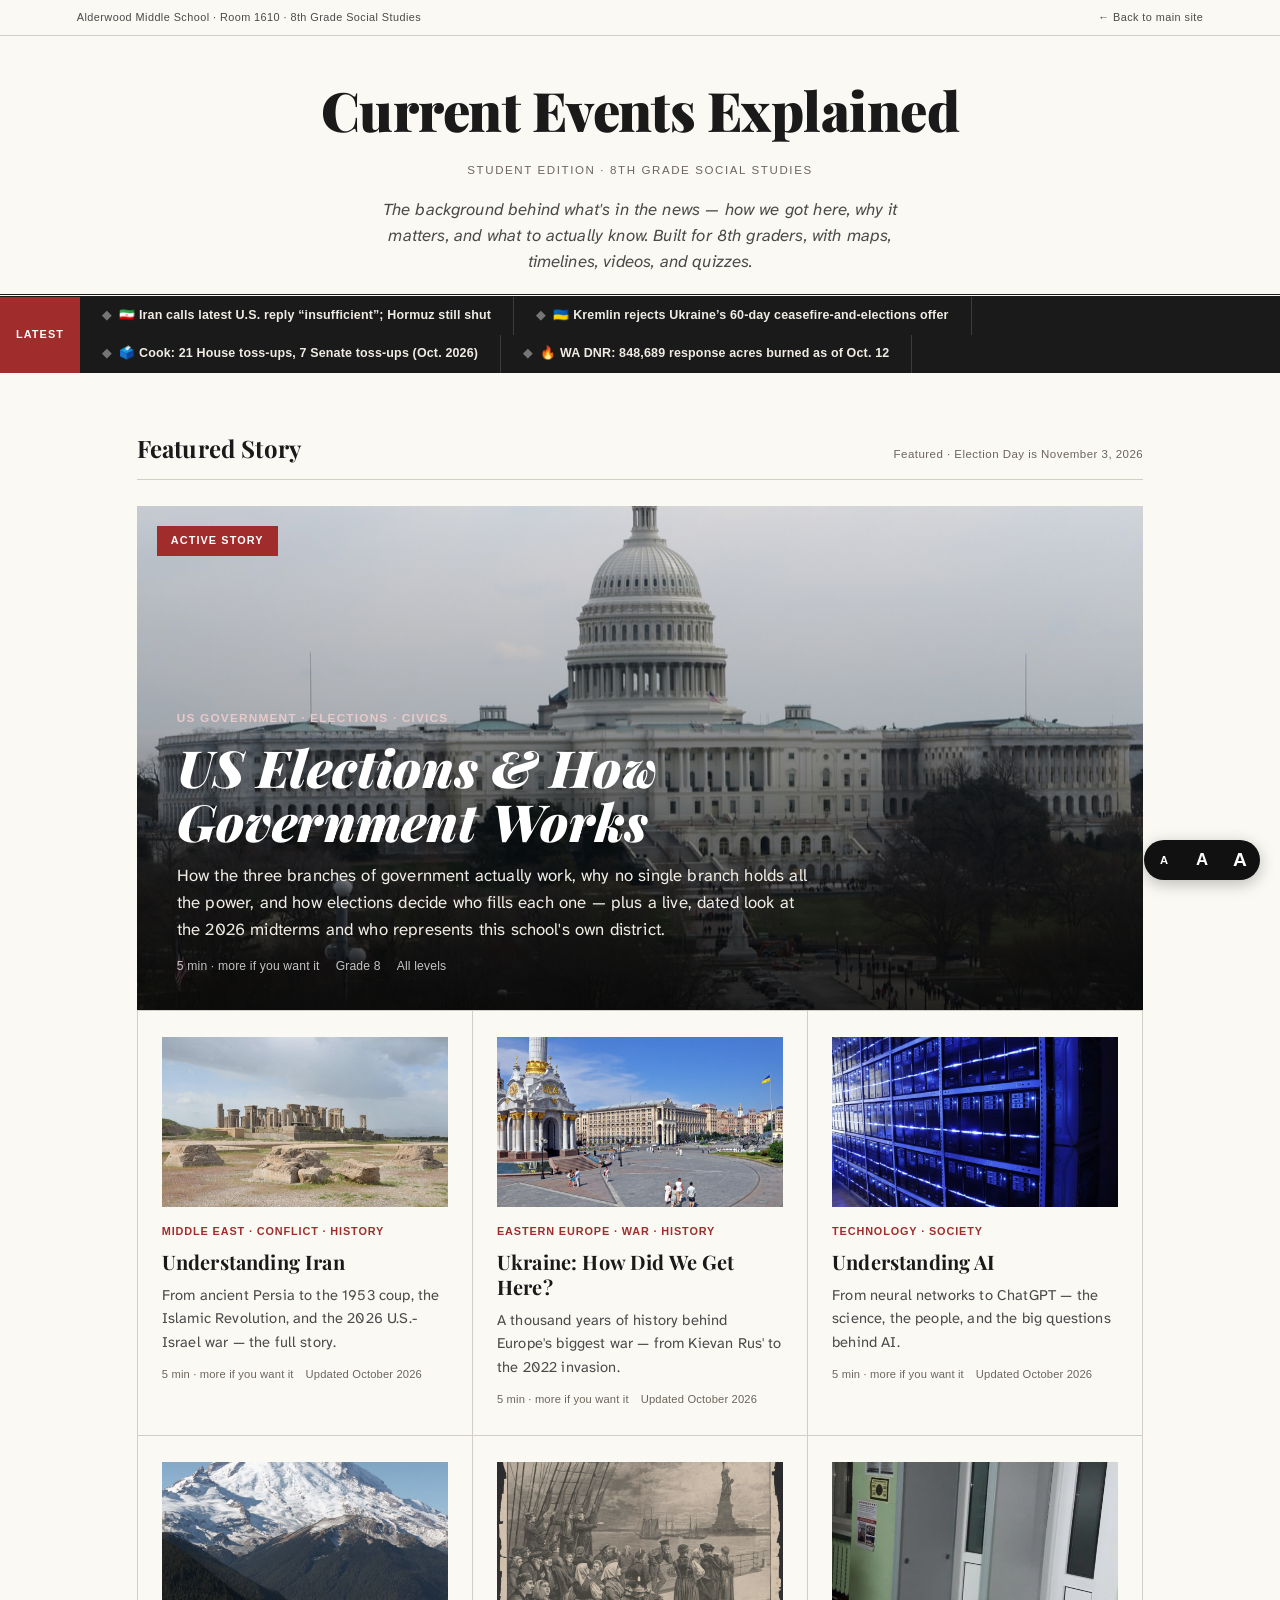
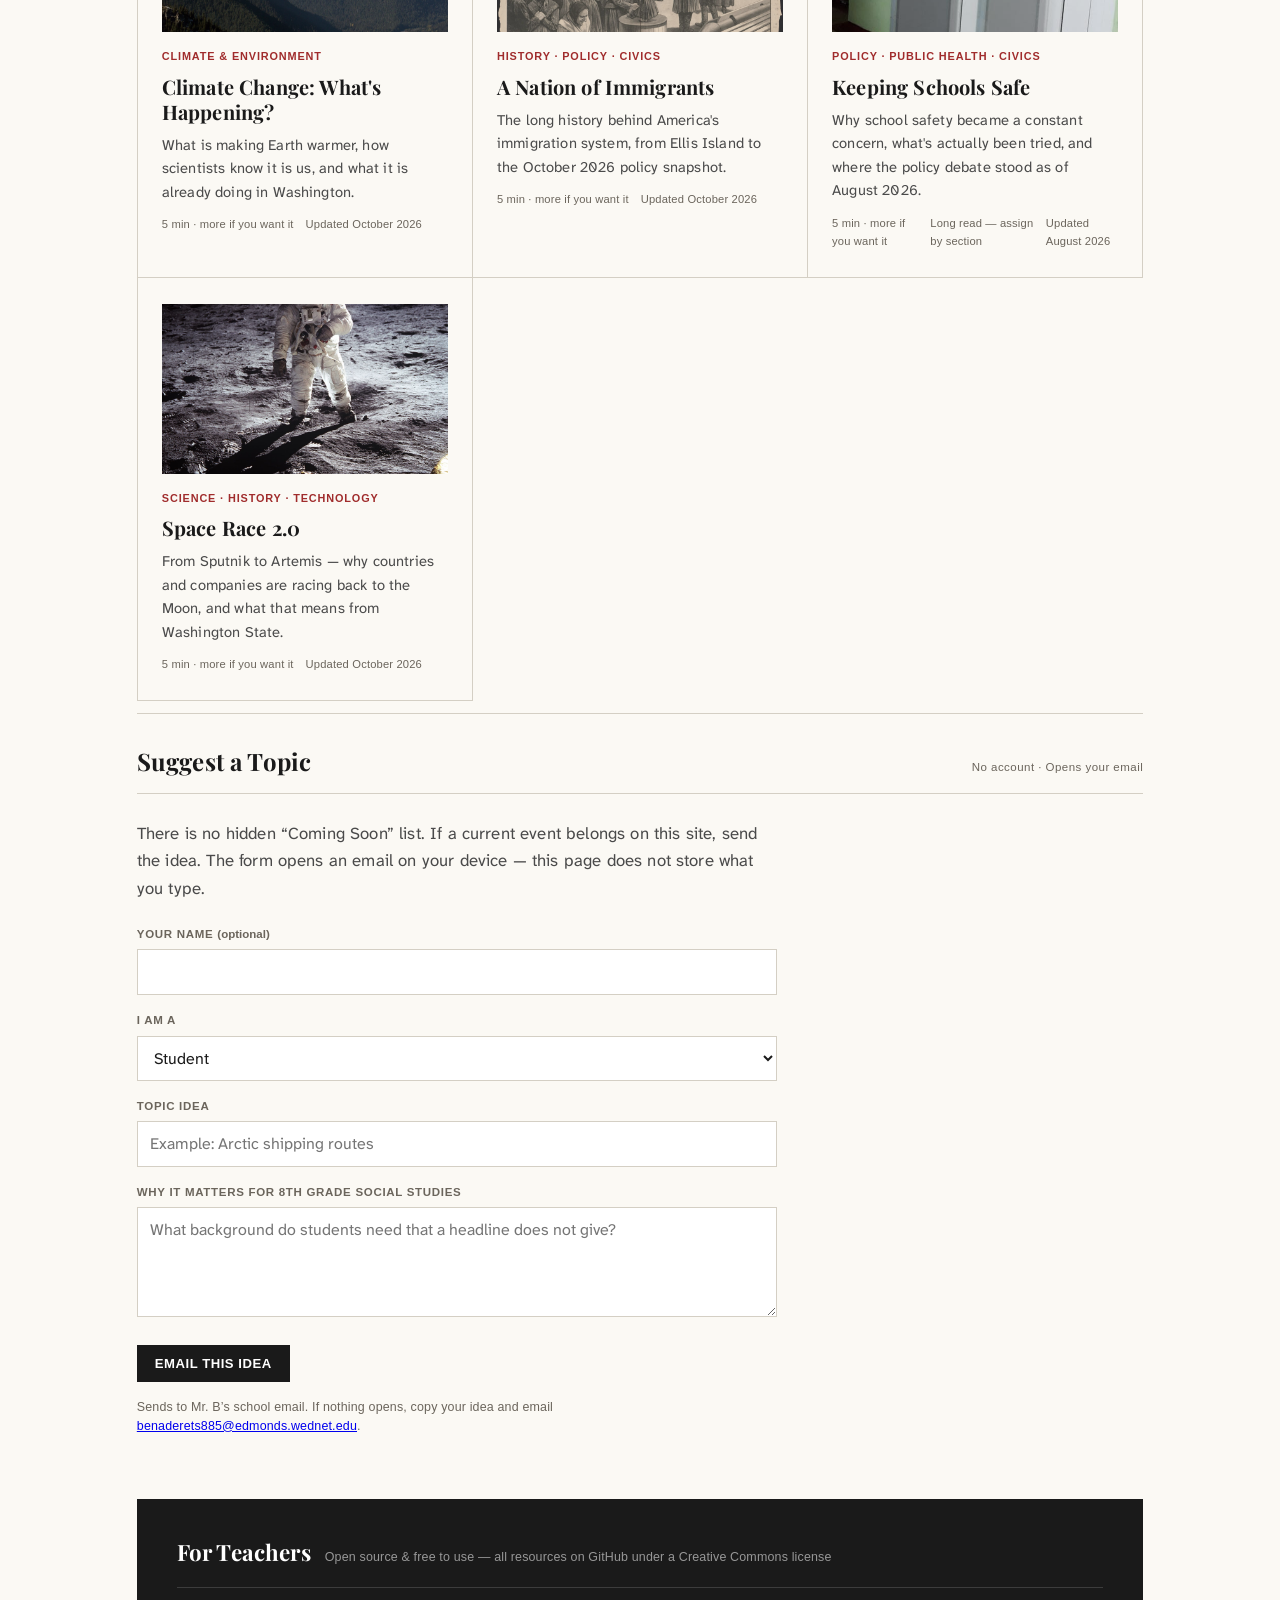
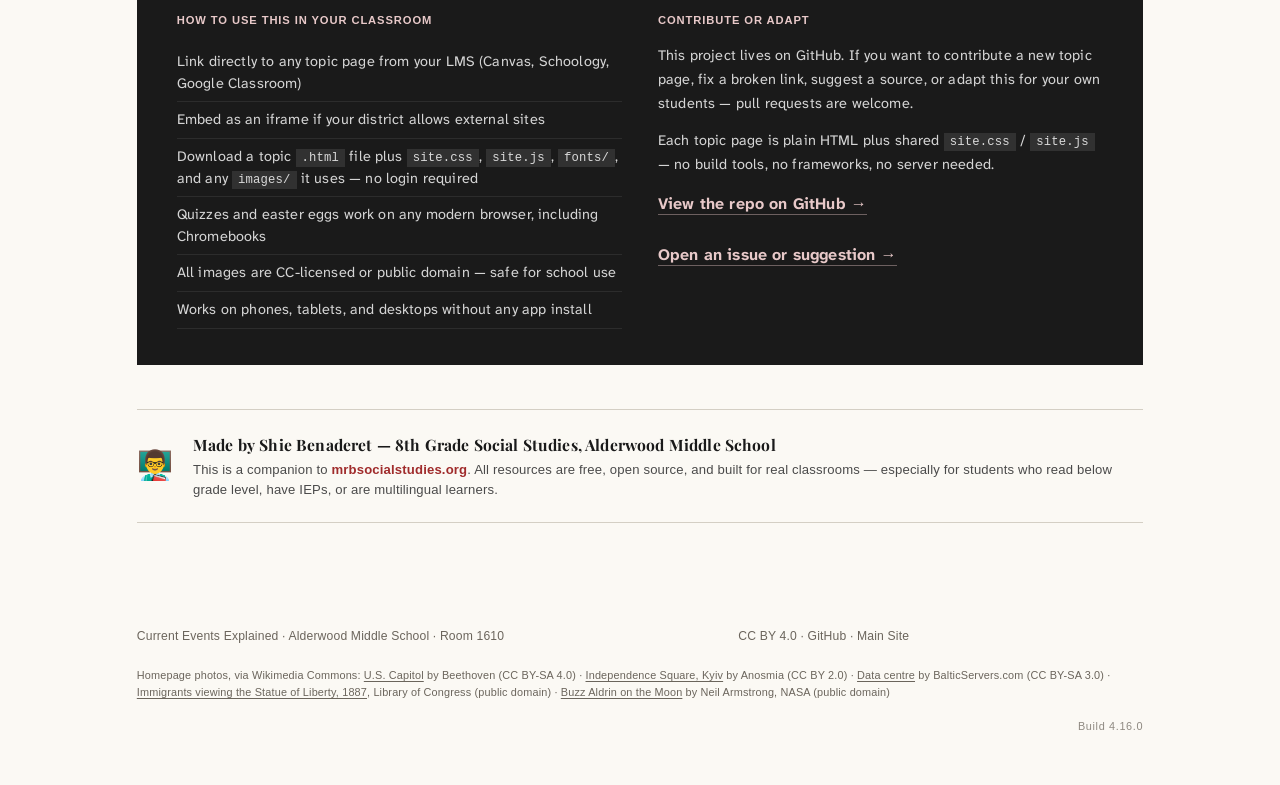
<file: index.html>
<!DOCTYPE html>
<html lang="en">
<head>
<meta charset="UTF-8">
<meta name="viewport" content="width=device-width, initial-scale=1.0">
<title>Current Events Explained — Alderwood Middle School Social Studies</title>
<meta name="description" content="Free, student-friendly explainers on the background behind current events. Made by an 8th grade Social Studies teacher.">
<link rel="preconnect" href="https://fonts.googleapis.com">
<link rel="preconnect" href="https://fonts.gstatic.com" crossorigin>
<link href="https://fonts.googleapis.com/css2?family=Atkinson+Hyperlegible+Next:ital,wght@0,400;0,600;0,700;0,800;1,400;1,600&family=Playfair+Display:ital,wght@0,700;0,900;1,700&display=swap" rel="stylesheet">
<style>
*{box-sizing:border-box;margin:0;padding:0}
html{scroll-behavior:smooth}
:root{
  --paper:#fbf9f4; --paper-warm:#f5f1e8;
  --ink:#1a1a1a; --ink-light:#4a4a4a; --ink-faint:#6b655c;
  --rule:#d4cfc4; --rule-heavy:#1a1a1a;
  --accent:#a02c2c; --accent-ink:#6b1414; --accent-tint:#f6e9e6;
}
body{font-family:'Atkinson Hyperlegible Next','Atkinson Hyperlegible',-apple-system,Arial,sans-serif;background:var(--paper);color:var(--ink);line-height:1.6;overflow-x:hidden;overflow-wrap:break-word}

/* ══════════════ MASTHEAD ══════════════ */
.masthead-top{
  display:flex;justify-content:space-between;align-items:center;
  padding:9px 6vw;font-family:-apple-system,sans-serif;font-size:.68rem;
  letter-spacing:.04em;color:var(--ink-light);border-bottom:1px solid var(--rule);
}
.masthead-top a{color:var(--ink-light);text-decoration:none;margin-right:16px}
.masthead-top a:last-child{margin-right:0}
.masthead-top a:hover{color:var(--accent)}

.masthead{
  text-align:center;padding:30px 6vw 20px;border-bottom:3px double var(--rule-heavy);
}
.masthead .site-name{
  font-family:'Playfair Display',serif;font-weight:900;font-size:clamp(2rem,5.5vw,3.4rem);
  letter-spacing:-.01em;color:var(--ink);
}
.masthead .tagline{
  font-family:-apple-system,sans-serif;font-size:.72rem;letter-spacing:.14em;text-transform:uppercase;
  color:var(--ink-faint);margin-top:8px;
}
.masthead .subhead{
  font-family:'Atkinson Hyperlegible Next','Atkinson Hyperlegible',-apple-system,Arial,sans-serif;font-style:italic;font-size:1.05rem;
  color:var(--ink-light);max-width:560px;margin:16px auto 0;line-height:1.55;
}

/* ══════════════ TICKER ══════════════ */
.ticker{background:var(--ink);color:#fff;display:flex;align-items:stretch;flex-wrap:wrap}
.ticker-label{
  background:var(--accent);padding:9px 16px;font-family:-apple-system,sans-serif;
  font-size:.68rem;font-weight:800;letter-spacing:.1em;text-transform:uppercase;
  flex-shrink:0;display:flex;align-items:center;gap:6px;white-space:nowrap;
}
.ticker-track{flex:1;display:flex;align-items:center;min-width:0}
.ticker-inner{display:flex;flex-wrap:wrap;align-items:center;gap:0;white-space:normal}
.ticker-item{font-family:-apple-system,sans-serif;font-size:.78rem;font-weight:600;padding:9px 22px;border-right:1px solid rgba(255,255,255,.15);white-space:normal}
.ticker-item a{color:#f0ece4;text-decoration:none}
.ticker-item a:hover{color:#fff;text-decoration:underline}
.ticker-dot{color:rgba(255,255,255,.4);margin-right:8px}

main{max-width:1160px;margin:0 auto;padding:0 6vw 80px}

/* ══════════════ SECTION FLAGS ══════════════ */
.section-flag{
  display:flex;align-items:baseline;gap:14px;margin:56px 0 26px;padding-bottom:12px;
  border-bottom:1px solid var(--rule);
}
.section-flag h2{
  font-family:'Playfair Display',serif;font-weight:700;font-size:1.5rem;
}
.section-flag .flag-note{
  font-family:-apple-system,sans-serif;font-size:.72rem;color:var(--ink-faint);
  letter-spacing:.04em;margin-left:auto;
}

/* ══════════════ FEATURED STORY — the "lead," largest headline on the page ══════════════ */
.lead-story{display:block;text-decoration:none;color:inherit;position:relative}
.lead-photo{position:relative;height:56vh;min-height:340px;overflow:hidden}
.lead-photo img{width:100%;height:100%;object-fit:cover;display:block}
.lead-story:hover .lead-badge,.lead-story:focus-visible .lead-badge{background:var(--accent-ink)}
.lead-story:focus-visible{outline:3px solid var(--accent);outline-offset:3px}
.lead-photo-overlay{
  position:absolute;inset:0;
  background:linear-gradient(180deg,rgba(10,10,10,.05) 0%,rgba(10,10,10,.2) 45%,rgba(8,8,8,.85) 100%);
}
.lead-badge{
  position:absolute;top:20px;left:20px;background:var(--accent);color:#fff;
  font-family:-apple-system,sans-serif;font-size:.68rem;font-weight:800;letter-spacing:.1em;
  text-transform:uppercase;padding:6px 14px;
}
.lead-text{position:absolute;left:0;right:0;bottom:0;padding:32px 40px 34px;max-width:820px}
.lead-kicker{
  font-family:-apple-system,sans-serif;font-size:.74rem;font-weight:800;letter-spacing:.1em;
  text-transform:uppercase;color:#e8c9c9;margin-bottom:12px;
}
.lead-text h3{
  font-family:'Playfair Display',serif;font-weight:900;font-style:italic;
  font-size:clamp(2rem,4.5vw,3.2rem);line-height:1.06;color:#fff;
  text-shadow:0 2px 20px rgba(0,0,0,.35);margin-bottom:14px;
}
.lead-dek{
  font-family:'Atkinson Hyperlegible Next','Atkinson Hyperlegible',-apple-system,Arial,sans-serif;font-size:1.05rem;line-height:1.6;
  color:#f0ece4;margin-bottom:14px;max-width:640px;
}
.lead-meta{
  font-family:-apple-system,sans-serif;font-size:.76rem;color:rgba(255,255,255,.75);
  display:flex;gap:16px;flex-wrap:wrap;
}

/* ══════════════ SECOND TIER — medium blocks, flexible wrap ══════════════ */
.tier-two{display:grid;grid-template-columns:repeat(auto-fit,minmax(260px,1fr));gap:0;border-top:1px solid var(--rule);border-left:1px solid var(--rule)}
.tier-card{
  display:block;text-decoration:none;color:inherit;padding:26px 24px;
  border-right:1px solid var(--rule);border-bottom:1px solid var(--rule);
}
.tier-photo{height:170px;overflow:hidden;margin-bottom:16px}
.tier-photo img{width:100%;height:100%;object-fit:cover;display:block;filter:grayscale(15%);transition:filter .2s}
.tier-card:hover .tier-photo img{filter:grayscale(0)}
.tier-kicker{
  font-family:-apple-system,sans-serif;font-size:.68rem;font-weight:800;letter-spacing:.08em;
  text-transform:uppercase;color:var(--accent);margin-bottom:8px;
}
.tier-card h3{
  font-family:'Playfair Display',serif;font-weight:700;font-size:1.25rem;line-height:1.25;
  margin-bottom:10px;
}
.tier-card p{font-size:.92rem;line-height:1.6;color:var(--ink-light);margin-bottom:12px}
.tier-meta{font-family:-apple-system,sans-serif;font-size:.7rem;color:var(--ink-faint);display:flex;gap:12px}
@media (max-width:860px){
  .tier-two{grid-template-columns:1fr;border-left:none}
  .tier-card{border-right:none}
}

/* ══════════════ SUGGEST A TOPIC ══════════════ */
.suggest-block{margin-top:12px;padding:28px 0 8px;border-top:1px solid var(--rule)}
.suggest-lede{font-size:1.05rem;line-height:1.65;color:var(--ink-light);max-width:640px;margin:0 0 22px}
.suggest-form{display:grid;gap:16px;max-width:640px}
.suggest-form label{display:block;font-family:-apple-system,sans-serif;font-size:.72rem;font-weight:800;letter-spacing:.06em;text-transform:uppercase;color:var(--ink-faint);margin-bottom:6px}
.suggest-form input,.suggest-form select,.suggest-form textarea{
  width:100%;padding:10px 12px;border:1px solid var(--rule);background:#fff;color:var(--ink);
  font-family:'Atkinson Hyperlegible Next','Atkinson Hyperlegible',-apple-system,Arial,sans-serif;font-size:1rem;line-height:1.5;
}
.suggest-form textarea{min-height:110px;resize:vertical}
.suggest-form input:focus,.suggest-form select:focus,.suggest-form textarea:focus{
  outline:2px solid var(--accent);outline-offset:2px;border-color:var(--accent);
}
.suggest-actions{display:flex;flex-wrap:wrap;gap:12px;align-items:center;margin-top:4px}
.suggest-form button{
  background:var(--ink);color:#fff;border:none;padding:11px 18px;
  font-family:-apple-system,sans-serif;font-size:.82rem;font-weight:800;letter-spacing:.04em;
  text-transform:uppercase;cursor:pointer;
}
.suggest-form button:hover{background:var(--accent)}
.suggest-note{font-family:-apple-system,sans-serif;font-size:.78rem;color:var(--ink-faint);line-height:1.5;margin:0}
.suggest-status[hidden]{display:none}
.suggest-status{font-family:-apple-system,sans-serif;font-size:.86rem;color:var(--ink-light);line-height:1.55;margin:0}

/* ══════════════ TEACHER SECTION ══════════════ */
.teacher{margin-top:56px;padding:36px 40px;background:var(--ink);color:#f0ece4}
.teacher-head{display:flex;align-items:baseline;gap:14px;margin-bottom:24px;padding-bottom:16px;border-bottom:1px solid rgba(255,255,255,.15)}
.teacher-head h2{font-family:'Playfair Display',serif;font-weight:700;font-size:1.4rem;color:#fff}
.teacher-head p{font-family:-apple-system,sans-serif;font-size:.78rem;color:rgba(255,255,255,.55)}
.teacher-grid{display:grid;grid-template-columns:1fr 1fr;gap:36px}
.teacher-col h4{
  font-family:-apple-system,sans-serif;font-size:.7rem;font-weight:800;letter-spacing:.08em;
  text-transform:uppercase;color:#e8c9c9;margin-bottom:14px;
}
.teacher-col ul{list-style:none}
.teacher-col li{font-size:.9rem;color:rgba(255,255,255,.82);padding:7px 0;border-bottom:1px solid rgba(255,255,255,.08);line-height:1.5}
.teacher-col p{font-size:.9rem;color:rgba(255,255,255,.82);line-height:1.65;margin-bottom:14px}
.teacher-col a{color:#e8c9c9;font-weight:700;text-decoration:none;border-bottom:1px solid rgba(232,201,201,.4)}
.teacher-col a:hover{color:#fff;border-color:#fff}
.teacher-col code{background:rgba(255,255,255,.1);padding:2px 6px;font-family:monospace;font-size:.85em}
@media (max-width:760px){.teacher-grid{grid-template-columns:1fr}}

/* ══════════════ ABOUT / FOOTER ══════════════ */
.about{
  margin-top:44px;padding:22px 0;border-top:1px solid var(--rule);border-bottom:1px solid var(--rule);
  display:flex;align-items:center;gap:20px;
}
.about .avatar{font-size:1.8rem;flex-shrink:0}
.about h4{font-family:'Playfair Display',serif;font-weight:700;font-size:.98rem;margin-bottom:3px}
.about p{font-family:-apple-system,sans-serif;font-size:.82rem;color:var(--ink-light);line-height:1.55}
.about a{color:var(--accent);text-decoration:none;font-weight:700}

footer{
  max-width:1160px;margin:0 auto;padding:24px 6vw 50px;
  display:flex;justify-content:space-between;flex-wrap:wrap;gap:10px;
  font-family:-apple-system,sans-serif;font-size:.76rem;color:var(--ink-faint);
}
footer a{color:var(--ink-faint);text-decoration:none}
footer a:hover{color:var(--accent)}

</style>
<link rel="stylesheet" href="site.css?v=4.16.0">
</head>
<body>
<a class="skip-link" href="#main-content">Skip to main content</a>


<div class="masthead-top">
  <span>Alderwood Middle School · Room 1610 · 8th Grade Social Studies</span>
  <a href="https://mrbsocialstudies.org" target="_blank">← Back to main site</a>
</div>

<div class="masthead">
  <div class="site-name">Current Events Explained</div>
  <div class="tagline">Student Edition · 8th Grade Social Studies</div>
  <p class="subhead">The background behind what's in the news — how we got here, why it matters, and what to actually know. Built for 8th graders, with maps, timelines, videos, and quizzes.</p>
</div>

<div class="ticker">
  <div class="ticker-label">Latest</div>
  <div class="ticker-track"><div class="ticker-inner" id="tickerInner"></div></div>
</div>

<main id="main-content" tabindex="-1">

  <!-- ═══════════ LEAD STORY (largest headline on the page) ═══════════ -->
  <div class="section-flag" id="topics">
    <h2>Featured Story</h2>
    <span class="flag-note">Featured · <span class="days-until" data-until="2026-11-03">Election Day is November 3, 2026</span></span>
  </div>

  <a href="us-elections.html" class="lead-story" data-parts="9">
    <div class="lead-photo">
      <img src="images/capitol-featured.jpg" alt="The U.S. Capitol building's west front, Washington, D.C." onerror="this.style.background='linear-gradient(135deg,#2e3d49,#1a2a4a)'" loading="lazy" decoding="async">
      <div class="lead-photo-overlay"></div>
      <div class="lead-badge">Active Story</div>
      <div class="lead-text">
        <div class="lead-kicker">US Government · Elections · Civics</div>
        <h3>US Elections &amp; How Government Works</h3>
        <p class="lead-dek">How the three branches of government actually work, why no single branch holds all the power, and how elections decide who fills each one — plus a live, dated look at the 2026 midterms and who represents this school's own district.</p>
        <div class="lead-meta">
          <span>5 min · more if you want it</span>
          <span>Grade 8</span>
          <span>All levels</span>
        </div>
      </div>
    </div>
  </a>

  <!-- ═══════════ SECOND TIER: live topics ═══════════ -->
  <div class="tier-two">
    <a href="iran.html" class="tier-card" data-parts="10">
      <div class="tier-photo"><img src="images/persepolis.jpg" alt="Persepolis ruins, Iran" onerror="this.parentElement.style.background='linear-gradient(135deg,#a02c2c,#6b1414)'" loading="lazy" decoding="async"></div>
      <div class="tier-kicker">Middle East · Conflict · History</div>
      <h3>Understanding Iran</h3>
      <p>From ancient Persia to the 1953 coup, the Islamic Revolution, and the 2026 U.S.-Israel war — the full story.</p>
      <div class="tier-meta"><span>5 min · more if you want it</span><span>Updated October 2026</span></div>
    </a>
    <a href="ukraine.html" class="tier-card" data-parts="12">
      <div class="tier-photo"><img src="images/ukraine-card.jpg" alt="Independence Square, Kyiv, Ukraine" onerror="this.parentElement.style.background='linear-gradient(135deg,#1a1a2e,#16213e)'" loading="lazy" decoding="async"></div>
      <div class="tier-kicker">Eastern Europe · War · History</div>
      <h3>Ukraine: How Did We Get Here?</h3>
      <p>A thousand years of history behind Europe's biggest war — from Kievan Rus' to the 2022 invasion.</p>
      <div class="tier-meta"><span>5 min · more if you want it</span><span>Updated October 2026</span></div>
    </a>
    <a href="ai.html" class="tier-card" data-parts="13">
      <div class="tier-photo"><img src="images/ai-card.jpg" alt="Rows of servers in a data centre — the kind of computer room AI systems run in" onerror="this.parentElement.style.background='linear-gradient(135deg,#0f172a,#1e1b4b)'" loading="lazy" decoding="async"></div>
      <div class="tier-kicker">Technology · Society</div>
      <h3>Understanding AI</h3>
      <p>From neural networks to ChatGPT — the science, the people, and the big questions behind AI.</p>
      <div class="tier-meta"><span>5 min · more if you want it</span><span>Updated October 2026</span></div>
    </a>
    <a href="climate-change.html" class="tier-card" data-parts="10">
      <div class="tier-photo"><img src="images/mount-rainier-glaciers.jpg" alt="The glaciers of Mount Rainier, Washington" onerror="this.parentElement.style.background='linear-gradient(135deg,#2e3d49,#0d2430)'" loading="lazy" decoding="async"></div>
      <div class="tier-kicker">Climate &amp; Environment</div>
      <h3>Climate Change: What's Happening?</h3>
      <p>What is making Earth warmer, how scientists know it is us, and what it is already doing in Washington.</p>
      <div class="tier-meta"><span>5 min · more if you want it</span><span>Updated October 2026</span></div>
    </a>
    <a href="immigration.html" class="tier-card" data-parts="11">
      <div class="tier-photo"><img src="images/immigrants-statue-of-liberty-1887.jpg" alt="Immigrants on the steerage deck view the Statue of Liberty, 1887" onerror="this.parentElement.style.background='linear-gradient(135deg,#3a2f1e,#1a2a4a)'" loading="lazy" decoding="async"></div>
      <div class="tier-kicker">History · Policy · Civics</div>
      <h3>A Nation of Immigrants</h3>
      <p>The long history behind America's immigration system, from Ellis Island to the October 2026 policy snapshot.</p>
      <div class="tier-meta"><span>5 min · more if you want it</span><span>Updated October 2026</span></div>
    </a>
    <a href="gun-violence.html" class="tier-card" data-parts="11">
      <div class="tier-photo"><img src="images/school-metal-detector.jpg" alt="A walk-through metal detector installed at a school entrance" onerror="this.parentElement.style.background='linear-gradient(135deg,#3a4048,#1a1a1a)'" loading="lazy" decoding="async"></div>
      <div class="tier-kicker">Policy · Public Health · Civics</div>
      <h3>Keeping Schools Safe</h3>
      <p>Why school safety became a constant concern, what's actually been tried, and where the policy debate stood as of August 2026.</p>
      <div class="tier-meta"><span>5 min · more if you want it</span><span>Long read — assign by section</span><span>Updated August 2026</span></div>
    </a>
    <a href="space-race.html" class="tier-card" data-parts="9">
      <div class="tier-photo"><img src="images/space-race-card.jpg" alt="Buzz Aldrin on the Moon during Apollo 11" onerror="this.parentElement.style.background='linear-gradient(135deg,#1a1a2e,#4a3c28)'" loading="lazy" decoding="async"></div>
      <div class="tier-kicker">Science · History · Technology</div>
      <h3>Space Race 2.0</h3>
      <p>From Sputnik to Artemis — why countries and companies are racing back to the Moon, and what that means from Washington State.</p>
      <div class="tier-meta"><span>5 min · more if you want it</span><span>Updated October 2026</span></div>
    </a>
  </div>

  <section class="suggest-block" id="suggest" aria-labelledby="suggest-heading">
    <div class="section-flag" style="margin-top:0">
      <h2 id="suggest-heading">Suggest a Topic</h2>
      <span class="flag-note">No account · Opens your email</span>
    </div>
    <p class="suggest-lede">There is no hidden “Coming Soon” list. If a current event belongs on this site, send the idea. The form opens an email on your device — this page does not store what you type.</p>
    <form id="suggest-form" class="suggest-form">
      <div>
        <label for="suggest-name">Your name <span style="font-weight:600;letter-spacing:0;text-transform:none;color:var(--ink-faint)">(optional)</span></label>
        <input id="suggest-name" name="sname" type="text" autocomplete="name" maxlength="80">
      </div>
      <div>
        <label for="suggest-role">I am a</label>
        <select id="suggest-role" name="role">
          <option value="student">Student</option>
          <option value="teacher">Teacher</option>
          <option value="parent">Parent / family</option>
          <option value="other">Other</option>
        </select>
      </div>
      <div>
        <label for="suggest-topic">Topic idea</label>
        <input id="suggest-topic" name="topic" type="text" required maxlength="120" placeholder="Example: Arctic shipping routes">
      </div>
      <div>
        <label for="suggest-why">Why it matters for 8th grade Social Studies</label>
        <textarea id="suggest-why" name="why" required maxlength="800" placeholder="What background do students need that a headline does not give?"></textarea>
      </div>
      <div class="suggest-actions">
        <button type="submit">Email this idea</button>
      </div>
      <p class="suggest-note">Sends to Mr. B’s school email. If nothing opens, copy your idea and email <a href="mailto:benaderets885@edmonds.wednet.edu?subject=Current%20Events%20Explained%20%E2%80%94%20Topic%20Suggestion">benaderets885@edmonds.wednet.edu</a>.</p>
      <p class="suggest-status" id="suggest-status" hidden role="status"></p>
    </form>
  </section>

  <!-- ═══════════ TEACHER SECTION ═══════════ -->
  <div class="teacher" id="teachers">
    <div class="teacher-head">
      <h2>For Teachers</h2>
      <p>Open source &amp; free to use — all resources on GitHub under a Creative Commons license</p>
    </div>
    <div class="teacher-grid">
      <div class="teacher-col">
        <h4>How to Use This in Your Classroom</h4>
        <ul>
          <li>Link directly to any topic page from your LMS (Canvas, Schoology, Google Classroom)</li>
          <li>Embed as an iframe if your district allows external sites</li>
          <li>Download a topic <code>.html</code> file plus <code>site.css</code>, <code>site.js</code>, <code>fonts/</code>, and any <code>images/</code> it uses — no login required</li>
          <li>Quizzes and easter eggs work on any modern browser, including Chromebooks</li>
          <li>All images are CC-licensed or public domain — safe for school use</li>
          <li>Works on phones, tablets, and desktops without any app install</li>
        </ul>
      </div>
      <div class="teacher-col">
        <h4>Contribute or Adapt</h4>
        <p>This project lives on GitHub. If you want to contribute a new topic page, fix a broken link, suggest a source, or adapt this for your own students — pull requests are welcome.</p>
        <p>Each topic page is plain HTML plus shared <code>site.css</code> / <code>site.js</code> — no build tools, no frameworks, no server needed.</p>
        <a href="https://github.com/shiebenaderet/current-events" target="_blank">View the repo on GitHub →</a><br><br>
        <a href="https://github.com/shiebenaderet/current-events/issues/new" target="_blank">Open an issue or suggestion →</a>
      </div>
    </div>
  </div>

  <!-- ═══════════ ABOUT ═══════════ -->
  <div class="about">
    <span class="avatar">👨‍🏫</span>
    <div>
      <h4>Made by Shie Benaderet — 8th Grade Social Studies, Alderwood Middle School</h4>
      <p>This is a companion to <a href="https://mrbsocialstudies.org" target="_blank">mrbsocialstudies.org</a>. All resources are free, open source, and built for real classrooms — especially for students who read below grade level, have IEPs, or are multilingual learners.</p>
    </div>
  </div>

</main>

<footer>
  <span>Current Events Explained · Alderwood Middle School · Room 1610</span>
  <span>
    <a href="https://creativecommons.org/licenses/by/4.0/" target="_blank">CC BY 4.0</a> ·
    <a href="https://github.com/shiebenaderet/current-events" target="_blank">GitHub</a> ·
    <a href="https://mrbsocialstudies.org" target="_blank">Main Site</a>
  </span>
<br><span class="img-credit">Homepage photos, via Wikimedia Commons:
        <a href="https://commons.wikimedia.org/wiki/File:2018-03-25_%E2%80%93_United_States_Capitol_West_Front,_viewed_from_the_Newseum_terrace_%E2%80%93_Washington,_D.C.,_United_States.jpg" target="_blank">U.S. Capitol</a> by Beethoven (CC BY-SA 4.0) ·
        <a href="https://commons.wikimedia.org/wiki/File:Kiev%27s_Independence_Square.jpg" target="_blank">Independence Square, Kyiv</a> by Anosmia (CC BY 2.0) ·
        <a href="https://commons.wikimedia.org/wiki/File:BalticServers_data_center.jpg" target="_blank">Data centre</a> by BalticServers.com (CC BY-SA 3.0) ·
        <a href="https://commons.wikimedia.org/wiki/File:New_York_-_Welcome_to_the_land_of_freedom_-_An_ocean_steamer_passing_the_Statue_of_Liberty-_Scene_on_the_steerage_deck_-_from_a_sketch_by_a_staff_artist._LCCN97502086.jpg" target="_blank">Immigrants viewing the Statue of Liberty, 1887</a>, Library of Congress (public domain) ·
        <a href="https://commons.wikimedia.org/wiki/File:Aldrin_Apollo_11_original.jpg" target="_blank">Buzz Aldrin on the Moon</a> by Neil Armstrong, NASA (public domain)</span>
      <br><span class="build-version">Build 4.16.0</span></footer>

<script>
const headlines = [
  {text:'🇮🇷 Iran calls latest U.S. reply “insufficient”; Hormuz still shut', href:'iran.html'},
  {text:'🇺🇦 Kremlin rejects Ukraine’s 60-day ceasefire-and-elections offer', href:'ukraine.html#now'},
  {text:'🗳️ Cook: 21 House toss-ups, 7 Senate toss-ups (Oct. 2026)', href:'us-elections.html'},
  {text:'🔥 WA DNR: 848,689 response acres burned as of Oct. 12', href:'climate-change.html'},
];
/* A headline carrying `until` counts down instead of stating a typed number.
   This ticker previously read "68 days until Election Day", which was true
   the day it was written and wrong every day after -- the same decay the
   elections page itself had. The date is the only thing stored; the count is
   derived. If the date has passed, the plain `text` is used, which stays
   true forever. */
function tickerText(h) {
  if (!h.until) return h.text;
  const p = h.until.split('-');
  // Local midnight, not UTC: new Date('2026-11-03') parses as UTC and lands
  // a day early for every reader west of Greenwich, which is all of them.
  const target = new Date(+p[0], +p[1] - 1, +p[2]);
  const now = new Date();
  const today = new Date(now.getFullYear(), now.getMonth(), now.getDate());
  const days = Math.round((target - today) / 86400000);
  if (days > 1) return `${h.prefix}${days} days${h.suffix}`;
  if (days === 1) return `${h.prefix}1 day${h.suffix}`;
  return h.text;
}

// Four, not every one. This strip is a freshness signal, not a second
// navigation — the cards below already name every topic. (It used to
// render the list twice: the doubling existed only so the scrolling
// animation could loop without a visible seam, and the scrolling is gone.)
const all = headlines.slice(0, 4);
const inner = document.getElementById('tickerInner');
all.forEach(h => {
  const s = document.createElement('span');
  s.className = 'ticker-item';
  const dot = document.createElement('span');
  dot.className = 'ticker-dot';
  dot.textContent = '◆';
  const a = document.createElement('a');
  a.href = h.href;
  a.textContent = tickerText(h);
  s.appendChild(dot);
  s.appendChild(a);
  inner.appendChild(s);
});
</script>

<div class="a11y-controls">
  <div class="text-size-controls">
    <button class="ts-small" onclick="setTextSize('normal')" title="Normal text size" aria-label="Normal text size">A</button>
    <button class="ts-large" onclick="setTextSize('lg')" title="Larger text" aria-label="Larger text">A</button>
    <button class="ts-large" style="font-size:1.2rem" onclick="setTextSize('xl')" title="Largest text" aria-label="Largest text">A</button>
  </div>
</div>

<script src="site.js?v=4.16.0"></script>
</body>
</html>
</file>
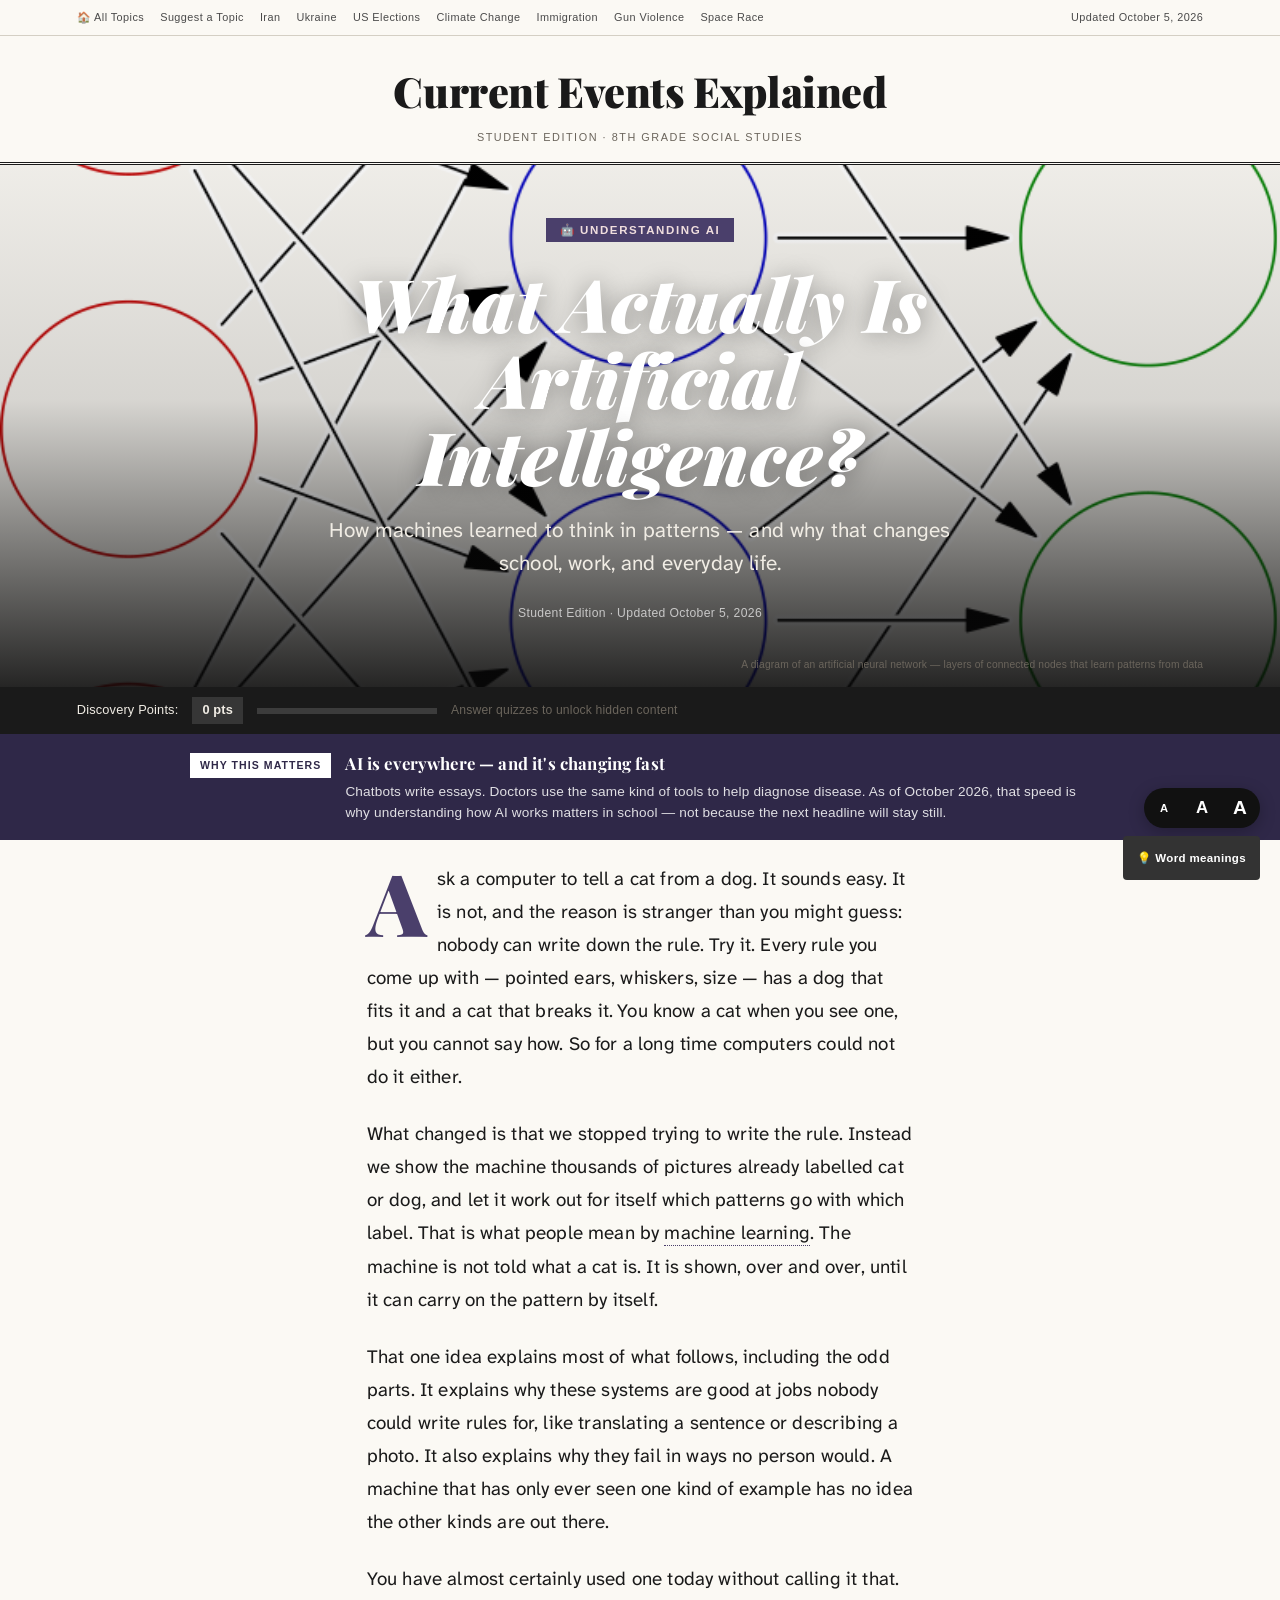
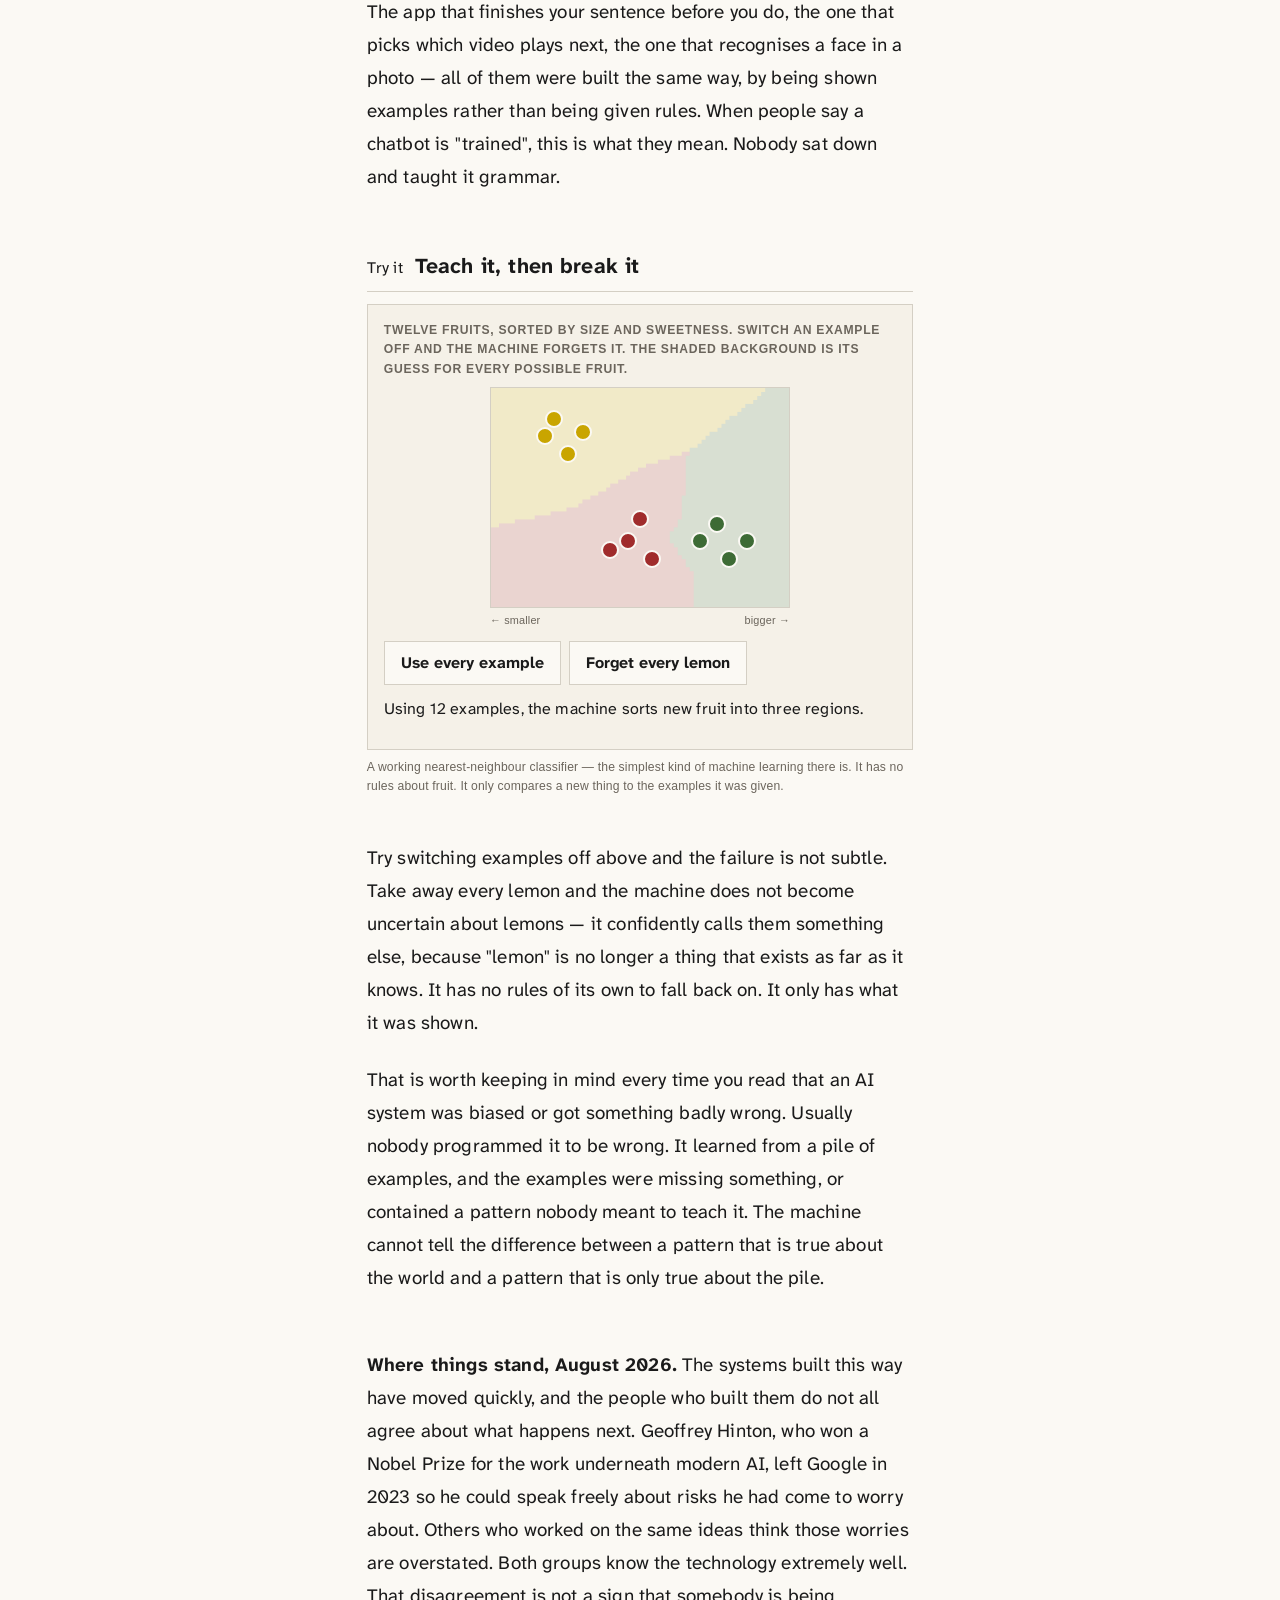
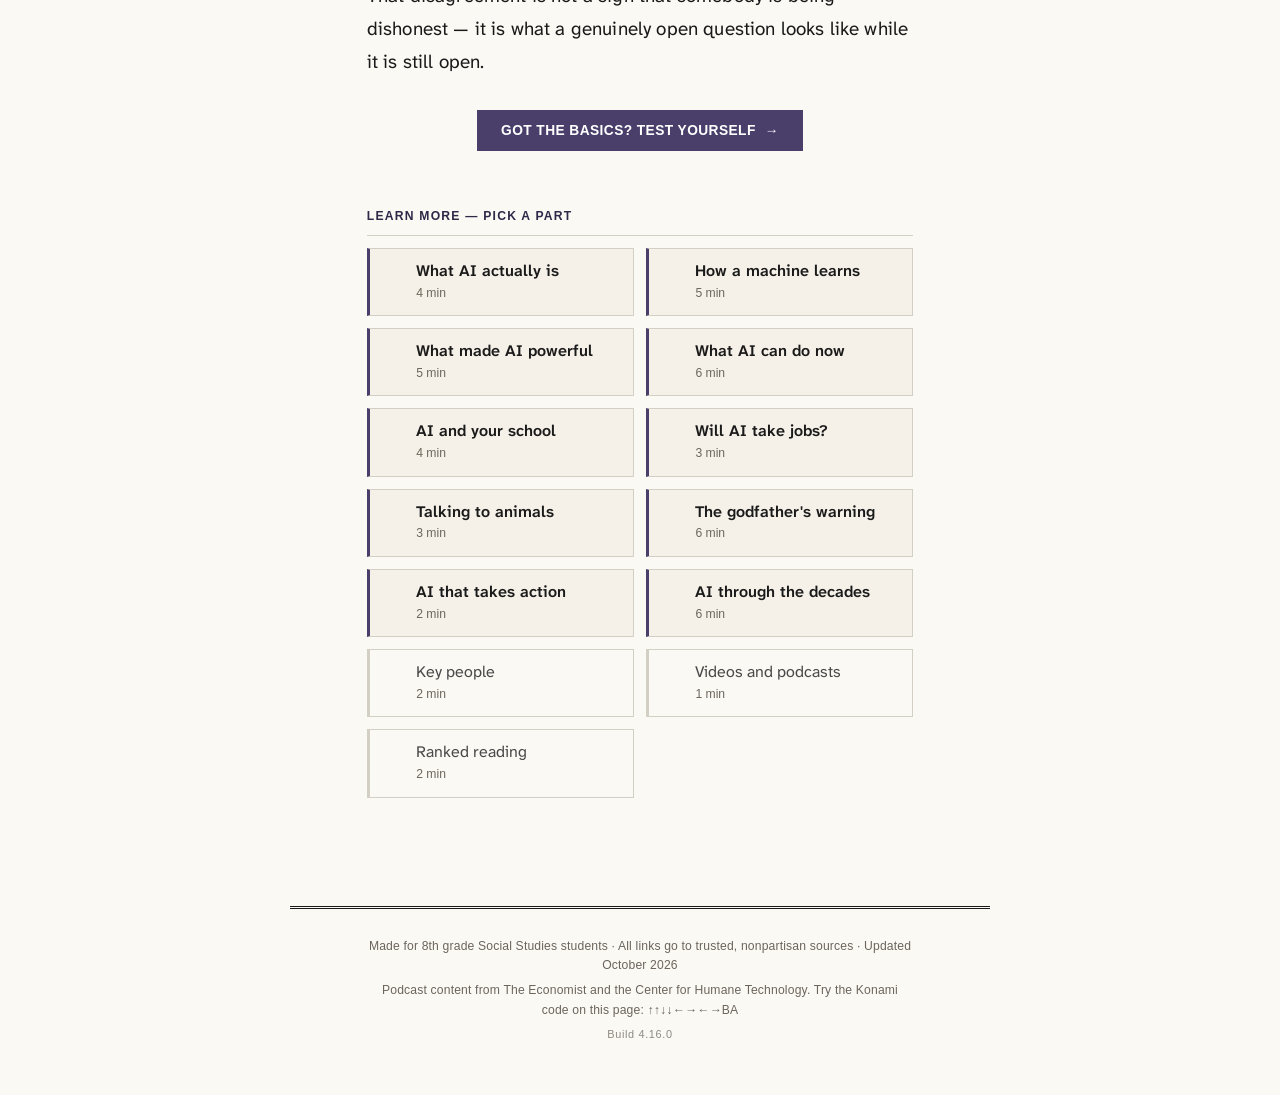
<file: ai.html>
<!DOCTYPE html>
<html lang="en">
<head>
<meta charset="UTF-8">
<meta name="viewport" content="width=device-width, initial-scale=1.0">
<title>Understanding AI: How It Works and Why It Matters – Student Resource</title>
<meta name="description" content="Free, student-friendly explainer on artificial intelligence — how neural networks learn, why AI took off, and what it means for school and society. Made by an 8th grade Social Studies teacher.">
<link rel="preconnect" href="https://fonts.googleapis.com">
<link rel="preconnect" href="https://fonts.gstatic.com" crossorigin>
<link href="https://fonts.googleapis.com/css2?family=Atkinson+Hyperlegible+Next:ital,wght@0,400;0,600;0,700;0,800;1,400;1,600&family=Playfair+Display:ital,wght@0,700;0,900;1,700&display=swap" rel="stylesheet">
<style>
*{box-sizing:border-box;margin:0;padding:0}
html{scroll-behavior:smooth}
:root{
  --paper:#fbf9f4; --paper-warm:#f5f1e8;
  --ink:#1a1a1a; --ink-light:#4a4a4a; --ink-faint:#6b655c;
  --rule:#d4cfc4; --rule-heavy:#1a1a1a;
  --accent:#4a3f6b; --accent-ink:#2f2848; --accent-tint:#eeeaf4;
}
body{font-family:'Atkinson Hyperlegible Next','Atkinson Hyperlegible',-apple-system,Arial,sans-serif;background:var(--paper);color:var(--ink);line-height:1.6;overflow-x:hidden;overflow-wrap:break-word}

/* ══ MASTHEAD (site-wide system) ══ */
.masthead-top{display:flex;justify-content:space-between;align-items:center;padding:9px 6vw;font-family:-apple-system,sans-serif;font-size:.68rem;letter-spacing:.04em;color:var(--ink-light);border-bottom:1px solid var(--rule)}
.masthead-top a{color:var(--ink-light);text-decoration:none;margin-right:16px}
.masthead-top a:last-child{margin-right:0}
.masthead-top a:hover{color:var(--accent)}

.masthead-top{flex-wrap:wrap;gap:6px}
.masthead-top .date{font-variant-numeric:tabular-nums}
.masthead{
  text-align:center;padding:22px 6vw 16px;border-bottom:3px double var(--rule-heavy);
}
.masthead .site-name{
  font-family:'Playfair Display',serif;font-weight:900;font-size:clamp(1.8rem,4.5vw,2.6rem);
  letter-spacing:-.01em;color:var(--ink);text-decoration:none;
}
.masthead .tagline{
  font-family:-apple-system,sans-serif;font-size:.68rem;letter-spacing:.14em;text-transform:uppercase;
  color:var(--ink-faint);margin-top:4px;
}

/* ══ ARTICLE HERO ══ */
.article-hero{position:relative;min-height:58vh;display:flex;align-items:flex-end;overflow:hidden}
.article-hero-bg{position:absolute;inset:0;z-index:0;background:linear-gradient(180deg,rgba(10,10,10,.05) 0%,rgba(10,10,10,.15) 45%,rgba(8,8,8,.88) 100%),url('images/neural-network.jpg') center 50%/cover no-repeat}
.article-hero-inner{position:relative;z-index:1;max-width:900px;margin:0 auto;padding:0 6vw 64px;text-align:center}
.article-hero .kicker{display:inline-block;font-family:-apple-system,sans-serif;font-size:.72rem;font-weight:800;letter-spacing:.14em;text-transform:uppercase;color:#f0dede;background:var(--accent);padding:5px 14px;margin-bottom:22px;cursor:pointer;border:none}
.article-hero h1{font-family:'Playfair Display',serif;font-weight:900;font-style:italic;font-size:clamp(2.6rem,6.5vw,4.6rem);line-height:1.04;color:#fff;text-shadow:0 2px 24px rgba(0,0,0,.35);margin-bottom:22px}
.article-hero .dek{font-family:'Atkinson Hyperlegible Next','Atkinson Hyperlegible',-apple-system,Arial,sans-serif;font-size:clamp(1.05rem,2vw,1.3rem);line-height:1.55;color:#f0ece4;max-width:640px;margin:0 auto 24px}
.article-hero .byline{font-family:-apple-system,sans-serif;font-size:.76rem;color:rgba(255,255,255,.68);letter-spacing:.03em}
.hero-credit{position:absolute;bottom:14px;right:6vw;z-index:1;font-family:-apple-system,sans-serif;font-size:.64rem;color:var(--ink-faint);text-align:right}
.hero-credit a{color:inherit}

/* ══ POINTS BAR ══ */
.points-bar{display:flex;align-items:center;gap:14px;padding:10px 6vw;background:var(--ink);color:#f0ece4;font-family:-apple-system,sans-serif;font-size:.8rem;flex-wrap:wrap}
.points-display{background:rgba(255,255,255,.12);padding:3px 10px;font-weight:800}
.progress-wrap{width:180px;height:6px;background:rgba(255,255,255,.15);overflow:hidden}
.progress-fill{height:100%;background:var(--accent);width:0%;transition:width .3s}
.unlock-hint{color:var(--ink-faint);font-size:.76rem}

/* ══ BREAKING BANNER ══ */
.breaking{background:var(--accent-ink);color:#fff;padding:16px 6vw;font-family:-apple-system,sans-serif}
.breaking-inner{max-width:900px;margin:0 auto;display:flex;align-items:flex-start;gap:14px}
.breaking-badge{background:#fff;color:var(--accent-ink);font-weight:800;font-size:.66rem;letter-spacing:.1em;text-transform:uppercase;padding:4px 10px;flex-shrink:0;margin-top:3px}
.breaking-text h3{font-family:'Playfair Display',serif;font-size:1.05rem;font-weight:700;margin-bottom:4px}
.breaking-text p{font-size:.85rem;color:rgba(255,255,255,.85);line-height:1.6}
.breaking-text a{color:#fff;font-weight:700;text-decoration:underline}

/* ══ SECTION HEADS ══ */
.sec-head{max-width:700px;margin:0 auto;padding:60px 6vw 6px}
.sec-head .num{font-family:-apple-system,sans-serif;font-size:.7rem;letter-spacing:.14em;text-transform:uppercase;color:var(--accent);font-weight:800}
.sec-head h2{font-family:'Playfair Display',serif;font-weight:700;font-size:clamp(1.7rem,3.4vw,2.3rem);line-height:1.15;margin-top:6px;border-bottom:1px solid var(--rule);padding-bottom:18px}

/* ══ ARTICLE BODY ══ */
.article{max-width:700px;margin:0 auto;padding:22px 6vw 8px}
.article p{font-size:1.18rem;line-height:1.75;margin:0 0 24px;color:var(--ink)}
.article p strong{font-weight:700;color:var(--ink)}
.article h3{font-family:'Playfair Display',serif;font-style:italic;font-weight:700;font-size:1.4rem;margin:38px 0 16px;color:var(--ink)}
.article p.lede::first-letter{font-family:'Playfair Display',serif;font-weight:900;font-size:5.4rem;line-height:.78;float:left;padding:6px 10px 0 0;color:var(--accent)}

.cite-inline{font-family:-apple-system,sans-serif;font-size:.68rem;font-weight:600;color:var(--ink-faint);text-decoration:none;vertical-align:super;line-height:0;margin-left:4px;letter-spacing:.01em}
.cite-inline::before{content:'['}
.cite-inline::after{content:']'}
.cite-inline:hover{color:var(--accent)}

.pull-quote{margin:36px 0;padding:22px 0;border-top:1px solid var(--rule-heavy);border-bottom:1px solid var(--rule-heavy)}
.pull-quote p{font-family:'Playfair Display',serif;font-style:italic;font-weight:700;font-size:clamp(1.4rem,3vw,1.75rem);line-height:1.35;color:var(--ink);margin:0}
.pull-quote .attrib{display:block;margin-top:12px;font-family:-apple-system,sans-serif;font-style:normal;font-size:.76rem;font-weight:700;letter-spacing:.03em;color:var(--ink-faint);text-transform:uppercase}
.stat-line .num{font-family:'Playfair Display',serif;font-weight:900;font-size:3.2rem;color:var(--accent);line-height:1}
.stat-line .desc{font-family:-apple-system,sans-serif;font-size:.9rem;color:var(--ink-light);line-height:1.5}
.stat-line .desc b{display:block;font-size:.68rem;letter-spacing:.06em;text-transform:uppercase;color:var(--ink-faint);margin-bottom:3px;font-weight:800}

.stat-pair{display:grid;grid-template-columns:1fr 1fr;gap:28px;margin:32px 0;padding:22px 0;border-top:1px solid var(--rule);border-bottom:1px solid var(--rule)}
.stat-trio{display:grid;grid-template-columns:repeat(3,1fr);gap:22px;margin:32px 0;padding:22px 0;border-top:1px solid var(--rule);border-bottom:1px solid var(--rule)}
.stat-pair .num,.stat-trio .num{font-family:'Playfair Display',serif;font-weight:900;font-size:2.4rem;color:var(--accent);line-height:1}
.stat-pair .desc,.stat-trio .desc{font-family:-apple-system,sans-serif;font-size:.8rem;color:var(--ink-light);line-height:1.5;margin-top:4px}
.stat-pair .desc b,.stat-trio .desc b{display:block;font-size:.64rem;letter-spacing:.05em;text-transform:uppercase;color:var(--ink-faint);margin-bottom:2px;font-weight:800}
.stat-pair .stat.clickable,.stat-trio .stat.clickable{cursor:pointer}
.stat-pair .stat.clicked .num,.stat-trio .stat.clicked .num{color:#2f5934}
@media (max-width:560px){.stat-pair,.stat-trio{grid-template-columns:1fr}}

.vocab{margin:28px 0;padding-left:20px;border-left:3px solid var(--accent)}
.vocab b{display:block;font-family:-apple-system,sans-serif;font-size:.7rem;letter-spacing:.08em;text-transform:uppercase;color:var(--accent);margin-bottom:6px;font-weight:800}
.vocab p{font-size:1rem;line-height:1.65;margin:0;color:var(--ink-light)}

/* inline vocabulary tooltip — lightweight, repeatable, distinct from .vocab callout boxes and <strong> emphasis.
   Dotted underline is the common "hover for definition" web convention. Shows on hover AND keyboard focus
   (:focus / :focus-visible), so a student tabbing through the page (not just using a mouse) can reach it. */
.term{
  position:relative;cursor:help;
  border-bottom:1px dotted var(--accent);
  text-decoration:none;color:inherit;
}
.term:focus{outline:2px solid var(--accent);outline-offset:2px}
.term::after{
  content:attr(data-def);
  position:absolute;left:50%;bottom:calc(100% + 8px);transform:translateX(-50%) translateY(4px);
  width:max-content;max-width:min(280px,80vw);
  background:var(--ink);color:#f0ece4;
  font-family:-apple-system,sans-serif;font-size:.78rem;font-weight:400;line-height:1.45;
  padding:9px 12px;border-radius:4px;box-shadow:0 6px 18px rgba(0,0,0,.22);
  opacity:0;visibility:hidden;pointer-events:none;
  transition:opacity .15s ease,transform .15s ease;
  z-index:50;
}
.term::before{
  content:'';position:absolute;left:50%;bottom:calc(100% + 4px);transform:translateX(-50%);
  border:5px solid transparent;border-top-color:var(--ink);
  opacity:0;visibility:hidden;transition:opacity .15s ease;z-index:50;
}
.term:hover::after,.term:focus::after,.term:focus-visible::after{
  opacity:1;visibility:visible;transform:translateX(-50%) translateY(0);
}
.term:hover::before,.term:focus::before,.term:focus-visible::before{opacity:1;visibility:visible}
.focus-pane .term{border-bottom-color:var(--accent)}
@media(max-width:600px){
  .term::after{max-width:70vw;font-size:.74rem}
}
/* visually-hidden text for the .term-desc spans that back each .term's aria-describedby —
   keeps the definition available to screen readers without duplicating it visibly on the page */
.term-desc{
  position:absolute;width:1px;height:1px;padding:0;margin:-1px;overflow:hidden;
  clip:rect(0,0,0,0);white-space:nowrap;border:0;
}

.callout{margin:32px 0;padding:20px 24px;background:var(--paper-warm);border-left:3px solid var(--ink)}
.callout .tag{display:block;font-family:-apple-system,sans-serif;font-size:.68rem;font-weight:800;letter-spacing:.08em;text-transform:uppercase;color:var(--ink);margin-bottom:8px}
.callout p{margin:0;font-size:1.02rem;color:var(--ink-light)}
.callout.warn{border-left-color:var(--accent);background:var(--accent-tint)}

.photo-break{margin:40px calc(50% - 50vw) 40px;width:100vw}
.photo-break img{width:100%;max-height:520px;object-fit:cover;display:block}
.photo-break .cap{max-width:700px;margin:10px auto 0;padding:0 6vw;font-family:-apple-system,sans-serif;font-size:.76rem;color:var(--ink-faint);line-height:1.5}
.photo-break .cap a{color:inherit}

.photo-inline{float:right;width:44%;margin:6px 0 20px 28px}
.photo-inline.left{float:left;margin:6px 28px 20px 0}
.photo-inline img{width:100%;display:block;box-shadow:0 6px 20px rgba(0,0,0,.12)}
.photo-inline .cap{font-family:-apple-system,sans-serif;font-size:.7rem;color:var(--ink-faint);margin-top:7px;line-height:1.4}
.photo-inline .cap a{color:inherit}
.clearfix::after{content:'';display:table;clear:both}
@media (max-width:640px){.photo-inline{float:none;width:100%;margin:20px 0}}

/* ══ AUDIO EMBED ══ */
.audio-embed{margin:26px 0}
.audio-embed iframe{width:100%;border:none;display:block}
.audio-embed .cap{font-family:-apple-system,sans-serif;font-size:.78rem;color:var(--ink-faint);margin-top:8px;line-height:1.5}
.focus-pane .audio-embed .cap{color:var(--ink-faint)}

/* ══ QUIZ ══ */
.quiz-inline{margin:36px 0}
.quiz-toggle{display:inline-flex;align-items:center;gap:9px;font-family:-apple-system,sans-serif;font-size:.82rem;font-weight:800;letter-spacing:.03em;text-transform:uppercase;color:#fff;background:var(--accent);border:none;cursor:pointer;padding:11px 20px}
.quiz-toggle::after{content:'→';font-weight:700}
.quiz-toggle:hover{background:var(--accent-ink)}
.quiz-toggle.answered{background:var(--ink-faint)}

.quiz-modal{display:none;position:fixed;inset:0;z-index:500;background:rgba(10,10,10,.75);align-items:center;justify-content:center;padding:24px}
.quiz-modal.open{display:flex}
.quiz-box{background:var(--paper);max-width:520px;width:100%;padding:32px;position:relative;border-top:4px solid var(--accent)}
.quiz-close{position:absolute;top:12px;right:16px;background:none;border:none;font-size:1.6rem;cursor:pointer;color:var(--ink-faint);line-height:1}
.quiz-box h3{font-family:-apple-system,sans-serif;font-size:.72rem;font-weight:800;letter-spacing:.08em;text-transform:uppercase;color:var(--accent);margin-bottom:14px}
.quiz-q{font-family:'Playfair Display',serif;font-weight:700;font-size:1.2rem;margin-bottom:18px;line-height:1.35}
.quiz-choices{display:flex;flex-direction:column;gap:8px}
.choice-btn{display:block;width:100%;text-align:left;background:#fff;border:1px solid var(--rule);padding:11px 14px;font-family:-apple-system,sans-serif;font-size:.9rem;cursor:pointer;color:var(--ink)}
.choice-btn:hover:not(:disabled){border-color:var(--ink)}
.choice-btn.correct{background:#2f5934;border-color:#2f5934;color:#fff}
.choice-btn.wrong{background:var(--accent-ink);border-color:var(--accent-ink);color:#fff}
.choice-btn:disabled{cursor:default}
.quiz-feedback{margin-top:16px;font-family:-apple-system,sans-serif;font-size:.88rem;line-height:1.55;display:none}
.quiz-feedback.show{display:block}
.correct-fb{color:#2f5934}
.wrong-fb{color:var(--accent-ink)}

/* ══ TIMELINE ══ */
.tl-item{display:flex;gap:22px;margin-bottom:28px;padding-bottom:28px;border-bottom:1px solid var(--rule)}
.tl-item:last-child{border-bottom:none}
.tl-year{font-family:'Playfair Display',serif;font-weight:900;font-size:1rem;color:var(--accent);flex-shrink:0;width:150px}
.tl-body h4{font-family:'Atkinson Hyperlegible Next','Atkinson Hyperlegible',-apple-system,Arial,sans-serif;font-weight:700;font-size:1.1rem;margin-bottom:8px}
.tl-body p{font-size:1rem;line-height:1.65;margin:0 0 8px;color:var(--ink-light)}
.tl-body img{width:100%;max-width:280px;display:block;margin-bottom:8px;box-shadow:0 4px 16px rgba(0,0,0,.12)}
.tl-body .cap{font-family:-apple-system,sans-serif;font-size:.68rem;color:var(--ink-faint);margin-bottom:10px;line-height:1.4}
.tl-body .cap a{color:inherit}
@media(max-width:600px){.tl-item{flex-direction:column;gap:6px}.tl-year{width:auto}}
.hidden-egg{display:none;margin-top:20px;padding:18px 22px;background:var(--paper-warm);border-left:3px solid var(--accent)}
.hidden-egg.revealed{display:block}
.hidden-egg h4{font-family:-apple-system,sans-serif;font-size:.75rem;font-weight:800;text-transform:uppercase;letter-spacing:.05em;color:var(--accent);margin-bottom:8px}
.hidden-egg p{font-size:.92rem;line-height:1.6;color:var(--ink-light)}

/* ══ PERSON ══ */
.person{display:flex;gap:24px;align-items:flex-start;margin-bottom:32px;padding-bottom:32px;border-bottom:1px solid var(--rule)}
.person:last-of-type{border-bottom:none}
.person img,.person .emoji-fallback{width:110px;height:110px;object-fit:cover;flex-shrink:0;filter:grayscale(35%)}
.person .emoji-fallback{background:var(--paper-warm);display:flex;align-items:center;justify-content:center;font-size:2.4rem}
.person h4{font-family:'Playfair Display',serif;font-weight:700;font-size:1.25rem;margin-bottom:3px}
.person .role{font-family:-apple-system,sans-serif;font-size:.74rem;color:var(--ink-faint);margin-bottom:10px;letter-spacing:.02em}
.person p{font-size:.98rem;line-height:1.65;margin:0 0 8px;color:var(--ink-light)}
.person .src{font-family:-apple-system,sans-serif;font-size:.7rem;color:var(--ink-faint)}
.person .src a{color:inherit}

/* ══ FOCUS PANE (dark inset panel, used for AI & School, Animals, Hinton, Agentic) ══ */
.focus-pane{background:var(--paper-warm);color:var(--ink-light);padding:40px 6vw}
.focus-pane-inner{max-width:700px;margin:0 auto}
.focus-head{display:flex;align-items:baseline;gap:14px;margin-bottom:24px;flex-wrap:wrap}
.focus-head .num{font-family:-apple-system,sans-serif;font-size:.7rem;letter-spacing:.14em;text-transform:uppercase;color:var(--accent);font-weight:800}
.focus-head h2{font-family:'Playfair Display',serif;font-weight:700;font-size:1.8rem;color:#fff}
.focus-pane p{font-family:'Atkinson Hyperlegible Next','Atkinson Hyperlegible',-apple-system,Arial,sans-serif;font-size:1.08rem;color:var(--ink-light);line-height:1.75;margin-bottom:20px}
.focus-pane p strong{color:var(--ink)}
.focus-pane p em{color:#e8dcc8}
.focus-pane .cite-inline{color:var(--ink-faint)}
.focus-pane .cite-inline:hover{color:var(--accent)}
.focus-pane .stat-trio,.focus-pane .stat-pair{border-color:var(--rule)}
.focus-pane .stat-trio .num,.focus-pane .stat-pair .num{color:var(--accent)}
.focus-pane .stat-trio .desc,.focus-pane .stat-pair .desc{color:var(--ink-light)}
.focus-pane .stat-trio .desc b,.focus-pane .stat-pair .desc b{color:var(--ink-faint)}
.focus-pane .callout{background:rgba(0, 0, 0, .04);border-left-color:var(--accent)}
.focus-pane .callout .tag{color:var(--accent)}
.focus-pane .callout p{color:var(--ink-light);margin:0}
.focus-pane .vocab{border-left-color:var(--accent)}
.focus-pane .vocab b{color:var(--accent)}
.focus-pane .vocab p{color:var(--ink-light)}
.focus-pane .photo-break{margin:0 calc(50% - 50vw) 32px}
.focus-pane .photo-break .cap{color:var(--ink-faint)}
.focus-pane .update-sources{margin-top:22px}
.focus-pane .update-sources summary{cursor:pointer;color:var(--ink-faint);font-weight:700;font-family:-apple-system,sans-serif;font-size:.78rem}
.focus-pane .update-sources ul{margin:10px 0 0 18px;color:var(--ink-faint)}
.focus-pane .update-sources li{margin-bottom:5px;line-height:1.5;font-size:.78rem;font-family:-apple-system,sans-serif}
.focus-pane .update-sources a{color:var(--accent)}
/* ══ DIFFERING PERSPECTIVES (reused inside the Hinton focus-pane for the regulation counter-view) ══ */
.perspectives{
  display:grid;grid-template-columns:1fr 1fr;gap:0;
  border:1px solid var(--rule);border-radius:4px;overflow:hidden;
  margin:20px 0;
}
.perspective{padding:18px 20px}
.perspective + .perspective{border-left:1px solid var(--rule)}
.perspective-label{
  font-family:-apple-system,sans-serif;font-size:.72rem;font-weight:800;
  letter-spacing:.08em;text-transform:uppercase;color:var(--ink-faint);
  margin-bottom:8px;
}
.perspective p{font-family:'Atkinson Hyperlegible Next','Atkinson Hyperlegible',-apple-system,Arial,sans-serif;font-size:.95rem;
  color:var(--ink-light);line-height:1.65;margin-bottom:8px}
.perspective p:last-of-type{margin-bottom:0}
.perspective .cite-inline{font-size:.8rem}
@media(max-width:600px){
  .perspectives{grid-template-columns:1fr}
  .perspective + .perspective{border-left:none;border-top:1px solid var(--rule)}
}
/* Dark-background override — this page's .perspectives sits inside a .focus-pane, not an .update-box,
   so it gets its own override matching the same rgba treatment as .callout/.vocab in that context. */
.focus-pane .perspectives{border-color:var(--rule)}
.focus-pane .perspective + .perspective{border-left-color:var(--rule)}
@media(max-width:600px){.focus-pane .perspective + .perspective{border-left:none;border-top:1px solid rgba(255,255,255,.15)}}
.focus-pane .perspective-label{color:var(--accent)}
.focus-pane .perspective p{color:var(--ink-light)}
.focus-pane .perspective .cite-inline{color:var(--ink-faint)}
.focus-pane .perspective .cite-inline:hover{color:var(--accent)}
.focus-pane .footnotes{border-top-color:var(--rule)}
.focus-pane .footnotes li{color:var(--ink-faint);font-family:-apple-system,sans-serif;font-size:.75rem}
.focus-pane .footnotes a{color:var(--accent)}

.footnotes{margin-top:20px;padding-top:14px;border-top:1px solid var(--rule)}
.footnotes ol{margin:0 0 0 20px;padding:0}
.footnotes li{font-family:-apple-system,sans-serif;font-size:.75rem;color:var(--ink-faint);line-height:1.6;margin-bottom:4px}
.footnotes a{color:var(--accent)}

/* ══ VIDEO / RESOURCES ══ */
.video-wrap{margin:30px 0;border:1px solid var(--rule)}
.video-wrap iframe{width:100%;aspect-ratio:16/9;border:none;display:block}
.video-label{font-family:-apple-system,sans-serif;font-size:.82rem;color:var(--ink-light);margin:10px 0 30px}
.video-label h4{font-family:'Atkinson Hyperlegible Next','Atkinson Hyperlegible',-apple-system,Arial,sans-serif;font-size:1.05rem;color:var(--ink);margin-bottom:4px}

.rc{display:block;padding:18px 0;border-bottom:1px solid var(--rule);text-decoration:none;color:inherit}
.rc:hover .rc-title{color:var(--accent)}
.rc .tag{font-family:-apple-system,sans-serif;font-size:.66rem;font-weight:800;letter-spacing:.06em;text-transform:uppercase;color:var(--ink-faint);display:block;margin-bottom:5px}
.rc-title{font-family:'Atkinson Hyperlegible Next','Atkinson Hyperlegible',-apple-system,Arial,sans-serif;font-weight:700;font-size:1.08rem;color:var(--ink)}
.rc p{font-family:-apple-system,sans-serif;font-size:.82rem;color:var(--ink-light);margin-top:4px}
.rc .level{font-family:-apple-system,sans-serif;font-size:.72rem;color:var(--ink-faint);margin-top:4px}

footer{max-width:700px;margin:60px auto 0;padding:28px 6vw 50px;border-top:3px double var(--rule-heavy);text-align:center;font-family:-apple-system,sans-serif;font-size:.76rem;color:var(--ink-faint)}

/* ══ EASTER EGG MODAL + TOAST ══ */
.egg-modal{display:none;position:fixed;inset:0;z-index:500;background:rgba(10,10,10,.8);align-items:center;justify-content:center;padding:24px}
.egg-modal.show{display:flex}
.egg-box{background:var(--paper);max-width:480px;width:100%;padding:32px;text-align:center;border-top:4px solid var(--accent)}
.egg-box h2{font-family:'Playfair Display',serif;font-size:1.3rem;margin-bottom:12px}
.egg-box p{font-family:'Atkinson Hyperlegible Next','Atkinson Hyperlegible',-apple-system,Arial,sans-serif;font-size:.98rem;line-height:1.7;color:var(--ink-light);margin-bottom:14px;text-align:left}
.egg-extra{font-family:'Playfair Display',serif;font-style:italic;font-size:1.2rem;color:var(--accent);margin-bottom:16px}
.egg-close{background:var(--ink);color:#fff;border:none;padding:10px 22px;font-family:-apple-system,sans-serif;font-weight:700;cursor:pointer}

.toast{position:fixed;top:20px;right:20px;z-index:600;background:var(--ink);color:#fff;padding:16px 20px;max-width:300px;transform:translateX(340px);transition:transform .3s;border-left:4px solid var(--accent)}
.toast.show{transform:translateX(0)}
.toast-icon{font-size:1.3rem;display:block;margin-bottom:4px}
.toast-title{font-family:-apple-system,sans-serif;font-weight:800;font-size:.88rem;margin-bottom:3px}
.toast-msg{font-family:-apple-system,sans-serif;font-size:.78rem;color:var(--ink-light);line-height:1.4}

.hero-flag-click{cursor:pointer}
@keyframes shake{0%,100%{transform:rotate(0)}25%{transform:rotate(-8deg)}75%{transform:rotate(8deg)}}
.shake{animation:shake .4s}
.stat.clickable{cursor:pointer}

</style>
<link rel="stylesheet" href="site.css?v=4.16.0">
</head>
<body>
<a class="skip-link" href="#main-content">Skip to main content</a>


<!-- EASTER EGG MODAL -->
<div class="egg-modal" id="eggModal">
  <div class="egg-box">
    <div style="font-size:2rem;margin-bottom:8px" id="eggEmoji">🎉</div>
    <h2 id="eggTitle">You found a secret!</h2>
    <p id="eggText"></p>
    <div class="egg-extra" id="eggExtra"></div>
    <button class="egg-close" onclick="closeEgg()">Got it</button>
  </div>
</div>

<!-- QUIZ MODAL -->
<div class="quiz-modal" id="quizModal">
  <div class="quiz-box">
    <button class="quiz-close" onclick="closeQuiz()">×</button>
    <h3>Quick Quiz</h3>
    <p id="quizQ" class="quiz-q"></p>
    <div class="quiz-choices" id="quizChoices"></div>
    <div class="quiz-feedback" id="quizFeedback"></div>
  </div>
</div>

<!-- TOAST -->
<div class="toast" id="toast">
  <span class="toast-icon" id="toastIcon">⭐</span>
  <div class="toast-title" id="toastTitle"></div>
  <div class="toast-msg" id="toastMsg"></div>
</div>

<div class="masthead-top">
  <span><a href="index.html">🏠 All Topics</a><a href="index.html#suggest">Suggest a Topic</a><a href="iran.html">Iran</a><a href="ukraine.html">Ukraine</a><a href="us-elections.html">US Elections</a><a href="climate-change.html">Climate Change</a><a href="immigration.html">Immigration</a><a href="gun-violence.html">Gun Violence</a><a href="space-race.html">Space Race</a></span>
  <span class="date">Updated October 5, 2026</span>
</div>

<div class="masthead">
  <a href="index.html" class="site-name">Current Events Explained</a>
  <div class="tagline">Student Edition · 8th Grade Social Studies</div>
</div>


<header class="article-hero" id="main-content" tabindex="-1">
  <div class="article-hero-bg"></div>
  <div class="article-hero-inner">
    <button class="kicker hero-flag-click" id="heroEmoji" onclick="handleEmojiClick()">🤖 Understanding AI</button>
    <h1>What Actually Is Artificial Intelligence?</h1>
    <p class="dek">How machines learned to think in patterns — and why that changes school, work, and everyday life.</p>
    <div class="byline">Student Edition · Updated October 5, 2026</div>
  </div>
  <div class="hero-credit">A diagram of an artificial neural network — layers of connected nodes that learn patterns from data</div>
</header>

<div class="points-bar">
  <span>Discovery Points:</span>
  <span class="points-display" id="pointsDisplay">0 pts</span>
  <div class="progress-wrap"><div class="progress-fill" id="progressFill"></div></div>
  <span class="unlock-hint" id="unlockHint">Answer quizzes to unlock hidden content</span>
</div>

<!-- ═══════════ WHY THIS MATTERS ═══════════ -->
<div class="breaking">
  <div class="breaking-inner">
    <span class="breaking-badge">Why This Matters</span>
    <div class="breaking-text">
      <h3>AI is everywhere — and it's changing fast</h3>
      <p>Chatbots write essays. Doctors use the same kind of tools to help diagnose disease. As of October 2026, that speed is why understanding how AI works matters in school — not because the next headline will stay still.</p>
    </div>
  </div>
</div>

<!-- ═══════════ SECTION 1: WHAT IS AI? ═══════════ -->
<section class="landing" id="landing">
  <div class="article">
    <p class="lede">Ask a computer to tell a cat from a dog. It sounds easy. It is not, and the reason is stranger than you might guess: nobody can write down the rule. Try it. Every rule you come up with — pointed ears, whiskers, size — has a dog that fits it and a cat that breaks it. You know a cat when you see one, but you cannot say how. So for a long time computers could not do it either.</p>

    <p>What changed is that we stopped trying to write the rule. Instead we show the machine thousands of pictures already labelled cat or dog, and let it work out for itself which patterns go with which label. That is what people mean by <span class="term" tabindex="0" data-def="Building a computer program by showing it many labelled examples and letting it find the patterns itself, instead of writing the rules by hand." aria-describedby="term-desc-ai1">machine learning</span><span id="term-desc-ai1" class="term-desc">Building a computer program by showing it many labelled examples and letting it find the patterns itself, instead of writing the rules by hand.</span>. The machine is not told what a cat is. It is shown, over and over, until it can carry on the pattern by itself.</p>

    <p>That one idea explains most of what follows, including the odd parts. It explains why these systems are good at jobs nobody could write rules for, like translating a sentence or describing a photo. It also explains why they fail in ways no person would. A machine that has only ever seen one kind of example has no idea the other kinds are out there.</p>

    <p>You have almost certainly used one today without calling it that. The app that finishes your sentence before you do, the one that picks which video plays next, the one that recognises a face in a photo — all of them were built the same way, by being shown examples rather than being given rules. When people say a chatbot is "trained", this is what they mean. Nobody sat down and taught it grammar.</p>
  </div>

  <figure class="centerpiece" id="teachFig">
    <figcaption class="centerpiece-head">
      <span class="tag">Try it</span>
      <span class="centerpiece-title">Teach it, then break it</span>
    </figcaption>

    <div class="centerpiece-body">
      <p class="centerpiece-label">
        Twelve fruits, sorted by size and sweetness. Switch an example off and
        the machine forgets it. The shaded background is its guess for every
        possible fruit.
      </p>

      <div class="teach-plot" id="teachPlot">
        <canvas id="teachCanvas" width="300" height="220" aria-hidden="true"></canvas>
        <div class="teach-points" id="teachPoints"></div>
      </div>
      <p class="teach-axis" aria-hidden="true"><span>← smaller</span><span>bigger →</span></p>

      <div class="teach-controls">
        <button type="button" class="slip-btn" id="teachAll">Use every example</button>
        <button type="button" class="slip-btn" id="teachDrop">Forget every lemon</button>
      </div>

      <p class="centerpiece-readout" id="teachReadout" role="status" aria-live="polite">
        Using all 12 examples, the machine sorts new fruit correctly.
      </p>
    </div>

    <figcaption class="centerpiece-note">
      A working nearest-neighbour classifier — the simplest kind of machine
      learning there is. It has no rules about fruit. It only compares a new
      thing to the examples it was given.
    </figcaption>
  </figure>

  <div class="article">
    <p>Try switching examples off above and the failure is not subtle. Take away every lemon and the machine does not become uncertain about lemons — it confidently calls them something else, because "lemon" is no longer a thing that exists as far as it knows. It has no rules of its own to fall back on. It only has what it was shown.</p>

    <p>That is worth keeping in mind every time you read that an AI system was biased or got something badly wrong. Usually nobody programmed it to be wrong. It learned from a pile of examples, and the examples were missing something, or contained a pattern nobody meant to teach it. The machine cannot tell the difference between a pattern that is true about the world and a pattern that is only true about the pile.</p>
  </div>

  <div class="article">
    <p><strong>Where things stand, August 2026.</strong> The systems built this way have moved quickly, and the people who built them do not all agree about what happens next. Geoffrey Hinton, who won a Nobel Prize for the work underneath modern AI, left Google in 2023 so he could speak freely about risks he had come to worry about. Others who worked on the same ideas think those worries are overstated. Both groups know the technology extremely well. That disagreement is not a sign that somebody is being dishonest — it is what a genuinely open question looks like while it is still open.</p>
  </div>

  <div class="landing-quiz">
    <button class="quiz-toggle" onclick="openQuiz('q6')">Got the basics? Test yourself</button>
  </div>
</section>

<div class="unfold-cta" id="unfoldCta" hidden></div>
<details class="unfold" data-order="1" data-title="What AI actually is" data-minutes="4" data-quiz="q1" id="what-ai-actually-is">
  <summary>
    <span class="unfold-summary-title">What AI actually is</span>
    <span class="unfold-summary-time">4 min</span>
  </summary>
<div class="sec-head" id="what">
  <span class="num">Question 1</span>
  <h2>What Actually <em>Is</em> Artificial Intelligence?</h2>
</div>
<aside class="before-read" aria-labelledby="br-what">
  <p class="br-head">
    <span class="tag" id="br-what">Before you read</span>
    <span class="br-time">4 min</span>
  </p>
  <p>Artificial intelligence means building a computer to do things that normally take human thinking.</p>
  <p>That covers a lot of different tools, which is why the word gets used so loosely.</p>
</aside>
<div class="article">
  <div class="callout warn"><span class="tag">Before you read</span><p>AI is changing fast. The ideas below are the parts that stay useful even when the headlines move. Check a trusted news source for anything newer than August 2026.</p></div>

  <p class="lede">You've probably heard people talk about "AI." But what does it actually mean? <strong>Artificial intelligence</strong> is when a computer is built to do things that normally require human thinking. It can recognize faces. It can understand speech. It can make decisions.<a class="cite-inline" href="https://www.ibm.com/topics/artificial-intelligence" target="_blank">IBM</a></p>

  <p>Here's the key part: most AI today doesn't "think" the way you do. It learns by looking at <strong>huge amounts of data</strong>. Then it finds patterns in that data. That's very different from a regular computer program. In a regular program, a programmer writes every rule by hand.<a class="cite-inline" href="https://shows.acast.com/theeconomistbabbage/episodes/babbage-the-science-that-built-the-ai-revolutionpart-one" target="_blank">Economist</a></p>

  <h3>How the brain inspired AI</h3>

  <p>The idea behind modern AI actually comes from the <strong>human brain</strong>. Your brain has about 86 billion tiny cells called <strong>neurons</strong>. These neurons send signals to each other. That's how you think, learn, and remember things.<a class="cite-inline" href="https://pubmed.ncbi.nlm.nih.gov/19226510/" target="_blank">Journal of Comparative Neurology</a></p>

  <p><span class="term" tabindex="0" data-def="A British-Canadian computer scientist who spent decades studying neural networks and later won the 2024 Nobel Prize in Physics for that work." aria-describedby="term-desc-1">Geoffrey Hinton</span><span id="term-desc-1" class="term-desc">A British-Canadian computer scientist who spent decades studying neural networks and later won the 2024 Nobel Prize in Physics for that work.</span> is one of the scientists who helped build modern AI. He explains it like this. Think of yourself as a brain cell. Other brain cells are sending you signals, like votes. Some are voting "go ping!" and some are voting "don't go ping!" If you get enough votes to go ping, you fire. The whole system learns by <strong>changing how strong those votes are</strong>.<a class="cite-inline" href="https://shows.acast.com/theeconomistbabbage/episodes/geoffrey-hinton-ai-is-more-human-than-you-think" target="_blank">Hinton, 2025</a></p>

  <div class="pull-quote"><p>"You have a whole bunch of brain cells, and brain cells sometimes go ping... Brain cells are listening to other brain cells going ping. And when one brain cell goes ping, it's kind of voting for whether another brain cell should go ping."</p><span class="attrib">Geoffrey Hinton, Babbage, The Economist, 2025</span></div>

  <p>In the 1980s, scientists figured out how to build a version of this inside a computer. They created <strong>artificial neural networks</strong>. This is software that copies the way brain cells connect and communicate. Instead of real neurons, you have virtual ones. Instead of changing real connections in your brain, the computer changes numbers called <span class="term" tabindex="0" data-def="Numbers inside a neural network that control how strong each connection is — like the strength of each 'vote.'" aria-describedby="term-desc-2">weights</span><span id="term-desc-2" class="term-desc">Numbers inside a neural network that control how strong each connection is — like the strength of each 'vote.'</span>.</p>

  <div class="vocab"><b>Key Word — Artificial Intelligence (AI)</b><p>When computers are built to do things that normally require human thinking, like understanding language, recognizing images, or making decisions.</p></div>
  <div class="vocab"><b>Key Word — Neural Network</b><p>A computer system inspired by the human brain. It has layers of connected "neurons" that learn to recognize patterns by adjusting the strength of their connections.</p></div>
  <div class="vocab"><b>Key Word — Algorithm</b><p>A set of step-by-step instructions that a computer follows to solve a problem or complete a task.</p></div>

  <div class="audio-embed">
    <iframe src="https://open.spotify.com/embed/episode/2IjlD4So4nUNiBEKAr1LWQ?utm_source=generator&theme=0" height="152" allowfullscreen="" allow="autoplay; clipboard-write; encrypted-media; fullscreen; picture-in-picture" loading="lazy" title="Podcast: how an algorithm works"></iframe>
    <div class="cap">The Economist Babbage — "The Science That Built the AI Revolution," Part 1: What is intelligence?</div>
  </div>

  <div class="callout"><span class="tag">Bonus fact — unlocked after Discovery Points</span><p id="unlock-section-1" style="display:none">The word "artificial intelligence" was first used in 1956 at a summer workshop at Dartmouth College. The scientists who organized it believed that "every aspect of learning or any other feature of intelligence can in principle be so precisely described that a machine can be made to simulate it." That was almost 70 years ago — and we're still working on it!</p><p id="unlock-section-1-locked" style="margin:0;color:var(--ink-faint);font-style:italic">Answer a quiz below to unlock a bonus fact about where the term "AI" came from.</p></div>

  <div class="footnotes">
    <ol>
      <li>"What is artificial intelligence (AI)?," IBM. <a href="https://www.ibm.com/topics/artificial-intelligence" target="_blank">ibm.com</a></li>
      <li>"The Science That Built the AI Revolution — Part 1," Babbage, The Economist, March 6, 2024. <a href="https://shows.acast.com/theeconomistbabbage/episodes/babbage-the-science-that-built-the-ai-revolutionpart-one" target="_blank">Link</a></li>
      <li>Azevedo, F.A., et al. "Equal numbers of neuronal and nonneuronal cells make the human brain an isometrically scaled-up primate brain." Journal of Comparative Neurology, 2009. <a href="https://pubmed.ncbi.nlm.nih.gov/19226510/" target="_blank">PubMed</a></li>
      <li>Geoffrey Hinton, interview on Babbage, The Economist, March 12, 2025. <a href="https://shows.acast.com/theeconomistbabbage/episodes/geoffrey-hinton-ai-is-more-human-than-you-think" target="_blank">Link</a></li>
    </ol>
  </div>

  <div class="quiz-inline"><button class="quiz-toggle" onclick="openQuiz('q1')">Test Yourself</button></div>
</div>
</details>

<!-- ═══════════ SECTION 2: HOW DOES IT LEARN? ═══════════ -->
<details class="unfold" data-order="2" data-title="How a machine learns" data-minutes="5" data-quiz="q2" id="how-a-machine-learns">
  <summary>
    <span class="unfold-summary-title">How a machine learns</span>
    <span class="unfold-summary-time">5 min</span>
  </summary>
<div class="sec-head" id="learn">
  <span class="num">Question 2</span>
  <h2>How Does a Machine Actually <em>Learn</em> Things?</h2>
</div>
<aside class="before-read" aria-labelledby="br-learn">
  <p class="br-head">
    <span class="tag" id="br-learn">Before you read</span>
    <span class="br-time">5 min</span>
  </p>
  <p>Nobody writes rules like "cats have pointy ears." Instead the machine sees thousands of labelled photos and guesses.</p>
  <p>Every wrong guess nudges its internal settings. Do that enough times and it picks up the pattern on its own.</p>
  <p class="br-first">First: <a href="#what">What Actually Is Artificial Intelligence?</a></p>
</aside>
<div class="article">
  <div class="photo-inline clearfix">
    <img src="images/early-computer.jpg" alt="Glen Beck and Betty Snyder programming the ENIAC, one of the first electronic computers, in the 1940s" onerror="this.style.display='none'" loading="lazy" decoding="async">
    <div class="cap">Glen Beck and Betty Snyder program the ENIAC in Building 328 at the Ballistic Research Laboratory, c. 1947–1955. <a href="https://en.wikipedia.org/wiki/File:Glen_Beck_and_Betty_Snyder_program_the_ENIAC_in_building_328_at_the_Ballistic_Research_Laboratory.jpg" target="_blank">Wikimedia Commons (public domain, U.S. Army photo)</a></div>
              <div class="src">Photo: public domain via <a href="https://commons.wikimedia.org/wiki/File:Glen_Beck_and_Betty_Snyder_program_the_ENIAC_in_building_328_at_the_Ballistic_Research_Laboratory.jpg" target="_blank">Wikimedia</a></div>
  </div>

  <p class="lede">When you learn something new, your brain strengthens certain connections between neurons. A machine learns in a surprisingly similar way. It adjusts the <span class="term" tabindex="0" data-def="Numbers inside a neural network that control how strong each connection is — like the strength of each 'vote.'" aria-describedby="term-desc-3">weights</span><span id="term-desc-3" class="term-desc">Numbers inside a neural network that control how strong each connection is — like the strength of each 'vote.'</span> between artificial neurons. It keeps adjusting until it gets better at its task.<a class="cite-inline" href="https://shows.acast.com/theeconomistbabbage/episodes/babbage-the-science-that-built-the-ai-revolutionpart-two" target="_blank">Economist</a></p>

  <h3>Learning by example</h3>

  <p>Imagine you want to teach a computer to tell a cat from a dog in photos. You don't write rules like "cats have pointy ears." Instead, you show it <strong>thousands of photos</strong> of cats and dogs, each labeled. Every time it guesses wrong, it adjusts its internal connections. That makes it less likely to repeat the mistake. After enough examples, it learns the patterns on its own.</p>

  <p>This process is called <strong>training</strong>. The method that makes it work is called <span class="term" tabindex="0" data-def="The main method AI uses to learn — sending a signal backwards through the network to adjust its connections after a mistake." aria-describedby="term-desc-4">backpropagation</span><span id="term-desc-4" class="term-desc">The main method AI uses to learn — sending a signal backwards through the network to adjust its connections after a mistake.</span>. Geoffrey Hinton, one of its inventors, describes it simply. You send signals <em>backwards</em> through the network. That tells each connection how to change. The goal is for the network to get better at predicting the right answer.<a class="cite-inline" href="https://shows.acast.com/theeconomistbabbage/episodes/geoffrey-hinton-ai-is-more-human-than-you-think" target="_blank">Hinton, 2025</a></p>

  <div class="vocab"><b>Key Word — Backpropagation</b><p>The main method AI uses to learn. When the AI makes a mistake, it sends a signal backwards through the network to adjust the connections — making it a little more accurate each time.</p></div>

  <h3>The magic of patterns</h3>

  <p>Here's where it gets wild. When a neural network learns words, it turns each word into a big list of numbers. This list is called a <span class="term" tabindex="0" data-def="A list of numbers that represents something — like a word — so a computer can do math with it and compare it to other things." aria-describedby="term-desc-5">vector</span><span id="term-desc-5" class="term-desc">A list of numbers that represents something — like a word — so a computer can do math with it and compare it to other things.</span>. Words with similar meanings end up with similar numbers. You can actually do <em>math</em> with them.</p>

  <div class="callout"><span class="tag">Paris − France + Italy = Rome</span><p>If you take the number pattern for "Paris," subtract the pattern for "France," and add the pattern for "Italy" — you get a pattern that's closest to "Rome." The AI learned the relationship between countries and capitals entirely on its own, just from reading text.</p></div>

  <p>Hinton demonstrated another example of this pattern-matching. He asked people a question. Which seems more likely: that all dogs are male and all cats are female, or the other way around? Almost everyone says dogs are male and cats are female. That's complete nonsense, of course. Why does everyone say it, then? In our language and culture, the <em>patterns</em> linked to "dog" are more similar to the patterns linked to "male." Neural networks pick up on exactly the same patterns.</p>

  <p>Hinton likes to test this with a fun sentence: <em>"She screamed him with the frying pan."</em> You've never seen "screamed" used as a verb meaning "to hit" — but you instantly know what it means from context. That's exactly how modern AI understands language. It doesn't memorize definitions. It figures out meaning from how words are used together.<a class="cite-inline" href="https://shows.acast.com/theeconomistbabbage/episodes/geoffrey-hinton-ai-is-more-human-than-you-think" target="_blank">Hinton, 2025</a></p>

  <div class="callout"><span class="tag">Think about it</span><p>If AI learns language the same way you do — by picking up patterns from context — does that mean it "understands" language? Or is it just really good at faking it?</p></div>

  <div class="vocab"><b>Key Word — Training Data</b><p>The examples (images, text, audio, etc.) that an AI system learns from. The more diverse and high-quality the data, the better the AI tends to perform.</p></div>
  <div class="vocab"><b>Key Word — Pattern Recognition</b><p>The ability to find meaningful patterns in data. This is the core skill that makes AI useful — from recognizing faces to translating languages.</p></div>

  <div class="audio-embed">
    <iframe src="https://open.spotify.com/embed/episode/03qqzrEdPlq8M9lBYnED1u?utm_source=generator&theme=0" height="152" allowfullscreen="" allow="autoplay; clipboard-write; encrypted-media; fullscreen; picture-in-picture" loading="lazy" title="Podcast: how machines learn from examples"></iframe>
    <div class="cap">The Economist Babbage — "The Science That Built the AI Revolution," Part 2: How machines learn</div>
  </div>

  <div class="footnotes">
    <ol>
      <li>"The Science That Built the AI Revolution — Part 2," Babbage, The Economist, March 13, 2024. <a href="https://shows.acast.com/theeconomistbabbage/episodes/babbage-the-science-that-built-the-ai-revolutionpart-two" target="_blank">Link</a></li>
      <li>Geoffrey Hinton, interview on Babbage, The Economist, March 12, 2025. <a href="https://shows.acast.com/theeconomistbabbage/episodes/geoffrey-hinton-ai-is-more-human-than-you-think" target="_blank">Link</a></li>
    </ol>
  </div>

  <div class="quiz-inline"><button class="quiz-toggle" onclick="openQuiz('q2')">Test Yourself</button></div>
</div>
</details>

<!-- ═══════════ SECTION 3: WHAT MADE IT TAKE OFF? ═══════════ -->
<details class="unfold" data-order="3" data-title="What made AI powerful" data-minutes="5" data-quiz="q3" id="what-made-ai-powerful">
  <summary>
    <span class="unfold-summary-title">What made AI powerful</span>
    <span class="unfold-summary-time">5 min</span>
  </summary>
<div class="sec-head" id="breakthrough">
  <span class="num">Question 3</span>
  <h2>What Suddenly Made AI <em>So Powerful</em>?</h2>
</div>
<aside class="before-read" aria-labelledby="br-breakthrough">
  <p class="br-head">
    <span class="tag" id="br-breakthrough">Before you read</span>
    <span class="br-time">5 min</span>
  </p>
  <p>For decades most computer scientists thought this whole approach was a dead end.</p>
  <p>Three things arrived at once and proved them wrong: far more data, far faster chips, and better methods.</p>
</aside>
<div class="article">
  <div class="photo-break">
    <img src="images/ai-everyday.jpg" alt="A Waymo self-driving car — one example of AI in everyday life" onerror="this.style.display='none'" loading="lazy" decoding="async">
    <div class="cap">A Waymo self-driving car in Mountain View, California. Self-driving vehicles use AI to navigate roads. <a href="https://commons.wikimedia.org/wiki/File:Waymo_self-driving_car_front_view.gk.jpg" target="_blank">Wikimedia Commons (CC BY-SA 4.0)</a></div>
  </div>

  <p class="lede">For decades, most computer scientists thought neural networks were a dead end. Geoffrey Hinton remembers: "People in computer science thought neural nets were nonsense. I'm very confident about that."<a class="cite-inline" href="https://shows.acast.com/theeconomistbabbage/episodes/geoffrey-hinton-ai-is-more-human-than-you-think" target="_blank">Hinton, 2025</a> So what changed?</p>

  <p>Three things came together at once. Together, they transformed AI. It went from a niche research topic to the most talked-about technology in the world.</p>

  <h3>1. Massive datasets</h3>

  <p>In 2009, Stanford professor <strong>Fei-Fei Li</strong> and her team released <strong>ImageNet</strong>. It was a database of more than 14 million images, each labeled by hand. For the first time, neural networks had enough examples to learn from. Before ImageNet, AI researchers had tried to teach computers to see with just a few thousand images. It was like trying to learn a language from a single page of a book.</p>

  <h3>2. Powerful computer chips</h3>

  <p>Training a neural network takes billions of math calculations. Regular computer processors weren't fast enough. But a different kind of chip, the <span class="term" tabindex="0" data-def="A computer chip originally built for video games that turned out to be great at running neural networks too." aria-describedby="term-desc-6">GPU</span><span id="term-desc-6" class="term-desc">A computer chip originally built for video games that turned out to be great at running neural networks too.</span>, turned out to be perfect for neural networks. It was originally designed for video games. One of Hinton's students, Alex Krizhevsky, "managed to make Nvidia GPUs talk to each other" and built a system dramatically faster than anything before.<a class="cite-inline" href="https://shows.acast.com/theeconomistbabbage/episodes/geoffrey-hinton-ai-is-more-human-than-you-think" target="_blank">Hinton, 2025</a></p>

  <h3>3. AlexNet — the big bang moment (2012)</h3>

  <p>In 2012, Hinton's two students entered the annual ImageNet competition. Their names were Alex Krizhevsky and Ilya Sutskever. Sutskever later helped start the company OpenAI. Their system, called <strong>AlexNet</strong>, used deep neural networks trained on GPUs. It cut the error rate roughly in half compared to every other system.</p>

  <div class="pull-quote"><p>AlexNet "finally convinced all the people doing computer vision that what they were doing was wrong and they should do neural nets."</p><span class="attrib">Geoffrey Hinton</span></div>

  <div class="stat-trio">
    <div class="stat"><div class="num">14M+</div><div class="desc"><b>Images in ImageNet</b>ImageNet.org</div></div>
    <div class="stat"><div class="num">~50%</div><div class="desc"><b>Error rate cut by AlexNet</b>Hinton, 2025</div></div>
    <div class="stat"><div class="num">$44M</div><div class="desc"><b>Google paid for Hinton's company</b>Hinton, 2025</div></div>
  </div>

  <h3>The auction in the casino</h3>

  <p>After AlexNet's success, Hinton and his two students set up a company. Every major tech company wanted to buy it. They had "absolutely no idea" what they were worth. So a friend suggested they run an auction.</p>

  <div class="callout"><span class="tag">A $44 million poker game</span><p>"Our standard neural net conference was happening in a casino in Lake Tahoe... on the ground floor they had this casino with people pulling one-armed bandits and smoking. And upstairs in our hotel room, we were running this auction where you had to raise by $1 million... we were raking in $1 million every half hour, which is quite fun in a casino." Google won the auction for $44 million. Years later, a senior VP told Hinton "they were amazed that they got it so cheaply."</p></div>

  <p>Hinton compared the resistance to neural networks to another famous example in science: <strong>Continental Drift</strong>. In the early 1900s, a scientist noticed something. South America and Africa fit together like puzzle pieces. He had strong evidence: matching rock formations, and similar fossils on both sides of the Atlantic. But geologists dismissed him. They believed the Earth was rigid. "It was like that," Hinton says. The evidence was right there. The established experts just couldn't see it.</p>

  <div class="vocab"><b>Key Word — GPU (Graphics Processing Unit)</b><p>A computer chip originally designed for video games that turned out to be perfect for training AI. GPUs can do billions of math calculations at the same time, which is exactly what neural networks need.</p></div>
  <div class="vocab"><b>Key Word — Dataset</b><p>A large collection of information (images, text, sounds, etc.) used to train an AI system. The quality and size of the dataset directly affects how well the AI learns.</p></div>
  <div class="vocab"><b>Key Word — Computer Vision</b><p>The field of AI focused on teaching computers to "see" — to understand and interpret images and videos.</p></div>

  <div class="audio-embed">
    <iframe src="https://open.spotify.com/embed/episode/4adN2gVRkQctA55Q0xswiO?utm_source=generator&theme=0" height="152" allowfullscreen="" allow="autoplay; clipboard-write; encrypted-media; fullscreen; picture-in-picture" loading="lazy" title="Podcast: teaching computers to see"></iframe>
    <div class="cap">The Economist Babbage — "The Science That Built the AI Revolution," Part 3: The breakthrough</div>
  </div>

  <div class="footnotes">
    <ol>
      <li>Geoffrey Hinton, interview on Babbage, The Economist, March 12, 2025. <a href="https://shows.acast.com/theeconomistbabbage/episodes/geoffrey-hinton-ai-is-more-human-than-you-think" target="_blank">Link</a></li>
      <li>"The Science That Built the AI Revolution — Part 3," Babbage, The Economist, March 20, 2024. <a href="https://shows.acast.com/theeconomistbabbage/episodes/babbage-the-science-that-built-the-ai-revolutionpart-three" target="_blank">Link</a>. See also: ImageNet, <a href="https://www.image-net.org/about.php" target="_blank">image-net.org</a></li>
    </ol>
  </div>

  <div class="quiz-inline"><button class="quiz-toggle" onclick="openQuiz('q3')">Test Yourself</button></div>
</div>
</details>

<!-- ═══════════ SECTION 4: WHERE IS AI NOW? ═══════════ -->
<details class="unfold" data-order="4" data-title="What AI can do now" data-minutes="6" data-quiz="q4" id="what-ai-can-do-now">
  <summary>
    <span class="unfold-summary-title">What AI can do now</span>
    <span class="unfold-summary-time">6 min</span>
  </summary>
<div class="sec-head" id="today">
  <span class="num">Question 4</span>
  <h2>Where Is AI Today — and What Can It Do?</h2>
</div>
<aside class="before-read" aria-labelledby="br-today">
  <p class="br-head">
    <span class="tag" id="br-today">Before you read</span>
    <span class="br-time">6 min</span>
  </p>
  <p>ChatGPT came out on November 30, 2022, and suddenly anyone could use AI by typing at it.</p>
  <p>By August 2026 several companies had released far more capable versions, and the pace had not slowed.</p>
</aside>
<div class="article">
  <div class="photo-inline clearfix">
    <img src="images/ai-chatbot.jpg" alt="Screenshot of ChatGPT generating text" onerror="this.style.display='none'" loading="lazy" decoding="async">
    <div class="cap">We could not confirm exactly where this screenshot came from.</div>
  </div>

  <p class="lede">For decades, AI was something only scientists and engineers thought about. Then everything changed. On November 30, 2022, a company called <strong>OpenAI</strong> released a chatbot called <strong>ChatGPT</strong>. The name is short for "Chat Generative Pre-trained Transformer" — and within two months, 100 million people were using it. That made it the fastest-growing consumer application in history.<a class="cite-inline" href="https://www.reuters.com/technology/chatgpt-sets-record-fastest-growing-user-base-analyst-note-2023-02-01/" target="_blank">Reuters</a></p>

  <p>Since January 2025, the pace of AI progress hasn't slowed down. By mid-2026, OpenAI, Anthropic, Google, and other companies had each released several new, more capable model generations. These newer versions could reason through harder problems. They could hold much longer conversations. They made fewer factual mistakes than the AI most people first tried back in 2022 and 2023.<a class="cite-inline" href="https://techcrunch.com/2025/08/07/openais-gpt-5-is-here/" target="_blank">TechCrunch</a></p>

  <p>The bigger change during this period wasn't just "smarter chatbots," though. It was AI learning to act on its own. By 2026, AI systems could handle multi-step jobs without a person doing each step. They could browse websites, fill out forms, and even write and run their own computer code. Some travel companies, for example, rolled out AI agents that could compare flight options. These agents could also handle guest messages for hotel partners automatically. That cut out a lot of the back-and-forth a human used to have to do.<a class="cite-inline" href="https://news.booking.com/bookingcom-debuts-agentic-ai-innovations-adding-to-its-robust-suite-of-genai-tools-for-customers/" target="_blank">Booking.com</a> This shift is called <strong>agentic AI</strong> — AI you chat with becoming AI that acts for you.</p>

  <p>ChatGPT is an example of a <span class="term" tabindex="0" data-def="An AI trained on huge amounts of text from the internet. ChatGPT, Gemini, and Claude are all examples." aria-describedby="term-desc-7">Large Language Model</span><span id="term-desc-7" class="term-desc">An AI trained on huge amounts of text from the internet. ChatGPT, Gemini, and Claude are all examples.</span>, or LLM. It doesn't "know" facts the way you do. Instead, it predicts what word should come next. It bases that prediction on patterns it learned during training. Hinton built a tiny version of this back in the 1980s. Today's LLMs have billions of <span class="term" tabindex="0" data-def="Adjustable settings inside an AI model that control how it responds — the modern, much larger version of the 'weights' idea." aria-describedby="term-desc-8">parameters</span><span id="term-desc-8" class="term-desc">Adjustable settings inside an AI model that control how it responds — the modern, much larger version of the 'weights' idea.</span> and are trained on trillions of words.</p>

  <div class="stat-pair">
    <div class="stat"><div class="num">900M</div><div class="desc"><b>ChatGPT weekly users, Feb 2026</b>TechCrunch, 2026</div></div>
    <div class="stat"><div class="num">1M</div><div class="desc"><b>Tokens an AI can read at once (~4-5 books)</b>Anthropic, 2026</div></div>
  </div>

  <h3>Generative AI — machines that create</h3>

  <p>Today's AI doesn't just analyze data. It <strong>creates</strong> new things. It can write essays, generate realistic images, compose music, and even write code. This is called <strong>generative AI</strong>. ChatGPT makes text. DALL-E and Midjourney make images. Suno makes music.</p>

  <p>This has raised huge questions. If AI can write a school essay, what does that mean for learning? If it can create a photo of a person who doesn't exist, how do we know what's real? These are some of the biggest questions of our time.</p>

  <h3>Hallucinations — or as Hinton calls it, "confabulation"</h3>

  <p>One of the biggest problems with AI chatbots is that they sometimes make things up. They state "facts" that are completely wrong but sound convincing. Most people call this <strong>hallucination</strong>. But Hinton says that's actually evidence AI works more like the human brain than we thought.</p>

  <div class="pull-quote"><p>"Most people have a completely wrong model of what memory is. They think of memory as like a file on a computer... When you want to recall something, what you do is you generate it. You make it up."</p><span class="attrib">Geoffrey Hinton, Babbage, 2025</span></div>

  <p>Hinton says AI chatbots are "a bit worse than us at present" at noticing their mistakes. But the newest models, like DeepSeek and OpenAI's reasoning models, can do more. They can now produce "strings of words that are their thinking" and then reflect on them to catch errors. "They're getting to the stage when they're going to be as good as people at noticing when they're making it up."</p>

  <div class="vocab"><b>Key Word — GPT (Generative Pre-trained Transformer)</b><p>The type of AI behind ChatGPT. "Generative" means it creates new text. "Pre-trained" means it learned from huge amounts of text before you ever talk to it. "Transformer" is the architecture (design) that lets it pay attention to the most important words in a sentence.</p></div>
  <div class="vocab"><b>Key Word — Large Language Model (LLM)</b><p>An AI system trained on enormous amounts of text to predict and generate language. ChatGPT, Gemini, and Claude are all LLMs.</p></div>
  <div class="vocab"><b>Key Word — Generative AI</b><p>AI that creates new content — text, images, music, video, or code — rather than just analyzing existing data.</p></div>
  <div class="vocab"><b>Key Word — Hallucination (Confabulation)</b><p>When an AI confidently states something that is incorrect. Hinton points out that humans do this too — we call it confabulation.</p></div>

  <div class="callout"><span class="tag">Think about it</span><p>If human memory is also a kind of "making things up" based on patterns — how confident should we be in our own memories? And how should that change the way we judge AI?</p></div>

  <div class="audio-embed">
    <iframe src="https://open.spotify.com/embed/episode/3fdapb2gIc8sfjGSlDqNWQ?utm_source=generator&theme=0" height="152" allowfullscreen="" allow="autoplay; clipboard-write; encrypted-media; fullscreen; picture-in-picture" loading="lazy" title="Podcast: memory, confidence and what AI gets wrong"></iframe>
    <div class="cap">The Economist Babbage — "The Science That Built the AI Revolution," Part 4: Generative AI arrives</div>
  </div>

  <div class="callout"><span class="tag">Bonus fact — unlocked after Discovery Points</span><p id="unlock-section-2" style="display:none">In January 2025, a Chinese AI company called DeepSeek released a model that rivaled the most expensive American models — but built it for a fraction of the cost. It shocked the tech industry and caused Nvidia's stock to drop $600 billion in a single day. The AI race isn't just between companies — it's between countries.</p><p id="unlock-section-2-locked" style="margin:0;color:var(--ink-faint);font-style:italic">Keep answering quizzes to unlock a bonus fact about a shock to the AI industry.</p></div>

  <div class="footnotes">
    <ol>
      <li>"ChatGPT sets record for fastest-growing user base," Reuters/UBS, February 1, 2023. <a href="https://www.reuters.com/technology/chatgpt-sets-record-fastest-growing-user-base-analyst-note-2023-02-01/" target="_blank">Link</a></li>
      <li>Geoffrey Hinton, interview on Babbage, The Economist, March 12, 2025. <a href="https://shows.acast.com/theeconomistbabbage/episodes/geoffrey-hinton-ai-is-more-human-than-you-think" target="_blank">Link</a></li>
      <li>"The Science That Built the AI Revolution — Part 4," Babbage, The Economist, March 27, 2024. <a href="https://shows.acast.com/theeconomistbabbage/episodes/babbage-the-science-that-built-the-ai-revolutionpart-four" target="_blank">Link</a></li>
      <li>"OpenAI's GPT-5 is here," TechCrunch, August 7, 2025. <a href="https://techcrunch.com/2025/08/07/openais-gpt-5-is-here/" target="_blank">Link</a></li>
      <li>"Booking.com Debuts Agentic AI Innovations," Booking.com, October 9, 2025. <a href="https://news.booking.com/bookingcom-debuts-agentic-ai-innovations-adding-to-its-robust-suite-of-genai-tools-for-customers/" target="_blank">Link</a></li>
    </ol>
  </div>

  <div class="quiz-inline"><button class="quiz-toggle" onclick="openQuiz('q4')">Test Yourself</button></div>
</div>
</details>

<!-- ═══════════ FOCUS PANE: AI & YOUR SCHOOL ═══════════ -->
<details class="unfold" data-order="5" data-title="AI and your school" data-minutes="4" data-quiz="q7" id="ai-and-your-school">
  <summary>
    <span class="unfold-summary-title">AI and your school</span>
    <span class="unfold-summary-time">4 min</span>
  </summary>
<div class="focus-pane" id="school">
  <div class="focus-pane-inner">
    <div class="focus-head"><span class="num">Focus</span><h2>AI &amp; Your School — What Changes?</h2></div>
<aside class="before-read on-dark" aria-labelledby="br-school">
  <p class="br-head">
    <span class="tag" id="br-school">Before you read</span>
    <span class="br-time">4 min</span>
  </p>
  <p>AI is already changing how school works, and your generation is the first to deal with it.</p>
  <p>A brain scientist and a teacher argue that reading and thinking are skills you build by doing them — which is exactly what a shortcut skips.</p>
</aside>
  </div>

  <div class="photo-break">
    <img src="images/student-with-computer.jpg" alt="A student in a classroom using a laptop computer" onerror="this.style.display='none'" loading="lazy" decoding="async">
    <div class="cap">A student uses a laptop in class. Schools everywhere are still figuring out where AI tools fit into schoolwork like this. <a href="https://commons.wikimedia.org/wiki/File:Student_with_computer.JPG" target="_blank" style="color:var(--accent)">Wikimedia Commons (CC BY-SA 4.0)</a></div>
  </div>

  <div class="focus-pane-inner">
    <p>This might be the section that matters most to <strong>you</strong>. AI is already changing how schools work. Your generation is the first to deal with it.</p>

    <p>In April 2025, the Center for Humane Technology podcast <em>Your Undivided Attention</em> brought together two experts to talk about exactly this. <strong>Maryanne Wolf</strong> is a brain scientist who studies how we learn to read. <strong>Rebecca Winthrop</strong> is an education expert at a research center called Brookings.</p>
  </div>

  <div class="audio-embed" style="max-width:700px;margin-left:auto;margin-right:auto;padding:0 6vw">
    <iframe src="https://open.spotify.com/embed/show/4KI3PtZaWJbAWK89vgttoU?utm_source=generator&theme=0" height="152" allowfullscreen="" allow="autoplay; clipboard-write; encrypted-media; fullscreen; picture-in-picture" loading="lazy" title="Podcast series: Your Undivided Attention"></iframe>
    <div class="cap">Your Undivided Attention — "Rethinking School in the Age of AI" (April 2025). <a href="https://www.humanetech.com/podcast/rethinking-school-in-the-age-of-ai" target="_blank" style="color:var(--accent)">Listen on humanetech.com →</a></div>
  </div>

  <div class="focus-pane-inner">
    <h3 style="font-family:'Playfair Display',serif;font-style:italic;font-weight:700;font-size:1.2rem;margin:30px 0 14px;color:var(--ink)">Key takeaways</h3>

    <p><strong>Past tech in classrooms often failed.</strong> Every generation gets excited about a new technology transforming education: radio, TV, desktop computers, iPads. But research from the <span class="term" tabindex="0" data-def="A group of 38 countries that study and compare education policy across nations." aria-describedby="term-desc-9">OECD</span><span id="term-desc-9" class="term-desc">A group of 38 countries that study and compare education policy across nations.</span> found that just putting computers in classrooms didn't actually help students learn better.</p>

    <p><strong>Screens affect how your brain develops.</strong> A study in JAMA, one of the world's top medical journals, found that too much screen time can slow down how quickly young kids learn to talk. A separate study in Singapore found that students who spent too much time on screens had a harder time paying attention.</p>

    <p><strong>But this moment is also an opportunity.</strong> Both experts argued against fighting AI or pretending it doesn't exist. Instead, they said schools should redesign around the skills AI <em>can't</em> replicate: curiosity, creativity, critical thinking, collaboration, and genuine human connection.</p>

    <p><strong>Human connection matters more than task completion.</strong> Wolf said the deepest learning happens through relationships — a teacher who sees what you're misunderstanding and gives you exactly the right nudge. AI tutors may eventually get good at this. As of the April 2025 conversation Wolf and Winthrop recorded, the human element is still irreplaceable.</p>

    <div class="callout"><span class="tag">Think about it</span><p>Your generation is the first to go through school with AI tools that can write essays, summarize readings, and solve problems for you. Does using AI to do your homework help you learn — or does it skip the part where learning actually happens?</p></div>

    <h3 style="font-family:'Playfair Display',serif;font-style:italic;font-weight:700;font-size:1.2rem;margin:30px 0 14px;color:var(--ink)">Two problems that come with the territory</h3>

    <p><strong>Cheating is already happening, mostly under the radar.</strong> In a 2024 nationally representative Common Sense Media survey of U.S. teens, 40% said they'd used generative AI to help with a school assignment — and 46% of those students did it without asking their teacher first. Only about half of the students who used AI for schoolwork said they checked whether what it told them was actually true.</p>

    <p><strong>Fake AI content is fooling teens too, not just adults.</strong> In a separate, later Common Sense Media survey, about 35% of teens said they had personally been deceived by AI-generated photos, videos, or other content online, and 22% said they had shared something that turned out to be fake. Spotting an AI deepfake is only getting harder as the technology improves — which is part of why the EU's new labeling rule for AI-generated content (see <em>The godfather's warning</em>) exists in the first place.</p>

    <div class="footnotes">
      <ol>
        <li>"Rethinking School in the Age of AI," Your Undivided Attention, Center for Humane Technology, April 21, 2025. Guests: Maryanne Wolf, Rebecca Winthrop. <a href="https://www.humanetech.com/podcast/rethinking-school-in-the-age-of-ai" target="_blank">Link</a></li>
        <li>OECD, "Students, Computers and Learning: Making the Connection," 2015. <a href="https://www.oecd.org/en/publications/students-computers-and-learning_9789264239555-en.html" target="_blank">Link</a></li>
        <li>Madigan, S., et al., "Association Between Screen Time and Children's Performance on a Developmental Screening Test," JAMA Pediatrics, 2019. <a href="https://pubmed.ncbi.nlm.nih.gov/30688984/" target="_blank">PubMed</a></li>
        <li>"The Dawn of the AI Era: Teens, Parents, and the Adoption of Generative AI at Home and School," Common Sense Media, September 18, 2024. <a href="https://www.commonsensemedia.org/press-releases/new-report-shows-students-are-embracing-artificial-intelligence-despite-lack-of-parent-awareness-and" target="_blank">Link</a></li>
        <li>"Teens, Trust, and Technology in the Age of AI," Common Sense Media, January 29, 2025; reported in "American teens are increasingly misled by fake content online, study shows," CNN, January 30, 2025. <a href="https://www.commonsensemedia.org/research/research-brief-teens-trust-and-technology-in-the-age-of-ai" target="_blank">Common Sense Media</a> · <a href="https://www.cnn.com/2025/01/30/tech/american-teens-ai-study/" target="_blank">CNN</a></li>
      </ol>
    </div>
  
    <div class="quiz-inline"><button class="quiz-toggle" onclick="openQuiz('q7')">Test Yourself</button></div>
  </div>
</div>
</details>

<!-- ═══════════ JOBS & DISPLACEMENT ═══════════ -->
<details class="unfold" data-order="6" data-title="Will AI take jobs?" data-minutes="3" data-quiz="q8" id="will-ai-take-jobs">
  <summary>
    <span class="unfold-summary-title">Will AI take jobs?</span>
    <span class="unfold-summary-time">3 min</span>
  </summary>
<div class="sec-head" id="jobs">
  <span class="num">Focus</span>
  <h2>Will AI Take People's Jobs?</h2>
</div>
<aside class="before-read" aria-labelledby="br-jobs">
  <p class="br-head">
    <span class="tag" id="br-jobs">Before you read</span>
    <span class="br-time">3 min</span>
  </p>
  <p>Adults disagree about whether AI will create jobs, erase them, or both.</p>
  <p>A Pew survey published August 18, 2026 found 71% of U.S. adults expect fewer jobs over the next twenty years. A later Pew survey, published September 17, found the same worry in 34 of 37 countries. Expecting something is not the same as knowing it.</p>
</aside>
<div class="article">
  <p class="lede">School is one place AI is already changing how people learn. Work is the other. Adults argue about whether AI will create new jobs, erase old ones, or both. As of October 2026, most people in the United States — and in most countries Pew asked — expect fewer jobs, not more.</p>

  <p>A Pew Research Center survey published August 18, 2026, found that <strong>71% of U.S. adults</strong> think AI will lead to fewer jobs in the United States over the next two decades. That is up from 64% in 2024. Only 5% think AI will lead to more jobs. Among adults under 30 — people close to your age who will enter the workforce next — 73% now say fewer jobs, up from 61% two years earlier.<a class="cite-inline" href="https://www.pewresearch.org/short-reads/2026/08/18/young-adults-in-the-us-are-increasingly-wary-of-ai-concerned-it-will-take-jobs/" target="_blank">Pew Research Center, Aug. 18, 2026</a></p>

  <p>A later Pew survey, published September 17, 2026, asked the same kind of question in 37 countries. In <strong>34 of 37</strong>, more people expected AI to mean fewer jobs than more jobs. In some wealthy countries — Pew named Australia, South Korea, and the United States — around seven-in-ten adults or more said the same. Pew described those three that way rather than naming one percentage for each. Expecting job loss is still not the same as knowing it will happen.<a class="cite-inline" href="https://www.pewresearch.org/global/2026/09/17/globally-more-people-expect-ai-to-cause-job-loss-than-growth/" target="_blank">Pew Research Center, Sep. 17, 2026</a></p>

  <div class="stat-trio">
    <div class="stat"><div class="num">71%</div><div class="desc"><b>U.S. adults who expect fewer jobs from AI</b>Pew, Aug. 2026 · next 20 years</div></div>
    <div class="stat"><div class="num">73%</div><div class="desc"><b>adults under 30 who say the same</b>up from 61% in 2024</div></div>
    <div class="stat"><div class="num">5%</div><div class="desc"><b>who expect more jobs</b>Pew, Aug. 2026</div></div>
  </div>

  <p>Workers talking about <em>their own</em> jobs are a little more mixed. In a February 2025 Pew survey, 32% of U.S. workers said workplace AI would lead to fewer opportunities for them in the long run. Only 6% said it would lead to more. About 31% said it would not make much difference.<a class="cite-inline" href="https://www.pewresearch.org/social-trends/2025/02/25/u-s-workers-are-more-worried-than-hopeful-about-future-ai-use-in-the-workplace/" target="_blank">Pew Research Center, Feb. 2025</a></p>

  <p>Experts do not all agree with the public. Some researchers warn that AI could automate a lot of work. Others argue it will also create new kinds of jobs, the way earlier machines did. The 2025 Stanford Emerging Technology Review is one place researchers argue over how to govern that change — not over a single official "jobs lost" number. There isn't one number everyone accepts yet.</p>

  <div class="vocab"><b>Key Word — Displacement</b><p>When a new tool or machine means a job that used to need a person no longer does — or needs far fewer people. Displacement is not the same as "every job disappears." Some jobs change. Some go away. Some new ones appear.</p></div>

  <div class="callout"><span class="tag">Think about it</span><p>If many adults think AI will mean fewer jobs, what skills are still worth practicing in school — the ones a chatbot can already do, or the ones it still can't?</p></div>

    <div class="quiz-inline"><button class="quiz-toggle" onclick="openQuiz('q8')">Test Yourself</button></div>
  </div>
</details>

<!-- ═══════════ FURTHER READING: TALKING TO ANIMALS USING AI ═══════════ -->
<details class="unfold" data-order="7" data-title="Talking to animals" data-minutes="3" data-quiz="q9" id="talking-to-animals">
  <summary>
    <span class="unfold-summary-title">Talking to animals</span>
    <span class="unfold-summary-time">3 min</span>
  </summary>
<div class="sec-head" id="animals">
  <span class="num">Further reading</span>
  <h2>Talking to Animals Using AI</h2>
</div>
<aside class="before-read" aria-labelledby="br-animals">
  <p class="br-head">
    <span class="tag" id="br-animals">Before you read</span>
    <span class="br-time">3 min</span>
  </p>
  <p>Researchers are pointing AI at animal sounds to look for patterns people cannot hear.</p>
  <p>Nobody is translating whale song into English yet. Finding the patterns comes first.</p>
</aside>
<div class="article">
  <div class="photo-inline clearfix">
    <img src="images/researcher-recording-bird-calls.jpg" alt="A field researcher holding a microphone on a boom pole and wearing headphones, recording bird calls outdoors" onerror="this.style.display='none'" loading="lazy" decoding="async">
    <div class="cap">A researcher records bird calls in the field. AI projects like the Earth Species Project build on exactly this kind of raw animal-sound recording. <a href="https://commons.wikimedia.org/wiki/File:Researcher_recording_bird_calls_JEG9300.jpg" target="_blank">Wikimedia Commons (CC BY-SA 4.0)</a></div>
  </div>

  <p>For years, using AI meant typing a question and reading an answer. But since the early 2020s, researchers have been using AI for something stranger and more ambitious. They're trying to understand what animals are actually saying to each other.</p>

  <div class="audio-embed">
    <iframe src="https://open.spotify.com/embed/episode/2tCoKxrVVCUYhfi575XUID?utm_source=generator&theme=0" height="152" allowfullscreen="" allow="autoplay; clipboard-write; encrypted-media; fullscreen; picture-in-picture" loading="lazy" title="Podcast: using AI to decode animal communication"></iframe>
    <div class="cap">Your Undivided Attention — "Talking With Animals Using AI" (May 2023). <a href="https://www.humanetech.com/podcast/talking-with-animals-using-ai" target="_blank">Listen on humanetech.com →</a></div>
  </div>

  <h3>Key takeaways</h3>

  <p><strong>AI is learning to decode animal communication.</strong> The Earth Species Project is a nonprofit founded by Aza Raskin and Britt Selvitelle. It uses machine learning to find patterns in animal sounds that humans can't detect. Their goal is to translate animal communication. That means more than identifying species by sound. It means understanding what animals are actually saying to each other.</p>

  <p><strong>Scientists expect to synthesize animal calls within years.</strong> In May 2023, Raskin predicted that within 12 to 36 months, AI would be able to generate fake animal calls, like whale songs or monkey calls, that sound just like the real thing. This could let researchers "speak back" to animals for the first time in history.</p>

  <p><strong>This could save lives — literally.</strong> One practical use: playing whale calls to redirect whales away from shipping lanes. That could prevent deadly ship strikes. Over 20,000 whales are estimated to be killed by ship strikes worldwide each year. AI-generated calls could warn them away from danger.</p>

  <p><strong>But there are serious risks.</strong> The same technology that could protect animals could be used to exploit them. Poachers could use fake bird calls to lure endangered species. Ecotourism operators could manipulate wildlife behavior for profit. And we might read human meanings into animal communication that aren't actually there. Researchers call this problem <span class="term" tabindex="0" data-def="Giving human traits or meanings to something non-human — in this case, assuming an animal sound means what it would mean coming from a person." aria-describedby="term-desc-10">anthropomorphism</span><span id="term-desc-10" class="term-desc">Giving human traits or meanings to something non-human — in this case, assuming an animal sound means what it would mean coming from a person.</span>.</p>

  <p><strong>Animal "language" is more complex than we thought.</strong> Researchers found that a type of monkey called the gelada makes sounds with a rhythm surprisingly similar to how humans talk. Across many species, certain sounds seem to carry similar meanings. Scientists call this "sound symbolism." This suggests communication systems far more sophisticated than simple alarm calls.</p>

  <div class="callout"><span class="tag">Think about it</span><p>If we could talk to animals, should we? What would it mean for conservation — and what could go wrong if the wrong people got access to this technology?</p></div>

  <div class="footnotes">
    <ol>
      <li>"Talking With Animals Using AI," Your Undivided Attention, Center for Humane Technology, May 4, 2023. Guests: Aza Raskin, Britt Selvitelle. <a href="https://www.humanetech.com/podcast/talking-with-animals-using-ai" target="_blank">Link</a></li>
      <li>Rockwood, L., et al., "Estimating global whale mortality from vessel strikes," Marine Policy, 2017. See also: NOAA, "Reducing Ship Strikes to North Atlantic Right Whales." <a href="https://www.fisheries.noaa.gov/national/endangered-species-conservation/reducing-vessel-strikes-north-atlantic-right-whales" target="_blank">NOAA Link</a></li>
      <li>Bergman, T.J., "Speech-like Rhythm in a Voiced and Voiceless Primate Communication System," PLOS ONE, 2013. <a href="https://journals.plos.org/plosone/article?id=10.1371/journal.pone.0071688" target="_blank">Link</a></li>
    </ol>
  </div>

    <div class="quiz-inline"><button class="quiz-toggle" onclick="openQuiz('q9')">Test Yourself</button></div>
  </div>
</details>

<!-- ═══════════ FOCUS PANE: THE GODFATHER'S WARNING ═══════════ -->
<details class="unfold" data-order="8" data-title="The godfather's warning" data-minutes="6" data-quiz="q10" id="the-godfathers-warning">
  <summary>
    <span class="unfold-summary-title">The godfather's warning</span>
    <span class="unfold-summary-time">6 min</span>
  </summary>
<div class="focus-pane" id="hinton" style="background:#0f1420">
  <div class="focus-pane-inner">
    <div class="focus-head"><span class="num">Focus</span><h2>The Godfather's Warning</h2></div>
<aside class="before-read on-dark" aria-labelledby="br-hinton">
  <p class="br-head">
    <span class="tag" id="br-hinton">Before you read</span>
    <span class="br-time">6 min</span>
  </p>
  <p>Geoffrey Hinton spent over forty years on an idea almost everyone dismissed, and won a Nobel Prize for it.</p>
  <p>Then he left Google so he could speak freely about what he had helped build.</p>
</aside>
  </div>

  <div class="photo-break">
    <img src="images/nersc-technician-server-rack.jpg" alt="A technician crouches with a laptop, working on a server rack at a scientific computing research center" onerror="this.style.display='none'" loading="lazy" decoding="async">
    <div class="cap">Inside a real research computing center. Training the huge neural networks Hinton studies takes rooms full of servers like this one. <a href="https://commons.wikimedia.org/wiki/File:Technician_with_laptop_working_on_server_rack_at_NERSC.jpg" target="_blank" style="color:var(--accent)">Wikimedia Commons (public domain)</a></div>
  </div>

  <div class="focus-pane-inner">
    <div class="audio-embed">
      <iframe src="https://open.spotify.com/embed/episode/6VTTwWSdzwDAZsKy3I34YN?utm_source=generator&theme=0" height="152" allowfullscreen="" allow="autoplay; clipboard-write; encrypted-media; fullscreen; picture-in-picture" loading="lazy" title="Podcast: the science that built the AI revolution"></iframe>
      <div class="cap">Babbage — "AI Is More Human Than You Think: An Interview With Geoffrey Hinton" (March 2025). <a href="https://www.economist.com/podcasts/2025/03/12/ai-is-more-human-than-you-think-an-interview-with-geoffrey-hinton" target="_blank" style="color:var(--accent)">Listen on economist.com →</a></div>
    </div>

    <h3 style="font-family:'Playfair Display',serif;font-style:italic;font-weight:700;font-size:1.2rem;margin:30px 0 14px;color:var(--ink)">Who is Geoffrey Hinton?</h3>

    <p>Geoffrey Hinton spent over 40 years working on neural networks, the technology behind modern AI. Almost nobody believed it would work. For decades, the mainstream AI community dismissed his research as a dead end. Then, in 2012, his student's system called AlexNet crushed the competition in an image recognition contest. Everything changed. As Hinton described it: <em>"It felt validating. It feels like all those years of doing something that people thought was nonsense were okay."</em></p>

    <p>Hinton went on to work at Google, where his research helped build the AI systems we use today. In 2024, he won the Nobel Prize in Physics for his foundational work on neural networks. But in 2023, he did something unexpected. He quit Google specifically so he could speak freely about the dangers of the technology he helped create.</p>

    <h3 style="font-family:'Playfair Display',serif;font-style:italic;font-weight:700;font-size:1.2rem;margin:30px 0 14px;color:var(--ink)">Key insights from the interview</h3>

    <p><strong>"Hallucinations" mean AI is more like us than we thought.</strong> When AI makes things up, most people see it as a bug. Hinton sees it differently: <em>"What that tells us is they're even more like us than we thought."</em> He explained that human memory works the same way. We don't store exact recordings of experiences. <em>"You don't store any strings of words in your head... you make it up."</em> The technical term for this is "confabulation," and humans do it all the time.</p>

    <p><strong>The cucumber experiment.</strong> Hinton described a fascinating study about short-term memory. If someone says a word very faintly, so faintly you can barely hear it, something interesting happens. You're more likely to understand it correctly if someone said that same word five minutes earlier. Your brain stored a trace of the word even though you weren't trying to remember it. AI systems show similar behavior.</p>

    <p><strong>Only about 1% goes into safety.</strong> Hinton warned that AI companies spend almost all their resources on making AI more powerful. Almost nothing goes toward making it safe: <em>"It's probably 1% goes into safety... governments need to force them to work on safety."</em> He compared this to the early days of the drug-making industry, before governments required companies to test medicines for safety.</p>

    <p><strong>The best case and the worst case are both real possibilities.</strong> Hinton described two plausible futures. In the best case, AI dramatically improves healthcare, education, and scientific research. It helps us solve problems we couldn't solve before. In the worst case, AI could become smarter than humans and start working toward goals we didn't choose. Or powerful leaders could use it to spy on people and build weapons that operate on their own. His honest assessment: <em>"I sort of believe both those things are quite plausible."</em></p>

    <p>Hinton's call for governments to step in didn't go unanswered. Starting August 2, 2026, new transparency rules under the European Union's AI Act require AI systems to tell people when they're talking to a machine, not a human.</p>

    <p>Not every AI expert agrees that heavier regulation is the right call, though — some warn it could carry real costs of its own.</p>

    <div class="perspectives">
      <div class="perspective">
        <div class="perspective-label">Hinton's position: regulate now</div>
        <p>Hinton argues companies won't fix safety problems on their own, because it cuts into what they're racing to build. His view: "governments need to force them to work on safety" — the same way governments eventually forced drug companies to test medicines before selling them.<a class="cite-inline" href="https://shows.acast.com/theeconomistbabbage/episodes/geoffrey-hinton-ai-is-more-human-than-you-think" target="_blank">Hinton, 2025</a></p>
      </div>
      <div class="perspective">
        <div class="perspective-label">A researcher counter-view: regulate carefully, or risk backfiring</div>
        <p>In the 2025 Stanford Emerging Technology Review, Stanford researchers Fei-Fei Li, Christopher Manning, and Anka Reuel make a more practical case against sweeping, one-size-fits-all AI rules: they probably won't survive contact with politics. Their assessment: "mandatory governance regimes for AI, even those to stave off catastrophic risks, will face stiff opposition from AI researchers and companies," while voluntary, self-governance approaches are more likely to actually gain support. They also point out that broad regulation of foundational AI technology is hard to enforce even among allied countries, whereas rules aimed at specific uses — like AI in healthcare or finance — can plug into regulatory systems that already exist. Given how few companies have the resources to build cutting-edge models from scratch, they suggest lighter, more targeted rules stand a better chance of actually working than heavy-handed ones that simply get fought off.<a class="cite-inline" href="https://setr.stanford.edu/technology/artificial-intelligence/2025" target="_blank">Stanford SETR, 2025</a></p>
      </div>
    </div>
    <p class="small-note" style="font-family:-apple-system,sans-serif;font-size:.78rem;color:var(--ink-faint)">Notably, Fei-Fei Li built ImageNet — the dataset that made Hinton's own 2012 breakthrough possible (see Question 3 above). Even researchers closely tied to this technology's rise don't fully agree on how it should be governed.</p>

    <div class="stat-trio">
      <div class="stat"><div class="num">2024</div><div class="desc"><b>Nobel Prize in Physics</b></div></div>
      <div class="stat"><div class="num">40+</div><div class="desc"><b>Years of neural network research</b></div></div>
      <div class="stat"><div class="num">$44M</div><div class="desc"><b>Google paid for Hinton's company (2013)</b></div></div>
    </div>

    <div class="callout"><span class="tag">Think about it</span><p>Geoffrey Hinton helped create the technology behind modern AI — and then quit his job to warn people about it. When is it an inventor's responsibility to speak up about the risks of what they've built?</p></div>

    <div class="footnotes">
      <ol>
        <li>"AI Is More Human Than You Think: An Interview With Geoffrey Hinton," Babbage, The Economist, March 12, 2025. <a href="https://www.economist.com/podcasts/2025/03/12/ai-is-more-human-than-you-think-an-interview-with-geoffrey-hinton" target="_blank">Link</a></li>
        <li>"Geoffrey Hinton," Nobel Prize in Physics 2024, The Nobel Foundation. <a href="https://www.nobelprize.org/prizes/physics/2024/hinton/facts/" target="_blank">nobelprize.org</a></li>
        <li>"EU AI Act Omnibus Agreement — Postponed High-Risk Deadlines and Other Key Changes," Gibson Dunn, 2026: Article 50 transparency obligations "remain on the original schedule" of August 2, 2026, even as other AI Act deadlines were delayed. <a href="https://www.gibsondunn.com/eu-ai-act-omnibus-agreement-postponed-high-risk-deadlines-and-other-key-changes/" target="_blank">Link</a></li>
        <li>Li, F.F., Manning, C. &amp; Reuel, A., "Artificial Intelligence," Stanford Emerging Technology Review 2025, Stanford University / Hoover Institution. <a href="https://setr.stanford.edu/technology/artificial-intelligence/2025" target="_blank">Link</a></li>
      </ol>
    </div>
  
    <div class="quiz-inline"><button class="quiz-toggle" onclick="openQuiz('q10')">Test Yourself</button></div>
  </div>
</div>
</details>

<!-- ═══════════ FOCUS PANE: AI THAT TAKES ACTION ═══════════ -->
<details class="unfold" data-order="9" data-title="AI that takes action" data-minutes="2" data-quiz="q11" id="ai-that-takes-action">
  <summary>
    <span class="unfold-summary-title">AI that takes action</span>
    <span class="unfold-summary-time">2 min</span>
  </summary>
<div class="focus-pane" id="agentic" style="background:#131826">
  <div class="focus-pane-inner">
    <div class="focus-head"><span class="num">Focus</span><h2>AI That Takes Action</h2></div>
<aside class="before-read on-dark" aria-labelledby="br-agentic">
  <p class="br-head">
    <span class="tag" id="br-agentic">Before you read</span>
    <span class="br-time">2 min</span>
  </p>
  <p>Older AI answered your question and stopped. You still did the work.</p>
  <p>Newer systems take several steps on their own — browsing, filling in forms, running code. That is a different kind of tool.</p>
</aside>
  </div>

  <div class="photo-break">
    <img src="images/anymal-robot-inspection.jpg" alt="A four-legged autonomous robot walking through an outdoor electrical substation, inspecting the equipment on its own" onerror="this.style.display='none'" loading="lazy" decoding="async">
    <div class="cap">An autonomous inspection robot checks equipment at a power substation without a person guiding each step — a real-world example of the same "act on its own" idea behind agentic AI. <a href="https://commons.wikimedia.org/wiki/File:Anymal-robot-inspection-power-grid.jpg" target="_blank" style="color:var(--accent)">Wikimedia Commons (CC BY-SA 4.0)</a></div>
  </div>

  <div class="focus-pane-inner">
    <p>For years, using AI meant typing a question and reading an answer — you did the actual work yourself. That started to change by the mid-2020s, as companies began building AI that could carry out a whole task on its own, not just describe how to do it.</p>

    <div class="vocab"><b>Key Word — Agentic AI</b><p>AI that can take multiple steps on its own to complete a task, like browsing a website, filling out a form, or writing and running code, instead of just answering one question at a time.</p></div>

    <p>One real example: starting in April 2025, Amazon rolled out a feature called "Buy for Me." If Amazon doesn't sell something a shopper wants, the shopper can pick that item from another store's website without leaving the Amazon app. A person still reviews the order first, seeing the address, taxes, shipping cost, and payment method on an Amazon checkout screen. After that, the AI takes over: it visits the other store's website, fills in the shopper's name, address, and payment details, and completes the purchase there — a task that used to take a person several steps on a different website, now automatic once they've said yes.</p>

    <div class="callout"><span class="tag">Think about it</span><p>If an AI can complete tasks for you without you watching each step, how do you know it did what you actually wanted? What could go wrong — and how much of the process would you want to check yourself before you'd trust it?</p></div>

    <div class="footnotes">
      <ol>
        <li>"Buy for Me button on Amazon Shopping app: Purchase items Amazon doesn't sell," Amazon, April 3, 2025: "Agentic AI is capable of performing specific tasks with minimal human intervention at the direction of and on behalf of a customer." <a href="https://www.aboutamazon.com/news/retail/amazon-shopping-app-buy-for-me-brands" target="_blank">Link</a></li>
        <li>"Buy for Me button on Amazon Shopping app," Amazon, April 3, 2025; "Amazon's new AI agent will shop third-party stores for you," TechCrunch, April 3, 2025. <a href="https://www.aboutamazon.com/news/retail/amazon-shopping-app-buy-for-me-brands" target="_blank">Amazon</a> · <a href="https://techcrunch.com/2025/04/03/amazons-new-ai-agent-will-shop-third-party-stores-for-you/" target="_blank">TechCrunch</a></li>
      </ol>
    </div>
  
    <div class="quiz-inline"><button class="quiz-toggle" onclick="openQuiz('q11')">Test Yourself</button></div>
  </div>
</div>
</details>

<!-- ═══════════ TIMELINE ═══════════ -->
<details class="unfold" data-order="10" data-title="AI through the decades" data-minutes="6" data-quiz="q5" id="ai-through-the-decades">
  <summary>
    <span class="unfold-summary-title">AI through the decades</span>
    <span class="unfold-summary-time">6 min</span>
  </summary>
<div class="sec-head" id="timeline">
  <span class="num">Timeline</span>
  <h2>AI Through the Decades</h2>
</div>
<aside class="before-read" aria-labelledby="br-timeline">
  <p class="br-head">
    <span class="tag" id="br-timeline">Before you read</span>
    <span class="br-time">6 min</span>
  </p>
  <p>From Alan Turing's 1950 question "Can machines think?" to the systems people use now.</p>
  <p>The gaps matter as much as the milestones. This idea sat unwanted for decades before it worked.</p>
</aside>
<div class="article">
  <p class="lede">From a thought experiment to a technology that's changing everything — here's AI's story in key moments.</p>

  <div id="aiTimeline">
    <div class="tl-item"><div class="tl-year">1950</div><div class="tl-body"><h4>The Turing Test</h4><p>Alan Turing publishes "Computing Machinery and Intelligence," asking: "Can machines think?" He proposes the Turing Test. If a machine can fool a human into thinking it's human, it can be considered intelligent.</p></div></div>
    <div class="tl-item"><div class="tl-year">1957</div><div class="tl-body"><h4>The First Neural Network</h4><p>Frank Rosenblatt at Cornell builds the Perceptron, the first machine that could learn from examples. It was inspired by how neurons in the brain connect to each other.</p></div></div>
    <div class="tl-item"><div class="tl-year">1969</div><div class="tl-body"><h4>The First AI Winter</h4><p>Marvin Minsky and Seymour Papert publish Perceptrons, a book arguing that neural networks have fundamental limitations. Funding for neural network research dries up for over a decade.</p></div></div>
    <div class="tl-item"><div class="tl-year">1986</div><div class="tl-body"><h4>Backpropagation</h4><p><strong>Seventeen years after the winter began</strong>, Geoffrey Hinton, David Rumelhart, and Ronald Williams publish their paper on <span class="term" tabindex="0" data-def="The main method AI uses to learn — sending a signal backwards through the network to adjust its connections after a mistake." aria-describedby="term-desc-9001">backpropagation</span><span id="term-desc-9001" class="term-desc">The main method AI uses to learn — sending a signal backwards through the network to adjust its connections after a mistake.</span>. It's a way for neural networks to learn from mistakes by adjusting connections backward through the network. This becomes the foundation of all modern deep learning — and it arrives while almost nobody is funding this field, which is why the next gap is longer still.</p></div></div>
    <div class="tl-item"><div class="tl-year">1997</div><div class="tl-body"><h4>Deep Blue Beats Kasparov</h4><p>IBM's Deep Blue defeats world chess champion Garry Kasparov. It's a milestone. But Deep Blue used brute-force calculation, not the learning approach that would later define modern AI.</p></div></div>
    <div class="tl-item"><div class="tl-year">2009</div><div class="tl-body"><h4>Neural Nets Beat Speech Recognition</h4><p>Hinton's team at the University of Toronto proves that neural networks can outperform traditional methods at recognizing speech. It's the first sign that the "dismissed" technology was about to take over.</p></div></div>
    <div class="tl-item"><div class="tl-year">2011</div><div class="tl-body"><h4>Watson Wins Jeopardy!</h4><p>IBM's Watson beats two all-time Jeopardy! champions. Unlike Deep Blue, Watson had to understand natural language: puns, wordplay, and tricky clues.</p></div></div>
    <div class="tl-item"><div class="tl-year">2012</div><div class="tl-body"><h4>AlexNet: The Big Bang</h4><p>Hinton's student Alex Krizhevsky builds AlexNet, a deep neural network that crushes the annual ImageNet image recognition competition. Error rates drop by 10 percentage points overnight. This is the moment the AI revolution truly begins. <strong>Count the years back to 1957:</strong> the basic idea behind AlexNet is 55 years old here. What changed was not the idea but what it had to work with — enough labelled images, and chips fast enough to train on them.</p></div></div>
    <div class="tl-item"><div class="tl-year">2013</div><div class="tl-body"><h4>Google Buys Hinton's Company</h4><p>Google, Microsoft, and Baidu get into a bidding war for Hinton's tiny company. Google wins for $44 million. Hinton later recalled that the buyers "were amazed they got it so cheaply."</p></div></div>
    <div class="tl-item"><div class="tl-year">2014</div><div class="tl-body"><h4>GANs: AI Learns to Create</h4><p>Ian Goodfellow invents <span class="term" tabindex="0" data-def="Two neural networks that compete against each other — one creating fake images, one trying to catch the fakes — until the fakes get very convincing." aria-describedby="term-desc-11">Generative Adversarial Networks</span><span id="term-desc-11" class="term-desc">Two neural networks that compete against each other — one creating fake images, one trying to catch the fakes — until the fakes get very convincing.</span>, or GANs. This is the birth of AI-generated images.</p></div></div>
    <div class="tl-item"><div class="tl-year">2016</div><div class="tl-body"><h4>AlphaGo Shocks the World</h4><p>DeepMind's AlphaGo defeats Lee Sedol, one of the greatest Go players ever. Go has more possible positions than atoms in the universe, so brute force was impossible. AlphaGo had to develop intuition.</p></div></div>
    <div class="tl-item"><div class="tl-year">2017</div><div class="tl-body"><h4>"Attention Is All You Need"</h4><p>A team at Google publishes the Transformer paper. This new design is based on an "attention" mechanism that lets AI focus on relevant words in a sentence. It becomes the foundation for ChatGPT, Gemini, and every major language model.</p></div></div>
    <div class="tl-item"><div class="tl-year">2020</div><div class="tl-body"><h4>GPT-3 Released</h4><p>OpenAI releases GPT-3, a language model with 175 billion <span class="term" tabindex="0" data-def="Adjustable settings inside an AI model that control how it responds — the modern, much larger version of the 'weights' idea." aria-describedby="term-desc-9000">parameters</span><span id="term-desc-9000" class="term-desc">Adjustable settings inside an AI model that control how it responds — the modern, much larger version of the 'weights' idea.</span> that can write essays, code, poetry, and more. Researchers are stunned by its capabilities, and worried about misuse.</p></div></div>
    <div class="tl-item"><div class="tl-year">2022</div><div class="tl-body"><h4>ChatGPT Goes Viral</h4><p>OpenAI launches ChatGPT in November. It reaches 100 million users in just two months, the fastest-growing consumer technology in history. AI goes from a research topic to a household word overnight.</p></div></div>
    <div class="tl-item"><div class="tl-year">2023</div><div class="tl-body"><h4>The AI Race Explodes</h4><p>GPT-4, Google's Gemini, Meta's LLaMA, and dozens of open-source models launch. AI can now pass the bar exam, write code, and generate photorealistic images. Hinton quits Google to warn about AI risks.</p></div></div>
    <div class="tl-item"><div class="tl-year">2024</div><div class="tl-body"><h4>Nobel Prizes for AI</h4><p>Geoffrey Hinton and John Hopfield win the Nobel Prize in Physics for neural network research. Demis Hassabis wins the Nobel Prize in Chemistry for AlphaFold, which predicted the shape of nearly every known protein.</p></div></div>
    <div class="tl-item"><div class="tl-year">2025</div><div class="tl-body"><h4>Reasoning Models &amp; Regulation</h4><p>China's DeepSeek and new "reasoning models" show AI systems that can think step-by-step. Governments worldwide debate AI regulation. As Hinton put it: "They can produce strings of words that are their thinking."</p></div></div>
    <div class="tl-item"><div class="tl-year">Oct 2025</div><div class="tl-body"><h4>"Agents" Become a Product, Not Just an Idea</h4><p>OpenAI, the company behind ChatGPT, releases AgentKit. It's a toolkit that lets companies build their own AI agents instead of having to invent the technology from scratch. It's a sign that "agentic AI" has moved from a research idea to a core, named feature major companies build on.</p></div></div>
    <div class="tl-item">
      <div class="tl-year">Aug 2, 2026</div>
      <div class="tl-body">
        <h4>Europe's AI Transparency Rules Take Effect</h4>
        <p>New parts of the European Union's AI Act take effect. It's one of the world's first major AI laws. Starting on this date, AI systems must tell people when they're talking to a machine instead of a human. AI-generated content like deepfakes must be clearly labeled.</p>
        <button class="quiz-toggle" style="margin-top:14px;background:none;border:1px dashed var(--rule);color:var(--ink-faint);font-size:.7rem;padding:8px 14px" id="mainTimeline" ondblclick="handleTimelineDblClick(event)">Double-click near this line...</button>
        <div class="hidden-egg" id="timeline-egg">
          <h4>Hidden History Unlocked</h4>
          <p><strong>1956 — the name is born:</strong> The term "artificial intelligence" was coined for a summer research workshop at Dartmouth College, organized by John McCarthy, Marvin Minsky, Nathaniel Rochester, and Claude Shannon. Their funding proposal claimed the project could make real progress "if a carefully selected group of scientists work on it together for a summer." It took closer to 70 years — and the field is still working on it.</p>
        </div>
      </div>
    </div>
  </div>

  <div class="footnotes">
    <ol>
      <li>Turing, A.M., "Computing Machinery and Intelligence," Mind, 1950. <a href="https://academic.oup.com/mind/article/LIX/236/433/986238" target="_blank">Oxford Academic</a></li>
      <li>"The Perceptron: A Perceiving and Recognizing Automaton," Cornell Aeronautical Laboratory, 1957. <a href="https://en.wikipedia.org/wiki/Perceptron" target="_blank">Wikipedia</a></li>
      <li>Minsky, M. &amp; Papert, S., Perceptrons, MIT Press, 1969. <a href="https://en.wikipedia.org/wiki/Perceptrons_(book)" target="_blank">Wikipedia</a></li>
      <li>Rumelhart, D., Hinton, G. &amp; Williams, R., "Learning representations by back-propagating errors," Nature, 1986. <a href="https://www.nature.com/articles/323533a0" target="_blank">Nature</a></li>
      <li>"Deep Blue," IBM Archives. <a href="https://www.ibm.com/history/deep-blue" target="_blank">IBM</a></li>
      <li>"AI Is More Human Than You Think: An Interview With Geoffrey Hinton," Babbage, The Economist, March 12, 2025. <a href="https://www.economist.com/podcasts/2025/03/12/ai-is-more-human-than-you-think-an-interview-with-geoffrey-hinton" target="_blank">Economist</a></li>
      <li>"Watson," IBM. <a href="https://www.ibm.com/watson" target="_blank">IBM</a>; "Smartest Machine on Earth," PBS Nova, 2011.</li>
      <li>Krizhevsky, A., Sutskever, I. &amp; Hinton, G., "ImageNet Classification with Deep Convolutional Neural Networks," NeurIPS, 2012. <a href="https://papers.nips.cc/paper/2012/hash/c399862d3b9d6b76c8436e924a68c45b-Abstract.html" target="_blank">NeurIPS</a></li>
      <li>Goodfellow, I., et al., "Generative Adversarial Nets," NeurIPS, 2014. <a href="https://arxiv.org/abs/1406.2661" target="_blank">arXiv</a></li>
      <li>Silver, D., et al., "Mastering the game of Go with deep neural networks and tree search," Nature, 2016. <a href="https://www.nature.com/articles/nature16961" target="_blank">Nature</a></li>
      <li>Vaswani, A., et al., "Attention Is All You Need," NeurIPS, 2017. <a href="https://arxiv.org/abs/1706.03762" target="_blank">arXiv</a></li>
      <li>Brown, T., et al., "Language Models are Few-Shot Learners," OpenAI, 2020. <a href="https://arxiv.org/abs/2005.14165" target="_blank">arXiv</a></li>
      <li>Hu, K., "ChatGPT sets record for fastest-growing user base," Reuters, Feb 2, 2023. <a href="https://www.reuters.com/technology/chatgpt-sets-record-fastest-growing-user-base-analyst-note-2023-02-01/" target="_blank">Reuters</a></li>
      <li>"Geoffrey Hinton quits Google to warn of AI dangers," BBC News, May 2, 2023. <a href="https://www.bbc.com/news/world-us-canada-65452940" target="_blank">BBC</a></li>
      <li>"The Nobel Prize in Physics 2024," The Nobel Foundation. <a href="https://www.nobelprize.org/prizes/physics/2024/summary/" target="_blank">nobelprize.org</a>; "The Nobel Prize in Chemistry 2024." <a href="https://www.nobelprize.org/prizes/chemistry/2024/summary/" target="_blank">nobelprize.org</a></li>
      <li>"OpenAI launches AgentKit to help developers build and ship AI agents," TechCrunch, October 6, 2025. <a href="https://techcrunch.com/2025/10/06/openai-launches-agentkit-to-help-developers-build-and-ship-ai-agents/" target="_blank">Link</a></li>
      <li>"EU AI Act Omnibus Agreement — Postponed High-Risk Deadlines and Other Key Changes," Gibson Dunn, 2026. <a href="https://www.gibsondunn.com/eu-ai-act-omnibus-agreement-postponed-high-risk-deadlines-and-other-key-changes/" target="_blank">Link</a></li>
    </ol>
  </div>

  <div class="quiz-inline"><button class="quiz-toggle" onclick="openQuiz('q5')">Test Yourself</button></div>
</div>
</details>

<!-- ═══════════ KEY PEOPLE ═══════════ -->
<details class="unfold unfold-extra" data-order="11" data-title="Key people" data-minutes="2" id="key-people">
  <summary>
    <span class="unfold-summary-title">Key people</span>
    <span class="unfold-summary-time">2 min</span>
  </summary>
<div class="sec-head" id="people">
  <span class="num">Bonus</span>
  <h2>Key People in AI</h2>
</div>
<div class="article">
  <div class="people-hover-wrap" id="peopleGrid">
    <div class="person" data-person="0">
      <img src="images/alan-turing.jpg" alt="Portrait photograph of Alan Turing" onerror="this.outerHTML='<div class=\'emoji-fallback\'>🖥️</div>'" loading="lazy" decoding="async">
      <div>
        <h4>Alan Turing</h4>
        <div class="role">Father of Computer Science</div>
        <p>Created the concept of a "universal machine". Proposed the Turing Test in 1950: the idea that a machine is intelligent if it can fool a human in conversation. His work laid the theoretical foundation for all of computing.</p>
        <div class="src">We could not confirm exactly where this photo came from.</div>
      </div>
    </div>
    <div class="person" data-person="1">
      <img src="images/geoffrey-hinton.jpg" alt="Geoffrey Hinton" onerror="this.outerHTML='<div class=\'emoji-fallback\'>🧠</div>'" loading="lazy" decoding="async">
      <div>
        <h4>Geoffrey Hinton</h4>
        <div class="role">"Godfather of AI"</div>
        <p>Pioneered backpropagation and deep learning over 40+ years when most researchers dismissed neural networks. Won the 2024 Nobel Prize in Physics. Quit Google in 2023 to warn about AI risks.</p>
        <div class="src">We could not confirm exactly where this photo came from.</div>
      </div>
    </div>
    <div class="person" data-person="2">
      <img src="images/fei-fei-li.jpg" alt="Portrait photograph of Fei-Fei Li" onerror="this.outerHTML='<div class=\'emoji-fallback\'>👁️</div>'" loading="lazy" decoding="async">
      <div>
        <h4>Fei-Fei Li</h4>
        <div class="role">Computer Vision Pioneer</div>
        <p>Created ImageNet, the massive dataset of 14 million labeled images that proved neural networks could "see." Without ImageNet, the 2012 AlexNet breakthrough might never have happened. Now a professor at Stanford, and an advocate for human-centered AI.</p>
        <div class="src">We could not confirm exactly where this photo came from.</div>
      </div>
    </div>
    <div class="person" data-person="3">
      <img src="images/yoshua-bengio.jpg" alt="Yoshua Bengio" onerror="this.outerHTML='<div class=\'emoji-fallback\'>🎓</div>'" loading="lazy" decoding="async">
      <div>
        <h4>Yoshua Bengio</h4>
        <div class="role">Deep Learning Pioneer</div>
        <p>Helped develop foundational ideas behind modern language models and neural networks. Won the 2018 Turing Award, often called the <span class="term" tabindex="0" data-def="A nickname for the Turing Award, computer science's top honor, comparing it to the prestige of a Nobel Prize." aria-describedby="term-desc-12">"Nobel Prize of computing"</span><span id="term-desc-12" class="term-desc">A nickname for the Turing Award, computer science's top honor, comparing it to the prestige of a Nobel Prize.</span>, alongside Hinton and Yann LeCun. Now a leading voice for AI safety research.</p>
        <div class="src">We could not confirm exactly where this photo came from.</div>
      </div>
    </div>
    <div class="person" data-person="4">
      <div class="emoji-fallback">💼</div>
      <div>
        <h4>Sam Altman</h4>
        <div class="role">CEO of OpenAI</div>
        <p>Leads the company behind ChatGPT, the AI chatbot that brought artificial intelligence to the mainstream in 2022. Under his leadership, OpenAI grew from a small research lab into one of the most influential tech companies in the world.</p>
      </div>
    </div>
    <div class="person" data-person="5">
      <img src="images/timnit-gebru.jpg" alt="Timnit Gebru" onerror="this.outerHTML='<div class=\'emoji-fallback\'>⚖️</div>'" loading="lazy" decoding="async">
      <div>
        <h4>Timnit Gebru</h4>
        <div class="role">AI Ethics Researcher</div>
        <p>Studies bias and fairness in AI systems. Co-authored landmark research showing facial recognition works worse on darker-skinned faces. Founded the DAIR Institute after a high-profile departure from Google. Now a leading voice for responsible AI.</p>
        <div class="src">We could not confirm exactly where this photo came from.</div>
      </div>
    </div>
    <div class="person" data-person="6">
      <img src="images/demis-hassabis.jpg" alt="Demis Hassabis" onerror="this.outerHTML='<div class=\'emoji-fallback\'>🧬</div>'" loading="lazy" decoding="async">
      <div>
        <h4>Demis Hassabis</h4>
        <div class="role">DeepMind Founder</div>
        <p>Founded DeepMind, the lab behind AlphaGo and AlphaFold. AlphaFold predicted the 3D shape of nearly every known protein. Scientists had struggled with that problem for 50 years. Won the 2024 Nobel Prize in Chemistry.</p>
        <div class="src">We could not confirm exactly where this photo came from.</div>
      </div>
    </div>
  </div>

  <div class="footnotes">
    <ol>
      <li>"Alan Turing," Encyclopaedia Britannica. <a href="https://www.britannica.com/biography/Alan-Turing" target="_blank">Britannica</a></li>
      <li>"Geoffrey Hinton," Nobel Prize in Physics 2024, The Nobel Foundation. <a href="https://www.nobelprize.org/prizes/physics/2024/hinton/facts/" target="_blank">nobelprize.org</a></li>
      <li>"Fei-Fei Li," Stanford University HAI. <a href="https://hai.stanford.edu/people/fei-fei-li" target="_blank">Stanford HAI</a></li>
      <li>"ACM A.M. Turing Award: Yoshua Bengio," Association for Computing Machinery, 2018. <a href="https://amturing.acm.org/award_winners/bengio_3406375.cfm" target="_blank">ACM</a></li>
      <li>"Sam Altman," OpenAI. <a href="https://openai.com/index/sam-altman/" target="_blank">OpenAI</a></li>
      <li>Buolamwini, J. &amp; Gebru, T., "Gender Shades: Intersectional Accuracy Disparities in Commercial Gender Classification," Proceedings of Machine Learning Research, 2018. <a href="http://proceedings.mlr.press/v81/buolamwini18a.html" target="_blank">MLR Press</a></li>
      <li>"Demis Hassabis," Nobel Prize in Chemistry 2024, The Nobel Foundation. <a href="https://www.nobelprize.org/prizes/chemistry/2024/hassabis/facts/" target="_blank">nobelprize.org</a></li>
    </ol>
  </div>
</div>
</details>

<!-- ═══════════ VIDEOS ═══════════ -->
<details class="unfold unfold-extra" data-order="12" data-title="Videos and podcasts" data-minutes="1" id="videos-and-podcasts">
  <summary>
    <span class="unfold-summary-title">Videos and podcasts</span>
    <span class="unfold-summary-time">1 min</span>
  </summary>
<div class="sec-head" id="videos">
  <span class="num">Watch &amp; Listen</span>
  <h2>Videos &amp; Podcasts</h2>
</div>
<div class="article">
  <p class="lede">These videos and podcasts will help you go deeper into how AI works and what it means. Start with the shorter ones and work your way up.</p>

  <div class="video-wrap"><iframe src="https://www.youtube.com/embed/a0_lo_GDcFw" title="Crash Course AI #1: What Is Artificial Intelligence?" allowfullscreen loading="lazy"></iframe></div>
  <div class="video-label"><h4>Crash Course AI #1: What Is Artificial Intelligence? (~12 min)</h4><p>A fast-paced, student-friendly introduction to the field.</p></div>

  <div class="video-wrap"><iframe src="https://www.youtube.com/embed/aircAruvnKk" title="3Blue1Brown: But what is a neural network?" allowfullscreen loading="lazy"></iframe></div>
  <div class="video-label"><h4>3Blue1Brown: But What Is a Neural Network? (~19 min)</h4><p>Beautiful visualizations of exactly how a neural network is structured and learns.</p></div>

  <div class="video-wrap"><iframe src="https://www.youtube.com/embed/Ok-xpKjKp2g" title="TED-Ed: How does artificial intelligence learn?" allowfullscreen loading="lazy"></iframe></div>
  <div class="video-label"><h4>TED-Ed: How Does Artificial Intelligence Learn? (~5 min)</h4><p>A short, clear explainer of the learning process behind AI.</p></div>

  <div class="video-wrap"><iframe src="https://www.youtube.com/embed/UwsrzCVZAb8" title="PBS: AI explained in 5 minutes" allowfullscreen loading="lazy"></iframe></div>
  <div class="video-label"><h4>PBS NewsHour: What Is Generative AI? (~6 min)</h4><p>A quick overview of AI that creates new content, not just analyzes it.</p></div>

  <div class="callout"><span class="tag">Thinking prompts</span><p>As you watch, ask yourself: What surprised me? What questions do I still have? How does this connect to what we've read?</p></div>

  <h3>Podcasts used as sources</h3>
  <p>These are the podcast episodes referenced throughout the page. Listen to go deeper on any topic.</p>

  <div class="audio-embed">
    <iframe src="https://open.spotify.com/embed/episode/2IjlD4So4nUNiBEKAr1LWQ?utm_source=generator&theme=0" height="152" allowfullscreen="" allow="autoplay; clipboard-write; encrypted-media; fullscreen; picture-in-picture" loading="lazy" title="Podcast: how an algorithm works"></iframe>
    <div class="cap">The Economist: "The Science That Built the AI Revolution" (4 parts). Part 1 is here; parts 2–4 sit with the sections they belong to — <em>How a machine learns</em>, <em>What made AI powerful</em> and <em>What AI can do now</em>.</div>
  </div>

  <div class="audio-embed">
    <iframe src="https://open.spotify.com/embed/episode/6VTTwWSdzwDAZsKy3I34YN?utm_source=generator&theme=0" height="152" allowfullscreen="" allow="autoplay; clipboard-write; encrypted-media; fullscreen; picture-in-picture" loading="lazy" title="Podcast: the science that built the AI revolution"></iframe>
    <div class="cap">The Economist: Geoffrey Hinton Interview (March 2025)</div>
  </div>

  <div class="audio-embed">
    <iframe src="https://open.spotify.com/embed/show/4KI3PtZaWJbAWK89vgttoU?utm_source=generator&theme=0" height="152" allowfullscreen="" allow="autoplay; clipboard-write; encrypted-media; fullscreen; picture-in-picture" loading="lazy" title="Podcast series: Your Undivided Attention"></iframe>
    <div class="cap">Center for Humane Technology: "Rethinking School in the Age of AI." <a href="https://www.humanetech.com/podcast/rethinking-school-in-the-age-of-ai" target="_blank">Listen on humanetech.com →</a></div>
  </div>

  <div class="audio-embed">
    <iframe src="https://open.spotify.com/embed/episode/2tCoKxrVVCUYhfi575XUID?utm_source=generator&theme=0" height="152" allowfullscreen="" allow="autoplay; clipboard-write; encrypted-media; fullscreen; picture-in-picture" loading="lazy" title="Podcast: using AI to decode animal communication"></iframe>
    <div class="cap">Center for Humane Technology: "Talking With Animals Using AI"</div>
  </div>
</div>
</details>

<!-- ═══════════ RESOURCES ═══════════ -->
<details class="unfold unfold-extra" data-order="13" data-title="Ranked reading" data-minutes="2" id="ranked-reading">
  <summary>
    <span class="unfold-summary-title">Ranked reading</span>
    <span class="unfold-summary-time">2 min</span>
  </summary>
<div class="sec-head" id="resources">
  <span class="num">Resources</span>
  <h2>Ranked Reading</h2>
</div>
<div class="article">
  <p class="lede">These resources are ranked by difficulty. Start with the easier ones and work your way up as you learn more.</p>

  <h3>Easier — great starting points</h3>
  <a class="rc" href="https://www.youtube.com/playlist?list=PL8dPuuaLjXtO65LeD2p4_Sb5XQ51par_b" target="_blank"><span class="tag">Crash Course</span><div class="rc-title">Crash Course AI (Full Series)</div><p>20 episodes covering everything from what AI is to ethics and the future. Fun, fast-paced, student-friendly.</p><div class="level">Easier</div></a>
  <a class="rc" href="https://www.pbslearningmedia.org/search/?q=artificial+intelligence&selected_facets=grades:6-8" target="_blank"><span class="tag">PBS Learning</span><div class="rc-title">PBS LearningMedia: AI Lessons</div><p>Free classroom-ready lessons and videos about artificial intelligence from PBS. Designed for middle schoolers.</p><div class="level">Easier</div></a>
  <a class="rc" href="https://code.org/ai" target="_blank"><span class="tag">Code.org</span><div class="rc-title">Code.org: AI &amp; Machine Learning</div><p>Interactive activities that let you train your own AI model. No coding experience needed — just curiosity.</p><div class="level">Easier</div></a>
  <a class="rc" href="https://experiments.withgoogle.com/collection/ai" target="_blank"><span class="tag">Google</span><div class="rc-title">Google AI Experiments</div><p>Play with AI in your browser — draw with a neural network, make music, or teach a machine to recognize objects.</p><div class="level">Easier</div></a>

  <h3>Medium — some reading required</h3>
  <a class="rc" href="https://www.npr.org/series/g-s1-133533/ai-explained" target="_blank"><span class="tag">NPR</span><div class="rc-title">NPR: Understanding AI</div><p>Balanced, accessible reporting on how AI is changing schools, work, and society.</p><div class="level">Medium</div></a>
  <a class="rc" href="https://www.bbc.com/news/topics/ce1qrvleleqt" target="_blank"><span class="tag">BBC</span><div class="rc-title">BBC News: AI Coverage</div><p>Excellent global perspective on AI developments, from regulation in Europe to AI in developing countries.</p><div class="level">Medium</div></a>
  <a class="rc" href="https://www.humanetech.com/podcast" target="_blank"><span class="tag">Humane Tech</span><div class="rc-title">Your Undivided Attention Podcast</div><p>Deep conversations about how technology affects us. The AI &amp; School and AI &amp; Animals episodes are great starting points.</p><div class="level">Medium</div></a>
  <a class="rc" href="https://www.vox.com/artificial-intelligence" target="_blank"><span class="tag">Vox</span><div class="rc-title">Vox: AI Explained</div><p>Clear, visual explainers that break down complex AI topics. Good for understanding the big picture.</p><div class="level">Medium</div></a>

  <h3>Harder — for a real challenge</h3>
  <a class="rc" href="https://www.economist.com/artificial-intelligence" target="_blank"><span class="tag">The Economist</span><div class="rc-title">The Economist: AI Coverage</div><p>In-depth analysis of AI's impact on the global economy, politics, and science — one of the sources behind the science below.</p><div class="level">Harder</div></a>
  <a class="rc" href="https://hai.stanford.edu/ai-index-report" target="_blank"><span class="tag">Stanford</span><div class="rc-title">Stanford HAI: AI Index Report</div><p>Annual report tracking AI progress worldwide. Charts, data, and analysis from one of the top AI research universities.</p><div class="level">Harder</div></a>
  <a class="rc" href="https://www.technologyreview.com/artificial-intelligence/" target="_blank"><span class="tag">MIT Tech Review</span><div class="rc-title">MIT Technology Review: AI Section</div><p>Cutting-edge reporting on AI research and applications from MIT. For students ready for a real challenge.</p><div class="level">Harder</div></a>
  <a class="rc" href="https://www.youtube.com/playlist?list=PLZHQObOWTQDNU6R1_67000Dx_ZCJB-3pi" target="_blank"><span class="tag">3Blue1Brown</span><div class="rc-title">3Blue1Brown: Neural Networks</div><p>Beautiful math visualizations that explain exactly how neural networks learn. Best for students who like math.</p><div class="level">Harder</div></a>
</div>
</details>

<footer>
  Made for 8th grade Social Studies students · All links go to trusted, nonpartisan sources · Updated October 2026
  <br><span style="margin-top:6px;display:inline-block">Podcast content from The Economist and the Center for Humane Technology. Try the Konami code on this page: ↑↑↓↓←→←→BA</span>
<br><span class="build-version">Build 4.16.0</span></footer>

<div class="a11y-controls">
  <div class="text-size-controls">
    <button class="ts-small" onclick="setTextSize('normal')" title="Normal text size" aria-label="Normal text size">A</button>
    <button class="ts-large" onclick="setTextSize('lg')" title="Larger text" aria-label="Larger text">A</button>
    <button class="ts-large" style="font-size:1.2rem" onclick="setTextSize('xl')" title="Largest text" aria-label="Largest text">A</button>
  </div>
  <button class="study-mode-toggle" id="studyModeToggle" onclick="toggleStudyMode()" aria-pressed="false" title="Show the meaning of every highlighted word, inline">💡 Word meanings</button>
</div>

<script>
// ─── STATE ───
let pts = 0;
let answeredQuizzes = new Set();
let emojiClicks = 0;
let timelineClicks = 0;
let statClicks = new Set();
let portraitHoverOrder = [];
let konamiIndex = 0;
const KONAMI = ['ArrowUp','ArrowUp','ArrowDown','ArrowDown','ArrowLeft','ArrowRight','ArrowLeft','ArrowRight','b','a'];
const MAX_PTS = 16;

// ─── QUIZZES ───
const quizzes = {
  q6: {
    q: "You train a machine to sort fruit, but you never show it a single lemon. What happens when it meets one?",
    choices: ["It says it does not know","It confidently calls the lemon something else","It refuses to answer until someone adds lemons","It works out what a lemon is from the other fruit"],
    correct: 1,
    feedback: "✅ Right. It has no rules of its own and no way to notice a gap — so it picks the closest thing it was shown and is completely sure about it.",
    wrong: "Not quite. It has no rules of its own, so it cannot notice that something is missing. It picks whichever example it was shown that is closest, and it is confident about that answer."
  },
  q7: {
    q: "This section says every generation gets excited about a new technology in classrooms. What does it say usually happened next?",
    choices: ["Teachers refused to use them, so they were never really tried","They worked better than expected and were then withdrawn","Past classroom technologies mostly failed to change how students learn","The technology worked, but schools could not afford to keep it"],
    correct: 2,
    feedback: "✅ Right. Film, television, computers — each was going to transform education, and mostly did not. That history is why the section asks what would make AI different.",
    wrong: "Not quite. The pattern the section describes is that these technologies mostly did not change learning much, whatever was promised for them."
  },
  q8: {
    q: "This section reports two surveys: one asking adults about jobs in general, one asking workers about their own jobs. How did the answers differ?",
    choices: ["Both groups expected fewer jobs at about the same rate","Workers asked about their own jobs were far more worried","Workers split evenly, while the general public did not","Workers asked about their own jobs were far less worried"],
    correct: 3,
    feedback: "✅ Right. 71% of adults expected fewer jobs overall, but only 32% of workers said that about their own. People are more pessimistic about everyone else's job than their own.",
    wrong: "Not quite. Asked about jobs in general, 71% expected fewer. Asked about their own job, only 32% did — much less worried about themselves than about the whole."
  },
  q9: {
    q: "What does this section say AI adds that human listening could not?",
    choices: ["It finds patterns in the sounds that people cannot detect","It translates directly between two species","It can keep recording for far longer without stopping","It plays sounds back at frequencies animals prefer"],
    correct: 0,
    feedback: "✅ Right. Pattern-finding in signals too subtle or too long for a person to hear. That is the step that has to come before anyone can talk about meaning.",
    wrong: "Not quite. The work is finding structure in the sounds that human listening misses — not translation, which nobody is doing yet."
  },
  q10: {
    q: "Geoffrey Hinton spent over forty years on neural networks while most AI researchers dismissed them. What did he do in 2023?",
    choices: ["Won the Nobel Prize in Physics","Left Google so he could speak freely about risks in what he had helped build","Stopped working on AI altogether","Started a company to build a safer AI"],
    correct: 1,
    feedback: "✅ Right. He won the Nobel in 2024 — a year later. In 2023 he quit Google specifically so he could talk about the risks without speaking for an employer.",
    wrong: "Not quite. The Nobel came in 2024. In 2023 he left Google, so that he could speak freely about risks in the technology he had spent forty years building."
  },
  q11: {
    q: "Amazon's \"Buy for Me\" feature is the concrete example this section uses. What does it do?",
    choices: ["Recommends a cheaper version of an item you searched for","Tracks a package across several different carriers","Buys an item from another store's site without you leaving Amazon","Lets you pay in instalments it chooses for you"],
    correct: 2,
    feedback: "✅ Right. It goes to another company's website and completes the purchase for you — several steps, taken on its own. That is what makes it an agent rather than an answer.",
    wrong: "Not quite. It handles a purchase on another store's site without you leaving Amazon — carrying out a whole task rather than answering a question."
  },
  q1: { q:"What is an artificial neural network inspired by?", choices: ["The human brain","The internet","A calculator","A search engine"], correct: 0,
    feedback:"Correct! Neural networks are inspired by how neurons in the human brain connect and communicate with each other.",
    wrong:"Not quite! Neural networks are modeled after the human brain — specifically how neurons connect and send signals to each other." },
  q2: { q:"In Hinton's example, what do you get when you take the pattern for 'Paris,' subtract 'France,' and add 'Italy'?", choices: ["Milan","Rome","Venice","London"], correct: 1,
    feedback:"Yes! Paris − France + Italy = Rome. The AI learned that Paris is to France as Rome is to Italy — without anyone telling it.",
    wrong:"Think about it: Paris is the capital of France. So Paris − France + Italy = the capital of Italy, which is Rome!" },
  q3: { q:"What 2012 system proved neural networks could recognize images better than traditional AI?", choices: ["ChatGPT","Deep Blue","AlexNet","Watson"], correct: 2,
    feedback:"AlexNet! Built by Hinton's student Alex Krizhevsky, it crushed the ImageNet competition in 2012 and launched the deep learning revolution.",
    wrong:"It was AlexNet! Built by Geoffrey Hinton's student in 2012, it won the ImageNet image recognition competition by a huge margin." },
  q4: { q:"How quickly did ChatGPT reach 100 million users after launch?", choices: ["About 1 year","About 6 months","About 2 weeks","About 2 months"], correct: 3,
    feedback:"Right! ChatGPT reached 100 million users in roughly 2 months — the fastest-growing consumer technology in history.",
    wrong:"ChatGPT reached 100 million users in about 2 months (by January 2023, after launching in November 2022). That's incredibly fast!" },
  q5: { q:"What year did Geoffrey Hinton win the Nobel Prize in Physics?", choices: ["2024","2020","2022","2023"], correct: 0,
    feedback:"Correct! Hinton won the 2024 Nobel Prize in Physics for his foundational work on neural networks.",
    wrong:"Hinton won the Nobel Prize in Physics in 2024, along with John Hopfield, for their work on neural networks." }
};

function openQuiz(id) {
  if (answeredQuizzes.has(id)) { showToast('✅','Already answered','You already got points for this one.'); return; }
  const q = quizzes[id];
  document.getElementById('quizQ').textContent = q.q;
  const cc = document.getElementById('quizChoices');
  cc.innerHTML = '';
  q.choices.forEach((c,i) => {
    const btn = document.createElement('button');
    btn.className = 'choice-btn';
    btn.textContent = c;
    btn.onclick = () => handleAnswer(id, i, btn);
    cc.appendChild(btn);
  });
  document.getElementById('quizFeedback').className = 'quiz-feedback';
  document.getElementById('quizFeedback').textContent = '';
  document.getElementById('quizModal').classList.add('open');
  document.body.style.overflow = 'hidden';
}
function handleAnswer(id, chosen, btn) {
  const q = quizzes[id];
  const allBtns = document.querySelectorAll('.choice-btn');
  allBtns.forEach(b => b.disabled = true);
  const fb = document.getElementById('quizFeedback');
  if (chosen === q.correct) {
    btn.classList.add('correct');
    fb.textContent = q.feedback;
    fb.className = 'quiz-feedback show correct-fb';
    if (!answeredQuizzes.has(id)) { answeredQuizzes.add(id); addPoints(1); }
  } else {
    btn.classList.add('wrong');
    allBtns[q.correct].classList.add('correct');
    fb.textContent = q.wrong;
    fb.className = 'quiz-feedback show wrong-fb';
    answeredQuizzes.add(id);
  }
  if (window.Unfold && window.Unfold.markDone) window.Unfold.markDone(id);
}
function closeQuiz(){ document.getElementById('quizModal').classList.remove('open'); document.body.style.overflow=''; }

function addPoints(n){
  pts = Math.min(pts+n, MAX_PTS);
  document.getElementById('pointsDisplay').textContent = pts+' pts';
  document.getElementById('progressFill').style.width = (pts/MAX_PTS*100)+'%';
  if (pts>=5){
    document.getElementById('unlockHint').textContent='5 pts unlocked! Keep going — 10 pts for the final bonus.';
    showToast('🌟','5 Points!',"You're halfway to AI Expert! Keep exploring and answering quizzes.");
    document.getElementById('unlock-section-1').style.display='block';
    document.getElementById('unlock-section-1-locked').style.display='none';
  }
  if (pts>=10){
    document.getElementById('unlockHint').textContent='🏆 Maximum points — AI Expert unlocked!';
    showToast('🏆','AI Expert!',"You hit 10 points! You've mastered the basics of AI.");
    document.getElementById('unlock-section-2').style.display='block';
    document.getElementById('unlock-section-2-locked').style.display='none';
  }
}

let toastTimer;
function showToast(icon,title,msg){
  document.getElementById('toastIcon').textContent = icon;
  document.getElementById('toastTitle').textContent = title;
  document.getElementById('toastMsg').textContent = msg;
  const t = document.getElementById('toast');
  t.classList.add('show');
  clearTimeout(toastTimer);
  toastTimer = setTimeout(()=>t.classList.remove('show'), 4000);
}

/* ─── TEACH IT, THEN BREAK IT ───
   A real nearest-neighbour classifier, not an animation of one. Every pixel
   of the shaded background is computed by asking which switched-on example
   is closest, which is genuinely how 1-NN works. Turn off all the lemons and
   the lemon region really does get taken over -- nothing is scripted to
   "look like" failure, the failure is the algorithm doing exactly what it
   was told with the data it was left.

   The fruit are invented and labelled as such in the caption: this teaches a
   method, and inventing a method's demo data is honest in a way inventing a
   statistic never is. */
(function () {
  var wrap = document.getElementById('teachPoints');
  var canvas = document.getElementById('teachCanvas');
  var readout = document.getElementById('teachReadout');
  var allBtn = document.getElementById('teachAll');
  var dropBtn = document.getElementById('teachDrop');
  if (!wrap || !canvas || !canvas.getContext) return;

  var W = 300, H = 220;
  // x = size, y = sweetness (0..1). Invented, and said to be.
  var DATA = [
    { x: .18, y: .78, k: 'lemon' }, { x: .26, y: .70, k: 'lemon' },
    { x: .21, y: .86, k: 'lemon' }, { x: .31, y: .80, k: 'lemon' },
    { x: .70, y: .30, k: 'melon' }, { x: .80, y: .22, k: 'melon' },
    { x: .76, y: .38, k: 'melon' }, { x: .86, y: .30, k: 'melon' },
    { x: .46, y: .30, k: 'apple' }, { x: .54, y: .22, k: 'apple' },
    { x: .50, y: .40, k: 'apple' }, { x: .40, y: .26, k: 'apple' }
  ];
  var COLOUR = { lemon: '#c9a500', melon: '#3d6b35', apple: '#a02c2c' };
  var on = DATA.map(function () { return true; });

  function nearest(x, y) {
    var best = null, bd = Infinity;
    for (var i = 0; i < DATA.length; i++) {
      if (!on[i]) continue;
      var dx = DATA[i].x - x, dy = DATA[i].y - y, d = dx * dx + dy * dy;
      if (d < bd) { bd = d; best = DATA[i].k; }
    }
    return best;
  }

  function hex2rgb(h) {
    return [parseInt(h.slice(1, 3), 16), parseInt(h.slice(3, 5), 16),
            parseInt(h.slice(5, 7), 16)];
  }

  function paint() {
    var ctx = canvas.getContext('2d');
    var img = ctx.createImageData(W, H);
    var step = 4;   // coarse blocks: cheap, and reads as regions not pixels
    for (var py = 0; py < H; py += step) {
      for (var px = 0; px < W; px += step) {
        var k = nearest(px / W, 1 - py / H);
        var c = k ? hex2rgb(COLOUR[k]) : [230, 228, 222];
        for (var oy = 0; oy < step && py + oy < H; oy++) {
          for (var ox = 0; ox < step && px + ox < W; ox++) {
            var o = ((py + oy) * W + (px + ox)) * 4;
            img.data[o] = c[0]; img.data[o + 1] = c[1];
            img.data[o + 2] = c[2]; img.data[o + 3] = k ? 46 : 26;
          }
        }
      }
    }
    ctx.putImageData(img, 0, 0);
  }

  function describe() {
    var live = on.filter(Boolean).length;
    var kinds = {};
    for (var i = 0; i < DATA.length; i++) if (on[i]) kinds[DATA[i].k] = 1;
    var missing = ['lemon', 'melon', 'apple'].filter(function (k) { return !kinds[k]; });
    if (!live) {
      readout.textContent = 'With no examples left, it cannot guess anything at all. It has no rules of its own.';
    } else if (missing.length) {
      readout.textContent = 'You switched off every ' + missing[0] +
        '. The machine has not become wrong about ' + missing[0] +
        's — it no longer knows they exist, so it labels them something else with total confidence.';
    } else {
      readout.textContent = 'Using ' + live + ' examples, the machine sorts new fruit into three regions.';
    }
  }

  function render() { paint(); describe(); }

  DATA.forEach(function (d, i) {
    var b = document.createElement('button');
    b.type = 'button';
    b.className = 'teach-pt';
    b.style.left = (d.x * 100) + '%';
    b.style.bottom = (d.y * 100) + '%';
    b.style.setProperty('--c', COLOUR[d.k]);
    b.setAttribute('aria-pressed', 'true');
    b.setAttribute('aria-label', d.k + ' example ' + (i + 1));
    b.addEventListener('click', function () {
      on[i] = !on[i];
      b.setAttribute('aria-pressed', String(on[i]));
      b.classList.toggle('is-off', !on[i]);
      render();
    });
    wrap.appendChild(b);
  });

  function setAll(pred) {
    var btns = wrap.querySelectorAll('.teach-pt');
    DATA.forEach(function (d, i) {
      on[i] = pred(d);
      btns[i].setAttribute('aria-pressed', String(on[i]));
      btns[i].classList.toggle('is-off', !on[i]);
    });
    render();
  }

  if (allBtn) allBtn.addEventListener('click', function () { setAll(function () { return true; }); });
  if (dropBtn) dropBtn.addEventListener('click', function () {
    setAll(function (d) { return d.k !== 'lemon'; });
  });

  render();
})();

// ─── EASTER EGG 1: ROBOT EMOJI — CLICK 5 TIMES ───
function handleEmojiClick(){
  emojiClicks++;
  const el = document.getElementById('heroEmoji');
  el.classList.remove('shake'); void el.offsetWidth; el.classList.add('shake');
  if (emojiClicks===3) showToast('🤔','Keep clicking...','Something might happen if you keep going!');
  if (emojiClicks>=5){
    emojiClicks=0;
    showEgg('🤖','You found the binary easter egg!','In binary (the language computers speak), "Hi" is:\n\n<strong style="font-size:1.3rem;letter-spacing:2px">01001000 01101001</strong>\n\nEvery letter, number, image, and video on a computer is stored as a pattern of 0s and 1s. Even this entire webpage is just a very long sequence of binary digits!\n\nFun fact: the word "bit" (the smallest unit of data) comes from <strong>b</strong>inary dig<strong>it</strong>.','01001000 01101001');
    addPoints(1);
  }
}

// ─── EASTER EGG 2: TRIPLE-CLICK A TIMELINE DATE ───
document.addEventListener('DOMContentLoaded', () => {
  const tl = document.getElementById('aiTimeline');
  if (tl) {
    let clickCount = 0;
    let clickTimer;
    tl.addEventListener('click', (e) => {
      const yearEl = e.target.closest('.tl-year') || e.target.closest('h4');
      if (!yearEl) return;
      clickCount++;
      clearTimeout(clickTimer);
      if (clickCount === 2) showToast('🎬','One more click...','Triple-click a timeline date to unlock a secret!');
      clickTimer = setTimeout(() => { clickCount = 0; }, 600);
      if (clickCount >= 3) {
        clickCount = 0;
        showEgg('🎬','AI in Pop Culture!','AI has been in movies and TV for decades! Here are some famous fictional AIs:\n\n🤖 <strong>HAL 9000</strong> (2001: A Space Odyssey, 1968) — "I\'m sorry, Dave. I\'m afraid I can\'t do that."\n\n🦾 <strong>The Terminator</strong> (Terminator, 1984) — Skynet, the AI that decided humans were the problem\n\n💚 <strong>WALL-E</strong> (WALL-E, 2008) — A little robot who learns to love\n\n🔴 <strong>Samantha</strong> (Her, 2013) — An AI assistant who develops feelings\n\n⬜ <strong>Ava</strong> (Ex Machina, 2014) — An AI that passes the ultimate Turing Test\n\n🟦 <strong>JARVIS → Vision</strong> (Marvel/Avengers) — Tony Stark\'s AI that becomes a superhero','🎬');
        addPoints(1);
      }
    });
  }

  // ─── EASTER EGG 3: HOVER ALL 7 PORTRAITS IN ORDER ───
  const grid = document.getElementById('peopleGrid');
  if (grid) {
    const cards = grid.querySelectorAll('.person');
    cards.forEach((card, idx) => {
      card.addEventListener('mouseenter', () => {
        if (portraitHoverOrder.length === 0 && idx === 0) {
          portraitHoverOrder.push(0);
        } else if (portraitHoverOrder.length > 0 && idx === portraitHoverOrder[portraitHoverOrder.length - 1] + 1) {
          portraitHoverOrder.push(idx);
        } else if (idx === 0) {
          portraitHoverOrder = [0];
        } else {
          portraitHoverOrder = [];
        }
        if (portraitHoverOrder.length === 3) showToast('👀','Keep hovering...','Hover all 7 portraits left to right...');
        if (portraitHoverOrder.length === cards.length) {
          portraitHoverOrder = [];
          showEgg('📊','Data Explorer!','You found the Key People easter egg! Here\'s a bonus:\n\n<strong>AI by the numbers:</strong>\n• Google uses AI in over <strong>80%</strong> of its search results\n• AI can now diagnose some diseases more accurately than doctors\n• The global AI market is expected to reach <strong>$1.8 trillion</strong> by 2030\n• There are over <strong>70,000</strong> AI research papers published every year','📈');
          addPoints(1);
        }
      });
    });
  }
});

function handleTimelineDblClick(e){
  timelineClicks++;
  if (timelineClicks===1) showToast('🕵️','Interesting...','Double-click again...');
  if (timelineClicks>=2){
    timelineClicks=0;
    document.getElementById('timeline-egg').classList.add('revealed');
    showToast('🕵️','Hidden History Unlocked!','A secret timeline event appeared!');
    addPoints(1);
  }
}

// ─── EASTER EGG 4: KONAMI CODE ───
document.addEventListener('keydown', (e) => {
  if (e.key === KONAMI[konamiIndex]) {
    konamiIndex++;
    if (konamiIndex === KONAMI.length) {
      konamiIndex = 0;
      showEgg('🎮','You found the Konami Code easter egg!','Congratulations — you\'re officially the most curious student in the class! 🏆\n\n<strong>The Turing Test Challenge:</strong>\n\nOne of these paragraphs was written by a human. The other was written by AI. Can you tell which is which?\n\n<em>"Artificial intelligence is not just a technology — it\'s a mirror. It reflects our values, our biases, and our hopes. What we build into AI is what we believe about ourselves."</em>\n\n<em>"AI systems work by finding patterns in large amounts of data. They don\'t understand meaning the way humans do, but they can predict what word comes next in a sentence with remarkable accuracy."</em>\n\n<span style="font-size:.8rem;opacity:.6">(Both were actually written by a human for this page — but could you tell? That\'s the Turing Test!)</span>','↑↑↓↓←→←→');
      addPoints(1);
    }
  } else {
    konamiIndex = e.key === KONAMI[0] ? 1 : 0;
  }
});

function showEgg(emoji,title,text,extra){
  document.getElementById('eggEmoji').textContent = emoji;
  document.getElementById('eggTitle').textContent = title;
  document.getElementById('eggText').innerHTML = text.replace(/\n/g,'<br>');
  document.getElementById('eggExtra').textContent = extra || '';
  document.getElementById('eggModal').classList.add('show');
  document.body.style.overflow = 'hidden';
}
function closeEgg(){ document.getElementById('eggModal').classList.remove('show'); document.body.style.overflow=''; }
document.getElementById('eggModal').addEventListener('click', (e) => {
  if (e.target === document.getElementById('eggModal')) closeEgg();
});
document.getElementById('quizModal').addEventListener('click', (e) => {
  if (e.target === document.getElementById('quizModal')) closeQuiz();
});


</script>

<script src="unfold-logic.js?v=4.16.0"></script>
<script src="study-mode.js?v=4.16.0"></script>
<script src="site.js?v=4.16.0"></script>
</body>
</html>
</file>
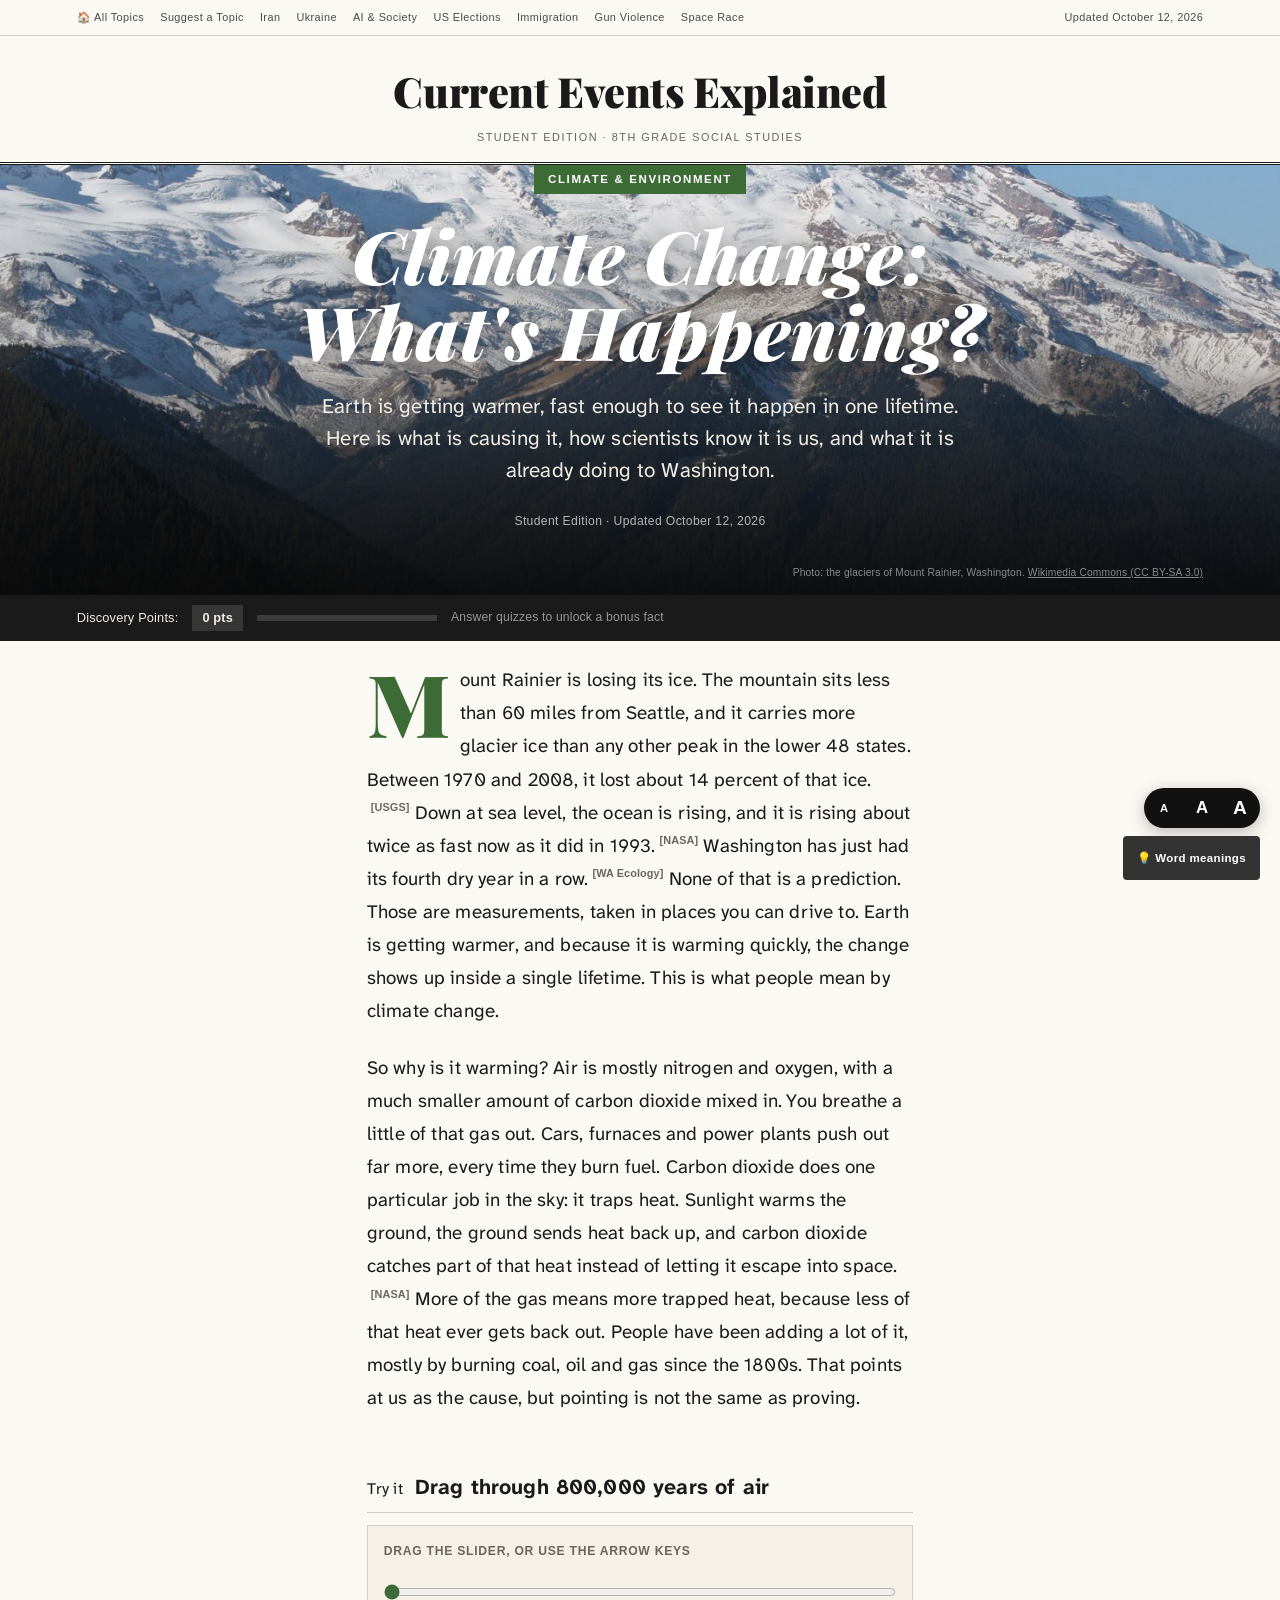
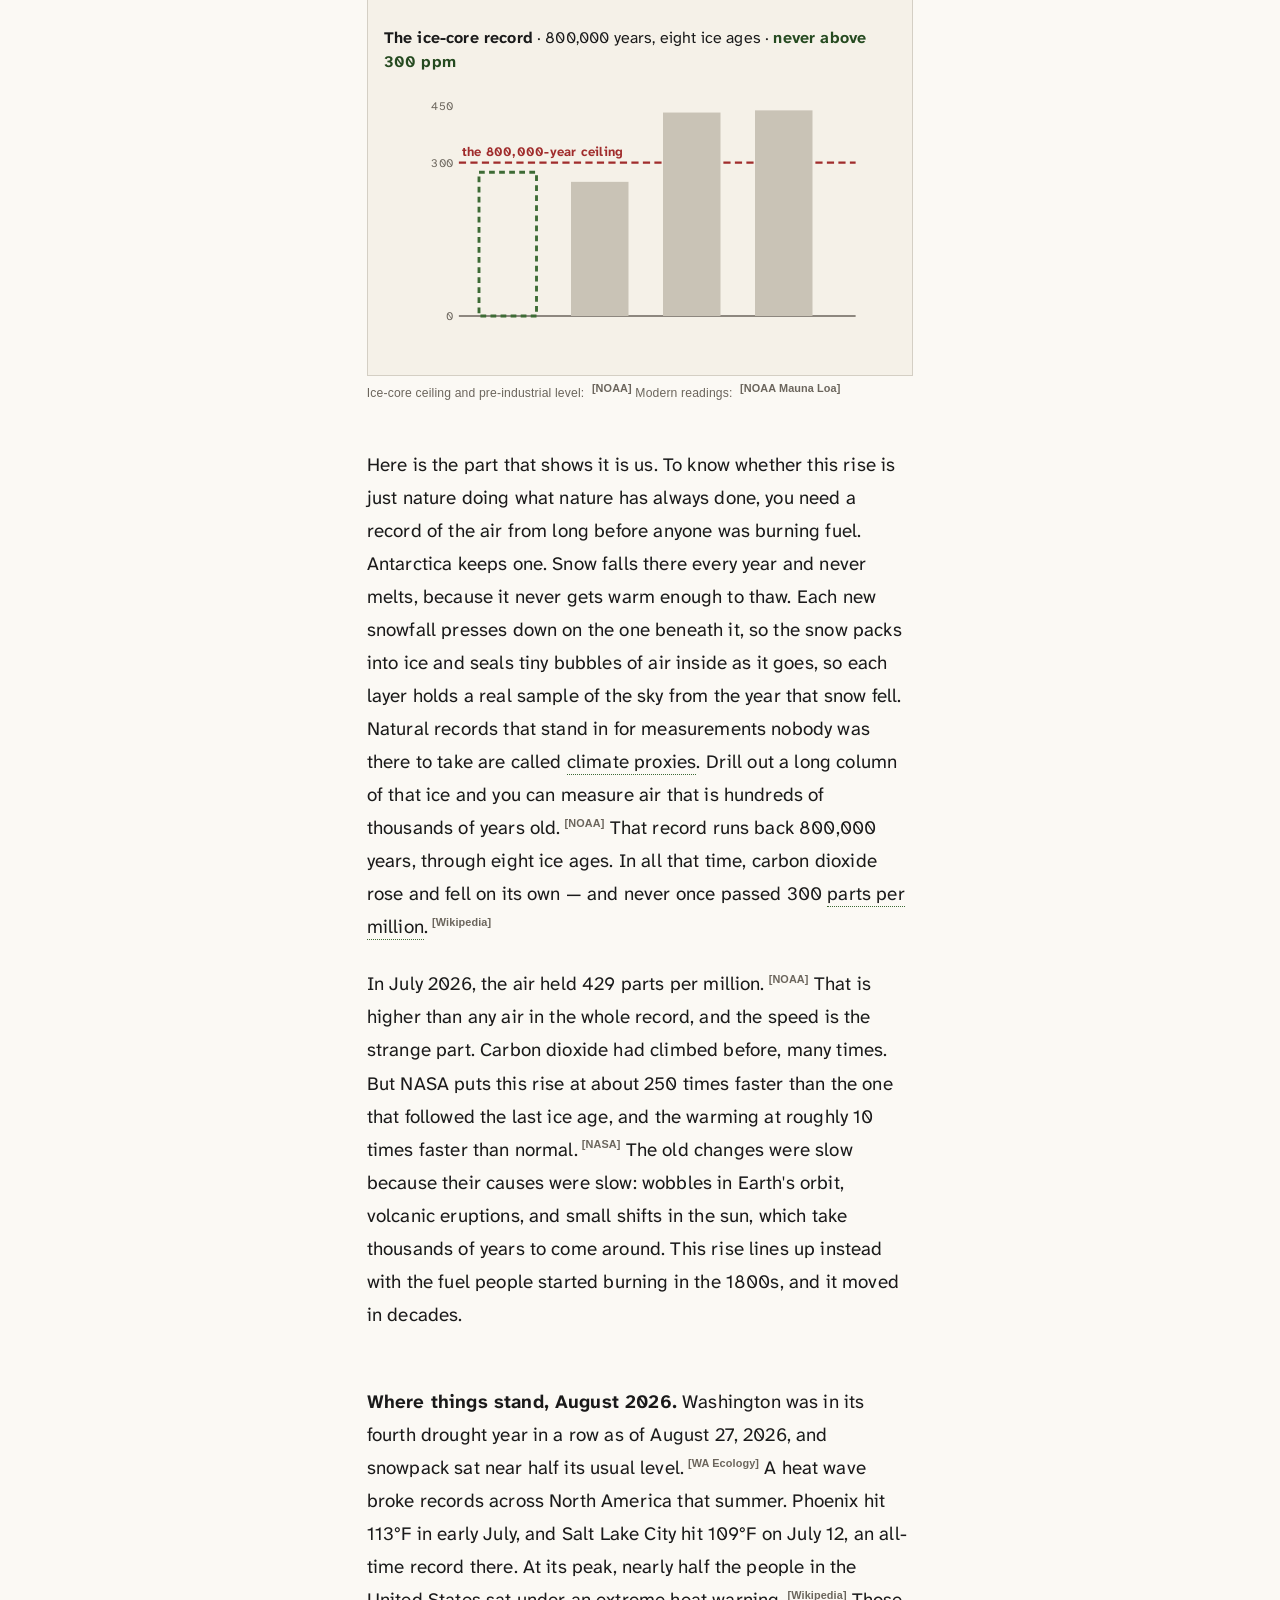
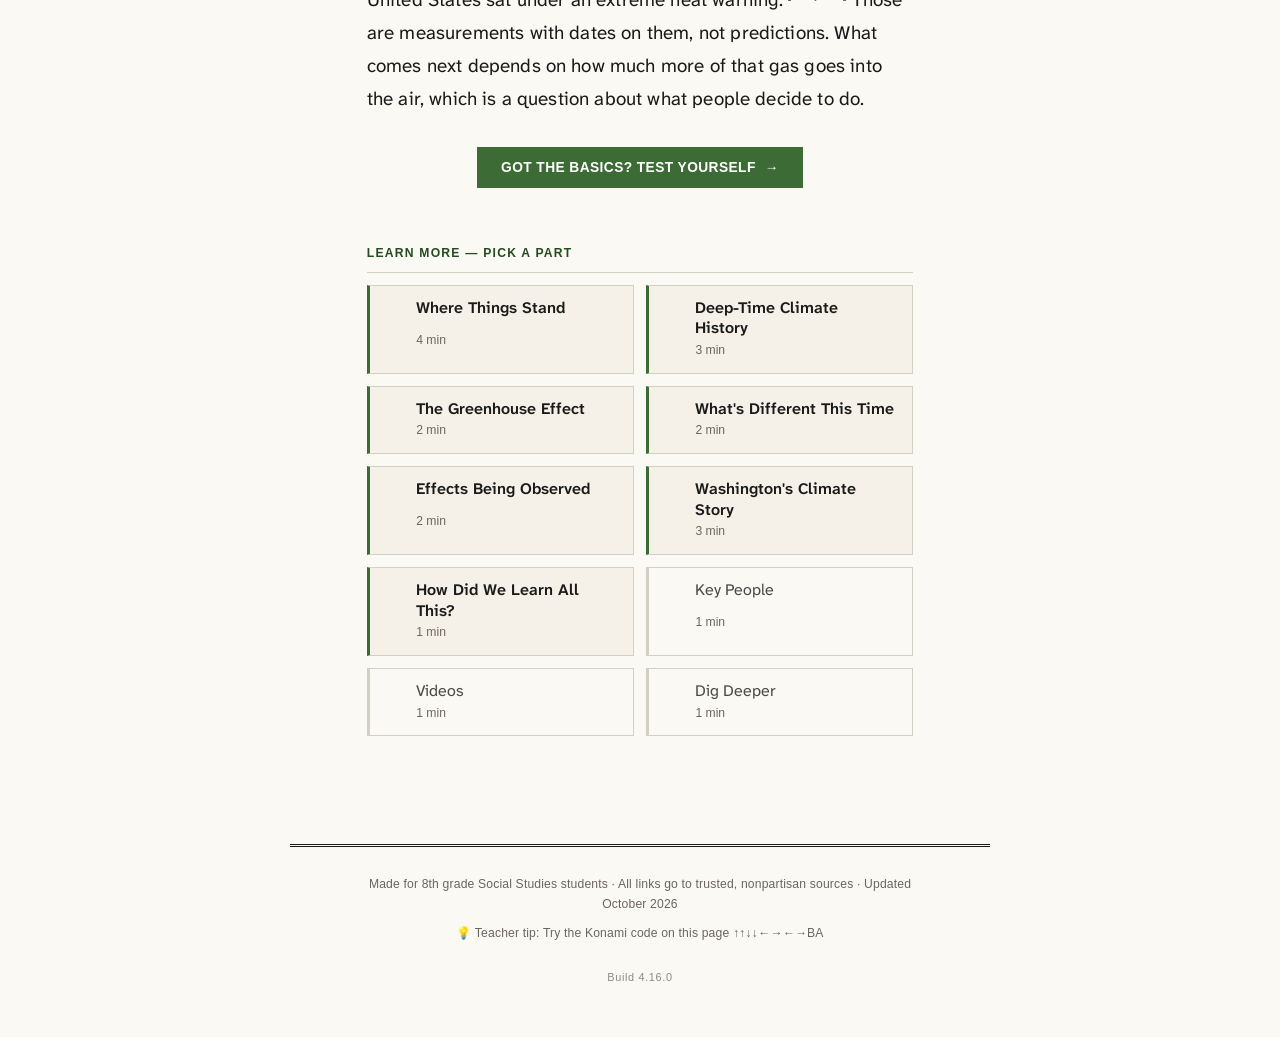
<file: climate-change.html>
<!DOCTYPE html>
<html lang="en">
<head>
<meta charset="UTF-8">
<meta name="viewport" content="width=device-width, initial-scale=1.0">
<title>Climate Change: What's Happening? – Student Resource</title>
<meta name="description" content="Free, student-friendly explainer on climate change — what is causing it, how scientists know it is us, and what it is already doing in Washington State. Made by an 8th grade Social Studies teacher.">
<link rel="preconnect" href="https://fonts.googleapis.com">
<link rel="preconnect" href="https://fonts.gstatic.com" crossorigin>
<link href="https://fonts.googleapis.com/css2?family=Atkinson+Hyperlegible+Next:ital,wght@0,400;0,600;0,700;0,800;1,400;1,600&family=Playfair+Display:ital,wght@0,700;0,900;1,700&display=swap" rel="stylesheet">
<style>
*{box-sizing:border-box;margin:0;padding:0}
html{scroll-behavior:smooth}
:root{
  --paper:#fbf9f4; --paper-warm:#f5f1e8;
  --ink:#1a1a1a; --ink-light:#4a4a4a; --ink-faint:#6b655c;
  --rule:#d4cfc4; --rule-heavy:#1a1a1a;
  --accent:#3d6b35; --accent-ink:#254a20; --accent-tint:#e8efe4;
}
body{font-family:'Atkinson Hyperlegible Next','Atkinson Hyperlegible',-apple-system,Arial,sans-serif;background:var(--paper);color:var(--ink);line-height:1.6;overflow-x:hidden;overflow-wrap:break-word}

/* ══════════════ MASTHEAD (NYT-inspired: centered wordmark, hairline rules, dense utility nav) ══════════════ */
.masthead-top{
  display:flex;justify-content:space-between;align-items:center;
  padding:9px 6vw;font-family:-apple-system,sans-serif;font-size:.68rem;
  letter-spacing:.04em;color:var(--ink-light);border-bottom:1px solid var(--rule);
}
.masthead-top a{color:var(--ink-light);text-decoration:none;margin-right:16px}
.masthead-top a:last-child{margin-right:0}
.masthead-top a:hover{color:var(--accent)}
.masthead-top .date{font-variant-numeric:tabular-nums}

.masthead{
  text-align:center;padding:22px 6vw 16px;border-bottom:3px double var(--rule-heavy);
}
.masthead .site-name{
  font-family:'Playfair Display',serif;font-weight:900;font-size:clamp(1.8rem,4.5vw,2.6rem);
  letter-spacing:-.01em;color:var(--ink);text-decoration:none;
}
.masthead .tagline{
  font-family:-apple-system,sans-serif;font-size:.68rem;letter-spacing:.14em;text-transform:uppercase;
  color:var(--ink-faint);margin-top:4px;
}

/* ══════════════ ARTICLE HERO (Atlantic-inspired: full-bleed image behind headline) ══════════════ */
/* 44vh, not the 58vh the other topic pages use. Measured on a 1096px
   viewport, masthead + nav + hero + points bar consumed 86% of the fold,
   so the landing layer's first sentence started off-screen -- which defeats
   a 5-7 minute entry point. Trimmed so the orientation paragraph and the top
   of the Ice Core Drill are visible without scrolling. The full-bleed motif
   is unchanged; only its height is. Roll this to the other pages when their
   landing layers land. */
.article-hero{position:relative;min-height:44vh;display:flex;align-items:flex-end;overflow:hidden}
.article-hero-bg{
  position:absolute;inset:0;z-index:0;
  background:linear-gradient(180deg,rgba(10,10,10,.05) 0%,rgba(10,10,10,.15) 45%,rgba(8,8,8,.88) 100%),
             url('images/mount-rainier-glaciers.jpg') center 45%/cover no-repeat;
}
.article-hero-inner{position:relative;z-index:1;max-width:900px;margin:0 auto;padding:0 6vw 64px;text-align:center}
.article-hero .kicker{
  display:inline-block;font-family:-apple-system,sans-serif;font-size:.72rem;font-weight:800;
  letter-spacing:.14em;text-transform:uppercase;color:#fff;background:var(--accent);
  padding:5px 14px;margin-bottom:22px;
}
.article-hero h1{
  font-family:'Playfair Display',serif;font-weight:900;font-style:italic;
  font-size:clamp(2.6rem,6.5vw,4.6rem);line-height:1.04;color:#fff;
  text-shadow:0 2px 24px rgba(0,0,0,.35);margin-bottom:22px;
}
.article-hero .dek{
  font-family:'Atkinson Hyperlegible Next','Atkinson Hyperlegible',-apple-system,Arial,sans-serif;font-size:clamp(1.05rem,2vw,1.3rem);line-height:1.55;
  color:#f0ece4;max-width:640px;margin:0 auto 24px;
}
.article-hero .byline{
  font-family:-apple-system,sans-serif;font-size:.76rem;color:rgba(255,255,255,.68);
  letter-spacing:.03em;
}
.article-hero .byline a{color:inherit}
.hero-credit{
  position:absolute;bottom:14px;right:6vw;z-index:1;font-family:-apple-system,sans-serif;
  font-size:.64rem;color:rgba(255,255,255,.5);text-align:right;
}
.hero-credit a{color:inherit}

/* ══════════════ SECTION HEADS (New Yorker-inspired: spare, rule-driven) ══════════════ */
.sec-head{max-width:700px;margin:0 auto;padding:60px 6vw 6px}
.sec-head .num{
  font-family:-apple-system,sans-serif;font-size:.7rem;letter-spacing:.14em;text-transform:uppercase;
  color:var(--accent);font-weight:800;
}
.sec-head h2{
  font-family:'Playfair Display',serif;font-weight:700;font-size:clamp(1.7rem,3.4vw,2.3rem);
  line-height:1.15;margin-top:6px;border-bottom:1px solid var(--rule);padding-bottom:18px;
}

/* ══════════════ ARTICLE BODY — single reading column, no margin rail ══════════════ */
.article{max-width:700px;margin:0 auto;padding:22px 6vw 8px}
.article p{font-size:1.18rem;line-height:1.75;margin:0 0 24px;color:var(--ink)}
.article p strong{font-weight:700;color:var(--ink)}
.article h3{
  font-family:'Playfair Display',serif;font-style:italic;font-weight:700;font-size:1.4rem;
  margin:38px 0 16px;color:var(--ink);
}

/* Signature: drop cap opens the FIRST paragraph of every section */
.article p.lede::first-letter{
  font-family:'Playfair Display',serif;font-weight:900;font-size:5.4rem;line-height:.78;
  float:left;padding:6px 10px 0 0;color:var(--accent);
}

/* inline citations: visible source name, quiet but legible — never hover-only */
.cite-inline{
  font-family:-apple-system,sans-serif;font-size:.68rem;font-weight:600;color:var(--ink-faint);
  text-decoration:none;vertical-align:super;line-height:0;margin-left:4px;
  letter-spacing:.01em;
}
.cite-inline::before{content:'['}
.cite-inline::after{content:']'}
.cite-inline:hover{color:var(--accent)}
.cite-inline:hover::before,.cite-inline:hover::after{color:var(--accent)}

/* pull quotes (Atlantic-style: large, set into the column, hairline rules top/bottom) */
.pull-quote{
  margin:36px 0;padding:22px 0;border-top:1px solid var(--rule-heavy);border-bottom:1px solid var(--rule-heavy);
}
.pull-quote p{
  font-family:'Playfair Display',serif;font-style:italic;font-weight:700;
  font-size:clamp(1.4rem,3vw,1.75rem);line-height:1.35;color:var(--ink);margin:0;
}
.pull-quote .attrib{
  display:block;margin-top:12px;font-family:-apple-system,sans-serif;font-style:normal;
  font-size:.76rem;font-weight:700;letter-spacing:.03em;color:var(--ink-faint);text-transform:uppercase;
}

/* stat callout: big number set inline in the flow, not boxed */
.stat-line{
  display:flex;align-items:baseline;gap:16px;margin:32px 0;padding:20px 0;
  border-top:1px solid var(--rule);border-bottom:1px solid var(--rule);
}
.stat-line .num{font-family:'Playfair Display',serif;font-weight:900;font-size:3.2rem;color:var(--accent);line-height:1}
.stat-line .desc{font-family:-apple-system,sans-serif;font-size:.9rem;color:var(--ink-light);line-height:1.5}
.stat-line .desc b{display:block;font-size:.68rem;letter-spacing:.06em;text-transform:uppercase;color:var(--ink-faint);margin-bottom:3px;font-weight:800}

/* two-up stat pair */
.stat-pair{display:grid;grid-template-columns:1fr 1fr;gap:28px;margin:32px 0;padding:22px 0;border-top:1px solid var(--rule);border-bottom:1px solid var(--rule)}
.stat-pair .stat{text-align:left}
.stat-pair .num{font-family:'Playfair Display',serif;font-weight:900;font-size:2.6rem;color:var(--accent);line-height:1}
.stat-pair .desc{font-family:-apple-system,sans-serif;font-size:.82rem;color:var(--ink-light);line-height:1.5;margin-top:4px}
.stat-pair .desc b{display:block;font-size:.66rem;letter-spacing:.05em;text-transform:uppercase;color:var(--ink-faint);margin-bottom:2px;font-weight:800}
@media (max-width:560px){.stat-pair{grid-template-columns:1fr}}
.stat-trio{display:grid;grid-template-columns:repeat(3,1fr);gap:22px;margin:32px 0;padding:22px 0;border-top:1px solid var(--rule);border-bottom:1px solid var(--rule)}
.stat-trio .stat{text-align:left}
.stat-trio .num{font-family:'Playfair Display',serif;font-weight:900;font-size:2.4rem;color:var(--accent);line-height:1}
.stat-trio .desc{font-family:-apple-system,sans-serif;font-size:.82rem;color:var(--ink-light);line-height:1.5;margin-top:4px}
.stat-trio .desc b{display:block;font-size:.66rem;letter-spacing:.05em;text-transform:uppercase;color:var(--ink-faint);margin-bottom:2px;font-weight:800}
@media (max-width:700px){.stat-trio{grid-template-columns:1fr}}
.gh-steps{display:grid;grid-template-columns:repeat(3,1fr);gap:16px;margin:28px 0 8px}
.gh-steps .step{padding:16px 18px;background:var(--paper-warm);border-top:3px solid var(--accent)}
.gh-steps .n{font-family:-apple-system,sans-serif;font-size:.68rem;font-weight:800;letter-spacing:.1em;text-transform:uppercase;color:var(--accent);margin-bottom:8px}
.gh-steps p{margin:0;font-size:.92rem;color:var(--ink-light);line-height:1.5}
@media (max-width:700px){.gh-steps{grid-template-columns:1fr}}

/* vocab / key word: inline, treated as a definition aside not a colored box */
.vocab{
  margin:28px 0;padding-left:20px;border-left:3px solid var(--accent);
}
.vocab b{
  display:block;font-family:-apple-system,sans-serif;font-size:.7rem;letter-spacing:.08em;
  text-transform:uppercase;color:var(--accent);margin-bottom:6px;font-weight:800;
}
.vocab p{font-size:1rem;line-height:1.65;margin:0;color:var(--ink-light)}

/* inline vocabulary tooltip — lightweight, repeatable, distinct from .vocab callout boxes and <strong> emphasis.
   Dotted underline is the common "hover for definition" web convention. Shows on hover AND keyboard focus
   (:focus / :focus-visible), so a student tabbing through the page (not just using a mouse) can reach it. */
.term{
  position:relative;cursor:help;
  border-bottom:1px dotted var(--accent);
  text-decoration:none;color:inherit;
}
.term:focus{outline:2px solid var(--accent);outline-offset:2px}
.term::after{
  content:attr(data-def);
  position:absolute;left:50%;bottom:calc(100% + 8px);transform:translateX(-50%) translateY(4px);
  width:max-content;max-width:min(280px,80vw);
  background:var(--ink);color:#f0ece4;
  font-family:-apple-system,sans-serif;font-size:.78rem;font-weight:400;line-height:1.45;
  padding:9px 12px;border-radius:4px;box-shadow:0 6px 18px rgba(0,0,0,.22);
  opacity:0;visibility:hidden;pointer-events:none;
  transition:opacity .15s ease,transform .15s ease;
  z-index:50;
}
.term::before{
  content:'';position:absolute;left:50%;bottom:calc(100% + 4px);transform:translateX(-50%);
  border:5px solid transparent;border-top-color:var(--ink);
  opacity:0;visibility:hidden;transition:opacity .15s ease;z-index:50;
}
.term:hover::after,.term:focus::after,.term:focus-visible::after{
  opacity:1;visibility:visible;transform:translateX(-50%) translateY(0);
}
.term:hover::before,.term:focus::before,.term:focus-visible::before{opacity:1;visibility:visible}
/* visually-hidden text for the .term-desc spans that back each .term's aria-describedby —
   keeps the definition available to screen readers without duplicating it visibly on the page */
.term-desc{
  position:absolute;width:1px;height:1px;padding:0;margin:-1px;overflow:hidden;
  clip:rect(0,0,0,0);white-space:nowrap;border:0;
}
@media(max-width:600px){
  .term::after{left:0;transform:translateX(0) translateY(4px);max-width:min(240px,70vw)}
  .term:hover::after,.term:focus::after,.term:focus-visible::after{transform:translateX(0) translateY(0)}
  .term::before{left:16px;transform:translateX(0)}
}

/* callout / think-about-it: set as an editor's note */
.callout{margin:32px 0;padding:20px 24px;background:var(--paper-warm);border-left:3px solid var(--ink)}
.callout .tag{
  display:block;font-family:-apple-system,sans-serif;font-size:.68rem;font-weight:800;
  letter-spacing:.08em;text-transform:uppercase;color:var(--ink);margin-bottom:8px;
}
.callout p{margin:0;font-size:1.02rem;color:var(--ink-light)}

/* full-bleed inline photo (Atlantic points-of-entry style) */
.photo-break{margin:40px calc(50% - 50vw) 40px;width:100vw}
.photo-break img{width:100%;max-height:520px;object-fit:cover;display:block}
.photo-break .cap{
  max-width:700px;margin:10px auto 0;padding:0 6vw;font-family:-apple-system,sans-serif;
  font-size:.76rem;color:var(--ink-faint);line-height:1.5;
}
.photo-break .cap a{color:inherit}

/* smaller inline photo, right-aligned like a magazine spot image */
.photo-inline{float:right;width:44%;margin:6px 0 20px 28px}
.photo-inline img{width:100%;display:block;box-shadow:0 6px 20px rgba(0,0,0,.12)}
.photo-inline .cap{font-family:-apple-system,sans-serif;font-size:.7rem;color:var(--ink-faint);margin-top:7px;line-height:1.4}
.photo-inline .cap a{color:inherit}
.clearfix::after{content:'';display:table;clear:both}
@media (max-width:640px){.photo-inline{float:none;width:100%;margin:20px 0}}

/* chart: quiet frame, no card chrome */
.chart-wrap{margin:36px 0;padding:20px 0;border-top:1px solid var(--rule);border-bottom:1px solid var(--rule)}
.chart-wrap svg{width:100%;height:auto;display:block}
.chart-cap{font-family:-apple-system,sans-serif;font-size:.8rem;color:var(--ink-light);margin-top:14px;line-height:1.55}

/* quiz toggle: a real button-like affordance, not a quiet text link — this is the
   one place on the page the reader is asked to DO something rather than read */
.quiz-inline{margin:36px 0}
.quiz-toggle{
  display:inline-flex;align-items:center;gap:9px;
  font-family:-apple-system,sans-serif;font-size:.82rem;font-weight:800;letter-spacing:.03em;
  text-transform:uppercase;color:#fff;background:var(--accent);border:none;
  cursor:pointer;padding:11px 20px;
}
.quiz-toggle::after{content:'→';font-weight:700;transition:transform .15s}
.quiz-toggle:hover{background:var(--accent-ink)}
.quiz-toggle:hover::after{transform:translateX(3px)}
.quiz-toggle.answered{background:var(--ink-faint)}

/* ══ QUIZ MODAL ══ */
.quiz-modal{display:none;position:fixed;inset:0;z-index:500;background:rgba(10,10,10,.75);align-items:center;justify-content:center;padding:24px}
.quiz-modal.open{display:flex}
.quiz-box{background:var(--paper);max-width:520px;width:100%;padding:32px;position:relative;border-top:4px solid var(--accent)}
.quiz-close{position:absolute;top:12px;right:16px;background:none;border:none;font-size:1.6rem;cursor:pointer;color:var(--ink-faint);line-height:1}
.quiz-box h3{font-family:-apple-system,sans-serif;font-size:.72rem;font-weight:800;letter-spacing:.08em;text-transform:uppercase;color:var(--accent);margin-bottom:14px}
.quiz-q{font-family:'Playfair Display',serif;font-weight:700;font-size:1.2rem;margin-bottom:18px;line-height:1.35}
.quiz-choices{display:flex;flex-direction:column;gap:8px}
.choice-btn{display:block;width:100%;text-align:left;background:#fff;border:1px solid var(--rule);padding:11px 14px;font-family:-apple-system,sans-serif;font-size:.9rem;cursor:pointer;color:var(--ink)}
.choice-btn:hover:not(:disabled){border-color:var(--ink)}
.choice-btn.correct{background:#2f5934;border-color:#2f5934;color:#fff}
.choice-btn.wrong{background:var(--accent-ink);border-color:var(--accent-ink);color:#fff}
.choice-btn:disabled{cursor:default}
.quiz-feedback{margin-top:16px;font-family:-apple-system,sans-serif;font-size:.88rem;line-height:1.55;display:none}
.quiz-feedback.show{display:block}
.correct-fb{color:#2f5934}
.wrong-fb{color:var(--accent-ink)}

/* ══ POINTS BAR ══ */
.points-bar{display:flex;align-items:center;gap:14px;padding:10px 6vw;background:var(--ink);color:#f0ece4;font-family:-apple-system,sans-serif;font-size:.8rem;flex-wrap:wrap}
.points-display{background:rgba(255,255,255,.12);padding:3px 10px;font-weight:800}
.progress-wrap{width:180px;height:6px;background:rgba(255,255,255,.15);overflow:hidden;min-width:0}
.progress-fill{height:100%;background:var(--accent);width:0%;transition:width .3s}
.unlock-hint{color:rgba(255,255,255,.55);font-size:.76rem}

/* ══ EASTER EGG MODAL + TOAST ══ */
.egg-modal{display:none;position:fixed;inset:0;z-index:500;background:rgba(10,10,10,.8);align-items:center;justify-content:center;padding:24px}
.egg-modal.show{display:flex}
.egg-box{background:var(--paper);max-width:480px;width:100%;padding:32px;text-align:center;border-top:4px solid var(--accent)}
.egg-box h2{font-family:'Playfair Display',serif;font-size:1.3rem;margin-bottom:12px}
.egg-box p{font-family:'Atkinson Hyperlegible Next','Atkinson Hyperlegible',-apple-system,Arial,sans-serif;font-size:.98rem;line-height:1.7;color:var(--ink-light);margin-bottom:14px;text-align:left}
.egg-extra{font-family:'Playfair Display',serif;font-style:italic;font-size:1.2rem;color:var(--accent);margin-bottom:16px}
.egg-close{background:var(--ink);color:#fff;border:none;padding:10px 22px;font-family:-apple-system,sans-serif;font-weight:700;cursor:pointer}
.toast{position:fixed;top:20px;right:20px;z-index:600;background:var(--ink);color:#fff;padding:16px 20px;max-width:300px;transform:translateX(340px);transition:transform .3s;border-left:4px solid var(--accent)}
.toast.show{transform:translateX(0)}
.toast-icon{font-size:1.3rem;display:block;margin-bottom:4px}
.toast-title{font-family:-apple-system,sans-serif;font-weight:800;font-size:.88rem;margin-bottom:3px}
.toast-msg{font-family:-apple-system,sans-serif;font-size:.78rem;color:rgba(255,255,255,.7);line-height:1.4}

/* timeline: rule-based, not card-based */
.tl-item{display:flex;gap:22px;margin-bottom:28px;padding-bottom:28px;border-bottom:1px solid var(--rule)}
.tl-item:last-child{border-bottom:none}
.tl-year{
  font-family:'Playfair Display',serif;font-weight:900;font-size:1.1rem;color:var(--accent);
  flex-shrink:0;width:120px;
}
.tl-body h4{font-family:'Atkinson Hyperlegible Next','Atkinson Hyperlegible',-apple-system,Arial,sans-serif;font-weight:700;font-size:1.1rem;margin-bottom:8px}
.tl-body p{font-size:1rem;line-height:1.65;margin:0;color:var(--ink-light)}
@media(max-width:600px){.tl-item{flex-direction:column;gap:6px}.tl-year{width:auto}}

/* person: editorial bio treatment */
.person{display:flex;gap:24px;align-items:flex-start;margin-bottom:32px;padding-bottom:32px;border-bottom:1px solid var(--rule)}
.person:last-of-type{border-bottom:none}
.person img,.person .emoji-fallback{
  width:110px;height:110px;object-fit:cover;flex-shrink:0;filter:grayscale(35%);
}
.person .emoji-fallback{background:var(--paper-warm);display:flex;align-items:center;justify-content:center;font-size:2.4rem}
.person h4{font-family:'Playfair Display',serif;font-weight:700;font-size:1.25rem;margin-bottom:3px}
.person .role{font-family:-apple-system,sans-serif;font-size:.74rem;color:var(--ink-faint);margin-bottom:10px;letter-spacing:.02em}
.person p{font-size:.98rem;line-height:1.65;margin:0;color:var(--ink-light)}

/* video */
.video-wrap{margin:30px 0;border:1px solid var(--rule)}
.video-wrap iframe{width:100%;aspect-ratio:16/9;border:none;display:block}
.video-label{font-family:-apple-system,sans-serif;font-size:.82rem;color:var(--ink-light);margin:-20px 0 30px}

/* resources: list, not cards */
.rc{display:block;padding:18px 0;border-bottom:1px solid var(--rule);text-decoration:none;color:inherit}
.rc:hover .rc-title{color:var(--accent)}
.rc .tag{font-family:-apple-system,sans-serif;font-size:.66rem;font-weight:800;letter-spacing:.06em;text-transform:uppercase;color:var(--ink-faint);display:block;margin-bottom:5px}
.rc-title{font-family:'Atkinson Hyperlegible Next','Atkinson Hyperlegible',-apple-system,Arial,sans-serif;font-weight:700;font-size:1.08rem;color:var(--ink)}
.rc p{font-family:-apple-system,sans-serif;font-size:.82rem;color:var(--ink-light);margin-top:4px}

footer{
  max-width:700px;margin:60px auto 0;padding:28px 6vw 50px;border-top:3px double var(--rule-heavy);
  text-align:center;font-family:-apple-system,sans-serif;font-size:.76rem;color:var(--ink-faint);
}

</style>
<link rel="stylesheet" href="site.css?v=4.16.0">
</head>
<body>
<a class="skip-link" href="#main-content">Skip to main content</a>


<!-- EASTER EGG MODAL -->
<div class="egg-modal" id="eggModal">
  <div class="egg-box">
    <div id="eggEmoji" style="font-size:2.4rem;margin-bottom:10px"></div>
    <h2 id="eggTitle"></h2>
    <p id="eggText"></p>
    <div class="egg-extra" id="eggExtra"></div>
    <button class="egg-close" onclick="closeEgg()">Got it</button>
  </div>
</div>

<!-- QUIZ MODAL -->
<div class="quiz-modal" id="quizModal">
  <div class="quiz-box">
    <button class="quiz-close" onclick="closeQuiz()">×</button>
    <h3>Quick Quiz</h3>
    <p id="quizQ" class="quiz-q"></p>
    <div class="quiz-choices" id="quizChoices"></div>
    <div class="quiz-feedback" id="quizFeedback"></div>
  </div>
</div>

<!-- TOAST -->
<div class="toast" id="toast">
  <span class="toast-icon" id="toastIcon">⭐</span>
  <div class="toast-title" id="toastTitle"></div>
  <div class="toast-msg" id="toastMsg"></div>
</div>

<div class="masthead-top">
  <span><a href="index.html">🏠 All Topics</a><a href="index.html#suggest">Suggest a Topic</a><a href="iran.html">Iran</a><a href="ukraine.html">Ukraine</a><a href="ai.html">AI &amp; Society</a><a href="us-elections.html">US Elections</a><a href="immigration.html">Immigration</a><a href="gun-violence.html">Gun Violence</a><a href="space-race.html">Space Race</a></span>
  <span class="date">Updated October 12, 2026</span>
</div>

<div class="masthead">
  <a href="index.html" class="site-name">Current Events Explained</a>
  <div class="tagline">Student Edition · 8th Grade Social Studies</div>
</div>


<header class="article-hero" id="main-content" tabindex="-1">
  <div class="article-hero-bg"></div>
  <div class="article-hero-inner">
    <span class="kicker">Climate &amp; Environment</span>
    <h1>Climate Change: What's Happening?</h1>
    <p class="dek">Earth is getting warmer, fast enough to see it happen in one lifetime. Here is what is causing it, how scientists know it is us, and what it is already doing to Washington.</p>
    <div class="byline">Student Edition · Updated October 12, 2026</div>
  </div>
  <div class="hero-credit">Photo: the glaciers of Mount Rainier, Washington. <a href="https://commons.wikimedia.org/wiki/File:Mount_Rainier_5917s.JPG" target="_blank">Wikimedia Commons (CC BY-SA 3.0)</a></div>
</header>

<div class="points-bar">
  <span>Discovery Points:</span>
  <span class="points-display" id="pointsDisplay">0 pts</span>
  <div class="progress-wrap"><div class="progress-fill" id="progressFill"></div></div>
  <span class="unlock-hint" id="unlockHint">Answer quizzes to unlock a bonus fact</span>
</div>

<!-- ═══════════ LANDING LAYER ═══════════ -->
<section class="landing" id="landing">
  <div class="article">
    <p class="lede">Mount Rainier is losing its ice. The mountain sits less than 60 miles from Seattle, and it carries more glacier ice than any other peak in the lower 48 states. Between 1970 and 2008, it lost about 14 percent of that ice.<a class="cite-inline" href="https://www.usgs.gov/publications/whole-edifice-ice-volume-change-ad-1970-20072008-mount-rainier-washington-based-lidar" target="_blank">USGS</a> Down at sea level, the ocean is rising, and it is rising about twice as fast now as it did in 1993.<a class="cite-inline" href="https://www.earthdata.nasa.gov/learn/data-in-action/rate-global-sea-level-rise-doubled-during-past-three-decades" target="_blank">NASA</a> Washington has just had its fourth dry year in a row.<a class="cite-inline" href="https://ecology.wa.gov/about-us/who-we-are/news/2026/april-8-statewide-drought-declared-due-to-dismal-snowpack" target="_blank">WA Ecology</a> None of that is a prediction. Those are measurements, taken in places you can drive to. Earth is getting warmer, and because it is warming quickly, the change shows up inside a single lifetime. This is what people mean by climate change.</p>

    <p>So why is it warming? Air is mostly nitrogen and oxygen, with a much smaller amount of carbon dioxide mixed in. You breathe a little of that gas out. Cars, furnaces and power plants push out far more, every time they burn fuel. Carbon dioxide does one particular job in the sky: it traps heat. Sunlight warms the ground, the ground sends heat back up, and carbon dioxide catches part of that heat instead of letting it escape into space.<a class="cite-inline" href="https://science.nasa.gov/climate-change/faq/what-is-the-greenhouse-effect/" target="_blank">NASA</a> More of the gas means more trapped heat, because less of that heat ever gets back out. People have been adding a lot of it, mostly by burning coal, oil and gas since the 1800s. That points at us as the cause, but pointing is not the same as proving.</p>
  </div>

  <figure class="centerpiece" id="co2Record">
    <figcaption class="centerpiece-head">
      <span class="tag">Try it</span>
      <span class="centerpiece-title">Drag through 800,000 years of air</span>
    </figcaption>

    <div class="centerpiece-body">
      <label class="centerpiece-label" for="co2Stop">Drag the slider, or use the arrow keys</label>
      <input type="range" id="co2Stop" min="0" max="3" step="1" value="0"
             aria-describedby="co2Readout">

      <!-- This readout is three things at once: the visible answer, the
           screen-reader announcement, and the no-JS fallback. Its starting
           text is the first stop, so a student with JavaScript off still
           reads a true, sourced statement. -->
      <p class="centerpiece-readout" id="co2Readout" role="status" aria-live="polite">
        <strong>The ice-core record</strong> &middot; 800,000 years, eight ice ages
        &middot; <b>never above 300 ppm</b>
      </p>

      <svg class="centerpiece-svg" viewBox="0 0 320 190" role="img"
           aria-label="Carbon dioxide in the air at four points in time. For 800,000 years it stayed below 300 parts per million. By 2026 it reached 429.">
        <!-- y axis runs 0-450 ppm. Deliberately zero-based: starting the
             axis at 150 would make the modern bars look several times
             taller than the old ones, which is not what the numbers say.
             The 300 ppm ceiling line carries the argument instead. -->
        <line x1="34" y1="160" x2="310" y2="160" stroke="#6b655c" stroke-width="1"/>
        <line x1="34" y1="53.3" x2="310" y2="53.3" stroke="#a02c2c"
              stroke-width="1.5" stroke-dasharray="5,3"/>
        <text x="36" y="49" font-size="9" fill="#a02c2c" font-weight="700">the 800,000-year ceiling</text>

        <g id="co2Bars"></g>

        <text x="30" y="163" text-anchor="end" font-size="8" fill="#6b655c">0</text>
        <text x="30" y="56" text-anchor="end" font-size="8" fill="#6b655c">300</text>
        <text x="30" y="17" text-anchor="end" font-size="8" fill="#6b655c">450</text>
      </svg>
    </div>

    <figcaption class="centerpiece-note">
      Ice-core ceiling and pre-industrial level: <a class="cite-inline" href="https://www.climate.gov/news-features/understanding-climate/climate-change-atmospheric-carbon-dioxide" target="_blank">NOAA</a>
      Modern readings: <a class="cite-inline" href="https://gml.noaa.gov/ccgg/trends/mlo.html" target="_blank">NOAA Mauna Loa</a>
    </figcaption>
  </figure>

  <div class="article">
    <p>Here is the part that shows it is us. To know whether this rise is just nature doing what nature has always done, you need a record of the air from long before anyone was burning fuel. Antarctica keeps one. Snow falls there every year and never melts, because it never gets warm enough to thaw. Each new snowfall presses down on the one beneath it, so the snow packs into ice and seals tiny bubbles of air inside as it goes, so each layer holds a real sample of the sky from the year that snow fell. Natural records that stand in for measurements nobody was there to take are called <span class="term" tabindex="0" data-def="Natural evidence that stands in for a direct measurement nobody was around to take — ice cores, sediment layers, tree rings, coral." aria-describedby="term-desc-8">climate proxies</span><span id="term-desc-8" class="term-desc">Natural evidence that stands in for a direct measurement nobody was around to take — ice cores, sediment layers, tree rings, coral.</span>. Drill out a long column of that ice and you can measure air that is hundreds of thousands of years old.<a class="cite-inline" href="https://www.climate.gov/news-features/climate-tech/climate-core-how-scientists-study-ice-cores-reveal-earths-climate" target="_blank">NOAA</a> That record runs back 800,000 years, through eight ice ages. In all that time, carbon dioxide rose and fell on its own — and never once passed 300 <span class="term" tabindex="0" data-def="A way of counting how much of a gas is in the air. 429 parts per million means 429 carbon dioxide molecules out of every million molecules of air." aria-describedby="term-desc-7">parts per million</span><span id="term-desc-7" class="term-desc">A way of counting how much of a gas is in the air. 429 parts per million means 429 carbon dioxide molecules out of every million molecules of air.</span>.<a class="cite-inline" href="https://en.wikipedia.org/wiki/Ice_core" target="_blank">Wikipedia</a></p>

    <p>In July 2026, the air held 429 parts per million.<a class="cite-inline" href="https://gml.noaa.gov/ccgg/trends/mlo.html" target="_blank">NOAA</a> That is higher than any air in the whole record, and the speed is the strange part. Carbon dioxide had climbed before, many times. But NASA puts this rise at about 250 times faster than the one that followed the last ice age, and the warming at roughly 10 times faster than normal.<a class="cite-inline" href="https://science.nasa.gov/climate-change/evidence/" target="_blank">NASA</a> The old changes were slow because their causes were slow: wobbles in Earth's orbit, volcanic eruptions, and small shifts in the sun, which take thousands of years to come around. This rise lines up instead with the fuel people started burning in the 1800s, and it moved in decades.</p>
  </div>

  <div class="article">
    <p><strong>Where things stand, August 2026.</strong> Washington was in its fourth drought year in a row as of August 27, 2026, and snowpack sat near half its usual level.<a class="cite-inline" href="https://ecology.wa.gov/about-us/who-we-are/news/2026/april-8-statewide-drought-declared-due-to-dismal-snowpack" target="_blank">WA Ecology</a> A heat wave broke records across North America that summer. Phoenix hit 113&deg;F in early July, and Salt Lake City hit 109&deg;F on July 12, an all-time record there. At its peak, nearly half the people in the United States sat under an extreme heat warning.<a class="cite-inline" href="https://en.wikipedia.org/wiki/2026_North_American_heat_wave" target="_blank">Wikipedia</a> Those are measurements with dates on them, not predictions. What comes next depends on how much more of that gas goes into the air, which is a question about what people decide to do.</p>
  </div>
  <div class="landing-quiz">
    <button class="quiz-toggle" onclick="openQuiz('q9')">Got the basics? Test yourself</button>
  </div>
</section>

<!-- ═══════════ UPDATE PANE ═══════════ -->
<div class="unfold-cta" id="unfoldCta" hidden></div>
<details class="unfold" data-order="1" data-title="Where Things Stand" data-minutes="4" data-quiz="q6" id="where-things-stand">
  <summary>
    <span class="unfold-summary-title">Where Things Stand</span>
    <span class="unfold-summary-time">4 min</span>
  </summary>
<div class="sec-head" id="update">
  <span class="num">Situation Update</span>
  <h2>Where Things Stand</h2>
</div>
<aside class="before-read" aria-labelledby="br-update">
  <p class="br-head">
    <span class="tag" id="br-update">Before you read</span>
    <span class="br-time">4 min</span>
  </p>
  <p>As of October 12, 2026, Washington was in its fourth straight drought year, with a fire season that stretched into fall.</p>
  <p>A heat wave broke records across North America that summer. These are dated measurements, not a forecast.</p>
</aside>
<div class="article">
  <p class="lede">Updated <strong>October 12, 2026</strong> — a snapshot of this moment, not an ongoing forecast.</p>

  <p><strong>A major heat wave hit North America</strong> starting in late June 2026. Record or near-record temperatures hit across the U.S. and Canada, including 113°F in Phoenix (Jul 6–8) and a new all-time record of 109°F in Salt Lake City (Jul 12). Nearly half the U.S. population was under an extreme heat warning at its peak.<a class="cite-inline" href="https://en.wikipedia.org/wiki/2026_North_American_heat_wave" target="_blank">Wikipedia</a> That heat did not stay in Phoenix and Salt Lake City. It sat on a Pacific Northwest that was already in its fourth drought year.</p>

  <div class="photo-inline clearfix">
    <img src="images/card-wildfire.jpg" alt="Pateros, WA wildfire aftermath" onerror="this.style.display='none'" loading="lazy" decoding="async">
    <div class="cap">Pateros, WA, after the 2014 Carlton Complex Fire · <a href="https://commons.wikimedia.org/wiki/File:Pateros_Washington_2014_Fire.jpg" target="_blank">Commons (CC BY-SA 4.0)</a></div>
  </div>
  <p><strong>Washington declared its 4th straight drought year</strong> on April 8, 2026. The WA Dept. of Ecology cited snowpack at roughly half its usual level, even after a near-normal winter — it just fell as rain instead of snow.<a class="cite-inline" href="https://ecology.wa.gov/about-us/who-we-are/news/2026/april-8-statewide-drought-declared-due-to-dismal-snowpack" target="_blank">WA Ecology</a></p>
  <p><strong>By August 1, 2026, that drought had become a statewide wildfire emergency.</strong> Governor Bob Ferguson declared a state of emergency and a statewide burn ban through September 30. The Department of Natural Resources said more than 1,000 fires had burned about 425,000 acres — the most acres since 2021. About 200,000 acres were still burning in 12 large fires. NASA's Earth Observatory, looking at early August smoke, tied the season to drought, heat, and Washington's first-ever National Weather Service "particularly dangerous situation" alert on July 31.<a class="cite-inline" href="https://content.govdelivery.com/accounts/WAGOV/bulletins/4232d54" target="_blank">WA Governor, Aug. 1</a><a class="cite-inline" href="https://science.nasa.gov/earth/earth-observatory/smoke-streams-across-eastern-washington/" target="_blank">NASA Earth Observatory</a></p>
  <p><strong>Three weeks later, the fire map had nearly doubled.</strong> On August 24, DNR wildfire communications manager Thomas Kyle-Milward told KOMO News the state had more than 800,000 acres burned so far in 2026, with 15 large uncontained fires still on the landscape. He called it the third-worst fire season by acres burned since 2015. It is also Washington's fourth drought year in a row. He said firefighters would likely still be working into October — and that two of the largest fires, Little Giant and Sinlahekin, would probably stay on the landscape "until the snow flies."<a class="cite-inline" href="https://komonews.com/news/local/[base64]" target="_blank">KOMO News, Aug. 24</a></p>
  <p><strong>DNR's own October 12 count sat close to that earlier figure.</strong> The department's fire-statistics report for that day counted <strong>848,689 acres</strong> on fires and responses where DNR dispatched resources — 1,677 responses in all, almost all of those acres on the east side of the state. A narrower count, covering only fires on or threatening DNR-protected land, was 418,917 acres. Those are two different measuring sticks, not two seasons. The statewide burn ban that began August 1 ran through September 30.<a class="cite-inline" href="https://fireintel.s3.us-west-2.amazonaws.com/intelreport/FIReS_report.html" target="_blank">WA DNR FIReS, Oct. 12, 2026</a></p>

  <h3>Washington's climate policy, as of October 2026</h3>
  <p>The Climate Commitment Act remains in place statewide — Washington voters rejected a 2024 ballot measure to cancel it (more on that below).<a class="cite-inline" href="https://en.wikipedia.org/wiki/Climate_Commitment_Act" target="_blank">Wikipedia</a></p>

  <div class="stat-trio">
    <div class="stat">
      <div class="num">51M</div>
      <div class="desc"><b>metric tons — WA's 2030 target</b>State law requires cutting total emissions to 45% below 1990 levels by 2030.</div>
    </div>
    <div class="stat">
      <div class="num">96.1M</div>
      <div class="desc"><b>metric tons — WA's 2022 total</b>Down 0.5% from 2021's 96.6 million — the most recent official inventory.</div>
    </div>
    <div class="stat">
      <div class="num">4th</div>
      <div class="desc"><b>straight drought year</b>Declared April 8, 2026, after snowpack at roughly half its usual level.</div>
    </div>
  </div>

  <p>Todd Myers of the Washington Policy Center says the state would need 5-7% annual cuts, far above the 0.5% just recorded.<a class="cite-inline" href="https://www.kuow.org/stories/wa-s-latest-emissions-report-shows-small-decline" target="_blank">KUOW</a></p>

  <div class="pull-quote">
    <p>"Nowhere near on track."</p>
    <span class="attrib">Todd Myers, Washington Policy Center</span>
  </div>

  <p>Environmental advocate Leah Missik reads the same number differently, pointing to "significant steps" already taken while agreeing more progress is needed. The numbers above are the same either way — Myers and Missik disagree about what the 0.5% drop means, not about the 96.1 million figure itself.<a class="cite-inline" href="https://www.kuow.org/stories/wa-s-latest-emissions-report-shows-small-decline" target="_blank">KUOW</a></p>

  <div class="callout">
    <span class="tag">Think About It</span>
    <p>Two named experts looked at the same 96.1-million-metric-ton number and described the state's progress very differently. What's the difference between disagreeing about a <strong>fact</strong> and disagreeing about how to <strong>characterize</strong> a fact?</p>
  </div>

  <div class="quiz-inline"><button class="quiz-toggle" onclick="openQuiz('q6')">Test Yourself</button></div>
</div>
</details>

<!-- ═══════════ DEEP TIME ═══════════ -->
<details class="unfold" data-order="2" data-title="Deep-Time Climate History" data-minutes="3" data-quiz="q1" id="deep-time-climate-history">
  <summary>
    <span class="unfold-summary-title">Deep-Time Climate History</span>
    <span class="unfold-summary-time">3 min</span>
  </summary>
<div class="sec-head" id="deep-time">
  <span class="num">Section 1</span>
  <h2>Deep-Time Climate History</h2>
</div>
<aside class="before-read" aria-labelledby="br-deep-time">
  <p class="br-head">
    <span class="tag" id="br-deep-time">Before you read</span>
    <span class="br-time">3 min</span>
  </p>
  <p>Antarctic ice has been stacking up one snowfall at a time for 800,000 years, trapping tiny bubbles of old air as it goes.</p>
  <p>Drill out a core of that ice and you can read the air itself. No one took those measurements at the time, so the ice took them for us.</p>
</aside>
<div class="article">
  <p class="lede"><strong>Picture a drink with a really long, skinny straw — one that's 800,000 years long.</strong> That's basically what scientists drink from when they study old ice. Antarctica's ice sheet has been building up, layer by layer, for hundreds of thousands of years. Drill down and you're pulling up a frozen timeline.</p>

  <p>Nobody had weather instruments 800,000 years ago. Nobody was writing anything down. So how do scientists know what the climate was like that far back? They read clues left behind in nature — clues called <span class="term" tabindex="0" data-def="Natural evidence that stands in for a direct measurement nobody was around to take — ice cores, sediment layers, tree rings, coral." aria-describedby="term-desc-1">climate proxies</span><span id="term-desc-1" class="term-desc">Natural evidence that stands in for a direct measurement nobody was around to take — ice cores, sediment layers, tree rings, coral.</span>.</p>

  <div class="vocab">
    <b>Key Word — Climate Proxy</b>
    <p>Natural evidence that stands in for a direct measurement nobody was around to take — ice cores, sediment layers, tree rings, coral.<a class="cite-inline" href="https://science.nasa.gov/climate-change/evidence/" target="_blank">NASA</a></p>
  </div>

  <div class="photo-inline clearfix">
    <img src="images/card-tree-rings.jpg" alt="Tree growth rings" onerror="this.style.display='none'" loading="lazy" decoding="async">
    <div class="cap">Tree growth rings · <a href="https://commons.wikimedia.org/wiki/File:Growth_rings.jpg" target="_blank">Commons (CC BY 2.0)</a></div>
  </div>
  <p><strong>Ice cores</strong> are one of the best climate proxies we have. Every year, a fresh layer of snow falls on the ice sheet. Summer and winter snow pack down differently, leaving a distinct stripe — like a tree ring. Count the stripes down from the top, and you know exactly how old the ice at any depth is.<a class="cite-inline" href="https://www.climate.gov/news-features/climate-tech/climate-core-how-scientists-study-ice-cores-reveal-earths-climate" target="_blank">NOAA</a></p>

  <p>As snow gets buried, tiny air bubbles seal inside the ice — a direct sample of the atmosphere from the year it formed. The ice itself even holds a "chemical fingerprint" that reveals how cold it was when that snow fell.<a class="cite-inline" href="https://www.climate.gov/news-features/climate-tech/climate-core-how-scientists-study-ice-cores-reveal-earths-climate" target="_blank">NOAA</a></p>

  <div class="stat-pair">
    <div class="stat">
      <div class="num">800K</div>
      <div class="desc"><b>years — longest ice-core record</b>Drilled at EPICA Dome C, Antarctica.</div>
    </div>
    <div class="stat">
      <div class="num">8</div>
      <div class="desc"><b>full ice ages, in that span</b>Each followed by a warm period, over and over.</div>
    </div>
  </div>

  <p>That record comes from a single site: <strong>EPICA Dome C</strong>, Antarctica. A second record, the Vostok ice core from a different Antarctic site, independently confirms the same pattern going back about 420,000 years — two separate drill sites telling the same story.<a class="cite-inline" href="https://www.climate.gov/news-features/understanding-climate/climate-change-atmospheric-carbon-dioxide" target="_blank">NOAA</a><a class="cite-inline" href="https://science.nasa.gov/climate-change/evidence/" target="_blank">NASA</a><a class="cite-inline" href="https://en.wikipedia.org/wiki/Ice_core" target="_blank">Wikipedia</a></p>

  <p><strong>None of this was caused by people.</strong> Humans weren't around yet, or were too few and too low-tech to change a whole planet's atmosphere. Scientists point to natural causes instead: slow wobbles in Earth's orbit (<span class="term" tabindex="0" data-def="Regular, slow changes in the shape of Earth's orbit and the tilt/wobble of its axis, over tens of thousands of years — named for the scientist who calculated them, Milutin Milanković." aria-describedby="term-desc-2">Milankovitch cycles</span><span id="term-desc-2" class="term-desc">Regular, slow changes in the shape of Earth's orbit and the tilt/wobble of its axis, over tens of thousands of years — named for the scientist who calculated them, Milutin Milanković.</span>), volcanic eruptions, and small shifts in the sun's energy.<a class="cite-inline" href="https://science.nasa.gov/climate-change/evidence/" target="_blank">NASA</a></p>

  <div class="chart-wrap">
    <svg viewBox="0 0 700 260" xmlns="http://www.w3.org/2000/svg">
      <line x1="50" y1="20" x2="50" y2="210" stroke="#d4cfc4" stroke-width="1.5"/>
      <line x1="50" y1="210" x2="660" y2="210" stroke="#d4cfc4" stroke-width="1.5"/>
      <path d="M 50,150 C 90,100 130,92 160,130 C 190,168 220,178 250,145
               C 280,108 310,95 340,128 C 370,165 400,175 430,140
               C 460,102 490,93 520,122 C 550,158 580,170 605,145
               C 618,130 626,125 638,122" fill="none" stroke="#1a1a1a" stroke-width="2"/>
      <path d="M 638,122 C 645,118 650,70 656,45" fill="none" stroke="#3d6b35" stroke-width="3"/>
      <circle cx="656" cy="45" r="5" fill="#3d6b35"/>
      <line x1="50" y1="150" x2="656" y2="150" stroke="#6b655c" stroke-width="1" stroke-dasharray="4,3"/>
      <text x="380" y="143" text-anchor="middle" font-size="11" fill="#6b655c" font-weight="700">Natural record never passed 300 ppm</text>
      <text x="656" y="35" text-anchor="end" font-size="13" font-weight="800" fill="#3d6b35">429 ppm today</text>
      <text x="50" y="230" font-size="11" fill="#6b655c">800,000 yrs ago</text>
      <text x="656" y="230" text-anchor="end" font-size="11" fill="#6b655c">today</text>
    </svg>
    <div class="chart-cap">Atmospheric CO₂ over 800,000 years, EPICA Dome C — never above 300 ppm until today's 429 ppm. Keep this chart in mind — <em>What&#39;s Different This Time</em> explains that spike.</div>
  </div>

  <div class="quiz-inline"><button class="quiz-toggle" onclick="openQuiz('q1')">Test Yourself</button></div>
</div>
</details>

<!-- ═══════════ GREENHOUSE ═══════════ -->
<details class="unfold" data-order="3" data-title="The Greenhouse Effect" data-minutes="2" data-quiz="q2" id="the-greenhouse-effect">
  <summary>
    <span class="unfold-summary-title">The Greenhouse Effect</span>
    <span class="unfold-summary-time">2 min</span>
  </summary>
<div class="sec-head" id="greenhouse">
  <span class="num">Section 2</span>
  <h2>The Greenhouse Effect</h2>
</div>
<aside class="before-read" aria-labelledby="br-greenhouse">
  <p class="br-head">
    <span class="tag" id="br-greenhouse">Before you read</span>
    <span class="br-time">2 min</span>
  </p>
  <p>Sunlight warms the ground. The ground sends heat back up. Certain gases catch some of it before it escapes.</p>
  <p>That trapping is normal, and Earth would be frozen without it. The question is what happens when there is more of it.</p>
</aside>
<div class="article">
  <p class="lede"><strong>Ever gotten into a hot parked car?</strong> Sunlight comes in through the glass, warms up the seats, and has a hard time getting back out. Earth's atmosphere does something surprisingly similar — and without it, Earth would be a frozen rock.</p>

  <p>Here's the actual mechanism: sunlight warms Earth's surface. The surface tries to release that heat back to space. Certain <span class="term" tabindex="0" data-def="A gas that traps heat instead of letting it escape to space. CO₂, methane, and water vapor are the main ones." aria-describedby="term-desc-3">greenhouse gases</span><span id="term-desc-3" class="term-desc">A gas that traps heat instead of letting it escape to space. CO₂, methane, and water vapor are the main ones.</span> catch some of it and send it back down instead of letting it escape.<a class="cite-inline" href="https://science.nasa.gov/climate-change/faq/what-is-the-greenhouse-effect/" target="_blank">NASA</a></p>

  <div class="vocab">
    <b>Key Word — Greenhouse Gas</b>
    <p>A gas that traps heat instead of letting it escape to space. CO₂, methane, and water vapor are the main ones.<a class="cite-inline" href="https://science.nasa.gov/climate-change/faq/what-is-the-greenhouse-effect/" target="_blank">NASA</a></p>
  </div>

  <div class="stat-line">
    <div class="num">33°C</div>
    <div class="desc"><b>colder, with no greenhouse gases at all</b>(that's 59°F) — Earth's average temperature, if the effect vanished tomorrow.</div>
  </div>
  <p>This is normally a <strong>good thing</strong>. The greenhouse effect is what makes Earth livable in the first place — without it, the ice age charted in <em>Deep-Time Climate History</em> would not be the coldest Earth has ever been. It'd be the mildest.<a class="cite-inline" href="https://science.nasa.gov/climate-change/faq/what-is-the-greenhouse-effect/" target="_blank">NASA</a></p>

  <div class="chart-wrap">
    <svg viewBox="0 0 700 200" xmlns="http://www.w3.org/2000/svg">
      <defs><marker id="pa" viewBox="0 0 10 10" refX="8" refY="5" markerWidth="6" markerHeight="6" orient="auto-start-reverse"><path d="M 0 0 L 10 5 L 0 10 z" fill="#6b655c"/></marker></defs>
      <path d="M 140 65 Q 220 25 300 65" fill="none" stroke="#6b655c" stroke-width="1.5" marker-end="url(#pa)"/>
      <path d="M 380 65 Q 460 25 540 65" fill="none" stroke="#6b655c" stroke-width="1.5" marker-end="url(#pa)"/>
      <rect x="10" y="65" width="180" height="120" fill="#f5f1e8" stroke="#1a1a1a" stroke-width="1"/>
      <text x="100" y="98" text-anchor="middle" font-size="12" font-weight="800" fill="#1a1a1a">SUNLIGHT</text>
      <text x="100" y="135" text-anchor="middle" font-size="28">☀️</text>
      <rect x="260" y="65" width="180" height="120" fill="#f5f1e8" stroke="#1a1a1a" stroke-width="1"/>
      <text x="350" y="98" text-anchor="middle" font-size="12" font-weight="800" fill="#1a1a1a">SURFACE WARMS</text>
      <text x="350" y="135" text-anchor="middle" font-size="28">🌍</text>
      <rect x="510" y="65" width="180" height="120" fill="#f5f1e8" stroke="#1a1a1a" stroke-width="1"/>
      <text x="600" y="98" text-anchor="middle" font-size="12" font-weight="800" fill="#1a1a1a">GASES TRAP HEAT</text>
      <text x="600" y="135" text-anchor="middle" font-size="28">🌫️</text>
    </svg>
  </div>
  <div class="gh-steps">
    <div class="step"><div class="n">1 · Sunlight</div><p>Energy from the sun reaches Earth and warms the land and oceans.</p></div>
    <div class="step"><div class="n">2 · Surface warms</div><p>The warmed surface tries to send that heat back out toward space.</p></div>
    <div class="step"><div class="n">3 · Gases trap heat</div><p>Greenhouse gases catch some of that heat and send it back down.</p></div>
  </div>

  <p>So greenhouse gases aren't the villain of this story — not by themselves. Earth needs some of them. The real question: what happens when there's a lot <strong>more</strong> of them than there used to be?</p>

  <div class="quiz-inline"><button class="quiz-toggle" onclick="openQuiz('q2')">Test Yourself</button></div>
</div>
</details>

<!-- ═══════════ RATE OF CHANGE ═══════════ -->
<details class="unfold" data-order="4" data-title="What's Different This Time" data-minutes="2" data-quiz="q3" id="whats-different-this-time">
  <summary>
    <span class="unfold-summary-title">What's Different This Time</span>
    <span class="unfold-summary-time">2 min</span>
  </summary>
<div class="sec-head" id="different">
  <span class="num">Section 3</span>
  <h2>What's Different This Time</h2>
</div>
<aside class="before-read" aria-labelledby="br-different">
  <p class="br-head">
    <span class="tag" id="br-different">Before you read</span>
    <span class="br-time">2 min</span>
  </p>
  <p>Ice ages came and went for hundreds of thousands of years, driven by slow natural causes.</p>
  <p>What changed since the late 1800s is the speed. Carbon dioxide climbed higher and faster than the ice record shows it ever did on its own.</p>
</aside>
<div class="article">
  <p class="lede"><strong>You just read about huge climate swings over thousands of years.</strong> Ice ages came and went, all driven by slow natural causes. So what's different about the change since the late 1800s? The short answer: <strong>speed</strong>.</p>

  <div class="stat-pair">
    <div class="stat">
      <div class="num">10×</div>
      <div class="desc"><b>faster than natural post-ice-age warming</b>Not matched at any point in at least the past 10,000 years.</div>
    </div>
    <div class="stat">
      <div class="num">250×</div>
      <div class="desc"><b>faster CO₂ rise than after the last ice age</b>Human-driven CO₂ increase, compared to the natural rise.</div>
    </div>
  </div>

  <p>NASA calculated both numbers by comparing the same evidence you just read about — the ice-core record — against direct modern measurements. The gap between them is the whole story: nature moves in millennia, and this moves in decades.<a class="cite-inline" href="https://science.nasa.gov/climate-change/evidence/" target="_blank">NASA</a></p>

  <div class="photo-inline clearfix">
    <img src="images/card-mauna-loa.jpg" alt="Mauna Loa Observatory" onerror="this.style.display='none'" loading="lazy" decoding="async">
    <div class="cap">Mauna Loa Observatory, Hawaii · <a href="https://commons.wikimedia.org/wiki/File:Mauna_Loa_Observatory_in_Hawaii_-_2008-10-17.jpg" target="_blank">Commons (CC BY 2.0)</a></div>
  </div>
  <p>How do scientists know this so precisely? In <strong>March 1958</strong>, Charles David Keeling set up an instrument at Mauna Loa Observatory, Hawaii, and started continuous, direct CO<sub>2</sub> measurement. Nobody has stopped since — scientists call the result the <span class="term" tabindex="0" data-def="The continuous, direct CO₂ record from Mauna Loa since 1958 — a real-time measurement, not a reconstruction from proxies." aria-describedby="term-desc-4">Keeling Curve</span><span id="term-desc-4" class="term-desc">The continuous, direct CO₂ record from Mauna Loa since 1958 — a real-time measurement, not a reconstruction from proxies.</span>.<a class="cite-inline" href="https://gml.noaa.gov/ccgg/trends/mlo.html" target="_blank">NOAA</a></p>

  <div class="vocab">
    <b>Key Word — Keeling Curve</b>
    <p>The continuous, direct CO₂ record from Mauna Loa since 1958 — a real-time measurement, not a reconstruction from proxies.<a class="cite-inline" href="https://gml.noaa.gov/ccgg/trends/mlo.html" target="_blank">NOAA</a></p>
  </div>

  <div class="chart-wrap">
    <svg viewBox="0 0 700 220" xmlns="http://www.w3.org/2000/svg">
      <line x1="50" y1="20" x2="50" y2="170" stroke="#d4cfc4" stroke-width="1.5"/>
      <line x1="50" y1="170" x2="660" y2="170" stroke="#d4cfc4" stroke-width="1.5"/>
      <path d="M 50,150 C 140,140 190,128 250,110 C 310,90 350,80 400,60 C 450,42 500,30 560,18 C 590,12 620,8 650,4"
            fill="none" stroke="#1a1a1a" stroke-width="2.5"/>
      <circle cx="50" cy="150" r="5" fill="#6b655c"/>
      <circle cx="650" cy="4" r="5" fill="#3d6b35"/>
      <text x="55" y="145" font-size="12" font-weight="700" fill="#4a4a4a">315 ppm</text>
      <text x="650" y="18" text-anchor="end" font-size="13" font-weight="800" fill="#3d6b35">429 ppm</text>
      <text x="50" y="190" font-size="11" fill="#6b655c">1958</text>
      <text x="650" y="190" text-anchor="end" font-size="11" fill="#6b655c">2026</text>
    </svg>
    <div class="chart-cap">The Keeling Curve: from 315 ppm in 1958 to 429 ppm in July 2026 — a steady climb, no plateau, in under 70 years. Put it beside the 800,000-year chart in <em>Deep-Time Climate History</em>: the natural record never crossed 300 ppm.</div>
  </div>

  <div class="quiz-inline"><button class="quiz-toggle" onclick="openQuiz('q3')">Test Yourself</button></div>
</div>
</details>

<!-- ═══════════ EFFECTS ═══════════ -->
<details class="unfold" data-order="5" data-title="Effects Being Observed" data-minutes="2" data-quiz="q4" id="effects-being-observed">
  <summary>
    <span class="unfold-summary-title">Effects Being Observed</span>
    <span class="unfold-summary-time">2 min</span>
  </summary>
<div class="sec-head" id="effects">
  <span class="num">Section 4</span>
  <h2>Effects Being Observed</h2>
</div>
<aside class="before-read" aria-labelledby="br-effects">
  <p class="br-head">
    <span class="tag" id="br-effects">Before you read</span>
    <span class="br-time">2 min</span>
  </p>
  <p>These are not predictions. They are changes scientists have already gone out and measured.</p>
  <p>Two of them: the ocean is higher than it was in 1993, and Mount Rainier's glaciers are smaller than they were.</p>
</aside>
<div class="article">
  <p class="lede"><strong>These aren't abstract numbers on a chart</strong> — they're changes scientists can actually go out and measure, in places you can visit. Here are two: one global, one right in our own backyard.</p>

  <div class="photo-break">
    <img src="images/mount-rainier-glaciers.jpg" alt="Mount Rainier glaciers" onerror="this.style.display='none'" loading="lazy" decoding="async">
    <div class="cap">Mount Rainier · <a href="https://commons.wikimedia.org/wiki/File:Mount_Rainier_5917s.JPG" target="_blank">Commons (CC BY-SA 3.0)</a></div>
  </div>

  <div class="stat-pair">
    <div class="stat">
      <div class="num">2×</div>
      <div class="desc"><b>the rate of sea-level rise since 1993</b>2.1 mm/year in 1993 → 4.5 mm/year by 2024.</div>
    </div>
    <div class="stat">
      <div class="num">14%</div>
      <div class="desc"><b>of Rainier's ice, gone since 1970</b>Measured directly by USGS survey comparison.</div>
    </div>
  </div>

  <p><strong>Sea levels are rising, worldwide.</strong> Satellites have tracked the global average continuously since 1993 — and altogether, sea level has risen about 11.1 cm (4.4 in) since then, with the pace itself still climbing.<a class="cite-inline" href="https://www.earthdata.nasa.gov/learn/data-in-action/rate-global-sea-level-rise-doubled-during-past-three-decades" target="_blank">NASA</a></p>

  <p><strong>Now for our backyard: Mount Rainier's glaciers are shrinking.</strong> Mount Rainier, less than 60 miles from Seattle, is the most heavily glaciated peak in the continental U.S. The USGS compared surveys from 1970 and 2007/2008 to get that number — nearly all the mountain's glaciers had thinned and retreated in the years between.<a class="cite-inline" href="https://www.usgs.gov/publications/whole-edifice-ice-volume-change-ad-1970-20072008-mount-rainier-washington-based-lidar" target="_blank">USGS</a></p>

  <p>Rising seas and shrinking glaciers are two totally different kinds of evidence — one from orbiting satellites, one from a scientist standing on a mountain with survey gear. They point the same direction.</p>

  <div class="pull-quote">
    <p>The warming isn't just numbers in a report. It's visibly reshaping real coastlines and glaciers, including ones close to home.</p>
  </div>

  <div class="quiz-inline"><button class="quiz-toggle" onclick="openQuiz('q4')">Test Yourself</button></div>
</div>
</details>

<!-- ═══════════ WA STORY ═══════════ -->
<details class="unfold" data-order="6" data-title="Washington's Climate Story" data-minutes="3" data-quiz="q5" id="washingtons-climate-story">
  <summary>
    <span class="unfold-summary-title">Washington's Climate Story</span>
    <span class="unfold-summary-time">3 min</span>
  </summary>
<div class="sec-head" id="wa-story">
  <span class="num">Close to Home</span>
  <h2>Washington's Climate Story</h2>
</div>
<aside class="before-read" aria-labelledby="br-wa-story">
  <p class="br-head">
    <span class="tag" id="br-wa-story">Before you read</span>
    <span class="br-time">3 min</span>
  </p>
  <p>Washington put a legal cap on pollution in 2021 and made companies pay to go over it.</p>
  <p>In 2024 voters were asked to repeal that law. They voted to keep it, about 62% to 38%.</p>
</aside>
<div class="article">
  <h3>The Climate Commitment Act</h3>
  <div class="photo-inline clearfix">
    <img src="images/card-wa-capitol.jpg" alt="Washington State Capitol" onerror="this.style.display='none'" loading="lazy" decoding="async">
    <div class="cap">Washington State Capitol, Olympia · <a href="https://commons.wikimedia.org/wiki/File:Washington_State_Capitol_Legislative_Building.jpg" target="_blank">Commons (CC BY-SA 3.0)</a></div>
  </div>
  <p class="lede">In 2021, Washington's governor signed the <strong>Climate Commitment Act (CCA)</strong> — a <span class="term" tabindex="0" data-def="A program that sets a shrinking legal limit (&quot;cap&quot;) on total pollution, then lets companies buy and trade allowances to emit within that limit — with the money raised (&quot;invest&quot;) put toward projects like clean transportation and wildfire resilience." aria-describedby="term-desc-5">cap-and-invest</span><span id="term-desc-5" class="term-desc">A program that sets a shrinking legal limit ("cap") on total pollution, then lets companies buy and trade allowances to emit within that limit — with the money raised ("invest") put toward projects like clean transportation and wildfire resilience.</span> program. The name has two halves, and the program is easier to follow if you take them one at a time. <strong>Cap:</strong> the state sets a limit on greenhouse gas from big polluters, and lowers that limit over time. A company that wants to emit more than its share has to buy an "allowance" at auction — one allowance is permission to emit a set amount, so buying more costs more, and the shrinking cap makes them scarcer over time. <strong>Invest:</strong> that auction money is the program's revenue, and the state puts it toward projects like clean transportation and wildfire resilience. First auction: 2023.<a class="cite-inline" href="https://en.wikipedia.org/wiki/Climate_Commitment_Act" target="_blank">Wikipedia</a><a class="cite-inline" href="https://ecology.wa.gov/air-climate/climate-commitment-act" target="_blank">WA Ecology</a></p>

  <p>Washington also has a separate, traditional state fuel tax that funds roads — the CCA is a different program with a different purpose (cutting emissions), even though its costs can also show up at the pump. Exactly how many cents per gallon the CCA adds has been debated; official estimates and independent analyses have landed on different figures, so no single cents-per-gallon number is treated as settled fact here.<a class="cite-inline" href="https://ecology.wa.gov/air-climate/climate-commitment-act" target="_blank">WA Ecology</a></p>

  <div class="stat-pair">
    <div class="stat">
      <div class="num">35%+</div>
      <div class="desc"><b>must benefit overburdened communities</b>By law. At least 10% must have Tribal support.</div>
    </div>
    <div class="stat">
      <div class="num">$1.5B</div>
      <div class="desc"><b>invested, 2023–2025 biennium</b>By 37 state agencies — transportation, wildfire resiliency, salmon habitat.</div>
    </div>
  </div>

  <p><strong>November 2024: voters weighed in.</strong> Initiative 2117 would have repealed the CCA entirely. Voters rejected it: ~62% against, ~38% for. The Climate Commitment Act stayed in place. Supporters and opponents together spent over $13 million campaigning before the vote.<a class="cite-inline" href="https://en.wikipedia.org/wiki/Climate_Commitment_Act" target="_blank">Wikipedia</a></p>

  <h3>Washington's Electricity Mix</h3>
  <div class="photo-break">
    <img src="images/grand-coulee-dam.jpg" alt="Grand Coulee Dam" onerror="this.style.display='none'" loading="lazy" decoding="async">
    <div class="cap">Grand Coulee Dam · <a href="https://commons.wikimedia.org/wiki/File:Grand_Coulee_Dam_Panorama.jpg" target="_blank">Commons (CC BY 3.0)</a></div>
  </div>

  <p><strong>Flip a light switch in Washington, and it's probably from a river.</strong> <span class="term" tabindex="0" data-def="Electricity generated by the force of flowing or falling water, usually through dams. Produces no direct CO₂ emissions while generating electricity." aria-describedby="term-desc-6">Hydropower</span><span id="term-desc-6" class="term-desc">Electricity generated by the force of flowing or falling water, usually through dams. Produces no direct CO₂ emissions while generating electricity.</span> makes up roughly 60% of the state's electricity generation, more than any other single source — Washington alone generates about a quarter of all U.S. utility-scale hydropower. A big reason why: <strong>Grand Coulee Dam</strong>, the largest power plant of any kind in the U.S. — in 2024 it generated about 15.4 million MWh, enough to help supply eight western states and parts of Canada.<a class="cite-inline" href="https://www.eia.gov/todayinenergy/detail.php?id=49676" target="_blank">U.S. EIA</a></p>

  <div class="vocab">
    <b>Key Word — Hydropower</b>
    <p>Electricity generated by the force of flowing or falling water, usually through dams. Produces no direct CO₂ emissions while generating electricity.<a class="cite-inline" href="https://www.eia.gov/todayinenergy/detail.php?id=49676" target="_blank">U.S. EIA</a></p>
  </div>

  <h3>Washington's Carbon Footprint</h3>
  <div class="stat-pair">
    <div class="stat">
      <div class="num">13.5</div>
      <div class="desc"><b>metric tons CO₂e per person, WA (2019)</b>Down 15% since 2005.</div>
    </div>
    <div class="stat">
      <div class="num">17.6</div>
      <div class="desc"><b>metric tons CO₂e per person, U.S. average</b>Same year, for comparison.</div>
    </div>
  </div>
  <p>That gap isn't really a story about individual Washingtonians. It's a story about the electricity mix behind those numbers: a state that leans on hydropower instead of fossil fuels will tend to have a lower footprint, as a structural fact about its energy supply, not a comment on personal choices.<a class="cite-inline" href="https://apps.ecology.wa.gov/publications/documents/2414077.pdf" target="_blank">WA Ecology</a><a class="cite-inline" href="https://www.epa.gov/ghgemissions/inventory-us-greenhouse-gas-emissions-and-sinks" target="_blank">EPA</a></p>

  <div class="quiz-inline"><button class="quiz-toggle" onclick="openQuiz('q5')">Test Yourself</button></div>
</div>
</details>

<!-- ═══════════ TIMELINE ═══════════ -->
<details class="unfold" data-order="7" data-title="How Did We Learn All This?" data-minutes="1" data-quiz="q7" id="how-did-we-learn-all-this">
  <summary>
    <span class="unfold-summary-title">How Did We Learn All This?</span>
    <span class="unfold-summary-time">1 min</span>
  </summary>
<div class="sec-head" id="timeline">
  <span class="num">History</span>
  <h2>How Did We Learn All This?</h2>
</div>

<aside class="before-read" aria-labelledby="br-how-we-learned">
  <p class="br-head">
    <span class="tag" id="br-how-we-learned">Before you read</span>
    <span class="br-time">1 min</span>
  </p>
  <p>Nobody woke up knowing this. Every date here is a person who ran an experiment, or a machine that started measuring and never stopped. The first of them sealed gases in glass cylinders and set them out in the sun.</p>
</aside>
<div class="article">
  <p class="lede">Every date below came from somewhere — a scientist who ran an experiment, a program that started measuring something and never stopped. Here's the timeline.</p>

  <div class="tl-item">
    <div class="tl-year">1856</div>
    <div class="tl-body">
      <h4>Eunice Foote demonstrates the greenhouse effect</h4>
      <p>She sealed different gases in glass cylinders and set them in the sun. The CO<sub>2</sub> cylinder heated the most and stayed warm longest. A male colleague read her paper aloud — for over a century, credit went to someone else.<a class="cite-inline" href="https://www.climate.gov/news-features/features/happy-200th-birthday-eunice-foote-hidden-climate-science-pioneer" target="_blank">NOAA</a></p>
    </div>
  </div>

  <div class="tl-item">
    <div class="tl-year">1896</div>
    <div class="tl-body">
      <h4>Svante Arrhenius calculates the numbers</h4>
      <p>He calculated that doubling atmospheric CO<sub>2</sub> would raise Earth's temperature several degrees — and was first to link this to burning fossil fuels.<a class="cite-inline" href="https://en.wikipedia.org/wiki/Svante_Arrhenius" target="_blank">Wikipedia</a></p>
    </div>
  </div>

  <div class="tl-item">
    <div class="tl-year">1958</div>
    <div class="tl-body">
      <h4>The Keeling Curve begins</h4>
      <p>Continuous, direct CO<sub>2</sub> measurement starts at Mauna Loa. Still running, 65+ years later.<a class="cite-inline" href="https://gml.noaa.gov/ccgg/trends/mlo.html" target="_blank">NOAA</a></p>
    </div>
  </div>

  <div class="tl-item">
    <div class="tl-year">1988</div>
    <div class="tl-body">
      <h4>The IPCC is established</h4>
      <p>The UN's climate science body — it reviews and summarizes the world's published research.<a class="cite-inline" href="https://www.ipcc.ch/about/history/" target="_blank">IPCC</a></p>
    </div>
  </div>

  <div class="tl-item">
    <div class="tl-year">Dec 12, 2015</div>
    <div class="tl-body">
      <h4>The Paris Agreement</h4>
      <p>195 countries adopted a treaty aiming to keep warming "well below" 2°C.<a class="cite-inline" href="https://unfccc.int/process-and-meetings/the-paris-agreement" target="_blank">UNFCCC</a></p>
    </div>
  </div>

  <div class="quiz-inline"><button class="quiz-toggle" onclick="openQuiz('q7')">Test Yourself</button></div>
</div>
</details>

<!-- ═══════════ KEY PEOPLE ═══════════ -->
<details class="unfold unfold-extra" data-order="8" data-title="Key People" data-minutes="1" data-quiz="q8" id="key-people">
  <summary>
    <span class="unfold-summary-title">Key People</span>
    <span class="unfold-summary-time">1 min</span>
  </summary>
<div class="sec-head" id="people">
  <span class="num">Bonus</span>
  <h2>Key People</h2>
</div>
<div class="article">
  <p class="lede">The people below are historical figures whose scientific contributions are already settled — not anyone still making climate policy.</p>

  <div class="person">
    <div class="emoji-fallback">🔬</div>
    <div>
      <h4>Eunice Foote</h4>
      <div class="role">Scientist, demonstrated the greenhouse effect, 1856</div>
      <p>We could not find a verified public-domain or Creative Commons photograph of Eunice Foote — no confirmed photograph of her is known to survive.<a class="cite-inline" href="https://www.climate.gov/news-features/features/happy-200th-birthday-eunice-foote-hidden-climate-science-pioneer" target="_blank">NOAA</a></p>
    </div>
  </div>

  <div class="person">
    <img src="images/claude-lorius.jpg" alt="Claude Lorius" onerror="this.outerHTML='<div class=\'emoji-fallback\'>🧊</div>'" loading="lazy" decoding="async">
    <div>
      <h4>Claude Lorius</h4>
      <div class="role">Glaciologist, Vostok ice core pioneer, 1932–2023</div>
      <p>A French glaciologist who pioneered ice-core research at Vostok Station, Antarctica, starting in the 1960s — the same technique behind Section 1. Led 22 expeditions to Antarctica and Greenland.<a class="cite-inline" href="https://news.cnrs.fr/articles/claude-lorius-a-life-on-the-ice" target="_blank">CNRS</a></p>
              <div class="src">We could not confirm exactly where this photo came from.</div>
    </div>
  </div>

  <div class="quiz-inline"><button class="quiz-toggle" onclick="openQuiz('q8')">Quiz: Key People</button></div>
</div>
</details>

<!-- ═══════════ VIDEOS ═══════════ -->
<details class="unfold unfold-extra" data-order="9" data-title="Videos" data-minutes="1" id="videos">
  <summary>
    <span class="unfold-summary-title">Videos</span>
    <span class="unfold-summary-time">1 min</span>
  </summary>
<div class="sec-head">
  <span class="num">Watch</span>
  <h2>Videos — See It for Yourself</h2>
</div>
<div class="article">
  <p class="lede">Sometimes a video explains things better than words. Here are two good ones.</p>
  <div class="video-wrap"><iframe src="https://www.youtube.com/embed/9PFhrpyWV-w?rel=0" title="Crash Course Climate & Energy #1" allowfullscreen loading="lazy"></iframe></div>
  <div class="video-label">Crash Course Climate &amp; Energy #1</div>
  <div class="video-wrap"><iframe src="https://www.youtube.com/embed/I4EZCy14te0?rel=0" title="TED-Ed" allowfullscreen loading="lazy"></iframe></div>
  <div class="video-label">TED-Ed — Lorraine Lisiecki, "When will the next ice age happen?"</div>

  <div class="photo-break">
    <img src="images/pnw-old-growth-forest.jpg" alt="Olympic Peninsula old-growth forest" onerror="this.style.display='none'" loading="lazy" decoding="async">
    <div class="cap">Olympic Peninsula old-growth forest · <a href="https://commons.wikimedia.org/wiki/File:Old_Growth_Forest_along_US_101_in_Washington.jpg" target="_blank">Commons (CC BY 2.0)</a></div>
  </div>
  <p>From 800,000-year-old ice in Antarctica to a rainforest a few hours from Seattle — that trail of evidence spans the whole planet, and runs right through our own backyard.</p>
</div>
</details>

<!-- ═══════════ RESOURCES ═══════════ -->
<details class="unfold unfold-extra" data-order="10" data-title="Dig Deeper" data-minutes="1" id="dig-deeper">
  <summary>
    <span class="unfold-summary-title">Dig Deeper</span>
    <span class="unfold-summary-time">1 min</span>
  </summary>
<div class="sec-head" id="resources">
  <span class="num">Resources</span>
  <h2>Dig Deeper</h2>
</div>
<div class="article">
  <a class="rc" href="https://climatekids.nasa.gov/" target="_blank">
    <span class="tag">NASA Climate Kids</span>
    <div class="rc-title">NASA Climate Kids</div>
    <p>Articles, games, and videos on the greenhouse effect to ice cores.</p>
  </a>
  <a class="rc" href="https://www.climate.gov/teaching" target="_blank">
    <span class="tag">NOAA Climate.gov</span>
    <div class="rc-title">Teaching Climate</div>
    <p>Classroom-ready explainers on ice cores and the Keeling Curve.</p>
  </a>
  <a class="rc" href="https://ecology.wa.gov/air-climate/climate-commitment-act" target="_blank">
    <span class="tag">WA Dept. of Ecology</span>
    <div class="rc-title">Climate Commitment Act</div>
    <p>The state's own official explanation.</p>
  </a>
  <a class="rc" href="https://content.govdelivery.com/accounts/WAGOV/bulletins/4232d54" target="_blank">
    <span class="tag">WA Governor</span>
    <div class="rc-title">August 1, 2026 wildfire emergency</div>
    <p>The statewide emergency proclamation and burn ban, including DNR's acreage figures for this fire season.</p>
  </a>
  <a class="rc" href="https://science.nasa.gov/earth/earth-observatory/smoke-streams-across-eastern-washington/" target="_blank">
    <span class="tag">NASA Earth Observatory</span>
    <div class="rc-title">Smoke Streams Across Eastern Washington</div>
    <p>Satellite view of early-August 2026 fires, including the July 31 "particularly dangerous situation" alert.</p>
  </a>
  <a class="rc" href="https://komonews.com/news/local/[base64]" target="_blank">
    <span class="tag">KOMO News</span>
    <div class="rc-title">Washington officials warn wildfire season far from over</div>
    <p>August 24, 2026. DNR's wildfire communications manager puts the season over 800,000 acres burned, with 15 large uncontained fires still burning.</p>
  </a>
  <a class="rc" href="https://fireintel.s3.us-west-2.amazonaws.com/intelreport/FIReS_report.html" target="_blank">
    <span class="tag">WA DNR</span>
    <div class="rc-title">2026 WA DNR Wildfire Statistics</div>
    <p>October 12, 2026. DNR's fire-statistics report: 848,689 response acres and 1,677 responses year to date.</p>
  </a>
</div>
</details>

<footer>
  Made for 8th grade Social Studies students · All links go to trusted, nonpartisan sources · Updated October 2026
  <p style="margin-top:10px">💡 Teacher tip: Try the Konami code on this page ↑↑↓↓←→←→BA</p>
<br><span class="build-version">Build 4.16.0</span></footer>

<script>
let pts = 0;
let answeredQuizzes = new Set();
let konamiIndex = 0;
const KONAMI = ['ArrowUp','ArrowUp','ArrowDown','ArrowDown','ArrowLeft','ArrowRight','ArrowLeft','ArrowRight','b','a'];

// 8 quizzes (q1-q8, 1 pt each) + 1 easter egg (Konami code, 1 pt) = 9
const MAX_PTS = 10;   // 9 quizzes + the Konami easter egg

const quizzes = {
  q9: {
    q: "The ice record shows carbon dioxide rose and fell many times before the 1800s. What makes the rise since then different?",
    choices: ["It is far faster, and it lines up with people burning fuel","It is the first rise driven by changes in ocean currents","It is the only rise ice cores were able to measure directly","It is the first rise that happened without any temperature change"],
    correct: 0,
    feedback: "✅ Right. Carbon dioxide has climbed before. The speed is new — about 250 times faster than the rise after the last ice age — and it tracks fuel burning.",
    wrong: "Not quite. The record contains many earlier rises. What sets this one apart is how fast it is happening, and that it matches when people began burning fuel at scale."
  },
  q1: {
    q: "How do scientists know what Earth's climate was like 100,000s of years ago?",
    choices: ["They study climate proxies, like ice cores and tree rings","They guess based on today's weather patterns","They rely on ancient written records"],
    correct: 0,
    feedback: "✅ Correct! Climate proxies — ice cores, tree rings, sediment — record clues about past climate.",
    wrong: "Not quite — scientists rely on climate proxies like ice cores and tree rings."
  },
  q2: {
    q: "What happens to heat that greenhouse gases catch?",
    choices: ["It escapes to space immediately","Some gets sent back down toward Earth's surface","It turns into oxygen"],
    correct: 1,
    feedback: "✅ Correct! Some gets sent back toward the surface instead of escaping to space.",
    wrong: "Not quite — some heat gets sent back down toward the surface."
  },
  q3: {
    q: "NASA gives two different comparisons in this section: about 250 times faster, and about 10 times faster. What does each one describe?",
    choices: ["250× is the warming; 10× is the carbon dioxide rise","250× is today's rate; 10× is the rate a century ago","250× is the carbon dioxide rise; 10× is the warming","250× is the global change; 10× is Washington's change"],
    correct: 2,
    feedback: "✅ Right. The gas is climbing about 250 times faster than after the last ice age; the temperature is rising about 10 times faster than normal. Two different measurements of the same event.",
    wrong: "Not quite. The 250× figure is the carbon dioxide rise compared with the one after the last ice age. The 10× figure is the warming."
  },
  q4: {
    q: "Between 1970 and 2008, how much of its ice did Mount Rainier lose?",
    choices: ["About 31 percent","About 9 percent","About 22 percent","About 14 percent"],
    correct: 3,
    feedback: "✅ Right — about 14 percent, measured by the USGS. A mountain 60 miles from Seattle, carrying more glacier ice than any other peak in the lower 48.",
    wrong: "Not quite. The USGS figure is about 14 percent of Rainier's ice, gone between 1970 and 2008."
  },
  q5: {
    q: "What is Washington's single largest source of electricity?",
    choices: ["Coal","Hydropower","Natural gas"],
    correct: 1,
    feedback: "✅ Correct! Hydropower — about 60% of WA's electricity generation.",
    wrong: "Not quite — it's hydropower, about 60% of the mix."
  },
  q6: {
    q: "Two analysts quoted in this section read Washington's same 2022 emissions figure differently. What was the disagreement between them?",
    choices: ["Whether emissions should be counted per person rather than in total","Whether the drop was large enough to count as real progress","Whether the drop should be credited to the CCA or to a mild year","Whether the state is on track for its 2030 target"],
    correct: 1,
    feedback: "✅ Right. Neither questioned the number. One read a 0.5% drop as significant steps already taken, the other as too little — a disagreement about meaning, not about fact.",
    wrong: "Not quite. All four are real arguments people have about emissions figures, but the one this section reports is about whether a 0.5% drop counts as real progress."
  },
  q7: {
    q: "Eunice Foote's 1856 experiment is described in this section. What did she actually do?",
    choices: ["Compared air temperatures at two different altitudes","Measured carbon dioxide in air trapped inside glacier ice","Sealed different gases in glass cylinders and set them in the sun","Calculated how much a doubling of carbon dioxide would warm Earth"],
    correct: 2,
    feedback: "✅ Right. Cylinders of different gases, left in sunlight. The carbon dioxide one heated most and stayed warm longest — a result you could repeat at school.",
    wrong: "Not quite. The ice-core measuring and the doubling calculation came later, by other people. Foote's experiment was gases in glass cylinders, set in the sun."
  },
  q8: {
    q: "What was Claude Lorius's key contribution?",
    choices: ["Invented the greenhouse","Pioneered ice-core research at Vostok Station","Discovered the ozone layer"],
    correct: 1,
    feedback: "✅ Correct! He pioneered ice-core research at Vostok Station, revealing Earth's past atmosphere.",
    wrong: "Not quite — he pioneered ice-core research at Vostok Station."
  }
};

function openQuiz(id) {
  if (answeredQuizzes.has(id)) {
    showToast('✅','Already answered!','You already got points for this one. Keep exploring!');
    return;
  }
  const q = quizzes[id];
  document.getElementById('quizQ').textContent = q.q;
  const cc = document.getElementById('quizChoices');
  cc.innerHTML = '';
  q.choices.forEach((c,i) => {
    const btn = document.createElement('button');
    btn.className = 'choice-btn';
    btn.textContent = c;
    btn.onclick = () => handleAnswer(id, i, btn);
    cc.appendChild(btn);
  });
  document.getElementById('quizFeedback').className = 'quiz-feedback';
  document.getElementById('quizFeedback').textContent = '';
  document.getElementById('quizModal').classList.add('open');
  document.body.style.overflow = 'hidden';
}
function handleAnswer(id, chosen, btn) {
  const q = quizzes[id];
  const allBtns = document.querySelectorAll('.choice-btn');
  allBtns.forEach(b => { b.disabled = true; });
  const fb = document.getElementById('quizFeedback');
  if (chosen === q.correct) {
    btn.classList.add('correct');
    fb.textContent = q.feedback;
    fb.className = 'quiz-feedback show correct-fb';
    if (!answeredQuizzes.has(id)) { answeredQuizzes.add(id); addPoints(1); }
  } else {
    btn.classList.add('wrong');
    allBtns[q.correct].classList.add('correct');
    fb.textContent = q.wrong;
    fb.className = 'quiz-feedback show wrong-fb';
    answeredQuizzes.add(id);
  }
  // Right or wrong, the student worked this part, so its tile checks.
  // answeredQuizzes above is in-memory and empties on reload; the tile store
  // persists, which is what makes a check mean anything.
  if (window.Unfold && window.Unfold.markDone) window.Unfold.markDone(id);
}
function closeQuiz() {
  document.getElementById('quizModal').classList.remove('open');
  document.body.style.overflow = '';
}

function addPoints(n) {
  pts = Math.min(pts + n, MAX_PTS);
  document.getElementById('pointsDisplay').textContent = pts + ' pts';
  const pct = MAX_PTS > 0 ? (pts / MAX_PTS * 100) : 0;
  document.getElementById('progressFill').style.width = pct + '%';
  if (MAX_PTS > 0 && pts >= 5) {
    document.getElementById('unlockHint').textContent = '5 pts unlocked! Keep going for the final bonus.';
    showToast('🌟','5 Points!','Keep answering — one more milestone to go!');
  }
  if (MAX_PTS > 0 && pts >= MAX_PTS) {
    document.getElementById('unlockHint').textContent = '🏆 Maximum points — Climate Detective unlocked!';
    showToast('🏆','Climate Detective!',"You hit " + MAX_PTS + " points! You've read every quiz on this page.");
  }
}

let toastTimer;
function showToast(icon, title, msg) {
  document.getElementById('toastIcon').textContent = icon;
  document.getElementById('toastTitle').textContent = title;
  document.getElementById('toastMsg').textContent = msg;
  const t = document.getElementById('toast');
  t.classList.add('show');
  clearTimeout(toastTimer);
  toastTimer = setTimeout(() => t.classList.remove('show'), 4000);
}

/* ─── CO2 RECORD SCRUB ───
   Four stops, and every number in them was fetched and read at its source
   on 2026-08-29 -- nothing here is interpolated or recalled. The ice-core
   entry deliberately carries no single ppm value, because the verified
   claim is a ceiling ("never higher than 300 ppm"), not a reading. Putting
   an invented number there would be a falsehood with better production
   values than the truth. */
(function () {
  var slider = document.getElementById('co2Stop');
  var readout = document.getElementById('co2Readout');
  var bars = document.getElementById('co2Bars');
  if (!slider || !readout || !bars) return;

  var STOPS = [
    { label: 'The ice-core record', sub: '800,000 years, eight ice ages',
      ppm: null, ceiling: 300, note: 'never above 300 ppm' },
    { label: 'Before the Industrial Revolution', sub: 'mid-1700s',
      ppm: 280, note: '280 ppm or less' },
    { label: '2024', sub: 'Mauna Loa yearly average', ppm: 424.61 },
    { label: 'July 2026', sub: 'Mauna Loa monthly average', ppm: 429.12 }
  ];

  var MAXPPM = 450, BASE = 160, TOP = 10;

  function y(ppm) { return BASE - (ppm / MAXPPM) * (BASE - TOP); }

  function draw(active) {
    while (bars.firstChild) bars.removeChild(bars.firstChild);
    for (var i = 0; i < STOPS.length; i++) {
      var s = STOPS[i];
      var value = s.ppm === null ? s.ceiling : s.ppm;
      var top = y(value);
      var r = document.createElementNS('http://www.w3.org/2000/svg', 'rect');
      r.setAttribute('x', String(48 + i * 64));
      r.setAttribute('y', String(top));
      r.setAttribute('width', '40');
      r.setAttribute('height', String(BASE - top));
      // The ice-core bar is a ceiling, not a measurement, so it is drawn
      // hollow -- a filled bar would read as "it was 300", which is wrong.
      if (s.ppm === null) {
        r.setAttribute('fill', 'none');
        r.setAttribute('stroke', i === active ? '#3d6b35' : '#a9a396');
        r.setAttribute('stroke-width', '2');
        r.setAttribute('stroke-dasharray', '4,3');
      } else {
        r.setAttribute('fill', i === active ? '#3d6b35' : '#c9c3b6');
      }
      bars.appendChild(r);
    }
  }

  function render() {
    var i = Math.max(0, Math.min(STOPS.length - 1, Number(slider.value)));
    var s = STOPS[i];
    while (readout.firstChild) readout.removeChild(readout.firstChild);

    var strong = document.createElement('strong');
    strong.textContent = s.label;
    readout.appendChild(strong);
    readout.appendChild(document.createTextNode(' · ' + s.sub + ' · '));

    var b = document.createElement('b');
    b.textContent = s.ppm === null ? s.note : (s.ppm + ' ppm');
    readout.appendChild(b);

    draw(i);
  }

  slider.addEventListener('input', render);
  render();
})();

// ─── EASTER EGG: KONAMI CODE ───
document.addEventListener('keydown', (e) => {
  if (e.key === KONAMI[konamiIndex]) {
    konamiIndex++;
    if (konamiIndex === KONAMI.length) {
      konamiIndex = 0;
      showEgg('🧊','You found the Konami Code easter egg!','Congratulations — you\'re officially the most curious student in the class! 🏆\n\nOne more fact for the road: the EastGRIP ice core pictured at the top of this page reaches back through layer after layer of compressed snow — and the deepest ice drilled anywhere on Earth so far is more than 800,000 years old, roughly 2.5 miles down.','EPICA / NOAA ice-core records');
      addPoints(1);
    }
  } else {
    konamiIndex = e.key === KONAMI[0] ? 1 : 0;
  }
});

function showEgg(emoji, title, text, extra) {
  document.getElementById('eggEmoji').textContent = emoji;
  document.getElementById('eggTitle').textContent = title;
  document.getElementById('eggText').innerHTML = text.replace(/\n/g,'<br>');
  document.getElementById('eggExtra').textContent = extra || '';
  document.getElementById('eggModal').classList.add('show');
  document.body.style.overflow = 'hidden';
}
function closeEgg() {
  document.getElementById('eggModal').classList.remove('show');
  document.body.style.overflow = '';
}
document.getElementById('eggModal').addEventListener('click', (e) => {
  if (e.target === document.getElementById('eggModal')) closeEgg();
});
</script>

<div class="a11y-controls">
  <div class="text-size-controls">
    <button class="ts-small" onclick="setTextSize('normal')" title="Normal text size" aria-label="Normal text size">A</button>
    <button class="ts-large" onclick="setTextSize('lg')" title="Larger text" aria-label="Larger text">A</button>
    <button class="ts-large" style="font-size:1.2rem" onclick="setTextSize('xl')" title="Largest text" aria-label="Largest text">A</button>
  </div>
  <button class="study-mode-toggle" id="studyModeToggle" onclick="toggleStudyMode()" aria-pressed="false" title="Show the meaning of every highlighted word, inline">💡 Word meanings</button>
</div>

<script src="unfold-logic.js?v=4.16.0"></script>
<script src="study-mode.js?v=4.16.0"></script>
<script src="site.js?v=4.16.0"></script>
</body>
</html>
</file>
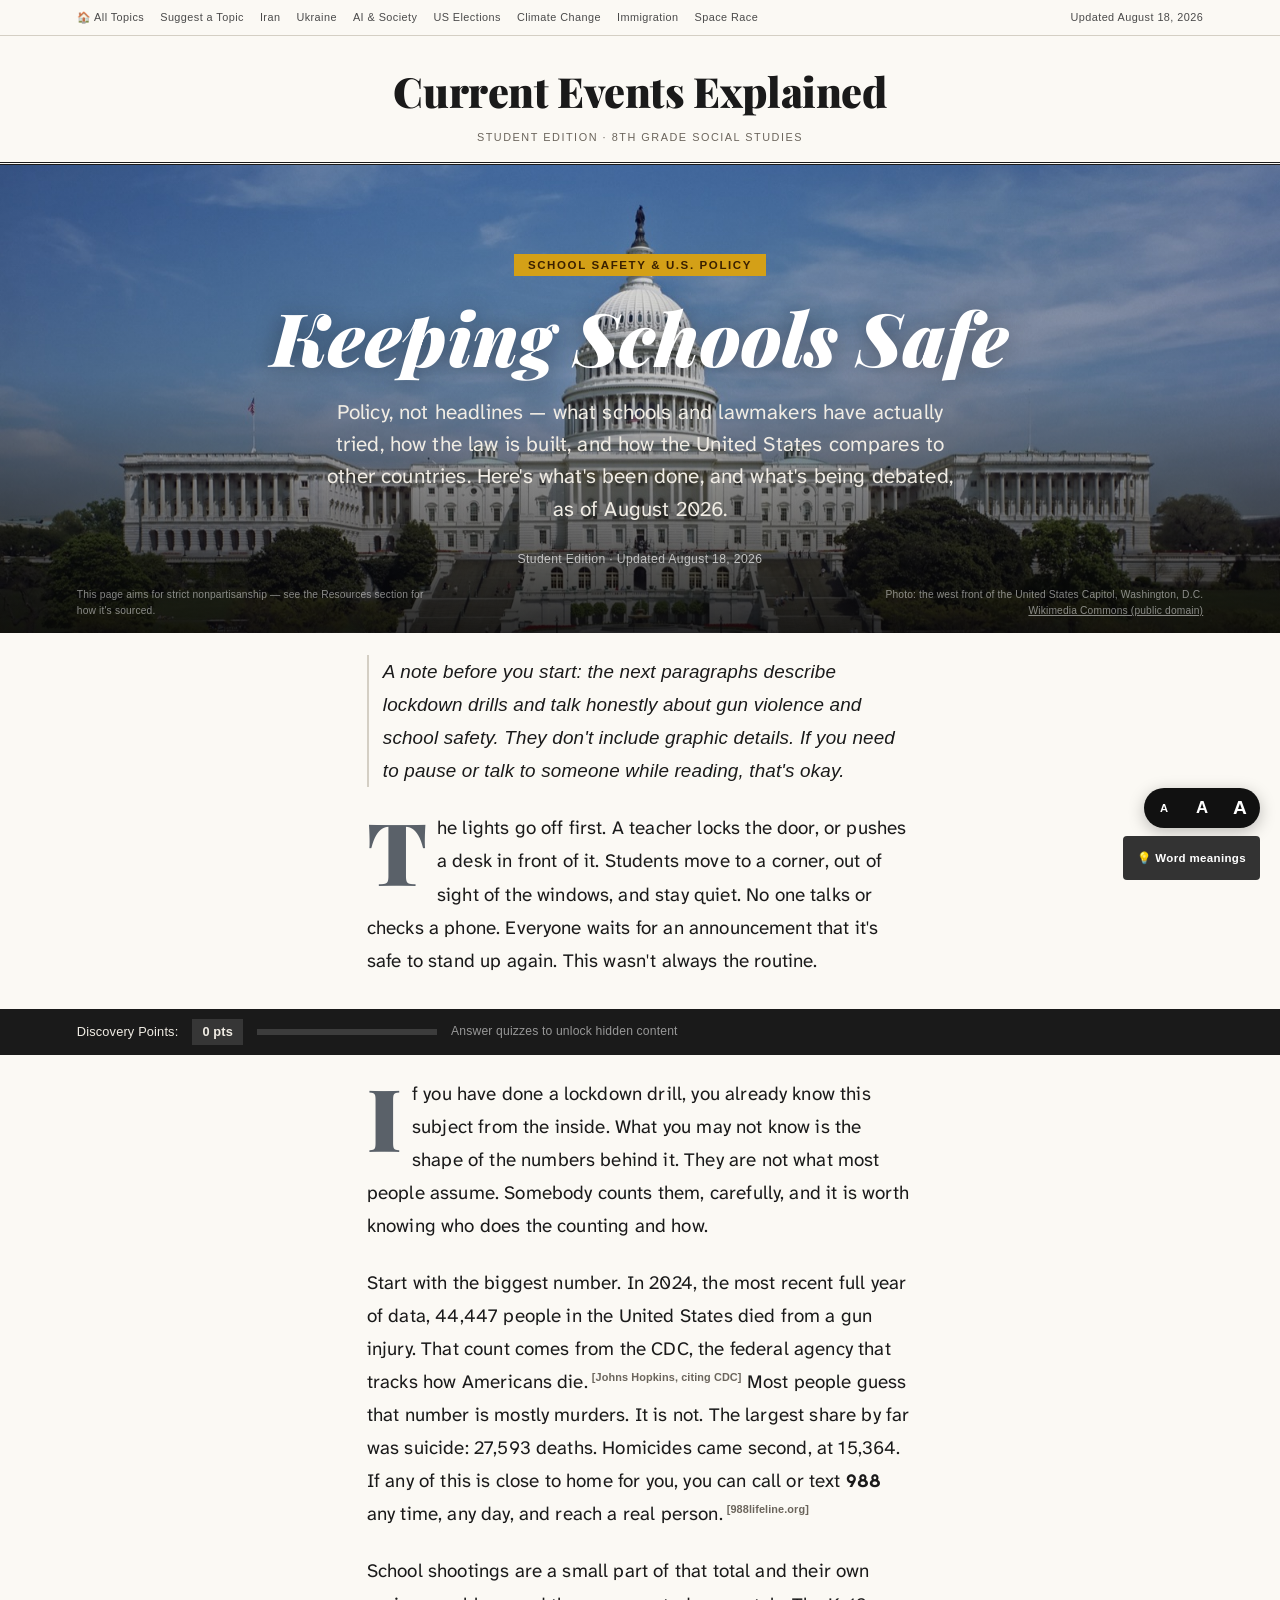
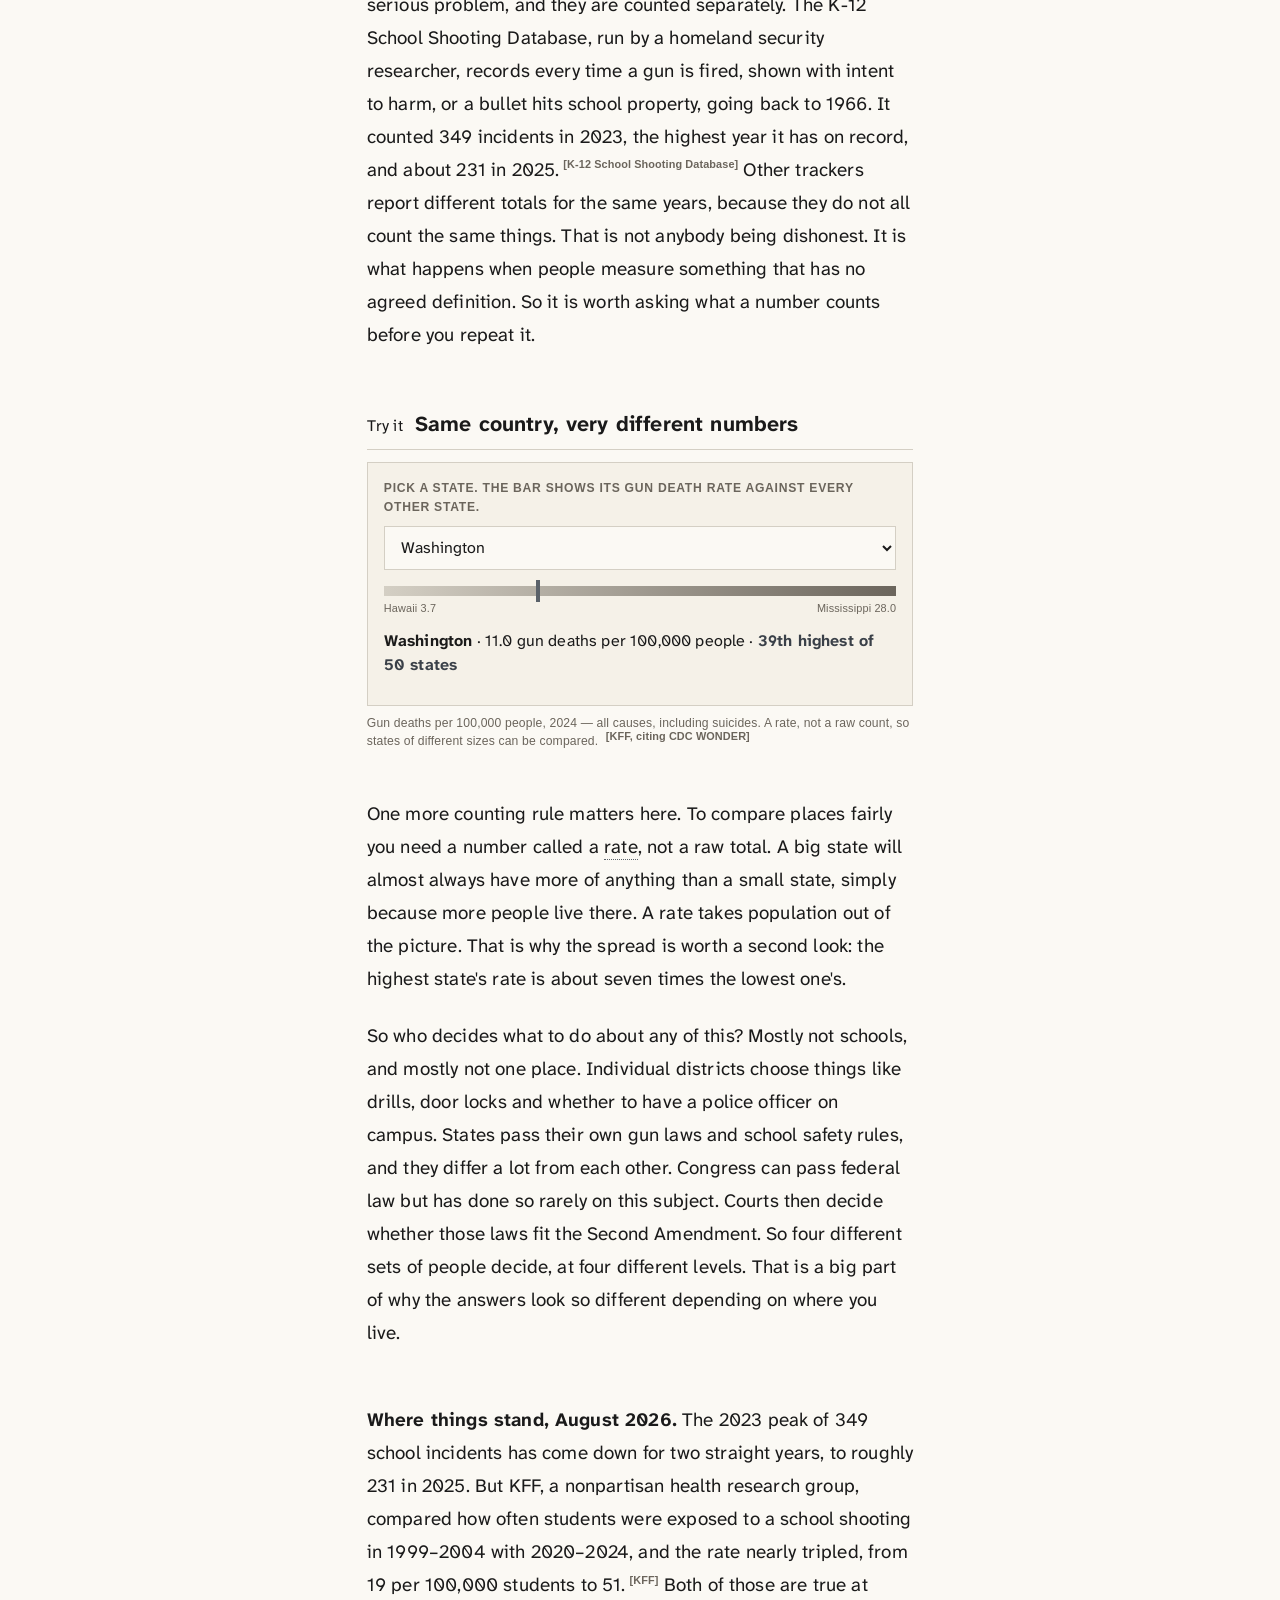
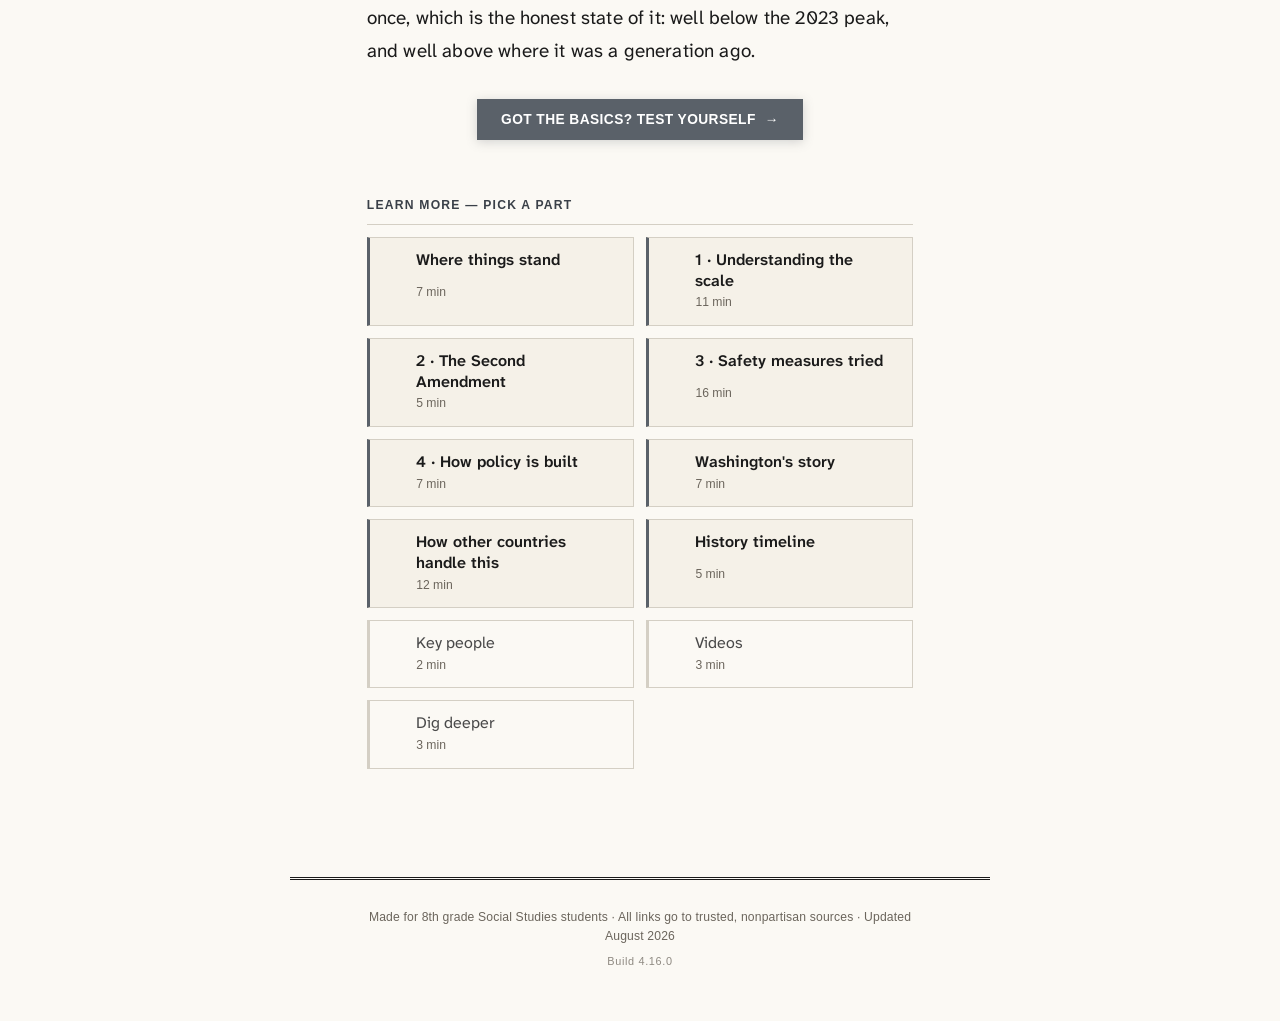
<file: gun-violence.html>
<!DOCTYPE html>
<html lang="en">
<head>
<meta charset="UTF-8">
<meta name="viewport" content="width=device-width, initial-scale=1.0">
<title>Keeping Schools Safe: Gun Violence &amp; School Safety Policy – Student Resource</title>
<meta name="description" content="How school safety policy actually works in the U.S. — what's been tried, how the law works today, and how other countries compare — explained for middle schoolers.">
<link rel="preconnect" href="https://fonts.googleapis.com">
<link rel="preconnect" href="https://fonts.gstatic.com" crossorigin>
<link href="https://fonts.googleapis.com/css2?family=Atkinson+Hyperlegible+Next:ital,wght@0,400;0,600;0,700;0,800;1,400;1,600&family=Playfair+Display:ital,wght@0,700;0,900;1,700&display=swap" rel="stylesheet">
<style>
*{box-sizing:border-box;margin:0;padding:0}
html{scroll-behavior:smooth}
body{overflow-x:hidden;overflow-wrap:break-word}
:root{
  --paper:#fbf9f4; --paper-warm:#f5f1e8;
  --ink:#1a1a1a; --ink-light:#4a4a4a; --ink-faint:#6b655c;
  --rule:#d4cfc4; --rule-heavy:#1a1a1a;
  /* This page's own palette: a muted pewter/steel-gray accent. Deliberately
     not red or blue — this is likely the highest nonpartisanship-risk topic
     the site has built, more directly and continuously politically contested
     in U.S. life than immigration or elections. Pewter reads as institutional
     and procedural (think: a courthouse railing, a school security badge, a
     policy binder) without echoing either major party's brand color. Distinct
     from every existing page's palette: Iran/Ukraine/AI/Climate's red
     (#a02c2c), US Elections' navy (#1a2a52), and Immigration's teal
     (#2c6e6b). RGB distance check against party reference hexes: to
     Democrat blue (#0015bc) ≈144/441; to Republican red (#b31942) ≈121/441 —
     a clearly distinct, desaturated hue in both directions. A second, warmer
     gold-tan is used sparingly for secondary accents (progress bar, badges,
     vocab markers), echoed from the site's shared civic-neutral gold rather
     than introducing a third hue. */
  --accent:#5a6169; --accent-ink:#3a4048; --accent-tint:#eaecee;
  --gold:#b8860a; --gold-l:#d4a017; --gold-tint:#fef3db;
}
body{font-family:'Atkinson Hyperlegible Next','Atkinson Hyperlegible',-apple-system,Arial,sans-serif;background:var(--paper);color:var(--ink);line-height:1.6}

/* ══════════════ MASTHEAD ══════════════ */
.masthead-top{
  display:flex;justify-content:space-between;align-items:center;
  padding:9px 6vw;font-family:-apple-system,sans-serif;font-size:.68rem;
  letter-spacing:.04em;color:var(--ink-light);border-bottom:1px solid var(--rule);
  flex-wrap:wrap;gap:6px;
}
.masthead-top a{color:var(--ink-light);text-decoration:none;margin-right:16px}
.masthead-top a:last-child{margin-right:0}
.masthead-top a:hover{color:var(--accent)}
.masthead-top .date{font-variant-numeric:tabular-nums}

.masthead{
  text-align:center;padding:22px 6vw 16px;border-bottom:3px double var(--rule-heavy);
}
.masthead .site-name{
  font-family:'Playfair Display',serif;font-weight:900;font-size:clamp(1.8rem,4.5vw,2.6rem);
  letter-spacing:-.01em;color:var(--ink);text-decoration:none;
}
.masthead .tagline{
  font-family:-apple-system,sans-serif;font-size:.68rem;letter-spacing:.14em;text-transform:uppercase;
  color:var(--ink-faint);margin-top:4px;
}

/* ══════════════ ARTICLE HERO ══════════════ */
.article-hero{position:relative;min-height:52vh;display:flex;align-items:flex-end;overflow:hidden}
.article-hero-bg{
  position:absolute;inset:0;z-index:0;
  background:linear-gradient(180deg,rgba(10,10,10,.1) 0%,rgba(10,10,10,.2) 45%,rgba(8,8,8,.86) 100%),
             url('images/us-capitol-west-front.jpg') center 38%/cover no-repeat;
}
.article-hero-inner{position:relative;z-index:1;max-width:900px;margin:0 auto;padding:80px 6vw 56px;text-align:center}
.article-hero .kicker{
  display:inline-block;font-family:-apple-system,sans-serif;font-size:.72rem;font-weight:800;
  letter-spacing:.14em;text-transform:uppercase;color:#3a2000;background:var(--gold-l);
  padding:5px 14px;margin-bottom:22px;border:none;
}
.article-hero h1{
  font-family:'Playfair Display',serif;font-weight:900;font-style:italic;
  font-size:clamp(2.4rem,6vw,4.2rem);line-height:1.06;color:#fff;
  text-shadow:0 2px 24px rgba(0,0,0,.35);margin-bottom:20px;
}
.article-hero .dek{
  font-family:'Atkinson Hyperlegible Next','Atkinson Hyperlegible',-apple-system,Arial,sans-serif;font-size:clamp(1.02rem,1.9vw,1.25rem);line-height:1.55;
  color:#f0ece4;max-width:660px;margin:0 auto 22px;
}
.article-hero .byline{
  font-family:-apple-system,sans-serif;font-size:.76rem;color:rgba(255,255,255,.68);
  letter-spacing:.03em;
}
.hero-credit{
  position:absolute;bottom:14px;right:6vw;z-index:1;font-family:-apple-system,sans-serif;
  font-size:.64rem;color:rgba(255,255,255,.5);text-align:right;max-width:360px;
}
.hero-credit a{color:inherit}
.hero-note{
  position:absolute;bottom:14px;left:6vw;z-index:1;font-family:-apple-system,sans-serif;
  font-size:.64rem;color:rgba(255,255,255,.5);text-align:left;max-width:360px;
}
@media(max-width:700px){
  .hero-note,.hero-credit{position:static;max-width:none;text-align:left;padding:0 6vw;display:block}
  .hero-note{margin-top:14px}
  .hero-credit{margin-top:4px;margin-bottom:14px}
}

/* ══════════════ POINTS BAR ══════════════ */
.points-bar{display:flex;align-items:center;gap:14px;padding:10px 6vw;background:var(--ink);color:#f0ece4;font-family:-apple-system,sans-serif;font-size:.8rem;flex-wrap:wrap}
.points-display{background:rgba(255,255,255,.12);padding:3px 10px;font-weight:800}
.progress-wrap{width:180px;height:6px;background:rgba(255,255,255,.15);overflow:hidden;min-width:0}
.progress-fill{height:100%;background:var(--gold-l);width:0%;transition:width .3s}
.unlock-hint{color:rgba(255,255,255,.55);font-size:.76rem}

/* ══════════════ SECTION HEADS ══════════════ */
.sec-head{max-width:700px;margin:0 auto;padding:60px 6vw 6px}
.sec-head .num{
  font-family:-apple-system,sans-serif;font-size:.7rem;letter-spacing:.14em;text-transform:uppercase;
  color:var(--accent);font-weight:800;
}
.sec-head h2{
  font-family:'Playfair Display',serif;font-weight:700;font-size:clamp(1.6rem,3.2vw,2.2rem);
  line-height:1.18;margin-top:6px;border-bottom:1px solid var(--rule);padding-bottom:18px;
}

/* ══════════════ ARTICLE BODY ══════════════ */
.article{max-width:700px;margin:0 auto;padding:22px 6vw 8px}
.article p{font-size:1.18rem;line-height:1.75;margin:0 0 22px;color:var(--ink)}
.article p strong{font-weight:700;color:var(--ink)}
.article h3{
  font-family:'Playfair Display',serif;font-style:italic;font-weight:700;font-size:1.28rem;
  margin:34px 0 14px;color:var(--ink);
}
.article p.lede::first-letter{
  font-family:'Playfair Display',serif;font-weight:900;font-size:5rem;line-height:.78;
  float:left;padding:6px 10px 0 0;color:var(--accent);
}
/* calm, brief content note ahead of the opening lede — same acknowledging-not-alarmist
   register as the 988 crisis-note in Section 1, styled quietly so it reads as a heads-up,
   not a warning banner */
.content-note{
  font-family:-apple-system,sans-serif;font-size:.92rem;line-height:1.6;
  color:var(--ink-light);font-style:italic;
  margin:0 0 18px;padding-left:14px;border-left:2px solid var(--rule);
}
.article ul{margin:0 0 22px 22px}
.article ul li{margin-bottom:8px;font-size:1.05rem;line-height:1.6;color:var(--ink)}

/* inline citations */
.cite-inline{
  font-family:-apple-system,sans-serif;font-size:.68rem;font-weight:600;color:var(--ink-faint);
  text-decoration:none;vertical-align:super;line-height:0;margin-left:4px;letter-spacing:.01em;
}
.cite-inline::before{content:'['}
.cite-inline::after{content:']'}
.cite-inline:hover{color:var(--accent)}
.stat-line .num{font-family:'Playfair Display',serif;font-weight:900;font-size:3rem;color:var(--accent);line-height:1}
.stat-line .desc{font-family:-apple-system,sans-serif;font-size:.9rem;color:var(--ink-light);line-height:1.5}
.stat-line .desc b{display:block;font-size:.68rem;letter-spacing:.06em;text-transform:uppercase;color:var(--ink-faint);margin-bottom:3px;font-weight:800}

.stat-pair{display:grid;grid-template-columns:1fr 1fr;gap:28px;margin:32px 0;padding:22px 0;border-top:1px solid var(--rule);border-bottom:1px solid var(--rule)}
.stat-trio{display:grid;grid-template-columns:repeat(3,1fr);gap:22px;margin:32px 0;padding:22px 0;border-top:1px solid var(--rule);border-bottom:1px solid var(--rule)}
.stat-pair .stat,.stat-trio .stat{min-width:0}
.stat-pair .num,.stat-trio .num{font-family:'Playfair Display',serif;font-weight:900;font-size:2.2rem;color:var(--accent);line-height:1}
.stat-pair .desc,.stat-trio .desc{font-family:-apple-system,sans-serif;font-size:.78rem;color:var(--ink-light);line-height:1.5;margin-top:4px}
.stat-pair .desc b,.stat-trio .desc b{display:block;font-size:.64rem;letter-spacing:.05em;text-transform:uppercase;color:var(--ink-faint);margin-bottom:2px;font-weight:800}
.stat-pair .stat.clickable,.stat-trio .stat.clickable{cursor:pointer}
.stat-pair .stat.clicked .num,.stat-trio .stat.clicked .num{color:var(--gold)}
@media (max-width:560px){.stat-pair,.stat-trio{grid-template-columns:1fr}}

/* vocab */
.vocab{margin:28px 0;padding-left:20px;border-left:3px solid var(--gold)}
.vocab b{display:block;font-family:-apple-system,sans-serif;font-size:.7rem;letter-spacing:.08em;text-transform:uppercase;color:#8a6608;margin-bottom:6px;font-weight:800}
.vocab p{font-size:1rem;line-height:1.65;margin:0;color:var(--ink-light)}

/* inline vocabulary tooltip — lightweight, repeatable, distinct from .vocab callout boxes and <strong> emphasis.
   Dotted underline is the common "hover for definition" web convention. Shows on hover AND keyboard focus
   (:focus / :focus-visible), so a student tabbing through the page (not just using a mouse) can reach it. */
.term{
  position:relative;cursor:help;
  border-bottom:1px dotted var(--accent);
  text-decoration:none;color:inherit;
}
.term:focus{outline:2px solid var(--accent);outline-offset:2px}
.term::after{
  content:attr(data-def);
  position:absolute;left:50%;bottom:calc(100% + 8px);transform:translateX(-50%) translateY(4px);
  width:max-content;max-width:min(280px,80vw);
  background:var(--ink);color:#f0ece4;
  font-family:-apple-system,sans-serif;font-size:.78rem;font-weight:400;line-height:1.45;
  padding:9px 12px;border-radius:4px;box-shadow:0 6px 18px rgba(0,0,0,.22);
  opacity:0;visibility:hidden;pointer-events:none;
  transition:opacity .15s ease,transform .15s ease;
  z-index:50;
}
.term::before{
  content:'';position:absolute;left:50%;bottom:calc(100% + 4px);transform:translateX(-50%);
  border:5px solid transparent;border-top-color:var(--ink);
  opacity:0;visibility:hidden;transition:opacity .15s ease;z-index:50;
}
.term:hover::after,.term:focus::after,.term:focus-visible::after{
  opacity:1;visibility:visible;transform:translateX(-50%) translateY(0);
}
.term:hover::before,.term:focus::before,.term:focus-visible::before{opacity:1;visibility:visible}
.update-box .term{border-bottom-color:var(--gold-l)}
/* visually-hidden text for the .term-desc spans that back each .term's aria-describedby —
   keeps the definition available to screen readers without duplicating it visibly on the page */
.term-desc{
  position:absolute;width:1px;height:1px;padding:0;margin:-1px;overflow:hidden;
  clip:rect(0,0,0,0);white-space:nowrap;border:0;
}
@media(max-width:600px){
  .term::after{left:0;transform:translateX(0) translateY(4px);max-width:min(240px,70vw)}
  .term:hover::after,.term:focus::after,.term:focus-visible::after{transform:translateX(0) translateY(0)}
  .term::before{left:16px;transform:translateX(0)}
}

/* callout / think-about-it */
.callout{margin:32px 0;padding:20px 24px;background:var(--paper-warm);border-left:3px solid var(--ink)}
.callout .tag{display:block;font-family:-apple-system,sans-serif;font-size:.68rem;font-weight:800;letter-spacing:.08em;text-transform:uppercase;color:var(--ink);margin-bottom:8px}
.callout p{margin:0;font-size:1.02rem;color:var(--ink-light)}
.callout.think{border-left-color:var(--accent);background:var(--accent-tint)}

/* pull quotes */
.pull-quote{margin:36px 0;padding:22px 0;border-top:1px solid var(--rule-heavy);border-bottom:1px solid var(--rule-heavy)}
.pull-quote p{font-family:'Playfair Display',serif;font-style:italic;font-weight:700;font-size:clamp(1.4rem,3vw,1.75rem);line-height:1.35;color:var(--ink);margin:0}
.pull-quote .attrib{display:block;margin-top:12px;font-family:-apple-system,sans-serif;font-style:normal;font-size:.76rem;font-weight:700;letter-spacing:.03em;color:var(--ink-faint);text-transform:uppercase}

/* full-bleed inline photo */
.photo-break{margin:40px calc(50% - 50vw) 40px;width:100vw}
.photo-break img{width:100%;max-height:520px;object-fit:cover;display:block}
.photo-break .cap{max-width:700px;margin:10px auto 0;padding:0 6vw;font-family:-apple-system,sans-serif;font-size:.76rem;color:var(--ink-faint);line-height:1.5}
.photo-break .cap a{color:inherit}

/* smaller inline photo */
.photo-inline{float:right;width:44%;margin:6px 0 20px 28px}
.photo-inline img{width:100%;display:block;box-shadow:0 6px 20px rgba(0,0,0,.12)}
.photo-inline .cap{font-family:-apple-system,sans-serif;font-size:.7rem;color:var(--ink-faint);margin-top:7px;line-height:1.4}
.photo-inline .cap a{color:inherit}
.clearfix::after{content:'';display:table;clear:both}
@media (max-width:640px){.photo-inline{float:none;width:100%;margin:20px 0}}

/* ══ HEX-GRID CHOROPLETH MAP ══
   50-state map built as inline SVG hexagons, one per state, in an offset grid
   positioned to approximate real relative U.S. geography (a "hex cartogram" —
   the same simplified-map convention used by NPR and similar outlets, chosen
   because literal state-boundary paths are far harder to keep both accurate
   and legible at small sizes than a grid of same-size shapes). Alaska and
   Hawaii sit as a clearly separated inset, matching standard convention. */
.map-wrap{margin:36px 0;padding:24px 0 20px;border-top:1px solid var(--rule);border-bottom:1px solid var(--rule)}
.map-wrap .hexmap-svg{width:100%;height:auto;display:block;max-width:560px;margin:0 auto}
.map-wrap .hexmap-svg polygon{cursor:default}
.map-legend{display:flex;align-items:center;justify-content:center;flex-wrap:wrap;gap:6px;margin-top:18px;font-family:-apple-system,sans-serif;font-size:.72rem;color:var(--ink-light)}
.map-legend .legend-label{font-weight:700;color:var(--ink);margin-right:4px}
.map-legend .swatch{display:inline-flex;align-items:center;gap:4px}
.map-legend .swatch i{width:18px;height:18px;display:inline-block;border:1px solid rgba(0,0,0,.15)}
.map-cap{font-family:-apple-system,sans-serif;font-size:.8rem;color:var(--ink-light);margin-top:16px;line-height:1.55;text-align:center}

/* ══ STATE-COMPARISON CALLOUT (used for both map + table WA callouts) ══ */
.state-callout{margin:24px 0;padding:18px 22px;background:var(--accent-tint);border-left:3px solid var(--accent)}
.state-callout .tag{display:block;font-family:-apple-system,sans-serif;font-size:.68rem;font-weight:800;letter-spacing:.08em;text-transform:uppercase;color:var(--accent-ink);margin-bottom:8px}
.state-callout p{margin:0;font-size:1.02rem;color:var(--ink)}
.state-callout p+p{margin-top:8px}

/* ══ RANKED STATE TABLE ══ */
.state-table-wrap{margin:28px 0;overflow-x:auto}
.state-table{width:100%;border-collapse:collapse;font-family:-apple-system,sans-serif;font-size:.88rem}
.state-table caption{text-align:left;font-size:.72rem;font-weight:800;letter-spacing:.06em;text-transform:uppercase;color:var(--ink-faint);margin-bottom:10px}
.state-table th{text-align:left;padding:8px 10px;border-bottom:2px solid var(--ink);font-size:.7rem;letter-spacing:.05em;text-transform:uppercase;color:var(--ink-light)}
.state-table td{padding:8px 10px;border-bottom:1px solid var(--rule);color:var(--ink)}
.state-table td.num,.state-table th.num{text-align:right;font-variant-numeric:tabular-nums}
.state-table tr.wa-row td{background:var(--accent-tint);font-weight:700}
.state-table tr.wa-row td:first-child{border-left:3px solid var(--accent)}
.state-table tr.ellipsis td{color:var(--ink-faint);text-align:center;font-style:italic;border-bottom:1px solid var(--rule)}

/* ══ QUIZ ══ */
.quiz-inline{margin:36px 0}
.quiz-toggle{display:inline-flex;align-items:center;gap:9px;font-family:-apple-system,sans-serif;font-size:.86rem;font-weight:800;letter-spacing:.03em;text-transform:uppercase;color:#fff;background:var(--accent);border:none;cursor:pointer;padding:13px 24px;box-shadow:0 2px 10px rgba(90,97,105,.25)}
.quiz-toggle::after{content:'→';font-weight:700}
.quiz-toggle:hover{background:var(--accent-ink)}
.quiz-toggle.answered{background:var(--ink-faint)}

.quiz-modal{display:none;position:fixed;inset:0;z-index:500;background:rgba(10,10,10,.75);align-items:center;justify-content:center;padding:24px}
.quiz-modal.open{display:flex}
.quiz-box{background:var(--paper);max-width:520px;width:100%;padding:32px;position:relative;border-top:4px solid var(--accent)}
.quiz-close{position:absolute;top:12px;right:16px;background:none;border:none;font-size:1.6rem;cursor:pointer;color:var(--ink-faint);line-height:1}
.quiz-box h3{font-family:-apple-system,sans-serif;font-size:.72rem;font-weight:800;letter-spacing:.08em;text-transform:uppercase;color:var(--accent);margin-bottom:14px}
.quiz-q{font-family:'Playfair Display',serif;font-weight:700;font-size:1.2rem;margin-bottom:18px;line-height:1.35}
.quiz-choices{display:flex;flex-direction:column;gap:8px}
.choice-btn{display:block;width:100%;text-align:left;background:#fff;border:1px solid var(--rule);padding:11px 14px;font-family:-apple-system,sans-serif;font-size:.9rem;cursor:pointer;color:var(--ink)}
.choice-btn:hover:not(:disabled){border-color:var(--ink)}
.choice-btn.correct{background:#2f5934;border-color:#2f5934;color:#fff}
.choice-btn.wrong{background:var(--accent-ink);border-color:var(--accent-ink);color:#fff}
.choice-btn:disabled{cursor:default}
.quiz-feedback{margin-top:16px;font-family:-apple-system,sans-serif;font-size:.88rem;line-height:1.55;display:none}
.quiz-feedback.show{display:block}
.correct-fb{color:#2f5934}
.wrong-fb{color:var(--accent-ink)}

/* ══ TIMELINE ══ */
.tl-item{display:flex;gap:22px;margin-bottom:28px;padding-bottom:28px;border-bottom:1px solid var(--rule)}
.tl-item:last-child{border-bottom:none}
.tl-year{font-family:'Playfair Display',serif;font-weight:900;font-size:.95rem;color:var(--accent);flex-shrink:0;width:150px}
.tl-body{flex:1;min-width:0}
.tl-body h4{font-family:'Atkinson Hyperlegible Next','Atkinson Hyperlegible',-apple-system,Arial,sans-serif;font-weight:700;font-size:1.08rem;margin-bottom:8px}
.tl-body p{font-size:.98rem;line-height:1.65;margin:0 0 8px;color:var(--ink-light)}
.tl-body img{width:100%;max-width:220px;display:block;margin:0 auto 10px;box-shadow:0 4px 16px rgba(0,0,0,.12)}
.tl-body .cap{font-family:-apple-system,sans-serif;font-size:.68rem;color:var(--ink-faint);margin-bottom:10px;line-height:1.4;text-align:center}
.tl-body .cap a{color:inherit}
.tl-link{display:inline-block;margin-top:8px;font-family:-apple-system,sans-serif;font-size:.8rem;color:var(--accent);text-decoration:none;border-bottom:1px solid var(--accent)}
.tl-link:hover{color:var(--accent-ink);border-color:var(--accent-ink)}
@media(max-width:600px){.tl-item{flex-direction:column;gap:6px}.tl-year{width:auto}}

/* ══ PERSON ══ */
.person{display:flex;gap:24px;align-items:flex-start;margin-bottom:32px;padding-bottom:32px;border-bottom:1px solid var(--rule)}
.person:last-of-type{border-bottom:none}
.person img,.person .emoji-fallback{width:110px;height:110px;object-fit:cover;flex-shrink:0;filter:grayscale(35%)}
.person .emoji-fallback{background:var(--paper-warm);display:flex;align-items:center;justify-content:center;font-size:2.4rem}
.person h4{font-family:'Playfair Display',serif;font-weight:700;font-size:1.25rem;margin-bottom:3px}
.person .role{font-family:-apple-system,sans-serif;font-size:.74rem;color:var(--ink-faint);margin-bottom:10px;letter-spacing:.02em}
.person p{font-size:.98rem;line-height:1.65;margin:0 0 8px;color:var(--ink-light)}
.person .src{font-family:-apple-system,sans-serif;font-size:.7rem;color:var(--ink-faint)}
.person .src a{color:inherit}
@media(max-width:560px){.person{flex-direction:column;align-items:center;text-align:center}}

/* ══ UPDATE PANE ══ */
.update-pane{background:var(--paper-warm);color:var(--ink-light);padding:40px 6vw}
.update-pane-inner{max-width:900px;margin:0 auto}
.update-head{display:flex;align-items:baseline;gap:14px;margin-bottom:8px;flex-wrap:wrap}
.update-head .num{font-family:-apple-system,sans-serif;font-size:.7rem;letter-spacing:.14em;text-transform:uppercase;color:var(--gold-l);font-weight:800}
.update-head h2{font-family:'Playfair Display',serif;font-weight:700;font-size:1.7rem;color:var(--ink)}
.update-badge{font-family:-apple-system,sans-serif;font-size:.66rem;font-weight:800;letter-spacing:.05em;text-transform:uppercase;background:var(--gold);color:#3a2000;padding:4px 10px;margin-left:8px}
.update-date{font-family:-apple-system,sans-serif;font-size:.82rem;color:var(--ink-faint);margin-bottom:28px}
.mini-tl-dot.blue{background:#82b1ff}
.mini-tl-text .cite-inline{color:var(--ink-faint)}
.mini-tl-text .cite-inline:hover{color:var(--gold-l)}

.update-grid{display:grid;grid-template-columns:1fr;gap:0}
.update-box{padding:28px 0;border-bottom:1px solid var(--rule)}
.update-box:last-child{border-bottom:none}
.update-box-icon{font-size:1.5rem;display:block;margin-bottom:8px}
.update-box h3{font-family:'Playfair Display',serif;font-weight:700;font-size:1.24rem;color:var(--ink);margin-bottom:16px}
.update-box p{font-family:'Atkinson Hyperlegible Next','Atkinson Hyperlegible',-apple-system,Arial,sans-serif;font-size:1rem;color:var(--ink-light);line-height:1.7;margin-bottom:14px}
.update-box p:last-of-type{margin-bottom:14px}
.update-box .cite-inline{color:var(--ink-faint)}
.update-box .cite-inline:hover{color:var(--gold-l)}
.update-box .vocab{border-left-color:var(--gold-l)}
.update-box .vocab b{color:var(--gold-l)}
.update-box .vocab p{color:var(--ink-light)}
.update-box .stat-trio,.update-box .stat-pair{border-color:var(--rule)}
.update-box .stat-trio .num,.update-box .stat-pair .num{color:var(--gold-l)}
.update-box .stat-trio .desc,.update-box .stat-pair .desc{color:var(--ink-light)}
.update-box .stat-trio .desc b,.update-box .stat-pair .desc b{color:var(--ink-faint)}
.update-box .callout{background:rgba(0, 0, 0, .04);border-left-color:var(--gold-l)}
.update-box .callout .tag{color:var(--gold-l)}
.update-box .callout p{color:var(--ink-light)}
.update-sources{margin-top:14px;font-family:-apple-system,sans-serif;font-size:.78rem}
.update-sources summary{cursor:pointer;color:var(--ink-faint);font-weight:700}
.update-sources ul{margin:10px 0 0 18px;color:var(--ink-faint)}
.update-sources li{margin-bottom:5px;line-height:1.5}
.update-sources a{color:var(--gold-l)}
.update-box .small-note{font-size:.78rem;color:var(--ink-faint)}
.update-box .photo-inline .cap{color:var(--ink-faint)}

/* ══ DIFFERING PERSPECTIVES (reused verbatim from immigration.html — reserved
   exclusively for the update-pane's Part B, per the design doc's Nonpartisanship
   Discipline section; not used elsewhere on this page) ══ */
.perspectives{
  display:grid;grid-template-columns:1fr 1fr;gap:0;
  border:1px solid var(--rule);border-radius:4px;overflow:hidden;
  margin:20px 0;
}
.perspective{padding:18px 20px}
.perspective + .perspective{border-left:1px solid var(--rule)}
.perspective-label{
  font-family:-apple-system,sans-serif;font-size:.72rem;font-weight:800;
  letter-spacing:.08em;text-transform:uppercase;color:var(--ink-faint);
  margin-bottom:8px;
}
.perspective p{font-family:'Atkinson Hyperlegible Next','Atkinson Hyperlegible',-apple-system,Arial,sans-serif;font-size:.95rem;
  color:var(--ink-light);line-height:1.65;margin-bottom:8px}
.perspective p:last-of-type{margin-bottom:0}
.perspective .cite-inline{font-size:.8rem}
@media(max-width:600px){
  .perspectives{grid-template-columns:1fr}
  .perspective + .perspective{border-left:none;border-top:1px solid var(--rule)}
}
/* Dark-background override — .perspectives sits inside .update-box, matching the treatment already used for .vocab/.callout/.stat-pair in that context. Both sides keep identical padding, size, and treatment. */
.update-box .perspectives{border-color:var(--rule)}
.update-box .perspective + .perspective{border-left-color:var(--rule)}
@media(max-width:600px){
  .update-box .perspective + .perspective{border-top-color:rgba(255,255,255,.15)}
}
.update-box .perspective-label{color:var(--gold-l)}
.update-box .perspective p{color:var(--ink-light)}
.update-box .perspective .cite-inline{color:var(--ink-faint)}
.update-box .perspective .cite-inline:hover{color:var(--gold-l)}

/* ══ VIDEO / RESOURCES ══ */
.video-wrap{margin:30px 0;border:1px solid var(--rule)}
.video-wrap iframe{width:100%;aspect-ratio:16/9;border:none;display:block}
.video-label{font-family:-apple-system,sans-serif;font-size:.82rem;color:var(--ink-light);margin:10px 0 30px}
.video-label h4{font-family:'Atkinson Hyperlegible Next','Atkinson Hyperlegible',-apple-system,Arial,sans-serif;font-size:1.05rem;color:var(--ink);margin-bottom:4px}

.rc{display:block;padding:18px 0;border-bottom:1px solid var(--rule);text-decoration:none;color:inherit}
.rc:hover .rc-title{color:var(--accent)}
.rc .tag{font-family:-apple-system,sans-serif;font-size:.66rem;font-weight:800;letter-spacing:.06em;text-transform:uppercase;color:var(--ink-faint);display:block;margin-bottom:5px}
.rc-title{font-family:'Atkinson Hyperlegible Next','Atkinson Hyperlegible',-apple-system,Arial,sans-serif;font-weight:700;font-size:1.06rem;color:var(--ink)}
.rc p{font-family:-apple-system,sans-serif;font-size:.82rem;color:var(--ink-light);margin-top:4px}
.rc .level{font-family:-apple-system,sans-serif;font-size:.72rem;color:var(--ink-faint);margin-top:4px}

footer{max-width:700px;margin:60px auto 0;padding:28px 6vw 50px;border-top:3px double var(--rule-heavy);text-align:center;font-family:-apple-system,sans-serif;font-size:.76rem;color:var(--ink-faint)}

/* ══ EASTER EGG MODAL + TOAST ══ */
.egg-modal{display:none;position:fixed;inset:0;z-index:500;background:rgba(10,10,10,.8);align-items:center;justify-content:center;padding:24px}
.egg-modal.show{display:flex}
.egg-box{background:var(--paper);max-width:480px;width:100%;padding:32px;text-align:center;border-top:4px solid var(--accent)}
.egg-box h2{font-family:'Playfair Display',serif;font-size:1.3rem;margin-bottom:12px}
.egg-box p{font-family:'Atkinson Hyperlegible Next','Atkinson Hyperlegible',-apple-system,Arial,sans-serif;font-size:.98rem;line-height:1.7;color:var(--ink-light);margin-bottom:14px;text-align:left}
.egg-extra{font-family:'Playfair Display',serif;font-style:italic;font-size:1.2rem;color:var(--accent);margin-bottom:16px}
.egg-close{background:var(--ink);color:#fff;border:none;padding:10px 22px;font-family:-apple-system,sans-serif;font-weight:700;cursor:pointer}

.toast{position:fixed;top:20px;right:20px;z-index:600;background:var(--ink);color:#fff;padding:16px 20px;max-width:300px;transform:translateX(340px);transition:transform .3s;border-left:4px solid var(--gold-l)}
.toast.show{transform:translateX(0)}
.toast-icon{font-size:1.3rem;display:block;margin-bottom:4px}
.toast-title{font-family:-apple-system,sans-serif;font-weight:800;font-size:.88rem;margin-bottom:3px}
.toast-msg{font-family:-apple-system,sans-serif;font-size:.78rem;color:rgba(255,255,255,.7);line-height:1.4}

.hero-flag-click{cursor:pointer}
@keyframes shake{0%,100%{transform:rotate(0)}25%{transform:rotate(-8deg)}75%{transform:rotate(8deg)}}
.shake{animation:shake .4s}

</style>
<link rel="stylesheet" href="site.css?v=4.16.0">
</head>
<body>
<a class="skip-link" href="#main-content">Skip to main content</a>


<!-- EASTER EGG MODAL -->
<div class="egg-modal" id="eggModal">
  <div class="egg-box">
    <div style="font-size:2rem;margin-bottom:8px" id="eggEmoji">🎉</div>
    <h2 id="eggTitle">You found a secret!</h2>
    <p id="eggText"></p>
    <div class="egg-extra" id="eggExtra"></div>
    <button class="egg-close" onclick="closeEgg()">Got it</button>
  </div>
</div>

<!-- QUIZ MODAL -->
<div class="quiz-modal" id="quizModal">
  <div class="quiz-box">
    <button class="quiz-close" onclick="closeQuiz()">×</button>
    <h3>Quick Quiz</h3>
    <p id="quizQ" class="quiz-q"></p>
    <div class="quiz-choices" id="quizChoices"></div>
    <div class="quiz-feedback" id="quizFeedback"></div>
  </div>
</div>

<!-- TOAST -->
<div class="toast" id="toast">
  <span class="toast-icon" id="toastIcon">⭐</span>
  <div class="toast-title" id="toastTitle"></div>
  <div class="toast-msg" id="toastMsg"></div>
</div>

<div class="masthead-top">
  <span><a href="index.html">🏠 All Topics</a><a href="index.html#suggest">Suggest a Topic</a><a href="iran.html">Iran</a><a href="ukraine.html">Ukraine</a><a href="ai.html">AI &amp; Society</a><a href="us-elections.html">US Elections</a><a href="climate-change.html">Climate Change</a><a href="immigration.html">Immigration</a><a href="space-race.html">Space Race</a></span>
  <span class="date">Updated August 18, 2026</span>
</div>

<div class="masthead">
  <a href="index.html" class="site-name">Current Events Explained</a>
  <div class="tagline">Student Edition · 8th Grade Social Studies</div>
</div>


<header class="article-hero" id="main-content" tabindex="-1">
  <div class="article-hero-bg"></div>
  <div class="article-hero-inner">
    <button class="kicker hero-flag-click" id="heroFlag" onclick="handleFlagClick()">School Safety &amp; U.S. Policy</button>
    <h1>Keeping Schools Safe</h1>
    <p class="dek">Policy, not headlines — what schools and lawmakers have actually tried, how the law is built, and how the United States compares to other countries. Here's what's been done, and what's being debated, as of August 2026.</p>
    <div class="byline">Student Edition · Updated August 18, 2026</div>
  </div>
  <div class="hero-note">This page aims for strict nonpartisanship — see the Resources section for how it's sourced.</div>
  <div class="hero-credit">Photo: the west front of the United States Capitol, Washington, D.C. <a href="https://commons.wikimedia.org/wiki/File:United_States_Capitol_west_front_edit2.jpg" target="_blank">Wikimedia Commons (public domain)</a></div>
</header>

<!-- ═══════════ OPENING NARRATIVE HOOK ═══════════ -->
<div class="article">
  <p class="content-note">A note before you start: the next paragraphs describe lockdown drills and talk honestly about gun violence and school safety. They don't include graphic details. If you need to pause or talk to someone while reading, that's okay.</p>
  <p class="lede">The lights go off first. A teacher locks the door, or pushes a desk in front of it. Students move to a corner, out of sight of the windows, and stay quiet. No one talks or checks a phone. Everyone waits for an announcement that it's safe to stand up again. This wasn't always the routine.</p>
</div>

<div class="points-bar">
  <span>Discovery Points:</span>
  <span class="points-display" id="pointsDisplay">0 pts</span>
  <div class="progress-wrap"><div class="progress-fill" id="progressFill"></div></div>
  <span class="unlock-hint" id="unlockHint">Answer quizzes to unlock hidden content</span>
</div>

<!-- ═══════════ UPDATE PANE ═══════════ -->
<section class="landing" id="landing">
  <div class="article">
    <p class="lede">If you have done a lockdown drill, you already know this subject from the inside. What you may not know is the shape of the numbers behind it. They are not what most people assume. Somebody counts them, carefully, and it is worth knowing who does the counting and how.</p>

    <p>Start with the biggest number. In 2024, the most recent full year of data, 44,447 people in the United States died from a gun injury. That count comes from the CDC, the federal agency that tracks how Americans die.<a class="cite-inline" href="https://publichealth.jhu.edu/center-for-gun-violence-solutions" target="_blank">Johns Hopkins, citing CDC</a> Most people guess that number is mostly murders. It is not. The largest share by far was suicide: 27,593 deaths. Homicides came second, at 15,364. If any of this is close to home for you, you can call or text <strong>988</strong> any time, any day, and reach a real person.<a class="cite-inline" href="https://988lifeline.org/" target="_blank">988lifeline.org</a></p>

    <p>School shootings are a small part of that total and their own serious problem, and they are counted separately. The K-12 School Shooting Database, run by a homeland security researcher, records every time a gun is fired, shown with intent to harm, or a bullet hits school property, going back to 1966. It counted 349 incidents in 2023, the highest year it has on record, and about 231 in 2025.<a class="cite-inline" href="https://k12ssdb.org/" target="_blank">K-12 School Shooting Database</a> Other trackers report different totals for the same years, because they do not all count the same things. That is not anybody being dishonest. It is what happens when people measure something that has no agreed definition. So it is worth asking what a number counts before you repeat it.</p>
  </div>

  <figure class="centerpiece" id="rateFig">
    <figcaption class="centerpiece-head">
      <span class="tag">Try it</span>
      <span class="centerpiece-title">Same country, very different numbers</span>
    </figcaption>

    <div class="centerpiece-body">
      <label class="centerpiece-label" for="rateState">
        Pick a state. The bar shows its gun death rate against every other state.
      </label>
      <select id="rateState">
        <option value="23.7">Alabama</option>
        <option value="24.4">Alaska</option>
        <option value="16.9">Arizona</option>
        <option value="20.6">Arkansas</option>
        <option value="7.0">California</option>
        <option value="15.3">Colorado</option>
        <option value="5.8">Connecticut</option>
        <option value="11.8">Delaware</option>
        <option value="12.7">Florida</option>
        <option value="17.6">Georgia</option>
        <option value="3.7">Hawaii</option>
        <option value="15.9">Idaho</option>
        <option value="12.4">Illinois</option>
        <option value="17.2">Indiana</option>
        <option value="11.8">Iowa</option>
        <option value="15.2">Kansas</option>
        <option value="18.5">Kentucky</option>
        <option value="22.9">Louisiana</option>
        <option value="11.9">Maine</option>
        <option value="11.6">Maryland</option>
        <option value="3.8">Massachusetts</option>
        <option value="11.9">Michigan</option>
        <option value="9.8">Minnesota</option>
        <option value="28.0">Mississippi</option>
        <option value="19.6">Missouri</option>
        <option value="20.2">Montana</option>
        <option value="10.9">Nebraska</option>
        <option value="17.2">Nevada</option>
        <option value="10.2">New Hampshire</option>
        <option value="4.0">New Jersey</option>
        <option value="26.6">New Mexico</option>
        <option value="4.4">New York</option>
        <option value="16.3">North Carolina</option>
        <option value="12.2">North Dakota</option>
        <option value="14.6">Ohio</option>
        <option value="19.1">Oklahoma</option>
        <option value="14.2">Oregon</option>
        <option value="11.9">Pennsylvania</option>
        <option value="4.6">Rhode Island</option>
        <option value="19.5">South Carolina</option>
        <option value="17.3">South Dakota</option>
        <option value="19.8">Tennessee</option>
        <option value="13.9">Texas</option>
        <option value="13.3">Utah</option>
        <option value="10.6">Vermont</option>
        <option value="12.8">Virginia</option>
        <option value="11.0" selected>Washington</option>
        <option value="15.3">West Virginia</option>
        <option value="12.1">Wisconsin</option>
        <option value="23.4">Wyoming</option>
      </select>

      <div class="rate-track" aria-hidden="true">
        <div class="rate-marker" id="rateMarker"></div>
      </div>
      <div class="rate-ends" aria-hidden="true">
        <span>Hawaii 3.7</span><span>Mississippi 28.0</span>
      </div>

      <p class="centerpiece-readout" id="rateReadout" role="status" aria-live="polite">
        <strong>Washington</strong> &middot; 11.0 gun deaths per 100,000 people &middot;
        <b>39th highest of 50 states</b>
      </p>
    </div>

    <figcaption class="centerpiece-note">
      Gun deaths per 100,000 people, 2024 — all causes, including suicides.
      A rate, not a raw count, so states of different sizes can be compared.
      <a class="cite-inline" href="https://www.kff.org/other/state-indicator/firearms-death-rate-per-100000/" target="_blank">KFF, citing CDC WONDER</a>
    </figcaption>
  </figure>

  <div class="article">
    <p>One more counting rule matters here. To compare places fairly you need a number called a <span class="term" tabindex="0" data-def="A number adjusted for population size, so places with more or fewer people can be compared fairly. Usually shown as a rate 'per 100,000 people.'" aria-describedby="term-desc-gv1">rate</span><span id="term-desc-gv1" class="term-desc">A number adjusted for population size, so places with more or fewer people can be compared fairly. Usually shown as a rate 'per 100,000 people.'</span>, not a raw total. A big state will almost always have more of anything than a small state, simply because more people live there. A rate takes population out of the picture. That is why the spread is worth a second look: the highest state's rate is about seven times the lowest one's.</p>

    <p>So who decides what to do about any of this? Mostly not schools, and mostly not one place. Individual districts choose things like drills, door locks and whether to have a police officer on campus. States pass their own gun laws and school safety rules, and they differ a lot from each other. Congress can pass federal law but has done so rarely on this subject. Courts then decide whether those laws fit the Second Amendment. So four different sets of people decide, at four different levels. That is a big part of why the answers look so different depending on where you live.</p>
  </div>

  <div class="article">
    <p><strong>Where things stand, August 2026.</strong> The 2023 peak of 349 school incidents has come down for two straight years, to roughly 231 in 2025. But KFF, a nonpartisan health research group, compared how often students were exposed to a school shooting in 1999&ndash;2004 with 2020&ndash;2024, and the rate nearly tripled, from 19 per 100,000 students to 51.<a class="cite-inline" href="https://www.kff.org/mental-health/issue-brief/gun-violence-in-schools/" target="_blank">KFF</a> Both of those are true at once, which is the honest state of it: well below the 2023 peak, and well above where it was a generation ago.</p>
  </div>

  <div class="landing-quiz">
    <button class="quiz-toggle" onclick="openQuiz('q10')">Got the basics? Test yourself</button>
  </div>
</section>

<div class="unfold-cta" id="unfoldCta" hidden></div>
<details class="unfold" data-order="1" data-title="Where things stand" data-minutes="7" data-quiz="q6" id="where-things-stand">
  <summary>
    <span class="unfold-summary-title">Where things stand</span>
    <span class="unfold-summary-time">7 min</span>
  </summary>
<div class="update-pane" id="update-pane">
  <div class="update-pane-inner">
    <div class="update-head">
      <span class="num">Situation Update</span>
      <h2>Where Things Stand <span class="update-badge">As of August 2026</span></h2>
    </div>
    <div class="update-date">Updated August 18, 2026 — a dated snapshot, not an ongoing claim</div>

<aside class="before-read on-dark" aria-labelledby="br-update-pane">
  <p class="br-head">
    <span class="tag" id="br-update-pane">Before you read</span>
    <span class="br-time">7 min</span>
  </p>
  <p>As of the August 2026 snapshot, a research database that tracks school shootings recorded an all-time high.</p>
  <p>Different trackers count differently, so totals vary between organisations. The counts here name which database they came from.</p>
</aside>

    <div class="update-grid">

      <div class="update-box">
        <span class="update-box-icon">📊</span>
        <h3>What the tracking numbers show</h3>
        <p>The <span class="term" tabindex="0" data-def="A research database, run by homeland-security researcher David Riedman, that tracks school shootings across the U.S. back to 1966." aria-describedby="term-desc-1">K-12 School Shooting Database</span><span id="term-desc-1" class="term-desc">A research database, run by homeland-security researcher David Riedman, that tracks school shootings across the U.S. back to 1966.</span> recorded an all-time-high year in 2023, with 349 separate incidents at U.S. schools.<a class="cite-inline" href="https://www.rand.org/pubs/research_reports/RRA3930-2.html" target="_blank">RAND Corporation, citing K-12 School Shooting Database</a> For 2025, the database's count was roughly 231 incidents, with 148 total victims — lower than the 2023 peak, but still part of a database that has tracked incidents at schools since 1966.<a class="cite-inline" href="https://www.omnilert.com/blog/school-shootings-2025" target="_blank">Omnilert, citing K-12 School Shooting Database</a></p>
        <p class="small-note">Different trackers use different definitions of what counts as a "school shooting," so totals can vary between organizations. Those counts all come from the K-12 School Shooting Database, used the same way in Section 1.</p>
        <details class="update-sources">
          <summary>Sources for this section</summary>
          <ul>
            <li><a href="https://k12ssdb.org/" target="_blank">K-12 School Shooting Database</a></li>
            <li><a href="https://www.rand.org/pubs/research_reports/RRA3930-2.html" target="_blank">RAND Corporation — "Understanding School Safety Trends," citing the K-12 School Shooting Database</a></li>
            <li><a href="https://www.omnilert.com/blog/school-shootings-2025" target="_blank">Omnilert, citing the K-12 School Shooting Database</a></li>
          </ul>
        </details>
      </div>

      <div class="update-box">
        <span class="update-box-icon">🏛️</span>
        <h3>A recent example of state-level gun legislation</h3>
        <div class="photo-inline clearfix">
          <img src="images/california-state-capitol.jpg" alt="The front facade of the California State Capitol building in Sacramento" onerror="this.style.display='none'" loading="lazy" decoding="async">
          <div class="cap">The California State Capitol in Sacramento, where lawmakers passed Assembly Bill 1127. <a href="https://commons.wikimedia.org/wiki/File:California_State_Capitol_Building_-_Full_Front_Facade.jpg" target="_blank">Wikimedia Commons, Asilvero (CC BY-SA 3.0)</a></div>
        </div>
        <p>Gun laws change at the state level fairly often. One recent example is California's <strong>Assembly Bill 1127</strong>. It bars licensed gun dealers from selling semiautomatic pistols that are easy to convert into fully automatic weapons. Those conversions use a small add-on part sometimes called a "switch." California's governor approved the bill on October 10, 2025, and its dealer-sales rule took effect on July 1, 2026.<a class="cite-inline" href="https://leginfo.legislature.ca.gov/faces/billTextClient.xhtml?bill_id=202520260AB1127" target="_blank">California Legislative Information</a></p>
        <p class="small-note">This is one example of state-level activity, not a national law — states regularly pass their own gun legislation on many different topics, as Section 4 explains.</p>
        <details class="update-sources">
          <summary>Sources for this section</summary>
          <ul>
            <li><a href="https://leginfo.legislature.ca.gov/faces/billTextClient.xhtml?bill_id=202520260AB1127" target="_blank">California Legislative Information — full text of AB 1127</a></li>
          </ul>
        </details>
      </div>

      <div class="update-box">
        <span class="update-box-icon">🏫</span>
        <h3>A 2023 school-officer law, still unfinished in 2026</h3>
        <p>Texas House Bill 3, passed in 2023, says each public school campus should have an armed security officer during regular hours. The officer can be a school police officer, a <span class="term" tabindex="0" data-def="A sworn police officer, employed by a local law enforcement agency, who works in a school on a regular or full-time basis." aria-describedby="term-desc-9004">school resource officer</span><span id="term-desc-9004" class="term-desc">A sworn police officer, employed by a local law enforcement agency, who works in a school on a regular or full-time basis.</span>, or another commissioned peace officer. If a district cannot do that, it may file a "good cause" exception and use another plan — for example a school marshal.<a class="cite-inline" href="https://www.capitol.state.tx.us/tlodocs/88R/billtext/html/HB00003F.htm" target="_blank">Texas HB 3</a></p>
        <p>As the 2026–27 school year started, KXAN checked more than 20 Central Texas districts about that officer rule. Many said they still had trouble paying for it and finding enough officers. Leander ISD, which has its own police department, said it expected an officer at every middle and high school early in the year and would keep using the exception while it phases in coverage at elementary campuses.<a class="cite-inline" href="https://www.yahoo.com/news/politics/articles/school-districts-still-struggling-fund-120000439.html" target="_blank">KXAN / Yahoo</a><a class="cite-inline" href="https://news.leanderisd.org/leander-isds-commitment-to-school-safety/" target="_blank">Leander ISD, Aug. 5</a></p>
        <p class="small-note">This is one state's implementation story, not a judgment on whether the law is a good idea. Section 3 covers the research on school resource officers, including both benefits and costs.</p>
        <details class="update-sources">
          <summary>Sources for this section</summary>
          <ul>
            <li><a href="https://www.capitol.state.tx.us/tlodocs/88R/billtext/html/HB00003F.htm" target="_blank">Texas Legislature — enrolled text of House Bill 3 (88th Regular Session)</a></li>
            <li><a href="https://www.yahoo.com/news/politics/articles/school-districts-still-struggling-fund-120000439.html" target="_blank">KXAN (via Yahoo) — Central Texas districts' 2026–27 HB 3 staffing check</a></li>
            <li><a href="https://news.leanderisd.org/leander-isds-commitment-to-school-safety/" target="_blank">Leander ISD — August 5, 2026 school-safety update</a></li>
          </ul>
        </details>
      </div>

      <div class="update-box">
        <span class="update-box-icon">⚖️</span>
        <h3>Should the U.S. bring back a federal assault weapons ban?</h3>
        <p>Section 2 covered how the 1994 federal assault weapons ban expired in 2004 and was never renewed. Whether Congress should pass a new one is a genuinely contested question, with real organizations on each side.</p>

        <div class="perspectives">
          <div class="perspective">
            <div class="perspective-label">Giffords Law Center's stated position</div>
            <p>Giffords Law Center, a gun-violence-prevention group, supports a new federal ban. It says these guns are "the weapon of choice" in mass-casualty attacks and cause more severe wounds. It also cites research finding mass-shooting deaths were 70% less likely during the 10 years the earlier ban was in effect.<a class="cite-inline" href="https://giffords.org/lawcenter/gun-laws/policy-areas/hardware-ammunition/assault-weapons/" target="_blank">Giffords Law Center</a></p>
          </div>
          <div class="perspective">
            <div class="perspective-label">NRA's stated position</div>
            <p>The NRA, a gun-rights group, opposes a new federal ban. It cites a government study finding "the banned guns were never used in more than a modest fraction of gun murders." It also argues these guns are legally protected as "in common use" for lawful purposes, the standard set in <em>District of Columbia v. Heller</em>.<a class="cite-inline" href="https://www.nraila.org/get-the-facts/assault-weapons-large-magazines/" target="_blank">NRA-ILA</a></p>
          </div>
        </div>
        <details class="update-sources">
          <summary>Sources for this section</summary>
          <ul>
            <li><a href="https://giffords.org/lawcenter/gun-laws/policy-areas/hardware-ammunition/assault-weapons/" target="_blank">Giffords Law Center — Assault Weapons policy page</a></li>
            <li><a href="https://www.nraila.org/get-the-facts/assault-weapons-large-magazines/" target="_blank">NRA-ILA — "Assault Weapons" | "Large" Magazines</a></li>
          </ul>
        </details>
      </div>

      <div class="update-box">
        <span class="update-box-icon">🎂</span>
        <h3>Should 18-to-20-year-olds be able to buy a gun?</h3>
        <p>Some states set the minimum age to buy certain guns at 21, rather than 18. Whether that kind of law is fair, and whether it's constitutional, is being argued in real court cases.</p>

        <div class="perspectives">
          <div class="perspective">
            <div class="perspective-label">Giffords Law Center's stated position</div>
            <p>Giffords Law Center supports a minimum age of 21 to buy a handgun. It cites brain-development research showing "impulse control, judgement, and long-range planning" may not fully mature "until at least age 26." It also notes 18-to-20-year-olds are "just 4% of the US population, but account for 17% of known gun homicide offenders."<a class="cite-inline" href="https://giffords.org/lawcenter/gun-laws/policy-areas/who-can-have-a-gun/minimum-age/" target="_blank">Giffords Law Center</a></p>
          </div>
          <div class="perspective">
            <div class="perspective-label">NRA's stated position</div>
            <p>The NRA, a gun-rights group, is challenging a Florida law barring adults under 21 from buying a gun, arguing it violates the Second Amendment. It says 18-year-olds "are considered adults who can vote, enter into contracts, marry, and enlist and fight for our country" and deserve the same right to self-defense.<a class="cite-inline" href="https://www.nraila.org/articles/20250516/nra-takes-fight-to-defend-the-constitutional-rights-of-young-adults-to-the-us-supreme-court" target="_blank">NRA-ILA</a></p>
          </div>
        </div>
        <details class="update-sources">
          <summary>Sources for this section</summary>
          <ul>
            <li><a href="https://giffords.org/lawcenter/gun-laws/policy-areas/who-can-have-a-gun/minimum-age/" target="_blank">Giffords Law Center — Minimum Age policy page</a></li>
            <li><a href="https://www.nraila.org/articles/20250516/nra-takes-fight-to-defend-the-constitutional-rights-of-young-adults-to-the-us-supreme-court" target="_blank">NRA-ILA — coverage of Supreme Court petition on age-21 purchase laws</a></li>
          </ul>
        </details>
      </div>

      <div class="update-box">
        <span class="update-box-icon">🚩</span>
        <h3>Should more states adopt or expand red-flag laws?</h3>
        <p>Some states let a court temporarily take away a person's guns if there's evidence they're a danger to themselves or others. Section 4 explains this state-level tool, known as an <span class="term" tabindex="0" data-def="A civil court order, also called a red-flag law, that can temporarily restrict a person's access to firearms. Different states that have passed this kind of law set their own specific rules for how it works." aria-describedby="term-desc-2">extreme risk protection order</span><span id="term-desc-2" class="term-desc">A civil court order, also called a red-flag law, that can temporarily restrict a person's access to firearms. Different states that have passed this kind of law set their own specific rules for how it works.</span>. Whether more states should pass this kind of law, or broaden who can request one, is contested.</p>

        <div class="perspectives">
          <div class="perspective">
            <div class="perspective-label">Giffords Law Center's stated position</div>
            <p>Giffords Law Center supports wider adoption of these laws, calling them "a proactive way to stop mass shootings and other tragedies" when someone shows "clear warning signs of violence." It also wants more people able to petition a court — noting some states already allow "mental health providers" and "school administrators" to do so, not just police.<a class="cite-inline" href="https://giffords.org/lawcenter/gun-laws/policy-areas/who-can-have-a-gun/extreme-risk-protection-orders/" target="_blank">Giffords Law Center</a></p>
          </div>
          <div class="perspective">
            <div class="perspective-label">Crime Prevention Research Center's stated position</div>
            <p>The Crime Prevention Research Center, a gun-policy research group, is skeptical of expanding these laws, calling them procedurally flawed. It says a judge often issues the initial order after "a mere written complaint," before the person affected is heard, and that existing involuntary-commitment laws already offer more protections, including "legal representation" and "mental health expert evaluation."<a class="cite-inline" href="https://crimeresearch.org/2023/04/at-the-detroit-news-red-flag-laws-dont-necessarily-prevent-harm/" target="_blank">Crime Prevention Research Center</a></p>
          </div>
        </div>
        <details class="update-sources">
          <summary>Sources for this section</summary>
          <ul>
            <li><a href="https://giffords.org/lawcenter/gun-laws/policy-areas/who-can-have-a-gun/extreme-risk-protection-orders/" target="_blank">Giffords Law Center — Extreme Risk Protection Orders policy page</a></li>
            <li><a href="https://crimeresearch.org/2023/04/at-the-detroit-news-red-flag-laws-dont-necessarily-prevent-harm/" target="_blank">Crime Prevention Research Center — "Red flag laws don't necessarily prevent harm"</a></li>
          </ul>
        </details>
      </div>

    </div>

    <div class="quiz-inline"><button class="quiz-toggle" onclick="openQuiz('q6')">Test Yourself</button></div>
  </div>
</div>
</details>

<!-- ═══════════ UNDERSTANDING THE SCALE ═══════════ -->
<details class="unfold" data-order="2" data-title="1 · Understanding the scale" data-minutes="11" data-quiz="q2" id="1-understanding-the-scale">
  <summary>
    <span class="unfold-summary-title">1 · Understanding the scale</span>
    <span class="unfold-summary-time">11 min</span>
  </summary>
<div class="sec-head" id="scale">
  <span class="num">Section 1</span>
  <h2>Understanding the Scale</h2>
</div>
<aside class="before-read" aria-labelledby="br-scale">
  <p class="br-head">
    <span class="tag" id="br-scale">Before you read</span>
    <span class="br-time">11 min</span>
  </p>
  <p>Lockdown drills can feel normal when you have always had them. They are new.</p>
  <p>The numbers below come from federal health data. Some of them are hard to read.</p>
</aside>
<div class="article">
  <p class="lede"><strong>Growing up with lockdown drills might feel normal.</strong> It hasn't always been this way. Students today practice hiding from an active shooter the way earlier generations practiced fire drills. That routine is relatively new in American schools. Here's what the numbers show, and how they got this way.</p>

  <div class="photo-inline clearfix">
    <img src="images/cdc-headquarters.jpg" alt="The Arlen Specter Headquarters and Emergency Operations Center building on the CDC's Roybal campus in Atlanta, Georgia" onerror="this.style.display='none'" loading="lazy" decoding="async">
    <div class="cap">The CDC's headquarters in Atlanta, Georgia — the federal agency that tracks gun deaths nationwide. <a href="https://commons.wikimedia.org/wiki/File:Arlen_Specter_Headquarters_Building_PHIL_7971.tif" target="_blank">Wikimedia Commons, CDC/James Gathany (public domain)</a></div>
  </div>

  <p><strong>How many people die from guns in America each year?</strong> The Centers for Disease Control and Prevention, or <span class="term" tabindex="0" data-def="A federal health agency that tracks disease, injury, and death across the United States." aria-describedby="term-desc-3">CDC</span><span id="term-desc-3" class="term-desc">A federal health agency that tracks disease, injury, and death across the United States.</span>, tracks this every year. In 2024, the most recent full year of data, 44,447 people in the U.S. died from a gun-related injury.<a class="cite-inline" href="https://publichealth.jhu.edu/2026/johns-hopkins-report-finds-declining-gun-homicides-record-gun-suicides-in-2024" target="_blank">Johns Hopkins Center for Gun Violence Solutions, citing CDC data</a></p>

  <p>That number breaks down into different categories. Most people assume gun deaths are mostly homicides. The data says something different. Gun suicides made up the largest share, at 27,593 deaths. Gun homicides were next, at 15,364 deaths. The remaining 1,490 deaths were law enforcement actions, accidents, or deaths where the cause could not be determined.<a class="cite-inline" href="https://publichealth.jhu.edu/2026/johns-hopkins-report-finds-declining-gun-homicides-record-gun-suicides-in-2024" target="_blank">Johns Hopkins Center for Gun Violence Solutions, citing CDC data</a> Gun suicide has been the largest single category for years, and 2024's total was the highest ever recorded.<a class="cite-inline" href="https://publichealth.jhu.edu/sites/default/files/2026-07/2024-CGVS-gun-violence-in-the-united-states.pdf" target="_blank">Johns Hopkins Center for Gun Violence Solutions report (PDF)</a> If you or someone you know is struggling, help is available right now. You can call or text <strong>988</strong> to reach the 988 Suicide &amp; Crisis Lifeline, any time of day, every day of the year.<a class="cite-inline" href="https://988lifeline.org/" target="_blank">988lifeline.org</a></p>

  <div class="stat-trio">
    <div class="stat clickable" onclick="handleStatClick(this)"><span class="num">44,447</span><div class="desc"><b>Total gun deaths</b>in the U.S. in 2024</div></div>
    <div class="stat clickable" onclick="handleStatClick(this)"><span class="num">27,593</span><div class="desc"><b>Gun suicides</b>the largest category, 2024</div></div>
    <div class="stat clickable" onclick="handleStatClick(this)"><span class="num">15,364</span><div class="desc"><b>Gun homicides</b>the second-largest category, 2024</div></div>
  </div>

  <h3>How many of these happen at schools?</h3>

  <p>Most gun deaths do not happen at schools. But school shootings are their own serious problem, and researchers track them closely. The <span class="term" tabindex="0" data-def="A research database, run by homeland security researcher David Riedman, that records every time a gun is fired, shown with intent to harm, or a bullet hits school property in the U.S. since 1966." aria-describedby="term-desc-4">K-12 School Shooting Database</span><span id="term-desc-4" class="term-desc">A research database, run by homeland security researcher David Riedman, that records every time a gun is fired, shown with intent to harm, or a bullet hits school property in the U.S. since 1966.</span> is one of the most detailed trackers. It records every time a gun is fired, brandished, or a bullet hits school property, going back to 1966.<a class="cite-inline" href="https://k12ssdb.org/all-shootings" target="_blank">K-12 School Shooting Database (Riedman, 2025)</a></p>

  <p>By this database's count, gun violence at schools hit an all-time high in 2023, with 349 separate incidents.<a class="cite-inline" href="https://www.rand.org/pubs/research_reports/RRA3930-2.html" target="_blank">RAND Corporation, citing K-12 School Shooting Database</a> The number dropped after that. In 2025, the same database counted roughly 231 incidents at K-12 schools, with 148 total victims.<a class="cite-inline" href="https://www.omnilert.com/blog/school-shootings-2025" target="_blank">Omnilert, citing K-12 School Shooting Database</a></p>

  <p>That two-year dip is real, but it doesn't tell the long-run story. KFF, a nonpartisan health policy research group, looked further back. It compared how often students were exposed to a school shooting in 1999-2004 to how often it happened in 2020-2024. The rate nearly tripled, rising from 19 exposures per 100,000 students to 51 per 100,000.<a class="cite-inline" href="https://www.kff.org/mental-health/examining-school-shootings-at-the-national-and-state-level-and-mental-health-implications/" target="_blank">KFF</a> Most of that increase happened during the pandemic years. It was not a smooth, steady climb every single year.<a class="cite-inline" href="https://www.kff.org/mental-health/examining-school-shootings-at-the-national-and-state-level-and-mental-health-implications/" target="_blank">KFF</a> So the honest picture is not "always going up" and not "always going down." It is a level that has climbed a lot since the late 1990s, with bumps and dips along the way, including the recent one from 2023 to 2025.</p>

  <div class="callout">
    <span class="tag">Worth Noticing</span>
    <p>Different trackers count school shootings differently. Some count any time a gun is fired on school property. Others only count incidents with a certain number of victims. That is why you will see different totals from different sources for the same year — they are not measuring the exact same thing.</p>
  </div>

  <p>Even with 2025's lower count, gun violence at schools remains far more common than it was decades ago.</p>

  <div class="quiz-inline"><button class="quiz-toggle" onclick="openQuiz('q2')">Test Yourself</button></div>

  <h3>How does Washington compare to other states?</h3>

  <p>Gun deaths and school shootings don't happen evenly across the country. Some states have higher numbers than others. Researchers measure this in two different ways, and it's important not to mix them up.</p>

  <p>The first way is a <span class="term" tabindex="0" data-def="A number adjusted for population size, so places with more or fewer people can be fairly compared. Usually shown as a rate 'per 100,000 people.'" aria-describedby="term-desc-5">rate per capita</span><span id="term-desc-5" class="term-desc">A number adjusted for population size, so places with more or fewer people can be fairly compared. Usually shown as a rate 'per 100,000 people.'</span>. This adjusts for how many people live in a state, so a big state and a small state can be fairly compared. The second way is a raw count — just the total number of incidents, with no adjustment for population. A big state will almost always have a higher raw count than a small state, just because it has more people and more schools. Below are both kinds of numbers: a map of gun death rates, and a table of school-shooting counts. They measure different things, so don't expect them to match.</p>

  <h4 style="font-family:'Atkinson Hyperlegible Next','Atkinson Hyperlegible',-apple-system,Arial,sans-serif;font-weight:700;font-size:1.05rem;margin-bottom:14px">Gun death rate by state (a per-capita rate, not a raw count)</h4>

  <p>The map below shows each state's gun death rate — deaths per 100,000 people — for 2024, the most recent year with full data. Darker states have higher rates. Lighter states have lower rates. This includes suicides, homicides, and all other gun deaths added together, the same categories counted earlier.<a class="cite-inline" href="https://www.kff.org/other/state-indicator/firearms-death-rate-per-100000/" target="_blank">KFF, citing CDC WONDER</a></p>

  <div class="map-wrap">
    <svg class="hexmap-svg" viewBox="-26.0 -26.0 520.0 367.2" xmlns="http://www.w3.org/2000/svg" role="img" aria-label="Simplified hexagon map of the United States, showing each state colored by its 2024 gun death rate per 100,000 people, from light (lowest) to dark (highest). Washington is outlined in black.">
<g><polygon points="24.5,315.2 12.3,336.5 -12.2,336.5 -24.5,315.2 -12.3,294.0 12.3,294.0" fill="#3a4048" stroke="#fbf9f4" stroke-width="1.5"><title>Alaska: 24.4 gun deaths per 100,000 people (2024)</title></polygon><text x="0.0" y="319.2" text-anchor="middle" font-size="11" font-weight="700" font-family="-apple-system,sans-serif" fill="#fff" pointer-events="none">AK</text></g>
<g><polygon points="297.5,202.6 285.2,223.9 260.8,223.9 248.5,202.6 260.8,181.4 285.2,181.4" fill="#3a4048" stroke="#fbf9f4" stroke-width="1.5"><title>Alabama: 23.7 gun deaths per 100,000 people (2024)</title></polygon><text x="273.0" y="206.6" text-anchor="middle" font-size="11" font-weight="700" font-family="-apple-system,sans-serif" fill="#fff" pointer-events="none">AL</text></g>
<g><polygon points="219.5,202.6 207.2,223.9 182.8,223.9 170.5,202.6 182.8,181.4 207.2,181.4" fill="#3a4048" stroke="#fbf9f4" stroke-width="1.5"><title>Arkansas: 20.6 gun deaths per 100,000 people (2024)</title></polygon><text x="195.0" y="206.6" text-anchor="middle" font-size="11" font-weight="700" font-family="-apple-system,sans-serif" fill="#fff" pointer-events="none">AR</text></g>
<g><polygon points="102.5,180.1 90.2,201.4 65.8,201.4 53.5,180.1 65.7,158.9 90.2,158.9" fill="#697079" stroke="#fbf9f4" stroke-width="1.5"><title>Arizona: 16.9 gun deaths per 100,000 people (2024)</title></polygon><text x="78.0" y="184.1" text-anchor="middle" font-size="11" font-weight="700" font-family="-apple-system,sans-serif" fill="#fff" pointer-events="none">AZ</text></g>
<g><polygon points="63.5,112.6 51.2,133.8 26.8,133.8 14.5,112.6 26.7,91.4 51.2,91.4" fill="#eaecee" stroke="#fbf9f4" stroke-width="1.5"><title>California: 7.0 gun deaths per 100,000 people (2024)</title></polygon><text x="39.0" y="116.6" text-anchor="middle" font-size="11" font-weight="700" font-family="-apple-system,sans-serif" fill="#1a1a1a" pointer-events="none">CA</text></g>
<g><polygon points="141.5,112.6 129.2,133.8 104.8,133.8 92.5,112.6 104.7,91.4 129.2,91.4" fill="#94a0a7" stroke="#fbf9f4" stroke-width="1.5"><title>Colorado: 15.3 gun deaths per 100,000 people (2024)</title></polygon><text x="117.0" y="116.6" text-anchor="middle" font-size="11" font-weight="700" font-family="-apple-system,sans-serif" fill="#1a1a1a" pointer-events="none">CO</text></g>
<g><polygon points="453.5,157.6 441.2,178.8 416.8,178.8 404.5,157.6 416.8,136.4 441.2,136.4" fill="#eaecee" stroke="#fbf9f4" stroke-width="1.5"><title>Connecticut: 5.8 gun deaths per 100,000 people (2024)</title></polygon><text x="429.0" y="161.6" text-anchor="middle" font-size="11" font-weight="700" font-family="-apple-system,sans-serif" fill="#1a1a1a" pointer-events="none">CT</text></g>
<g><polygon points="414.5,180.1 402.2,201.4 377.8,201.4 365.5,180.1 377.8,158.9 402.2,158.9" fill="#c3c9cd" stroke="#fbf9f4" stroke-width="1.5"><title>Delaware: 11.8 gun deaths per 100,000 people (2024)</title></polygon><text x="390.0" y="184.1" text-anchor="middle" font-size="11" font-weight="700" font-family="-apple-system,sans-serif" fill="#1a1a1a" pointer-events="none">DE</text></g>
<g><polygon points="336.5,225.2 324.2,246.4 299.8,246.4 287.5,225.2 299.8,203.9 324.2,203.9" fill="#94a0a7" stroke="#fbf9f4" stroke-width="1.5"><title>Florida: 12.7 gun deaths per 100,000 people (2024)</title></polygon><text x="312.0" y="229.2" text-anchor="middle" font-size="11" font-weight="700" font-family="-apple-system,sans-serif" fill="#1a1a1a" pointer-events="none">FL</text></g>
<g><polygon points="336.5,135.1 324.2,156.3 299.8,156.3 287.5,135.1 299.8,113.9 324.2,113.9" fill="#697079" stroke="#fbf9f4" stroke-width="1.5"><title>Georgia: 17.6 gun deaths per 100,000 people (2024)</title></polygon><text x="312.0" y="139.1" text-anchor="middle" font-size="11" font-weight="700" font-family="-apple-system,sans-serif" fill="#fff" pointer-events="none">GA</text></g>
<g><polygon points="102.5,315.2 90.2,336.5 65.8,336.5 53.5,315.2 65.7,294.0 90.2,294.0" fill="#eaecee" stroke="#fbf9f4" stroke-width="1.5"><title>Hawaii: 3.7 gun deaths per 100,000 people (2024)</title></polygon><text x="78.0" y="319.2" text-anchor="middle" font-size="11" font-weight="700" font-family="-apple-system,sans-serif" fill="#1a1a1a" pointer-events="none">HI</text></g>
<g><polygon points="219.5,112.6 207.2,133.8 182.8,133.8 170.5,112.6 182.8,91.4 207.2,91.4" fill="#c3c9cd" stroke="#fbf9f4" stroke-width="1.5"><title>Iowa: 11.8 gun deaths per 100,000 people (2024)</title></polygon><text x="195.0" y="116.6" text-anchor="middle" font-size="11" font-weight="700" font-family="-apple-system,sans-serif" fill="#1a1a1a" pointer-events="none">IA</text></g>
<g><polygon points="102.5,45.0 90.2,66.3 65.8,66.3 53.5,45.0 65.7,23.8 90.2,23.8" fill="#94a0a7" stroke="#fbf9f4" stroke-width="1.5"><title>Idaho: 15.9 gun deaths per 100,000 people (2024)</title></polygon><text x="78.0" y="49.0" text-anchor="middle" font-size="11" font-weight="700" font-family="-apple-system,sans-serif" fill="#1a1a1a" pointer-events="none">ID</text></g>
<g><polygon points="258.5,90.1 246.2,111.3 221.8,111.3 209.5,90.1 221.8,68.8 246.2,68.8" fill="#94a0a7" stroke="#fbf9f4" stroke-width="1.5"><title>Illinois: 12.4 gun deaths per 100,000 people (2024)</title></polygon><text x="234.0" y="94.1" text-anchor="middle" font-size="11" font-weight="700" font-family="-apple-system,sans-serif" fill="#1a1a1a" pointer-events="none">IL</text></g>
<g><polygon points="297.5,67.5 285.2,88.8 260.8,88.8 248.5,67.5 260.8,46.3 285.2,46.3" fill="#697079" stroke="#fbf9f4" stroke-width="1.5"><title>Indiana: 17.2 gun deaths per 100,000 people (2024)</title></polygon><text x="273.0" y="71.5" text-anchor="middle" font-size="11" font-weight="700" font-family="-apple-system,sans-serif" fill="#fff" pointer-events="none">IN</text></g>
<g><polygon points="180.5,135.1 168.2,156.3 143.8,156.3 131.5,135.1 143.8,113.9 168.2,113.9" fill="#94a0a7" stroke="#fbf9f4" stroke-width="1.5"><title>Kansas: 15.2 gun deaths per 100,000 people (2024)</title></polygon><text x="156.0" y="139.1" text-anchor="middle" font-size="11" font-weight="700" font-family="-apple-system,sans-serif" fill="#1a1a1a" pointer-events="none">KS</text></g>
<g><polygon points="297.5,112.6 285.2,133.8 260.8,133.8 248.5,112.6 260.8,91.4 285.2,91.4" fill="#697079" stroke="#fbf9f4" stroke-width="1.5"><title>Kentucky: 18.5 gun deaths per 100,000 people (2024)</title></polygon><text x="273.0" y="116.6" text-anchor="middle" font-size="11" font-weight="700" font-family="-apple-system,sans-serif" fill="#fff" pointer-events="none">KY</text></g>
<g><polygon points="219.5,247.7 207.2,268.9 182.8,268.9 170.5,247.7 182.8,226.5 207.2,226.5" fill="#3a4048" stroke="#fbf9f4" stroke-width="1.5"><title>Louisiana: 22.9 gun deaths per 100,000 people (2024)</title></polygon><text x="195.0" y="251.7" text-anchor="middle" font-size="11" font-weight="700" font-family="-apple-system,sans-serif" fill="#fff" pointer-events="none">LA</text></g>
<g><polygon points="453.5,112.6 441.2,133.8 416.8,133.8 404.5,112.6 416.8,91.4 441.2,91.4" fill="#eaecee" stroke="#fbf9f4" stroke-width="1.5"><title>Massachusetts: 3.8 gun deaths per 100,000 people (2024)</title></polygon><text x="429.0" y="116.6" text-anchor="middle" font-size="11" font-weight="700" font-family="-apple-system,sans-serif" fill="#1a1a1a" pointer-events="none">MA</text></g>
<g><polygon points="414.5,90.1 402.2,111.3 377.8,111.3 365.5,90.1 377.8,68.8 402.2,68.8" fill="#c3c9cd" stroke="#fbf9f4" stroke-width="1.5"><title>Maryland: 11.6 gun deaths per 100,000 people (2024)</title></polygon><text x="390.0" y="94.1" text-anchor="middle" font-size="11" font-weight="700" font-family="-apple-system,sans-serif" fill="#1a1a1a" pointer-events="none">MD</text></g>
<g><polygon points="453.5,22.5 441.2,43.7 416.8,43.7 404.5,22.5 416.8,1.3 441.2,1.3" fill="#c3c9cd" stroke="#fbf9f4" stroke-width="1.5"><title>Maine: 11.9 gun deaths per 100,000 people (2024)</title></polygon><text x="429.0" y="26.5" text-anchor="middle" font-size="11" font-weight="700" font-family="-apple-system,sans-serif" fill="#1a1a1a" pointer-events="none">ME</text></g>
<g><polygon points="297.5,22.5 285.2,43.7 260.8,43.7 248.5,22.5 260.8,1.3 285.2,1.3" fill="#c3c9cd" stroke="#fbf9f4" stroke-width="1.5"><title>Michigan: 11.9 gun deaths per 100,000 people (2024)</title></polygon><text x="273.0" y="26.5" text-anchor="middle" font-size="11" font-weight="700" font-family="-apple-system,sans-serif" fill="#1a1a1a" pointer-events="none">MI</text></g>
<g><polygon points="219.5,67.5 207.2,88.8 182.8,88.8 170.5,67.5 182.8,46.3 207.2,46.3" fill="#c3c9cd" stroke="#fbf9f4" stroke-width="1.5"><title>Minnesota: 9.8 gun deaths per 100,000 people (2024)</title></polygon><text x="195.0" y="71.5" text-anchor="middle" font-size="11" font-weight="700" font-family="-apple-system,sans-serif" fill="#1a1a1a" pointer-events="none">MN</text></g>
<g><polygon points="219.5,157.6 207.2,178.8 182.8,178.8 170.5,157.6 182.8,136.4 207.2,136.4" fill="#697079" stroke="#fbf9f4" stroke-width="1.5"><title>Missouri: 19.6 gun deaths per 100,000 people (2024)</title></polygon><text x="195.0" y="161.6" text-anchor="middle" font-size="11" font-weight="700" font-family="-apple-system,sans-serif" fill="#fff" pointer-events="none">MO</text></g>
<g><polygon points="258.5,180.1 246.2,201.4 221.8,201.4 209.5,180.1 221.8,158.9 246.2,158.9" fill="#3a4048" stroke="#fbf9f4" stroke-width="1.5"><title>Mississippi: 28.0 gun deaths per 100,000 people (2024)</title></polygon><text x="234.0" y="184.1" text-anchor="middle" font-size="11" font-weight="700" font-family="-apple-system,sans-serif" fill="#fff" pointer-events="none">MS</text></g>
<g><polygon points="141.5,22.5 129.2,43.7 104.8,43.7 92.5,22.5 104.7,1.3 129.2,1.3" fill="#3a4048" stroke="#fbf9f4" stroke-width="1.5"><title>Montana: 20.2 gun deaths per 100,000 people (2024)</title></polygon><text x="117.0" y="26.5" text-anchor="middle" font-size="11" font-weight="700" font-family="-apple-system,sans-serif" fill="#fff" pointer-events="none">MT</text></g>
<g><polygon points="297.5,157.6 285.2,178.8 260.8,178.8 248.5,157.6 260.8,136.4 285.2,136.4" fill="#697079" stroke="#fbf9f4" stroke-width="1.5"><title>North Carolina: 16.3 gun deaths per 100,000 people (2024)</title></polygon><text x="273.0" y="161.6" text-anchor="middle" font-size="11" font-weight="700" font-family="-apple-system,sans-serif" fill="#fff" pointer-events="none">NC</text></g>
<g><polygon points="180.5,0.0 168.2,21.2 143.8,21.2 131.5,0.0 143.8,-21.2 168.2,-21.2" fill="#94a0a7" stroke="#fbf9f4" stroke-width="1.5"><title>North Dakota: 12.2 gun deaths per 100,000 people (2024)</title></polygon><text x="156.0" y="4.0" text-anchor="middle" font-size="11" font-weight="700" font-family="-apple-system,sans-serif" fill="#1a1a1a" pointer-events="none">ND</text></g>
<g><polygon points="180.5,90.1 168.2,111.3 143.8,111.3 131.5,90.1 143.8,68.8 168.2,68.8" fill="#c3c9cd" stroke="#fbf9f4" stroke-width="1.5"><title>Nebraska: 10.9 gun deaths per 100,000 people (2024)</title></polygon><text x="156.0" y="94.1" text-anchor="middle" font-size="11" font-weight="700" font-family="-apple-system,sans-serif" fill="#1a1a1a" pointer-events="none">NE</text></g>
<g><polygon points="453.5,67.5 441.2,88.8 416.8,88.8 404.5,67.5 416.8,46.3 441.2,46.3" fill="#c3c9cd" stroke="#fbf9f4" stroke-width="1.5"><title>New Hampshire: 10.2 gun deaths per 100,000 people (2024)</title></polygon><text x="429.0" y="71.5" text-anchor="middle" font-size="11" font-weight="700" font-family="-apple-system,sans-serif" fill="#1a1a1a" pointer-events="none">NH</text></g>
<g><polygon points="414.5,135.1 402.2,156.3 377.8,156.3 365.5,135.1 377.8,113.9 402.2,113.9" fill="#eaecee" stroke="#fbf9f4" stroke-width="1.5"><title>New Jersey: 4.0 gun deaths per 100,000 people (2024)</title></polygon><text x="390.0" y="139.1" text-anchor="middle" font-size="11" font-weight="700" font-family="-apple-system,sans-serif" fill="#1a1a1a" pointer-events="none">NJ</text></g>
<g><polygon points="141.5,157.6 129.2,178.8 104.8,178.8 92.5,157.6 104.7,136.4 129.2,136.4" fill="#3a4048" stroke="#fbf9f4" stroke-width="1.5"><title>New Mexico: 26.6 gun deaths per 100,000 people (2024)</title></polygon><text x="117.0" y="161.6" text-anchor="middle" font-size="11" font-weight="700" font-family="-apple-system,sans-serif" fill="#fff" pointer-events="none">NM</text></g>
<g><polygon points="102.5,90.1 90.2,111.3 65.8,111.3 53.5,90.1 65.7,68.8 90.2,68.8" fill="#697079" stroke="#fbf9f4" stroke-width="1.5"><title>Nevada: 17.2 gun deaths per 100,000 people (2024)</title></polygon><text x="78.0" y="94.1" text-anchor="middle" font-size="11" font-weight="700" font-family="-apple-system,sans-serif" fill="#fff" pointer-events="none">NV</text></g>
<g><polygon points="375.5,67.5 363.2,88.8 338.8,88.8 326.5,67.5 338.8,46.3 363.2,46.3" fill="#eaecee" stroke="#fbf9f4" stroke-width="1.5"><title>New York: 4.4 gun deaths per 100,000 people (2024)</title></polygon><text x="351.0" y="71.5" text-anchor="middle" font-size="11" font-weight="700" font-family="-apple-system,sans-serif" fill="#1a1a1a" pointer-events="none">NY</text></g>
<g><polygon points="336.5,45.0 324.2,66.3 299.8,66.3 287.5,45.0 299.8,23.8 324.2,23.8" fill="#94a0a7" stroke="#fbf9f4" stroke-width="1.5"><title>Ohio: 14.6 gun deaths per 100,000 people (2024)</title></polygon><text x="312.0" y="49.0" text-anchor="middle" font-size="11" font-weight="700" font-family="-apple-system,sans-serif" fill="#1a1a1a" pointer-events="none">OH</text></g>
<g><polygon points="180.5,180.1 168.2,201.4 143.8,201.4 131.5,180.1 143.8,158.9 168.2,158.9" fill="#697079" stroke="#fbf9f4" stroke-width="1.5"><title>Oklahoma: 19.1 gun deaths per 100,000 people (2024)</title></polygon><text x="156.0" y="184.1" text-anchor="middle" font-size="11" font-weight="700" font-family="-apple-system,sans-serif" fill="#fff" pointer-events="none">OK</text></g>
<g><polygon points="63.5,67.5 51.2,88.8 26.8,88.8 14.5,67.5 26.7,46.3 51.2,46.3" fill="#94a0a7" stroke="#fbf9f4" stroke-width="1.5"><title>Oregon: 14.2 gun deaths per 100,000 people (2024)</title></polygon><text x="39.0" y="71.5" text-anchor="middle" font-size="11" font-weight="700" font-family="-apple-system,sans-serif" fill="#1a1a1a" pointer-events="none">OR</text></g>
<g><polygon points="375.5,112.6 363.2,133.8 338.8,133.8 326.5,112.6 338.8,91.4 363.2,91.4" fill="#c3c9cd" stroke="#fbf9f4" stroke-width="1.5"><title>Pennsylvania: 11.9 gun deaths per 100,000 people (2024)</title></polygon><text x="351.0" y="116.6" text-anchor="middle" font-size="11" font-weight="700" font-family="-apple-system,sans-serif" fill="#1a1a1a" pointer-events="none">PA</text></g>
<g><polygon points="492.5,90.1 480.2,111.3 455.8,111.3 443.5,90.1 455.8,68.8 480.2,68.8" fill="#eaecee" stroke="#fbf9f4" stroke-width="1.5"><title>Rhode Island: 4.6 gun deaths per 100,000 people (2024)</title></polygon><text x="468.0" y="94.1" text-anchor="middle" font-size="11" font-weight="700" font-family="-apple-system,sans-serif" fill="#1a1a1a" pointer-events="none">RI</text></g>
<g><polygon points="336.5,180.1 324.2,201.4 299.8,201.4 287.5,180.1 299.8,158.9 324.2,158.9" fill="#697079" stroke="#fbf9f4" stroke-width="1.5"><title>South Carolina: 19.5 gun deaths per 100,000 people (2024)</title></polygon><text x="312.0" y="184.1" text-anchor="middle" font-size="11" font-weight="700" font-family="-apple-system,sans-serif" fill="#fff" pointer-events="none">SC</text></g>
<g><polygon points="180.5,45.0 168.2,66.3 143.8,66.3 131.5,45.0 143.8,23.8 168.2,23.8" fill="#697079" stroke="#fbf9f4" stroke-width="1.5"><title>South Dakota: 17.3 gun deaths per 100,000 people (2024)</title></polygon><text x="156.0" y="49.0" text-anchor="middle" font-size="11" font-weight="700" font-family="-apple-system,sans-serif" fill="#fff" pointer-events="none">SD</text></g>
<g><polygon points="258.5,135.1 246.2,156.3 221.8,156.3 209.5,135.1 221.8,113.9 246.2,113.9" fill="#697079" stroke="#fbf9f4" stroke-width="1.5"><title>Tennessee: 19.8 gun deaths per 100,000 people (2024)</title></polygon><text x="234.0" y="139.1" text-anchor="middle" font-size="11" font-weight="700" font-family="-apple-system,sans-serif" fill="#fff" pointer-events="none">TN</text></g>
<g><polygon points="180.5,225.2 168.2,246.4 143.8,246.4 131.5,225.2 143.8,203.9 168.2,203.9" fill="#94a0a7" stroke="#fbf9f4" stroke-width="1.5"><title>Texas: 13.9 gun deaths per 100,000 people (2024)</title></polygon><text x="156.0" y="229.2" text-anchor="middle" font-size="11" font-weight="700" font-family="-apple-system,sans-serif" fill="#1a1a1a" pointer-events="none">TX</text></g>
<g><polygon points="102.5,135.1 90.2,156.3 65.8,156.3 53.5,135.1 65.7,113.9 90.2,113.9" fill="#94a0a7" stroke="#fbf9f4" stroke-width="1.5"><title>Utah: 13.3 gun deaths per 100,000 people (2024)</title></polygon><text x="78.0" y="139.1" text-anchor="middle" font-size="11" font-weight="700" font-family="-apple-system,sans-serif" fill="#1a1a1a" pointer-events="none">UT</text></g>
<g><polygon points="375.5,157.6 363.2,178.8 338.8,178.8 326.5,157.6 338.8,136.4 363.2,136.4" fill="#94a0a7" stroke="#fbf9f4" stroke-width="1.5"><title>Virginia: 12.8 gun deaths per 100,000 people (2024)</title></polygon><text x="351.0" y="161.6" text-anchor="middle" font-size="11" font-weight="700" font-family="-apple-system,sans-serif" fill="#1a1a1a" pointer-events="none">VA</text></g>
<g><polygon points="414.5,45.0 402.2,66.3 377.8,66.3 365.5,45.0 377.8,23.8 402.2,23.8" fill="#c3c9cd" stroke="#fbf9f4" stroke-width="1.5"><title>Vermont: 10.6 gun deaths per 100,000 people (2024)</title></polygon><text x="390.0" y="49.0" text-anchor="middle" font-size="11" font-weight="700" font-family="-apple-system,sans-serif" fill="#1a1a1a" pointer-events="none">VT</text></g>
<g class="hex-wa"><polygon points="63.5,22.5 51.2,43.7 26.8,43.7 14.5,22.5 26.7,1.3 51.2,1.3" fill="#c3c9cd" stroke="#1a1a1a" stroke-width="3"><title>Washington: 11.0 gun deaths per 100,000 people (2024)</title></polygon><text x="39.0" y="26.5" text-anchor="middle" font-size="11" font-weight="700" font-family="-apple-system,sans-serif" fill="#1a1a1a" pointer-events="none">WA</text></g>
<g><polygon points="258.5,45.0 246.2,66.3 221.8,66.3 209.5,45.0 221.8,23.8 246.2,23.8" fill="#94a0a7" stroke="#fbf9f4" stroke-width="1.5"><title>Wisconsin: 12.1 gun deaths per 100,000 people (2024)</title></polygon><text x="234.0" y="49.0" text-anchor="middle" font-size="11" font-weight="700" font-family="-apple-system,sans-serif" fill="#1a1a1a" pointer-events="none">WI</text></g>
<g><polygon points="336.5,90.1 324.2,111.3 299.8,111.3 287.5,90.1 299.8,68.8 324.2,68.8" fill="#94a0a7" stroke="#fbf9f4" stroke-width="1.5"><title>West Virginia: 15.3 gun deaths per 100,000 people (2024)</title></polygon><text x="312.0" y="94.1" text-anchor="middle" font-size="11" font-weight="700" font-family="-apple-system,sans-serif" fill="#1a1a1a" pointer-events="none">WV</text></g>
<g><polygon points="141.5,67.5 129.2,88.8 104.8,88.8 92.5,67.5 104.7,46.3 129.2,46.3" fill="#3a4048" stroke="#fbf9f4" stroke-width="1.5"><title>Wyoming: 23.4 gun deaths per 100,000 people (2024)</title></polygon><text x="117.0" y="71.5" text-anchor="middle" font-size="11" font-weight="700" font-family="-apple-system,sans-serif" fill="#fff" pointer-events="none">WY</text></g>
</svg>
    <div class="map-legend">
      <span class="legend-label">Gun deaths per 100,000 people:</span>
      <span class="swatch"><i style="background:#eaecee"></i> Under 8</span>
      <span class="swatch"><i style="background:#c3c9cd"></i> 8–12</span>
      <span class="swatch"><i style="background:#94a0a7"></i> 12–16</span>
      <span class="swatch"><i style="background:#697079"></i> 16–20</span>
      <span class="swatch"><i style="background:#3a4048"></i> 20 and up</span>
    </div>
    <p class="map-cap">Each hexagon represents one state, arranged in roughly its real position on the map — this is a simplified "hex map," not a precise outline of state borders. Alaska and Hawaii are shown as an inset, not to scale or true distance.</p>
  </div>

  <div class="state-callout">
    <span class="tag">Washington, By the Numbers</span>
    <p>In 2024, Washington's gun death rate was <strong>11.0 deaths per 100,000 people</strong>. That places Washington <strong>12th out of 50 states, counting from the lowest rate to the highest</strong>. Washington's rate is below the national rate of 12.8 per 100,000.<a class="cite-inline" href="https://www.kff.org/other/state-indicator/firearms-death-rate-per-100000/" target="_blank">KFF, citing CDC WONDER</a></p>
  </div>

  <h4 style="font-family:'Atkinson Hyperlegible Next','Atkinson Hyperlegible',-apple-system,Arial,sans-serif;font-weight:700;font-size:1.05rem;margin-bottom:14px;margin-top:36px">School-shooting incidents by state (a raw count, not a rate)</h4>

  <p>The table below is different from the map above. It does not adjust for population. It's a simple count of how many school-shooting incidents the K-12 School Shooting Database has recorded in each state, from 1966 through March 2025. Because it's a raw count, larger states with more people and more schools tend to rank higher, almost no matter what. That's why Texas, California, and Florida — three of the most populous states — appear at the top.<a class="cite-inline" href="https://k12ssdb.org/data-visualizations" target="_blank">K-12 School Shooting Database, via World Population Review</a></p>

  <div class="state-table-wrap">
    <table class="state-table">
      <caption>School-shooting incidents by state, 1966–March 2025 (top 10, plus Washington)</caption>
      <thead>
        <tr><th class="num">Rank</th><th>State</th><th class="num">Incidents</th></tr>
      </thead>
      <tbody>
        <tr><td class="num">1</td><td>California</td><td class="num">277</td></tr>
        <tr><td class="num">2</td><td>Texas</td><td class="num">237</td></tr>
        <tr><td class="num">3</td><td>Florida</td><td class="num">159</td></tr>
        <tr><td class="num">4</td><td>Illinois</td><td class="num">152</td></tr>
        <tr><td class="num">5</td><td>Ohio</td><td class="num">143</td></tr>
        <tr><td class="num">6</td><td>Pennsylvania</td><td class="num">128</td></tr>
        <tr><td class="num">7</td><td>Michigan</td><td class="num">119</td></tr>
        <tr><td class="num">8</td><td>New York</td><td class="num">119</td></tr>
        <tr><td class="num">9</td><td>Georgia</td><td class="num">112</td></tr>
        <tr><td class="num">10</td><td>North Carolina</td><td class="num">110</td></tr>
        <tr class="ellipsis"><td colspan="3">⋯</td></tr>
        <tr class="wa-row"><td class="num">16</td><td>Washington</td><td class="num">67</td></tr>
      </tbody>
    </table>
  </div>

  <div class="state-callout">
    <span class="tag">Washington, By the Numbers</span>
    <p>Washington has recorded <strong>67 school-shooting incidents</strong> since 1966, according to the K-12 School Shooting Database. That ranks Washington <strong>16th out of 50 states</strong> for raw incident count — remember, this is a total count, not adjusted for population.<a class="cite-inline" href="https://k12ssdb.org/data-visualizations" target="_blank">K-12 School Shooting Database, via World Population Review</a></p>
  </div>

  <div class="callout">
    <span class="tag">Worth Noticing</span>
    <p>A small state can quietly have the worst rate in the country. It might barely crack the top ten in raw incidents. A huge state can do the opposite. It can lead the incident count while sitting in the middle of the rate list. Same 50 states, two very different rankings. The map counts deaths per person; the table counts events. Neither one is wrong. They're just answering different questions.</p>
  </div>

  <div class="quiz-inline"><button class="quiz-toggle" onclick="openQuiz('q3')">Test Yourself</button></div>

  <h3>So how did the U.S. get here?</h3>

  <p>Numbers alone don't explain why gun policy in America looks the way it does. Part of the answer starts with one sentence written in 1791.</p>
</div>
</details>

<!-- ═══════════ SECOND AMENDMENT & LANDMARK LAWS ═══════════ -->
<details class="unfold" data-order="3" data-title="2 · The Second Amendment" data-minutes="5" data-quiz="q1" id="2-the-second-amendment">
  <summary>
    <span class="unfold-summary-title">2 · The Second Amendment</span>
    <span class="unfold-summary-time">5 min</span>
  </summary>
<div class="sec-head" id="second-amendment">
  <span class="num">Section 2</span>
  <h2>The Second Amendment &amp; Landmark Laws</h2>
</div>
<aside class="before-read" aria-labelledby="br-second-amendment">
  <p class="br-head">
    <span class="tag" id="br-second-amendment">Before you read</span>
    <span class="br-time">5 min</span>
  </p>
  <p>Every gun law in America traces back to one sentence added to the Constitution in 1791.</p>
  <p>For most of U.S. history courts tied that sentence to militia service. That reading changed in 2008, and the change is why the argument looks the way it does now.</p>
</aside>
<div class="article">
  <p class="lede"><strong>So how did the U.S. end up here?</strong> Every gun law in America connects back to one sentence. That sentence is the Second Amendment. It was added to the U.S. Constitution in 1791. It reads: "A well regulated Militia, being necessary to the security of a free State, the right of the people to keep and bear Arms, shall not be infringed."<a class="cite-inline" href="https://www.archives.gov/founding-docs/bill-of-rights-transcript" target="_blank">National Archives</a> That's the whole amendment. It's just one sentence. But people have argued about what it means for over 200 years.</p>

  <div class="photo-break">
    <img src="images/us-capitol-west-front.jpg" alt="The west front of the United States Capitol building in Washington, D.C., seen from the National Mall" onerror="this.style.display='none'" loading="lazy" decoding="async">
    <div class="cap">The U.S. Capitol, where Congress has passed every major federal gun law in this story. <a href="https://commons.wikimedia.org/wiki/File:United_States_Capitol_west_front_edit2.jpg" target="_blank">Wikimedia Commons, Architect of the Capitol (public domain)</a></div>
  </div>

  <h3>What the Supreme Court decided in 2008</h3>

  <p>For most of American history, courts mostly connected this amendment to militia service. A <span class="term" tabindex="0" data-def="An armed group of ordinary citizens, not full-time soldiers, that a state could call on to defend itself." aria-describedby="term-desc-6">militia</span><span id="term-desc-6" class="term-desc">An armed group of ordinary citizens, not full-time soldiers, that a state could call on to defend itself.</span> is a group of citizens who can be called on to defend their state. But in 2008, the Supreme Court took a major case. It was called <em>District of Columbia v. Heller</em>.</p>

  <p>The Court ruled 5-4. It held that the Second Amendment protects an individual person's right to own a gun. That right applies even if the person is not part of a militia. The Court said people can keep a gun at home for "traditionally lawful purposes," including self-defense.<a class="cite-inline" href="https://www.law.cornell.edu/supct/html/07-290.ZS.html" target="_blank">Cornell Law School (Supreme Court syllabus)</a> This was a major shift. It was the first time the Court had ruled this way. The case struck down a strict handgun ban in Washington, D.C.<a class="cite-inline" href="https://www.law.cornell.edu/supct/html/07-290.ZS.html" target="_blank">Cornell Law School (Supreme Court syllabus)</a></p>

  <div class="callout">
    <span class="tag">Worth Noticing</span>
    <p><em>Heller</em> settled one big question. It said the Second Amendment protects an individual right. But it did not settle every question about gun laws. Courts are still deciding how far that right goes, and which gun laws can still stand.</p>
  </div>

  <h3>Four laws that shaped today's rules</h3>

  <p>Congress has passed several major gun laws since the 1930s. Here are four of the most important ones.</p>

  <p><strong>The National Firearms Act (1934)</strong> was the first major federal gun law. It taxed and required registration for the most dangerous weapons. That includes machine guns, short-barreled rifles and shotguns, and <span class="term" tabindex="0" data-def="A device attached to a gun that muffles the sound it makes when fired." aria-describedby="term-desc-7">silencers</span><span id="term-desc-7" class="term-desc">A device attached to a gun that muffles the sound it makes when fired.</span>. Congress passed it during an era of gangster violence. Owners of these weapons still have to register them with the federal government today.</p>

  <p><strong>The Gun Control Act (1968)</strong> went much further. It created the system of <span class="term" tabindex="0" data-def="A business or person the federal government has approved to sell guns legally, after passing a background check and other requirements." aria-describedby="term-desc-8">federally licensed dealers</span><span id="term-desc-8" class="term-desc">A business or person the federal government has approved to sell guns legally, after passing a background check and other requirements.</span> that still exists today. Anyone who sells guns as a business must get a federal license. The law also created "prohibited person" categories. Convicted felons, for example, cannot legally buy a gun.</p>

  <p><strong>The Brady Handgun Violence Prevention Act (1993)</strong> added a new requirement. Licensed dealers must run a <span class="term" tabindex="0" data-def="A check of criminal and other records, run before someone can buy a gun from a licensed dealer, to see if they are legally allowed to own one." aria-describedby="term-desc-9">background check</span><span id="term-desc-9" class="term-desc">A check of criminal and other records, run before someone can buy a gun from a licensed dealer, to see if they are legally allowed to own one.</span> before selling a gun. This stops many prohibited buyers before a sale happens. A national instant-check system runs these checks in minutes.<a class="cite-inline" href="https://en.wikipedia.org/wiki/Brady_Handgun_Violence_Prevention_Act" target="_blank">Wikipedia, citing Pub. L. 103-159</a></p>

  <div class="pull-quote">
    <p>James Brady was shot in the head and left paralyzed in the 1981 attempt on President Reagan's life. He and his wife Sarah spent the next twelve years pushing Congress for this law. "If it hadn't been for them, we would not have passed the Brady law," President Clinton said when he signed it.</p>
    <span class="attrib">James Brady, 1929–2014 · See Key People, below</span>
  </div>

  <p><strong>The federal assault weapons ban (1994)</strong> banned certain semi-automatic weapons and large ammunition magazines. But the law had a built-in expiration date. It was written to last only ten years. Congress did not pass a new law to extend it. So the ban expired on its own in 2004, and it has not been renewed since.<a class="cite-inline" href="https://en.wikipedia.org/wiki/Federal_Assault_Weapons_Ban" target="_blank">Wikipedia, citing Pub. L. 103-322</a></p>

  <p>These four laws are still the foundation of federal gun policy today. But none of them were written specifically for schools. That gap is part of why schools have had to decide for themselves what to try.</p>

  <div class="quiz-inline"><button class="quiz-toggle" onclick="openQuiz('q1')">Test Yourself</button></div>
</div>
</details>

<!-- ═══════════ SCHOOL SAFETY MEASURES TRIED ═══════════ -->
<details class="unfold" data-order="4" data-title="3 · Safety measures tried" data-minutes="16" data-quiz="q4" id="3-safety-measures-tried">
  <summary>
    <span class="unfold-summary-title">3 · Safety measures tried</span>
    <span class="unfold-summary-time">16 min</span>
  </summary>
<div class="sec-head" id="measures-tried">
  <span class="num">Section 3</span>
  <h2>School Safety Measures That Have Been Tried</h2>
</div>
<aside class="before-read" aria-labelledby="br-measures-tried">
  <p class="br-head">
    <span class="tag" id="br-measures-tried">Before you read</span>
    <span class="br-time">16 min</span>
  </p>
  <p>There is no single national rule for school safety, so districts have each tried their own mix — cameras, officers, drills, detectors.</p>
  <p>For most of these, researchers have looked at whether they work, and the honest answer is often "we do not know yet."</p>
  <p class="br-first">First: <a href="#scale">Understanding the Scale</a></p>
</aside>
<div class="article">
  <p class="lede"><strong>With no single federal rule for schools, they have tried a lot of things on their own.</strong> After a shooting makes the news, districts often respond fast. They add cameras, hire officers, run drills, or lock down entrances. By the 2021-22 school year some of these measures were in almost every school. Others were rare. And researchers have studied many of them directly. Here's what's actually been tried, how common each measure is, and what the evidence says about whether it works.</p>

  <div class="photo-inline clearfix">
    <img src="images/school-metal-detector.jpg" alt="A walk-through metal detector installed at a school entrance" onerror="this.style.display='none'" loading="lazy" decoding="async">
    <div class="cap">A walk-through metal detector installed at a school entrance. <a href="https://commons.wikimedia.org/wiki/File:Walk-through_metal_detector,_schol_in_Russia.jpg" target="_blank">Wikimedia Commons (CC0)</a></div>
  </div>

  <h3>Metal detectors</h3>

  <p>A <span class="term" tabindex="0" data-def="A device that senses metal objects, like guns or knives, as a person walks through it or is scanned with a handheld wand." aria-describedby="term-desc-10">metal detector</span><span id="term-desc-10" class="term-desc">A device that senses metal objects, like guns or knives, as a person walks through it or is scanned with a handheld wand.</span> is a device that senses metal on a person's body. Some schools use walk-through models at entrances. Others use handheld wands for random checks. Despite the attention metal detectors get after a shooting, they are actually one of the least common school safety measures. In the 2021-22 school year, only 6 percent of U.S. public schools used random metal detector checks on students, and even fewer used daily checks.<a class="cite-inline" href="https://nces.ed.gov/programs/coe/indicator/a19" target="_blank">National Center for Education Statistics, School Survey on Crime and Safety, 2021-22</a></p>

  <p>Researchers have looked closely at whether metal detectors actually work. A 2019 research brief from WestEd's Justice &amp; Prevention Research Center reviewed decades of studies. It found "little evidence to support their effectiveness at preventing school shootings or successfully detecting weapons at schools."<a class="cite-inline" href="https://files.eric.ed.gov/fulltext/ED595716.pdf" target="_blank">Schildkraut &amp; Grogan, WestEd Justice &amp; Prevention Research Center (2019)</a> The same brief found something else, too. Students in schools with metal detectors reported feeling less safe, not more, than students in schools without them.<a class="cite-inline" href="https://files.eric.ed.gov/fulltext/ED595716.pdf" target="_blank">Schildkraut &amp; Grogan, WestEd Justice &amp; Prevention Research Center (2019)</a> Researchers have also found that metal detectors show up more often in schools with larger shares of Black and Latino students. That held true even after accounting for how much crime happens nearby.<a class="cite-inline" href="https://files.eric.ed.gov/fulltext/ED595716.pdf" target="_blank">Schildkraut &amp; Grogan, WestEd Justice &amp; Prevention Research Center (2019)</a></p>

  <h3>School resource officers</h3>

  <p>A <span class="term" tabindex="0" data-def="A sworn police officer, employed by a local law enforcement agency, who works in a school on a regular or full-time basis." aria-describedby="term-desc-11">school resource officer</span><span id="term-desc-11" class="term-desc">A sworn police officer, employed by a local law enforcement agency, who works in a school on a regular or full-time basis.</span>, or SRO, is a police officer assigned to work inside a school. This is one of the most common security measures. By the 2019-20 school year, 65 percent of U.S. public schools reported having security staff present at least once a week, up from 43 percent a decade earlier. That figure dipped slightly to 61 percent in 2021-22.<a class="cite-inline" href="https://nces.ed.gov/programs/coe/indicator/a19" target="_blank">National Center for Education Statistics, School Survey on Crime and Safety</a></p>

  <p>SROs are also one of the most studied — and most debated — measures on this list. Research findings genuinely point in different directions, depending on what outcome is being measured.</p>

  <p>Some rigorous studies have found safety benefits. A 2017 study looked at a federal grant program that paid to place SROs in schools. It found the funding was linked to more officially recorded weapons and drug crimes being caught at school — a sign that SROs may improve detection of dangerous items.<a class="cite-inline" href="https://www.rand.org/research/gun-policy/analysis/essays/school-resource-officers.html" target="_blank">Owens (2017), cited in RAND Corporation (2024)</a> A 2021 study of middle schools in North Carolina found that SRO presence was linked to fewer reports of serious violent behavior.<a class="cite-inline" href="https://www.rand.org/research/gun-policy/analysis/essays/school-resource-officers.html" target="_blank">Sorensen, Shen &amp; Bushway (2021), cited in RAND Corporation (2024)</a> A larger 2023 study used national data from nearly 95,000 schools. It found that schools with SROs had 30 percent fewer non-firearm violent incidents, like fights and threats, than schools without them.<a class="cite-inline" href="https://www.rand.org/research/gun-policy/analysis/essays/school-resource-officers.html" target="_blank">Sorensen et al. (2023), cited in RAND Corporation (2024)</a></p>

  <p>Other research points to real costs. A major 2023 <span class="term" tabindex="0" data-def="A study that combines and analyzes the results of many earlier studies on the same question, to look for overall patterns." aria-describedby="term-desc-12">meta-analysis</span><span id="term-desc-12" class="term-desc">A study that combines and analyzes the results of many earlier studies on the same question, to look for overall patterns.</span> found consistently strong evidence linking SROs to more suspensions, expulsions, and law-enforcement referrals. That effect was largest for Black and Latino students.<a class="cite-inline" href="https://www.rand.org/research/gun-policy/analysis/essays/school-resource-officers.html" target="_blank">Fisher et al. (2023), cited in RAND Corporation (2024)</a> A federal study published in 2022 found something more specific. SROs were linked to fewer suspensions overall, and fewer suspensions of Black students specifically — but researchers did not find that same drop for white students.<a class="cite-inline" href="https://www.ojp.gov/pdffiles1/nij/grants/305085.pdf" target="_blank">Fisher, Dawson-Edwards, Swartz, Higgins, Coffey &amp; Overstreet, National Institute of Justice (2022)</a> For scale: in 2017-18, Black students made up about 15 percent of public school enrollment nationally. But they made up about 32 percent of school-related arrests.<a class="cite-inline" href="https://www.rand.org/research/gun-policy/analysis/essays/school-resource-officers.html" target="_blank">RAND Corporation, citing U.S. Department of Education Civil Rights Data Collection (2024)</a></p>

  <div class="callout">
    <span class="tag">Worth Noticing</span>
    <p>Notice that these findings aren't contradicting each other by accident. They're measuring different things. Some studies ask "does this catch more weapons or reduce violent incidents?" Others ask "does this change how often students get suspended, expelled, or arrested?" A measure can do both at once — that's exactly what the research on SROs has found.</p>
  </div>

  <div class="quiz-inline"><button class="quiz-toggle" onclick="openQuiz('q4')">Test Yourself</button></div>

  <h3>Lockdown drills</h3>

  <p>A <span class="term" tabindex="0" data-def="A practice exercise where students and staff act out what they would do if a dangerous person were in or near the school, often by hiding, locking doors, and staying silent." aria-describedby="term-desc-13">lockdown drill</span><span id="term-desc-13" class="term-desc">A practice exercise where students and staff act out what they would do if a dangerous person were in or near the school, often by hiding, locking doors, and staying silent.</span> is a practice exercise for responding to a threat inside or near the school. These drills were close to universal by the 2021-22 school year, when about 96 percent of U.S. public schools had drilled students on lockdown procedures.<a class="cite-inline" href="https://nces.ed.gov/programs/coe/indicator/a19" target="_blank">National Center for Education Statistics, School Survey on Crime and Safety, 2021-22</a></p>

  <p>Researchers have started studying what these drills do to students' mental health. A 2023 study surveyed children who came to a pediatric emergency room, along with their caregivers. It found that 27 percent of children reported anxiety after a lockdown drill. Children who had a history of being bullied, or of skipping school out of fear, were more likely to report that anxiety.<a class="cite-inline" href="https://pubmed.ncbi.nlm.nih.gov/37489107/" target="_blank">Riggs et al., Journal of School Health (2023)</a> The same study found that many caregivers didn't recognize when their child was struggling afterward. Caregivers and children often disagreed about whether the child felt anxious or down after a drill.<a class="cite-inline" href="https://pubmed.ncbi.nlm.nih.gov/37489107/" target="_blank">Riggs et al., Journal of School Health (2023)</a> The study's authors concluded that lockdown drills may increase mental health symptoms in children. They said more research is needed to find out which students are most affected.<a class="cite-inline" href="https://pubmed.ncbi.nlm.nih.gov/37489107/" target="_blank">Riggs et al., Journal of School Health (2023)</a></p>

  <h3>Threat assessment programs</h3>

  <p>A <span class="term" tabindex="0" data-def="A school team, usually including an administrator, a counselor, and a school resource officer, that meets to evaluate specific reports of concerning behavior and decide how to respond." aria-describedby="term-desc-14">threat assessment program</span><span id="term-desc-14" class="term-desc">A school team, usually including an administrator, a counselor, and a school resource officer, that meets to evaluate specific reports of concerning behavior and decide how to respond.</span> works differently than the other measures on this list. It's not a device or a guard. It's a process. A trained team reviews reports of concerning student behavior. That team is usually a mix of administrators, counselors, and school resource officers. The team decides how serious a risk is, then creates a plan to support that student and address the risk. The goal is to step in before a threat turns into violence, not just to react after something happens.</p>

  <p>Adoption has grown fast. A decade ago, fewer than half of U.S. schools had a threat assessment team. By April 2024, roughly eight in ten schools reported having one.<a class="cite-inline" href="https://www.secretservice.gov/sites/default/files/reports/2025-11/The-State-of-Behavioral-Threat-Assessment-and-Management-in-K-12-Public-Schools.pdf" target="_blank">RAND Corporation &amp; U.S. Secret Service National Threat Assessment Center (2025), citing NCES School Pulse Panel</a></p>

  <p>A 2025 national survey of principals, run by the Secret Service's National Threat Assessment Center, found most of these teams rely on support rather than punishment. Over 75 percent of principals said they rarely or never use suspension or expulsion for students referred to their threat assessment team. About 80 percent said they rarely or never involve arrest or prosecution.<a class="cite-inline" href="https://www.secretservice.gov/sites/default/files/reports/2025-11/The-State-of-Behavioral-Threat-Assessment-and-Management-in-K-12-Public-Schools.pdf" target="_blank">RAND Corporation &amp; U.S. Secret Service National Threat Assessment Center (2025)</a> A separate study looked at one widely used model, the Comprehensive School Threat Assessment Guidelines. It found that students who went through the program were less likely to be suspended, expelled, or arrested than students who didn't.<a class="cite-inline" href="https://www.researchgate.net/publication/391901155_Overview_and_Research_Summary_of_The_Comprehensive_School_Threat_Assessment_Guidelines_CSTAG" target="_blank">Overview and Research Summary of the Comprehensive School Threat Assessment Guidelines (CSTAG)</a></p>

  <h3>Security vestibules and access control</h3>

  <p>A <span class="term" tabindex="0" data-def="A small, secured entryway — often with locked doors on both sides and a window for checking ID — that visitors must pass through before reaching the rest of the school." aria-describedby="term-desc-15">security vestibule</span><span id="term-desc-15" class="term-desc">A small, secured entryway — often with locked doors on both sides and a window for checking ID — that visitors must pass through before reaching the rest of the school.</span> is a controlled entry area. Visitors are stopped and checked before they can reach classrooms or hallways. This was one of the most widely adopted school safety measures in the country by the 2021-22 school year, when 97 percent of U.S. public schools reported controlling access to their buildings during school hours.<a class="cite-inline" href="https://nces.ed.gov/programs/coe/indicator/a19" target="_blank">National Center for Education Statistics, School Survey on Crime and Safety, 2021-22</a> Security cameras have grown just as fast — used by 93 percent of schools in 2021-22, up from 61 percent in 2009-10.<a class="cite-inline" href="https://nces.ed.gov/programs/coe/indicator/a19" target="_blank">National Center for Education Statistics, School Survey on Crime and Safety</a></p>

  <p>Because these measures were already that common by 2021-22, researchers have a harder time comparing schools that have them to schools that don't. Almost every school does. Security experts generally agree on one thing, though. A single unlocked or propped-open door can defeat the purpose of a vestibule entirely. So how consistently a school follows its own procedure matters as much as whether it has the equipment.</p>

  <h3>School-climate and bullying-reduction programs</h3>

  <p>Not every measure on this list is about hardware or officers. Many schools have also invested in programs meant to improve the overall climate of the school. Three come up most often:</p>
  <ul class="term-list">
    <li><span class="term" tabindex="0" data-def="Classroom lessons that teach students skills like managing emotions, resolving conflict, and communicating — the idea is that stronger social skills reduce the conditions that lead to violence." aria-describedby="term-desc-16">social-emotional learning</span><span id="term-desc-16" class="term-desc">Classroom lessons that teach students skills like managing emotions, resolving conflict, and communicating — the idea is that stronger social skills reduce the conditions that lead to violence.</span></li>
    <li><span class="term" tabindex="0" data-def="An approach to discipline that focuses on repairing harm and rebuilding relationships, instead of relying only on suspension or punishment." aria-describedby="term-desc-17">restorative justice</span><span id="term-desc-17" class="term-desc">An approach to discipline that focuses on repairing harm and rebuilding relationships, instead of relying only on suspension or punishment.</span></li>
    <li><span class="term" tabindex="0" data-def="An approach to working with students that assumes difficult behavior may be connected to past trauma, and responds with support rather than only punishment." aria-describedby="term-desc-18">trauma-informed care</span><span id="term-desc-18" class="term-desc">An approach to working with students that assumes difficult behavior may be connected to past trauma, and responds with support rather than only punishment.</span></li>
  </ul>
  <p>For years, many researchers believed that reducing bullying and improving school climate would also reduce school shootings, since many attackers had histories of being bullied or feeling isolated.<a class="cite-inline" href="https://www.kqed.org/mindshift/66493/a-leading-school-shootings-researcher-says-he-was-wrong" target="_blank">KQED Mindshift (July 2026)</a></p>

  <div class="callout">
    <span class="tag">A Researcher Changes His Mind</span>
    <p>In April 2026, one of the country's leading school-violence researchers said that theory doesn't hold up. Ron Avi Astor is a UCLA professor who has spent decades studying school violence. He told fellow researchers at the American Educational Research Association's annual meeting: "We were wrong." For years, Astor believed that improving school climate and reducing bullying would help prevent school shootings.<a class="cite-inline" href="https://www.kqed.org/mindshift/66493/a-leading-school-shootings-researcher-says-he-was-wrong" target="_blank">KQED Mindshift (July 2026)</a></p>
    <p>He changed his mind after comparing two graphs covering 2001 to 2024. One tracked California students who said they carried a weapon to school. That number went down substantially over those years. The other tracked school shootings nationwide. That number went up sharply over the same period. If bullying and school climate were the main driver, Astor said, those two lines should have moved together. They didn't.<a class="cite-inline" href="https://www.kqed.org/mindshift/66493/a-leading-school-shootings-researcher-says-he-was-wrong" target="_blank">KQED Mindshift (July 2026)</a></p>
    <p>Astor's revised view is that most school shooters are driven less by local bullying. He now thinks they're driven more by a desire for notoriety. "Their number one audience was the media," he said. "That's really clear to me now."<a class="cite-inline" href="https://www.kqed.org/mindshift/66493/a-leading-school-shootings-researcher-says-he-was-wrong" target="_blank">KQED Mindshift (July 2026)</a> Based on this, Astor now recommends media guidelines. Those guidelines would limit coverage of a shooter's name and image, and delay the release of any manifestos or videos the attacker leaves behind. He compares this to research on suicide and terrorism. In both areas, researchers have found that heavy publicity can inspire copycat attacks.<a class="cite-inline" href="https://www.kqed.org/mindshift/66493/a-leading-school-shootings-researcher-says-he-was-wrong" target="_blank">KQED Mindshift (July 2026)</a></p>
    <p>It's worth being clear about what this reversal is — and isn't. It's one leading researcher, changing his own view based on new evidence, as of April 2026. It is not a final, settled answer for the whole field. Other researchers continue to study school climate, bullying, and violence prevention. Social-emotional learning and restorative justice programs remain widely used for other reasons too, including everyday student well-being and discipline. But Astor's reversal is itself a notable moment. It's a reminder that even well-established theories in this field can change when researchers look hard at new data.</p>
  </div>

  <p>Taken together, these measures show a pattern. The most common ones — locked entrances, cameras, drills — are also the ones researchers have studied the least for stopping an actual shooting. The measures researchers have studied most closely, like SROs and threat assessment, show real but complicated results. There are some clear benefits. There are also real costs that fall unevenly across different groups of students. No single measure has been shown to reliably prevent a school shooting on its own. And every measure a school picks still has to fit inside the gun laws set above it.</p>
</div>
</details>

<!-- ═══════════ HOW POLICY WORKS TODAY ═══════════ -->
<details class="unfold" data-order="5" data-title="4 · How policy is built" data-minutes="7" data-quiz="q5" id="4-how-policy-is-built">
  <summary>
    <span class="unfold-summary-title">4 · How policy is built</span>
    <span class="unfold-summary-time">7 min</span>
  </summary>
<div class="sec-head" id="policy-today">
  <span class="num">Section 4</span>
  <h2>How Policy Is Built</h2>
</div>
<aside class="before-read" aria-labelledby="br-policy-today">
  <p class="br-head">
    <span class="tag" id="br-policy-today">Before you read</span>
    <span class="br-time">7 min</span>
  </p>
  <p>Gun rules are not made in one place. Some come from Congress, some from each state.</p>
  <p>That split is why the law can look completely different depending on which state you are standing in.</p>
</aside>
<div class="article">
  <p class="lede"><strong>Those laws come from a system bigger than any one school. Gun policy in the U.S. isn't made in just one place.</strong> Some rules come from Washington, D.C. Other rules come from each state's own capital. Understanding gun policy means understanding how that split works.</p>

  <div class="photo-break">
    <img src="images/state-courtroom.jpg" alt="The interior of the Colorado Court of Appeals courtroom, with judges' bench, wood paneling, and rows of seating" onerror="this.style.display='none'" loading="lazy" decoding="async">
    <div class="cap">The Colorado Court of Appeals courtroom in Denver — an example of a state-level court, where disputes over state gun laws are often decided. <a href="https://commons.wikimedia.org/wiki/File:Colorado_Court_of_Appeals.JPG" target="_blank">Wikimedia Commons (CC BY 3.0)</a></div>
  </div>

  <h3>What the federal government regulates</h3>

  <p>The federal government sets a baseline set of rules. Every state has to follow these rules, no matter where you live. Two federal laws form the core of this baseline. They are the National Firearms Act of 1934 and the Gun Control Act of 1968. Both laws were covered in Section 2.</p>

  <p>These federal laws cover several things. They cover who can sell guns as a business. They cover which buyers must pass a <span class="term" tabindex="0" data-def="A check of criminal and other records, run before someone can buy a gun from a licensed dealer, to see if they are legally allowed to own one." aria-describedby="term-desc-19">background check</span><span id="term-desc-19" class="term-desc">A check of criminal and other records, run before someone can buy a gun from a licensed dealer, to see if they are legally allowed to own one.</span>. And they cover which categories of people are barred from owning a gun at all — such as convicted felons. The federal government's power to make these rules comes mainly from its constitutional authority over interstate commerce.<a class="cite-inline" href="https://www.everycrsreport.com/reports/IF11038.html" target="_blank">Congressional Research Service, "U.S. Gun Policy: Framework and Major Issues" (2025)</a></p>

  <h3>What states regulate</h3>

  <p>Federal law is described as a "floor," not a ceiling. States are free to add their own, stricter rules on top of it. States just cannot pass a law that directly conflicts with federal law.<a class="cite-inline" href="https://www.everycrsreport.com/reports/IF11038.html" target="_blank">Congressional Research Service, "U.S. Gun Policy: Framework and Major Issues" (2025)</a></p>

  <p>This is why gun laws can look very different depending on which state you're in. One state might require a permit to carry a concealed gun in public. A neighboring state might not. One state might set its own waiting period before a gun sale. Another might not. These are all choices made at the state level, layered on top of the shared federal baseline.<a class="cite-inline" href="https://www.everycrsreport.com/reports/IF11038.html" target="_blank">Congressional Research Service, "U.S. Gun Policy: Framework and Major Issues" (2025)</a></p>

  <div class="callout">
    <span class="tag">Worth Noticing</span>
    <p>Drive across a state line, and the gun laws that apply to you can change instantly. A required permit, a waiting period, a background-check rule — any of it can vanish or appear the moment you cross the border. That's not a glitch. It's the federal floor, with each state building whatever it wants on top.</p>
  </div>

  <h3>Red-flag laws: one example of a state-level tool</h3>

  <p>One example of a state-level policy is a type of law often called a <span class="term" tabindex="0" data-def="A civil court order, also called a red-flag law, that can temporarily restrict a person's access to firearms. Different states that have passed this kind of law set their own specific rules for how it works." aria-describedby="term-desc-20">extreme risk protection order</span><span id="term-desc-20" class="term-desc">A civil court order, also called a red-flag law, that can temporarily restrict a person's access to firearms. Different states that have passed this kind of law set their own specific rules for how it works.</span>, or ERPO. These are sometimes nicknamed "red-flag laws." As of 2019, at least 17 states and Washington, D.C. had passed some version of this kind of law. More states have passed their own versions since then.<a class="cite-inline" href="https://www.everycrsreport.com/reports/IF11205.html" target="_blank">Congressional Research Service, "Firearm 'Red Flag' Laws" (2019)</a></p>

  <p>An ERPO is a civil court order. That means it is handled in civil court, not criminal court. Details vary by state, but most of these laws share a common structure.</p>

  <p><strong>Who can ask a court for one.</strong> Only certain people are allowed to petition, or formally ask, a court for this kind of order. In most states, that group is limited to law enforcement officers and, in many cases, family or household members.<a class="cite-inline" href="https://www.everycrsreport.com/reports/IF11205.html" target="_blank">Congressional Research Service, "Firearm 'Red Flag' Laws" (2019)</a></p>

  <p><strong>What the court can order.</strong> A judge can issue two different kinds of orders. The first is a short, temporary order. A judge can issue this kind without the other person present. This happens if the judge finds reasonable cause to believe that person poses an immediate risk. This kind of order usually lasts only a few days to a few weeks. The second is a longer, final order. Before a judge can issue this kind, the other person must be notified. That person must also be given a chance to appear in court. A final order usually requires a higher standard of proof — clear and convincing evidence of a significant danger. If a court grants either kind of order, the named person must turn over any firearms they have. They must do this right away or within a set window of time.<a class="cite-inline" href="https://www.everycrsreport.com/reports/IF11205.html" target="_blank">Congressional Research Service, "Firearm 'Red Flag' Laws" (2019)</a></p>

  <p><strong>How long it lasts.</strong> A final order can last up to one year in most states that have this kind of law. Courts can renew a final order before it expires, following the same kind of court process used to issue it the first time.<a class="cite-inline" href="https://www.everycrsreport.com/reports/IF11205.html" target="_blank">Congressional Research Service, "Firearm 'Red Flag' Laws" (2019)</a></p>

  <div class="callout">
    <span class="tag">Worth Noticing</span>
    <p>Extreme risk protection orders work as a general category of state policy tool. Each state that has passed one writes its own specific version, with its own exact rules. Washington's version is in Washington's Story, later.</p>
  </div>

  <p>Whether a state has passed an ERPO law, and exactly how that state's version works, is a decision made entirely at the state level. That's true of most of the policy differences you'll see from state to state — they trace back to this same federal/state structure.</p>

  <div class="quiz-inline"><button class="quiz-toggle" onclick="openQuiz('q5')">Test Yourself</button></div>
</div>
</details>

<!-- ═══════════ WASHINGTON'S SCHOOL SAFETY STORY ═══════════ -->
<details class="unfold" data-order="6" data-title="Washington's story" data-minutes="7" data-quiz="q7" id="washingtons-story">
  <summary>
    <span class="unfold-summary-title">Washington's story</span>
    <span class="unfold-summary-time">7 min</span>
  </summary>
<div class="sec-head" id="washington-story">
  <span class="num">Close to Home</span>
  <h2>Washington's School Safety Story</h2>
</div>
<aside class="before-read" aria-labelledby="br-washington-story">
  <p class="br-head">
    <span class="tag" id="br-washington-story">Before you read</span>
    <span class="br-time">7 min</span>
  </p>
  <p>Washington voters wrote one of these laws themselves, approving Initiative 1491 in November 2016.</p>
  <p>It created a court process for temporarily removing guns from someone a judge finds to be a danger.</p>
  <p class="br-first">First: <a href="#policy-today">How Policy Is Built</a></p>
</aside>
<div class="article">
  <p class="lede"><strong>Section 4 explained how extreme risk protection orders work as a general category of state law.</strong> Washington is one of the states that passed one. Here's how Washington's own version works, plus two other Washington-specific policies connected to school safety: state funding for school security upgrades, and the state's minimum age to buy certain guns.</p>

  <div class="photo-inline clearfix">
    <img src="images/card-wa-capitol.jpg" alt="The Legislative Building at the Washington State Capitol campus in Olympia" onerror="this.style.display='none'" loading="lazy" decoding="async">
    <div class="cap">The Legislative Building at the Washington State Capitol in Olympia, where the state's extreme risk protection order law, school-security funding, and firearm purchase-age law were all passed. <a href="https://commons.wikimedia.org/wiki/File:Washington_State_Capitol_Legislative_Building.jpg" target="_blank">Wikimedia Commons (CC BY-SA 3.0)</a></div>
  </div>

  <h3>Washington's extreme risk protection order law</h3>

  <p>Washington voters created this law themselves, at the ballot box. On November 8, 2016, voters approved Initiative 1491, which created Washington's <span class="term" tabindex="0" data-def="A civil court order, also called a red-flag law, that can temporarily restrict a person's access to firearms. Different states that have passed this kind of law set their own specific rules for how it works." aria-describedby="term-desc-9005">extreme risk protection order</span><span id="term-desc-9005" class="term-desc">A civil court order, also called a red-flag law, that can temporarily restrict a person's access to firearms. Different states that have passed this kind of law set their own specific rules for how it works.</span> process. It took effect the following year.<a class="cite-inline" href="https://apps.leg.wa.gov/rcw/default.aspx?cite=7.105" target="_blank">Washington State Legislature, RCW Chapter 7.105</a></p>

  <p>The law has since been recodified — moved into a different, reorganized part of Washington's law books — but the same basic process still applies today. Here's how it works in Washington specifically.</p>

  <p><strong>Who can petition.</strong> Three types of people can ask a Washington court for an extreme risk protection order. They are an intimate partner, a family or household member, or a law enforcement agency.<a class="cite-inline" href="https://app.leg.wa.gov/rcw/default.aspx?cite=7.105.410" target="_blank">Washington State Legislature, RCW 7.105.410</a></p>

  <p><strong>What a Washington court can order.</strong> A judge can issue a temporary order right away, without the other person present. To do that, the judge must find reasonable cause to believe that person poses a significant danger of injuring themselves or others by having a gun. That temporary order lasts until the full court hearing. At the full hearing, a judge decides whether to issue a full order. Washington law sets the standard of proof as a "preponderance of the evidence" — meaning it's more likely than not to be true. To meet that standard, the judge must find the person poses a significant danger. That danger must come from hurting themselves or others by having, buying, or trying to buy a gun.<a class="cite-inline" href="https://app.leg.wa.gov/rcw/default.aspx?cite=7.105.225" target="_blank">Washington State Legislature, RCW 7.105.225</a> If a court issues either kind of order, the named person must surrender any firearms right away. They must also surrender any concealed pistol license they hold.<a class="cite-inline" href="https://app.leg.wa.gov/rcw/default.aspx?cite=7.105.330" target="_blank">Washington State Legislature, RCW 7.105.330</a><a class="cite-inline" href="https://app.leg.wa.gov/rcw/default.aspx?cite=7.105.335" target="_blank">Washington State Legislature, RCW 7.105.335</a></p>

  <p><strong>How long it lasts.</strong> A full order in Washington lasts up to one year. Before it expires, the petitioner can request a renewal. The petitioner is the intimate partner, family or household member, or law enforcement agency who asked for it. If a court finds the same standard is still met, it renews the order for one more year. There's no limit on how many times an order can be renewed, as long as a court keeps finding the standard is met.<a class="cite-inline" href="https://app.leg.wa.gov/rcw/default.aspx?cite=7.105.410" target="_blank">Washington State Legislature, RCW 7.105.410</a></p>

  <div class="callout">
    <span class="tag">Worth Noticing</span>
    <p>This is the same general tool described in Section 4 — a civil court order, not a criminal charge — just with Washington's own specific rules for who can ask, what a judge must find, and how long it lasts.</p>
  </div>

  <h3>State funding for school security upgrades</h3>

  <p>On May 19, 2025, Washington Governor Bob Ferguson signed Senate Bill 5004, sometimes called "Alyssa's Law," after Alyssa Alhadeff, a student killed in the 2018 shooting at Marjory Stoneman Douglas High School in Parkland, Florida. The Washington Senate passed it 49-0, and the House passed it 98-0. It took effect on July 27, 2025.<a class="cite-inline" href="https://app.leg.wa.gov/billsummary?BillNumber=5004&Year=2025" target="_blank">Washington State Legislature, SB 5004 bill history</a></p>

  <p>The law requires Washington school districts to build an emergency response system that can get help to a school fast. Each district must include at least one of these: a panic or alert button, a live video or audio feed police and school staff can access, remote-control access to doors, or live two-way communication during an emergency.<a class="cite-inline" href="https://lawfilesext.leg.wa.gov/biennium/2025-26/Pdf/Bills/Senate%20Passed%20Legislature/5004-S.PL.pdf" target="_blank">Washington State Legislature, SB 5004, engrossed substitute bill text</a></p>

  <p>To help districts pay for this, the Washington Legislature created the School Security and Preparedness Infrastructure Grant, administered by the Office of Superintendent of Public Instruction (OSPI). As of the 2025-27 capital budget, the Legislature set aside $6 million for this grant program, with no district able to receive more than $500,000.<a class="cite-inline" href="https://ospi.k12.wa.us/sites/default/files/2025-06/2025legislativesessioninreviewpptjune5_0.pdf" target="_blank">Office of Superintendent of Public Instruction, "2025 Legislative Session in Review" (June 5, 2025)</a> Districts can use the money for things like entrance and door security, including panic buttons, fencing, and other upgrades to expedite a law enforcement response to a threat.<a class="cite-inline" href="https://ospi.k12.wa.us/sites/default/files/2025-06/2025legislativesessioninreviewpptjune5_0.pdf" target="_blank">Office of Superintendent of Public Instruction, "2025 Legislative Session in Review" (June 5, 2025)</a></p>

  <h3>Washington's firearm purchase-age requirement</h3>

  <p>Washington also has its own state law on the minimum age to buy certain guns — separate from any federal rule. Under Washington law, a person under 21 years old may not purchase a pistol or a semiautomatic assault rifle, and no one may sell or transfer a semiautomatic assault rifle to a person under 21. This rule traces back to Initiative 1639, which Washington voters approved on November 6, 2018.<a class="cite-inline" href="https://app.leg.wa.gov/rcw/default.aspx?cite=9.41.240" target="_blank">Washington State Legislature, RCW 9.41.240</a></p>

  <p>The law does allow some exceptions to possession — not purchase — for 18-to-20-year-olds. For example, someone in that age range can still possess a semiautomatic assault rifle at their own home, at their fixed place of business, or on property they control, as long as other conditions in the law are met.<a class="cite-inline" href="https://app.leg.wa.gov/rcw/default.aspx?cite=9.41.240" target="_blank">Washington State Legislature, RCW 9.41.240</a></p>

  <p>Together, these three policies — the extreme risk protection order process, state funding for school security infrastructure, and the purchase-age rule — are all specifically Washington's own. Each one shows how a state builds its own, more detailed version of a general policy tool described in <em>4 · How policy is built</em>. Washington made these choices within the U.S. system. Other countries have made very different choices.</p>

  <div class="quiz-inline"><button class="quiz-toggle" onclick="openQuiz('q7')">Test Yourself</button></div>
</div>
</details>

<!-- ═══════════ HOW OTHER COUNTRIES HANDLE THIS ═══════════ -->
<details class="unfold" data-order="7" data-title="How other countries handle this" data-minutes="12" data-quiz="q8" id="how-other-countries-handle-this">
  <summary>
    <span class="unfold-summary-title">How other countries handle this</span>
    <span class="unfold-summary-time">12 min</span>
  </summary>
<div class="sec-head" id="international">
  <span class="num">Global Comparison</span>
  <h2>How Other Countries Handle This</h2>
</div>
<aside class="before-read" aria-labelledby="br-international">
  <p class="br-head">
    <span class="tag" id="br-international">Before you read</span>
    <span class="br-time">12 min</span>
  </p>
  <p>Every country decides its own gun rules, shaped by its own history.</p>
  <p>Australia after 1996 and a few others are worth knowing about, though a policy that fits one country does not automatically fit another.</p>
</aside>
<div class="article">
  <p class="lede"><strong>The United States is not the only country that has to decide how to regulate guns.</strong> Every country makes its own choice, based on its own history, culture, and laws. Comparing those choices shows just how wide the range of options really is. The four countries below — Australia, Japan, Switzerland, and Canada — are described by what each one's actual law says. That is not an argument that any one of these approaches is better or worse than another, or better or worse than the U.S. approach above. It's simply a factual look at how gun regulation can differ from country to country.</p>

  <h3>Australia: a nationwide buyback after a mass shooting</h3>

  <div class="photo-inline clearfix">
    <img src="images/australia-parliament-house.jpg" alt="Parliament House in Canberra, Australia's national capital" onerror="this.style.display='none'" loading="lazy" decoding="async">
    <div class="cap">Parliament House in Canberra, where Australia's federal government agreed to the National Firearms Agreement in 1996. <a href="https://commons.wikimedia.org/wiki/File:Parliament_House,_Canberra.jpg" target="_blank">Wikimedia Commons (CC BY-SA 3.0)</a></div>
  </div>

  <p>On April 28, 1996, a gunman killed 35 people and wounded 18 others at Port Arthur, a historic site in the Australian state of Tasmania. Twelve days later, Australia's federal government and all six of its states and two territories agreed to a single, nationwide set of gun laws called the National Firearms Agreement.<a class="cite-inline" href="https://www.rand.org/research/gun-policy/analysis/essays/1996-national-firearms-agreement.html" target="_blank">RAND Corporation, "The Effects of the 1996 National Firearms Agreement in Australia"</a></p>

  <p>The agreement did several things at once. It banned private ownership, sale, and import of self-loading (semi-automatic) rifles and shotguns, and pump-action shotguns, with narrow exceptions for some farmers and professional shooters. It required a "genuine reason" to get a license to own any gun. Reasons like hunting, pest control on a farm, or membership in an approved shooting club counted. Personal self-defense did not. The agreement also created a national system for registering every gun and set uniform, strict rules for how guns must be stored. To get the newly banned guns out of circulation, the government ran a temporary "buyback" program. Gun owners had a set window of time to turn in now-illegal firearms in exchange for a government payment at market value.<a class="cite-inline" href="https://www.rand.org/research/gun-policy/analysis/essays/1996-national-firearms-agreement.html" target="_blank">RAND Corporation, "The Effects of the 1996 National Firearms Agreement in Australia"</a></p>

  <p>The buyback worked at large scale. Between October 1996 and August 2001, the government bought back 659,940 newly banned firearms. A second, smaller buyback in 2003 collected another 68,727 handguns.<a class="cite-inline" href="https://www.rand.org/research/gun-policy/analysis/essays/1996-national-firearms-agreement.html" target="_blank">RAND Corporation, "The Effects of the 1996 National Firearms Agreement in Australia"</a> Household gun ownership in Australia fell sharply in the years after: one international survey found it dropped from about 15% of households in 1995-1998 to about 6% in 2004-2005.<a class="cite-inline" href="https://www.rand.org/research/gun-policy/analysis/essays/1996-national-firearms-agreement.html" target="_blank">RAND Corporation, "The Effects of the 1996 National Firearms Agreement in Australia"</a></p>

  <div class="callout">
    <span class="tag">Worth Noticing</span>
    <p>Australia's gun deaths were already falling before 1996 — that trend didn't start with this law. RAND, a nonpartisan research organization, reviewed the studies on what happened next and found the strongest evidence supports a real drop in firearm suicides, mass shootings, and homicides of women specifically, following the agreement. But RAND also found the research questions whether some of those changes can be fully credited to the law itself, versus other factors already in motion at the same time. Both of those things are part of the honest picture.</p>
  </div>

  <h3>Japan: near-total restriction, with a real but narrow licensing path</h3>

  <div class="photo-inline clearfix">
    <img src="images/japan-national-diet.jpg" alt="The National Diet Building in Tokyo, Japan, seat of Japan's national legislature" onerror="this.style.display='none'" loading="lazy" decoding="async">
    <div class="cap">The National Diet Building in Tokyo, seat of Japan's national legislature, which passed the Law Controlling the Possession of Firearms and Swords. <a href="https://commons.wikimedia.org/wiki/File:Diet_of_Japan_Kokkai_2009.jpg" target="_blank">Wikimedia Commons (CC BY-SA 3.0)</a></div>
  </div>

  <p>Japan's civilian gun law is one of the strictest in the world. But "near-total restriction" is not the same as "completely banned." Under Japan's Law Controlling the Possession of Firearms and Swords, handguns are not available to ordinary civilians at all. The only exception in the law is for researchers using one for testing purposes. But hunting rifles, hunting shotguns, and air guns can legally be owned by civilians who complete a specific licensing process.<a class="cite-inline" href="https://tile.loc.gov/storage-services/service/ll/llglrd/2013417226/2013417226.pdf" target="_blank">Law Library of Congress, "Firearms-Control Legislation and Policy"</a></p>

  <p>That process is long. An applicant must take a class on gun laws, safety, and storage. They must also pass a skills test or complete shooting classes. They must also submit documents to the local Public Safety Commission, including a medical certificate. The law lists specific reasons someone can be disqualified. These include a mental illness or dementia that affects full mental ability. They also include addiction to alcohol or drugs, a recent criminal record, or a history of domestic violence or stalking warnings.<a class="cite-inline" href="https://tile.loc.gov/storage-services/service/ll/llglrd/2013417226/2013417226.pdf" target="_blank">Law Library of Congress, "Firearms-Control Legislation and Policy"</a></p>

  <p>A rifle license has an even higher bar. It generally isn't granted unless the applicant meets one of three conditions. The applicant must be a professional hunter, or need it for pest control tied to their business. Or the applicant must have already held a hunting-gun license for at least ten years. Once granted, a license lasts three years and can be renewed. The gun itself must be stored in a locker that meets government standards, and police can inspect it.<a class="cite-inline" href="https://tile.loc.gov/storage-services/service/ll/llglrd/2013417226/2013417226.pdf" target="_blank">Law Library of Congress, "Firearms-Control Legislation and Policy"</a></p>

  <p>The result of this system is a very small number of legally owned guns for a country of Japan's size. As of 2011, the most recent year with detailed figures in this review, Japan's National Police Agency counted about 271,100 total civilian-owned guns nationwide — nearly all of them hunting rifles, shotguns, or air guns, and none of them handguns.<a class="cite-inline" href="https://tile.loc.gov/storage-services/service/ll/llglrd/2013417226/2013417226.pdf" target="_blank">Law Library of Congress, "Firearms-Control Legislation and Policy," citing National Police Agency data</a></p>

  <h3>Switzerland: high ownership tied to a citizen-soldier military system</h3>

  <div class="photo-inline clearfix">
    <img src="images/switzerland-bundeshaus.jpg" alt="The Bundeshaus, Switzerland's Federal Palace, in Bern" onerror="this.style.display='none'" loading="lazy" decoding="async">
    <div class="cap">The Bundeshaus (Federal Palace) in Bern, home to the Swiss Parliament, which voted in 2007 to change how militia rifle ammunition is stored. <a href="https://commons.wikimedia.org/wiki/File:Bundeshaus_Bern_2015-06.jpg" target="_blank">Wikimedia Commons (CC BY-SA 3.0)</a></div>
  </div>

  <p>Switzerland is often described as having both a <span class="term" tabindex="0" data-def="An armed group of ordinary citizens, not full-time soldiers, that a state could call on to defend itself." aria-describedby="term-desc-9200">militia</span><span id="term-desc-9200" class="term-desc">An armed group of ordinary citizens, not full-time soldiers, that a state could call on to defend itself.</span>-based military and a high rate of civilian gun ownership, and that connection is real — but it's more specific than it's sometimes made to sound. Military service is compulsory for able-bodied Swiss men. During their years of service, militia members are issued a personal weapon and are generally allowed to keep it at their own home rather than in a government armory.<a class="cite-inline" href="https://tile.loc.gov/storage-services/service/ll/llglrd/2013417226/2013417226.pdf" target="_blank">Law Library of Congress, "Firearms-Control Legislation and Policy"</a> When a soldier finishes their service, Swiss law allows them to keep that issued weapon.<a class="cite-inline" href="https://tile.loc.gov/storage-services/service/ll/llglrd/2013417226/2013417226.pdf" target="_blank">Law Library of Congress, "Firearms-Control Legislation and Policy"</a></p>

  <p>But that militia system is a separate track from Switzerland's general civilian gun law, the Weapons Act. Under that law, most rifles and shotguns commonly used for hunting don't require an acquisition license to buy from a private individual. A license is required to buy a handgun, or to buy any gun from a licensed dealer. To get one, an applicant must be at least 18, cannot be under legal guardianship, and cannot have a criminal record involving violent crime.<a class="cite-inline" href="https://tile.loc.gov/storage-services/service/ll/llglrd/2013417226/2013417226.pdf" target="_blank">Law Library of Congress, "Firearms-Control Legislation and Policy"</a></p>

  <p>The military side of this system has also changed over time in response to safety concerns. Ammunition for the issued militia rifle used to be stored at the soldier's home alongside the weapon. After a string of suicides and domestic killings involving that ammunition, the Swiss Parliament voted in 2007 to require that ammunition be stored in central military arsenals instead. The rifle itself could still generally stay at home.<a class="cite-inline" href="https://www.swissinfo.ch/eng/swiss-politics/soldiers-can-keep-guns-at-home-but-not-ammo/970614" target="_blank">SWI swissinfo.ch (Swiss Broadcasting Corporation), "Soldiers can keep guns at home but not ammo"</a> As of late 2025, Swiss lawmakers were still actively debating whether to reverse that 2007 change. Some wanted to let soldiers bring ammunition home again, citing regional security concerns in Europe. That debate is a sign this specific rule is still contested inside Switzerland's own political system, not a settled fact frozen in time.<a class="cite-inline" href="https://lenews.ch/2025/11/21/swiss-soldiers-may-soon-take-ammunition-home-again/" target="_blank">Le News, "Swiss soldiers may soon take ammunition home again"</a></p>

  <h3>Canada: a three-tier "middle ground" system</h3>

  <div class="photo-inline clearfix">
    <img src="images/canada-parliament-hill.jpg" alt="Centre Block and the Peace Tower on Parliament Hill in Ottawa, Canada" onerror="this.style.display='none'" loading="lazy" decoding="async">
    <div class="cap">Centre Block and the Peace Tower on Parliament Hill in Ottawa, home to Canada's Parliament, which has amended the country's list of prohibited firearms several times, most recently in 2025. <a href="https://commons.wikimedia.org/wiki/File:Centre_Block_Peace_Tower.jpg" target="_blank">Wikimedia Commons (CC BY-SA 4.0)</a></div>
  </div>

  <p>Canada's approach is often described as a middle ground between the U.S. and countries with tighter restrictions, and its actual legal structure supports that description. Canada's Criminal Code sorts every firearm into one of three categories. Non-restricted firearms include ordinary hunting rifles and shotguns. Restricted firearms include most handguns and some semi-automatic long guns. Prohibited firearms include fully automatic weapons, sawed-off shotguns, and certain military-style rifles named specifically in the law.<a class="cite-inline" href="https://www.canada.ca/en/public-safety-canada/news/2023/05/strengthened-measures-to-protect-canadians-from-gun-violence0.html" target="_blank">Public Safety Canada, "Strengthened Measures to Protect Canadians from Gun Violence"</a></p>

  <p>To legally possess or acquire any firearm in Canada, a person must hold a Possession and Acquisition Licence, or PAL, issued by the Royal Canadian Mounted Police. Getting a PAL requires being at least 18 years old, passing the Canadian Firearms Safety Course, and passing a <span class="term" tabindex="0" data-def="A check of criminal and other records, run before someone can buy a gun from a licensed dealer, to see if they are legally allowed to own one." aria-describedby="term-desc-9003">background check</span><span id="term-desc-9003" class="term-desc">A check of criminal and other records, run before someone can buy a gun from a licensed dealer, to see if they are legally allowed to own one.</span>. To possess or acquire a restricted firearm, such as most handguns, an applicant needs an additional license level. That level requires also passing the Canadian Restricted Firearms Safety Course. Restricted and prohibited firearms also come with extra rules on where they can be legally stored and transported. Minors aged 12 to 17 can get a limited minor's license to use a non-restricted rifle or shotgun, but only under a licensed adult's responsibility.<a class="cite-inline" href="https://rcmp.ca/en/firearms/apply-firearms-licence" target="_blank">Royal Canadian Mounted Police, "Apply for a firearms licence"</a></p>

  <p>Canada's list of prohibited firearms has also changed over time through amendments to the law, most recently in 2020, 2024, and 2025, when the government added more than 300 additional makes and models of semi-automatic firearms to the prohibited category. As of that most recent update, the government reported that more than 19,000 non-restricted makes and models — over 127,000 individual firearm variations — remained legally available in Canada for hunting and sport shooting.<a class="cite-inline" href="https://www.canada.ca/en/public-safety-canada/news/2025/03/government-of-canada-prohibits-additional-assault-style-firearms.html" target="_blank">Public Safety Canada, "Government of Canada prohibits additional assault-style firearms" (2025)</a></p>

  <div class="callout">
    <span class="tag">Worth Noticing</span>
    <p>These four countries show four different structures. Australia used a nationwide ban and buyback. Japan uses near-total restriction with a narrow licensing path. Switzerland ties part of its system to a citizen-soldier military tradition. Canada uses a three-tier classification system. None of these laws could simply be copied onto the U.S. without also changing the U.S. Constitution, since the Second Amendment limits what gun laws Congress and the states can pass here. The point is to show how other countries have answered the same basic question, not to argue that the U.S. should or shouldn't follow any of them.</p>
  </div>

  <div class="quiz-inline"><button class="quiz-toggle" onclick="openQuiz('q8')">Test Yourself</button></div>
</div>
</details>

<!-- ═══════════ TIMELINE ═══════════ -->
<details class="unfold" data-order="8" data-title="History timeline" data-minutes="5" data-quiz="q9" id="history-timeline">
  <summary>
    <span class="unfold-summary-title">History timeline</span>
    <span class="unfold-summary-time">5 min</span>
  </summary>
<div class="sec-head" id="timeline">
  <span class="num">History</span>
  <h2>History Timeline</h2>
</div>
<aside class="before-read" aria-labelledby="br-timeline">
  <p class="br-head">
    <span class="tag" id="br-timeline">Before you read</span>
    <span class="br-time">5 min</span>
  </p>
  <p>The same facts from the other sections, in order on one line.</p>
  <p>Useful for seeing how long some of these arguments have been running.</p>
</aside>
<div class="article">
  <p class="lede">Every date below came from somewhere. Here's the whole story, in order — the same facts from the other sections, laid out on one timeline.</p>

  <div class="tl-item">
    <div class="tl-year">1791</div>
    <div class="tl-body">
      <h4>The Second Amendment is ratified</h4>
      <img src="images/us-capitol-west-front.jpg" alt="The west front of the United States Capitol building in Washington, D.C." onerror="this.style.display='none'" loading="lazy" decoding="async">
      <div class="cap">The U.S. Capitol, where Congress has passed every major federal gun law on this timeline. <a href="https://commons.wikimedia.org/wiki/File:United_States_Capitol_west_front_edit2.jpg" target="_blank">Wikimedia Commons, Architect of the Capitol (public domain)</a></div>
      <p>The Bill of Rights, including the Second Amendment, was ratified on December 15, 1791. Its single sentence — "A well regulated <span class="term" tabindex="0" data-def="An armed group of ordinary citizens, not full-time soldiers, that a state could call on to defend itself." aria-describedby="term-desc-9002">Militia</span><span id="term-desc-9002" class="term-desc">An armed group of ordinary citizens, not full-time soldiers, that a state could call on to defend itself.</span>, being necessary to the security of a free State, the right of the people to keep and bear Arms, shall not be infringed" — is the starting point for every gun law that followed.</p>
      <a class="tl-link" href="https://www.archives.gov/founding-docs/bill-of-rights-transcript" target="_blank">→ National Archives: Bill of Rights transcript</a>
    </div>
  </div>

  <div class="tl-item">
    <div class="tl-year">1934</div>
    <div class="tl-body">
      <h4>The National Firearms Act</h4>
      <p>Congress passed the first major federal gun law during an era of gangster violence. It taxed and required registration for the most dangerous weapons of the time — machine guns, short-barreled rifles and shotguns, and <span class="term" tabindex="0" data-def="A device attached to a gun that muffles the sound it makes when fired." aria-describedby="term-desc-9201">silencers</span><span id="term-desc-9201" class="term-desc">A device attached to a gun that muffles the sound it makes when fired.</span>.</p>
      <a class="tl-link" href="https://en.wikipedia.org/wiki/National_Firearms_Act" target="_blank">→ Wikipedia: National Firearms Act</a>
    </div>
  </div>

  <div class="tl-item">
    <div class="tl-year">1968</div>
    <div class="tl-body">
      <h4>The Gun Control Act</h4>
      <p>This law created the system of <span class="term" tabindex="0" data-def="A business or person the federal government has approved to sell guns legally, after passing a background check and other requirements." aria-describedby="term-desc-9202">federally licensed dealers</span><span id="term-desc-9202" class="term-desc">A business or person the federal government has approved to sell guns legally, after passing a background check and other requirements.</span> that still exists today, and it created "prohibited person" categories — including convicted felons — who cannot legally buy a gun.</p>
      <a class="tl-link" href="https://www.everycrsreport.com/reports/IF11038.html" target="_blank">→ Congressional Research Service: U.S. Gun Policy: Framework and Major Issues</a>
    </div>
  </div>

  <div class="tl-item">
    <div class="tl-year">Nov 29, 1990</div>
    <div class="tl-body">
      <h4>The Gun-Free School Zones Act</h4>
      <img src="images/herb-kohl.jpg" alt="Sen. Herb Kohl of Wisconsin, official Senate portrait" onerror="this.style.display='none'" loading="lazy" decoding="async">
      <div class="cap">Sen. Herb Kohl of Wisconsin, whose official Senate portrait is held by the U.S. Congress Biographical Directory. <a href="https://commons.wikimedia.org/wiki/File:Herbert_Kohl,_official_photo.jpg" target="_blank">Wikimedia Commons (public domain)</a></div>
      <p>Sen. Herb Kohl (D-WI) introduced this bill in the Senate on October 27, 1990. It made it a federal crime to knowingly possess a gun in or near a school zone. The Senate and House both passed it the same day, and President George H.W. Bush signed it into law a month later. It's still on the books today, though the Supreme Court forced Congress to rewrite part of it after <em>United States v. Lopez</em> (1995) found the original version exceeded Congress's power to regulate interstate commerce.</p>
      <a class="tl-link" href="https://www.law.cornell.edu/uscode/text/18/922" target="_blank">→ Cornell Law School: 18 U.S.C. § 922(q), the Gun-Free School Zones Act</a>
    </div>
  </div>

  <div class="tl-item">
    <div class="tl-year">1993</div>
    <div class="tl-body">
      <h4>The Brady Handgun Violence Prevention Act</h4>
      <img src="images/james-brady.jpg" alt="Portrait photograph of James Brady" onerror="this.style.display='none'" loading="lazy" decoding="async">
      <div class="cap">James Brady, photographed in 1986, five years after being shot during the 1981 assassination attempt on President Reagan. <a href="https://commons.wikimedia.org/wiki/File:James_Brady_1986.jpg" target="_blank">Wikimedia Commons (public domain)</a></div>
      <p>This law required licensed dealers to run a <span class="term" tabindex="0" data-def="A check of criminal and other records, run before someone can buy a gun from a licensed dealer, to see if they are legally allowed to own one." aria-describedby="term-desc-9001">background check</span><span id="term-desc-9001" class="term-desc">A check of criminal and other records, run before someone can buy a gun from a licensed dealer, to see if they are legally allowed to own one.</span> before selling a gun. It's named for James Brady, Reagan's press secretary, who was shot and permanently disabled in the March 1981 assassination attempt. He and his wife Sarah spent over a decade pushing for the law that bears his name. President Clinton signed it on November 30, 1993, with the Bradys as his guests of honor.</p>
      <a class="tl-link" href="https://en.wikipedia.org/wiki/Brady_Handgun_Violence_Prevention_Act" target="_blank">→ Wikipedia, citing Pub. L. 103-159</a>
    </div>
  </div>

  <div class="tl-item">
    <div class="tl-year">1994</div>
    <div class="tl-body">
      <h4>The federal assault weapons ban — and rising SRO funding</h4>
      <p>Congress banned certain semi-automatic weapons and large-capacity magazines, but wrote the ban to expire after ten years. That same year, the newly created federal Office of Community Oriented Policing Services (COPS) began funding local police departments to place more officers, and eventually school resource officers, in communities.</p>
      <a class="tl-link" href="https://en.wikipedia.org/wiki/Federal_Assault_Weapons_Ban" target="_blank">→ Wikipedia, citing Pub. L. 103-322</a>
    </div>
  </div>

  <div class="tl-item">
    <div class="tl-year">Apr 20, 1999</div>
    <div class="tl-body">
      <h4>Columbine, and a surge in federal SRO funding</h4>
      <p>The Columbine High School shooting in Colorado is widely seen as a turning point for how Americans think about school safety. That same year, the COPS office started a dedicated COPS in Schools grant program to help districts hire and train school resource officers. Between 1999 and 2008, it awarded $750 million to local police departments for that purpose. Researchers say that period drastically increased how common SROs became in American schools. (Section 3 covers what SROs actually do, and what the research says about them, in detail.)</p>
      <a class="tl-link" href="https://www.rand.org/research/gun-policy/analysis/essays/school-resource-officers.html" target="_blank">→ RAND Corporation: School Resource Officers</a>
    </div>
  </div>

  <div class="tl-item">
    <div class="tl-year">2004</div>
    <div class="tl-body">
      <h4>The assault weapons ban expires</h4>
      <p>Congress did not pass a new law to extend the 1994 assault weapons ban before its built-in ten-year expiration date. It expired on its own and has not been renewed since.</p>
      <a class="tl-link" href="https://en.wikipedia.org/wiki/Federal_Assault_Weapons_Ban" target="_blank">→ Wikipedia, citing Pub. L. 103-322</a>
    </div>
  </div>

  <div class="tl-item">
    <div class="tl-year">2008</div>
    <div class="tl-body">
      <h4><em>District of Columbia v. Heller</em></h4>
      <p>The Supreme Court ruled 5-4 that the Second Amendment protects an individual person's right to own a gun, even outside militia service, and struck down a strict Washington, D.C. handgun ban. It was the first time the Court had ruled this way.</p>
      <a class="tl-link" href="https://www.law.cornell.edu/supct/html/07-290.ZS.html" target="_blank">→ Cornell Law School: Supreme Court syllabus</a>
      <div class="quiz-inline" style="margin:16px 0 0"><button class="quiz-toggle" onclick="openQuiz('q1')">Test Yourself</button></div>
    </div>
  </div>

  <div class="tl-item">
    <div class="tl-year">Nov 8, 2016</div>
    <div class="tl-body">
      <h4>Washington voters pass Initiative 1491</h4>
      <img src="images/card-wa-capitol.jpg" alt="The Legislative Building at the Washington State Capitol campus in Olympia" onerror="this.style.display='none'" loading="lazy" decoding="async">
      <div class="cap">The Legislative Building at the Washington State Capitol in Olympia. <a href="https://commons.wikimedia.org/wiki/File:Washington_State_Capitol_Legislative_Building.jpg" target="_blank">Wikimedia Commons (CC BY-SA 3.0)</a></div>
      <p>Washington voters approved this ballot measure directly, creating the state's <span class="term" tabindex="0" data-def="A civil court order, also called a red-flag law, that can temporarily restrict a person's access to firearms. Different states that have passed this kind of law set their own specific rules for how it works." aria-describedby="term-desc-9000">extreme risk protection order</span><span id="term-desc-9000" class="term-desc">A civil court order, also called a red-flag law, that can temporarily restrict a person's access to firearms. Different states that have passed this kind of law set their own specific rules for how it works.</span> ("red-flag") process. It took effect the following year, letting courts temporarily remove a person's access to guns if they're found to pose a significant danger to themselves or others.</p>
      <a class="tl-link" href="https://apps.leg.wa.gov/rcw/default.aspx?cite=7.105" target="_blank">→ Washington State Legislature: RCW Chapter 7.105</a>
    </div>
  </div>

  <div class="tl-item">
    <div class="tl-year">Nov 6, 2018</div>
    <div class="tl-body">
      <h4>Washington voters pass Initiative 1639</h4>
      <p>Washington voters raised the minimum age to buy a pistol or semiautomatic assault rifle in the state to 21, among other changes. This is Washington's own purchase-age rule, separate from any federal law.</p>
      <a class="tl-link" href="https://app.leg.wa.gov/rcw/default.aspx?cite=9.41.240" target="_blank">→ Washington State Legislature: RCW 9.41.240</a>
      <div class="quiz-inline" style="margin:16px 0 0"><button class="quiz-toggle" onclick="openQuiz('q9')">Test Yourself</button></div>
    </div>
  </div>
</div>
</details>

<!-- ═══════════ KEY PEOPLE ═══════════ -->
<details class="unfold unfold-extra" data-order="9" data-title="Key people" data-minutes="2" id="key-people">
  <summary>
    <span class="unfold-summary-title">Key people</span>
    <span class="unfold-summary-time">2 min</span>
  </summary>
<div class="sec-head">
  <span class="num">Bonus</span>
  <h2>Key People</h2>
</div>
<div class="article">
  <p>James Brady and Herb Kohl are history — people whose part in the story is already settled. Sitting officials and people still active in gun-policy or school-safety advocacy belong in <em>Where things stand</em>, not here.</p>

  <div class="person">
    <img src="images/james-brady.jpg" alt="Portrait photograph of James Brady" onerror="this.outerHTML='<div class=\'emoji-fallback\'>📰</div>'" loading="lazy" decoding="async">
    <div>
      <h4>James Brady</h4>
      <div class="role">White House Press Secretary, 1981 · Gun-control advocate, 1981–2014</div>
      <p>Brady was President Reagan's press secretary when he was shot in the head during the March 1981 assassination attempt on the president. He survived but was left partially paralyzed and used a wheelchair for the rest of his life. He and his wife, Sarah Brady, spent the next twelve years pushing Congress to pass a national background-check law. When President Clinton signed the Brady Handgun Violence Prevention Act in 1993, he told the Bradys, "If it hadn't been for them, we would not have passed the Brady law." Brady never held elected office. He died in 2014 at age 73.</p>
      <div class="src"><a href="https://en.wikipedia.org/wiki/James_Brady" target="_blank">Source: Wikipedia, citing contemporary reporting</a> · <a href="https://commons.wikimedia.org/wiki/File:James_Brady_1986.jpg" target="_blank">Photo: Wikimedia Commons (public domain, Reagan Presidential Library)</a></div>
    </div>
  </div>

  <div class="person">
    <img src="images/herb-kohl.jpg" alt="Sen. Herb Kohl" onerror="this.outerHTML='<div class=\'emoji-fallback\'>🏫</div>'" loading="lazy" decoding="async">
    <div>
      <h4>Herb Kohl</h4>
      <div class="role">U.S. Senator, Wisconsin, 1989–2013</div>
      <p>Kohl represented Wisconsin in the Senate for 24 years. In October 1990, he introduced the Gun-Free School Zones Act, which made it a federal crime to knowingly bring a gun near a school. It passed the Senate and House the same day it was introduced and was signed into law five weeks later. After the Supreme Court struck down part of the original law in 1995, finding it exceeded Congress's power to regulate interstate commerce, Kohl and other lawmakers worked to rewrite it so it could stand. He retired from the Senate in 2013 and died in 2023.</p>
      <div class="src"><a href="https://en.wikipedia.org/wiki/Gun-Free_School_Zones_Act_of_1990" target="_blank">Source: Wikipedia, citing the bill's legislative record</a> · <a href="https://commons.wikimedia.org/wiki/File:Herbert_Kohl,_official_photo.jpg" target="_blank">Photo: Wikimedia Commons (public domain, U.S. Congress)</a></div>
    </div>
  </div>
</div>
</details>

<!-- ═══════════ VIDEOS ═══════════ -->
<details class="unfold unfold-extra" data-order="10" data-title="Videos" data-minutes="3" id="videos">
  <summary>
    <span class="unfold-summary-title">Videos</span>
    <span class="unfold-summary-time">3 min</span>
  </summary>
<div class="sec-head">
  <span class="num">Watch</span>
  <h2>Videos — See It for Yourself</h2>
</div>
<div class="article">
  <p>Sometimes a video explains things better than words. Both of these focus on topics you've already read about above. You can pause, rewind, or watch with captions on.</p>

  <div class="video-wrap">
    <iframe src="https://www.youtube.com/embed/2EjEUoeIccc?rel=0&modestbranding=1" title="The Second Amendment | The National Constitution Center | Khan Academy (YouTube)" allow="accelerometer; autoplay; clipboard-write; encrypted-media; gyroscope; picture-in-picture" allowfullscreen loading="lazy"></iframe>
  </div>
  <div class="video-label">
    <h4>The Second Amendment, explained (~6 min)</h4>
    <p>Produced with the National Constitution Center's Interactive Constitution project, which pairs scholars from different legal perspectives on every part of the Constitution. This video has Kim Kutz Elliott walking through the Second Amendment's history and legal debate with two scholars — Alan Gura, who argued <em>Heller</em> before the Supreme Court, and Adam Winkler, a constitutional law professor — who explain where they agree and where they don't.</p>
  </div>

  <div class="video-wrap">
    <iframe src="https://www.youtube.com/embed/FnFLR8J5L-o?rel=0&modestbranding=1" title="School resource officers and the quest for safer schools - PBS NewsHour (YouTube)" allow="accelerometer; autoplay; clipboard-write; encrypted-media; gyroscope; picture-in-picture" allowfullscreen loading="lazy"></iframe>
  </div>
  <div class="video-label">
    <h4>School resource officers, explained (~3.5 min)</h4>
    <p>A PBS NewsHour segment from 2013 in which the president of the National Association of School Resource Officers talks with a PBS correspondent about what SROs actually do day to day, and why more schools were adding them at the time. Pair this with Section 3's look at the research on SROs, which covers both the benefits and the costs researchers have found.</p>
  </div>

  <div class="callout">
    <span class="tag">While you watch, think about</span>
    <p>What surprised you? What questions do you still have? Where does what you already read agree — or not quite agree — with what these videos say?</p>
  </div>
</div>

<!-- ═══════════ DISCUSSION QUESTIONS ═══════════ -->
<div class="article">
  <div class="callout">
    <span class="tag">For classroom or small-group discussion</span>
    <p><strong>1.</strong> Schools have tried many different safety measures — metal detectors, school resource officers, lockdown drills, threat assessment teams. Which ones seem most likely to actually help, and why? Are there trade-offs even for the ones that help?</p>
    <p><strong>2.</strong> The Situation Update section shows real advocacy groups disagreeing about assault weapons bans, the minimum age to buy a gun, and red-flag laws. Pick one of those questions. What's the strongest point each side makes? Where do you land, and why?</p>
    <p><strong>3.</strong> Australia, Japan, Switzerland, and Canada all regulate guns differently than the U.S. does. Is there a policy from another country that you think could work here? What might make it harder to adopt in the U.S.?</p>
    <p><strong>4.</strong> Researchers have studied school resource officers and found both benefits (like catching weapons) and costs (like more suspensions for some students). How should a school weigh evidence like that when deciding on a policy?</p>
    <p><strong>5.</strong> These sections try hard to stay neutral and show real numbers instead of just headlines. Did that change how you think about this topic? What's one fact you didn't know before?</p>
  </div>
</div>
</details>

<!-- ═══════════ RESOURCES ═══════════ -->
<details class="unfold unfold-extra" data-order="11" data-title="Dig deeper" data-minutes="3" id="dig-deeper">
  <summary>
    <span class="unfold-summary-title">Dig deeper</span>
    <span class="unfold-summary-time">3 min</span>
  </summary>
<div class="sec-head" id="resources">
  <span class="num">Resources</span>
  <h2>Dig Deeper</h2>
</div>
<div class="article">
  <div class="callout">
    <span class="tag">Reading levels</span>
    <p><strong>⭐ Easier</strong> = great starting point · <strong>⭐⭐ Medium</strong> = some reading required · <strong>⭐⭐⭐ Harder</strong> = for students who want a deeper challenge</p>
  </div>

  <a class="rc" href="https://www.everycrsreport.com/reports/IF11038.html" target="_blank">
    <span class="tag">Congressional Research Service</span>
    <div class="rc-title">U.S. Gun Policy: Framework and Major Issues</div>
    <p>Congress's own nonpartisan research arm explains how federal and state gun laws fit together, in plain language.</p>
    <div class="level">⭐⭐ Medium — Clear, official overview</div>
  </a>
  <a class="rc" href="https://www.rand.org/research/gun-policy/analysis/essays/school-resource-officers.html" target="_blank">
    <span class="tag">RAND Corporation</span>
    <div class="rc-title">School Resource Officers</div>
    <p>A nonpartisan research organization's deep dive into what SROs do, how common they are, and what decades of research say about their effects.</p>
    <div class="level">⭐⭐⭐ Harder — Research-heavy, well-organized</div>
  </a>
  <a class="rc" href="https://nces.ed.gov/programs/coe/indicator/a19" target="_blank">
    <span class="tag">National Center for Education Statistics</span>
    <div class="rc-title">School Safety and Security Measures</div>
    <p>The federal government's own data on how many U.S. schools use metal detectors, security cameras, lockdown drills, and other safety measures, and how that's changed over time.</p>
    <div class="level">⭐ Easier — Charts and short explanations</div>
  </a>
  <a class="rc" href="https://k12ssdb.org/all-shootings" target="_blank">
    <span class="tag">K-12 School Shooting Database</span>
    <div class="rc-title">All School Shootings, 1966–Present</div>
    <p>A searchable, incident-by-incident database of gun violence at U.S. schools, built and maintained by homeland security researcher David Riedman.</p>
    <div class="level">⭐⭐ Medium — Raw data you can explore yourself</div>
  </a>
  <a class="rc" href="https://www.kff.org/mental-health/examining-school-shootings-at-the-national-and-state-level-and-mental-health-implications/" target="_blank">
    <span class="tag">KFF</span>
    <div class="rc-title">Examining School Shootings at the National and State Level</div>
    <p>A nonpartisan health policy research group's look at long-run trends in school shootings and their effects on students' mental health.</p>
    <div class="level">⭐⭐ Medium — Data plus context</div>
  </a>
  <a class="rc" href="https://www.secretservice.gov/sites/default/files/reports/2025-11/The-State-of-Behavioral-Threat-Assessment-and-Management-in-K-12-Public-Schools.pdf" target="_blank">
    <span class="tag">U.S. Secret Service National Threat Assessment Center</span>
    <div class="rc-title">The State of Behavioral Threat Assessment and Management in K-12 Public Schools (2025)</div>
    <p>A national survey of principals on how threat assessment teams actually work, and how often they lead to support versus punishment.</p>
    <div class="level">⭐⭐⭐ Harder — Full federal report</div>
  </a>

  <h3 style="margin-top:44px">🗓️ Keep up with school safety policy news <span style="font-weight:400;font-size:.75em;color:var(--ink-faint)">(as of August 18, 2026)</span></h3>
  <div class="callout">
    <span class="tag">⏳ A dated snapshot, not a permanent resource</span>
    <p>School safety policy keeps changing as states pass new laws and try new technology. This short list will get stale. If you're reading this well after August 2026, treat these links as historical background. Look for newer coverage instead.</p>
  </div>

  <a class="rc" href="https://www.edweek.org/leadership/see-which-safety-technologies-schools-are-betting-on/2026/05" target="_blank">
    <span class="tag">Education Week</span>
    <div class="rc-title">See Which Safety Technologies Schools Are Betting On</div>
    <p>Published May 23, 2026. A survey-based look at which safety technologies — from AI cameras to panic buttons — schools are actually adopting, including both administrator support and documented problems like false weapon alerts.</p>
    <div class="level">⭐⭐ Medium — Data-driven</div>
  </a>
  <a class="rc" href="https://www.edweek.org/leadership/drones-to-stop-school-shootings-promising-tool-or-unproven-strategy/2026/05" target="_blank">
    <span class="tag">Education Week</span>
    <div class="rc-title">Drones to Stop School Shootings: Promising Tool or Unproven Strategy?</div>
    <p>Published May 21, 2026. A balanced look at schools piloting shooter-response drones, including both a sheriff who calls the technology "the future" and a safety consultant who argues it's "really impractical" and unproven.</p>
    <div class="level">⭐⭐ Medium — Weighs both sides</div>
  </a>
  <a class="rc" href="https://www.edweek.org/leadership/school-shootings-in-2025-the-fewest-incidents-and-deaths-in-5-years/2025/12" target="_blank">
    <span class="tag">Education Week</span>
    <div class="rc-title">School Shootings in 2025: The Fewest Incidents and Deaths in 5 Years</div>
    <p>Published December 31, 2025, updated January 5, 2026. Education Week's own shooting tracker shows 2025 had the fewest incidents and deaths since 2020 — while being honest that "there's no immediately available explanation for the sharp decrease."</p>
    <div class="level">⭐⭐ Medium — Data-driven, appropriately cautious</div>
  </a>
  <a class="rc" href="https://apnews.com/article/education-funding-michigan-gretchen-whitmer-tim-kelly-school-safety-597c71d48c1532dcb065b3b110f6b978" target="_blank">
    <span class="tag">Associated Press</span>
    <div class="rc-title">Michigan Has $321M for School Safety. The Catch: Districts Must Waive Rights</div>
    <p>Published November 10, 2025. A wire-service report on a real policy tension: Michigan tied new school-safety funding to a requirement that districts waive certain legal protections if a mass-casualty event happens on campus, and some school groups are pushing back.</p>
    <div class="level">⭐⭐ Medium — Shows a live policy debate</div>
  </a>

  <h3 style="margin-top:44px">Groups Working on This Issue</h3>
  <p>These are two Washington-based organizations that work on gun policy from very different perspectives. They're listed here so you can look into them further and see how each one describes its own mission — not as sources for the facts above.</p>
  <a class="rc" href="https://gunresponsibility.org/about/" target="_blank">
    <span class="tag">Alliance for Gun Responsibility</span>
    <div class="rc-title">Seattle, WA</div>
    <p>A Seattle-based advocacy organization that works to pass stricter gun laws in Washington state, describing gun violence as "a public health crisis" that is preventable through policy change.</p>
    <div class="level">🏛️ Advocacy group — states its own position</div>
  </a>
  <a class="rc" href="https://saf.org/about/" target="_blank">
    <span class="tag">Second Amendment Foundation</span>
    <div class="rc-title">Bellevue, WA</div>
    <p>A Bellevue-based advocacy organization that works through lawsuits and public education to defend Second Amendment rights, describing its mission as defending, securing, and restoring the right to keep and bear arms.</p>
    <div class="level">🏛️ Advocacy group — states its own position</div>
  </a>
</div>
</details>

<footer>
  Made for 8th grade Social Studies students · All links go to trusted, nonpartisan sources · Updated August 2026
<br><span class="build-version">Build 4.16.0</span></footer>

<script>
let pts = 0;
let answeredQuizzes = new Set();
let flagClicks = 0;
let statClicks = new Set();
let konamiIndex = 0;
const KONAMI = ['ArrowUp','ArrowUp','ArrowDown','ArrowDown','ArrowLeft','ArrowRight','ArrowLeft','ArrowRight','b','a'];

// 9 quizzes (q1-q9, 1 pt each) + 3 easter eggs (hero-flag click, click-all-3-stats, Konami code, 1 pt each) = 12
const MAX_PTS = 13;

// Subsequent tasks add entries here as each section's quiz is built.
const quizzes = {
  q10: {
    q: "In 2024 the U.S. recorded 44,447 gun deaths. Which category was the largest?",
    choices: ["Accidents","Suicides","Homicides","Law enforcement actions"],
    correct: 1,
    feedback: "✅ Right — and most people guess otherwise. Suicides were 27,593 of the 44,447; homicides were 15,364. Knowing that changes which questions are worth asking.",
    wrong: "Not quite. Suicides were the largest category at 27,593, ahead of homicides at 15,364. Most people guess the other way round, which is exactly why the breakdown is worth knowing."
  },
  q1: {
    q: "What did the Supreme Court decide in District of Columbia v. Heller (2008)?",
    choices: ["That the Second Amendment protects an individual's right to own a gun, even outside a militia","That the Second Amendment only applies to militia members","That handgun bans are always constitutional","That Congress cannot pass any gun laws"],
    correct: 0,
    feedback: "✅ Correct! In 2008, the Supreme Court ruled 5-4 that the Second Amendment protects an individual person's right to own a gun for lawful purposes like self-defense, even if they are not part of a militia.",
    wrong: "Not quite. In Heller, the Supreme Court ruled that the Second Amendment protects an individual's right to own a gun, even outside of militia service."
  },
  q2: {
    q: "According to the K-12 School Shooting Database, in what year did gun violence at U.S. schools reach an all-time high?",
    choices: ["2020","2023","2018","2025"],
    correct: 1,
    feedback: "✅ Correct! The K-12 School Shooting Database recorded 349 separate incidents at U.S. schools in 2023, the highest yearly total it has ever tracked.",
    wrong: "Not quite. The K-12 School Shooting Database recorded its highest-ever yearly total, 349 incidents, in 2023."
  },
  q3: {
    q: "Washington ranks 12th among the states on one gun-violence list and 16th on another. Why do the two lists put the same state in different places?",
    choices: ["One counts incidents at schools, the other counts incidents everywhere else","One uses state records and the other uses federal records","One is adjusted for population and the other is a raw count","The two lists cover different years"],
    correct: 2,
    feedback: "✅ Right. Divide by population and you get a rate; don't, and you get a count. Big states climb a count almost automatically, and a small state can hold the worst rate while barely appearing.",
    wrong: "Not quite. Both lists cover the same period and the same kind of event. The difference is that one divides by how many people live in the state and the other does not."
  },
  q4: {
    q: "A 2023 meta-analysis looked at school resource officers. What did it find about school discipline?",
    choices: ["Suspensions and arrests fell, most sharply for Black and Latino students","Suspensions and arrests fell, with no difference between student groups","Suspensions and arrests rose, with no difference between student groups","Suspensions and arrests rose, most sharply for Black and Latino students"],
    correct: 3,
    feedback: "✅ Right. More suspensions, expulsions and referrals to law enforcement, and the effect was largest for Black and Latino students.",
    wrong: "Not quite. Discipline went up rather than down, and the increase was not evenly spread — it was largest for Black and Latino students."
  },
  q5: {
    q: "Under a typical extreme risk protection order (\"red-flag\") law, who is usually allowed to petition a court for an order?",
    choices: ["Law enforcement officers and, in many cases, family or household members","Any adult resident of the state","Only the state's governor","Only the person's employer"],
    correct: 0,
    feedback: "✅ Correct! According to the Congressional Research Service, most states with this kind of law limit who can petition a court to law enforcement officers and, in many cases, family or household members.",
    wrong: "Not quite. Most states with this kind of law limit who can petition a court to law enforcement officers and, in many cases, family or household members."
  },
  q6: {
    q: "California's Assembly Bill 1127 targets one specific thing. What?",
    choices: ["Private sales between family members at gun shows","Semiautomatic pistols that are easy to convert to fully automatic","Magazines that hold more than ten rounds","Handgun purchases by buyers under twenty-five"],
    correct: 1,
    feedback: "✅ Right. It bars licensed dealers from selling pistols that a small add-on part — sometimes called a \"switch\" — can convert to fully automatic.",
    wrong: "Not quite. All four are real kinds of state gun law, but AB 1127 is about pistols that are easy to convert to fully automatic fire."
  },
  q7: {
    q: "Extreme risk protection orders now exist in a number of states. What does the page say about how they compare with each other?",
    choices: ["They share a common framework set by federal law","They work the same way but differ in how long an order lasts","Each state that has one writes its own rules","Most states adopted Washington's version directly"],
    correct: 2,
    feedback: "✅ Right. No national template. Each state sets its own rules on who may petition, what a judge has to find, and how long an order runs.",
    wrong: "Not quite. There is no federal framework and no shared model for these. Every state that has passed one wrote its own rules, which is why the details differ so much."
  },
  q8: {
    q: "Under Japan's gun law, what is a civilian legally allowed to own?",
    choices: ["Handguns only, with a background check","No guns of any kind, with zero exceptions","Any gun, as long as it is registered","Hunting rifles, hunting shotguns, and air guns, through a licensing process — but not handguns"],
    correct: 3,
    feedback: "✅ Correct! Japan's civilian gun ownership is near-total restriction, not a complete ban. Handguns are off-limits to ordinary civilians, but hunting rifles, hunting shotguns, and air guns can be legally owned through a licensing process that includes classes, a skills test, a medical certificate, and a background check.",
    wrong: "Not quite. Japan bans civilian handgun ownership, but hunting rifles, hunting shotguns, and air guns can be legally owned through a licensing process that includes classes, a skills test, a medical certificate, and a background check."
  },
  q9: {
    q: "How did Washington's minimum age to buy a pistol or semiautomatic assault rifle become 21?",
    choices: ["Washington voters approved it directly through Initiative 1639 in 2018","Congress passed a federal law setting the age at 21","It has always been 21 under the original 1968 federal law","A single sheriff's department set the rule for the whole state"],
    correct: 0,
    feedback: "✅ Correct! Washington voters approved Initiative 1639 on November 6, 2018, raising the minimum age to buy a pistol or semiautomatic assault rifle in the state to 21 — a state rule, separate from any federal law.",
    wrong: "Not quite. Washington voters approved Initiative 1639 on November 6, 2018, raising the minimum purchase age for a pistol or semiautomatic assault rifle to 21 directly at the ballot box."
  }
};

function openQuiz(id) {
  if (answeredQuizzes.has(id)) {
    showToast('✅','Already answered!','You already got points for this one. Keep exploring!');
    return;
  }
  const q = quizzes[id];
  document.getElementById('quizQ').textContent = q.q;
  const cc = document.getElementById('quizChoices');
  cc.innerHTML = '';
  q.choices.forEach((c,i) => {
    const btn = document.createElement('button');
    btn.className = 'choice-btn';
    btn.textContent = c;
    btn.onclick = () => handleAnswer(id, i, btn);
    cc.appendChild(btn);
  });
  document.getElementById('quizFeedback').className = 'quiz-feedback';
  document.getElementById('quizFeedback').textContent = '';
  document.getElementById('quizModal').classList.add('open');
  document.body.style.overflow = 'hidden';
}
function handleAnswer(id, chosen, btn) {
  const q = quizzes[id];
  const allBtns = document.querySelectorAll('.choice-btn');
  allBtns.forEach(b => { b.disabled = true; });
  const fb = document.getElementById('quizFeedback');
  if (chosen === q.correct) {
    btn.classList.add('correct');
    fb.textContent = q.feedback;
    fb.className = 'quiz-feedback show correct-fb';
    if (!answeredQuizzes.has(id)) { answeredQuizzes.add(id); addPoints(1); }
  } else {
    btn.classList.add('wrong');
    allBtns[q.correct].classList.add('correct');
    fb.textContent = q.wrong;
    fb.className = 'quiz-feedback show wrong-fb';
    answeredQuizzes.add(id);
  }
  if (window.Unfold && window.Unfold.markDone) window.Unfold.markDone(id);
}
function closeQuiz() {
  document.getElementById('quizModal').classList.remove('open');
  document.body.style.overflow = '';
}

function addPoints(n) {
  pts = Math.min(pts + n, MAX_PTS);
  document.getElementById('pointsDisplay').textContent = pts + ' pts';
  const pct = MAX_PTS > 0 ? (pts / MAX_PTS * 100) : 0;
  document.getElementById('progressFill').style.width = pct + '%';
  if (MAX_PTS > 0 && pts >= 5) {
    document.getElementById('unlockHint').textContent = '5 pts unlocked! Keep going for the final bonus.';
    showToast('🌟','5 Points!','You unlocked a bonus deep dive!');
  }
  if (MAX_PTS > 0 && pts >= MAX_PTS) {
    document.getElementById('unlockHint').textContent = '🏆 Maximum points — School Safety Expert unlocked!';
    showToast('🏆','School Safety Expert!',"You hit " + MAX_PTS + " points! Check the final bonus.");
  }
}

let toastTimer;
function showToast(icon, title, msg) {
  document.getElementById('toastIcon').textContent = icon;
  document.getElementById('toastTitle').textContent = title;
  document.getElementById('toastMsg').textContent = msg;
  const t = document.getElementById('toast');
  t.classList.add('show');
  clearTimeout(toastTimer);
  toastTimer = setTimeout(() => t.classList.remove('show'), 4000);
}

/* ─── STATE RATE COMPARISON ───
   Every figure is already on this page, sourced to KFF citing CDC WONDER for
   2024. This is a rate and never a raw count: a raw count would put the
   biggest states on top for no reason other than being big, which is the
   confusion Section 1 explicitly warns against.

   Descriptive only. It reports where each state sits and names no cause and
   no policy -- the numbers include suicides, homicides and accidents
   together, and nothing here implies why any state's number is what it is. */
(function () {
  var sel = document.getElementById('rateState');
  var marker = document.getElementById('rateMarker');
  var readout = document.getElementById('rateReadout');
  if (!sel || !marker || !readout) return;

  var DATA = [
    {n:'Mississippi', v:28.0},
    {n:'New Mexico', v:26.6},
    {n:'Alaska', v:24.4},
    {n:'Alabama', v:23.7},
    {n:'Wyoming', v:23.4},
    {n:'Louisiana', v:22.9},
    {n:'Arkansas', v:20.6},
    {n:'Montana', v:20.2},
    {n:'Tennessee', v:19.8},
    {n:'Missouri', v:19.6},
    {n:'South Carolina', v:19.5},
    {n:'Oklahoma', v:19.1},
    {n:'Kentucky', v:18.5},
    {n:'Georgia', v:17.6},
    {n:'South Dakota', v:17.3},
    {n:'Nevada', v:17.2},
    {n:'Indiana', v:17.2},
    {n:'Arizona', v:16.9},
    {n:'North Carolina', v:16.3},
    {n:'Idaho', v:15.9},
    {n:'Colorado', v:15.3},
    {n:'West Virginia', v:15.3},
    {n:'Kansas', v:15.2},
    {n:'Ohio', v:14.6},
    {n:'Oregon', v:14.2},
    {n:'Texas', v:13.9},
    {n:'Utah', v:13.3},
    {n:'Virginia', v:12.8},
    {n:'Florida', v:12.7},
    {n:'Illinois', v:12.4},
    {n:'North Dakota', v:12.2},
    {n:'Wisconsin', v:12.1},
    {n:'Pennsylvania', v:11.9},
    {n:'Michigan', v:11.9},
    {n:'Maine', v:11.9},
    {n:'Delaware', v:11.8},
    {n:'Iowa', v:11.8},
    {n:'Maryland', v:11.6},
    {n:'Washington', v:11.0},
    {n:'Nebraska', v:10.9},
    {n:'Vermont', v:10.6},
    {n:'New Hampshire', v:10.2},
    {n:'Minnesota', v:9.8},
    {n:'California', v:7.0},
    {n:'Connecticut', v:5.8},
    {n:'Rhode Island', v:4.6},
    {n:'New York', v:4.4},
    {n:'New Jersey', v:4.0},
    {n:'Massachusetts', v:3.8},
    {n:'Hawaii', v:3.7}
  ];
  var LO = 3.7, HI = 28.0;

  function ordinal(n) {
    var s = ['th', 'st', 'nd', 'rd'], v = n % 100;
    return n + (s[(v - 20) % 10] || s[v] || s[0]);
  }

  function render() {
    var name = sel.options[sel.selectedIndex].text;
    var val = Number(sel.value);
    var rank = 1;
    for (var i = 0; i < DATA.length; i++) if (DATA[i].n === name) { rank = i + 1; break; }
    marker.style.left = (((val - LO) / (HI - LO)) * 100) + '%';
    readout.innerHTML = '<strong>' + name + '</strong> &middot; ' + val.toFixed(1) +
      ' gun deaths per 100,000 people &middot; <b>' + ordinal(rank) +
      ' highest of 50 states</b>';
  }

  sel.addEventListener('change', render);
  render();
})();

// ─── EASTER EGG: HERO KICKER CLICKS ───
function handleFlagClick() {
  flagClicks++;
  const flag = document.getElementById('heroFlag');
  if (!flag) return;
  flag.classList.remove('shake');
  void flag.offsetWidth;
  flag.classList.add('shake');
  if (flagClicks === 3) showToast('🤔','Keep clicking...','Something might happen if you keep going!');
  if (flagClicks >= 5) {
    flagClicks = 0;
    showEgg('🔎','You found a secret!',
      '<strong>Why "pewter"?</strong> This page\'s accent color was chosen on purpose. It\'s not red or blue, and it\'s not any political party\'s brand color — it\'s a muted gray, meant to look institutional and procedural, like a courthouse railing or a policy binder, not a campaign sign.',
      '');
    addPoints(1);
  }
}

// ─── EASTER EGG: STAT BOX CLICK-ALL ───
function handleStatClick(el) {
  el.classList.add('clicked');
  statClicks.add(el);
  const totalInPair = el.closest('.stat-pair, .stat-trio').querySelectorAll('.stat').length;
  if (statClicks.size >= totalInPair) {
    showEgg('🔢','You clicked every number!',
      'Most people guess that gun deaths in the U.S. are mostly homicides. The data says something different: gun suicide has been the single largest category for years, and it was again in 2024 — more than gun homicides and every other cause combined.',
      'Johns Hopkins Center for Gun Violence Solutions, citing CDC data, 2024');
    addPoints(1);
    statClicks.clear();
  }
}

// ─── EASTER EGG: KONAMI CODE ───
document.addEventListener('keydown', (e) => {
  if (e.key === KONAMI[konamiIndex]) {
    konamiIndex++;
    if (konamiIndex === KONAMI.length) {
      konamiIndex = 0;
      showEgg('🎮','You found the Konami Code easter egg!','Congratulations — you\'re officially the most curious student in the class! 🏆\n\nOne more fact for the road: the Gun-Free School Zones Act of 1990 moved fast. Senator Herb Kohl introduced it, and it passed the Senate and the House that same day — then was signed into law five weeks later.','U.S. Congress, legislative record, 1990');
      addPoints(1);
    }
  } else {
    konamiIndex = e.key === KONAMI[0] ? 1 : 0;
  }
});

function showEgg(emoji, title, text, extra) {
  document.getElementById('eggEmoji').textContent = emoji;
  document.getElementById('eggTitle').textContent = title;
  document.getElementById('eggText').innerHTML = text.replace(/\n/g,'<br>');
  document.getElementById('eggExtra').textContent = extra || '';
  document.getElementById('eggModal').classList.add('show');
  document.body.style.overflow = 'hidden';
}
function closeEgg() {
  document.getElementById('eggModal').classList.remove('show');
  document.body.style.overflow = '';
}
document.getElementById('eggModal').addEventListener('click', (e) => {
  if (e.target === document.getElementById('eggModal')) closeEgg();
});
</script>

<div class="a11y-controls">
  <div class="text-size-controls">
    <button class="ts-small" onclick="setTextSize('normal')" title="Normal text size" aria-label="Normal text size">A</button>
    <button class="ts-large" onclick="setTextSize('lg')" title="Larger text" aria-label="Larger text">A</button>
    <button class="ts-large" style="font-size:1.2rem" onclick="setTextSize('xl')" title="Largest text" aria-label="Largest text">A</button>
  </div>
  <button class="study-mode-toggle" id="studyModeToggle" onclick="toggleStudyMode()" aria-pressed="false" title="Show the meaning of every highlighted word, inline">💡 Word meanings</button>
</div>

<script src="unfold-logic.js?v=4.16.0"></script>
<script src="study-mode.js?v=4.16.0"></script>
<script src="site.js?v=4.16.0"></script>
</body>
</html>
</file>
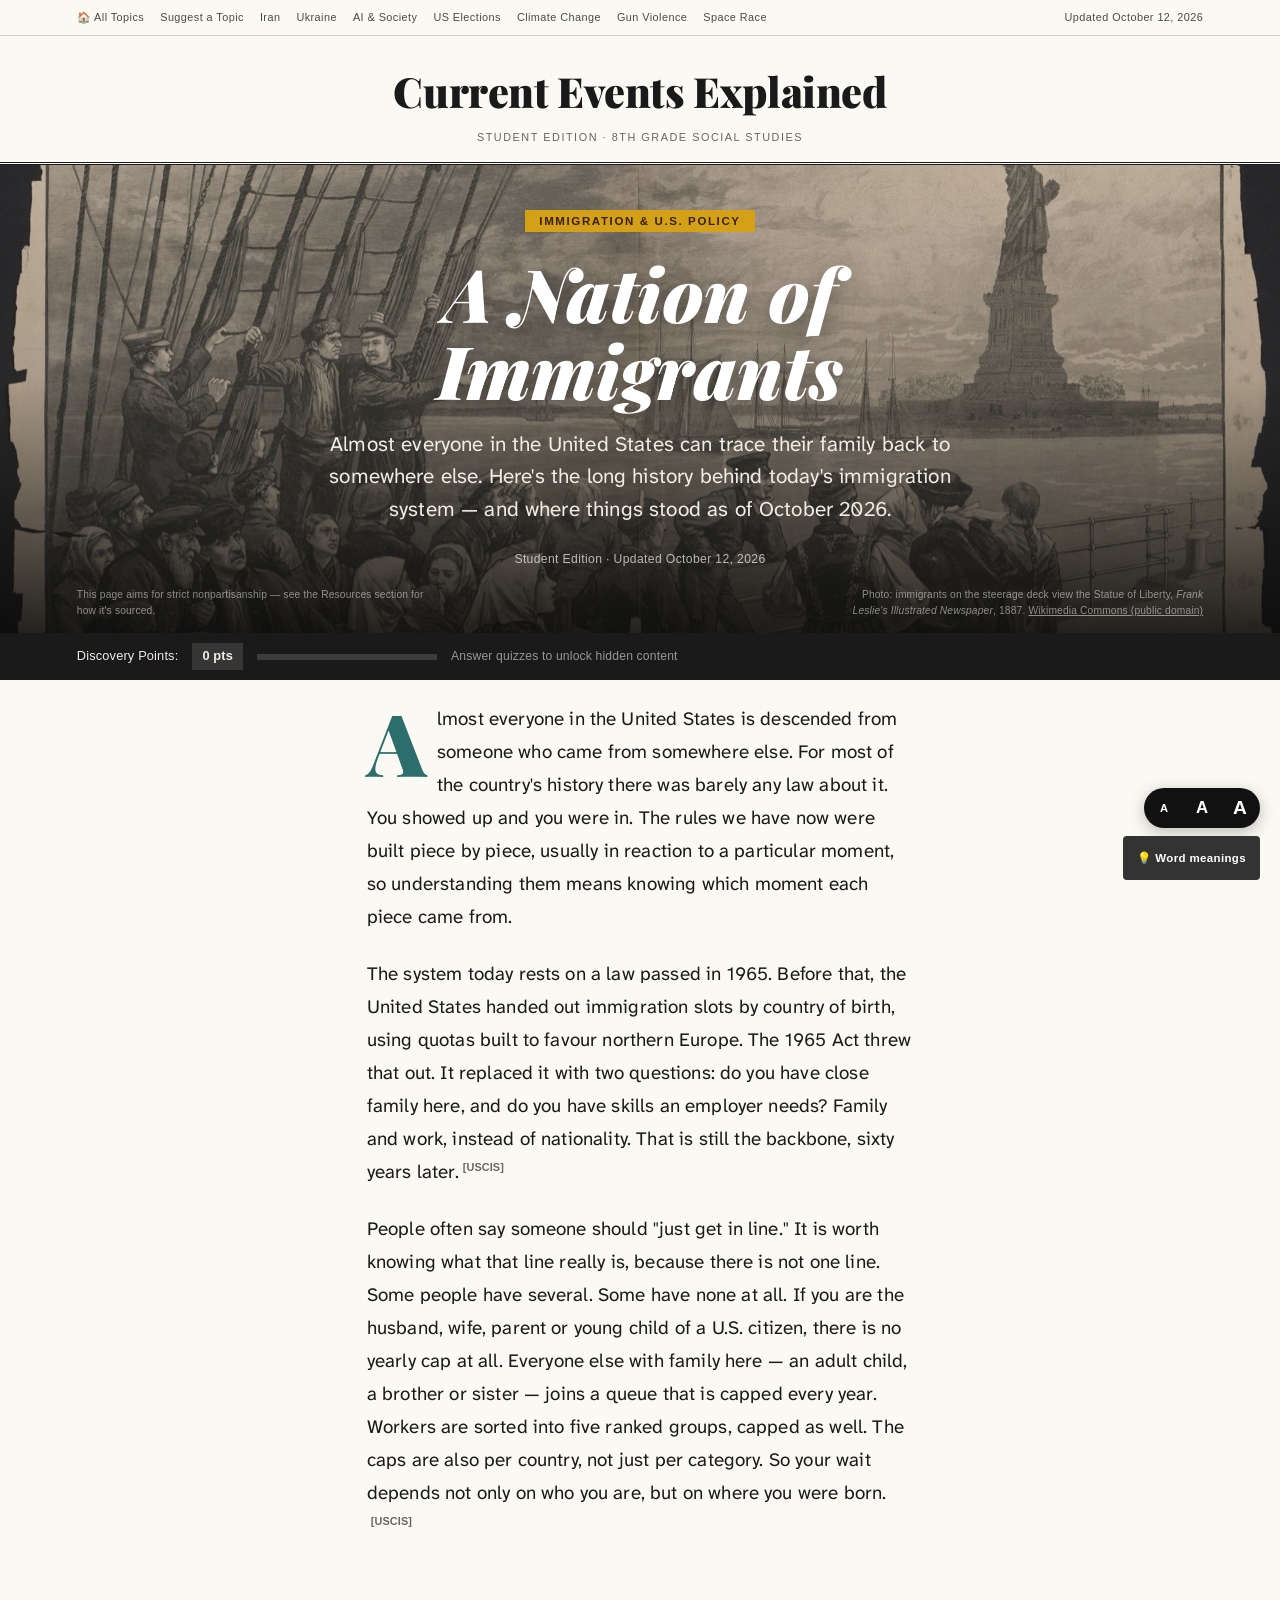
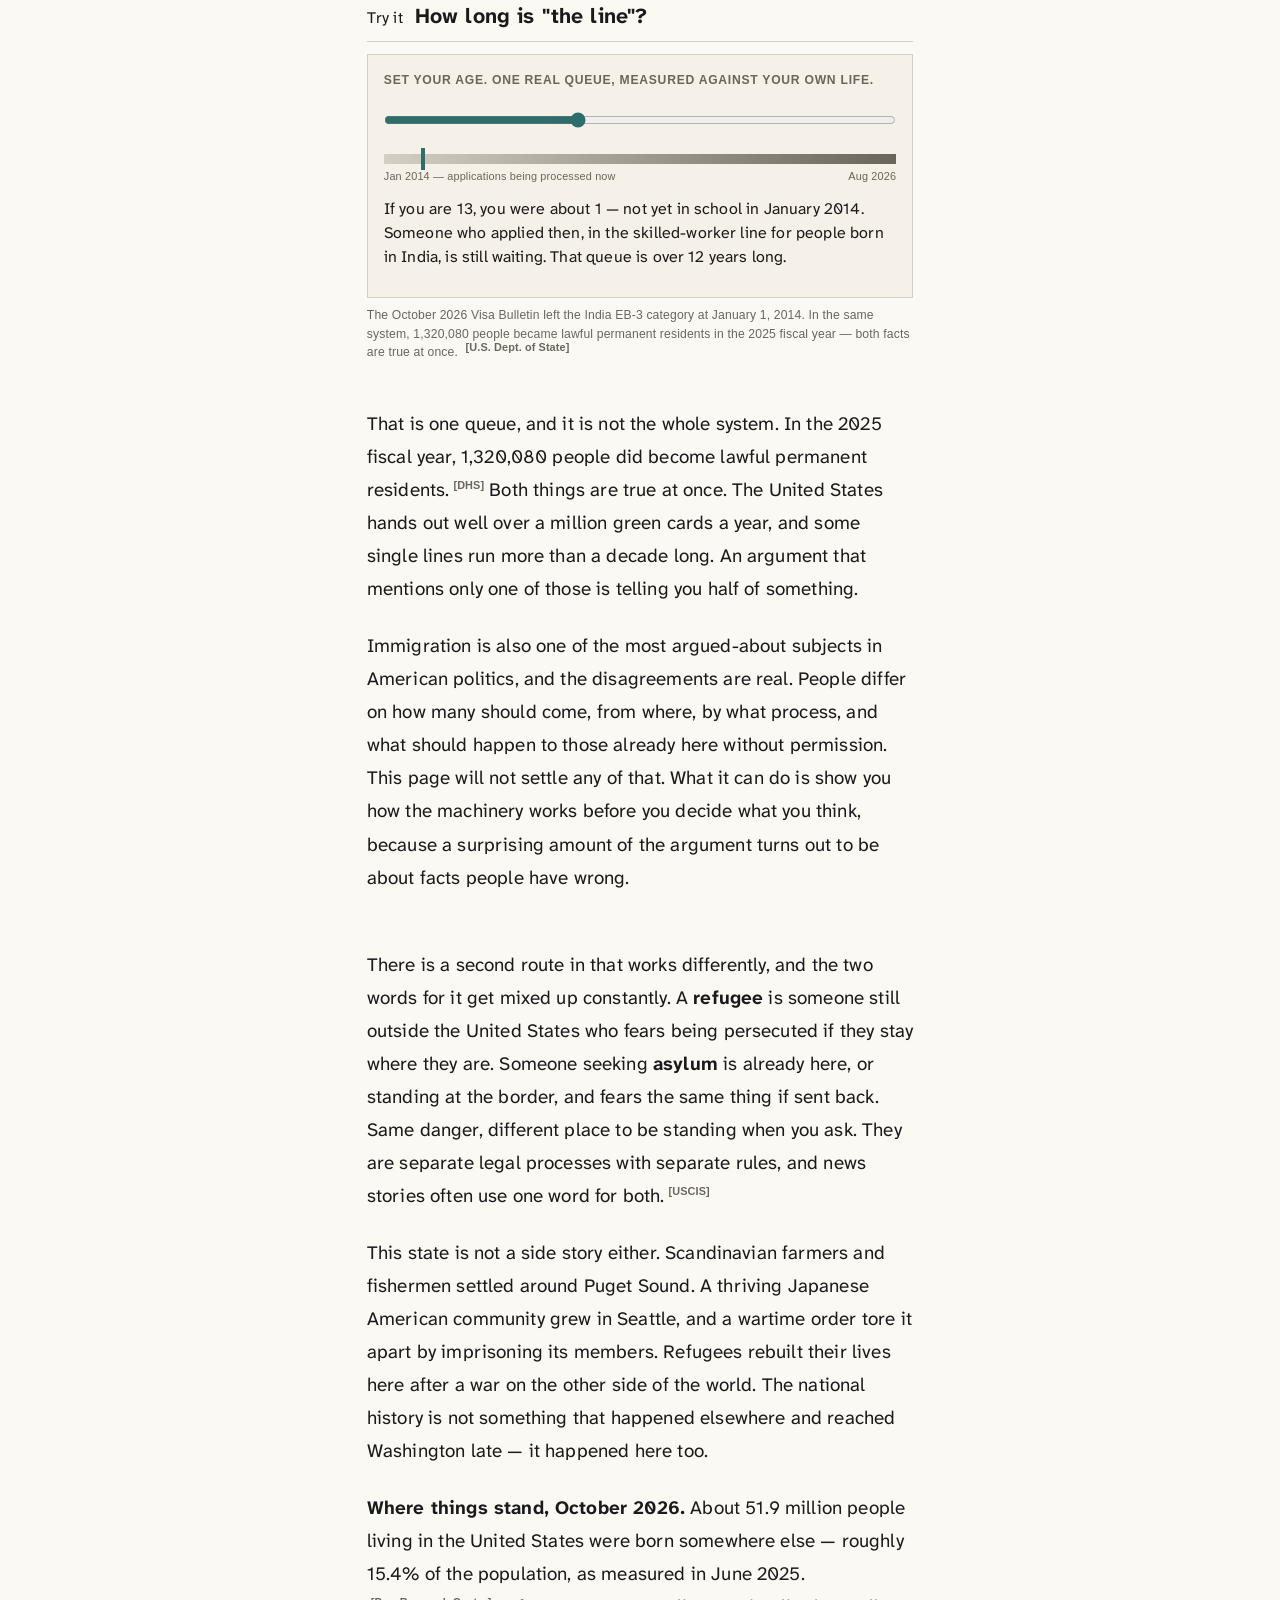
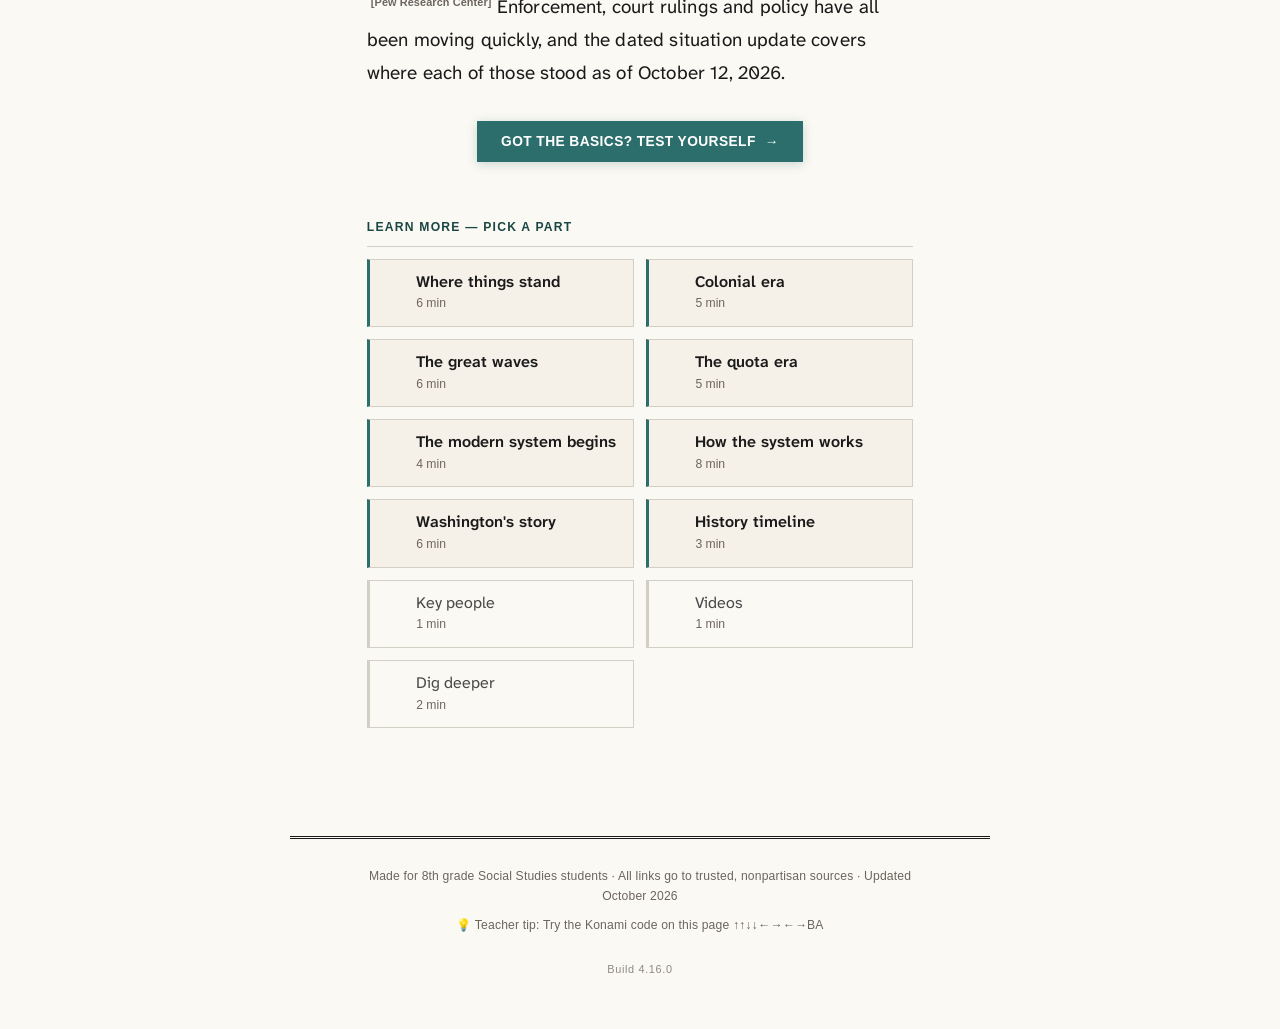
<file: immigration.html>
<!DOCTYPE html>
<html lang="en">
<head>
<meta charset="UTF-8">
<meta name="viewport" content="width=device-width, initial-scale=1.0">
<title>A Nation of Immigrants: The Story of U.S. Immigration – Student Resource</title>
<meta name="description" content="How U.S. immigration policy came to be — from the colonial era to the system in place as of late August 2026 — explained for middle schoolers.">
<link rel="preconnect" href="https://fonts.googleapis.com">
<link rel="preconnect" href="https://fonts.gstatic.com" crossorigin>
<link href="https://fonts.googleapis.com/css2?family=Atkinson+Hyperlegible+Next:ital,wght@0,400;0,600;0,700;0,800;1,400;1,600&family=Playfair+Display:ital,wght@0,700;0,900;1,700&display=swap" rel="stylesheet">
<style>
*{box-sizing:border-box;margin:0;padding:0}
html{scroll-behavior:smooth}
body{overflow-x:hidden;overflow-wrap:break-word}
:root{
  --paper:#fbf9f4; --paper-warm:#f5f1e8;
  --ink:#1a1a1a; --ink-light:#4a4a4a; --ink-faint:#6b655c;
  --rule:#d4cfc4; --rule-heavy:#1a1a1a;
  /* This page's own palette: a muted teal accent. Deliberately not red or
     blue — this page's subject matter (immigration policy) carries real
     partisan-association risk, more so than most other topics on this site.
     Teal reads as neutral/institutional (think: passport-office signage,
     harbor/coastline imagery, Ellis Island's ferry) without echoing either
     major party's brand color. A second, warmer gold-tan is used sparingly
     for secondary accents (progress bar, highlights), echoed from the
     site's shared civic-neutral gold rather than introducing a third hue. */
  --accent:#2c6e6b; --accent-ink:#1a4644; --accent-tint:#e5f0ef;
  --gold:#b8860a; --gold-l:#d4a017; --gold-tint:#fef3db;
}
body{font-family:'Atkinson Hyperlegible Next','Atkinson Hyperlegible',-apple-system,Arial,sans-serif;background:var(--paper);color:var(--ink);line-height:1.6}

/* ══════════════ MASTHEAD ══════════════ */
.masthead-top{
  display:flex;justify-content:space-between;align-items:center;
  padding:9px 6vw;font-family:-apple-system,sans-serif;font-size:.68rem;
  letter-spacing:.04em;color:var(--ink-light);border-bottom:1px solid var(--rule);
  flex-wrap:wrap;gap:6px;
}
.masthead-top a{color:var(--ink-light);text-decoration:none;margin-right:16px}
.masthead-top a:last-child{margin-right:0}
.masthead-top a:hover{color:var(--accent)}
.masthead-top .date{font-variant-numeric:tabular-nums}

.masthead{
  text-align:center;padding:22px 6vw 16px;border-bottom:3px double var(--rule-heavy);
}
.masthead .site-name{
  font-family:'Playfair Display',serif;font-weight:900;font-size:clamp(1.8rem,4.5vw,2.6rem);
  letter-spacing:-.01em;color:var(--ink);text-decoration:none;
}
.masthead .tagline{
  font-family:-apple-system,sans-serif;font-size:.68rem;letter-spacing:.14em;text-transform:uppercase;
  color:var(--ink-faint);margin-top:4px;
}

/* ══════════════ ARTICLE HERO ══════════════ */
.article-hero{position:relative;min-height:52vh;display:flex;align-items:flex-end;overflow:hidden}
.article-hero-bg{
  position:absolute;inset:0;z-index:0;
  background:linear-gradient(180deg,rgba(10,10,10,.1) 0%,rgba(10,10,10,.2) 45%,rgba(8,8,8,.86) 100%),
             url('images/immigrants-statue-of-liberty-1887.jpg') center 32%/cover no-repeat;
}
.article-hero-inner{position:relative;z-index:1;max-width:900px;margin:0 auto;padding:80px 6vw 56px;text-align:center}
.article-hero .kicker{
  display:inline-block;font-family:-apple-system,sans-serif;font-size:.72rem;font-weight:800;
  letter-spacing:.14em;text-transform:uppercase;color:#3a2000;background:var(--gold-l);
  padding:5px 14px;margin-bottom:22px;border:none;
}
.article-hero h1{
  font-family:'Playfair Display',serif;font-weight:900;font-style:italic;
  font-size:clamp(2.4rem,6vw,4.2rem);line-height:1.06;color:#fff;
  text-shadow:0 2px 24px rgba(0,0,0,.35);margin-bottom:20px;
}
.article-hero .dek{
  font-family:'Atkinson Hyperlegible Next','Atkinson Hyperlegible',-apple-system,Arial,sans-serif;font-size:clamp(1.02rem,1.9vw,1.25rem);line-height:1.55;
  color:#f0ece4;max-width:660px;margin:0 auto 22px;
}
.article-hero .byline{
  font-family:-apple-system,sans-serif;font-size:.76rem;color:rgba(255,255,255,.68);
  letter-spacing:.03em;
}
.hero-credit{
  position:absolute;bottom:14px;right:6vw;z-index:1;font-family:-apple-system,sans-serif;
  font-size:.64rem;color:rgba(255,255,255,.5);text-align:right;max-width:360px;
}
.hero-credit a{color:inherit}
.hero-note{
  position:absolute;bottom:14px;left:6vw;z-index:1;font-family:-apple-system,sans-serif;
  font-size:.64rem;color:rgba(255,255,255,.5);text-align:left;max-width:360px;
}
@media(max-width:700px){
  .hero-note,.hero-credit{position:static;max-width:none;text-align:left;padding:0 6vw;display:block}
  .hero-note{margin-top:14px}
  .hero-credit{margin-top:4px;margin-bottom:14px}
}

/* ══════════════ POINTS BAR ══════════════ */
.points-bar{display:flex;align-items:center;gap:14px;padding:10px 6vw;background:var(--ink);color:#f0ece4;font-family:-apple-system,sans-serif;font-size:.8rem;flex-wrap:wrap}
.points-display{background:rgba(255,255,255,.12);padding:3px 10px;font-weight:800}
.progress-wrap{width:180px;height:6px;background:rgba(255,255,255,.15);overflow:hidden;min-width:0}
.progress-fill{height:100%;background:var(--gold-l);width:0%;transition:width .3s}
.unlock-hint{color:rgba(255,255,255,.55);font-size:.76rem}

/* ══════════════ SECTION HEADS ══════════════ */
.sec-head{max-width:700px;margin:0 auto;padding:60px 6vw 6px}
.sec-head .num{
  font-family:-apple-system,sans-serif;font-size:.7rem;letter-spacing:.14em;text-transform:uppercase;
  color:var(--accent);font-weight:800;
}
.sec-head h2{
  font-family:'Playfair Display',serif;font-weight:700;font-size:clamp(1.6rem,3.2vw,2.2rem);
  line-height:1.18;margin-top:6px;border-bottom:1px solid var(--rule);padding-bottom:18px;
}

/* ══════════════ ARTICLE BODY ══════════════ */
.article{max-width:700px;margin:0 auto;padding:22px 6vw 8px}
.article p{font-size:1.18rem;line-height:1.75;margin:0 0 22px;color:var(--ink)}
.article p strong{font-weight:700;color:var(--ink)}
.article h3{
  font-family:'Playfair Display',serif;font-style:italic;font-weight:700;font-size:1.28rem;
  margin:34px 0 14px;color:var(--ink);
}
.article p.lede::first-letter{
  font-family:'Playfair Display',serif;font-weight:900;font-size:5rem;line-height:.78;
  float:left;padding:6px 10px 0 0;color:var(--accent);
}
.article ul{margin:0 0 22px 22px}
.article ul li{margin-bottom:8px;font-size:1.05rem;line-height:1.6;color:var(--ink)}

/* inline citations */
.cite-inline{
  font-family:-apple-system,sans-serif;font-size:.68rem;font-weight:600;color:var(--ink-faint);
  text-decoration:none;vertical-align:super;line-height:0;margin-left:4px;letter-spacing:.01em;
}
.cite-inline::before{content:'['}
.cite-inline::after{content:']'}
.cite-inline:hover{color:var(--accent)}
.stat-line .num{font-family:'Playfair Display',serif;font-weight:900;font-size:3rem;color:var(--accent);line-height:1}
.stat-line .desc{font-family:-apple-system,sans-serif;font-size:.9rem;color:var(--ink-light);line-height:1.5}
.stat-line .desc b{display:block;font-size:.68rem;letter-spacing:.06em;text-transform:uppercase;color:var(--ink-faint);margin-bottom:3px;font-weight:800}

.stat-pair{display:grid;grid-template-columns:1fr 1fr;gap:28px;margin:32px 0;padding:22px 0;border-top:1px solid var(--rule);border-bottom:1px solid var(--rule)}
.stat-trio{display:grid;grid-template-columns:repeat(3,1fr);gap:22px;margin:32px 0;padding:22px 0;border-top:1px solid var(--rule);border-bottom:1px solid var(--rule)}
.stat-pair .stat,.stat-trio .stat{min-width:0}
.stat-pair .num,.stat-trio .num{font-family:'Playfair Display',serif;font-weight:900;font-size:2.2rem;color:var(--accent);line-height:1}
.stat-pair .desc,.stat-trio .desc{font-family:-apple-system,sans-serif;font-size:.78rem;color:var(--ink-light);line-height:1.5;margin-top:4px}
.stat-pair .desc b,.stat-trio .desc b{display:block;font-size:.64rem;letter-spacing:.05em;text-transform:uppercase;color:var(--ink-faint);margin-bottom:2px;font-weight:800}
.stat-pair .stat.clickable,.stat-trio .stat.clickable{cursor:pointer}
.stat-pair .stat.clicked .num,.stat-trio .stat.clicked .num{color:var(--gold)}
@media (max-width:560px){.stat-pair,.stat-trio{grid-template-columns:1fr}}

/* vocab */
.vocab{margin:28px 0;padding-left:20px;border-left:3px solid var(--gold)}
.vocab b{display:block;font-family:-apple-system,sans-serif;font-size:.7rem;letter-spacing:.08em;text-transform:uppercase;color:#8a6608;margin-bottom:6px;font-weight:800}
.vocab p{font-size:1rem;line-height:1.65;margin:0;color:var(--ink-light)}

/* inline vocabulary tooltip — lightweight, repeatable, distinct from .vocab callout boxes and <strong> emphasis.
   Dotted underline is the common "hover for definition" web convention. Shows on hover AND keyboard focus
   (:focus / :focus-visible), so a student tabbing through the page (not just using a mouse) can reach it. */
.term{
  position:relative;cursor:help;
  border-bottom:1px dotted var(--accent);
  text-decoration:none;color:inherit;
}
.term:focus{outline:2px solid var(--accent);outline-offset:2px}
.term::after{
  content:attr(data-def);
  position:absolute;left:50%;bottom:calc(100% + 8px);transform:translateX(-50%) translateY(4px);
  width:max-content;max-width:min(280px,80vw);
  background:var(--ink);color:#f0ece4;
  font-family:-apple-system,sans-serif;font-size:.78rem;font-weight:400;line-height:1.45;
  padding:9px 12px;border-radius:4px;box-shadow:0 6px 18px rgba(0,0,0,.22);
  opacity:0;visibility:hidden;pointer-events:none;
  transition:opacity .15s ease,transform .15s ease;
  z-index:50;
}
.term::before{
  content:'';position:absolute;left:50%;bottom:calc(100% + 4px);transform:translateX(-50%);
  border:5px solid transparent;border-top-color:var(--ink);
  opacity:0;visibility:hidden;transition:opacity .15s ease;z-index:50;
}
.term:hover::after,.term:focus::after,.term:focus-visible::after{
  opacity:1;visibility:visible;transform:translateX(-50%) translateY(0);
}
.term:hover::before,.term:focus::before,.term:focus-visible::before{opacity:1;visibility:visible}
.update-box .term{border-bottom-color:var(--gold-l)}
@media(max-width:600px){
  .term::after{left:0;transform:translateX(0) translateY(4px);max-width:min(240px,70vw)}
  .term:hover::after,.term:focus::after,.term:focus-visible::after{transform:translateX(0) translateY(0)}
  .term::before{left:16px;transform:translateX(0)}
}
/* visually-hidden text for the .term-desc spans that back each .term's aria-describedby —
   keeps the definition available to screen readers without duplicating it visibly on the page */
.term-desc{
  position:absolute;width:1px;height:1px;padding:0;margin:-1px;overflow:hidden;
  clip:rect(0,0,0,0);white-space:nowrap;border:0;
}

/* callout / think-about-it */
.callout{margin:32px 0;padding:20px 24px;background:var(--paper-warm);border-left:3px solid var(--ink)}
.callout .tag{display:block;font-family:-apple-system,sans-serif;font-size:.68rem;font-weight:800;letter-spacing:.08em;text-transform:uppercase;color:var(--ink);margin-bottom:8px}
.callout p{margin:0;font-size:1.02rem;color:var(--ink-light)}
.callout.think{border-left-color:var(--accent);background:var(--accent-tint)}

/* pull quotes */
.pull-quote{margin:36px 0;padding:22px 0;border-top:1px solid var(--rule-heavy);border-bottom:1px solid var(--rule-heavy)}
.pull-quote p{font-family:'Playfair Display',serif;font-style:italic;font-weight:700;font-size:clamp(1.4rem,3vw,1.75rem);line-height:1.35;color:var(--ink);margin:0}
.pull-quote .attrib{display:block;margin-top:12px;font-family:-apple-system,sans-serif;font-style:normal;font-size:.76rem;font-weight:700;letter-spacing:.03em;color:var(--ink-faint);text-transform:uppercase}

/* full-bleed inline photo */
.photo-break{margin:40px calc(50% - 50vw) 40px;width:100vw}
.photo-break img{width:100%;max-height:520px;object-fit:cover;display:block}
.photo-break .cap{max-width:700px;margin:10px auto 0;padding:0 6vw;font-family:-apple-system,sans-serif;font-size:.76rem;color:var(--ink-faint);line-height:1.5}
.photo-break .cap a{color:inherit}

/* smaller inline photo */
.photo-inline{float:right;width:44%;margin:6px 0 20px 28px}
.photo-inline img{width:100%;display:block;box-shadow:0 6px 20px rgba(0,0,0,.12)}
.photo-inline .cap{font-family:-apple-system,sans-serif;font-size:.7rem;color:var(--ink-faint);margin-top:7px;line-height:1.4}
.photo-inline .cap a{color:inherit}
.clearfix::after{content:'';display:table;clear:both}
@media (max-width:640px){.photo-inline{float:none;width:100%;margin:20px 0}}

/* ══ QUIZ ══ */
.quiz-inline{margin:36px 0}
.quiz-toggle{display:inline-flex;align-items:center;gap:9px;font-family:-apple-system,sans-serif;font-size:.86rem;font-weight:800;letter-spacing:.03em;text-transform:uppercase;color:#fff;background:var(--accent);border:none;cursor:pointer;padding:13px 24px;box-shadow:0 2px 10px rgba(44,110,107,.25)}
.quiz-toggle::after{content:'→';font-weight:700}
.quiz-toggle:hover{background:var(--accent-ink)}
.quiz-toggle.answered{background:var(--ink-faint)}

.quiz-modal{display:none;position:fixed;inset:0;z-index:500;background:rgba(10,10,10,.75);align-items:center;justify-content:center;padding:24px}
.quiz-modal.open{display:flex}
.quiz-box{background:var(--paper);max-width:520px;width:100%;padding:32px;position:relative;border-top:4px solid var(--accent)}
.quiz-close{position:absolute;top:12px;right:16px;background:none;border:none;font-size:1.6rem;cursor:pointer;color:var(--ink-faint);line-height:1}
.quiz-box h3{font-family:-apple-system,sans-serif;font-size:.72rem;font-weight:800;letter-spacing:.08em;text-transform:uppercase;color:var(--accent);margin-bottom:14px}
.quiz-q{font-family:'Playfair Display',serif;font-weight:700;font-size:1.2rem;margin-bottom:18px;line-height:1.35}
.quiz-choices{display:flex;flex-direction:column;gap:8px}
.choice-btn{display:block;width:100%;text-align:left;background:#fff;border:1px solid var(--rule);padding:11px 14px;font-family:-apple-system,sans-serif;font-size:.9rem;cursor:pointer;color:var(--ink)}
.choice-btn:hover:not(:disabled){border-color:var(--ink)}
.choice-btn.correct{background:#2f5934;border-color:#2f5934;color:#fff}
.choice-btn.wrong{background:var(--accent-ink);border-color:var(--accent-ink);color:#fff}
.choice-btn:disabled{cursor:default}
.quiz-feedback{margin-top:16px;font-family:-apple-system,sans-serif;font-size:.88rem;line-height:1.55;display:none}
.quiz-feedback.show{display:block}
.correct-fb{color:#2f5934}
.wrong-fb{color:var(--accent-ink)}

/* ══ TIMELINE ══ */
.tl-item{display:flex;gap:22px;margin-bottom:28px;padding-bottom:28px;border-bottom:1px solid var(--rule)}
.tl-item:last-child{border-bottom:none}
.tl-year{font-family:'Playfair Display',serif;font-weight:900;font-size:.95rem;color:var(--accent);flex-shrink:0;width:150px}
.tl-body{flex:1;min-width:0}
.tl-body h4{font-family:'Atkinson Hyperlegible Next','Atkinson Hyperlegible',-apple-system,Arial,sans-serif;font-weight:700;font-size:1.08rem;margin-bottom:8px}
.tl-body p{font-size:.98rem;line-height:1.65;margin:0 0 8px;color:var(--ink-light)}
.tl-body img{width:100%;max-width:220px;display:block;margin:0 auto 10px;box-shadow:0 4px 16px rgba(0,0,0,.12)}
.tl-body .cap{font-family:-apple-system,sans-serif;font-size:.68rem;color:var(--ink-faint);margin-bottom:10px;line-height:1.4;text-align:center}
.tl-body .cap a{color:inherit}
.tl-link{display:inline-block;margin-top:8px;font-family:-apple-system,sans-serif;font-size:.8rem;color:var(--accent);text-decoration:none;border-bottom:1px solid var(--accent)}
.tl-link:hover{color:var(--accent-ink);border-color:var(--accent-ink)}
.hidden-egg{display:none;margin-top:20px;padding:18px 22px;background:var(--paper-warm);border-left:3px solid var(--gold)}
.hidden-egg.revealed{display:block}
.hidden-egg h4{font-family:-apple-system,sans-serif;font-size:.75rem;font-weight:800;text-transform:uppercase;letter-spacing:.05em;color:#8a6608;margin-bottom:8px}
.hidden-egg p{font-size:.92rem;line-height:1.6;color:var(--ink-light)}
@media(max-width:600px){.tl-item{flex-direction:column;gap:6px}.tl-year{width:auto}}

/* ══ PERSON ══ */
.person{display:flex;gap:24px;align-items:flex-start;margin-bottom:32px;padding-bottom:32px;border-bottom:1px solid var(--rule)}
.person:last-of-type{border-bottom:none}
.person img,.person .emoji-fallback{width:110px;height:110px;object-fit:cover;flex-shrink:0;filter:grayscale(35%)}
.person .emoji-fallback{background:var(--paper-warm);display:flex;align-items:center;justify-content:center;font-size:2.4rem}
.person h4{font-family:'Playfair Display',serif;font-weight:700;font-size:1.25rem;margin-bottom:3px}
.person .role{font-family:-apple-system,sans-serif;font-size:.74rem;color:var(--ink-faint);margin-bottom:10px;letter-spacing:.02em}
.person p{font-size:.98rem;line-height:1.65;margin:0 0 8px;color:var(--ink-light)}
.person .src{font-family:-apple-system,sans-serif;font-size:.7rem;color:var(--ink-faint)}
.person .src a{color:inherit}
@media(max-width:560px){.person{flex-direction:column;align-items:center;text-align:center}}

/* ══ UPDATE PANE ══ */
.update-pane{background:var(--paper-warm);color:var(--ink-light);padding:40px 6vw}
.update-pane-inner{max-width:900px;margin:0 auto}
.update-head{display:flex;align-items:baseline;gap:14px;margin-bottom:8px;flex-wrap:wrap}
.update-head .num{font-family:-apple-system,sans-serif;font-size:.7rem;letter-spacing:.14em;text-transform:uppercase;color:var(--gold-l);font-weight:800}
.update-head h2{font-family:'Playfair Display',serif;font-weight:700;font-size:1.7rem;color:var(--ink)}
.update-badge{font-family:-apple-system,sans-serif;font-size:.66rem;font-weight:800;letter-spacing:.05em;text-transform:uppercase;background:var(--gold);color:#3a2000;padding:4px 10px;margin-left:8px}
.update-date{font-family:-apple-system,sans-serif;font-size:.82rem;color:var(--ink-faint);margin-bottom:28px}

.mini-tl{display:flex;flex-direction:column;gap:14px;margin-bottom:36px;padding-bottom:36px;border-bottom:1px solid var(--rule)}
.mini-tl-item{display:flex;gap:14px;align-items:baseline}
.mini-tl-dot{width:8px;height:8px;border-radius:50%;flex-shrink:0;background:var(--gold-l)}
.mini-tl-dot.blue{background:#82b1ff}
.mini-tl-dot.green{background:#5a8a5a}
.mini-tl-date{font-family:-apple-system,sans-serif;font-size:.72rem;font-weight:800;color:var(--ink-faint);width:64px;flex-shrink:0}
.mini-tl-text{font-family:-apple-system,sans-serif;font-size:.86rem;line-height:1.55;color:var(--ink-light);min-width:0}
.mini-tl-text strong{color:var(--ink)}
.mini-tl-text .cite-inline{color:var(--ink-faint)}
.mini-tl-text .cite-inline:hover{color:var(--gold-l)}

.update-grid{display:grid;grid-template-columns:1fr;gap:0}
.update-box{padding:28px 0;border-bottom:1px solid var(--rule)}
.update-box:last-child{border-bottom:none}
.update-box-icon{font-size:1.5rem;display:block;margin-bottom:8px}
.update-box h3{font-family:'Playfair Display',serif;font-weight:700;font-size:1.24rem;color:var(--ink);margin-bottom:16px}
.update-box p{font-family:'Atkinson Hyperlegible Next','Atkinson Hyperlegible',-apple-system,Arial,sans-serif;font-size:1rem;color:var(--ink-light);line-height:1.7;margin-bottom:14px}
.update-box p:last-of-type{margin-bottom:14px}
.update-box .cite-inline{color:var(--ink-faint)}
.update-box .cite-inline:hover{color:var(--gold-l)}
.update-box .vocab{border-left-color:var(--gold-l)}
.update-box .vocab b{color:var(--gold-l)}
.update-box .vocab p{color:var(--ink-light)}
.update-box .stat-trio,.update-box .stat-pair{border-color:var(--rule)}
.update-box .stat-trio .num,.update-box .stat-pair .num{color:var(--gold-l)}
.update-box .stat-trio .desc,.update-box .stat-pair .desc{color:var(--ink-light)}
.update-box .stat-trio .desc b,.update-box .stat-pair .desc b{color:var(--ink-faint)}
.update-box .callout{background:rgba(0, 0, 0, .04);border-left-color:var(--gold-l)}
.update-box .callout .tag{color:var(--gold-l)}
.update-box .callout p{color:var(--ink-light)}
.update-sources{margin-top:14px;font-family:-apple-system,sans-serif;font-size:.78rem}
.update-sources summary{cursor:pointer;color:var(--ink-faint);font-weight:700}
.update-sources ul{margin:10px 0 0 18px;color:var(--ink-faint)}
.update-sources li{margin-bottom:5px;line-height:1.5}
.update-sources a{color:var(--gold-l)}
.update-box .small-note{font-size:.78rem;color:var(--ink-faint)}

/* ══ DIFFERING PERSPECTIVES (Part B contested claims only — scoped to this page) ══ */
.perspectives{
  display:grid;grid-template-columns:1fr 1fr;gap:0;
  border:1px solid var(--rule);border-radius:4px;overflow:hidden;
  margin:20px 0;
}
.perspective{padding:18px 20px}
.perspective + .perspective{border-left:1px solid var(--rule)}
.perspective-label{
  font-family:-apple-system,sans-serif;font-size:.72rem;font-weight:800;
  letter-spacing:.08em;text-transform:uppercase;color:var(--ink-faint);
  margin-bottom:8px;
}
.perspective p{font-family:'Atkinson Hyperlegible Next','Atkinson Hyperlegible',-apple-system,Arial,sans-serif;font-size:.95rem;
  color:var(--ink-light);line-height:1.65;margin-bottom:8px}
.perspective p:last-of-type{margin-bottom:0}
.perspective .cite-inline{font-size:.8rem}
@media(max-width:600px){
  .perspectives{grid-template-columns:1fr}
  .perspective + .perspective{border-left:none;border-top:1px solid var(--rule)}
}
/* Dark-background override — .perspectives sits inside .update-box, matching the treatment already used for .vocab/.callout/.stat-pair in that context. Both sides keep identical padding, size, and treatment. */
.update-box .perspectives{border-color:var(--rule)}
.update-box .perspective + .perspective{border-left-color:var(--rule)}
@media(max-width:600px){
  .update-box .perspective + .perspective{border-top-color:rgba(255,255,255,.15)}
}
.update-box .perspective-label{color:var(--gold-l)}
.update-box .perspective p{color:var(--ink-light)}
.update-box .perspective .cite-inline{color:var(--ink-faint)}
.update-box .perspective .cite-inline:hover{color:var(--gold-l)}

/* ══ VIDEO / RESOURCES ══ */
.video-wrap{margin:30px 0;border:1px solid var(--rule)}
.video-wrap iframe{width:100%;aspect-ratio:16/9;border:none;display:block}
.video-label{font-family:-apple-system,sans-serif;font-size:.82rem;color:var(--ink-light);margin:10px 0 30px}
.video-label h4{font-family:'Atkinson Hyperlegible Next','Atkinson Hyperlegible',-apple-system,Arial,sans-serif;font-size:1.05rem;color:var(--ink);margin-bottom:4px}

.rc{display:block;padding:18px 0;border-bottom:1px solid var(--rule);text-decoration:none;color:inherit}
.rc:hover .rc-title{color:var(--accent)}
.rc .tag{font-family:-apple-system,sans-serif;font-size:.66rem;font-weight:800;letter-spacing:.06em;text-transform:uppercase;color:var(--ink-faint);display:block;margin-bottom:5px}
.rc-title{font-family:'Atkinson Hyperlegible Next','Atkinson Hyperlegible',-apple-system,Arial,sans-serif;font-weight:700;font-size:1.06rem;color:var(--ink)}
.rc p{font-family:-apple-system,sans-serif;font-size:.82rem;color:var(--ink-light);margin-top:4px}
.rc .level{font-family:-apple-system,sans-serif;font-size:.72rem;color:var(--ink-faint);margin-top:4px}

footer{max-width:700px;margin:60px auto 0;padding:28px 6vw 50px;border-top:3px double var(--rule-heavy);text-align:center;font-family:-apple-system,sans-serif;font-size:.76rem;color:var(--ink-faint)}

/* ══ EASTER EGG MODAL + TOAST ══ */
.egg-modal{display:none;position:fixed;inset:0;z-index:500;background:rgba(10,10,10,.8);align-items:center;justify-content:center;padding:24px}
.egg-modal.show{display:flex}
.egg-box{background:var(--paper);max-width:480px;width:100%;padding:32px;text-align:center;border-top:4px solid var(--accent)}
.egg-box h2{font-family:'Playfair Display',serif;font-size:1.3rem;margin-bottom:12px}
.egg-box p{font-family:'Atkinson Hyperlegible Next','Atkinson Hyperlegible',-apple-system,Arial,sans-serif;font-size:.98rem;line-height:1.7;color:var(--ink-light);margin-bottom:14px;text-align:left}
.egg-extra{font-family:'Playfair Display',serif;font-style:italic;font-size:1.2rem;color:var(--accent);margin-bottom:16px}
.egg-close{background:var(--ink);color:#fff;border:none;padding:10px 22px;font-family:-apple-system,sans-serif;font-weight:700;cursor:pointer}

.toast{position:fixed;top:20px;right:20px;z-index:600;background:var(--ink);color:#fff;padding:16px 20px;max-width:300px;transform:translateX(340px);transition:transform .3s;border-left:4px solid var(--gold-l)}
.toast.show{transform:translateX(0)}
.toast-icon{font-size:1.3rem;display:block;margin-bottom:4px}
.toast-title{font-family:-apple-system,sans-serif;font-weight:800;font-size:.88rem;margin-bottom:3px}
.toast-msg{font-family:-apple-system,sans-serif;font-size:.78rem;color:rgba(255,255,255,.7);line-height:1.4}

.hero-flag-click{cursor:pointer}
@keyframes shake{0%,100%{transform:rotate(0)}25%{transform:rotate(-8deg)}75%{transform:rotate(8deg)}}
.shake{animation:shake .4s}

</style>
<link rel="stylesheet" href="site.css?v=4.16.0">
</head>
<body>
<a class="skip-link" href="#main-content">Skip to main content</a>


<!-- EASTER EGG MODAL -->
<div class="egg-modal" id="eggModal">
  <div class="egg-box">
    <div style="font-size:2rem;margin-bottom:8px" id="eggEmoji">🎉</div>
    <h2 id="eggTitle">You found a secret!</h2>
    <p id="eggText"></p>
    <div class="egg-extra" id="eggExtra"></div>
    <button class="egg-close" onclick="closeEgg()">Got it</button>
  </div>
</div>

<!-- QUIZ MODAL -->
<div class="quiz-modal" id="quizModal">
  <div class="quiz-box">
    <button class="quiz-close" onclick="closeQuiz()">×</button>
    <h3>Quick Quiz</h3>
    <p id="quizQ" class="quiz-q"></p>
    <div class="quiz-choices" id="quizChoices"></div>
    <div class="quiz-feedback" id="quizFeedback"></div>
  </div>
</div>

<!-- TOAST -->
<div class="toast" id="toast">
  <span class="toast-icon" id="toastIcon">⭐</span>
  <div class="toast-title" id="toastTitle"></div>
  <div class="toast-msg" id="toastMsg"></div>
</div>

<div class="masthead-top">
  <span><a href="index.html">🏠 All Topics</a><a href="index.html#suggest">Suggest a Topic</a><a href="iran.html">Iran</a><a href="ukraine.html">Ukraine</a><a href="ai.html">AI &amp; Society</a><a href="us-elections.html">US Elections</a><a href="climate-change.html">Climate Change</a><a href="gun-violence.html">Gun Violence</a><a href="space-race.html">Space Race</a></span>
  <span class="date">Updated October 12, 2026</span>
</div>

<div class="masthead">
  <a href="index.html" class="site-name">Current Events Explained</a>
  <div class="tagline">Student Edition · 8th Grade Social Studies</div>
</div>


<header class="article-hero" id="main-content" tabindex="-1">
  <div class="article-hero-bg"></div>
  <div class="article-hero-inner">
    <button class="kicker hero-flag-click" id="heroFlag" onclick="handleFlagClick()">Immigration &amp; U.S. Policy</button>
    <h1>A Nation of Immigrants</h1>
    <p class="dek">Almost everyone in the United States can trace their family back to somewhere else. Here's the long history behind today's immigration system — and where things stood as of October 2026.</p>
    <div class="byline">Student Edition · Updated October 12, 2026</div>
  </div>
  <div class="hero-note">This page aims for strict nonpartisanship — see the Resources section for how it's sourced.</div>
  <div class="hero-credit">Photo: immigrants on the steerage deck view the Statue of Liberty, <em>Frank Leslie's Illustrated Newspaper</em>, 1887. <a href="https://commons.wikimedia.org/wiki/File:New_York_-_Welcome_to_the_land_of_freedom_-_An_ocean_steamer_passing_the_Statue_of_Liberty-_Scene_on_the_steerage_deck_-_from_a_sketch_by_a_staff_artist._LCCN97502086.jpg" target="_blank">Wikimedia Commons (public domain)</a></div>
</header>

<div class="points-bar">
  <span>Discovery Points:</span>
  <span class="points-display" id="pointsDisplay">0 pts</span>
  <div class="progress-wrap"><div class="progress-fill" id="progressFill"></div></div>
  <span class="unlock-hint" id="unlockHint">Answer quizzes to unlock hidden content</span>
</div>

<!-- ═══════════ UPDATE PANE ═══════════ -->
<section class="landing" id="landing">
  <div class="article">
    <p class="lede">Almost everyone in the United States is descended from someone who came from somewhere else. For most of the country's history there was barely any law about it. You showed up and you were in. The rules we have now were built piece by piece, usually in reaction to a particular moment, so understanding them means knowing which moment each piece came from.</p>

    <p>The system today rests on a law passed in 1965. Before that, the United States handed out immigration slots by country of birth, using quotas built to favour northern Europe. The 1965 Act threw that out. It replaced it with two questions: do you have close family here, and do you have skills an employer needs? Family and work, instead of nationality. That is still the backbone, sixty years later.<a class="cite-inline" href="https://www.uscis.gov/" target="_blank">USCIS</a></p>

    <p>People often say someone should "just get in line." It is worth knowing what that line really is, because there is not one line. Some people have several. Some have none at all. If you are the husband, wife, parent or young child of a U.S. citizen, there is no yearly cap at all. Everyone else with family here — an adult child, a brother or sister — joins a queue that is capped every year. Workers are sorted into five ranked groups, capped as well. The caps are also per country, not just per category. So your wait depends not only on who you are, but on where you were born.<a class="cite-inline" href="https://www.uscis.gov/green-card" target="_blank">USCIS</a></p>
  </div>

  <figure class="centerpiece" id="lineFig">
    <figcaption class="centerpiece-head">
      <span class="tag">Try it</span>
      <span class="centerpiece-title">How long is "the line"?</span>
    </figcaption>

    <div class="centerpiece-body">
      <label class="centerpiece-label" for="lineAge">
        Set your age. One real queue, measured against your own life.
      </label>
      <input type="range" id="lineAge" min="10" max="18" step="1" value="13"
             aria-describedby="lineReadout">

      <div class="rate-track" aria-hidden="true">
        <div class="rate-marker" id="lineMarker" style="left:0"></div>
      </div>
      <div class="rate-ends" aria-hidden="true">
        <span>Jan 2014 — applications being processed now</span>
        <span>Aug 2026</span>
      </div>

      <p class="centerpiece-readout" id="lineReadout" role="status" aria-live="polite">
        If you are 13, you were about 1 year old in January 2014. Someone who
        applied then, in the skilled-worker line for people born in India, is
        still waiting.
      </p>
    </div>

    <figcaption class="centerpiece-note">
      The October 2026 Visa Bulletin left the India EB-3 category at
      January 1, 2014. In the same system, 1,320,080 people became lawful
      permanent residents in the 2025 fiscal year — both facts are true at once.
      <a class="cite-inline" href="https://travel.state.gov/content/travel/en/legal/visa-law0/visa-bulletin.html" target="_blank">U.S. Dept. of State</a>
    </figcaption>
  </figure>

  <div class="article">
    <p>That is one queue, and it is not the whole system. In the 2025 fiscal year, 1,320,080 people did become lawful permanent residents.<a class="cite-inline" href="https://www.dhs.gov/ohss" target="_blank">DHS</a> Both things are true at once. The United States hands out well over a million green cards a year, and some single lines run more than a decade long. An argument that mentions only one of those is telling you half of something.</p>

    <p>Immigration is also one of the most argued-about subjects in American politics, and the disagreements are real. People differ on how many should come, from where, by what process, and what should happen to those already here without permission. This page will not settle any of that. What it can do is show you how the machinery works before you decide what you think, because a surprising amount of the argument turns out to be about facts people have wrong.</p>
  </div>

  <div class="article">
    <p>There is a second route in that works differently, and the two words for it get mixed up constantly. A <strong>refugee</strong> is someone still outside the United States who fears being persecuted if they stay where they are. Someone seeking <strong>asylum</strong> is already here, or standing at the border, and fears the same thing if sent back. Same danger, different place to be standing when you ask. They are separate legal processes with separate rules, and news stories often use one word for both.<a class="cite-inline" href="https://www.uscis.gov/humanitarian/refugees-and-asylum" target="_blank">USCIS</a></p>

    <p>This state is not a side story either. Scandinavian farmers and fishermen settled around Puget Sound. A thriving Japanese American community grew in Seattle, and a wartime order tore it apart by imprisoning its members. Refugees rebuilt their lives here after a war on the other side of the world. The national history is not something that happened elsewhere and reached Washington late — it happened here too.</p>

    <p><strong>Where things stand, October 2026.</strong> About 51.9 million people living in the United States were born somewhere else — roughly 15.4% of the population, as measured in June 2025.<a class="cite-inline" href="https://www.pewresearch.org/" target="_blank">Pew Research Center</a> Enforcement, court rulings and policy have all been moving quickly, and the dated situation update covers where each of those stood as of October 12, 2026.</p>
  </div>

  <div class="landing-quiz">
    <button class="quiz-toggle" onclick="openQuiz('q9')">Got the basics? Test yourself</button>
  </div>
</section>

<div class="unfold-cta" id="unfoldCta" hidden></div>
<details class="unfold" data-order="1" data-title="Where things stand" data-minutes="6" data-quiz="q6" id="where-things-stand">
  <summary>
    <span class="unfold-summary-title">Where things stand</span>
    <span class="unfold-summary-time">6 min</span>
  </summary>
<div class="update-pane" id="update-pane">
  <div class="update-pane-inner">
    <div class="update-head">
      <span class="num">Situation Update</span>
      <h2>Where Things Stand <span class="update-badge">As of October 2026</span></h2>
    </div>
    <div class="update-date">Updated October 12, 2026 — a dated snapshot, not an ongoing claim</div>

<aside class="before-read on-dark" aria-labelledby="br-update-pane">
  <p class="br-head">
    <span class="tag" id="br-update-pane">Before you read</span>
    <span class="br-time">6 min</span>
  </p>
  <p>As of October 12, 2026, enforcement is up and the immigration courts are backed up by years.</p>
  <p>The numbers here carry the dates they were counted on. Older counts are not replaced with fresher guesses.</p>
</aside>

    <div class="mini-tl">
      <div class="mini-tl-item">
        <div class="mini-tl-dot"></div>
        <span class="mini-tl-date">Jun 2026</span>
        <span class="mini-tl-text"><strong>Supreme Court rules on birthright citizenship —</strong> On June 30, 2026, the Supreme Court made a ruling. It said children born in the United States are U.S. citizens at birth. This is true under the 14th Amendment, no matter their parents' immigration status. The case had tested a January 2025 executive order. That order had tried to change this rule. <a class="cite-inline" href="https://www.aclu.org/news/immigrants-rights/supreme-court-rules-to-protect-birthright-citizenship-in-landmark-case" target="_blank">ACLU</a></span>
      </div>
      <div class="mini-tl-item">
        <div class="mini-tl-dot blue"></div>
        <span class="mini-tl-date">Jun 2026</span>
        <span class="mini-tl-text"><strong>Same term, a different ruling on Temporary Protected Status —</strong> The Supreme Court decided a separate case that same term. Temporary Protected Status lets people from a country hit by war, disaster, or other unsafe conditions stay and work in the U.S. legally for a limited time, without becoming permanent residents. The Court ruled 6-3 that the president has broad power to end that status for a country, and courts mostly can't review that choice. The case involved about 300,000 Haitian TPS holders. It also involved about 3,800 Syrian TPS holders. <a class="cite-inline" href="https://www.clarkhill.com/news-events/news/scotus-immigration-rulings-tps-birthright-citizenship/" target="_blank">Clark Hill</a></span>
      </div>
      <div class="mini-tl-item">
        <div class="mini-tl-dot green"></div>
        <span class="mini-tl-date">Jul 2026</span>
        <span class="mini-tl-text"><strong>Asylum eligibility narrowed at the border —</strong> The Court made one more ruling. It said a person standing on the Mexican side of the border has not legally "arrived" in the United States yet. This narrows where migrants can first make an asylum claim. <a class="cite-inline" href="https://www.bal.com/immigration-news/united-states-supreme-court-issues-key-immigration-decisions-on-tps-asylum-processing-and-birthright-citizenship/" target="_blank">BAL</a></span>
      </div>
      <div class="mini-tl-item">
        <div class="mini-tl-dot"></div>
        <span class="mini-tl-date">Aug 2026</span>
        <span class="mini-tl-text"><strong>Visa Bulletin: some lines moved, one long wait did not —</strong> The August 2026 Visa Bulletin advanced final-action dates in several employment categories. For skilled and other workers born in India (EB-3), it was still only processing applications filed on or before January 1, 2014. A separate employment category for India (EB-2) stayed unavailable for the rest of the fiscal year, through September 30, 2026. <a class="cite-inline" href="https://ogletree.com/insights-resources/blog-posts/august-2026-visa-bulletin-shows-advancement-in-final-action-dates/" target="_blank">Ogletree, citing DOS</a></span>
      </div>
      <div class="mini-tl-item">
        <div class="mini-tl-dot blue"></div>
        <span class="mini-tl-date">Sep 2026</span>
        <span class="mini-tl-text"><strong>September bulletin: the same long wait, one month later —</strong> The September 2026 Visa Bulletin left India EB-3 at January 1, 2014. India EB-2 stayed unavailable. The State Department warned that some employment categories could hit their yearly limits before September 30, when the new fiscal year starts. <a class="cite-inline" href="https://www.fragomen.com/insights/united-states-september-2026-visa-bulletin-main-employment-based-categories-hold-steady-some-categories-may-hit-annual-limits-before-end-of-september-uscis-to-honor-final-action-dates.html" target="_blank">Fragomen, citing DOS</a></span>
      </div>
      <div class="mini-tl-item">
        <div class="mini-tl-dot green"></div>
        <span class="mini-tl-date">Oct 2026</span>
        <span class="mini-tl-text"><strong>New fiscal year: one line reopened, the long wait did not move —</strong> The October 2026 Visa Bulletin is the first of fiscal year 2027. India EB-3 stayed at January 1, 2014. India EB-2, which had been unavailable through September 30, was available again, with a final-action date of November 1, 2013. <a class="cite-inline" href="https://www.murthy.com/2026/09/29/october-2026-visa-bulletin/" target="_blank">Murthy, citing DOS</a></span>
      </div>
    </div>

    <div class="update-grid">

      <div class="update-box">
        <span class="update-box-icon">🪪</span>
        <h3>How many <span class="term" tabindex="0" data-def="The nickname for a Permanent Resident Card — proof someone can live and work in the U.S. permanently, without being a citizen." aria-describedby="term-desc-1">green cards</span><span id="term-desc-1" class="term-desc">The nickname for a Permanent Resident Card — proof someone can live and work in the U.S. permanently, without being a citizen.</span> are issued each year, and for what reasons?</h3>
        <p>Fiscal year 2025 ran from October 2024 to September 2025. During that year, <strong>1,320,080 people</strong> became <span class="term" tabindex="0" data-def="Someone with legal permission to live and work in the U.S. permanently, without being a citizen — a green card holder." aria-describedby="term-desc-2">lawful permanent residents</span><span id="term-desc-2" class="term-desc">Someone with legal permission to live and work in the U.S. permanently, without being a citizen — a green card holder.</span>. That means they got a green card. That number is down about 2.7% from the year before, when 1,356,760 people got green cards. <a class="cite-inline" href="https://ohss.dhs.gov/topics/immigration/lawful-permanent-residents/annual-flow-report" target="_blank">DHS</a></p>
        <div class="stat-trio">
          <div class="stat">
            <div class="num">684,530</div>
            <div class="desc"><b>Immediate relatives</b>Spouses, minor children, and parents of U.S. citizens</div>
          </div>
          <div class="stat">
            <div class="num">196,740</div>
            <div class="desc"><b>Family preference</b>Other family members, like adult children or siblings of citizens</div>
          </div>
          <div class="stat">
            <div class="num">159,070</div>
            <div class="desc"><b>Employment-based</b>Workers sponsored by an employer, plus their families</div>
          </div>
        </div>
        <p>About 177,000 more people got green cards through other paths. These include <span class="term" tabindex="0" data-def="Legal protection for someone still outside the U.S. who fears persecution if they stay in their home country." aria-describedby="term-desc-3">refugee</span><span id="term-desc-3" class="term-desc">Legal protection for someone still outside the U.S. who fears persecution if they stay in their home country.</span> and asylee status changes, the diversity <span class="term" tabindex="0" data-def="Official permission to travel to the United States, issued by the U.S. government, usually stamped in a passport." aria-describedby="term-desc-4">visa</span><span id="term-desc-4" class="term-desc">Official permission to travel to the United States, issued by the U.S. government, usually stamped in a passport.</span> lottery, and other smaller humanitarian categories. <a class="cite-inline" href="https://www.newsweek.com/green-card-recipients-drop-12218265" target="_blank">Newsweek/DHS</a></p>
        <details class="update-sources">
          <summary>Sources for this section</summary>
          <ul>
            <li><a href="https://ohss.dhs.gov/topics/immigration/lawful-permanent-residents/annual-flow-report" target="_blank">DHS Office of Homeland Security Statistics — Lawful Permanent Residents Annual Flow Reports</a></li>
            <li><a href="https://www.newsweek.com/green-card-recipients-drop-12218265" target="_blank">Newsweek — reporting DHS's FY2025 LPR figures</a></li>
          </ul>
        </details>
      </div>

      <div class="update-box">
        <span class="update-box-icon">⏳</span>
        <h3>Why "get in line" can mean waiting over a decade</h3>
        <p>Every year, the government caps the number of <span class="term" tabindex="0" data-def="The nickname for a Permanent Resident Card — proof someone can live and work in the U.S. permanently, without being a citizen." aria-describedby="term-desc-5">green cards</span><span id="term-desc-5" class="term-desc">The nickname for a Permanent Resident Card — proof someone can live and work in the U.S. permanently, without being a citizen.</span> for each category and each country. Sometimes more people apply than there are open slots. When that happens, a backlog forms. The U.S. Department of State tracks this backlog every month. It publishes the numbers in something called the <strong>Visa Bulletin</strong>. <a class="cite-inline" href="https://travel.state.gov/content/travel/en/legal/visa-law0/visa-bulletin/2027/visa-bulletin-for-october-2026.html" target="_blank">U.S. Dept. of State</a></p>
        <p>Here's one real example. The October 2026 Visa Bulletin covers the EB-3 category — one of several ranked employment-based green card categories, this one for skilled and other workers — for people born in India. It was still only processing applications filed on or before <strong>January 1, 2014</strong>. That date did not move from August or September. That means someone applying in that India EB-3 line would still wait well over a decade. <a class="cite-inline" href="https://www.murthy.com/2026/09/29/october-2026-visa-bulletin/" target="_blank">Murthy, citing DOS</a></p>
        <p>The same October bulletin reopened another employment category. EB-2 for people born in India had been unavailable through September 30, at the end of the old fiscal year. In October it was available again, with a final-action date of <strong>November 1, 2013</strong> — still a wait of more than a decade, but the line was moving again. <a class="cite-inline" href="https://www.murthy.com/2026/09/29/october-2026-visa-bulletin/" target="_blank">Murthy, citing DOS</a></p>
        <p>As of October 12, 2026, the State Department had not yet published a November bulletin. October remained the current chart. <a class="cite-inline" href="https://travel.state.gov/content/travel/en/legal/visa-law0/visa-bulletin.html" target="_blank">U.S. Dept. of State</a></p>
        <p class="small-note">Wait times vary a lot by category and country of birth. These are specific, long-backlogged examples, not the wait time for every applicant.</p>
        <details class="update-sources">
          <summary>Sources for this section</summary>
          <ul>
            <li><a href="https://travel.state.gov/content/travel/en/legal/visa-law0/visa-bulletin/2027/visa-bulletin-for-october-2026.html" target="_blank">U.S. Department of State — Visa Bulletin for October 2026</a></li>
            <li><a href="https://travel.state.gov/content/travel/en/legal/visa-law0/visa-bulletin.html" target="_blank">U.S. Department of State — Visa Bulletin index (October 2026 still current as of Oct. 12)</a></li>
            <li><a href="https://www.murthy.com/2026/09/29/october-2026-visa-bulletin/" target="_blank">Murthy Law Firm — summary of the October 2026 Visa Bulletin Final Action Dates chart</a></li>
            <li><a href="https://www.fragomen.com/insights/united-states-september-2026-visa-bulletin-main-employment-based-categories-hold-steady-some-categories-may-hit-annual-limits-before-end-of-september-uscis-to-honor-final-action-dates.html" target="_blank">Fragomen — summary of the September 2026 Visa Bulletin (the month before)</a></li>
          </ul>
        </details>
      </div>

      <div class="update-box">
        <span class="update-box-icon">⚖️</span>
        <h3>How big is the immigration court backlog?</h3>
        <p>Immigration courts are run by the Executive Office for Immigration Review, or EOIR. EOIR is part of the U.S. Department of Justice. It is not part of the regular federal court system. As of the end of <strong>August 2026</strong>, EOIR had <strong>3,092,988 pending cases</strong>. That is smaller than TRAC's June 30 count of 3,195,137. Courts closed more cases than they opened in between. <a class="cite-inline" href="https://tracreports.org/immigration/quickfacts/eoir.html" target="_blank">TRAC</a></p>
        <p>Of those August cases, <strong>2,278,978</strong> — about 74% — involve people waiting on an <span class="term" tabindex="0" data-def="Legal protection for someone already in the U.S. (or at its border) who fears persecution if sent back to their home country." aria-describedby="term-desc-6">asylum</span><span id="term-desc-6" class="term-desc">Legal protection for someone already in the U.S. (or at its border) who fears persecution if sent back to their home country.</span> claim. They have already filed a formal application. Now they are waiting for a hearing or decision. <a class="cite-inline" href="https://tracreports.org/immigration/quickfacts/eoir.html" target="_blank">TRAC</a></p>
        <p class="small-note">This figure comes from TRAC (Transactional Records Access Clearinghouse), a Syracuse University research center that obtains and publishes EOIR's own case-level data through federal records requests.</p>
        <details class="update-sources">
          <summary>Sources for this section</summary>
          <ul>
            <li><a href="https://tracreports.org/immigration/quickfacts/eoir.html" target="_blank">TRAC Immigration — Immigration Court Quick Facts (sourced from EOIR case data)</a></li>
          </ul>
        </details>
      </div>

      <div class="update-box">
        <span class="update-box-icon">🚔</span>
        <h3>What do <span class="term" tabindex="0" data-def="U.S. Immigration and Customs Enforcement — the federal agency that enforces immigration law inside U.S. borders." aria-describedby="term-desc-7">ICE</span><span id="term-desc-7" class="term-desc">U.S. Immigration and Customs Enforcement — the federal agency that enforces immigration law inside U.S. borders.</span>'s own enforcement numbers show?</h3>
        <p>ICE's fiscal year 2026 runs from October 2025 through September 2026. As of <strong>July 21, 2026</strong>, ICE reported <strong>356,389 <span class="term" tabindex="0" data-def="The formal, legal process of removing someone from the United States for violating immigration law." aria-describedby="term-desc-8">removals</span><span id="term-desc-8" class="term-desc">The formal, legal process of removing someone from the United States for violating immigration law.</span></strong> so far this fiscal year. ICE also reported a detained population of <strong>65,765 people</strong> in its custody. <a class="cite-inline" href="https://abcnews.com/Politics/ice-350000-individuals-removed-fiscal-year-2026/story?id=134948878" target="_blank">ABC News/ICE</a></p>
        <p>A later data drop showed how busy July itself was. ICE arrested <strong>49,571 people</strong> in July 2026 — the highest monthly arrest total of the second Trump administration, according to government data ICE provided to the University of California, Berkeley's Deportation Data Project. That was up from 43,021 arrests in June. Texas and Florida together accounted for nearly 20,000 of the July arrests. These are monthly arrest counts. They are not the same as the fiscal-year removal total above. <a class="cite-inline" href="https://www.pbs.org/newshour/nation/ice-arrests-jump-to-nearly-50000-in-july-highest-monthly-total-of-trumps-crackdown" target="_blank">PBS News / AP</a></p>
        <p>The July 21 removal and detention figures are ICE's own published enforcement totals. They are plain counts, and nobody disputes them. But there is a different question people do disagree about: who, exactly, is getting arrested along the way?</p>

        <div class="perspectives">
          <div class="perspective">
            <div class="perspective-label">DHS's stated position</div>
            <p>DHS is the federal department that oversees ICE — the government agency whose own enforcement actions are the subject of this dispute. A DHS spokesperson responded to reporting on arrest data in April 2026. The spokesperson said: "Nationwide, our law enforcement is targeting the worst of the worst criminal illegal aliens — including murderers, rapists, gang members, pedophiles, and terrorists." The spokesperson also stated that "70% of illegal aliens ICE arrested across the country have criminal convictions or pending criminal charges."<a class="cite-inline" href="https://www.huffpost.com/entry/ice-immigration-arrests-collateral-operation-trump_n_69cef172e4b05537a7f08c9e" target="_blank">HuffPost/THE CITY</a></p>
          </div>
          <div class="perspective">
            <div class="perspective-label">American Immigration Council's stated position</div>
            <p>The American Immigration Council is an immigrant-rights research and advocacy group. It has tracked people with no criminal record among ICE's arrests and detentions. It reports that share rose from 6% in January 2025 to 41% by December 2025. The group says this trend comes from expanded "collateral arrests" — arrests made during operations aimed at other people.<a class="cite-inline" href="https://www.americanimmigrationcouncil.org/press-release/report-trump-immigration-detention-2026/" target="_blank">American Immigration Council</a></p>
          </div>
        </div>
        <p class="small-note">Both figures describe the same underlying enforcement activity. The two sides disagree on how to describe who is getting caught up in it. Both stated positions are reported here rather than picking one.</p>
        <details class="update-sources">
          <summary>Sources for this section</summary>
          <ul>
            <li><a href="https://abcnews.com/Politics/ice-350000-individuals-removed-fiscal-year-2026/story?id=134948878" target="_blank">ABC News — reporting ICE's FY2026 enforcement statistics</a></li>
            <li><a href="https://www.pbs.org/newshour/nation/ice-arrests-jump-to-nearly-50000-in-july-highest-monthly-total-of-trumps-crackdown" target="_blank">PBS News / Associated Press — ICE's July 2026 monthly arrest total</a></li>
            <li><a href="https://www.huffpost.com/entry/ice-immigration-arrests-collateral-operation-trump_n_69cef172e4b05537a7f08c9e" target="_blank">HuffPost/THE CITY — DHS spokesperson statement and ICE arrest data analysis</a></li>
            <li><a href="https://www.americanimmigrationcouncil.org/press-release/report-trump-immigration-detention-2026/" target="_blank">American Immigration Council — report on 2025 immigration detention expansion</a></li>
          </ul>
        </details>
      </div>

    </div>

    <div class="quiz-inline"><button class="quiz-toggle" onclick="openQuiz('q6')">Test Yourself</button></div>
  </div>
</div>
</details>

<!-- ═══════════ COLONIAL ERA ═══════════ -->
<details class="unfold" data-order="2" data-title="Colonial era" data-minutes="5" data-quiz="q1" id="colonial-era">
  <summary>
    <span class="unfold-summary-title">Colonial era</span>
    <span class="unfold-summary-time">5 min</span>
  </summary>
<div class="sec-head">
  <span class="num">Section 1</span>
  <h2>Colonial Era &amp; Early Immigration</h2>
</div>
<aside class="before-read" aria-labelledby="br-colonial-era">
  <p class="br-head">
    <span class="tag" id="br-colonial-era">Before you read</span>
    <span class="br-time">5 min</span>
  </p>
  <p>People already lived here. Indigenous nations had been across North America for thousands of years before any European ship arrived.</p>
  <p>So colonists were not moving into empty land. They were moving into land that belonged to someone else.</p>
</aside>
<div class="article">
  <p class="lede"><strong>Before there was a United States, people already lived here.</strong> This was true before any ship from Europe ever crossed the Atlantic. Indigenous peoples had been living across North America for thousands of years. They hunted, farmed, and built towns. They also traded across huge networks that stretched from coast to coast. Archaeologists have found tools and artifacts in Virginia alone dating back more than 15,000 years.<a class="cite-inline" href="https://www.nps.gov/articles/000/deep-history.htm" target="_blank">NPS</a> The first English colonists showed up in the late 1500s and early 1600s. By then, Native nations already had complex societies, governments, and cultures in place. So the story of immigration to America doesn't start with the first immigrant. It starts with the people who were already home.</p>

  <p>Keep that in mind as the rest of the story unfolds. European colonists weren't moving into an empty land when they arrived. They were moving into land that belonged to someone else. The Library of Congress puts it plainly: European colonization of North America "was an invasion of territory controlled and settled for centuries by Native Americans."<a class="cite-inline" href="https://www.loc.gov/classroom-materials/united-states-history-primary-source-timeline/colonial-settlement-1600-1763/overview/" target="_blank">LOC</a></p>

  <h3>Colonists arrive, mostly from England</h3>

  <div class="photo-break">
    <img src="images/jamestown-fort.jpg" alt="Reconstructed palisade wall, thatched-roof buildings, and period cannon at the Jamestown Settlement fort site in Virginia" onerror="this.style.display='none'" loading="lazy" decoding="async">
    <div class="cap">A reconstruction of James Fort at Jamestown, Virginia, showing the type of palisade and thatched-roof buildings the first English colonists built after 1607. <a href="https://commons.wikimedia.org/wiki/File:Fort_at_Jamestown_settlement,_Virginia.jpg" target="_blank">Wikimedia Commons (CC BY-SA 4.0)</a></div>
  </div>

  <p>Starting in the early 1600s, small numbers of Europeans began crossing the Atlantic. They came to build permanent settlements. The <strong>English</strong> founded Jamestown, Virginia in 1607. They founded Plymouth, Massachusetts in 1620. Around the same time, the French built Quebec. The Dutch set up colonies in what's now New York.<a class="cite-inline" href="https://www.loc.gov/classroom-materials/united-states-history-primary-source-timeline/colonial-settlement-1600-1763/overview/" target="_blank">LOC</a> Over the next several decades, companies like the Massachusetts Bay Company sent thousands of colonists across the ocean. That included whole families.<a class="cite-inline" href="https://www.loc.gov/classroom-materials/united-states-history-primary-source-timeline/colonial-settlement-1600-1763/overview/" target="_blank">LOC</a></p>

  <p>Most of these early arrivals came from <strong>England</strong>. But other European groups came too, in smaller numbers. These included the Dutch, French, Germans, and Scots-Irish. This pattern continued through the colonial period. It lasted into the early years of the new United States: mostly English, with some other Europeans. Nearly all of these people came <strong>by choice</strong>. They were looking for land, religious freedom, or a fresh start.</p>

  <div class="vocab">
    <b>Key Word — Voluntary Immigration</b>
    <p>Moving to a new country by choice — deciding for yourself to leave one place and settle in another. This is different from being forced to move against your will.</p>
  </div>

  <h3>A very different story: the transatlantic slave trade</h3>

  <p>Not everyone who came to the American colonies had a choice. Starting in 1619, enslaved Africans were brought to England's Jamestown colony in chains. That was a year before the Pilgrims even landed at Plymouth.<a class="cite-inline" href="https://www.loc.gov/classroom-materials/immigration/african/beginnings/" target="_blank">LOC</a> This was the start of what's known as the <strong>transatlantic slave trade</strong>. European traders kidnapped and purchased African people. They packed them onto ships and transported them across the Atlantic Ocean to be enslaved. This was <strong>forced migration</strong>, not immigration. People did not choose to come, and once they arrived, they were not free.</p>

  <p>The scale of this forced migration was enormous. Historians estimate that more than <strong>10 million</strong> people were enslaved and transported from Africa to the Americas over the centuries-long span of the slave trade. Of those, several hundred thousand were brought specifically to Britain's American colonies and, later, the United States. An unknown number of people died during the brutal ocean crossing itself — but it was likely more than a million.<a class="cite-inline" href="https://www.loc.gov/classroom-materials/immigration/african/beginnings/" target="_blank">LOC</a> Slavery would remain legal in the United States for nearly 250 years after that first ship reached Jamestown. The Thirteenth Amendment finally abolished it in 1865.</p>

  <div class="callout">
    <span class="tag">Worth Noticing</span>
    <p>Historians are careful to point out that the experience of enslaved Africans isn't really a story of "immigration" at all, since immigration describes people choosing to move. It's a separate and distinct history — one of forced removal, captivity, and survival.<a class="cite-inline" href="https://www.loc.gov/classroom-materials/immigration/african/" target="_blank">LOC</a></p>
  </div>

  <p>Those are two very different histories, told side by side. One is about people choosing to cross an ocean for a new life. The other is about people being forced across it against their will. Understanding both is essential to understanding how the United States became a "nation of immigrants" in the first place.</p>

  <div class="quiz-inline"><button class="quiz-toggle" onclick="openQuiz('q1')">Test Yourself</button></div>
</div>
</details>

<!-- ═══════════ THE GREAT WAVES ═══════════ -->
<details class="unfold" data-order="3" data-title="The great waves" data-minutes="6" data-quiz="q2" id="the-great-waves">
  <summary>
    <span class="unfold-summary-title">The great waves</span>
    <span class="unfold-summary-time">6 min</span>
  </summary>
<div class="sec-head" id="great-waves">
  <span class="num">Section 2</span>
  <h2>The Great Waves</h2>
</div>
<aside class="before-read" aria-labelledby="br-great-waves">
  <p class="br-head">
    <span class="tag" id="br-great-waves">Before you read</span>
    <span class="br-time">6 min</span>
  </p>
  <p>From the 1840s the trickle of newcomers turned into waves, starting with Ireland and Germany.</p>
  <p>A disease destroyed Ireland's potato crop year after year. Families who depended on it left or starved.</p>
</aside>
<div class="article">
  <p class="lede"><strong>Starting in the 1840s, immigration to the United States changed completely.</strong> Instead of a slow trickle of newcomers, huge waves of people began arriving. First came Ireland and Germany. Later, immigrants came from all over Europe and Asia. Two famous places tell this story best: Ellis Island in New York Harbor and Angel Island in San Francisco Bay. Both processed millions of immigrants. But they treated the people who passed through them very differently.</p>

  <h3>Ireland and Germany: fleeing hunger and turmoil</h3>

  <p>In 1845, a disease began destroying Ireland's potato crop. Most Irish families depended on potatoes for food. The crop failed again and again for years. More than 750,000 people in Ireland starved to death.<a class="cite-inline" href="https://www.ushistory.org/us/25f.asp" target="_blank">USHistory.org</a> They were desperate to survive. Over <strong>two million</strong> Irish people left for the United States during and after this famine.<a class="cite-inline" href="https://www.ushistory.org/us/25f.asp" target="_blank">USHistory.org</a> Most arrived with almost no money. They settled in crowded East Coast cities, where they took factory and labor jobs.</p>

  <p>Around the same time, more than <strong>a million Germans</strong> immigrated to the United States between 1845 and 1855.<a class="cite-inline" href="https://www.ushistory.org/us/25f.asp" target="_blank">USHistory.org</a> Their reasons were different from the Irish. Germany was going through economic hard times and political conflict, including a failed revolution in 1848. Many German immigrants arrived with more money than Irish immigrants did. That money let them buy farmland in the Midwest instead of settling only in cities.</p>

  <div class="vocab">
    <b>Key Word — Famine</b>
    <p>An extreme, widespread shortage of food that causes severe hunger and death. The Irish Potato Famine of the 1840s is one of the most well-known famines in history.</p>
  </div>

  <h3>Ellis Island: the gateway for millions</h3>

  <div class="photo-break">
    <img src="images/ellis-island-great-hall.jpg" alt="The Registry Room, or Great Hall, at Ellis Island, with rows of inspection benches, large American flags, and arched windows, photographed in the early 1900s" onerror="this.style.display='none'" loading="lazy" decoding="async">
    <div class="cap">The Registry Room ("Great Hall") at Ellis Island, where arriving immigrants lined up for inspection, photographed between 1900 and 1915. <a href="https://commons.wikimedia.org/wiki/File:(Inspection_room,_Ellis_Island,_New_York,_N.Y.)_(LOC).jpg" target="_blank">Wikimedia Commons, Library of Congress (public domain)</a></div>
  </div>

  <p>Immigration from Europe kept growing. So the U.S. government opened a new processing station in New York Harbor. <strong>Ellis Island</strong> operated from 1892 to 1954. It became the busiest immigration station in the country.<a class="cite-inline" href="https://www.nps.gov/elis/learn/historyculture/history-of-ellis-island-from-1892-to-1954.htm" target="_blank">NPS</a> More than <strong>12 million immigrants</strong> passed through its halls. Most of them came from European countries like Italy, Russia, Poland, and Greece.<a class="cite-inline" href="https://www.statueofliberty.org/ellis-island/" target="_blank">Statue of Liberty–Ellis Island Foundation</a></p>

  <p>For most people, Ellis Island meant a health check and a few questions. Most were free within a few hours to start their new lives. Historians estimate that a large majority of arriving immigrants passed through in under a day. Today, roughly <strong>40% of all Americans</strong> can trace at least one ancestor back through Ellis Island.<a class="cite-inline" href="https://www.statueofliberty.org/ellis-island/" target="_blank">Statue of Liberty–Ellis Island Foundation</a></p>

  <div class="callout">
    <span class="tag">Worth Noticing</span>
    <p>Ellis Island wasn't the only entry point, and it wasn't built to keep people out. It was built to process huge numbers of European arrivals quickly. Angel Island, on the other side of the country, worked very differently — as <em>The great waves</em> explains.</p>
  </div>

  <h3>Angel Island: a very different welcome</h3>

  <div class="photo-inline clearfix">
    <img src="images/angel-island-detention.jpg" alt="The preserved wooden detention barracks building at the Angel Island Immigration Station in San Francisco Bay, photographed in the present day" onerror="this.style.display='none'" loading="lazy" decoding="async">
    <div class="cap">The detention barracks at the Angel Island Immigration Station, preserved today as part of Angel Island State Park. <a href="https://commons.wikimedia.org/wiki/File:Detention_center_at_U.S._Immigration_Station_Angel_Island.jpg" target="_blank">Wikimedia Commons (CC BY-SA 4.0)</a></div>
  </div>

  <p>Ellis Island welcomed European immigrants. But a different immigration station opened on <strong>Angel Island</strong> in San Francisco Bay. It operated from 1910 to 1940. It became the main entry point for immigrants arriving from Asia, especially China.<a class="cite-inline" href="https://www.aiisf.org/history" target="_blank">Angel Island Immigration Station Foundation</a></p>

  <p>Angel Island was not designed to welcome newcomers quickly the way Ellis Island was. It was built to detain and question them.<a class="cite-inline" href="https://www.aiisf.org/history" target="_blank">Angel Island Immigration Station Foundation</a> Chinese immigrants in particular faced long interrogations. Many were held for weeks, months, or even years while officials decided whether to let them in. This harsh treatment was not an accident. It was the result of a law passed decades earlier.</p>

  <h3>The Chinese Exclusion Act of 1882</h3>

  <p>In 1882, Congress passed the <strong>Chinese Exclusion Act</strong>. It banned Chinese laborers from immigrating to the United States for ten years. It also required Chinese people already living in the country to carry special identification papers.<a class="cite-inline" href="https://www.archives.gov/milestone-documents/chinese-exclusion-act" target="_blank">National Archives</a> The National Archives describes it as the first major U.S. law to restrict immigration based on someone's nationality.<a class="cite-inline" href="https://www.archives.gov/milestone-documents/chinese-exclusion-act" target="_blank">National Archives</a> The U.S. State Department's official historians describe it the same way. They call it the first law in American history to place broad restrictions on immigration.<a class="cite-inline" href="https://history.state.gov/milestones/1866-1898/chinese-immigration" target="_blank">State Department, Office of the Historian</a></p>

  <p>This law was exclusionary and discriminatory. It targeted people specifically because of their nationality and ethnicity, not because of anything they had done. Congress kept extending it. The Geary Act of 1892 renewed the exclusion for another ten years. In 1902, lawmakers made Chinese exclusion permanent. They also expanded it to Hawaii and the Philippines.<a class="cite-inline" href="https://history.state.gov/milestones/1866-1898/chinese-immigration" target="_blank">State Department, Office of the Historian</a> These exclusion laws stayed in effect for 61 years, until Congress repealed them in 1943. By then, the broader pattern of restricting immigration by nationality had already expanded far beyond Chinese immigrants, as <em>The quota era</em> explains.</p>

  <div class="quiz-inline"><button class="quiz-toggle" onclick="openQuiz('q2')">Test Yourself</button></div>
</div>
</details>

<!-- ═══════════ THE QUOTA ERA ═══════════ -->
<details class="unfold" data-order="4" data-title="The quota era" data-minutes="5" data-quiz="q3" id="the-quota-era">
  <summary>
    <span class="unfold-summary-title">The quota era</span>
    <span class="unfold-summary-time">5 min</span>
  </summary>
<div class="sec-head" id="quota-era">
  <span class="num">Section 3</span>
  <h2>The Quota Era</h2>
</div>
<aside class="before-read" aria-labelledby="br-quota-era">
  <p class="br-head">
    <span class="tag" id="br-quota-era">Before you read</span>
    <span class="br-time">5 min</span>
  </p>
  <p>In 1924 Congress set a yearly cap on how many people could come, and split it up by what country they came from.</p>
  <p>The sizes of those shares were not accidental. They were chosen to favour some countries over others.</p>
</aside>
<div class="article">
  <p class="lede"><strong>In 1924, Congress didn't just restrict one nationality — it rewrote the rules for almost everyone.</strong> A new law created strict numerical limits on immigration, based on where a person came from. It replaced the older, narrower exclusion laws with a much bigger system. That system was built around a mathematical formula. The formula wasn't neutral. It was calculated specifically to favor some countries and shut out others.</p>

  <h3>The 1924 Immigration Act</h3>

  <div class="photo-break">
    <img src="images/immigration-act-1924-nyt.jpg" alt="New York Times clipping from April 27, 1924, headlined 'America of the Melting Pot Comes to End,' with two maps of Europe comparing immigration flow under the old law and the proposed 1924 quota law" onerror="this.style.display='none'" loading="lazy" decoding="async">
    <div class="cap">A New York Times article from April 27, 1924, describing the new immigration bill, with maps comparing how many immigrants each European country could send under the existing law versus the proposed quota law. <a href="https://commons.wikimedia.org/wiki/File:America_of_the_melting_pot_comes_to_end.png" target="_blank">Wikimedia Commons (public domain)</a></div>
  </div>

  <p>In 1924, Congress passed the <strong>Immigration Act of 1924</strong>. It's also known as the <strong>Johnson-Reed Act</strong>. It set a strict yearly limit on immigration. It divided that limit into quotas — a fixed number of visas — for each country.<a class="cite-inline" href="https://history.state.gov/milestones/1921-1936/immigration-act" target="_blank">State Department, Office of the Historian</a> Each country's quota was based on how many people from that country already lived in the United States, according to the 1890 census.<a class="cite-inline" href="https://history.state.gov/milestones/1921-1936/immigration-act" target="_blank">State Department, Office of the Historian</a></p>

  <p>Choosing the 1890 census was not an accident. Most Southern and Eastern European immigrants arrived in the U.S. after 1890. That group included Italians, Greeks, Poles, Russians, and others. Using that earlier year meant their communities barely counted toward the new quotas. The State Department's official historians describe the result plainly: visas for "the British Isles and Western Europe increased." Meanwhile, "newer immigration from other areas like Southern and Eastern Europe was limited."<a class="cite-inline" href="https://history.state.gov/milestones/1921-1936/immigration-act" target="_blank">State Department, Office of the Historian</a></p>

  <div class="vocab">
    <b>Key Word — <span class="term" tabindex="0" data-def="A limit on immigration that sets a specific number of visas for people from each country, based on nationality." aria-describedby="term-desc-9005">National-Origins Quota</span><span id="term-desc-9005" class="term-desc">A limit on immigration that sets a specific number of visas for people from each country, based on nationality.</span></b>
    <p>A limit on immigration that sets a specific number of visas for people from each country, based on nationality rather than any individual's skills or story.</p>
  </div>

  <h3>A formula designed to discriminate</h3>

  <p>This wasn't a side effect of the law. Favoring Northern and Western Europe was the goal. The State Department's Office of the Historian states plainly that "the most basic purpose of the 1924 Immigration Act was to preserve the ideal of U.S. homogeneity."<a class="cite-inline" href="https://history.state.gov/milestones/1921-1936/immigration-act" target="_blank">State Department, Office of the Historian</a> The National Archives agrees. It describes the same law as one that "barred Asian immigrants, limited Latin American immigrants, and established rigid immigration quotas for European countries."<a class="cite-inline" href="https://prologue.blogs.archives.gov/2015/09/17/fifty-year-later-a-brief-history-of-the-immigration-act-of-1965" target="_blank">National Archives</a> Those quotas favored countries like Germany and Great Britain. They favored those countries over ones like Estonia or Latvia.</p>

  <div class="callout">
    <span class="tag">Worth Noticing</span>
    <p>This is documented historical fact, not one side of a debate. Government sources use direct language here. The law aimed to "preserve" one specific ethnic makeup of the country. Its formula was built to favor some nationalities and restrict others.</p>
  </div>

  <p>The 1924 Act went even further than restricting Southern and Eastern Europe. It excluded people from Asia almost entirely. The law barred "any alien who by virtue of race or nationality was ineligible for citizenship". That rule blocked immigration from Japan and the rest of Asia.<a class="cite-inline" href="https://history.state.gov/milestones/1921-1936/immigration-act" target="_blank">State Department, Office of the Historian</a> The older Chinese Exclusion Act was still in effect too. Combined, the two laws meant that by the mid-1920s, almost no legal path to the U.S. existed for people from Asia.</p>

  <h3>A system built to last — for four decades</h3>

  <p>The national-origins quota system didn't fade away quickly. According to the National Archives, these quotas "lasted from 1924 through 1965." That's more than forty years shaping who could come to America.<a class="cite-inline" href="https://prologue.blogs.archives.gov/2015/09/17/fifty-year-later-a-brief-history-of-the-immigration-act-of-1965" target="_blank">National Archives</a> Lawmakers adjusted parts of the system over the decades. But the basic idea stayed firmly in place: a strict quota favoring some nationalities over others.</p>

  <p>That finally changed in 1965. Congress passed a sweeping new law that year. It abolished the national-origins quota system for good. What replaced it, and why, is the subject of <em>The modern system begins</em>.</p>

  <div class="quiz-inline"><button class="quiz-toggle" onclick="openQuiz('q3')">Test Yourself</button></div>
</div>
</details>

<!-- ═══════════ THE MODERN SYSTEM ═══════════ -->
<details class="unfold" data-order="5" data-title="The modern system begins" data-minutes="4" data-quiz="q4" id="the-modern-system-begins">
  <summary>
    <span class="unfold-summary-title">The modern system begins</span>
    <span class="unfold-summary-time">4 min</span>
  </summary>
<div class="sec-head" id="modern-system">
  <span class="num">Section 4</span>
  <h2>The Modern System Begins</h2>
</div>
<aside class="before-read" aria-labelledby="br-modern-system">
  <p class="br-head">
    <span class="tag" id="br-modern-system">Before you read</span>
    <span class="br-time">4 min</span>
  </p>
  <p>For more than forty years, where you were born decided almost everything about your chances of moving here.</p>
  <p>A 1965 law signed at the foot of the Statue of Liberty replaced that with family ties and job skills.</p>
  <p class="br-first">First: <a href="#quota-era">The Quota Era</a></p>
</aside>
<div class="article">
  <p class="lede"><strong>For more than forty years, a person's country of birth decided almost everything about their chances of immigrating to the United States.</strong> The <span class="term" tabindex="0" data-def="A limit on immigration that sets a specific number of visas for people from each country, based on nationality." aria-describedby="term-desc-9">national-origins quota</span><span id="term-desc-9" class="term-desc">A limit on immigration that sets a specific number of visas for people from each country, based on nationality.</span> system from the last section had favored Northern and Western Europe. It had nearly shut out Asia entirely. In 1965, Congress finally tore that formula out and replaced it. What lawmakers built in its place is still, in its basic shape, the system the United States uses today.</p>

  <h3>The Immigration and Nationality Act of 1965</h3>

  <div class="photo-break">
    <img src="images/lbj-signs-1965-act.jpg" alt="President Lyndon B. Johnson seated at a desk on Liberty Island signing the Immigration and Nationality Act of 1965, surrounded by Vice President Hubert Humphrey, Lady Bird Johnson, and members of Congress, with the Manhattan skyline visible across the harbor" onerror="this.style.display='none'" loading="lazy" decoding="async">
    <div class="cap">President Lyndon B. Johnson signs the Immigration and Nationality Act of 1965 on Liberty Island, October 3, 1965, as Vice President Hubert Humphrey, Lady Bird Johnson, and Sens. Edward Kennedy and Robert Kennedy look on. <a href="https://commons.wikimedia.org/wiki/File:President_Lyndon_B._Johnson_Signing_of_the_Immigration_Act_of_1965_(02)_-_restoration1.jpg" target="_blank">Wikimedia Commons, LBJ Library (public domain)</a></div>
  </div>

  <p>On October 3, 1965, President Lyndon B. Johnson signed the <strong>Immigration and Nationality Act of 1965</strong>. He signed it at the base of the Statue of Liberty.<a class="cite-inline" href="https://prologue.blogs.archives.gov/2015/09/17/fifty-year-later-a-brief-history-of-the-immigration-act-of-1965" target="_blank">National Archives</a> The law is commonly known as the <strong>Hart-Celler Act</strong>. It's named after its two main sponsors in Congress: Senator Philip Hart and Representative Emanuel Celler.<a class="cite-inline" href="https://docsteach.org/document/immigration-and-nationality-act-of-1965" target="_blank">National Archives, DocsTeach</a></p>

  <p>The law's first job was to get rid of the old system. The National Archives says the old quotas had "barred Asian immigrants, limited Latin American immigrants, and established rigid immigration quotas for European countries." The 1965 Act eliminated all of that.<a class="cite-inline" href="https://prologue.blogs.archives.gov/2015/09/17/fifty-year-later-a-brief-history-of-the-immigration-act-of-1965" target="_blank">National Archives</a> After 1965, a person's nationality no longer decided whether they could come to America.</p>

  <div class="vocab">
    <b>Key Word — Preference System</b>
    <p>A way of ranking immigration applicants using categories like family ties or job skills, instead of using a country-by-country quota.</p>
  </div>

  <h3>A new system: family and skills, not nationality</h3>

  <p>In place of the quotas, the 1965 Act built a <strong>preference system</strong>. The National Archives explains that it prioritized two things: keeping families together and admitting workers with needed skills.<a class="cite-inline" href="https://prologue.blogs.archives.gov/2015/09/17/fifty-year-later-a-brief-history-of-the-immigration-act-of-1965" target="_blank">National Archives</a> Close relatives of U.S. citizens could now immigrate without being counted against any numerical limit at all. This group includes spouses, children, and parents.<a class="cite-inline" href="https://docsteach.org/document/immigration-and-nationality-act-of-1965" target="_blank">National Archives, DocsTeach</a> Beyond those immediate relatives, the law set up ranked categories. Those categories covered other family members and workers with skills the country needed.</p>

  <div class="callout">
    <span class="tag">Worth Noticing</span>
    <p>This wasn't a small adjustment. It was a complete change in the basic question the government asked. The old system asked, "Where were you born?" The new system asked, "Do you have close family here, or skills this country needs?"</p>
  </div>

  <h3>The direct ancestor of today's system</h3>

  <p>The 1965 Act didn't just matter in its own moment. Its family-and-employment framework is still recognizably the basis of U.S. immigration law today. Researchers who study immigration policy have looked at today's family-based and employment-based visa categories. They describe those categories as growing directly out of the preference system Congress created in 1965.<a class="cite-inline" href="https://www.migrationpolicy.org/article/fifty-years-1965-immigration-and-nationality-act-continues-reshape-united-states" target="_blank">Migration Policy Institute</a> The details have changed over the decades. But the core structure has not.</p>

  <p><em>How the system works</em> explains how that system is built. It covers how family and employment categories function. It also covers what paths exist for someone hoping to immigrate to the United States now.</p>

  <div class="quiz-inline"><button class="quiz-toggle" onclick="openQuiz('q4')">Test Yourself</button></div>
</div>
</details>

<!-- ═══════════ HOW IT WORKS TODAY ═══════════ -->
<details class="unfold" data-order="6" data-title="How the system works" data-minutes="8" data-quiz="q5" id="how-the-system-works">
  <summary>
    <span class="unfold-summary-title">How the system works</span>
    <span class="unfold-summary-time">8 min</span>
  </summary>
<div class="sec-head" id="how-it-works-today">
  <span class="num">Section 5</span>
  <h2>How Is the Immigration System Built?</h2>
</div>
<aside class="before-read" aria-labelledby="br-how-it-works-today">
  <p class="br-head">
    <span class="tag" id="br-how-it-works-today">Before you read</span>
    <span class="br-time">8 min</span>
  </p>
  <p>That 1965 idea is still the backbone of the system: family and work, not country of birth.</p>
  <p>The details are where it gets complicated — green cards, visas, becoming a citizen, and long waits.</p>
  <p class="br-first">First: <a href="#modern-system">The Modern System Begins</a></p>
</aside>
<div class="article">
  <p class="lede"><strong>The 1965 Act's basic idea is still how U.S. immigration law works today: family ties and job skills instead of national origin.</strong> But "how it works" covers a lot of ground. It includes <span class="term" tabindex="0" data-def="The nickname for a Permanent Resident Card — proof someone can live and work in the U.S. permanently, without being a citizen." aria-describedby="term-desc-10">green cards</span><span id="term-desc-10" class="term-desc">The nickname for a Permanent Resident Card — proof someone can live and work in the U.S. permanently, without being a citizen.</span>, citizenship, <span class="term" tabindex="0" data-def="Legal protection for someone already in the U.S. (or at its border) who fears persecution if sent back to their home country." aria-describedby="term-desc-11">asylum</span><span id="term-desc-11" class="term-desc">Legal protection for someone already in the U.S. (or at its border) who fears persecution if sent back to their home country.</span>, <span class="term" tabindex="0" data-def="Legal protection for someone still outside the U.S. who fears persecution if they stay in their home country." aria-describedby="term-desc-12">refugees</span><span id="term-desc-12" class="term-desc">Legal protection for someone still outside the U.S. who fears persecution if they stay in their home country.</span>, and government agencies with confusing initials. Here are the major pieces, in the U.S. government's own official words for each one.</p>

  <p>Before getting into the process, it helps to see the overall scale of who this system covers. Pew Research Center studied Census Bureau survey data as of June 2025. Here is what it found.<a class="cite-inline" href="https://www.pewresearch.org/short-reads/2025/08/21/key-findings-about-us-immigrants/" target="_blank">Pew Research Center</a></p>

  <div class="stat-pair">
    <div class="stat clickable" onclick="handleStatClick(this)">
      <div class="num">51.9M</div>
      <div class="desc"><b>Foreign-born residents</b>People living in the U.S. who were born in another country, as of June 2025</div>
    </div>
    <div class="stat clickable" onclick="handleStatClick(this)">
      <div class="num">15.4%</div>
      <div class="desc"><b>Share of the U.S. population</b>Immigrants as a share of everyone living in the country, the same month</div>
    </div>
  </div>

  <h3>Getting a green card: family and jobs</h3>

  <p>A <strong>green card</strong> makes someone a <span class="term" tabindex="0" data-def="Someone with legal permission to live and work in the U.S. permanently, without being a citizen — a green card holder." aria-describedby="term-desc-13">lawful permanent resident</span><span id="term-desc-13" class="term-desc">Someone with legal permission to live and work in the U.S. permanently, without being a citizen — a green card holder.</span>. That means they can live and work in the United States permanently, without being a citizen. U.S. Citizenship and Immigration Services (USCIS) is the federal agency that runs the legal immigration system. It grants most green cards through one of two main paths: family or employment.<a class="cite-inline" href="https://www.uscis.gov/green-card/green-card-eligibility-categories" target="_blank">USCIS</a></p>

  <p>On the family side, USCIS splits applicants into two groups. <strong>Immediate relatives</strong> of U.S. citizens face no yearly limit on how many green cards can be issued. This group includes spouses, unmarried children under 21, and parents.<a class="cite-inline" href="https://www.uscis.gov/green-card/green-card-eligibility/green-card-for-immediate-relatives-of-us-citizen" target="_blank">USCIS</a> Everyone else with a qualifying family relationship falls into a <strong>family preference</strong> category, ranked F1 through F4. This covers relatives like adult children or siblings of citizens. USCIS caps how many preference green cards it issues each year. So people in these categories often wait years for their turn.<a class="cite-inline" href="https://www.uscis.gov/green-card/green-card-eligibility/green-card-for-family-preference-immigrants" target="_blank">USCIS</a></p>

  <p>On the employment side, USCIS uses five ranked preference categories, called EB-1 through EB-5. Here's what each one covers, in USCIS's own terms:<a class="cite-inline" href="https://www.uscis.gov/working-in-the-united-states/permanent-workers" target="_blank">USCIS</a></p>
  <ul>
    <li><strong>EB-1</strong> — "persons of extraordinary ability" and outstanding researchers</li>
    <li><strong>EB-2</strong> — people with advanced degrees or exceptional ability</li>
    <li><strong>EB-3</strong> — skilled workers and other workers</li>
    <li><strong>EB-4</strong> — specific "special immigrant" groups, like certain religious workers</li>
    <li><strong>EB-5</strong> — business investors who put at least $800,000 into a new U.S. company that creates jobs</li>
  </ul>
  <p>About 140,000 employment-based green cards are available each year.<a class="cite-inline" href="https://www.uscis.gov/working-in-the-united-states/permanent-workers" target="_blank">USCIS</a></p>

  <div class="vocab">
    <b>Key Word — Green Card</b>
    <p>The common nickname for a Permanent Resident Card. It shows that someone has lawful permanent resident status — the right to live and work in the U.S. permanently, one step short of citizenship.</p>
  </div>

  <h3>Becoming a citizen: naturalization</h3>

  <div class="photo-inline clearfix">
    <img src="images/naturalization-ceremony.jpg" alt="A row of new U.S. citizens with their right hands raised, taking the Oath of Allegiance at an outdoor naturalization ceremony" onerror="this.style.display='none'" loading="lazy" decoding="async">
    <div class="cap">New citizens take the Oath of Allegiance at a naturalization ceremony held at Glacier National Park, September 25, 2025. <a href="https://commons.wikimedia.org/wiki/File:Naturalization_Ceremony_09-25-2025_(54811198082).jpg" target="_blank">Wikimedia Commons, National Park Service (public domain)</a></div>
  </div>

  <p>A green card holder can eventually apply to become a U.S. citizen. This process is called <span class="term" tabindex="0" data-def="The legal process a green card holder goes through to become a U.S. citizen." aria-describedby="term-desc-14">naturalization</span><span id="term-desc-14" class="term-desc">The legal process a green card holder goes through to become a U.S. citizen.</span>. USCIS lays out the general eligibility rules on its own naturalization pages. In most cases, an applicant must have held a green card for at least five years before applying. That drops to three years if they are married to a U.S. citizen.<a class="cite-inline" href="https://www.uscis.gov/n-400" target="_blank">USCIS</a></p>

  <p>During that time, USCIS checks two related things. First, the applicant needs <strong>continuous residence</strong>. That means the U.S. stayed their real home the whole time, without long absences that break that continuity.<a class="cite-inline" href="https://www.uscis.gov/policy-manual/volume-12-part-d-chapter-3" target="_blank">USCIS</a> The applicant also needs <strong>physical presence</strong>. That means they actually spent at least half that time physically inside the United States. That's at least 30 months out of the standard five years.<a class="cite-inline" href="https://www.uscis.gov/policy-manual/volume-12-part-d-chapter-4" target="_blank">USCIS</a></p>

  <p>Applicants must also pass an interview. It includes an <strong>English test</strong> and a <strong>civics test</strong> about U.S. history and government. Applicants also take an Oath of Allegiance. They must meet USCIS's standards of "good moral character."<a class="cite-inline" href="https://www.uscis.gov/citizenship/learn-about-citizenship/10-steps-to-naturalization" target="_blank">USCIS</a> Only after all of that is an applicant sworn in as a citizen at a naturalization ceremony.</p>

  <div class="callout">
    <span class="tag">Worth Noticing</span>
    <p>Naturalization isn't quick. Between the years of required residence and the paperwork, interview, and testing involved, becoming a U.S. citizen through this process is a multi-year commitment, not a one-time application.</p>
  </div>

  <h3><span class="term" tabindex="0" data-def="Legal protection for someone already in the U.S. (or at its border) who fears persecution if sent back to their home country." aria-describedby="term-desc-15">Asylum</span><span id="term-desc-15" class="term-desc">Legal protection for someone already in the U.S. (or at its border) who fears persecution if sent back to their home country.</span> and <span class="term" tabindex="0" data-def="Legal protection for someone still outside the U.S. who fears persecution if they stay in their home country." aria-describedby="term-desc-16">refugee</span><span id="term-desc-16" class="term-desc">Legal protection for someone still outside the U.S. who fears persecution if they stay in their home country.</span> status: a legal difference about location</h3>

  <p>People fleeing danger in their home country sometimes seek protection in the United States through <strong>refugee</strong> or <strong>asylum</strong> status. Both use the exact same legal definition. That definition covers someone who has been persecuted, or has a well-founded fear of future persecution, based on their race, religion, nationality, social group, or political opinion.<a class="cite-inline" href="https://www.uscis.gov/humanitarian/refugees-and-asylum" target="_blank">USCIS</a></p>

  <p>What separates the two statuses, according to USCIS, is location at the time of application. <strong>Refugee</strong> status can be granted only to people who are still <strong>outside</strong> the United States when they apply. <strong>Asylum</strong> status can be granted only to people who are already <strong>physically present in the United States or arriving at a U.S. port of entry</strong> when they apply.<a class="cite-inline" href="https://www.uscis.gov/humanitarian/refugees-and-asylum" target="_blank">USCIS</a> Same legal standard, different location. That's the core distinction.</p>

  <div class="vocab">
    <b>Key Word — Persecution</b>
    <p>Serious mistreatment or harm directed at someone because of who they are — their race, religion, nationality, social group, or political beliefs. Fear of persecution is the legal basis for both refugee and asylum status.</p>
  </div>

  <h3>What is <span class="term" tabindex="0" data-def="U.S. Immigration and Customs Enforcement — the federal agency that enforces immigration law inside U.S. borders." aria-describedby="term-desc-17">ICE</span><span id="term-desc-17" class="term-desc">U.S. Immigration and Customs Enforcement — the federal agency that enforces immigration law inside U.S. borders.</span>?</h3>

  <p><strong>ICE</strong> stands for <strong>U.S. Immigration and Customs Enforcement</strong>. It is a federal law enforcement agency inside the Department of Homeland Security (DHS).<a class="cite-inline" href="https://www.ice.gov/about-ice" target="_blank">ICE</a></p>

  <p>ICE traces back to the reorganization of the federal government after the September 11, 2001 terrorist attacks. Congress passed the Homeland Security Act in November 2002. DHS formally opened as a new Cabinet-level department on March 1, 2003. It combined pieces of 22 different existing federal agencies.<a class="cite-inline" href="https://www.dhs.gov/creation-department-homeland-security" target="_blank">DHS</a> ICE itself was created in 2003 as part of that reorganization. It formed by merging investigative and enforcement units from the former U.S. Customs Service with the former Immigration and Naturalization Service.<a class="cite-inline" href="https://www.ice.gov/about-ice" target="_blank">ICE</a></p>

  <p>ICE's legal authority is enforcing immigration and customs law <strong>within</strong> U.S. borders. For example, it identifies, arrests, detains, and <span class="term" tabindex="0" data-def="The formal, legal process of removing someone from the United States for violating immigration law." aria-describedby="term-desc-18">removes</span><span id="term-desc-18" class="term-desc">The formal, legal process of removing someone from the United States for violating immigration law.</span> people who are in the country in violation of immigration law.<a class="cite-inline" href="https://www.ice.gov/about-ice" target="_blank">ICE</a> This is a different agency, with a different job, from U.S. Customs and Border Protection (CBP). CBP describes its own mission as securing official ports of entry and the border itself. It screens travelers and cargo as they arrive in the country.<a class="cite-inline" href="https://www.cbp.gov/border-security/ports-entry" target="_blank">CBP</a> In short: CBP's job is mainly at the border and points of entry. ICE's job is mainly enforcement inside the country's interior.</p>

  <div class="vocab">
    <b>Key Word — Department of Homeland Security (DHS)</b>
    <p>The federal department created in 2003, after the September 11 attacks, to coordinate the country's efforts against terrorism and other security threats. ICE and CBP are both agencies within DHS.</p>
  </div>

  <p>The ongoing, current-events side of immigration enforcement — including ICE's activities — is in <em>Where things stand</em>.</p>

  <div class="quiz-inline"><button class="quiz-toggle" onclick="openQuiz('q5')">Test Yourself</button></div>
</div>
</details>

<!-- ═══════════ WASHINGTON'S STORY ═══════════ -->
<details class="unfold" data-order="7" data-title="Washington's story" data-minutes="6" data-quiz="q7" id="washingtons-story">
  <summary>
    <span class="unfold-summary-title">Washington's story</span>
    <span class="unfold-summary-time">6 min</span>
  </summary>
<div class="sec-head" id="washington-immigration">
  <span class="num">Close to Home</span>
  <h2>Washington's Immigration Story</h2>
</div>
<aside class="before-read" aria-labelledby="br-washington-immigration">
  <p class="br-head">
    <span class="tag" id="br-washington-immigration">Before you read</span>
    <span class="br-time">6 min</span>
  </p>
  <p>Washington is not a side story. It is the same history happening here.</p>
  <p>Scandinavian farmers, a thriving Japanese American community, and the incarceration that broke it — all of it happened in this state.</p>
</aside>
<div class="article">
  <p class="lede"><strong>Washington State's history isn't separate from the national story — it's a local chapter of the exact same one.</strong> Scandinavian farmers and fishermen came here. A thriving Japanese American community was torn apart by a wartime order. Refugees rebuilt their lives here after a war on the other side of the world. All of it happened right here, in Seattle and the towns around Puget Sound.</p>

  <h3>Scandinavian settlers and the Puget Sound</h3>

  <div class="photo-inline clearfix">
    <img src="images/ballard-syttende-mai.jpg" alt="People in traditional Norwegian dress waving Norwegian flags at the Syttende Mai (Norwegian Constitution Day) parade in Seattle's Ballard neighborhood" onerror="this.style.display='none'" loading="lazy" decoding="async">
    <div class="cap">Marchers in traditional dress carry Norwegian flags in Ballard's Syttende Mai parade, May 17, 2023 — Ballard remains known for the Nordic heritage its Scandinavian immigrants built. <a href="https://commons.wikimedia.org/wiki/File:Syttende_Mai_2023_-_Ballard_-_176_-_Norwegian_Commercial_Club.jpg" target="_blank">Wikimedia Commons (CC BY-SA 4.0)</a></div>
  </div>

  <p>Railroads finally connected the Pacific Northwest to the rest of the country starting in the 1880s. That is the reason the next part of this story happens when it does: almost everyone crossing the Atlantic landed on the East Coast, and until the track was finished there was no practical way for most of them to reach this corner of the country. Norwegian, Swedish, Danish, and other Scandinavian immigrants began arriving in noticeable numbers around that time.<a class="cite-inline" href="https://www.historylink.org/file/3476" target="_blank">HistoryLink.org</a> By 1910, Scandinavians were the largest foreign-born ethnic group in the entire state. They made up more than 20 percent of Washington's foreign-born population — and in Seattle itself, nearly a third.<a class="cite-inline" href="https://www.historylink.org/file/3476" target="_blank">HistoryLink.org</a></p>

  <p>What drew them here was familiarity. The Puget Sound region's saltwater, forests, and mountains reminded Scandinavian immigrants of home. The region also offered work they already knew how to do.<a class="cite-inline" href="https://www.historylink.org/file/3476" target="_blank">HistoryLink.org</a> Norwegians in particular became central to the region's fishing industry. They eventually came to dominate the cod, halibut, and salmon fisheries. By 1908, Scandinavians made up roughly 40 percent of the Pacific Coast and Alaska Fisherman's Union.<a class="cite-inline" href="https://www.historylink.org/file/3476" target="_blank">HistoryLink.org</a> Others worked as loggers, farmers, and boat builders. Seattle's Ballard neighborhood became so closely associated with Scandinavian settlement that it's still known for its Nordic heritage today.<a class="cite-inline" href="https://www.historylink.org/file/3476" target="_blank">HistoryLink.org</a></p>

  <div class="vocab">
    <b>Key Word — Ethnic Enclave</b>
    <p>A neighborhood or community where immigrants from a particular country or region settle close together, often building shops, churches, and organizations connected to their shared heritage. Ballard was an ethnic enclave for Seattle's Scandinavian immigrants.</p>
  </div>

  <h3>A Japanese American community, then a forced removal</h3>

  <p>Long before World War II, Seattle had a thriving Japanese American community. It numbered around 7,000 people, centered in what's now the city's International District.<a class="cite-inline" href="https://encyclopedia.densho.org/International_District/" target="_blank">Densho Encyclopedia</a> That changed abruptly in 1942. On February 19, 1942, President Franklin D. Roosevelt signed <strong>Executive Order 9066</strong>. This order authorized the military to force people out of designated areas. (<span class="term" tabindex="0" data-def="An official directive from the president that carries the force of law, without needing a vote in Congress." aria-describedby="term-desc-19">An executive order</span><span id="term-desc-19" class="term-desc">An official directive from the president that carries the force of law, without needing a vote in Congress.</span> is a directive from the president that carries the force of law, without a vote in Congress.)<a class="cite-inline" href="https://www.archives.gov/milestone-documents/executive-order-9066" target="_blank">National Archives</a> The order never named Japanese Americans directly. But it was used to forcibly remove and incarcerate roughly 120,000 Japanese Americans living on the West Coast. Nearly 70,000 of them were U.S. citizens by birth.<a class="cite-inline" href="https://www.archives.gov/milestone-documents/executive-order-9066" target="_blank">National Archives</a></p>

  <div class="callout">
    <span class="tag">Worth Noticing</span>
    <p>This is settled historical fact, documented by the U.S. government's own National Archives: American citizens, guilty of no crime, were forced from their homes and imprisoned because of their ethnicity. The government brought no charges against them and gave them no chance to appeal.<a class="cite-inline" href="https://www.archives.gov/milestone-documents/executive-order-9066" target="_blank">National Archives</a></p>
  </div>

  <p>In April 1942, Seattle's Japanese American residents were sent by train to a temporary detention site. Most of them were U.S. citizens. That site, at the Puyallup fairgrounds, was known as "Camp Harmony." From there, they were transferred to the <strong>Minidoka</strong> incarceration camp in the Idaho desert, roughly 800 miles from home.<a class="cite-inline" href="https://encyclopedia.densho.org/Puyallup_(detention_facility)/" target="_blank">Densho Encyclopedia</a> Over 13,000 people were incarcerated at Minidoka in total, most of them from Seattle and Portland, Oregon. They stayed there behind barbed wire and guard towers until the war's end.<a class="cite-inline" href="https://encyclopedia.densho.org/Minidoka/" target="_blank">Densho Encyclopedia</a></p>

  <div class="photo-inline clearfix">
    <img src="images/camp-harmony-puyallup.jpg" alt="Aerial photograph of the Puyallup fairgrounds in 1942, showing rows of hastily built barracks where Japanese American detainees were held before transfer to Minidoka" onerror="this.style.display='none'" loading="lazy" decoding="async">
    <div class="cap">An aerial view of the Puyallup Assembly Center ("Camp Harmony"), 1942, with barracks built on the fairgrounds to detain Seattle-area Japanese Americans before their transfer to Minidoka. <a href="https://commons.wikimedia.org/wiki/File:Camp_Harmony.jpg" target="_blank">Wikimedia Commons, University of Washington Libraries (public domain)</a></div>
  </div>

  <div class="photo-inline clearfix">
    <img src="images/minidoka-barracks.jpg" alt="A large group of Japanese American incarcerees, including many children, standing outside wooden barracks buildings at the Minidoka incarceration camp in Idaho" onerror="this.style.display='none'" loading="lazy" decoding="async">
    <div class="cap">Japanese Americans incarcerated at the Minidoka War Relocation Center in Idaho, 1942–1945. <a href="https://commons.wikimedia.org/wiki/File:Barracks-group-shot1.jpg" target="_blank">Wikimedia Commons, National Park Service (public domain)</a></div>
  </div>

  <div class="vocab">
    <b>Key Word — Incarceration Camp</b>
    <p>A prison camp where people were confined without trial. Historians and organizations like Densho use "incarceration camp" rather than the government's softer wartime term "relocation center" because it more accurately describes what these places were.</p>
  </div>

  <h3>Refugees rebuild their lives in Seattle</h3>

  <div class="photo-inline clearfix">
    <img src="images/camp-murray.jpg" alt="Camp Murray, the Washington National Guard base that housed Vietnamese refugees in 1975" onerror="this.style.display='none'" loading="lazy" decoding="async">
    <div class="cap">Camp Murray, the Washington military installation converted into a refugee resettlement site in 1975. This photo was taken in 2009, not during the resettlement itself. <a href="https://commons.wikimedia.org/wiki/File:Camp_Murray,_Washington.jpg" target="_blank">Wikimedia Commons, Washington National Guard (CC BY 2.0)</a></div>
  </div>

  <p>Seattle's history also includes welcoming refugees fleeing war and persecution. The Vietnam War ended in April 1975. After that, tens of thousands of Vietnamese, Cambodian, Laotian, and Hmong refugees were resettled across the United States.<a class="cite-inline" href="https://asianamericanedu.org/sea-refugees-washington.html" target="_blank">Asian American Education Project</a> Washington's governor at the time, Dan Evans, invited refugees being processed in California to relocate to Washington. The state converted the Camp Murray military base into a resettlement site. It housed 500 to 600 Vietnamese refugees over several months in 1975.<a class="cite-inline" href="https://asianamericanedu.org/sea-refugees-washington.html" target="_blank">Asian American Education Project</a></p>

  <p>Many of the refugees who resettled in the Seattle area built new communities and businesses. This included businesses in Seattle's Chinatown-International District. That wave of resettlement was followed by decades more arrivals. Today, Washington is home to some of the largest Vietnamese, Cambodian, and Laotian American communities in the country.<a class="cite-inline" href="https://asianamericanedu.org/sea-refugees-washington.html" target="_blank">Asian American Education Project</a></p>

  <div class="callout">
    <span class="tag">Worth Noticing</span>
    <p>Three very different stories — voluntary immigration for work and opportunity, forced removal and incarceration, and <span class="term" tabindex="0" data-def="Legal protection for someone still outside the U.S. who fears persecution if they stay in their home country." aria-describedby="term-desc-9006">refugee</span><span id="term-desc-9006" class="term-desc">Legal protection for someone still outside the U.S. who fears persecution if they stay in their home country.</span> resettlement after war — all shaped the Seattle area within about a hundred years of each other. Washington's immigration history contains the same range of experiences as the national story.</p>
  </div>

  <div class="quiz-inline"><button class="quiz-toggle" onclick="openQuiz('q7')">Test Yourself</button></div>
</div>
</details>

<!-- ═══════════ TIMELINE ═══════════ -->
<details class="unfold" data-order="8" data-title="History timeline" data-minutes="3" data-quiz="q8" id="history-timeline">
  <summary>
    <span class="unfold-summary-title">History timeline</span>
    <span class="unfold-summary-time">3 min</span>
  </summary>
<div class="sec-head" id="timeline">
  <span class="num">History</span>
  <h2>History Timeline</h2>
</div>
<aside class="before-read" aria-labelledby="br-timeline">
  <p class="br-head">
    <span class="tag" id="br-timeline">Before you read</span>
    <span class="br-time">3 min</span>
  </p>
  <p>The same facts from the other sections, laid out in order on one line.</p>
  <p>Useful if the separate eras started blurring together.</p>
</aside>
<div class="article">
  <p class="lede">Every date below came from somewhere. Here's the whole story, in order — the same facts from the other sections, laid out on one timeline.</p>

  <div class="tl-item">
    <div class="tl-year">1607–1620</div>
    <div class="tl-body">
      <h4>Colonial-era immigration begins</h4>
      <p>English colonists founded Jamestown, Virginia in 1607 and Plymouth, Massachusetts in 1620. This was the start of a mostly-English, some-other-European pattern of voluntary immigration into land already inhabited by Native nations.</p>
      <a class="tl-link" href="https://www.loc.gov/classroom-materials/united-states-history-primary-source-timeline/colonial-settlement-1600-1763/overview/" target="_blank">→ Library of Congress: Colonial Settlement, 1600–1763</a>
    </div>
  </div>

  <div class="tl-item">
    <div class="tl-year">1619</div>
    <div class="tl-body">
      <h4>Forced migration begins</h4>
      <p>Enslaved Africans were first brought to England's Jamestown colony in chains, a year before the Pilgrims landed at Plymouth. This was forced migration, not immigration. People did not choose to come, and once they arrived, they were not free.</p>
      <a class="tl-link" href="https://www.loc.gov/classroom-materials/immigration/african/beginnings/" target="_blank">→ Library of Congress: Beginnings of the Slave Trade</a>
    </div>
  </div>

  <div class="tl-item">
    <div class="tl-year">1845–1855</div>
    <div class="tl-body">
      <h4>The Irish and German waves</h4>
      <p>Ireland's potato famine began in 1845. It drove more than two million Irish immigrants to the U.S. At the same time, more than a million Germans arrived between 1845 and 1855, fleeing economic hardship and political conflict.</p>
      <a class="tl-link" href="https://www.ushistory.org/us/25f.asp" target="_blank">→ USHistory.org: Emigration and Immigration</a>
    </div>
  </div>

  <div class="tl-item">
    <div class="tl-year">1882</div>
    <div class="tl-body">
      <h4>The Chinese Exclusion Act</h4>
      <p>Congress banned Chinese laborers from immigrating for ten years. It also required Chinese residents to carry identification papers. This was the first major U.S. law to restrict immigration based on nationality. It stayed in effect, in various renewed forms, for 61 years.</p>
      <a class="tl-link" href="https://www.archives.gov/milestone-documents/chinese-exclusion-act" target="_blank">→ National Archives: Chinese Exclusion Act</a>
    </div>
  </div>

  <div class="tl-item">
    <div class="tl-year">1892</div>
    <div class="tl-body">
      <h4>Ellis Island opens</h4>
      <img src="images/irving-berlin.jpg" alt="Irving Berlin at a piano, photographed in 1937" onerror="this.style.display='none'" loading="lazy" decoding="async">
      <div class="cap">Irving Berlin, photographed in 1937 — he arrived at Ellis Island from Russia in 1893 at age five and grew up to write "God Bless America." <a href="https://commons.wikimedia.org/wiki/File:Irving_Berlin_1937.jpg" target="_blank">Wikimedia Commons (public domain)</a></div>
      <p>The new immigration station in New York Harbor became the busiest in the country. It processed more than 12 million immigrants, most from Europe, before it closed in 1954. Today, roughly 40% of Americans can trace an ancestor through it.</p>
      <a class="tl-link" href="https://www.nps.gov/elis/learn/historyculture/history-of-ellis-island-from-1892-to-1954.htm" target="_blank">→ National Park Service: History of Ellis Island</a>
    </div>
  </div>

  <div class="tl-item">
    <div class="tl-year">1910</div>
    <div class="tl-body">
      <h4>Angel Island opens</h4>
      <img src="images/angel-island-detention.jpg" alt="The preserved wooden detention barracks building at the Angel Island Immigration Station in San Francisco Bay, photographed in the present day" onerror="this.style.display='none'" loading="lazy" decoding="async">
      <div class="cap">The detention barracks at Angel Island, preserved today at Angel Island State Park. <a href="https://commons.wikimedia.org/wiki/File:Detention_center_at_U.S._Immigration_Station_Angel_Island.jpg" target="_blank">Wikimedia Commons (CC BY-SA 4.0)</a></div>
      <p>On the other side of the country, a very different immigration station opened in San Francisco Bay. Angel Island became the main entry point for immigrants from Asia, especially China. It was built to detain and interrogate them rather than process them quickly. It operated until 1940.</p>
      <button class="quiz-toggle" style="margin-top:6px;background:none;border:1px dashed var(--rule);color:var(--ink-faint);font-size:.7rem;padding:8px 14px;box-shadow:none" id="mainTimelineTrigger" ondblclick="handleTimelineDblClick(event)">Double-click near this line...</button>
      <div class="hidden-egg" id="timeline-egg">
        <h4>Hidden History Unlocked</h4>
        <p><strong>Poetry on the walls:</strong> Immigrants detained at Angel Island were sometimes held for weeks, months, or even years. While they waited, they carved poems into the wooden walls of the barracks. Over 200 of these poems have since been documented, recorded, and translated. They give historians a rare direct record of what detention there actually felt like. <a href="https://www.aiisf.org/history" target="_blank" style="color:inherit">src</a></p>
      </div>
      <a class="tl-link" href="https://www.aiisf.org/history" target="_blank">→ Angel Island Immigration Station Foundation: History</a>
    </div>
  </div>

  <div class="tl-item">
    <div class="tl-year">1924</div>
    <div class="tl-body">
      <h4>The Immigration Act of 1924 (Johnson-Reed Act)</h4>
      <p>Congress replaced the older exclusion laws with a <span class="term" tabindex="0" data-def="A limit on immigration that sets a specific number of visas for people from each country, based on nationality." aria-describedby="term-desc-20">national-origins quota</span><span id="term-desc-20" class="term-desc">A limit on immigration that sets a specific number of visas for people from each country, based on nationality.</span> system. It was calculated using the 1890 census, specifically to favor Northern and Western Europe. It excluded almost all immigration from Asia and lasted more than forty years.</p>
      <a class="tl-link" href="https://history.state.gov/milestones/1921-1936/immigration-act" target="_blank">→ State Department, Office of the Historian: The Immigration Act of 1924</a>
    </div>
  </div>

  <div class="tl-item">
    <div class="tl-year">Oct 3, 1965</div>
    <div class="tl-body">
      <h4>The Immigration and Nationality Act (Hart-Celler Act)</h4>
      <img src="images/emanuel-celler.jpg" alt="Rep. Emanuel Celler, photographed April 5, 1943" onerror="this.style.display='none'" loading="lazy" decoding="async">
      <div class="cap">Rep. Emanuel Celler of New York, photographed April 5, 1943. He introduced immigration reform bills for decades before finally seeing the national-origins quota system repealed in 1965. <a href="https://commons.wikimedia.org/wiki/File:Emanuel_Celler_%E2%80%93_1943.jpg" target="_blank">Wikimedia Commons (public domain)</a></div>
      <p>President Lyndon B. Johnson signed the law at the base of the Statue of Liberty. It abolished the national-origins quota system. In its place, it created a preference system based on family ties and job skills — still the basic framework of U.S. immigration law today.</p>
      <a class="tl-link" href="https://prologue.blogs.archives.gov/2015/09/17/fifty-year-later-a-brief-history-of-the-immigration-act-of-1965" target="_blank">→ National Archives: The Immigration Act of 1965</a>
      <div class="quiz-inline" style="margin:16px 0 0"><button class="quiz-toggle" onclick="openQuiz('q8')">Test Yourself</button></div>
    </div>
  </div>
</div>
</details>

<!-- ═══════════ KEY PEOPLE ═══════════ -->
<details class="unfold unfold-extra" data-order="9" data-title="Key people" data-minutes="1" id="key-people">
  <summary>
    <span class="unfold-summary-title">Key people</span>
    <span class="unfold-summary-time">1 min</span>
  </summary>
<div class="sec-head">
  <span class="num">Bonus</span>
  <h2>Key People</h2>
</div>
<div class="article">
  <p>Irving Berlin and Emanuel Celler are history — people whose part in the story is already settled. Sitting officials and people still active in public life belong in <em>Where things stand</em>, not here.</p>

  <div class="person">
    <img src="images/irving-berlin.jpg" alt="Irving Berlin" onerror="this.outerHTML='<div class=\'emoji-fallback\'>🎹</div>'" loading="lazy" decoding="async">
    <div>
      <h4>Irving Berlin</h4>
      <div class="role">Ellis Island immigrant, 1893 · Composer</div>
      <p>He was born Israel Beilin in the Russian Empire. He arrived at Ellis Island in 1893 at age five with his family, one of eight children. He grew up on New York's Lower East Side. He went on to write roughly 1,500 songs, including "God Bless America" and "White Christmas". That made him one of the most successful songwriters in American history. His story is one the National Park Service itself lists among Ellis Island's notable immigrants.</p>
      <div class="src"><a href="https://www.statueofliberty.org/discover/famous-passengers/" target="_blank">Source: Statue of Liberty–Ellis Island Foundation</a> · <a href="https://commons.wikimedia.org/wiki/File:Irving_Berlin_1937.jpg" target="_blank">Photo: Wikimedia Commons (public domain)</a></div>
    </div>
  </div>

  <div class="person">
    <img src="images/emanuel-celler.jpg" alt="Rep. Emanuel Celler" onerror="this.outerHTML='<div class=\'emoji-fallback\'>📜</div>'" loading="lazy" decoding="async">
    <div>
      <h4>Emanuel Celler</h4>
      <div class="role">U.S. Representative, New York, 1923–1973</div>
      <p>Celler represented Brooklyn in the House for exactly fifty years. He had pushed for immigration reform since the 1920s. As chairman of the House Judiciary Committee, he co-sponsored the Immigration and Nationality Act of 1965 with Senator Philip Hart. The law is still commonly known as the Hart-Celler Act. He also helped guide the Voting Rights Act and the 24th Amendment through Congress that same decade.</p>
      <div class="src"><a href="https://history.house.gov/Historical-Highlights/1951-2000/Immigration-and-Nationality-Act-of-1965/" target="_blank">Source: U.S. House of Representatives, Office of the Historian</a> · <a href="https://commons.wikimedia.org/wiki/File:Emanuel_Celler_%E2%80%93_1943.jpg" target="_blank">Photo: Wikimedia Commons (public domain)</a></div>
    </div>
  </div>
</div>
</details>

<!-- ═══════════ VIDEOS ═══════════ -->
<details class="unfold unfold-extra" data-order="10" data-title="Videos" data-minutes="1" id="videos">
  <summary>
    <span class="unfold-summary-title">Videos</span>
    <span class="unfold-summary-time">1 min</span>
  </summary>
<div class="sec-head">
  <span class="num">Watch</span>
  <h2>Videos — See It for Yourself</h2>
</div>
<div class="article">
  <p>Sometimes a video explains things better than words. Both of these focus on history you've already read about above. You can pause, rewind, or watch with captions on.</p>

  <div class="video-wrap">
    <iframe src="https://www.youtube.com/embed/RRhjqqe750A?rel=0&modestbranding=1" title="Growth, Cities, and Immigration: Crash Course US History #25 (YouTube)" allow="accelerometer; autoplay; clipboard-write; encrypted-media; gyroscope; picture-in-picture" allowfullscreen loading="lazy"></iframe>
  </div>
  <div class="video-label">
    <h4>The great waves of immigration, explained (~13 min)</h4>
    <p>Crash Course US History walks through the massive European and Asian immigration of the late 1800s and early 1900s. It covers Ellis Island, Angel Island, and the backlash that followed.</p>
  </div>

  <div class="video-wrap">
    <iframe src="https://www.youtube.com/embed/2K88pWCimZg?rel=0&modestbranding=1" title="The dark history of the Chinese Exclusion Act - Robert Chang (YouTube)" allow="accelerometer; autoplay; clipboard-write; encrypted-media; gyroscope; picture-in-picture" allowfullscreen loading="lazy"></iframe>
  </div>
  <div class="video-label">
    <h4>The Chinese Exclusion Act, explained (~5 min)</h4>
    <p>A TED-Ed animation, narrated by law professor Robert Chang, on how the 1882 law worked and the lasting impact it had on Chinese immigrants' rights.</p>
  </div>

  <div class="callout">
    <span class="tag">While you watch, think about</span>
    <p>What surprised you? What questions do you still have? What do the videos say that matches — or doesn't match — what you just read?</p>
  </div>
</div>
</details>

<!-- ═══════════ RESOURCES ═══════════ -->
<details class="unfold unfold-extra" data-order="11" data-title="Dig deeper" data-minutes="2" id="dig-deeper">
  <summary>
    <span class="unfold-summary-title">Dig deeper</span>
    <span class="unfold-summary-time">2 min</span>
  </summary>
<div class="sec-head" id="resources">
  <span class="num">Resources</span>
  <h2>Dig Deeper</h2>
</div>
<div class="article">
  <div class="callout">
    <span class="tag">Reading levels</span>
    <p><strong>⭐ Easier</strong> = great starting point · <strong>⭐⭐ Medium</strong> = some reading required · <strong>⭐⭐⭐ Harder</strong> = for students who want a deeper challenge</p>
  </div>

  <a class="rc" href="https://www.uscis.gov/green-card/green-card-eligibility-categories" target="_blank">
    <span class="tag">USCIS</span>
    <div class="rc-title">Green Card Eligibility Categories</div>
    <p>The federal government's own explanation of the family and employment paths to a green card.</p>
    <div class="level">⭐ Easier — Clear, official info</div>
  </a>
  <a class="rc" href="https://www.nps.gov/elis/index.htm" target="_blank">
    <span class="tag">National Park Service</span>
    <div class="rc-title">Ellis Island — Statue of Liberty National Monument</div>
    <p>History, photos, and notable-immigrant stories from the busiest immigration station in U.S. history.</p>
    <div class="level">⭐ Easier — Story-driven</div>
  </a>
  <a class="rc" href="https://www.aiisf.org/history" target="_blank">
    <span class="tag">Angel Island Immigration Station Foundation</span>
    <div class="rc-title">History of Angel Island</div>
    <p>The nonprofit that preserves the immigration station and its poetry-carved barracks walls.</p>
    <div class="level">⭐⭐ Medium — More detail</div>
  </a>
  <a class="rc" href="https://history.state.gov/milestones/1921-1936/immigration-act" target="_blank">
    <span class="tag">State Department, Office of the Historian</span>
    <div class="rc-title">The Immigration Act of 1924</div>
    <p>The official historical account of the national-origins quota system and why it was built the way it was.</p>
    <div class="level">⭐⭐ Medium — Primary-source focused</div>
  </a>
  <a class="rc" href="https://prologue.blogs.archives.gov/2015/09/17/fifty-year-later-a-brief-history-of-the-immigration-act-of-1965" target="_blank">
    <span class="tag">National Archives</span>
    <div class="rc-title">Fifty Years Later: A Brief History of the Immigration Act of 1965</div>
    <p>How the Hart-Celler Act replaced the quota system and reshaped who could come to America.</p>
    <div class="level">⭐⭐ Medium — Historical deep dive</div>
  </a>
  <a class="rc" href="https://www.migrationpolicy.org/journal/country-profile/immigration-has-been-defining-often-contentious-element-throughout-us" target="_blank">
    <span class="tag">Migration Policy Institute</span>
    <div class="rc-title">Immigration Has Been a Defining, Often Contentious, Element Throughout U.S. History</div>
    <p>A nonpartisan think tank's full country profile — history, data, and how the modern system actually works.</p>
    <div class="level">⭐⭐⭐ Harder — Long and data-rich</div>
  </a>

  <h3 style="margin-top:44px">🗓️ Keep up with immigration policy news <span style="font-weight:400;font-size:.75em;color:var(--ink-faint)">(as of August 27, 2026)</span></h3>
  <div class="callout">
    <span class="tag">⏳ A dated snapshot, not a permanent resource</span>
    <p>Immigration policy is one of the fastest-moving topics in the news. This short list will get stale. If you're reading this well after August 2026, treat these links as historical background. Look for newer coverage instead.</p>
  </div>

  <a class="rc" href="https://www.pewresearch.org/short-reads/2026/02/02/migrant-encounters-at-the-us-mexico-border-are-at-their-lowest-level-in-more-than-50-years/" target="_blank">
    <span class="tag">Pew Research Center</span>
    <div class="rc-title">Migrant Encounters at the U.S.-Mexico Border Are at Their Lowest Level in More Than 50 Years</div>
    <p>Published February 2, 2026. A nonpartisan fact tank's look at the historical data behind a major recent shift in border crossings, covering policy changes under both the Biden and Trump administrations.</p>
    <div class="level">⭐⭐ Medium — Data-driven</div>
  </a>
  <a class="rc" href="https://apnews.com/article/trump-immigration-border-security-deportations-c06c989b1b1e85522c0d44c4d36fd9fb" target="_blank">
    <span class="tag">Associated Press</span>
    <div class="rc-title">Trump's Return to Office Has Seen Sweeping Changes to Immigration Enforcement</div>
    <p>Published February 25, 2026. A wire-service look at six key immigration-enforcement indicators — arrests, detention, spending, and asylum outcomes — using government and independent data.</p>
    <div class="level">⭐⭐⭐ Harder — Detailed and data-heavy</div>
  </a>
  <a class="rc" href="https://www.murthy.com/2026/09/29/october-2026-visa-bulletin/" target="_blank">
    <span class="tag">Murthy (citing State Department)</span>
    <div class="rc-title">October 2026 Visa Bulletin</div>
    <p>Published September 29, 2026. A law-firm summary of the official October 2026 Visa Bulletin: India EB-3 still at January 1, 2014, and India EB-2 available again.</p>
    <div class="level">⭐⭐ Medium — Tables, not a news story</div>
  </a>
  <a class="rc" href="https://www.fragomen.com/insights/united-states-september-2026-visa-bulletin-main-employment-based-categories-hold-steady-some-categories-may-hit-annual-limits-before-end-of-september-uscis-to-honor-final-action-dates.html" target="_blank">
    <span class="tag">Fragomen (citing State Department)</span>
    <div class="rc-title">September 2026 Visa Bulletin: Main Employment-Based Categories Hold Steady</div>
    <p>Published August 24, 2026. A law-firm summary of the official September 2026 Visa Bulletin, including the India EB-3 date that still sat at January 1, 2014.</p>
    <div class="level">⭐⭐ Medium — Tables, not a news story</div>
  </a>
  <a class="rc" href="https://www.migrationpolicy.org/journal/spotlight/frequently-requested-statistics-immigrants-and-immigration-united-states" target="_blank">
    <span class="tag">Migration Policy Institute</span>
    <div class="rc-title">Frequently Requested Statistics on Immigrants and Immigration in the United States</div>
    <p>Published March 12, 2026. An annually updated, nonpartisan statistical snapshot — population size, legal status breakdown, and a factual summary of major policy changes since January 2025.</p>
    <div class="level">⭐⭐ Medium — Reference-style</div>
  </a>
</div>
</details>

<footer>
  Made for 8th grade Social Studies students · All links go to trusted, nonpartisan sources · Updated October 2026
  <p style="margin-top:10px">💡 Teacher tip: Try the Konami code on this page ↑↑↓↓←→←→BA</p>
<br><span class="build-version">Build 4.16.0</span></footer>

<script>
let pts = 0;
let answeredQuizzes = new Set();
let flagClicks = 0;
let timelineClicks = 0;
let statClicks = new Set();
let konamiIndex = 0;
const KONAMI = ['ArrowUp','ArrowUp','ArrowDown','ArrowDown','ArrowLeft','ArrowRight','ArrowLeft','ArrowRight','b','a'];

const MAX_PTS = 13;

// Subsequent tasks add entries here as each section's quiz is built.
const quizzes = {
  q9: {
    q: "Someone says an immigrant should have \"just gotten in line.\" What does this page show about that line?",
    choices: ["There are several lines, capped separately, and some people fit none","There are several lines, and which one you use depends on your job","It is one line, and the wait depends mostly on how early you applied","It is one line, but relatives of U.S. citizens are placed ahead of others"],
    correct: 0,
    feedback: "✅ Right. Caps apply per category and per country, so the wait depends on which line you are in and where you were born — and for some people no category fits at all.",
    wrong: "Not quite. Family and employment are both real routes, and relatives of citizens do get priority — but there is no single line, the caps are separate, and some people have no category to join."
  },
  q1: {
    q: "This page quotes the Library of Congress on European colonization of North America. Which phrase does the Library of Congress use?",
    choices: ["An invasion of territory controlled and settled for centuries by Native Americans","A migration into regions whose populations had already collapsed","An expansion of trade networks that predated European arrival","A settlement of lands already claimed by rival European powers"],
    correct: 0,
    feedback: "✅ Right — \"an invasion of territory controlled and settled for centuries by Native Americans.\" Worth noticing that this is the Library of Congress's own wording, not the page's.",
    wrong: "Not quite. All four describe things historians write about this period, but the Library of Congress's phrase is \"an invasion of territory controlled and settled for centuries by Native Americans.\""
  },
  q2: {
    q: "What was the key difference between Ellis Island and Angel Island?",
    choices: ["They were the same kind of station, just in different cities","Ellis Island processed European immigrants quickly; Angel Island was built to detain and question Asian immigrants, especially Chinese","Neither station actually processed many immigrants","Angel Island processed European immigrants and Ellis Island processed Asian immigrants"],
    correct: 1,
    feedback: "✅ Correct! Ellis Island (1892–1954) processed over 12 million mostly European immigrants, often in under a day. Angel Island (1910–1940) was built to detain and interrogate immigrants, especially Chinese immigrants affected by the Chinese Exclusion Act.",
    wrong: "Not quite. Ellis Island was built to process European immigrants quickly, while Angel Island was built to detain and interrogate immigrants — especially Chinese immigrants — for much longer periods."
  },
  q3: {
    q: "What did the national-origins quota system created by the 1924 Immigration Act actually do?",
    choices: ["Treated every country's immigrants exactly the same","Had no real effect on who could immigrate","Favored immigration from Northern and Western Europe, sharply restricted Southern and Eastern Europe, and excluded Asian immigration almost entirely","Only applied to immigrants from Asia"],
    correct: 2,
    feedback: "✅ Correct! The 1924 Act's quota formula was calculated using the 1890 census, which favored Northern and Western Europe. It sharply restricted Southern and Eastern Europe and excluded almost all immigration from Asia. This system lasted until 1965.",
    wrong: "Not quite. The 1924 Act's quotas were calculated to favor Northern and Western Europe, restrict Southern and Eastern Europe, and exclude Asian immigration almost entirely."
  },
  q4: {
    q: "What did the Immigration and Nationality Act of 1965 (the Hart-Celler Act) replace the national-origins quota system with?",
    choices: ["Nothing — it removed all immigration limits","A system based only on how much money a person had","The exact same quota system, just renamed","A preference system based on family ties and job skills, instead of country of birth"],
    correct: 3,
    feedback: "✅ Correct! The 1965 Act abolished the national-origins quotas and replaced them with a preference system based on family reunification and employment skills. That basic framework is still the foundation of U.S. immigration law today.",
    wrong: "Not quite. The 1965 Act replaced country-based quotas with a preference system built around family ties and job skills — a framework still used today."
  },
  q5: {
    q: "What's the main legal difference between refugee status and asylum status?",
    choices: ["Refugee status is for people applying from outside the U.S.; asylum is for people already in the U.S. or arriving at a port of entry","There is no real difference — they're the same thing","Refugees are always children, and asylum seekers are always adults","Asylum is only for people from certain countries"],
    correct: 0,
    feedback: "✅ Correct! Refugee and asylum status use the exact same legal definition of persecution. The difference is where the person is when they apply: refugee status is sought from outside the U.S., while asylum is sought by people already in the U.S. or at a U.S. port of entry.",
    wrong: "Not quite. Refugee and asylum status share the same legal definition — the real difference is location. Refugee status is granted to people outside the U.S.; asylum is granted to people already in the U.S. or arriving at a port of entry."
  },
  q6: {
    q: "In one 2026 term the Supreme Court decided two immigration cases. Which pair of outcomes did it reach?",
    choices: ["Struck down birthright citizenship; limited the president's power over Temporary Protected Status","Confirmed birthright citizenship; upheld the president's power to end Temporary Protected Status","Confirmed birthright citizenship; limited the president's power to end Temporary Protected Status","Struck down birthright citizenship; upheld the president's power to end Temporary Protected Status"],
    correct: 1,
    feedback: "✅ Right. The two rulings did not point the same way: children born here are citizens under the 14th Amendment, and the president has broad power to end Temporary Protected Status.",
    wrong: "Not quite. Birthright citizenship was confirmed, and in the same term the Court also upheld broad presidential power to end Temporary Protected Status. Two rulings, two directions."
  },
  q7: {
    q: "What happened to Japanese Americans living in Washington State during World War II?",
    choices: ["Nothing changed for them","They were given new jobs in Seattle","They were forcibly removed from their homes and incarcerated, many at the Minidoka camp in Idaho — including U.S. citizens","They were asked to volunteer for extra farm work"],
    correct: 2,
    feedback: "✅ Correct! After Executive Order 9066 in 1942, Seattle's Japanese American community — the majority of them U.S. citizens — was forced from their homes and sent first to Puyallup's 'Camp Harmony' and then to the Minidoka incarceration camp in Idaho.",
    wrong: "Not quite. Executive Order 9066 led to the forced removal and incarceration of Japanese Americans, including U.S. citizens. Seattle's Japanese American community was sent to the Minidoka camp in Idaho."
  },
  q8: {
    q: "Who signed the Immigration and Nationality Act of 1965, and where?",
    choices: ["President Herbert Hoover, at Ellis Island","Rep. Emanuel Celler, in the House chamber","President John F. Kennedy, at the White House","President Lyndon B. Johnson, at the base of the Statue of Liberty"],
    correct: 3,
    feedback: "✅ Correct! President Lyndon B. Johnson signed the Immigration and Nationality Act on October 3, 1965, at the base of the Statue of Liberty. The law is also known as the Hart-Celler Act, after its two main sponsors in Congress.",
    wrong: "Not quite. President Lyndon B. Johnson signed the law on October 3, 1965, at the base of the Statue of Liberty."
  }
};

function openQuiz(id) {
  if (answeredQuizzes.has(id)) {
    showToast('✅','Already answered!','You already got points for this one. Keep exploring!');
    return;
  }
  const q = quizzes[id];
  document.getElementById('quizQ').textContent = q.q;
  const cc = document.getElementById('quizChoices');
  cc.innerHTML = '';
  q.choices.forEach((c,i) => {
    const btn = document.createElement('button');
    btn.className = 'choice-btn';
    btn.textContent = c;
    btn.onclick = () => handleAnswer(id, i, btn);
    cc.appendChild(btn);
  });
  document.getElementById('quizFeedback').className = 'quiz-feedback';
  document.getElementById('quizFeedback').textContent = '';
  document.getElementById('quizModal').classList.add('open');
  document.body.style.overflow = 'hidden';
}
function handleAnswer(id, chosen, btn) {
  const q = quizzes[id];
  const allBtns = document.querySelectorAll('.choice-btn');
  allBtns.forEach(b => { b.disabled = true; });
  const fb = document.getElementById('quizFeedback');
  if (chosen === q.correct) {
    btn.classList.add('correct');
    fb.textContent = q.feedback;
    fb.className = 'quiz-feedback show correct-fb';
    if (!answeredQuizzes.has(id)) { answeredQuizzes.add(id); addPoints(1); }
  } else {
    btn.classList.add('wrong');
    allBtns[q.correct].classList.add('correct');
    fb.textContent = q.wrong;
    fb.className = 'quiz-feedback show wrong-fb';
    answeredQuizzes.add(id);
  }
  if (window.Unfold && window.Unfold.markDone) window.Unfold.markDone(id);
}
function closeQuiz() {
  document.getElementById('quizModal').classList.remove('open');
  document.body.style.overflow = '';
}

function addPoints(n) {
  pts = Math.min(pts + n, MAX_PTS);
  document.getElementById('pointsDisplay').textContent = pts + ' pts';
  const pct = MAX_PTS > 0 ? (pts / MAX_PTS * 100) : 0;
  document.getElementById('progressFill').style.width = pct + '%';
  if (MAX_PTS > 0 && pts >= 5) {
    document.getElementById('unlockHint').textContent = '5 pts unlocked! Keep going for the final bonus.';
    showToast('🌟','5 Points!','You unlocked a bonus deep dive!');
  }
  if (MAX_PTS > 0 && pts >= MAX_PTS) {
    document.getElementById('unlockHint').textContent = '🏆 Maximum points — Immigration Expert unlocked!';
    showToast('🏆','Immigration Expert!',"You hit " + MAX_PTS + " points! Check the final bonus.");
  }
}

let toastTimer;
function showToast(icon, title, msg) {
  document.getElementById('toastIcon').textContent = icon;
  document.getElementById('toastTitle').textContent = title;
  document.getElementById('toastMsg').textContent = msg;
  const t = document.getElementById('toast');
  t.classList.add('show');
  clearTimeout(toastTimer);
  toastTimer = setTimeout(() => t.classList.remove('show'), 4000);
}

/* ─── HOW LONG IS "THE LINE"? ───
   One real queue, measured against the reader's own life. The date is from
   the October 2026 Visa Bulletin: the India EB-3 category was still
   processing applications filed on or before January 1, 2014.

   Purely descriptive. It reports how long one queue is and says nothing
   about whether it should be that long, who is responsible, or what anyone
   should do about it -- those are the arguments the page's own sections
   present with sources. The caption carries the other true fact alongside
   it: 1,320,080 people did receive green cards in FY2025. A queue this long
   and a system processing over a million people a year are both real, and
   showing only one of them would be choosing a side by omission. */
(function () {
  var slider = document.getElementById('lineAge');
  var marker = document.getElementById('lineMarker');
  var readout = document.getElementById('lineReadout');
  if (!slider || !marker || !readout) return;

  var FILED = 2014 + 0 / 12;   // January 2014
  var NOW = 2026 + 7 / 12;     // August 2026

  function stage(age) {
    if (age < 0) return 'not born yet';
    if (age < 1) return 'a baby';
    if (age < 5) return 'not yet in school';
    if (age < 11) return 'in primary school';
    return 'about the age you are now';
  }

  function render() {
    var ageNow = Number(slider.value);
    var born = 2026 - ageNow;
    var ageThen = 2014 - born;
    // The marker shows how much of that wait has already elapsed relative to
    // the reader's own lifetime -- capped, because a reader younger than the
    // queue is the point rather than an error.
    var frac = Math.max(0, Math.min(1, (2014 - born) / Math.max(ageNow, 1)));
    marker.style.left = (frac * 100) + '%';

    var years = Math.floor(NOW - FILED);
    readout.textContent = 'If you are ' + ageNow + ', you were ' +
      (ageThen < 0 ? 'not born yet' : 'about ' + ageThen + ' — ' + stage(ageThen)) +
      ' in January 2014. Someone who applied then, in the skilled-worker line ' +
      'for people born in India, is still waiting. That queue is over ' +
      years + ' years long.';
  }

  slider.addEventListener('input', render);
  render();
})();

// ─── EASTER EGG: HERO KICKER CLICKS ───
function handleFlagClick() {
  flagClicks++;
  const flag = document.getElementById('heroFlag');
  if (!flag) return;
  flag.classList.remove('shake');
  void flag.offsetWidth;
  flag.classList.add('shake');
  if (flagClicks === 3) showToast('🤔','Keep clicking...','Something might happen if you keep going!');
  if (flagClicks >= 5) {
    flagClicks = 0;
    showEgg('🗽','You found a secret!',
      'The words on the Statue of Liberty\'s pedestal — "Give me your tired, your poor, your huddled masses yearning to breathe free" — come from a poem called "The New Colossus," written by Emma Lazarus in 1883.\n\nThe poem wasn\'t part of the original statue at all. It was added to the pedestal in 1903, twenty years later, after a fundraising campaign that Lazarus\'s poem itself was part of.',
      'The New Colossus, 1883');
    addPoints(1);
  }
}

// ─── EASTER EGG: STAT BOX CLICK-ALL ───
function handleStatClick(el) {
  el.classList.add('clicked');
  statClicks.add(el);
  const totalInPair = el.closest('.stat-pair, .stat-trio').querySelectorAll('.stat').length;
  if (statClicks.size >= totalInPair) {
    showEgg('🔢','You clicked every number!',
      'The United States is home to more immigrants than any other country in the world — more than Germany, Saudi Arabia, the United Kingdom, and France combined.\n\nBut a country having a large immigrant population, and a large share of its population being immigrants, are two different measurements. Even though the U.S. has the most immigrants of any country by count, dozens of countries — including Canada, at 22% — have a higher immigrant share of their total population.',
      'Pew Research Center, 2025');
    addPoints(1);
    statClicks.clear();
  }
}

// ─── EASTER EGG: TIMELINE DOUBLE-CLICK ───
function handleTimelineDblClick(e) {
  timelineClicks++;
  if (timelineClicks === 1) showToast('🕵️','Interesting...','Double-click again...');
  if (timelineClicks >= 2) {
    timelineClicks = 0;
    const egg = document.getElementById('timeline-egg');
    if (egg) egg.classList.add('revealed');
    showToast('🕵️','Hidden History Unlocked!','A secret timeline event appeared!');
    addPoints(1);
  }
}

// ─── EASTER EGG: KONAMI CODE ───
document.addEventListener('keydown', (e) => {
  if (e.key === KONAMI[konamiIndex]) {
    konamiIndex++;
    if (konamiIndex === KONAMI.length) {
      konamiIndex = 0;
      showEgg('🎮','You found the Konami Code easter egg!','Congratulations — you\'re officially the most curious student in the class! 🏆\n\n<strong>One more immigrant story:</strong> Ellis Island processors sometimes shortened or changed immigrants\' names on arrival — but not usually on purpose. Most immigration officers actually worked from the name already written on a ship\'s passenger manifest, filled out before the ship ever left Europe. Name changes more often happened later, when immigrants themselves adopted easier-to-pronounce American spellings.\n\nCase in point: Israel Beilin, who arrived at Ellis Island in 1893, later became known to the world as Irving Berlin.','↑↑↓↓←→←→BA');
      addPoints(1);
    }
  } else {
    konamiIndex = e.key === KONAMI[0] ? 1 : 0;
  }
});

function showEgg(emoji, title, text, extra) {
  document.getElementById('eggEmoji').textContent = emoji;
  document.getElementById('eggTitle').textContent = title;
  document.getElementById('eggText').innerHTML = text.replace(/\n/g,'<br>');
  document.getElementById('eggExtra').textContent = extra || '';
  document.getElementById('eggModal').classList.add('show');
  document.body.style.overflow = 'hidden';
}
function closeEgg() {
  document.getElementById('eggModal').classList.remove('show');
  document.body.style.overflow = '';
}
document.getElementById('eggModal').addEventListener('click', (e) => {
  if (e.target === document.getElementById('eggModal')) closeEgg();
});
</script>

<div class="a11y-controls">
  <div class="text-size-controls">
    <button class="ts-small" onclick="setTextSize('normal')" title="Normal text size" aria-label="Normal text size">A</button>
    <button class="ts-large" onclick="setTextSize('lg')" title="Larger text" aria-label="Larger text">A</button>
    <button class="ts-large" style="font-size:1.2rem" onclick="setTextSize('xl')" title="Largest text" aria-label="Largest text">A</button>
  </div>
  <button class="study-mode-toggle" id="studyModeToggle" onclick="toggleStudyMode()" aria-pressed="false" title="Show the meaning of every highlighted word, inline">💡 Word meanings</button>
</div>

<script src="unfold-logic.js?v=4.16.0"></script>
<script src="study-mode.js?v=4.16.0"></script>
<script src="site.js?v=4.16.0"></script>
</body>
</html>
</file>
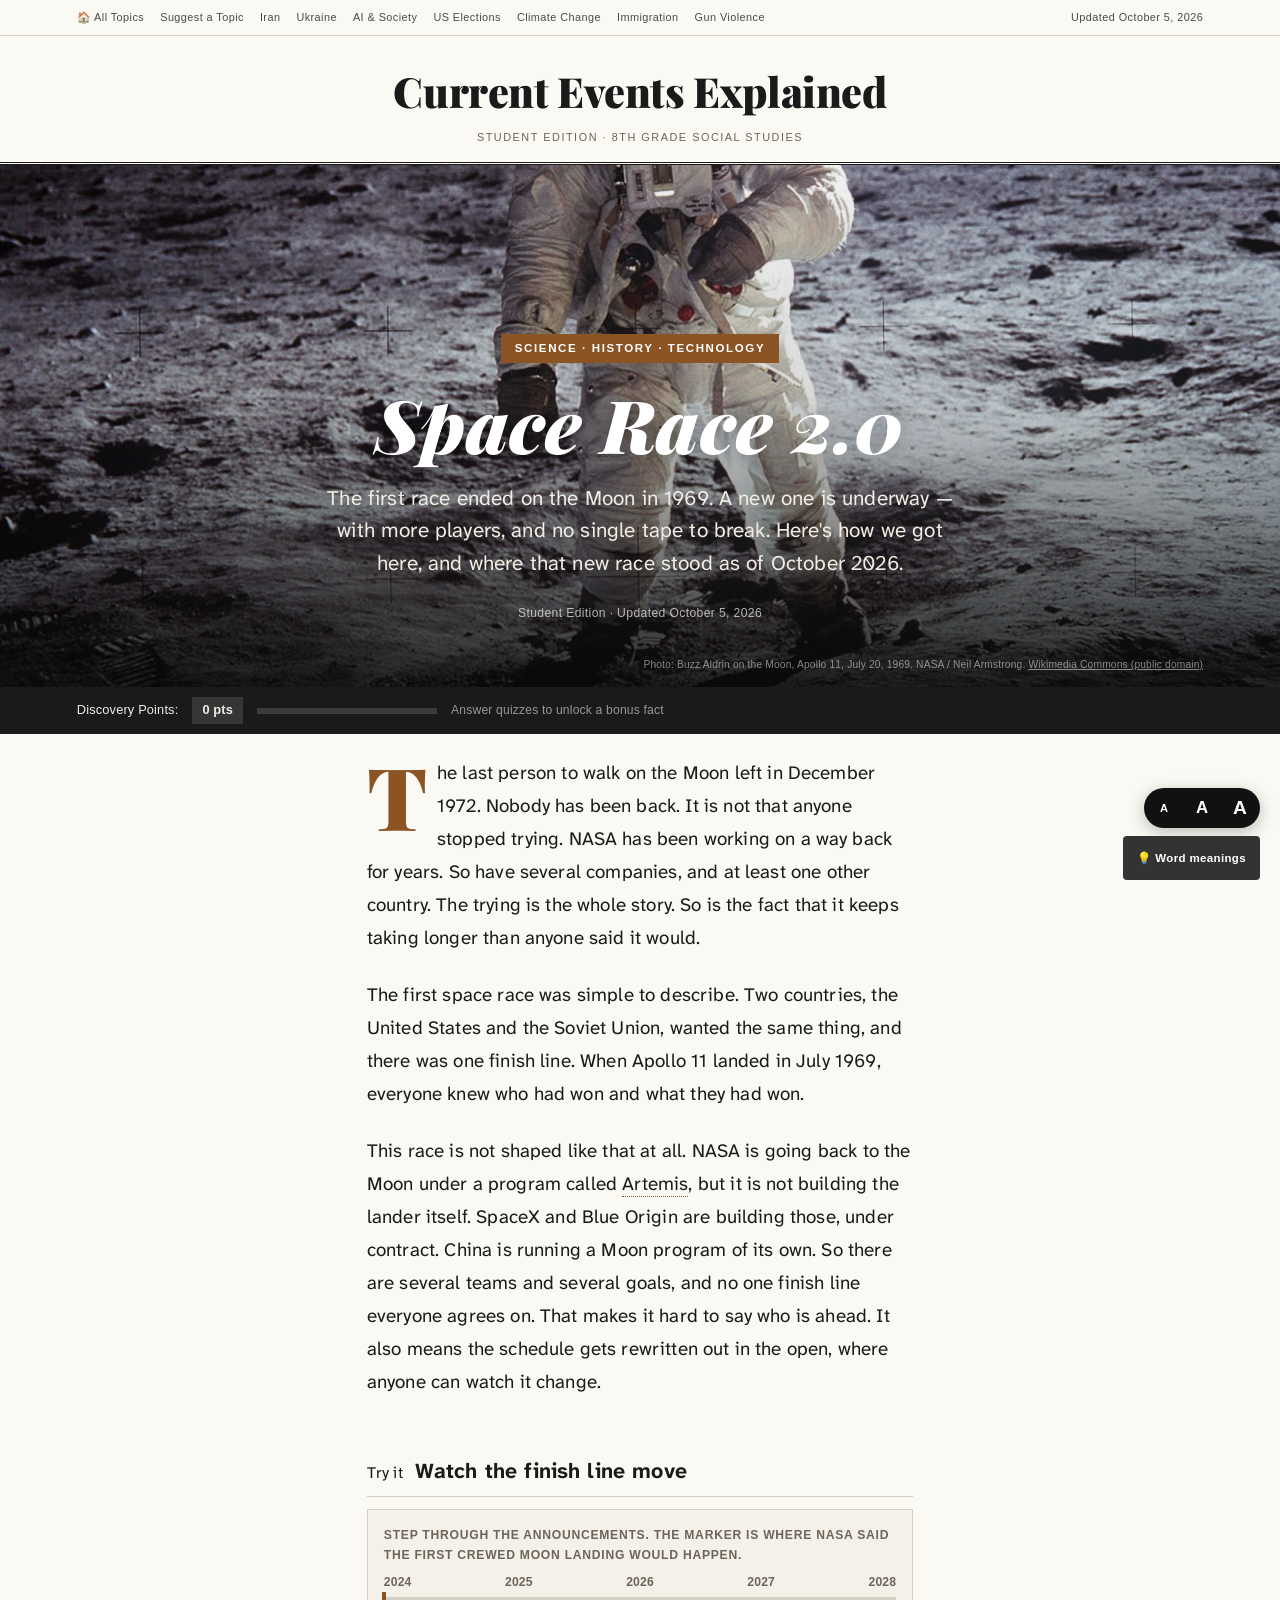
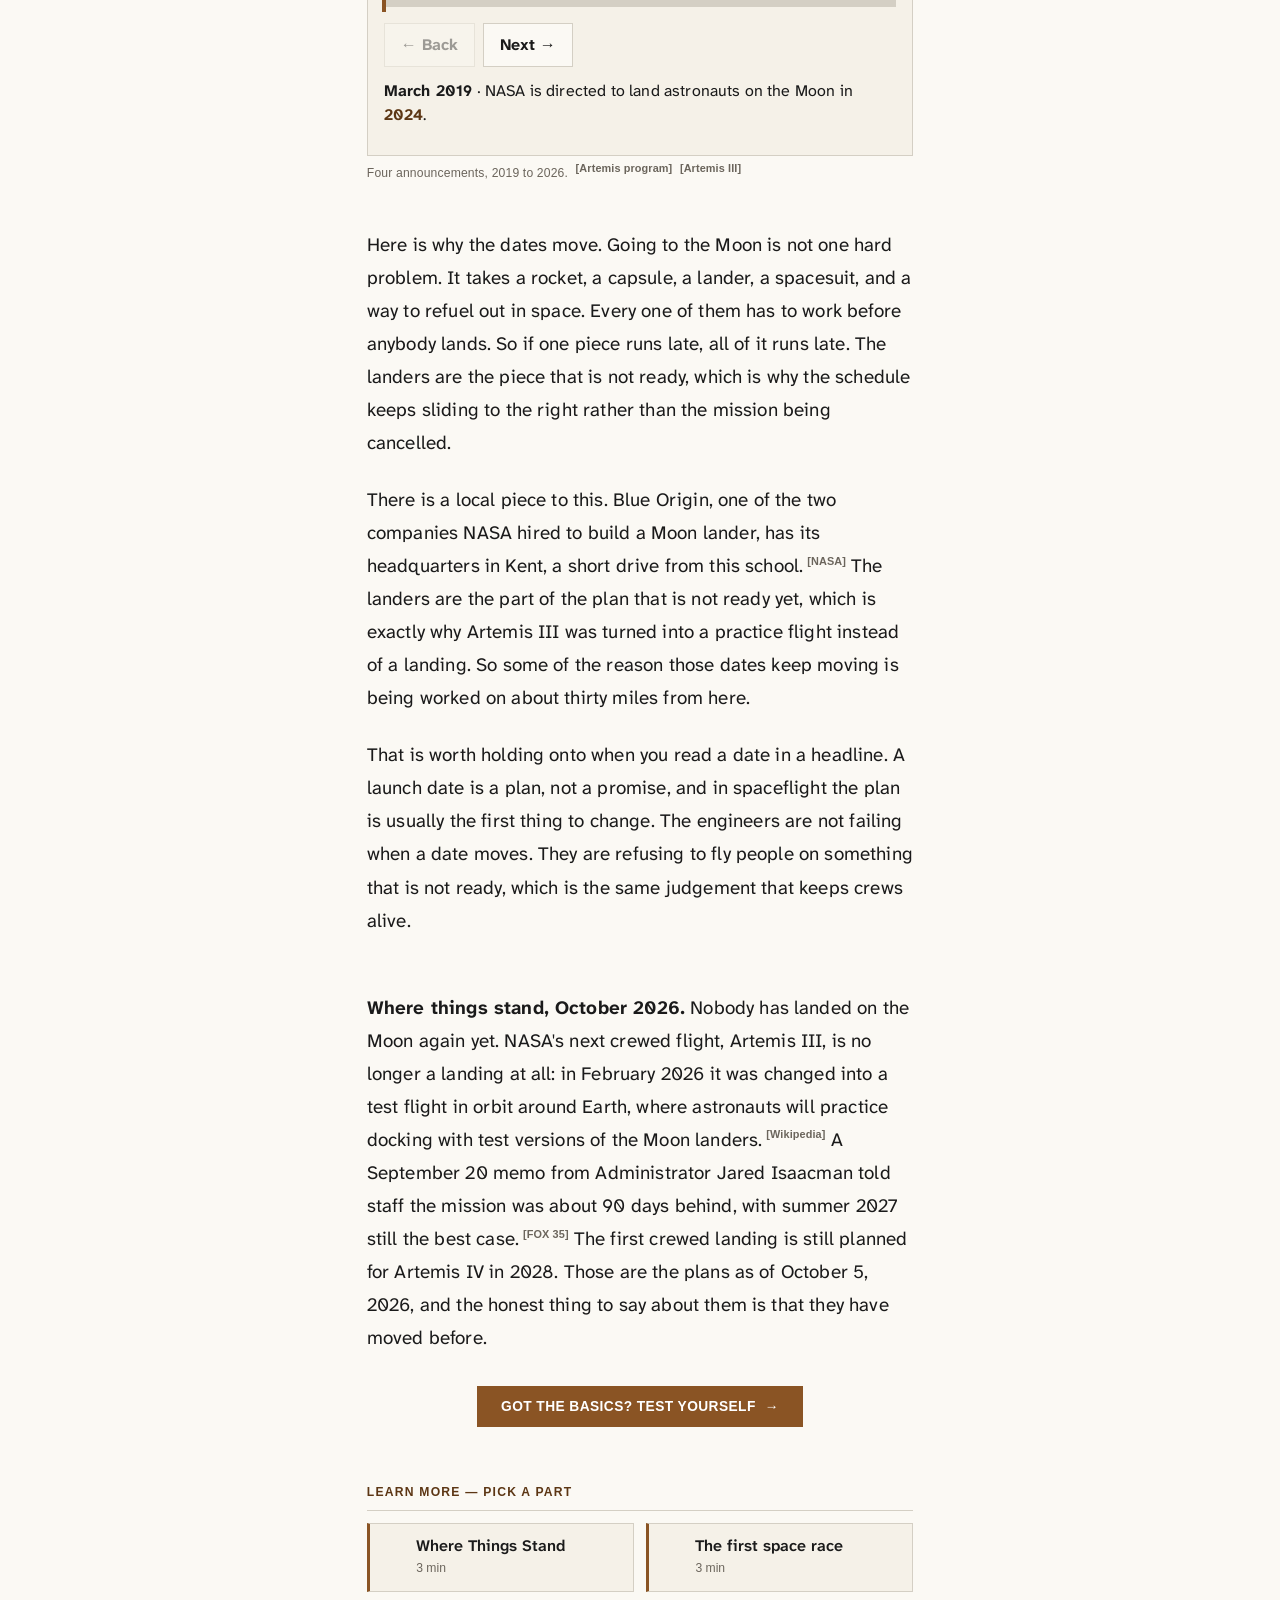
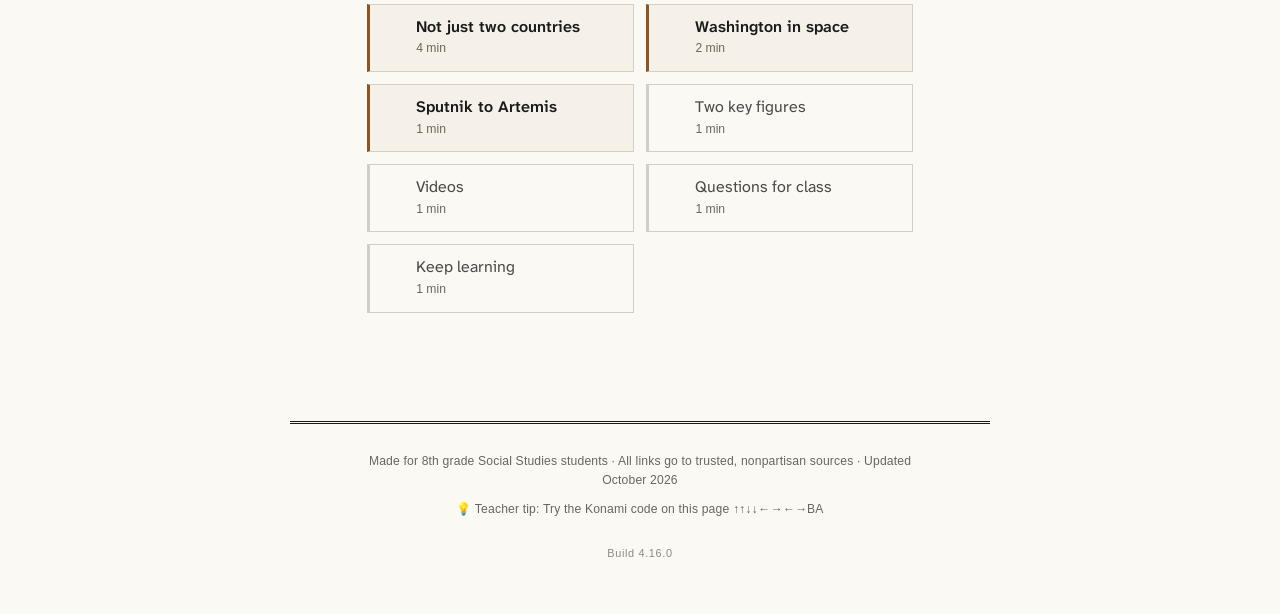
<file: space-race.html>
<!DOCTYPE html>
<html lang="en">
<head>
<meta charset="UTF-8">
<meta name="viewport" content="width=device-width, initial-scale=1.0">
<title>Space Race 2.0: The New Competition for the Moon and Mars – Student Resource</title>
<meta name="description" content="Free, student-friendly explainer on the new space race — from Sputnik and Apollo to NASA's Artemis program, private rockets, and Washington State's own space story. Made by an 8th grade Social Studies teacher.">
<link rel="preconnect" href="https://fonts.googleapis.com">
<link rel="preconnect" href="https://fonts.gstatic.com" crossorigin>
<link href="https://fonts.googleapis.com/css2?family=Atkinson+Hyperlegible+Next:ital,wght@0,400;0,600;0,700;0,800;1,400;1,600&family=Playfair+Display:ital,wght@0,700;0,900;1,700&display=swap" rel="stylesheet">
<style>
*{box-sizing:border-box;margin:0;padding:0}
html{scroll-behavior:smooth}
:root{
  --paper:#fbf9f4; --paper-warm:#f5f1e8;
  --ink:#1a1a1a; --ink-light:#4a4a4a; --ink-faint:#6b655c;
  --rule:#d4cfc4; --rule-heavy:#1a1a1a;
  --accent:#8a5424; --accent-ink:#5c3614; --accent-tint:#f4ebe0;
}
body{font-family:'Atkinson Hyperlegible Next','Atkinson Hyperlegible',-apple-system,Arial,sans-serif;background:var(--paper);color:var(--ink);line-height:1.6;overflow-x:hidden;overflow-wrap:break-word}

/* ══════════════ MASTHEAD (NYT-inspired: centered wordmark, hairline rules, dense utility nav) ══════════════ */
.masthead-top{
  display:flex;justify-content:space-between;align-items:center;
  padding:9px 6vw;font-family:-apple-system,sans-serif;font-size:.68rem;
  letter-spacing:.04em;color:var(--ink-light);border-bottom:1px solid var(--rule);
}
.masthead-top a{color:var(--ink-light);text-decoration:none;margin-right:16px}
.masthead-top a:last-child{margin-right:0}
.masthead-top a:hover{color:var(--accent)}
.masthead-top .date{font-variant-numeric:tabular-nums}

.masthead{
  text-align:center;padding:22px 6vw 16px;border-bottom:3px double var(--rule-heavy);
}
.masthead .site-name{
  font-family:'Playfair Display',serif;font-weight:900;font-size:clamp(1.8rem,4.5vw,2.6rem);
  letter-spacing:-.01em;color:var(--ink);text-decoration:none;
}
.masthead .tagline{
  font-family:-apple-system,sans-serif;font-size:.68rem;letter-spacing:.14em;text-transform:uppercase;
  color:var(--ink-faint);margin-top:4px;
}

/* ══════════════ ARTICLE HERO (Atlantic-inspired: full-bleed image behind headline) ══════════════ */
.article-hero{position:relative;min-height:58vh;display:flex;align-items:flex-end;overflow:hidden}
.article-hero-bg{
  position:absolute;inset:0;z-index:0;
  background:linear-gradient(180deg,rgba(10,10,10,.05) 0%,rgba(10,10,10,.15) 45%,rgba(8,8,8,.88) 100%),
             url('images/space-race-card.jpg') center 40%/cover no-repeat;
}
.article-hero-inner{position:relative;z-index:1;max-width:900px;margin:0 auto;padding:0 6vw 64px;text-align:center}
.article-hero .kicker{
  display:inline-block;font-family:-apple-system,sans-serif;font-size:.72rem;font-weight:800;
  letter-spacing:.14em;text-transform:uppercase;color:#fff;background:var(--accent);
  padding:5px 14px;margin-bottom:22px;
}
.article-hero h1{
  font-family:'Playfair Display',serif;font-weight:900;font-style:italic;
  font-size:clamp(2.6rem,6.5vw,4.6rem);line-height:1.04;color:#fff;
  text-shadow:0 2px 24px rgba(0,0,0,.35);margin-bottom:22px;
}
.article-hero .dek{
  font-family:'Atkinson Hyperlegible Next','Atkinson Hyperlegible',-apple-system,Arial,sans-serif;font-size:clamp(1.05rem,2vw,1.3rem);line-height:1.55;
  color:#f0ece4;max-width:640px;margin:0 auto 24px;
}
.article-hero .byline{
  font-family:-apple-system,sans-serif;font-size:.76rem;color:rgba(255,255,255,.68);
  letter-spacing:.03em;
}
.article-hero .byline a{color:inherit}
.hero-credit{
  position:absolute;bottom:14px;right:6vw;z-index:1;font-family:-apple-system,sans-serif;
  font-size:.64rem;color:rgba(255,255,255,.5);text-align:right;
}
.hero-credit a{color:inherit}

/* ══════════════ SECTION HEADS (New Yorker-inspired: spare, rule-driven) ══════════════ */
.sec-head{max-width:700px;margin:0 auto;padding:60px 6vw 6px}
.sec-head .num{
  font-family:-apple-system,sans-serif;font-size:.7rem;letter-spacing:.14em;text-transform:uppercase;
  color:var(--accent);font-weight:800;
}
.sec-head h2{
  font-family:'Playfair Display',serif;font-weight:700;font-size:clamp(1.7rem,3.4vw,2.3rem);
  line-height:1.15;margin-top:6px;border-bottom:1px solid var(--rule);padding-bottom:18px;
}

/* ══════════════ ARTICLE BODY — single reading column, no margin rail ══════════════ */
.article{max-width:700px;margin:0 auto;padding:22px 6vw 8px}
.article p{font-size:1.18rem;line-height:1.75;margin:0 0 24px;color:var(--ink)}
.article p strong{font-weight:700;color:var(--ink)}
.article h3{
  font-family:'Playfair Display',serif;font-style:italic;font-weight:700;font-size:1.4rem;
  margin:38px 0 16px;color:var(--ink);
}

/* Signature: drop cap opens the FIRST paragraph of every section */
.article p.lede::first-letter{
  font-family:'Playfair Display',serif;font-weight:900;font-size:5.4rem;line-height:.78;
  float:left;padding:6px 10px 0 0;color:var(--accent);
}

/* inline citations: visible source name, quiet but legible — never hover-only */
.cite-inline{
  font-family:-apple-system,sans-serif;font-size:.68rem;font-weight:600;color:var(--ink-faint);
  text-decoration:none;vertical-align:super;line-height:0;margin-left:4px;
  letter-spacing:.01em;
}
.cite-inline::before{content:'['}
.cite-inline::after{content:']'}
.cite-inline:hover{color:var(--accent)}
.cite-inline:hover::before,.cite-inline:hover::after{color:var(--accent)}

/* pull quotes (Atlantic-style: large, set into the column, hairline rules top/bottom) */
.pull-quote{
  margin:36px 0;padding:22px 0;border-top:1px solid var(--rule-heavy);border-bottom:1px solid var(--rule-heavy);
}
.pull-quote p{
  font-family:'Playfair Display',serif;font-style:italic;font-weight:700;
  font-size:clamp(1.4rem,3vw,1.75rem);line-height:1.35;color:var(--ink);margin:0;
}
.pull-quote .attrib{
  display:block;margin-top:12px;font-family:-apple-system,sans-serif;font-style:normal;
  font-size:.76rem;font-weight:700;letter-spacing:.03em;color:var(--ink-faint);text-transform:uppercase;
}
.stat-line .num{font-family:'Playfair Display',serif;font-weight:900;font-size:3.2rem;color:var(--accent);line-height:1}
.stat-line .desc{font-family:-apple-system,sans-serif;font-size:.9rem;color:var(--ink-light);line-height:1.5}
.stat-line .desc b{display:block;font-size:.68rem;letter-spacing:.06em;text-transform:uppercase;color:var(--ink-faint);margin-bottom:3px;font-weight:800}

/* two-up stat pair */
.stat-trio{display:grid;grid-template-columns:repeat(3,1fr);gap:22px;margin:32px 0;padding:22px 0;border-top:1px solid var(--rule);border-bottom:1px solid var(--rule)}
.stat-trio .stat{text-align:left}
.stat-trio .num{font-family:'Playfair Display',serif;font-weight:900;font-size:2.4rem;color:var(--accent);line-height:1}
.stat-trio .desc{font-family:-apple-system,sans-serif;font-size:.82rem;color:var(--ink-light);line-height:1.5;margin-top:4px}
.stat-trio .desc b{display:block;font-size:.66rem;letter-spacing:.05em;text-transform:uppercase;color:var(--ink-faint);margin-bottom:2px;font-weight:800}
@media (max-width:700px){.stat-trio{grid-template-columns:1fr}}

/* vocab / key word: inline, treated as a definition aside not a colored box */
.vocab{
  margin:28px 0;padding-left:20px;border-left:3px solid var(--accent);
}
.vocab b{
  display:block;font-family:-apple-system,sans-serif;font-size:.7rem;letter-spacing:.08em;
  text-transform:uppercase;color:var(--accent);margin-bottom:6px;font-weight:800;
}
.vocab p{font-size:1rem;line-height:1.65;margin:0;color:var(--ink-light)}

/* inline vocabulary tooltip — lightweight, repeatable, distinct from .vocab callout boxes and <strong> emphasis.
   Dotted underline is the common "hover for definition" web convention. Shows on hover AND keyboard focus
   (:focus / :focus-visible), so a student tabbing through the page (not just using a mouse) can reach it. */
.term{
  position:relative;cursor:help;
  border-bottom:1px dotted var(--accent);
  text-decoration:none;color:inherit;
}
.term:focus{outline:2px solid var(--accent);outline-offset:2px}
.term::after{
  content:attr(data-def);
  position:absolute;left:50%;bottom:calc(100% + 8px);transform:translateX(-50%) translateY(4px);
  width:max-content;max-width:min(280px,80vw);
  background:var(--ink);color:#f0ece4;
  font-family:-apple-system,sans-serif;font-size:.78rem;font-weight:400;line-height:1.45;
  padding:9px 12px;border-radius:4px;box-shadow:0 6px 18px rgba(0,0,0,.22);
  opacity:0;visibility:hidden;pointer-events:none;
  transition:opacity .15s ease,transform .15s ease;
  z-index:50;
}
.term::before{
  content:'';position:absolute;left:50%;bottom:calc(100% + 4px);transform:translateX(-50%);
  border:5px solid transparent;border-top-color:var(--ink);
  opacity:0;visibility:hidden;transition:opacity .15s ease;z-index:50;
}
.term:hover::after,.term:focus::after,.term:focus-visible::after{
  opacity:1;visibility:visible;transform:translateX(-50%) translateY(0);
}
.term:hover::before,.term:focus::before,.term:focus-visible::before{opacity:1;visibility:visible}
/* visually-hidden text for the .term-desc spans that back each .term's aria-describedby —
   keeps the definition available to screen readers without duplicating it visibly on the page */
.term-desc{
  position:absolute;width:1px;height:1px;padding:0;margin:-1px;overflow:hidden;
  clip:rect(0,0,0,0);white-space:nowrap;border:0;
}
@media(max-width:600px){
  .term::after{left:0;transform:translateX(0) translateY(4px);max-width:min(240px,70vw)}
  .term:hover::after,.term:focus::after,.term:focus-visible::after{transform:translateX(0) translateY(0)}
  .term::before{left:16px;transform:translateX(0)}
}

/* callout / think-about-it: set as an editor's note */
.callout{margin:32px 0;padding:20px 24px;background:var(--paper-warm);border-left:3px solid var(--ink)}
.callout .tag{
  display:block;font-family:-apple-system,sans-serif;font-size:.68rem;font-weight:800;
  letter-spacing:.08em;text-transform:uppercase;color:var(--ink);margin-bottom:8px;
}
.callout p{margin:0;font-size:1.02rem;color:var(--ink-light)}
.photo-break .cap{
  max-width:700px;margin:10px auto 0;padding:0 6vw;font-family:-apple-system,sans-serif;
  font-size:.76rem;color:var(--ink-faint);line-height:1.5;
}
.photo-break .cap a{color:inherit}

/* smaller inline photo, right-aligned like a magazine spot image */
.photo-inline{float:right;width:44%;margin:6px 0 20px 28px}
.photo-inline img{width:100%;display:block;box-shadow:0 6px 20px rgba(0,0,0,.12)}
.photo-inline .cap{font-family:-apple-system,sans-serif;font-size:.7rem;color:var(--ink-faint);margin-top:7px;line-height:1.4}
.photo-inline .cap a{color:inherit}
.clearfix::after{content:'';display:table;clear:both}
@media (max-width:640px){.photo-inline{float:none;width:100%;margin:20px 0}}

/* quiz toggle: a real button-like affordance, not a quiet text link — this is the
   one place on the page the reader is asked to DO something rather than read */
.quiz-inline{margin:36px 0}
.quiz-toggle{
  display:inline-flex;align-items:center;gap:9px;
  font-family:-apple-system,sans-serif;font-size:.82rem;font-weight:800;letter-spacing:.03em;
  text-transform:uppercase;color:#fff;background:var(--accent);border:none;
  cursor:pointer;padding:11px 20px;
}
.quiz-toggle::after{content:'→';font-weight:700;transition:transform .15s}
.quiz-toggle:hover{background:var(--accent-ink)}
.quiz-toggle:hover::after{transform:translateX(3px)}
.quiz-toggle.answered{background:var(--ink-faint)}

/* ══ QUIZ MODAL ══ */
.quiz-modal{display:none;position:fixed;inset:0;z-index:500;background:rgba(10,10,10,.75);align-items:center;justify-content:center;padding:24px}
.quiz-modal.open{display:flex}
.quiz-box{background:var(--paper);max-width:520px;width:100%;padding:32px;position:relative;border-top:4px solid var(--accent)}
.quiz-close{position:absolute;top:12px;right:16px;background:none;border:none;font-size:1.6rem;cursor:pointer;color:var(--ink-faint);line-height:1}
.quiz-box h3{font-family:-apple-system,sans-serif;font-size:.72rem;font-weight:800;letter-spacing:.08em;text-transform:uppercase;color:var(--accent);margin-bottom:14px}
.quiz-q{font-family:'Playfair Display',serif;font-weight:700;font-size:1.2rem;margin-bottom:18px;line-height:1.35}
.quiz-choices{display:flex;flex-direction:column;gap:8px}
.choice-btn{display:block;width:100%;text-align:left;background:#fff;border:1px solid var(--rule);padding:11px 14px;font-family:-apple-system,sans-serif;font-size:.9rem;cursor:pointer;color:var(--ink)}
.choice-btn:hover:not(:disabled){border-color:var(--ink)}
.choice-btn.correct{background:#2f5934;border-color:#2f5934;color:#fff}
.choice-btn.wrong{background:var(--accent-ink);border-color:var(--accent-ink);color:#fff}
.choice-btn:disabled{cursor:default}
.quiz-feedback{margin-top:16px;font-family:-apple-system,sans-serif;font-size:.88rem;line-height:1.55;display:none}
.quiz-feedback.show{display:block}
.correct-fb{color:#2f5934}
.wrong-fb{color:var(--accent-ink)}

/* ══ POINTS BAR ══ */
.points-bar{display:flex;align-items:center;gap:14px;padding:10px 6vw;background:var(--ink);color:#f0ece4;font-family:-apple-system,sans-serif;font-size:.8rem;flex-wrap:wrap}
.points-display{background:rgba(255,255,255,.12);padding:3px 10px;font-weight:800}
.progress-wrap{width:180px;height:6px;background:rgba(255,255,255,.15);overflow:hidden;min-width:0}
.progress-fill{height:100%;background:var(--accent);width:0%;transition:width .3s}
.unlock-hint{color:rgba(255,255,255,.55);font-size:.76rem}

/* ══ EASTER EGG MODAL + TOAST ══ */
.egg-modal{display:none;position:fixed;inset:0;z-index:500;background:rgba(10,10,10,.8);align-items:center;justify-content:center;padding:24px}
.egg-modal.show{display:flex}
.egg-box{background:var(--paper);max-width:480px;width:100%;padding:32px;text-align:center;border-top:4px solid var(--accent)}
.egg-box h2{font-family:'Playfair Display',serif;font-size:1.3rem;margin-bottom:12px}
.egg-box p{font-family:'Atkinson Hyperlegible Next','Atkinson Hyperlegible',-apple-system,Arial,sans-serif;font-size:.98rem;line-height:1.7;color:var(--ink-light);margin-bottom:14px;text-align:left}
.egg-extra{font-family:'Playfair Display',serif;font-style:italic;font-size:1.2rem;color:var(--accent);margin-bottom:16px}
.egg-close{background:var(--ink);color:#fff;border:none;padding:10px 22px;font-family:-apple-system,sans-serif;font-weight:700;cursor:pointer}
.toast{position:fixed;top:20px;right:20px;z-index:600;background:var(--ink);color:#fff;padding:16px 20px;max-width:300px;transform:translateX(340px);transition:transform .3s;border-left:4px solid var(--accent)}
.toast.show{transform:translateX(0)}
.toast-icon{font-size:1.3rem;display:block;margin-bottom:4px}
.toast-title{font-family:-apple-system,sans-serif;font-weight:800;font-size:.88rem;margin-bottom:3px}
.toast-msg{font-family:-apple-system,sans-serif;font-size:.78rem;color:rgba(255,255,255,.7);line-height:1.4}

/* timeline: rule-based, not card-based */
.tl-item{display:flex;gap:22px;margin-bottom:28px;padding-bottom:28px;border-bottom:1px solid var(--rule)}
.tl-item:last-child{border-bottom:none}
.tl-year{
  font-family:'Playfair Display',serif;font-weight:900;font-size:1.1rem;color:var(--accent);
  flex-shrink:0;width:120px;
}
.tl-body h4{font-family:'Atkinson Hyperlegible Next','Atkinson Hyperlegible',-apple-system,Arial,sans-serif;font-weight:700;font-size:1.1rem;margin-bottom:8px}
.tl-body p{font-size:1rem;line-height:1.65;margin:0;color:var(--ink-light)}
@media(max-width:600px){.tl-item{flex-direction:column;gap:6px}.tl-year{width:auto}}

/* person: editorial bio treatment */
.person{display:flex;gap:24px;align-items:flex-start;margin-bottom:32px;padding-bottom:32px;border-bottom:1px solid var(--rule)}
.person:last-of-type{border-bottom:none}
.person img,.person .emoji-fallback{
  width:110px;height:110px;object-fit:cover;flex-shrink:0;filter:grayscale(35%);
}
.person .emoji-fallback{background:var(--paper-warm);display:flex;align-items:center;justify-content:center;font-size:2.4rem}
.person h4{font-family:'Playfair Display',serif;font-weight:700;font-size:1.25rem;margin-bottom:3px}
.person .role{font-family:-apple-system,sans-serif;font-size:.74rem;color:var(--ink-faint);margin-bottom:10px;letter-spacing:.02em}
.person p{font-size:.98rem;line-height:1.65;margin:0;color:var(--ink-light)}

/* video */
.video-wrap{margin:30px 0;border:1px solid var(--rule)}
.video-wrap iframe{width:100%;aspect-ratio:16/9;border:none;display:block}

/* resources: list, not cards */
.rc{display:block;padding:18px 0;border-bottom:1px solid var(--rule);text-decoration:none;color:inherit}
.rc:hover .rc-title{color:var(--accent)}
.rc .tag{font-family:-apple-system,sans-serif;font-size:.66rem;font-weight:800;letter-spacing:.06em;text-transform:uppercase;color:var(--ink-faint);display:block;margin-bottom:5px}
.rc-title{font-family:'Atkinson Hyperlegible Next','Atkinson Hyperlegible',-apple-system,Arial,sans-serif;font-weight:700;font-size:1.08rem;color:var(--ink)}
.rc p{font-family:-apple-system,sans-serif;font-size:.82rem;color:var(--ink-light);margin-top:4px}


.person .src{font-family:-apple-system,sans-serif;font-size:.7rem;color:var(--ink-faint);margin-top:8px}
.person .src a{color:inherit}
.rc .level{font-family:-apple-system,sans-serif;font-size:.66rem;font-weight:800;letter-spacing:.06em;text-transform:uppercase;color:var(--accent);margin-top:6px}
.article h3{font-family:'Playfair Display',serif;font-style:italic;font-weight:700;font-size:1.2rem;margin:28px 0 10px}
footer{
  max-width:700px;margin:60px auto 0;padding:28px 6vw 50px;border-top:3px double var(--rule-heavy);
  text-align:center;font-family:-apple-system,sans-serif;font-size:.76rem;color:var(--ink-faint);
}


.update-pane{background:var(--paper-warm);color:var(--ink-light);padding:40px 6vw;margin:0}
.update-pane-inner{max-width:700px;margin:0 auto}
.update-head{display:flex;align-items:baseline;gap:14px;margin-bottom:8px;flex-wrap:wrap}
.update-head .num{font-family:-apple-system,sans-serif;font-size:.7rem;letter-spacing:.14em;text-transform:uppercase;color:#e8d5c4;font-weight:800}
.update-head h2{font-family:'Playfair Display',serif;font-weight:700;font-size:1.8rem;color:var(--ink)}
.update-badge{font-family:-apple-system,sans-serif;font-size:.68rem;font-weight:800;letter-spacing:.05em;text-transform:uppercase;background:var(--accent);padding:4px 10px;margin-left:8px;color:var(--ink)}
.update-date{font-family:-apple-system,sans-serif;font-size:.82rem;color:var(--ink-faint);margin-bottom:22px}
.update-pane p{font-family:'Atkinson Hyperlegible Next','Atkinson Hyperlegible',-apple-system,Arial,sans-serif;font-size:1.05rem;color:var(--ink-light);line-height:1.7;margin-bottom:16px}
.update-pane p strong{color:var(--ink)}
.update-pane .cite-inline{color:var(--ink-faint)}
.update-pane .cite-inline:hover{color:#e8d5c4}
.update-pane .vocab{border-left-color:#e8d5c4}
.update-pane .vocab b{color:#e8d5c4}
.update-pane .vocab p{color:var(--ink-light);margin:0}
.update-pane .callout{background:rgba(0, 0, 0, .04);border-left-color:#e8d5c4}
.update-pane .callout .tag{color:#e8d5c4}
.update-pane .callout p{color:var(--ink-light);margin:0}
.update-sources{margin-top:18px}
.update-sources summary{cursor:pointer;color:var(--ink-faint);font-weight:700;font-family:-apple-system,sans-serif;font-size:.78rem}
.update-sources ul{margin:10px 0 0 18px;color:var(--ink-faint)}
.update-sources li{margin-bottom:5px;line-height:1.5;font-size:.78rem;font-family:-apple-system,sans-serif}
.update-sources a{color:#e8d5c4}
.mini-tl{display:flex;flex-direction:column;gap:14px;margin-bottom:28px;padding-bottom:28px;border-bottom:1px solid var(--rule)}
.mini-tl-item{display:flex;gap:14px;align-items:baseline}
.mini-tl-dot{width:8px;height:8px;border-radius:50%;flex-shrink:0;background:var(--accent)}
.mini-tl-date{font-family:-apple-system,sans-serif;font-size:.72rem;font-weight:800;color:var(--ink-faint);width:70px;flex-shrink:0}
.mini-tl-text{font-family:-apple-system,sans-serif;font-size:.86rem;line-height:1.55;color:var(--ink-light)}
.mini-tl-text strong{color:var(--ink)}
</style>
<link rel="stylesheet" href="site.css?v=4.16.0">
</head>
<body>
<a class="skip-link" href="#main-content">Skip to main content</a>


<!-- EASTER EGG MODAL -->
<div class="egg-modal" id="eggModal">
  <div class="egg-box">
    <div id="eggEmoji" style="font-size:2.4rem;margin-bottom:10px"></div>
    <h2 id="eggTitle"></h2>
    <p id="eggText"></p>
    <div class="egg-extra" id="eggExtra"></div>
    <button class="egg-close" onclick="closeEgg()">Got it</button>
  </div>
</div>

<!-- QUIZ MODAL -->
<div class="quiz-modal" id="quizModal">
  <div class="quiz-box">
    <button class="quiz-close" onclick="closeQuiz()">×</button>
    <h3>Quick Quiz</h3>
    <p id="quizQ" class="quiz-q"></p>
    <div class="quiz-choices" id="quizChoices"></div>
    <div class="quiz-feedback" id="quizFeedback"></div>
  </div>
</div>

<!-- TOAST -->
<div class="toast" id="toast">
  <span class="toast-icon" id="toastIcon">⭐</span>
  <div class="toast-title" id="toastTitle"></div>
  <div class="toast-msg" id="toastMsg"></div>
</div>

<div class="masthead-top">
  <span><a href="index.html">🏠 All Topics</a><a href="index.html#suggest">Suggest a Topic</a><a href="iran.html">Iran</a><a href="ukraine.html">Ukraine</a><a href="ai.html">AI &amp; Society</a><a href="us-elections.html">US Elections</a><a href="climate-change.html">Climate Change</a><a href="immigration.html">Immigration</a><a href="gun-violence.html">Gun Violence</a></span>
  <span class="date">Updated October 5, 2026</span>
</div>

<div class="masthead">
  <a href="index.html" class="site-name">Current Events Explained</a>
  <div class="tagline">Student Edition · 8th Grade Social Studies</div>
</div>


<header class="article-hero" id="main-content" tabindex="-1">
  <div class="article-hero-bg"></div>
  <div class="article-hero-inner">
    <span class="kicker">Science · History · Technology</span>
    <h1>Space Race 2.0</h1>
    <p class="dek">The first race ended on the Moon in 1969. A new one is underway — with more players, and no single tape to break. Here's how we got here, and where that new race stood as of October 2026.</p>
    <div class="byline">Student Edition · Updated October 5, 2026</div>
  </div>
  <div class="hero-credit">Photo: Buzz Aldrin on the Moon, Apollo 11, July 20, 1969. NASA / Neil Armstrong. <a href="https://commons.wikimedia.org/wiki/File:Aldrin_Apollo_11.jpg" target="_blank">Wikimedia Commons (public domain)</a></div>
</header>

<div class="points-bar">
  <span>Discovery Points:</span>
  <span class="points-display" id="pointsDisplay">0 pts</span>
  <div class="progress-wrap"><div class="progress-fill" id="progressFill"></div></div>
  <span class="unlock-hint" id="unlockHint">Answer quizzes to unlock a bonus fact</span>
</div>

<!-- ═══════════ UPDATE ═══════════ -->
<section class="landing" id="landing">
  <div class="article">
    <p class="lede">The last person to walk on the Moon left in December 1972. Nobody has been back. It is not that anyone stopped trying. NASA has been working on a way back for years. So have several companies, and at least one other country. The trying is the whole story. So is the fact that it keeps taking longer than anyone said it would.</p>

    <p>The first space race was simple to describe. Two countries, the United States and the Soviet Union, wanted the same thing, and there was one finish line. When Apollo 11 landed in July 1969, everyone knew who had won and what they had won.</p>

    <p>This race is not shaped like that at all. NASA is going back to the Moon under a program called <span class="term" tabindex="0" data-def="NASA's program to send astronauts back to the Moon and, later, to help prepare for Mars. It is named for the Greek goddess of the Moon — and for Apollo's twin sister." aria-describedby="term-desc-sr1">Artemis</span><span id="term-desc-sr1" class="term-desc">NASA's program to send astronauts back to the Moon and, later, to help prepare for Mars. It is named for the Greek goddess of the Moon — and for Apollo's twin sister.</span>, but it is not building the lander itself. SpaceX and Blue Origin are building those, under contract. China is running a Moon program of its own. So there are several teams and several goals, and no one finish line everyone agrees on. That makes it hard to say who is ahead. It also means the schedule gets rewritten out in the open, where anyone can watch it change.</p>
  </div>

  <figure class="centerpiece" id="slipFig">
    <figcaption class="centerpiece-head">
      <span class="tag">Try it</span>
      <span class="centerpiece-title">Watch the finish line move</span>
    </figcaption>

    <div class="centerpiece-body">
      <p class="centerpiece-label" for="slipStep">
        Step through the announcements. The marker is where NASA said the
        first crewed Moon landing would happen.
      </p>

      <div class="slip-axis" aria-hidden="true">
        <span class="slip-year">2024</span>
        <span class="slip-year">2025</span>
        <span class="slip-year">2026</span>
        <span class="slip-year">2027</span>
        <span class="slip-year">2028</span>
      </div>
      <div class="slip-track" aria-hidden="true">
        <div class="slip-marker" id="slipMarker"></div>
      </div>

      <div class="slip-controls">
        <button type="button" class="slip-btn" id="slipPrev">&larr; Back</button>
        <button type="button" class="slip-btn" id="slipNext">Next &rarr;</button>
      </div>

      <!-- The readout is the whole content: it works with no JS, it is what
           a screen reader announces, and it carries the dates in words so
           the figure is never a picture with no caption. -->
      <p class="centerpiece-readout" id="slipReadout" role="status" aria-live="polite">
        <strong>March 2019</strong> &middot; NASA is directed to land astronauts on the Moon in <b>2024</b>.
      </p>
    </div>

    <figcaption class="centerpiece-note">
      Four announcements, 2019 to 2026.
      <a class="cite-inline" href="https://en.wikipedia.org/wiki/Artemis_program" target="_blank">Artemis program</a>
      <a class="cite-inline" href="https://en.wikipedia.org/wiki/Artemis_III" target="_blank">Artemis III</a>
    </figcaption>
  </figure>

  <div class="article">
    <p>Here is why the dates move. Going to the Moon is not one hard problem. It takes a rocket, a capsule, a lander, a spacesuit, and a way to refuel out in space. Every one of them has to work before anybody lands. So if one piece runs late, all of it runs late. The landers are the piece that is not ready, which is why the schedule keeps sliding to the right rather than the mission being cancelled.</p>

    <p>There is a local piece to this. Blue Origin, one of the two companies NASA hired to build a Moon lander, has its headquarters in Kent, a short drive from this school.<a class="cite-inline" href="https://www.nasa.gov/humans-in-space/artemis/" target="_blank">NASA</a> The landers are the part of the plan that is not ready yet, which is exactly why Artemis III was turned into a practice flight instead of a landing. So some of the reason those dates keep moving is being worked on about thirty miles from here.</p>

    <p>That is worth holding onto when you read a date in a headline. A launch date is a plan, not a promise, and in spaceflight the plan is usually the first thing to change. The engineers are not failing when a date moves. They are refusing to fly people on something that is not ready, which is the same judgement that keeps crews alive.</p>
  </div>

  <div class="article">
    <p><strong>Where things stand, October 2026.</strong> Nobody has landed on the Moon again yet. NASA's next crewed flight, Artemis III, is no longer a landing at all: in February 2026 it was changed into a test flight in orbit around Earth, where astronauts will practice docking with test versions of the Moon landers.<a class="cite-inline" href="https://en.wikipedia.org/wiki/Artemis_III" target="_blank">Wikipedia</a> A September 20 memo from Administrator Jared Isaacman told staff the mission was about 90 days behind, with summer 2027 still the best case.<a class="cite-inline" href="https://www.fox35orlando.com/news/nasa-workforce-memo-details-artemis-iii-launch-delays" target="_blank">FOX 35</a> The first crewed landing is still planned for Artemis IV in 2028. Those are the plans as of October 5, 2026, and the honest thing to say about them is that they have moved before.</p>
  </div>

  <div class="landing-quiz">
    <button class="quiz-toggle" onclick="openQuiz('q9')">Got the basics? Test yourself</button>
  </div>
</section>

<div class="unfold-cta" id="unfoldCta" hidden></div>
<details class="unfold" data-order="1" data-title="Where Things Stand" data-minutes="3" data-quiz="q7" id="where-things-stand">
  <summary>
    <span class="unfold-summary-title">Where Things Stand</span>
    <span class="unfold-summary-time">3 min</span>
  </summary>
<div class="update-pane" id="update">
  <div class="update-pane-inner">
    <div class="update-head">
      <span class="num">Situation Update</span>
      <h2>Where Things Stand <span class="update-badge">As of Oct 2026</span></h2>
    </div>
    <p class="update-date">Updated October 5, 2026 — a dated snapshot, not an ongoing claim</p>

<aside class="before-read on-dark" aria-labelledby="br-update">
  <p class="br-head">
    <span class="tag" id="br-update">Before you read</span>
    <span class="br-time">3 min</span>
  </p>
  <p>As of October 2026, nobody has landed on the Moon again yet. NASA still plans to, and companies are building the landers.</p>
  <p>Dates keep slipping. That is the honest state of it — the missing date is the news.</p>
</aside>

    <div class="mini-tl">
      <div class="mini-tl-item"><div class="mini-tl-dot"></div><span class="mini-tl-date">Nov 2022</span><span class="mini-tl-text"><strong>Artemis I flies</strong> — NASA launches an <span class="term" tabindex="0" data-def="Flying with nobody on board. After the trouble on Starliner's 2024 test with astronauts aboard, the next flight is meant to carry only supplies." aria-describedby="term-desc-9018">uncrewed</span><span id="term-desc-9018" class="term-desc">Flying with nobody on board. After the trouble on Starliner's 2024 test with astronauts aboard, the next flight is meant to carry only supplies.</span> Orion <span class="term" tabindex="0" data-def="The small sealed cabin that astronauts actually ride in, carried up on top of a much larger rocket and usually the only part that comes back to Earth. Orion, Boeing's Starliner, and SpaceX's Crew Dragon are all built to this shape." aria-describedby="term-desc-9017">capsule</span><span id="term-desc-9017" class="term-desc">The small sealed cabin that astronauts actually ride in, carried up on top of a much larger rocket and usually the only part that comes back to Earth. Orion, Boeing's Starliner, and SpaceX's Crew Dragon are all built to this shape.</span> around the Moon on the Space Launch System rocket.<a class="cite-inline" href="https://www.nasa.gov/mission/artemis-i/" target="_blank">NASA</a></span></div>
      <div class="mini-tl-item"><div class="mini-tl-dot"></div><span class="mini-tl-date">Feb 2026</span><span class="mini-tl-text"><strong>Landing plan shifts</strong> — NASA changed Artemis III from a Moon landing into a <span class="term" tabindex="0" data-def="With astronauts on board. NASA marks a flight this way to separate it from a test that goes up empty, and Artemis III will carry people even though it will not land them on the Moon." aria-describedby="term-desc-9016">crewed</span><span id="term-desc-9016" class="term-desc">With astronauts on board. NASA marks a flight this way to separate it from a test that goes up empty, and Artemis III will carry people even though it will not land them on the Moon.</span> test in Earth orbit. The first crewed landing is planned for Artemis IV.<a class="cite-inline" href="https://en.wikipedia.org/wiki/Artemis_III" target="_blank">Wikipedia</a></span></div>
      <div class="mini-tl-item"><div class="mini-tl-dot"></div><span class="mini-tl-date">Aug 2026</span><span class="mini-tl-text"><strong>Artemis III targeted for 2027</strong> — NASA is planning a second-half-2027 flight to practice docking with test versions of commercial Moon landers from SpaceX and Blue Origin.<a class="cite-inline" href="https://www.nasa.gov/missions/artemis/artemis-3/nasa-outlines-preliminary-artemis-iii-mission-plans/" target="_blank">NASA</a></span></div>
      <div class="mini-tl-item"><div class="mini-tl-dot"></div><span class="mini-tl-date">Sep 20</span><span class="mini-tl-text"><strong>About 90 days behind</strong> — Administrator Jared Isaacman told NASA staff Artemis III was roughly 90 days off its internal schedule. Summer 2027 was still the best-case launch. FOX 35 reviewed the memo. NASA had not issued a public comment as of September 24.<a class="cite-inline" href="https://www.fox35orlando.com/news/nasa-workforce-memo-details-artemis-iii-launch-delays" target="_blank">FOX 35</a></span></div>
      <div class="mini-tl-item"><div class="mini-tl-dot"></div><span class="mini-tl-date">Sep 28</span><span class="mini-tl-text"><strong>Starliner gets a window</strong> — NASA and Boeing said the next Starliner flight, still uncrewed cargo, is planned for December 2026 or January 2027. A crewed Starliner-2 is planned for 2028.<a class="cite-inline" href="https://www.boeing.com/features/2026/09/nasa-boeing-update-starliner-contract-and-set-launch-window-for-next-mission" target="_blank">Boeing / NASA</a></span></div>
    </div>

    <p>The first space race was a two-country contest with one finish line. This one is messier, and the reason is that there are more people to keep in step. NASA still wants to put people on the Moon, but it is not building the lander itself — companies are, and NASA has to wait for them. China is running a lunar program of its own, on its own schedule. So dates slip: every extra participant is one more schedule that can slip, and spaceflight is hard enough that some of them do. The plans then get rewritten in public.</p>

    <p>As of October 2026, NASA's next big crewed test is not a landing. Artemis III is supposed to send four astronauts into <span class="term" tabindex="0" data-def="A path close to Earth, the same kind of orbit the International Space Station uses — not a trip to the Moon." aria-describedby="term-desc-1">low Earth orbit</span><span id="term-desc-1" class="term-desc">A path close to Earth, the same kind of orbit the International Space Station uses — not a trip to the Moon.</span> on Orion, where they will practice meeting and <span class="term" tabindex="0" data-def="Connecting two spacecraft in space so they can join together." aria-describedby="term-desc-2">docking</span><span id="term-desc-2" class="term-desc">Connecting two spacecraft in space so they can join together.</span> with test versions of Moon landers from Blue Origin and SpaceX. Those test vehicles are not ready to set a crew down on the lunar surface. In a September 20 memo to staff, Administrator Jared Isaacman wrote that the mission was about 90 days behind its internal schedule, with summer 2027 still the best case. FOX 35 reviewed the memo. NASA had not issued a public comment as of September 24. NASA has said the first crewed landing under this new sequence is planned for Artemis IV, in 2028.<a class="cite-inline" href="https://www.fox35orlando.com/news/nasa-workforce-memo-details-artemis-iii-launch-delays" target="_blank">FOX 35</a><a class="cite-inline" href="https://www.nasa.gov/missions/artemis/artemis-3/nasa-outlines-preliminary-artemis-iii-mission-plans/" target="_blank">NASA</a></p>

    <p>Boeing's Starliner is a different capsule with a different job. It is meant for the International Space Station, not the Moon. After problems on its 2024 crewed test, the next flight is planned as uncrewed cargo. On September 28, NASA and Boeing said that flight — Starliner-1 — is planned for December 2026 or January 2027. A crewed Starliner-2 is planned for 2028. That is a window, not a launch date on the calendar.<a class="cite-inline" href="https://www.boeing.com/features/2026/09/nasa-boeing-update-starliner-contract-and-set-launch-window-for-next-mission" target="_blank">Boeing / NASA, Sep. 28, 2026</a></p>

    <div class="vocab"><b>Key Word — Artemis</b><p>NASA's program to send astronauts back to the Moon and, later, to help prepare for Mars. It is named for the Greek goddess of the Moon — and for Apollo's twin sister.</p></div>
    <div class="callout"><span class="tag">Think About It</span><p>The first space race had two superpowers and one finish line: the Moon. This one has governments <em>and</em> companies, and more than one finish line. Why might that make the story harder to tell — and harder to date?</p></div>
    <details class="update-sources"><summary>Sources for this section</summary>
      <ul>
        <li><a href="https://www.nasa.gov/mission/artemis-i/" target="_blank">NASA — Artemis I</a></li>
        <li><a href="https://www.nasa.gov/missions/artemis/artemis-3/nasa-outlines-preliminary-artemis-iii-mission-plans/" target="_blank">NASA — Artemis III mission plans</a></li>
        <li><a href="https://en.wikipedia.org/wiki/Artemis_III" target="_blank">Wikipedia — Artemis III</a></li>
        <li><a href="https://www.fox35orlando.com/news/nasa-workforce-memo-details-artemis-iii-launch-delays" target="_blank">FOX 35 — Isaacman memo: Artemis III about 90 days behind (Sep. 24, 2026)</a></li>
        <li><a href="https://www.boeing.com/features/2026/09/nasa-boeing-update-starliner-contract-and-set-launch-window-for-next-mission" target="_blank">Boeing / NASA — Starliner-1 window, December 2026 or January 2027 (Sep. 28, 2026)</a></li>
      </ul>
    </details>
  
    <div class="quiz-inline"><button class="quiz-toggle" onclick="openQuiz('q7')">Test Yourself</button></div>
  </div>
</div>
</details>

<!-- ═══════════ FIRST RACE ═══════════ -->
<details class="unfold" data-order="2" data-title="The first space race" data-minutes="3" data-quiz="q1" id="the-first-space-race">
  <summary>
    <span class="unfold-summary-title">The first space race</span>
    <span class="unfold-summary-time">3 min</span>
  </summary>
<div class="sec-head" id="first-race">
  <span class="num">Section 1</span>
  <h2>The First Space Race</h2>
</div>
<aside class="before-read" aria-labelledby="br-first-race">
  <p class="br-head">
    <span class="tag" id="br-first-race">Before you read</span>
    <span class="br-time">3 min</span>
  </p>
  <p>It started with a beep. The Soviet Union put Sputnik into orbit in 1957, and the United States realized it was behind.</p>
  <p>Twelve years later, two Americans walked on the Moon. That race had a finish line, and it was crossed.</p>
</aside>
<div class="article">
  <p class="lede"><strong>It started with a beep.</strong> On October 4, 1957, the Soviet Union launched <span class="term" tabindex="0" data-def="The first human-made object to orbit Earth — a metal sphere about the size of a beach ball that sent a radio beep." aria-describedby="term-desc-3">Sputnik 1</span><span id="term-desc-3" class="term-desc">The first human-made object to orbit Earth — a metal sphere about the size of a beach ball that sent a radio beep.</span> — a metal sphere about the size of a beach ball. It circled Earth and sent a radio signal anyone with the right radio could hear. The United States had not expected to come in second.<a class="cite-inline" href="https://www.nasa.gov/history/sputnik/" target="_blank">NASA</a></p>

  <div class="photo-inline clearfix">
    <img src="images/sputnik.jpg" alt="A replica of the Sputnik 1 satellite, a polished metal sphere with four long antennas" onerror="this.style.display='none'" loading="lazy" decoding="async">
    <div class="cap">A replica of Sputnik 1, the first artificial satellite. <a href="https://commons.wikimedia.org/wiki/File:Sputnik_asm.jpg" target="_blank">Wikimedia Commons</a></div>
  </div>

  <p>The beep was the sound. The fear was bigger. If a country could put a <span class="term" tabindex="0" data-def="An object people launch that keeps circling a planet instead of falling back down. Sputnik was the first, and the rocket power needed to put one overhead is the same power needed to throw a weapon at another country." aria-describedby="term-desc-4">satellite</span><span id="term-desc-4" class="term-desc">An object people launch that keeps circling a planet instead of falling back down. Sputnik was the first, and the rocket power needed to put one overhead is the same power needed to throw a weapon at another country.</span> in orbit, it might also send a missile across the world. That is why Sputnik landed in the middle of the Cold War — a long standoff between the United States and the Soviet Union. Space became a way to prove whose system worked better, without fighting a nuclear war.</p>

  <div class="stat-trio">
    <div class="stat"><div class="num">1957</div><div class="desc"><b>Sputnik 1</b>First satellite · Soviet Union</div></div>
    <div class="stat"><div class="num">1961</div><div class="desc"><b>Yuri Gagarin</b>First human in space</div></div>
    <div class="stat"><div class="num">1969</div><div class="desc"><b>Apollo 11</b>First humans on the Moon</div></div>
  </div>

  <p>Four years later, the Soviets did it again. On April 12, 1961, cosmonaut Yuri Gagarin became the first human to fly in space. The United States was not far behind. That same year, President John F. Kennedy made the next step public: land a man on the Moon and bring him home before the decade was over.<a class="cite-inline" href="https://www.nasa.gov/history/the-decision-to-go-to-the-moon/" target="_blank">NASA</a></p>

  <div class="photo-inline clearfix">
    <img src="images/apollo-11-launch.jpg" alt="The Apollo 11 Saturn V rocket launching from Kennedy Space Center in 1969" onerror="this.style.display='none'" loading="lazy" decoding="async">
    <div class="cap">Apollo 11 launches from Kennedy Space Center, July 16, 1969. <a href="https://commons.wikimedia.org/wiki/File:Apollo_11_Launch_-_GPN-2000-000630.jpg" target="_blank">NASA / Wikimedia Commons (public domain)</a></div>
  </div>

  <p>On July 20, 1969, Neil Armstrong and Buzz Aldrin walked on the Moon while Michael Collins flew overhead. About 650 million people watched. The first race had a finish line, and the United States crossed it.<a class="cite-inline" href="https://www.nasa.gov/mission/apollo-11/" target="_blank">NASA</a></p>

  <div class="vocab"><b>Key Word — Cold War</b><p>The long rivalry, from the late 1940s to 1991, between the United States and the Soviet Union. It was called "cold" because the two sides avoided a direct shooting war with each other, even as they competed in almost every other way — including space.</p></div>
  <div class="callout"><span class="tag">Think About It</span><p>Kennedy's Moon goal had a deadline: the end of the 1960s. Why might a public deadline change how a country spends money — and what it is willing to risk?</p></div>
  <div class="quiz-inline"><button class="quiz-toggle" onclick="openQuiz('q1')">Test Yourself</button></div>
</div>
</details>

<!-- ═══════════ TODAY ═══════════ -->
<details class="unfold" data-order="3" data-title="Not just two countries" data-minutes="4" data-quiz="q2" id="not-just-two-countries">
  <summary>
    <span class="unfold-summary-title">Not just two countries</span>
    <span class="unfold-summary-time">4 min</span>
  </summary>
<div class="sec-head" id="today">
  <span class="num">Section 2</span>
  <h2>The New Race Is Not Just Two Countries</h2>
</div>
<aside class="before-read" aria-labelledby="br-today">
  <p class="br-head">
    <span class="tag" id="br-today">Before you read</span>
    <span class="br-time">3 min</span>
  </p>
  <p>The old race was two countries chasing one finish line. This one is crowded.</p>
  <p>NASA's Artemis program wants astronauts back on the Moon, but SpaceX and Blue Origin are building the landers. China is running a Moon program of its own.</p>
  <p class="br-first">First: <a href="#first-race">The First Space Race</a></p>
</aside>
<div class="article">
  <p class="lede">After Apollo, the United States flew the space shuttle for 30 years and helped build the International Space Station. People kept going to orbit. They just didn't keep going to the Moon. For about fifty years that finish line sat empty.</p>

  <div class="photo-inline clearfix">
    <img src="images/artemis-i-launch.jpg" alt="NASA's Space Launch System rocket launching Artemis I at night" onerror="this.style.display='none'" loading="lazy" decoding="async">
    <div class="cap">Artemis I lifts off, November 16, 2022. <a href="https://commons.wikimedia.org/wiki/File:Artemis_I_Launch_(NHQ202211160017).jpg" target="_blank">NASA / Wikimedia Commons (public domain)</a></div>
  </div>

  <p>NASA's new program is an attempt to walk there again — but this time the field is crowded. The U.S. plan is called Artemis, after Apollo's twin sister. Artemis I, in 2022, sent an empty Orion <span class="term" tabindex="0" data-def="The small sealed cabin that astronauts actually ride in, carried up on top of a much larger rocket and usually the only part that comes back to Earth. Orion, Boeing's Starliner, and SpaceX's Crew Dragon are all built to this shape." aria-describedby="term-desc-5">capsule</span><span id="term-desc-5" class="term-desc">The small sealed cabin that astronauts actually ride in, carried up on top of a much larger rocket and usually the only part that comes back to Earth. Orion, Boeing's Starliner, and SpaceX's Crew Dragon are all built to this shape.</span> around the Moon. Later flights are supposed to carry astronauts, then land them near the Moon's south pole, where ice in the shadows might be useful for fuel and water. As of October 2026, NASA's published plan for the next big <span class="term" tabindex="0" data-def="With astronauts on board. NASA marks a flight this way to separate it from a test that goes up empty, and Artemis III will carry people even though it will not land them on the Moon." aria-describedby="term-desc-6">crewed</span><span id="term-desc-6" class="term-desc">With astronauts on board. NASA marks a flight this way to separate it from a test that goes up empty, and Artemis III will carry people even though it will not land them on the Moon.</span> test — Artemis III — is practice in Earth orbit with <span class="term" tabindex="0" data-def="Built and owned by a private business rather than by the government. NASA is buying the ride instead of building the spacecraft itself, so SpaceX and Blue Origin, not NASA, set the schedules these Moon plans depend on." aria-describedby="term-desc-7">commercial</span><span id="term-desc-7" class="term-desc">Built and owned by a private business rather than by the government. NASA is buying the ride instead of building the spacecraft itself, so SpaceX and Blue Origin, not NASA, set the schedules these Moon plans depend on.</span> lander companies, not a landing. The landing is planned later.<a class="cite-inline" href="https://www.nasa.gov/missions/artemis/artemis-3/nasa-outlines-preliminary-artemis-iii-mission-plans/" target="_blank">NASA</a></p>

  <p>NASA is not building those landers alone. SpaceX, founded by Elon Musk, already flies cargo and crews to the space station and is building a huge vehicle called Starship that NASA picked as one Moon lander. Blue Origin, founded by Jeff Bezos and based in Kent, Washington, is building another. NASA wants more than one company on purpose: if one design fails, the program still has a way down to the surface.<a class="cite-inline" href="https://www.nasa.gov/humans-in-space/commercial-space/human-landing-system/" target="_blank">NASA HLS</a></p>

  <p>China is not waiting to be scored against Artemis. Its Chang'e program has landed robots on the Moon and brought samples home, and China has said it wants to send astronauts to the <span class="term" tabindex="0" data-def="Having to do with the Moon. Reaching this surface means landing on it, which no country has done with people aboard since 1972." aria-describedby="term-desc-8">lunar</span><span id="term-desc-8" class="term-desc">Having to do with the Moon. Reaching this surface means landing on it, which no country has done with people aboard since 1972.</span> surface later this decade. That is a second, separate program with its own dates and goals — not a point on a U.S. scoreboard.<a class="cite-inline" href="https://en.wikipedia.org/wiki/Chinese_Lunar_Exploration_Program" target="_blank">Wikipedia</a> For a civics class, the question is not how a rocket works. It is who is racing, who is paying, and who gets to write the rules.</p>

  <div class="vocab"><b>Key Word — Human Landing System</b><p>The spacecraft that would actually set astronauts down on the Moon. NASA is paying more than one company to build one, the way it pays more than one company to fly crews to the space station.</p></div>
  <div class="callout"><span class="tag">Think About It</span><p>In the 1960s, only governments could afford a Moon shot. In this new race, NASA is buying landers from companies. What is gained by that — and what new risks show up when a landing depends on a private schedule?</p></div>
  <div class="quiz-inline"><button class="quiz-toggle" onclick="openQuiz('q2')">Test Yourself</button></div>
</div>
</details>

<!-- ═══════════ WASHINGTON ═══════════ -->
<details class="unfold" data-order="4" data-title="Washington in space" data-minutes="2" data-quiz="q3" id="washington-in-space">
  <summary>
    <span class="unfold-summary-title">Washington in space</span>
    <span class="unfold-summary-time">2 min</span>
  </summary>
<div class="sec-head" id="wa-story">
  <span class="num">Section 3</span>
  <h2>Washington's Space Story</h2>
</div>
<aside class="before-read" aria-labelledby="br-wa-story">
  <p class="br-head">
    <span class="tag" id="br-wa-story">Before you read</span>
    <span class="br-time">2 min</span>
  </p>
  <p>Blue Origin is headquartered in Kent, a short drive from this school, and NASA hired it to build a Moon lander.</p>
  <p>Boeing started in Seattle and still builds airliners in Everett. Its Starliner <span class="term" tabindex="0" data-def="The small sealed cabin that astronauts actually ride in, carried up on top of a much larger rocket and usually the only part that comes back to Earth. Orion, Boeing's Starliner, and SpaceX's Crew Dragon are all built to this shape." aria-describedby="term-desc-9015">capsule</span><span id="term-desc-9015" class="term-desc">The small sealed cabin that astronauts actually ride in, carried up on top of a much larger rocket and usually the only part that comes back to Earth. Orion, Boeing's Starliner, and SpaceX's Crew Dragon are all built to this shape.</span> is put together in Florida, though — not here.</p>
</aside>
<div class="article">
  <p class="lede">You don't need a launch pad in the backyard to be in this story. One of the companies NASA picked to land astronauts on the Moon is headquartered a short drive from this school. Another famous Washington name is in space too — just not in the way a rumor might guess.</p>

  <div class="photo-inline clearfix">
    <img src="images/blue-origin-kent.jpg" alt="A NASA official touring Blue Origin facilities" onerror="this.style.display='none'" loading="lazy" decoding="async">
    <div class="cap">A NASA official tours Blue Origin. The company is headquartered in Kent, Washington. <a href="https://commons.wikimedia.org/wiki/File:NASA_Deputy_Administrator_Tours_Blue_Origin.jpg" target="_blank">NASA / Wikimedia Commons (public domain)</a></div>
  </div>

  <p>Blue Origin's headquarters is in Kent, south of Seattle, in the same metro area as Alderwood Middle School. NASA hired the company to build a Human Landing System: a spacecraft meant to carry astronauts from lunar orbit down to the surface. As of October 2026, that lander is still being developed. A test version is part of NASA's Artemis III <span class="term" tabindex="0" data-def="Connecting two spacecraft in space so they can join together." aria-describedby="term-desc-9014">docking</span><span id="term-desc-9014" class="term-desc">Connecting two spacecraft in space so they can join together.</span> plan in Earth orbit.<a class="cite-inline" href="https://www.nasa.gov/humans-in-space/commercial-space/human-landing-system/" target="_blank">NASA HLS</a></p>

  <div class="photo-inline clearfix">
    <img src="images/boeing-everett.jpg" alt="The Boeing Everett factory, one of the largest buildings in the world" onerror="this.style.display='none'" loading="lazy" decoding="async">
    <div class="cap">Boeing's Everett factory. Boeing was founded in Seattle in 1916. Starliner is a different Boeing project — not built in this building. <a href="https://commons.wikimedia.org/wiki/File:Boeing_Everett_Plant.jpg" target="_blank">Wikimedia Commons</a></div>
  </div>

  <p>Boeing started in Seattle in 1916, and the Everett factory still builds jet airliners. Starliner is a Boeing capsule too — a NASA crew vehicle for the space station — but it is assembled in Florida, not in Everett. Both things can be true: Washington has a real space company in Kent, and Starliner is not built down the road from school.<a class="cite-inline" href="https://en.wikipedia.org/wiki/Boeing" target="_blank">Wikipedia</a></p>

  <p>As of October 2026, Starliner's next flight was still planned as <span class="term" tabindex="0" data-def="Flying with nobody on board. After the trouble on Starliner's 2024 test with astronauts aboard, the next flight is meant to carry only supplies." aria-describedby="term-desc-9">uncrewed</span><span id="term-desc-9" class="term-desc">Flying with nobody on board. After the trouble on Starliner's 2024 test with astronauts aboard, the next flight is meant to carry only supplies.</span> cargo. NASA and Boeing said the window is December 2026 or January 2027. That is a window, not a day on the calendar.<a class="cite-inline" href="https://www.boeing.com/features/2026/09/nasa-boeing-update-starliner-contract-and-set-launch-window-for-next-mission" target="_blank">Boeing / NASA</a></p>

  <div class="callout"><span class="tag">Think About It</span><p>Blue Origin's headquarters is in this state. Boeing's history is too. Does that change how you read NASA's Moon plans — or should a civics class treat a local company the same way it treats any other contractor?</p></div>
  <div class="quiz-inline"><button class="quiz-toggle" onclick="openQuiz('q3')">Test Yourself</button></div>
</div>
</details>

<!-- ═══════════ TIMELINE ═══════════ -->
<details class="unfold" data-order="5" data-title="Sputnik to Artemis" data-minutes="1" data-quiz="q4" id="sputnik-to-artemis">
  <summary>
    <span class="unfold-summary-title">Sputnik to Artemis</span>
    <span class="unfold-summary-time">1 min</span>
  </summary>
<div class="sec-head" id="timeline">
  <span class="num">Timeline</span>
  <h2>From Sputnik to Artemis</h2>
</div>

<aside class="before-read" aria-labelledby="br-sputnik-to-artemis">
  <p class="br-head">
    <span class="tag" id="br-sputnik-to-artemis">Before you read</span>
    <span class="br-time">1 min</span>
  </p>
  <p>Seven decades in one list, starting with a beep that radios around the world could pick up and ending with a landing date that keeps moving. The gap in the middle is the part worth noticing: after Apollo 17 in 1972, no one walked on the Moon again.</p>
</aside>
<div class="article">
  <div class="tl-item"><div class="tl-year">1957</div><div class="tl-body"><h4>Sputnik 1</h4><p>The Soviet Union launches the first artificial <span class="term" tabindex="0" data-def="An object people launch that keeps circling a planet instead of falling back down. Sputnik was the first, and the rocket power needed to put one overhead is the same power needed to throw a weapon at another country." aria-describedby="term-desc-9013">satellite</span><span id="term-desc-9013" class="term-desc">An object people launch that keeps circling a planet instead of falling back down. Sputnik was the first, and the rocket power needed to put one overhead is the same power needed to throw a weapon at another country.</span>. Radios around the world pick up the beep.</p></div></div>
  <div class="tl-item"><div class="tl-year">1961</div><div class="tl-body"><h4>Gagarin / Kennedy</h4><p>Yuri Gagarin becomes the first human in space. Later that year, President Kennedy sets a Moon deadline for the decade.</p></div></div>
  <div class="tl-item"><div class="tl-year">1969</div><div class="tl-body"><h4>Apollo 11</h4><p>Armstrong and Aldrin walk on the Moon. The first space race has a finish-line moment.</p></div></div>
  <div class="tl-item"><div class="tl-year">1972</div><div class="tl-body"><h4>Last Apollo landing</h4><p>Apollo 17 is the last <span class="term" tabindex="0" data-def="With astronauts on board. NASA marks a flight this way to separate it from a test that goes up empty, and Artemis III will carry people even though it will not land them on the Moon." aria-describedby="term-desc-9012">crewed</span><span id="term-desc-9012" class="term-desc">With astronauts on board. NASA marks a flight this way to separate it from a test that goes up empty, and Artemis III will carry people even though it will not land them on the Moon.</span> Moon landing of the 20th century. No one has walked there since.</p></div></div>
  <div class="tl-item"><div class="tl-year">2011</div><div class="tl-body"><h4>Space shuttle retires</h4><p>The United States stops flying its own crew vehicle for a while and buys seats on Russian Soyuz spacecraft.</p></div></div>
  <div class="tl-item"><div class="tl-year">2020</div><div class="tl-body"><h4>SpaceX Crew Dragon</h4><p>A private American <span class="term" tabindex="0" data-def="The small sealed cabin that astronauts actually ride in, carried up on top of a much larger rocket and usually the only part that comes back to Earth. Orion, Boeing's Starliner, and SpaceX's Crew Dragon are all built to this shape." aria-describedby="term-desc-9011">capsule</span><span id="term-desc-9011" class="term-desc">The small sealed cabin that astronauts actually ride in, carried up on top of a much larger rocket and usually the only part that comes back to Earth. Orion, Boeing's Starliner, and SpaceX's Crew Dragon are all built to this shape.</span> starts flying NASA astronauts to the space station.</p></div></div>
  <div class="tl-item"><div class="tl-year">2022</div><div class="tl-body"><h4>Artemis I</h4><p>NASA sends an <span class="term" tabindex="0" data-def="Flying with nobody on board. After the trouble on Starliner's 2024 test with astronauts aboard, the next flight is meant to carry only supplies." aria-describedby="term-desc-9010">uncrewed</span><span id="term-desc-9010" class="term-desc">Flying with nobody on board. After the trouble on Starliner's 2024 test with astronauts aboard, the next flight is meant to carry only supplies.</span> Orion around the Moon on the Space Launch System rocket.</p></div></div>
  <div class="tl-item"><div class="tl-year">Feb 2026</div><div class="tl-body"><h4>Artemis sequence revised</h4><p>NASA turns Artemis III into an Earth-orbit <span class="term" tabindex="0" data-def="Connecting two spacecraft in space so they can join together." aria-describedby="term-desc-9009">docking</span><span id="term-desc-9009" class="term-desc">Connecting two spacecraft in space so they can join together.</span> test. The first crewed landing is planned for a later flight.</p></div></div>
  <div class="quiz-inline"><button class="quiz-toggle" onclick="openQuiz('q4')">Test Yourself</button></div>
</div>
</details>

<!-- ═══════════ PEOPLE ═══════════ -->
<details class="unfold unfold-extra" data-order="6" data-title="Two key figures" data-minutes="1" data-quiz="q5" id="two-key-figures">
  <summary>
    <span class="unfold-summary-title">Two key figures</span>
    <span class="unfold-summary-time">1 min</span>
  </summary>
<div class="sec-head" id="people">
  <span class="num">Key People</span>
  <h2>Two Historical Figures</h2>
</div>
<div class="article">
  <p class="lede">The first race had faces students can still name. Yuri Gagarin left Earth. Neil Armstrong stepped onto the Moon. Their flights are history. Today's company leaders are still writing the next chapter.</p>

  <div class="person">
    <img src="images/yuri-gagarin.jpg" alt="Yuri Gagarin in uniform, 1961" onerror="this.outerHTML='<div class=\'emoji-fallback\'>🚀</div>'" loading="lazy" decoding="async">
    <div>
      <h4>Yuri Gagarin</h4>
      <div class="role">First human in space · 1934–1968</div>
      <p>A Soviet pilot who completed one orbit of Earth on April 12, 1961, aboard Vostok 1. The flight lasted 108 minutes. By the time he was back on the ground, he was famous almost everywhere. He died in a training-jet crash in 1968, seven years after that orbit.</p>
      <div class="src"><a href="https://en.wikipedia.org/wiki/Yuri_Gagarin" target="_blank">Wikipedia — Yuri Gagarin</a></div>
              <div class="src">Photo: Arto Jousi, Finnish Museum of Photography — public domain via <a href="https://commons.wikimedia.org/wiki/File:Yuri_Gagarin_(1961).jpg" target="_blank">Wikimedia</a></div>
    </div>
  </div>

  <div class="person">
    <img src="images/neil-armstrong.jpg" alt="Neil Armstrong in his Apollo 11 portrait" onerror="this.outerHTML='<div class=\'emoji-fallback\'>🌙</div>'" loading="lazy" decoding="async">
    <div>
      <h4>Neil Armstrong</h4>
      <div class="role">Apollo 11 commander · 1930–2012</div>
      <p>An American test pilot and astronaut. On July 20, 1969, he became the first person to step onto the Moon. He later taught engineering and mostly stayed out of the spotlight. The photograph at the top of this page is one he took of Buzz Aldrin — you can see Armstrong reflected in the gold visor.</p>
      <div class="src"><a href="https://en.wikipedia.org/wiki/Neil_Armstrong" target="_blank">Wikipedia — Neil Armstrong</a></div>
              <div class="src">Photo: public domain via <a href="https://commons.wikimedia.org/wiki/File:Neil_Armstrong_pose.jpg" target="_blank">Wikimedia</a></div>
    </div>
  </div>
  <div class="quiz-inline"><button class="quiz-toggle" onclick="openQuiz('q5')">Test Yourself</button></div>
</div>
</details>

<!-- ═══════════ VIDEOS ═══════════ -->
<details class="unfold unfold-extra" data-order="7" data-title="Videos" data-minutes="1" data-quiz="q6" id="videos">
  <summary>
    <span class="unfold-summary-title">Videos</span>
    <span class="unfold-summary-time">1 min</span>
  </summary>
<div class="sec-head">
  <span class="num">Watch</span>
  <h2>See It Happen</h2>
</div>
<div class="article">
  <p>If you can, turn the sound on. The radio voices are part of what happened — not background music.</p>
  <div class="video-wrap">
    <iframe src="https://www.youtube.com/embed/FlpstXNjImY" title="Historic Apollo 11 Moon Landing Footage" allowfullscreen loading="lazy"></iframe>
  </div>
  <p style="font-family:-apple-system,sans-serif;font-size:.82rem;color:var(--ink-faint);margin-top:-8px;margin-bottom:28px">NASA — historic Apollo 11 landing footage and radio calls.</p>
  <div class="video-wrap">
    <iframe src="https://www.youtube.com/embed/mYTvg2abusc" title="Artemis I Launches to the Moon (Official NASA Recap)" allowfullscreen loading="lazy"></iframe>
  </div>
  <p style="font-family:-apple-system,sans-serif;font-size:.82rem;color:var(--ink-faint);margin-top:-8px;margin-bottom:28px">NASA — official recap of the Artemis I launch, November 16, 2022.</p>
  <div class="quiz-inline"><button class="quiz-toggle" onclick="openQuiz('q6')">Test Yourself</button></div>
</div>
</details>

<!-- ═══════════ DISCUSS ═══════════ -->
<details class="unfold unfold-extra" data-order="8" data-title="Questions for class" data-minutes="1" id="questions-for-class">
  <summary>
    <span class="unfold-summary-title">Questions for class</span>
    <span class="unfold-summary-time">1 min</span>
  </summary>
<div class="sec-head" id="discuss">
  <span class="num">Discuss</span>
  <h2>Questions for Class</h2>
</div>
<div class="article">
  <div class="callout">
    <span class="tag">For classroom or small-group discussion</span>
    <p><strong>1.</strong> Why did a beep from a satellite scare people in 1957? What were they really afraid of?</p>
    <p><strong>2.</strong> Kennedy's Moon goal had a public deadline. Artemis dates have slipped more than once. What does a deadline change about money, risk, and how the story gets told?</p>
    <p><strong>3.</strong> NASA is buying Moon landers from companies instead of building only one government lander. What is gained by that — and what new risks show up when a landing depends on a private schedule?</p>
    <p><strong>4.</strong> Blue Origin's headquarters is in Kent. Boeing's history is in this state too. Should a civics class treat a local company differently from any other contractor?</p>
    <p><strong>5.</strong> This page sticks with Gagarin and Armstrong, not today's CEOs. Why might that be a good rule for a school page — and when might it hide something students should know?</p>
  </div>
</div>
</details>

<!-- ═══════════ RESOURCES ═══════════ -->
<details class="unfold unfold-extra" data-order="9" data-title="Keep learning" data-minutes="1" id="keep-learning">
  <summary>
    <span class="unfold-summary-title">Keep learning</span>
    <span class="unfold-summary-time">1 min</span>
  </summary>
<div class="sec-head" id="resources">
  <span class="num">Resources</span>
  <h2>Keep Learning</h2>
</div>
<div class="article">
  <div class="callout">
    <span class="tag">⏳ A dated snapshot, not a permanent resource</span>
    <p>Launch dates slip. If you are reading this well after October 2026, treat the Situation Update as history and check NASA's Artemis pages for a newer plan.</p>
  </div>
  <h3>Easier</h3>
  <a class="rc" href="https://www.nasa.gov/learning-resources/" target="_blank"><span class="tag">NASA</span><div class="rc-title">NASA Learning Resources</div><p>Student-friendly explainers, images, and classroom materials from the space agency itself.</p><div class="level">Easier</div></a>
  <a class="rc" href="https://moon.nasa.gov/artemis/" target="_blank"><span class="tag">NASA</span><div class="rc-title">Artemis program hub</div><p>What each Artemis flight is supposed to do, in NASA's own words.</p><div class="level">Easier</div></a>

  <h3>Medium</h3>
  <a class="rc" href="https://www.nasa.gov/mission/apollo-11/" target="_blank"><span class="tag">NASA</span><div class="rc-title">Apollo 11 mission page</div><p>The first Moon landing — the crew, the timeline, and the primary sources.</p><div class="level">Medium</div></a>
  <a class="rc" href="https://www.nasa.gov/humans-in-space/commercial-space/human-landing-system/" target="_blank"><span class="tag">NASA</span><div class="rc-title">Human Landing System</div><p>Why NASA hired more than one company to build a Moon lander.</p><div class="level">Medium</div></a>

  <h3>Harder</h3>
  <a class="rc" href="https://www.nasa.gov/missions/artemis/artemis-3/nasa-outlines-preliminary-artemis-iii-mission-plans/" target="_blank"><span class="tag">NASA</span><div class="rc-title">Artemis III mission plans</div><p>The October 2026 snapshot on this page comes in part from this NASA update.</p><div class="level">Harder</div></a>
  <a class="rc" href="https://www.fox35orlando.com/news/nasa-workforce-memo-details-artemis-iii-launch-delays" target="_blank"><span class="tag">FOX 35</span><div class="rc-title">NASA workforce memo details Artemis III delays</div><p>September 24, 2026. FOX 35 reviewed an Isaacman memo putting Artemis III about 90 days behind.</p><div class="level">Harder</div></a>
  <a class="rc" href="https://en.wikipedia.org/wiki/Chinese_Lunar_Exploration_Program" target="_blank"><span class="tag">Wikipedia</span><div class="rc-title">Chinese Lunar Exploration Program</div><p>A separate robotic (and planned crewed) path to the Moon — not a U.S. scoreboard.</p><div class="level">Harder</div></a>
</div>
</details>

<footer>
  Made for 8th grade Social Studies students · All links go to trusted, nonpartisan sources · Updated October 2026
  <p style="margin-top:10px">💡 Teacher tip: Try the Konami code on this page ↑↑↓↓←→←→BA</p>
<br><span class="build-version">Build 4.16.0</span></footer>

<script>
let pts = 0;
let answeredQuizzes = new Set();
let konamiIndex = 0;
const KONAMI = ['ArrowUp','ArrowUp','ArrowDown','ArrowDown','ArrowLeft','ArrowRight','ArrowLeft','ArrowRight','b','a'];

// 6 quizzes (q1-q6, 1 pt each) + 1 easter egg (Konami code, 1 pt) = 7
const MAX_PTS = 9;

const quizzes = {
  q7: {
    q: "Boeing's Starliner comes up in this section. Why is it not part of the Moon plan?",
    choices: ["It was cancelled after its 2024 crewed test","It can only ever fly without a crew aboard","It is built for the International Space Station, not the Moon","NASA replaced it with the Orion capsule"],
    correct: 2,
    feedback: "✅ Right. A different capsule with a different job. Its next flight is planned as uncrewed cargo to the space station.",
    wrong: "Not quite. Starliner was not cancelled or replaced — it is simply built for a different destination. It goes to the International Space Station, not the Moon."
  },
  q9: {
    q: "NASA was told in 2019 to land astronauts on the Moon by 2024. The first crewed landing is now planned for 2028. What does the page say that mostly reflects?",
    choices: ["A shift of funding from the Moon toward Mars","A change in which agency runs the programme","A decision to fly the mission without a lander","Several separate pieces that all have to be ready at the same time"],
    correct: 3,
    feedback: "✅ Right. A rocket, a capsule, a lander, a suit. The date cannot arrive before the slowest of them is ready, so one delay moves the whole thing.",
    wrong: "Not quite. The programme was not redirected or handed to anyone else. A crewed landing needs several pieces ready at once, and a delay in any one moves the date."
  },
  q1: {
    q: "Sputnik 1 went into orbit in 1957. What could ordinary people around the world actually do with it?",
    choices: ["Hear its radio beep on their own radios","Watch it live on television","See it land on the Moon","Send messages back to it"],
    correct: 0,
    feedback: "✅ Correct! Sputnik sent a radio signal anyone with the right radio could pick up. A beep from space, audible from your own living room, is why it landed so hard.",
    wrong: "Not quite — Sputnik 1 circled Earth sending a radio signal that anyone with the right radio could hear. There was no television picture and no way to talk back to it."
  },
  q2: {
    q: "As of October 2026, what is NASA's published plan for Artemis III?",
    choices: ["An uncrewed flight past Mars","A crewed docking test in Earth orbit with test versions of commercial landers","A crewed landing at the Moon's south pole"],
    correct: 1,
    feedback: "✅ Correct! NASA changed Artemis III into an Earth-orbit docking test. The first crewed landing is planned later.",
    wrong: "Not quite — as of October 2026, Artemis III is planned as a crewed Earth-orbit docking test, not a landing."
  },
  q3: {
    q: "NASA hired Blue Origin, headquartered in Kent, to build a Human Landing System. What is that spacecraft meant to do?",
    choices: ["Launch astronauts from the ground into Earth orbit","Deliver cargo to the International Space Station","Carry astronauts from lunar orbit down to the Moon's surface"],
    correct: 2,
    feedback: "✅ Correct! A Human Landing System carries astronauts the last leg — from lunar orbit down to the surface. As of October 2026 it is still being developed.",
    wrong: "Not quite — a Human Landing System is built to carry astronauts from lunar orbit down to the Moon's surface. As of October 2026 Blue Origin's is still being developed."
  },
  q4: {
    q: "Who was the first human in space?",
    choices: ["Yuri Gagarin","Neil Armstrong","Buzz Aldrin"],
    correct: 0,
    feedback: "✅ Correct! Yuri Gagarin orbited Earth on April 12, 1961, aboard Vostok 1.",
    wrong: "Not quite — Yuri Gagarin was first, in 1961. Armstrong walked on the Moon eight years later."
  },
  q5: {
    q: "Which Apollo mission first landed people on the Moon?",
    choices: ["Artemis I, in 2022","Apollo 11, in 1969","Apollo 1, in 1967"],
    correct: 1,
    feedback: "✅ Correct! Apollo 11, July 20, 1969. Armstrong and Aldrin walked on the Moon; Collins flew overhead.",
    wrong: "Not quite — it was Apollo 11 in 1969. Artemis I (2022) was uncrewed."
  },
  q6: {
    q: "NASA contracted two different companies to build Moon landers. What does the page say that buys NASA?",
    choices: ["Faster development, because the two build in parallel","A backup, so one failed design does not stop the programme","Work spread across more states, which helps in Congress","A lower price, because the two compete on cost"],
    correct: 1,
    feedback: "✅ Right. Redundancy on purpose. If one lander does not work out, the programme still has a way down to the surface.",
    wrong: "Not quite. All four are real reasons agencies hire more than one contractor, but the reason given here is redundancy — a second design so a single failure cannot stop everything."
  }
};

function openQuiz(id) {
  if (answeredQuizzes.has(id)) {
    showToast('✅','Already answered!','You already got points for this one. Keep exploring!');
    return;
  }
  const q = quizzes[id];
  document.getElementById('quizQ').textContent = q.q;
  const cc = document.getElementById('quizChoices');
  cc.innerHTML = '';
  q.choices.forEach((c,i) => {
    const btn = document.createElement('button');
    btn.className = 'choice-btn';
    btn.textContent = c;
    btn.onclick = () => handleAnswer(id, i, btn);
    cc.appendChild(btn);
  });
  document.getElementById('quizFeedback').className = 'quiz-feedback';
  document.getElementById('quizFeedback').textContent = '';
  document.getElementById('quizModal').classList.add('open');
  document.body.style.overflow = 'hidden';
}
function handleAnswer(id, chosen, btn) {
  const q = quizzes[id];
  const allBtns = document.querySelectorAll('.choice-btn');
  allBtns.forEach(b => { b.disabled = true; });
  const fb = document.getElementById('quizFeedback');
  if (chosen === q.correct) {
    btn.classList.add('correct');
    fb.textContent = q.feedback;
    fb.className = 'quiz-feedback show correct-fb';
    if (!answeredQuizzes.has(id)) { answeredQuizzes.add(id); addPoints(1); }
  } else {
    btn.classList.add('wrong');
    allBtns[q.correct].classList.add('correct');
    fb.textContent = q.wrong;
    fb.className = 'quiz-feedback show wrong-fb';
    answeredQuizzes.add(id);
  }
  if (window.Unfold && window.Unfold.markDone) window.Unfold.markDone(id);
}
function closeQuiz() {
  document.getElementById('quizModal').classList.remove('open');
  document.body.style.overflow = '';
}

function addPoints(n) {
  pts = Math.min(pts + n, MAX_PTS);
  document.getElementById('pointsDisplay').textContent = pts + ' pts';
  const pct = MAX_PTS > 0 ? (pts / MAX_PTS * 100) : 0;
  document.getElementById('progressFill').style.width = pct + '%';
  if (MAX_PTS > 0 && pts >= 5) {
    document.getElementById('unlockHint').textContent = '5 pts unlocked! Keep going for the final bonus.';
    showToast('🌟','5 Points!','Keep answering — one more milestone to go!');
  }
  if (MAX_PTS > 0 && pts >= MAX_PTS) {
    document.getElementById('unlockHint').textContent = '🏆 Maximum points — Space Cadet unlocked!';
    showToast('🏆','Space Cadet!',"You hit " + MAX_PTS + " points! You've read every quiz on this page.");
  }
}

let toastTimer;
function showToast(icon, title, msg) {
  document.getElementById('toastIcon').textContent = icon;
  document.getElementById('toastTitle').textContent = title;
  document.getElementById('toastMsg').textContent = msg;
  const t = document.getElementById('toast');
  t.classList.add('show');
  clearTimeout(toastTimer);
  toastTimer = setTimeout(() => t.classList.remove('show'), 4000);
}

/* ─── THE SLIPPING FINISH LINE ───
   Four announcements, each fetched and read on 2026-08-29. Where a target
   was withdrawn without a replacement being named, the marker is removed
   rather than parked on a guessed year -- "no firm date" is what actually
   happened in 2021, and inventing one would teach the opposite of this
   page's point. */
(function () {
  var prev = document.getElementById('slipPrev');
  var next = document.getElementById('slipNext');
  var marker = document.getElementById('slipMarker');
  var readout = document.getElementById('slipReadout');
  if (!prev || !next || !marker || !readout) return;

  // year 2024..2028 maps to 0..100% across the track
  var STEPS = [
    { when: 'March 2019', year: 2024,
      text: 'NASA is directed to land astronauts on the Moon in <b>2024</b>.' },
    { when: 'February 2021', year: null,
      text: 'NASA says 2024 is <b>no longer realistic</b>. No new landing date is named.' },
    { when: 'February 2026', year: 2028,
      text: 'Artemis III is changed from a landing into an Earth-orbit test. The first landing moves to <b>Artemis IV</b>.' },
    { when: 'August 2026', year: 2028,
      text: 'Artemis IV is planned for <b>early 2028</b> — four years later than the original goal, and a different mission.' },
    { when: 'September 2026', year: 2028,
      text: 'Isaacman tells staff Artemis III is about <b>90 days behind</b>. Summer 2027 is still the best case.' }
  ];

  var i = 0;
  function render() {
    var st = STEPS[i];
    if (st.year === null) {
      marker.style.display = 'none';
    } else {
      marker.style.display = 'block';
      marker.style.left = (((st.year - 2024) / 4) * 100) + '%';
    }
    readout.innerHTML = '<strong>' + st.when + '</strong> &middot; ' + st.text;
    prev.disabled = (i === 0);
    next.disabled = (i === STEPS.length - 1);
  }

  prev.addEventListener('click', function () { if (i > 0) { i--; render(); } });
  next.addEventListener('click', function () { if (i < STEPS.length - 1) { i++; render(); } });
  render();
})();

// ─── EASTER EGG: KONAMI CODE ───
document.addEventListener('keydown', (e) => {
  if (e.key === KONAMI[konamiIndex]) {
    konamiIndex++;
    if (konamiIndex === KONAMI.length) {
      konamiIndex = 0;
      showEgg('🚀','You found the Konami Code easter egg!','Congratulations — you\'re officially the most curious student in the class! 🏆\n\nOne more fact for the road: the photo at the top of this page was taken by Neil Armstrong. You can see him reflected in Buzz Aldrin\'s gold visor.','Apollo 11 / NASA');
      addPoints(1);
    }
  } else {
    konamiIndex = e.key === KONAMI[0] ? 1 : 0;
  }
});

function showEgg(emoji, title, text, extra) {
  document.getElementById('eggEmoji').textContent = emoji;
  document.getElementById('eggTitle').textContent = title;
  document.getElementById('eggText').innerHTML = text.replace(/\n/g,'<br>');
  document.getElementById('eggExtra').textContent = extra || '';
  document.getElementById('eggModal').classList.add('show');
  document.body.style.overflow = 'hidden';
}
function closeEgg() {
  document.getElementById('eggModal').classList.remove('show');
  document.body.style.overflow = '';
}
document.getElementById('eggModal').addEventListener('click', (e) => {
  if (e.target === document.getElementById('eggModal')) closeEgg();
});
</script>

<div class="a11y-controls">
  <div class="text-size-controls">
    <button class="ts-small" onclick="setTextSize('normal')" title="Normal text size" aria-label="Normal text size">A</button>
    <button class="ts-large" onclick="setTextSize('lg')" title="Larger text" aria-label="Larger text">A</button>
    <button class="ts-large" style="font-size:1.2rem" onclick="setTextSize('xl')" title="Largest text" aria-label="Largest text">A</button>
  </div>
  <button class="study-mode-toggle" id="studyModeToggle" onclick="toggleStudyMode()" aria-pressed="false" title="Show the meaning of every highlighted word, inline">💡 Word meanings</button>
</div>

<script src="unfold-logic.js?v=4.16.0"></script>
<script src="study-mode.js?v=4.16.0"></script>
<script src="site.js?v=4.16.0"></script>
</body>
</html>
</file>
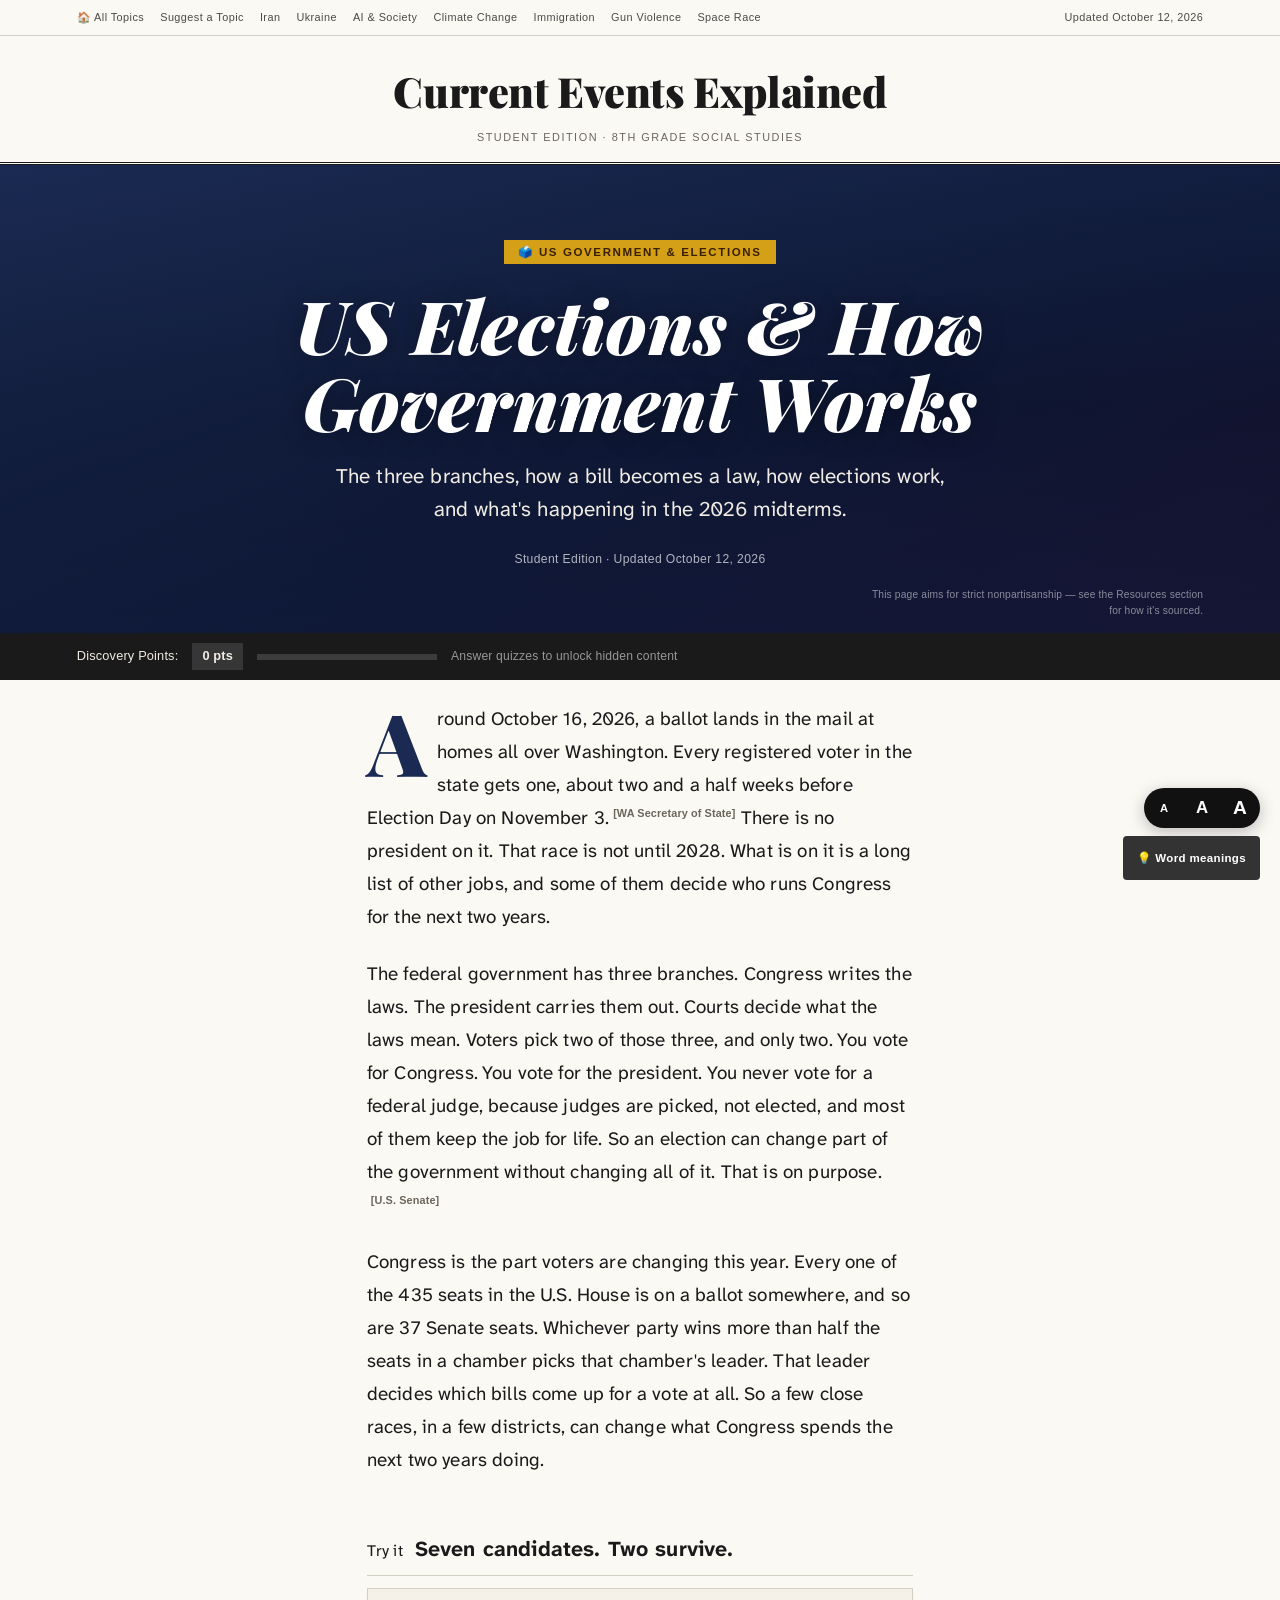
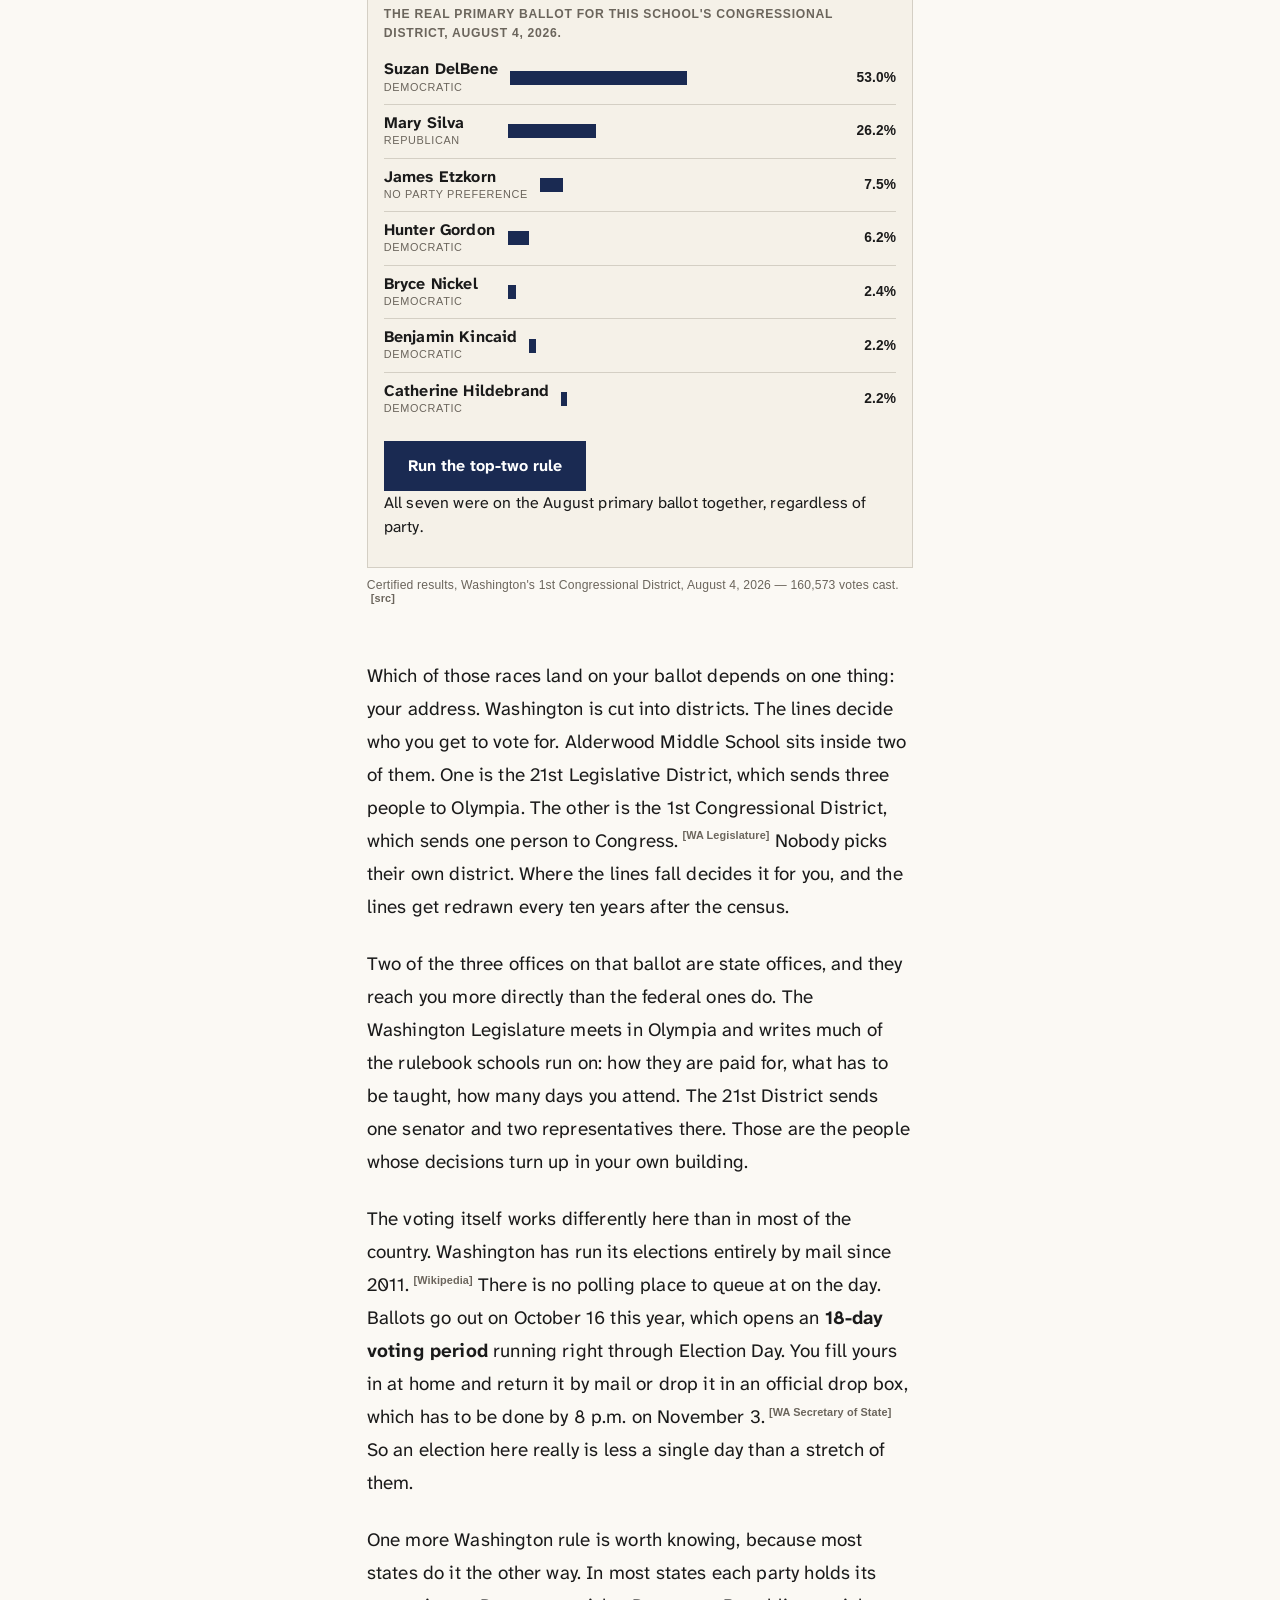
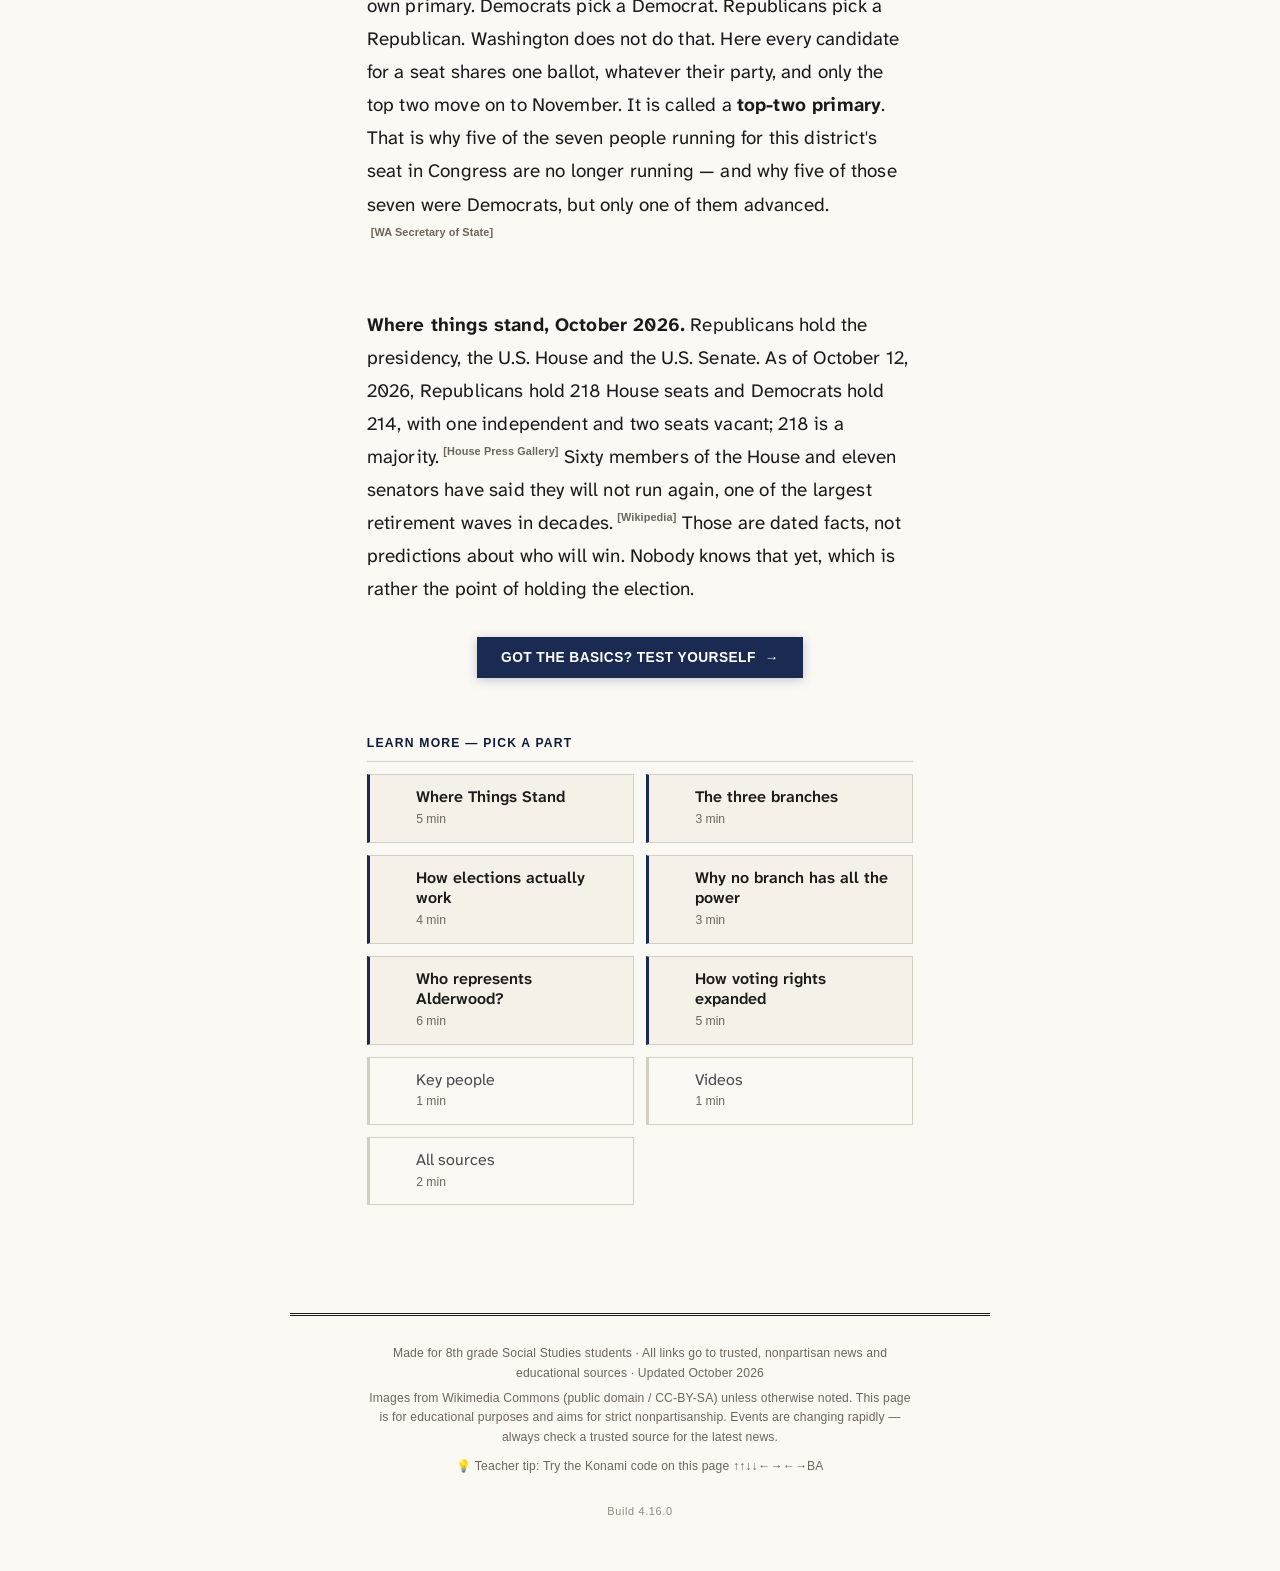
<file: us-elections.html>
<!DOCTYPE html>
<html lang="en">
<head>
<meta charset="UTF-8">
<meta name="viewport" content="width=device-width, initial-scale=1.0">
<title>US Elections &amp; How Government Works – Student Resource</title>
<meta name="description" content="Free, student-friendly explainer on the three branches of government, how elections actually work, and a dated look at the 2026 midterms. Made by an 8th grade Social Studies teacher.">
<link rel="preconnect" href="https://fonts.googleapis.com">
<link rel="preconnect" href="https://fonts.gstatic.com" crossorigin>
<link href="https://fonts.googleapis.com/css2?family=Atkinson+Hyperlegible+Next:ital,wght@0,400;0,600;0,700;0,800;1,400;1,600&family=Playfair+Display:ital,wght@0,700;0,900;1,700&display=swap" rel="stylesheet">
<style>
*{box-sizing:border-box;margin:0;padding:0}
html{scroll-behavior:smooth}
:root{
  --paper:#fbf9f4; --paper-warm:#f5f1e8;
  --ink:#1a1a1a; --ink-light:#4a4a4a; --ink-faint:#6b655c;
  --rule:#d4cfc4; --rule-heavy:#1a1a1a;
  /* This page keeps its own navy/gold accent instead of the shared newsprint
     red used elsewhere on the site. That's deliberate, not an oversight: a
     dominant red on a page whose entire purpose is nonpartisan civics
     education could read as a red-state/red-party visual cue. Navy+gold
     reads as civic/patriotic (flag, seal, parchment) without a two-party
     binary — the same reasoning the original pre-redesign page documented. */
  --accent:#1a2a52; --accent-ink:#0f1938; --accent-tint:#e8ecf5;
  --gold:#b8860a; --gold-l:#d4a017; --gold-tint:#fef3db;
}
body{font-family:'Atkinson Hyperlegible Next','Atkinson Hyperlegible',-apple-system,Arial,sans-serif;background:var(--paper);color:var(--ink);line-height:1.6;overflow-x:hidden;overflow-wrap:break-word}

/* ══ MASTHEAD (site-wide system) ══ */
.masthead-top{display:flex;justify-content:space-between;align-items:center;padding:9px 6vw;font-family:-apple-system,sans-serif;font-size:.68rem;letter-spacing:.04em;color:var(--ink-light);border-bottom:1px solid var(--rule)}
.masthead-top a{color:var(--ink-light);text-decoration:none;margin-right:16px}
.masthead-top a:last-child{margin-right:0}
.masthead-top a:hover{color:var(--accent)}

.masthead-top{flex-wrap:wrap;gap:6px}
.masthead-top .date{font-variant-numeric:tabular-nums}
.masthead{
  text-align:center;padding:22px 6vw 16px;border-bottom:3px double var(--rule-heavy);
}
.masthead .site-name{
  font-family:'Playfair Display',serif;font-weight:900;font-size:clamp(1.8rem,4.5vw,2.6rem);
  letter-spacing:-.01em;color:var(--ink);text-decoration:none;
}
.masthead .tagline{
  font-family:-apple-system,sans-serif;font-size:.68rem;letter-spacing:.14em;text-transform:uppercase;
  color:var(--ink-faint);margin-top:4px;
}

/* ══ ARTICLE HERO ══ */
.article-hero{position:relative;min-height:52vh;display:flex;align-items:flex-end;overflow:hidden;background:linear-gradient(160deg,var(--accent) 0%,#0f1938 60%,#1a1230 100%)}
.article-hero-overlay{position:absolute;inset:0;z-index:0;background:linear-gradient(180deg,rgba(26,42,82,.15) 0%,rgba(0,0,0,.1) 50%,rgba(15,25,56,.5) 100%)}
.article-hero-inner{position:relative;z-index:1;max-width:900px;margin:0 auto;padding:80px 6vw 56px;text-align:center}
.article-hero .kicker{display:inline-block;font-family:-apple-system,sans-serif;font-size:.72rem;font-weight:800;letter-spacing:.14em;text-transform:uppercase;color:#3a2000;background:var(--gold-l);padding:5px 14px;margin-bottom:22px;cursor:pointer;border:none}
.article-hero h1{font-family:'Playfair Display',serif;font-weight:900;font-style:italic;font-size:clamp(2.4rem,6vw,4.2rem);line-height:1.06;color:#fff;text-shadow:0 2px 24px rgba(0,0,0,.35);margin-bottom:20px}
.article-hero .dek{font-family:'Atkinson Hyperlegible Next','Atkinson Hyperlegible',-apple-system,Arial,sans-serif;font-size:clamp(1.02rem,1.9vw,1.25rem);line-height:1.55;color:#f0ece4;max-width:660px;margin:0 auto 22px}
.article-hero .byline{font-family:-apple-system,sans-serif;font-size:.76rem;color:rgba(255,255,255,.68);letter-spacing:.03em}
.hero-credit{position:absolute;bottom:14px;right:6vw;z-index:1;font-family:-apple-system,sans-serif;font-size:.64rem;color:rgba(255,255,255,.5);text-align:right;max-width:340px}

/* ══ POINTS BAR ══ */
.points-bar{display:flex;align-items:center;gap:14px;padding:10px 6vw;background:var(--ink);color:#f0ece4;font-family:-apple-system,sans-serif;font-size:.8rem;flex-wrap:wrap}
.points-display{background:rgba(255,255,255,.12);padding:3px 10px;font-weight:800}
.progress-wrap{width:180px;height:6px;background:rgba(255,255,255,.15);overflow:hidden}
.progress-fill{height:100%;background:var(--gold-l);width:0%;transition:width .3s}
.unlock-hint{color:rgba(255,255,255,.55);font-size:.76rem}

/* ══ SECTION HEADS ══ */
.sec-head{max-width:700px;margin:0 auto;padding:60px 6vw 6px}
.sec-head .num{font-family:-apple-system,sans-serif;font-size:.7rem;letter-spacing:.14em;text-transform:uppercase;color:var(--accent);font-weight:800}
.sec-head h2{font-family:'Playfair Display',serif;font-weight:700;font-size:clamp(1.6rem,3.2vw,2.2rem);line-height:1.18;margin-top:6px;border-bottom:1px solid var(--rule);padding-bottom:18px}

/* ══ ARTICLE BODY ══ */
.article{max-width:700px;margin:0 auto;padding:22px 6vw 8px}
.article p{font-size:1.18rem;line-height:1.75;margin:0 0 22px;color:var(--ink)}
.article p strong{font-weight:700;color:var(--ink)}
.article h3{font-family:'Playfair Display',serif;font-style:italic;font-weight:700;font-size:1.28rem;margin:34px 0 14px;color:var(--ink)}
.article p.lede::first-letter{font-family:'Playfair Display',serif;font-weight:900;font-size:5rem;line-height:.78;float:left;padding:6px 10px 0 0;color:var(--accent)}
.article ul{margin:0 0 22px 22px}
.article ul li{margin-bottom:8px;font-size:1.05rem;line-height:1.6;color:var(--ink)}

.cite-inline{font-family:-apple-system,sans-serif;font-size:.68rem;font-weight:600;color:var(--ink-faint);text-decoration:none;vertical-align:super;line-height:0;margin-left:4px;letter-spacing:.01em}
.cite-inline::before{content:'['}
.cite-inline::after{content:']'}
.cite-inline:hover{color:var(--accent)}

/* inline vocabulary tooltip — lightweight, repeatable, distinct from .vocab callout boxes and <strong> emphasis.
   Dotted underline is the common "hover for definition" web convention. Shows on hover AND keyboard focus
   (:focus / :focus-visible), so a student tabbing through the page (not just using a mouse) can reach it. */
.term{
  position:relative;cursor:help;
  border-bottom:1px dotted var(--accent);
  text-decoration:none;color:inherit;
}
.term:focus{outline:2px solid var(--accent);outline-offset:2px}
.term::after{
  content:attr(data-def);
  position:absolute;left:50%;bottom:calc(100% + 8px);transform:translateX(-50%) translateY(4px);
  width:max-content;max-width:min(280px,80vw);
  background:var(--ink);color:#f0ece4;
  font-family:-apple-system,sans-serif;font-size:.78rem;font-weight:400;line-height:1.45;
  padding:9px 12px;border-radius:4px;box-shadow:0 6px 18px rgba(0,0,0,.22);
  opacity:0;visibility:hidden;pointer-events:none;
  transition:opacity .15s ease,transform .15s ease;
  z-index:50;
}
.term::before{
  content:'';position:absolute;left:50%;bottom:calc(100% + 4px);transform:translateX(-50%);
  border:5px solid transparent;border-top-color:var(--ink);
  opacity:0;visibility:hidden;transition:opacity .15s ease;z-index:50;
}
.term:hover::after,.term:focus::after,.term:focus-visible::after{
  opacity:1;visibility:visible;transform:translateX(-50%) translateY(0);
}
.term:hover::before,.term:focus::before,.term:focus-visible::before{opacity:1;visibility:visible}
@media(max-width:600px){
  .term::after{max-width:70vw;font-size:.74rem}
}
.stat-line .num{font-family:'Playfair Display',serif;font-weight:900;font-size:3rem;color:var(--accent);line-height:1}
.stat-line .desc{font-family:-apple-system,sans-serif;font-size:.9rem;color:var(--ink-light);line-height:1.5}
.stat-line .desc b{display:block;font-size:.68rem;letter-spacing:.06em;text-transform:uppercase;color:var(--ink-faint);margin-bottom:3px;font-weight:800}

.stat-pair{display:grid;grid-template-columns:1fr 1fr;gap:28px;margin:32px 0;padding:22px 0;border-top:1px solid var(--rule);border-bottom:1px solid var(--rule)}
.stat-pair .num,.stat-trio .num{font-family:'Playfair Display',serif;font-weight:900;font-size:2.2rem;color:var(--accent);line-height:1}
.stat-pair .desc,.stat-trio .desc{font-family:-apple-system,sans-serif;font-size:.78rem;color:var(--ink-light);line-height:1.5;margin-top:4px}
.stat-pair .desc b,.stat-trio .desc b{display:block;font-size:.64rem;letter-spacing:.05em;text-transform:uppercase;color:var(--ink-faint);margin-bottom:2px;font-weight:800}
.stat-pair .stat.clickable,.stat-trio .stat.clickable{cursor:pointer}
.stat-pair .stat.clicked .num,.stat-trio .stat.clicked .num{color:var(--accent)}
@media (max-width:560px){.stat-pair,.stat-trio{grid-template-columns:1fr}}

.vocab{margin:28px 0;padding-left:20px;border-left:3px solid var(--gold)}
.vocab b{display:block;font-family:-apple-system,sans-serif;font-size:.7rem;letter-spacing:.08em;text-transform:uppercase;color:#8a6608;margin-bottom:6px;font-weight:800}
.vocab p{font-size:1rem;line-height:1.65;margin:0;color:var(--ink-light)}

.callout{margin:32px 0;padding:20px 24px;background:var(--paper-warm);border-left:3px solid var(--ink)}
.callout .tag{display:block;font-family:-apple-system,sans-serif;font-size:.68rem;font-weight:800;letter-spacing:.08em;text-transform:uppercase;color:var(--ink);margin-bottom:8px}
.callout p{margin:0;font-size:1.02rem;color:var(--ink-light)}
.callout.think{border-left-color:var(--accent);background:var(--accent-tint)}

/* ══ DIAGRAM (three branches SVG) ══ */
.diagram-wrap{clear:both;margin:32px 0;padding:24px 16px;background:var(--paper-warm);border-top:1px solid var(--rule);border-bottom:1px solid var(--rule)}
.diagram-caption{text-align:center;font-family:-apple-system,sans-serif;font-size:.78rem;color:var(--ink-faint);margin-top:12px;line-height:1.5}

/* ══ CHECKS-AND-BALANCES TABLE ══ */
.checks-table-wrap{margin:32px 0;border:1px solid var(--rule);overflow:hidden}
.checks-row{display:grid;grid-template-columns:1fr 1.6fr 1fr;gap:10px;align-items:center;padding:13px 18px;border-bottom:1px solid var(--rule);font-family:-apple-system,sans-serif}
.checks-row:last-child{border-bottom:none}
.checks-row-head{background:var(--paper-warm);font-size:.68rem;font-weight:800;text-transform:uppercase;letter-spacing:.06em;color:var(--ink-faint)}
.checks-row:not(.checks-row-head){font-size:.86rem;color:var(--ink)}
.checks-pill{display:inline-flex;align-items:center;gap:5px;padding:4px 10px;font-weight:700;font-size:.8rem;white-space:nowrap}
.checks-navy{background:var(--accent-tint);color:var(--accent)}
.checks-gold{background:var(--gold-tint);color:#8a6608}
.checks-green{background:#e8f5ee;color:#1a6640}
.checks-num{display:block;font-size:.7rem;font-weight:700;color:var(--ink-faint);margin-top:2px}
@media(max-width:600px){.checks-row{grid-template-columns:1fr;gap:6px;text-align:left}.checks-row-head{display:none}}

/* ══ QUIZ ══ */
.quiz-inline{margin:36px 0}
.quiz-toggle{display:inline-flex;align-items:center;gap:9px;font-family:-apple-system,sans-serif;font-size:.86rem;font-weight:800;letter-spacing:.03em;text-transform:uppercase;color:#fff;background:var(--accent);border:none;cursor:pointer;padding:13px 24px;box-shadow:0 2px 10px rgba(26,42,82,.25)}
.quiz-toggle::after{content:'→';font-weight:700}
.quiz-toggle:hover{background:var(--accent-ink)}
.quiz-toggle.answered{background:var(--ink-faint)}

.quiz-modal{display:none;position:fixed;inset:0;z-index:500;background:rgba(10,10,10,.75);align-items:center;justify-content:center;padding:24px}
.quiz-modal.open{display:flex}
.quiz-box{background:var(--paper);max-width:520px;width:100%;padding:32px;position:relative;border-top:4px solid var(--accent)}
.quiz-close{position:absolute;top:12px;right:16px;background:none;border:none;font-size:1.6rem;cursor:pointer;color:var(--ink-faint);line-height:1}
.quiz-box h3{font-family:-apple-system,sans-serif;font-size:.72rem;font-weight:800;letter-spacing:.08em;text-transform:uppercase;color:var(--accent);margin-bottom:14px}
.quiz-q{font-family:'Playfair Display',serif;font-weight:700;font-size:1.2rem;margin-bottom:18px;line-height:1.35}
.quiz-choices{display:flex;flex-direction:column;gap:8px}
.choice-btn{display:block;width:100%;text-align:left;background:#fff;border:1px solid var(--rule);padding:11px 14px;font-family:-apple-system,sans-serif;font-size:.9rem;cursor:pointer;color:var(--ink)}
.choice-btn:hover:not(:disabled){border-color:var(--ink)}
.choice-btn.correct{background:#2f5934;border-color:#2f5934;color:#fff}
.choice-btn.wrong{background:var(--accent-ink);border-color:var(--accent-ink);color:#fff}
.choice-btn:disabled{cursor:default}
.quiz-feedback{margin-top:16px;font-family:-apple-system,sans-serif;font-size:.88rem;line-height:1.55;display:none}
.quiz-feedback.show{display:block}
.correct-fb{color:#2f5934}
.wrong-fb{color:var(--accent-ink)}

/* ══ TIMELINE ══ */
.tl-item{display:flex;gap:22px;margin-bottom:28px;padding-bottom:28px;border-bottom:1px solid var(--rule)}
.tl-item:last-child{border-bottom:none}
.tl-year{font-family:'Playfair Display',serif;font-weight:900;font-size:.95rem;color:var(--accent);flex-shrink:0;width:150px}
.tl-body{flex:1;min-width:0}
.tl-body h4{font-family:'Atkinson Hyperlegible Next','Atkinson Hyperlegible',-apple-system,Arial,sans-serif;font-weight:700;font-size:1.08rem;margin-bottom:8px}
.tl-body p{font-size:.98rem;line-height:1.65;margin:0 0 8px;color:var(--ink-light)}
.tl-body img{width:100%;max-width:220px;display:block;margin:0 auto 10px;box-shadow:0 4px 16px rgba(0,0,0,.12)}
.tl-body .cap{font-family:-apple-system,sans-serif;font-size:.68rem;color:var(--ink-faint);margin-bottom:10px;line-height:1.4;text-align:center}
.tl-body .cap a{color:inherit}
.tl-link{display:inline-block;margin-top:8px;font-family:-apple-system,sans-serif;font-size:.8rem;color:var(--accent);text-decoration:none;border-bottom:1px solid var(--accent)}
.tl-link:hover{color:var(--accent-ink);border-color:var(--accent-ink)}
.hidden-egg{display:none;margin-top:20px;padding:18px 22px;background:var(--paper-warm);border-left:3px solid var(--gold)}
.hidden-egg.revealed{display:block}
.hidden-egg h4{font-family:-apple-system,sans-serif;font-size:.75rem;font-weight:800;text-transform:uppercase;letter-spacing:.05em;color:#8a6608;margin-bottom:8px}
.hidden-egg p{font-size:.92rem;line-height:1.6;color:var(--ink-light)}
@media(max-width:600px){.tl-item{flex-direction:column;gap:6px}.tl-year{width:auto}}

/* ══ INLINE PHOTO ══ */
.photo-inline{float:right;width:44%;margin:6px 0 20px 28px}
.photo-inline img{width:100%;display:block;box-shadow:0 6px 20px rgba(0,0,0,.12)}
.photo-inline .cap{font-family:-apple-system,sans-serif;font-size:.7rem;color:var(--ink-faint);margin-top:7px;line-height:1.4}
.photo-inline .cap a{color:inherit}
.clearfix::after{content:'';display:table;clear:both}
@media (max-width:640px){.photo-inline{float:none;width:100%;margin:20px 0}}

/* ══ PERSON ══ */
.person{display:flex;gap:24px;align-items:flex-start;margin-bottom:32px;padding-bottom:32px;border-bottom:1px solid var(--rule)}
.person:last-of-type{border-bottom:none}
.person img,.person .emoji-fallback{width:110px;height:110px;object-fit:cover;flex-shrink:0;filter:grayscale(35%)}
.person .emoji-fallback{background:var(--paper-warm);display:flex;align-items:center;justify-content:center;font-size:2.4rem}
.person h4{font-family:'Playfair Display',serif;font-weight:700;font-size:1.25rem;margin-bottom:3px}
.person .role{font-family:-apple-system,sans-serif;font-size:.74rem;color:var(--ink-faint);margin-bottom:10px;letter-spacing:.02em}
.person p{font-size:.98rem;line-height:1.65;margin:0 0 8px;color:var(--ink-light)}
.person .src{font-family:-apple-system,sans-serif;font-size:.7rem;color:var(--ink-faint)}
.person .src a{color:inherit}
@media(max-width:560px){.person{flex-direction:column;align-items:center;text-align:center}}

/* ══ UPDATE PANE ══ */
.update-pane{background:var(--paper-warm);color:var(--ink-light);padding:40px 6vw}
.update-pane-inner{max-width:900px;margin:0 auto}
.update-head{display:flex;align-items:baseline;gap:14px;margin-bottom:8px;flex-wrap:wrap}
.update-head .num{font-family:-apple-system,sans-serif;font-size:.7rem;letter-spacing:.14em;text-transform:uppercase;color:var(--accent);font-weight:800}
.update-head h2{font-family:'Playfair Display',serif;font-weight:700;font-size:1.7rem;color:var(--ink)}
.update-badge{font-family:-apple-system,sans-serif;font-size:.66rem;font-weight:800;letter-spacing:.05em;text-transform:uppercase;background:var(--gold);color:#3a2000;padding:4px 10px;margin-left:8px}
.update-date{font-family:-apple-system,sans-serif;font-size:.82rem;color:var(--ink-faint);margin-bottom:28px}

.mini-tl{display:flex;flex-direction:column;gap:14px;margin-bottom:36px;padding-bottom:36px;border-bottom:1px solid var(--rule)}
.mini-tl-item{display:flex;gap:14px;align-items:baseline}
.mini-tl-dot{width:8px;height:8px;border-radius:50%;flex-shrink:0;background:var(--gold-l)}
.mini-tl-dot.blue{background:#82b1ff}
.mini-tl-dot.green{background:#5a8a5a}
.mini-tl-date{font-family:-apple-system,sans-serif;font-size:.72rem;font-weight:800;color:var(--ink-faint);width:64px;flex-shrink:0}
.mini-tl-text{font-family:-apple-system,sans-serif;font-size:.86rem;line-height:1.55;color:var(--ink-light)}
.mini-tl-text strong{color:var(--ink)}
.mini-tl-text .cite-inline{color:var(--ink-faint)}
.mini-tl-text .cite-inline:hover{color:var(--accent)}

.update-grid{display:grid;grid-template-columns:1fr;gap:0}
.update-box{padding:28px 0;border-bottom:1px solid var(--rule)}
.update-box:last-child{border-bottom:none}
.update-box-icon{font-size:1.5rem;display:block;margin-bottom:8px}
.update-box h3{font-family:'Playfair Display',serif;font-weight:700;font-size:1.24rem;color:var(--ink);margin-bottom:16px}
.update-box p{font-family:'Atkinson Hyperlegible Next','Atkinson Hyperlegible',-apple-system,Arial,sans-serif;font-size:1rem;color:var(--ink-light);line-height:1.7;margin-bottom:14px}
.update-box p:last-of-type{margin-bottom:14px}
.update-box .cite-inline{color:var(--ink-faint)}
.update-box .cite-inline:hover{color:var(--accent)}
.update-box .vocab{border-left-color:var(--accent)}
.update-box .vocab b{color:var(--accent)}
.update-box .vocab p{color:var(--ink-light)}
.update-box .term{border-bottom-color:var(--accent)}
.update-box .stat-trio,.update-box .stat-pair{border-color:var(--rule)}
.update-box .stat-trio .num,.update-box .stat-pair .num{color:var(--accent)}
.update-box .stat-trio .desc,.update-box .stat-pair .desc{color:var(--ink-light)}
.update-box .stat-trio .desc b,.update-box .stat-pair .desc b{color:var(--ink-faint)}
.update-box .callout{background:rgba(0, 0, 0, .04);border-left-color:var(--accent)}
.update-box .callout .tag{color:var(--accent)}
.update-box .callout p{color:var(--ink-light)}
.update-sources{margin-top:14px;font-family:-apple-system,sans-serif;font-size:.78rem}
.update-sources summary{cursor:pointer;color:var(--ink-faint);font-weight:700}
.update-sources ul{margin:10px 0 0 18px;color:var(--ink-faint)}
.update-sources li{margin-bottom:5px;line-height:1.5}
.update-sources a{color:var(--accent)}
.update-box .small-note{font-size:.78rem;color:var(--ink-faint)}

/* ══ VIDEO / RESOURCES ══ */
.video-wrap{margin:30px 0;border:1px solid var(--rule)}
.video-wrap iframe{width:100%;aspect-ratio:16/9;border:none;display:block}
.video-label{font-family:-apple-system,sans-serif;font-size:.82rem;color:var(--ink-light);margin:10px 0 30px}
.video-label h4{font-family:'Atkinson Hyperlegible Next','Atkinson Hyperlegible',-apple-system,Arial,sans-serif;font-size:1.05rem;color:var(--ink);margin-bottom:4px}

.rc{display:block;padding:18px 0;border-bottom:1px solid var(--rule);text-decoration:none;color:inherit}
.rc:hover .rc-title{color:var(--accent)}
.rc .tag{font-family:-apple-system,sans-serif;font-size:.66rem;font-weight:800;letter-spacing:.06em;text-transform:uppercase;color:var(--ink-faint);display:block;margin-bottom:5px}
.rc-title{font-family:'Atkinson Hyperlegible Next','Atkinson Hyperlegible',-apple-system,Arial,sans-serif;font-weight:700;font-size:1.06rem;color:var(--ink)}
.rc p{font-family:-apple-system,sans-serif;font-size:.82rem;color:var(--ink-light);margin-top:4px}
.rc .level{font-family:-apple-system,sans-serif;font-size:.72rem;color:var(--ink-faint);margin-top:4px}

footer{max-width:700px;margin:60px auto 0;padding:28px 6vw 50px;border-top:3px double var(--rule-heavy);text-align:center;font-family:-apple-system,sans-serif;font-size:.76rem;color:var(--ink-faint)}
footer .secret-text{color:var(--paper);font-size:.5px;user-select:none}

/* ══ EASTER EGG MODAL + TOAST ══ */
.egg-modal{display:none;position:fixed;inset:0;z-index:500;background:rgba(10,10,10,.8);align-items:center;justify-content:center;padding:24px}
.egg-modal.show{display:flex}
.egg-box{background:var(--paper);max-width:480px;width:100%;padding:32px;text-align:center;border-top:4px solid var(--accent)}
.egg-box h2{font-family:'Playfair Display',serif;font-size:1.3rem;margin-bottom:12px}
.egg-box p{font-family:'Atkinson Hyperlegible Next','Atkinson Hyperlegible',-apple-system,Arial,sans-serif;font-size:.98rem;line-height:1.7;color:var(--ink-light);margin-bottom:14px;text-align:left}
.egg-extra{font-family:'Playfair Display',serif;font-style:italic;font-size:1.2rem;color:var(--accent);margin-bottom:16px}
.egg-close{background:var(--ink);color:#fff;border:none;padding:10px 22px;font-family:-apple-system,sans-serif;font-weight:700;cursor:pointer}

.toast{position:fixed;top:20px;right:20px;z-index:600;background:var(--ink);color:#fff;padding:16px 20px;max-width:300px;transform:translateX(340px);transition:transform .3s;border-left:4px solid var(--gold-l)}
.toast.show{transform:translateX(0)}
.toast-icon{font-size:1.3rem;display:block;margin-bottom:4px}
.toast-title{font-family:-apple-system,sans-serif;font-weight:800;font-size:.88rem;margin-bottom:3px}
.toast-msg{font-family:-apple-system,sans-serif;font-size:.78rem;color:var(--ink-light);line-height:1.4}

.hero-flag-click{cursor:pointer}
@keyframes shake{0%,100%{transform:rotate(0)}25%{transform:rotate(-8deg)}75%{transform:rotate(8deg)}}
.shake{animation:shake .4s}

</style>
<link rel="stylesheet" href="site.css?v=4.16.0">
</head>
<body>
<a class="skip-link" href="#main-content">Skip to main content</a>


<!-- EASTER EGG MODAL -->
<div class="egg-modal" id="eggModal">
  <div class="egg-box">
    <div style="font-size:2rem;margin-bottom:8px" id="eggEmoji">🎉</div>
    <h2 id="eggTitle">You found a secret!</h2>
    <p id="eggText"></p>
    <div class="egg-extra" id="eggExtra"></div>
    <button class="egg-close" onclick="closeEgg()">Got it</button>
  </div>
</div>

<!-- QUIZ MODAL -->
<div class="quiz-modal" id="quizModal">
  <div class="quiz-box">
    <button class="quiz-close" onclick="closeQuiz()">×</button>
    <h3>Quick Quiz</h3>
    <p id="quizQ" class="quiz-q"></p>
    <div class="quiz-choices" id="quizChoices"></div>
    <div class="quiz-feedback" id="quizFeedback"></div>
  </div>
</div>

<!-- TOAST -->
<div class="toast" id="toast">
  <span class="toast-icon" id="toastIcon">⭐</span>
  <div class="toast-title" id="toastTitle"></div>
  <div class="toast-msg" id="toastMsg"></div>
</div>

<div class="masthead-top">
  <span><a href="index.html">🏠 All Topics</a><a href="index.html#suggest">Suggest a Topic</a><a href="iran.html">Iran</a><a href="ukraine.html">Ukraine</a><a href="ai.html">AI &amp; Society</a><a href="climate-change.html">Climate Change</a><a href="immigration.html">Immigration</a><a href="gun-violence.html">Gun Violence</a><a href="space-race.html">Space Race</a></span>
  <span class="date">Updated October 12, 2026</span>
</div>

<div class="masthead">
  <a href="index.html" class="site-name">Current Events Explained</a>
  <div class="tagline">Student Edition · 8th Grade Social Studies</div>
</div>


<header class="article-hero" id="main-content" tabindex="-1">
  <div class="article-hero-overlay"></div>
  <div class="article-hero-inner">
    <button class="kicker hero-flag-click" id="heroFlag" onclick="handleFlagClick()">🗳️ US Government &amp; Elections</button>
    <h1>US Elections &amp; How Government Works</h1>
    <p class="dek">The three branches, how a bill becomes a law, how elections work, and what's happening in the 2026 midterms.</p>
    <div class="byline">Student Edition · Updated October 12, 2026</div>
  </div>
  <div class="hero-credit">This page aims for strict nonpartisanship — see the Resources section for how it's sourced.</div>
</header>

<div class="points-bar">
  <span>Discovery Points:</span>
  <span class="points-display" id="pointsDisplay">0 pts</span>
  <div class="progress-wrap"><div class="progress-fill" id="progressFill"></div></div>
  <span class="unlock-hint" id="unlockHint">Answer quizzes to unlock hidden content</span>
</div>

<!-- ═══════════ UPDATE PANE: 2026 MIDTERMS ═══════════ -->
<section class="landing" id="landing">
  <div class="article">
    <p class="lede">Around October 16, 2026, a ballot lands in the mail at homes all over Washington. Every registered voter in the state gets one, about two and a half weeks before Election Day on November 3.<a class="cite-inline" href="https://www.sos.wa.gov/elections" target="_blank">WA Secretary of State</a> There is no president on it. That race is not until 2028. What is on it is a long list of other jobs, and some of them decide who runs Congress for the next two years.</p>

    <p>The federal government has three branches. Congress writes the laws. The president carries them out. Courts decide what the laws mean. Voters pick two of those three, and only two. You vote for Congress. You vote for the president. You never vote for a federal judge, because judges are picked, not elected, and most of them keep the job for life. So an election can change part of the government without changing all of it. That is on purpose.<a class="cite-inline" href="https://www.senate.gov/about/origins-foundations/senate-and-constitution/constitution.htm" target="_blank">U.S. Senate</a></p>

    <p>Congress is the part voters are changing this year. Every one of the 435 seats in the U.S. House is on a ballot somewhere, and so are 37 Senate seats. Whichever party wins more than half the seats in a chamber picks that chamber's leader. That leader decides which bills come up for a vote at all. So a few close races, in a few districts, can change what Congress spends the next two years doing.</p>
  </div>

  <figure class="centerpiece" id="topTwo">
    <figcaption class="centerpiece-head">
      <span class="tag">Try it</span>
      <span class="centerpiece-title">Seven candidates. Two survive.</span>
    </figcaption>

    <div class="centerpiece-body">
      <p class="centerpiece-label" id="topTwoLabel">
        The real primary ballot for this school's congressional district, August 4, 2026.
      </p>

      <ol class="tt-list" id="ttList">
        <li class="tt-row"><span class="tt-name">Suzan DelBene</span><span class="tt-party">Democratic</span><span class="tt-bar" style="--pct:53.0"></span><span class="tt-pct">53.0%</span></li>
        <li class="tt-row"><span class="tt-name">Mary Silva</span><span class="tt-party">Republican</span><span class="tt-bar" style="--pct:26.2"></span><span class="tt-pct">26.2%</span></li>
        <li class="tt-row"><span class="tt-name">James Etzkorn</span><span class="tt-party">No party preference</span><span class="tt-bar" style="--pct:7.5"></span><span class="tt-pct">7.5%</span></li>
        <li class="tt-row"><span class="tt-name">Hunter Gordon</span><span class="tt-party">Democratic</span><span class="tt-bar" style="--pct:6.2"></span><span class="tt-pct">6.2%</span></li>
        <li class="tt-row"><span class="tt-name">Bryce Nickel</span><span class="tt-party">Democratic</span><span class="tt-bar" style="--pct:2.4"></span><span class="tt-pct">2.4%</span></li>
        <li class="tt-row"><span class="tt-name">Benjamin Kincaid</span><span class="tt-party">Democratic</span><span class="tt-bar" style="--pct:2.2"></span><span class="tt-pct">2.2%</span></li>
        <li class="tt-row"><span class="tt-name">Catherine Hildebrand</span><span class="tt-party">Democratic</span><span class="tt-bar" style="--pct:2.2"></span><span class="tt-pct">2.2%</span></li>
      </ol>

      <button type="button" class="tt-run" id="ttRun">Run the top-two rule</button>

      <!-- Also the no-JS state and the screen-reader announcement: it states
           the outcome in words, so the figure is never a picture with no
           caption. -->
      <p class="centerpiece-readout" id="ttReadout" role="status" aria-live="polite">
        All seven were on the August primary ballot together, regardless of party.
      </p>
    </div>

    <figcaption class="centerpiece-note">
      Certified results, Washington's 1st Congressional District, August 4, 2026 — 160,573 votes cast.
      <a class="cite-inline" href="https://en.wikipedia.org/wiki/2026_United_States_House_of_Representatives_elections_in_Washington" target="_blank">src</a>
    </figcaption>
  </figure>

  <div class="article">
    <p>Which of those races land on your ballot depends on one thing: your address. Washington is cut into districts. The lines decide who you get to vote for. Alderwood Middle School sits inside two of them. One is the 21st Legislative District, which sends three people to Olympia. The other is the 1st Congressional District, which sends one person to Congress.<a class="cite-inline" href="https://app.leg.wa.gov/districtfinder/" target="_blank">WA Legislature</a> Nobody picks their own district. Where the lines fall decides it for you, and the lines get redrawn every ten years after the census.</p>

    <p>Two of the three offices on that ballot are state offices, and they reach you more directly than the federal ones do. The Washington Legislature meets in Olympia and writes much of the rulebook schools run on: how they are paid for, what has to be taught, how many days you attend. The 21st District sends one senator and two representatives there. Those are the people whose decisions turn up in your own building.</p>

    <p>The voting itself works differently here than in most of the country. Washington has run its elections entirely by mail since 2011.<a class="cite-inline" href="https://en.wikipedia.org/wiki/Elections_in_Washington_(state)" target="_blank">Wikipedia</a> There is no polling place to queue at on the day. Ballots go out on October 16 this year, which opens an <strong>18-day voting period</strong> running right through Election Day. You fill yours in at home and return it by mail or drop it in an official drop box, which has to be done by 8 p.m. on November 3.<a class="cite-inline" href="https://www.sos.wa.gov/elections" target="_blank">WA Secretary of State</a> So an election here really is less a single day than a stretch of them.</p>

    <p>One more Washington rule is worth knowing, because most states do it the other way. In most states each party holds its own primary. Democrats pick a Democrat. Republicans pick a Republican. Washington does not do that. Here every candidate for a seat shares one ballot, whatever their party, and only the top two move on to November. It is called a <strong>top-two primary</strong>. That is why five of the seven people running for this district's seat in Congress are no longer running — and why five of those seven were Democrats, but only one of them advanced.<a class="cite-inline" href="https://www.sos.wa.gov/elections/voters/voting-and-elections/frequently-asked-questions-about-elections.aspx" target="_blank">WA Secretary of State</a></p>
  </div>

  <div class="article">
    <p><strong>Where things stand, October 2026.</strong> Republicans hold the presidency, the U.S. House and the U.S. Senate. As of October 12, 2026, Republicans hold 218 House seats and Democrats hold 214, with one independent and two seats vacant; 218 is a majority.<a class="cite-inline" href="https://pressgallery.house.gov/member-data/party-breakdown" target="_blank">House Press Gallery</a> Sixty members of the House and eleven senators have said they will not run again, one of the largest retirement waves in decades.<a class="cite-inline" href="https://en.wikipedia.org/wiki/2026_United_States_House_of_Representatives_elections" target="_blank">Wikipedia</a> Those are dated facts, not predictions about who will win. Nobody knows that yet, which is rather the point of holding the election.</p>
  </div>

  <div class="landing-quiz">
    <button class="quiz-toggle" onclick="openQuiz('q9')">Got the basics? Test yourself</button>
  </div>
</section>

<div class="unfold-cta" id="unfoldCta" hidden></div>
<details class="unfold" data-order="1" data-title="Where Things Stand" data-minutes="5" data-quiz="q7" id="where-things-stand">
  <summary>
    <span class="unfold-summary-title">Where Things Stand</span>
    <span class="unfold-summary-time">5 min</span>
  </summary>
<div class="update-pane" id="update-pane">
  <div class="update-pane-inner">
    <div class="update-head">
      <span class="num">Situation Update</span>
      <h2>Where Things Stand: The 2026 Midterms <span class="update-badge">Counting Down to Nov 3</span></h2>
    </div>
    <!-- The countdown is computed, not typed. A hardcoded "68 days" is
         correct on the day it is written and wrong every day after, which no
         refresh cadence can fix. The election date is the only fact stored;
         site.js derives the rest. Without JS the sentence still reads true,
         because it falls back to naming the date instead of counting to it. -->
    <div class="update-date">Updated October 12, 2026 —
      <span class="days-until" data-until="2026-11-03">Election Day is November 3, 2026</span>
    </div>

<aside class="before-read on-dark" aria-labelledby="br-update-pane">
  <p class="br-head">
    <span class="tag" id="br-update-pane">Before you read</span>
    <span class="br-time">5 min</span>
  </p>
  <p>As of October 12, 2026, Republicans hold the presidency, the House, and the Senate. None of that is settled by this election alone — voters decide all 435 House seats and 37 Senate seats on November 3.</p>
  <p>Two things made this year unusual before a single vote was cast. Several states redrew their district maps. And a lot of members decided not to run again.</p>
</aside>

    <div class="mini-tl">
      <div class="mini-tl-item">
        <div class="mini-tl-dot"></div>
        <span class="mini-tl-date">Spring</span>
        <span class="mini-tl-text"><strong>Primaries reshuffle Congress —</strong> A primary election can end a member's time in Congress just like a general election can. Three sitting members lost their primary this year: U.S. Senators Bill Cassidy of Louisiana and John Cornyn of Texas, and U.S. Representative Thomas Massie of Kentucky. <a class="cite-inline" href="https://news.ballotpedia.org/2026/05/19/incumbent-bill-cassidy-loses-u-s-senate-re-election-in-louisiana-as-republican-primary-heads-to-runoff/" target="_blank">src</a></span>
      </div>
      <div class="mini-tl-item">
        <div class="mini-tl-dot blue"></div>
        <span class="mini-tl-date">2025</span>
        <span class="mini-tl-text"><strong>New maps in several states —</strong> States usually only redraw their House districts once every 10 years, right after the census. In 2025, several states redrew them anyway. Texas and California show two different ways this can happen. Texas's legislature passed a new map. A federal court blocked it. Then the Supreme Court said Texas could use the map after all, on April 27, 2026. <a class="cite-inline" href="https://www.texastribune.org/2026/04/27/texas-redistricting-map-ruling-us-supreme-court-upheld-2026-midterms/" target="_blank">src</a> California did it differently. Its voters approved a new map themselves, by voting yes on a ballot measure called Proposition 50, on November 4, 2025. <a class="cite-inline" href="https://en.wikipedia.org/wiki/2025_California_Proposition_50" target="_blank">src</a></span>
      </div>
      <div class="mini-tl-item">
        <div class="mini-tl-dot green"></div>
        <span class="mini-tl-date">Aug 2026</span>
        <span class="mini-tl-text"><strong>A high retirement count —</strong> As of August 2026, 60 U.S. Representatives have said they won't run for reelection this year. As of July 2026, 11 U.S. Senators had also said they won't. That's one of the biggest retirement waves in decades. <a class="cite-inline" href="https://en.wikipedia.org/wiki/2026_United_States_House_of_Representatives_elections" target="_blank">src</a> Two of the most senior members of Congress are in that group. Nancy Pelosi, a former Speaker of the House, was first elected in 1987. Mitch McConnell, a Senate Republican leader, was first elected in 1984. <a class="cite-inline" href="https://en.wikipedia.org/wiki/Nancy_Pelosi" target="_blank">src</a></span>
      </div>
      <div class="mini-tl-item">
        <div class="mini-tl-dot"></div>
        <span class="mini-tl-date">Nov 3</span>
        <span class="mini-tl-text"><strong>Election Day —</strong> Voters decide all 435 House seats and about three dozen governor's races. They also decide 37 Senate seats: 35 regular seats, plus 2 special elections to finish out terms in Florida and Ohio. <a class="cite-inline" href="https://en.wikipedia.org/wiki/2026_United_States_Senate_elections" target="_blank">src</a></span>
      </div>
    </div>

    <div class="update-grid">

      <div class="update-box">
        <span class="update-box-icon">🏛️</span>
        <h3>Who controls what, as of October 12, 2026?</h3>
        <p>Here's a plain, dated snapshot of Washington — before any 2026 votes are counted. <strong>Republicans</strong> hold the presidency. They also hold the majority in the House of Representatives and the majority in the Senate. <a class="cite-inline" href="https://en.wikipedia.org/wiki/President_of_the_United_States" target="_blank">src</a></p>
        <p>The <strong>Speaker of the House is Mike Johnson</strong>. He's held the role since October 2023. <a class="cite-inline" href="https://en.wikipedia.org/wiki/2026_United_States_House_of_Representatives_elections" target="_blank">src</a> The <strong>Senate Majority Leader is John Thune</strong>. He's held the role since January 2025. <a class="cite-inline" href="https://en.wikipedia.org/wiki/2026_United_States_Senate_elections" target="_blank">src</a></p>
        <p>Section 1 explains these two roles in more detail. In short: the Speaker decides which bills get a vote on the House floor, and the Majority Leader controls the Senate's schedule. That's why it matters so much which party controls each chamber. Whichever party wins the majority picks that chamber's leader. That leader then controls what does, and doesn't, come up for a vote for the next two years.</p>
        <div class="callout" style="background:rgba(0,0,0,.04);border-left-color:var(--accent)">
          <span class="tag" style="color:var(--accent)">Think about it</span>
          <p style="color:var(--ink-light)">This same fact block would read exactly the same no matter which party held these roles. Why do you think it matters that a civics page describe "who's in charge" as a plain fact, instead of as good news or bad news?</p>
        </div>
        <details class="update-sources">
          <summary>Sources for this section</summary>
          <ul>
            <li><a href="https://pressgallery.house.gov/member-data/party-breakdown" target="_blank">House Press Gallery — 119th Congress party breakdown</a></li>
            <li><a href="https://en.wikipedia.org/wiki/President_of_the_United_States" target="_blank">Wikipedia — President of the United States</a></li>
            <li><a href="https://en.wikipedia.org/wiki/2026_United_States_House_of_Representatives_elections" target="_blank">Wikipedia — 2026 United States House of Representatives elections</a></li>
            <li><a href="https://en.wikipedia.org/wiki/2026_United_States_Senate_elections" target="_blank">Wikipedia — 2026 United States Senate elections</a></li>
          </ul>
        </details>
      </div>

      <div class="update-box">
        <span class="update-box-icon">⚖️</span>
        <h3>What would it take to flip control this year?</h3>
        <p>A chamber's exact balance decides how many seats it would take to flip control, so start with the balance. As of October 12, 2026, Republicans hold <strong>218</strong> seats in the House and Democrats hold <strong>214</strong>. One seat is held by an independent, and two sit vacant. It takes <strong>218</strong> to have a majority. <a class="cite-inline" href="https://pressgallery.house.gov/member-data/party-breakdown" target="_blank">src</a> In the Senate, Republicans hold <strong>53</strong> seats and Democrats hold <strong>45</strong>, with two independents who vote with the Democrats. It takes <strong>51</strong> to have a majority. <a class="cite-inline" href="https://en.wikipedia.org/wiki/2026_United_States_Senate_elections" target="_blank">src</a> Do the subtraction for each chamber and you have the number both parties are working toward on November 3.</p>
        <p>Not every seat is equally likely to change hands, though. Nonpartisan election forecasters study each race and rate how competitive it is. One of the most widely used raters is the <strong>Cook Political Report</strong>. It publishes an updated rating for every House and Senate race. <a class="cite-inline" href="https://www.cookpolitical.com/ratings/house-race-ratings" target="_blank">src</a></p>
        <p>Cook's most competitive rating is called "Toss Up." It means either party has a good chance of winning. As of <strong>October 6, 2026</strong>, Cook rates seven Senate races as Toss Up: <strong>Alaska, Iowa, Kansas, Maine, Michigan, Ohio,</strong> and <strong>Texas</strong>. One of those is a Democratic-held seat and six are Republican-held. Cook moved Kansas into Toss Up from Lean Republican, and moved New Hampshire out of Toss Up into Lean Democrat. <a class="cite-inline" href="https://www.cookpolitical.com/ratings/senate-race-ratings" target="_blank">src</a> As of <strong>October 9, 2026</strong>, Cook rates <strong>21</strong> House races as Toss Up: six Democratic-held seats and 15 Republican-held. Washington's 3rd District was on Cook's September toss-up list; on October 9 Cook moved it to Lean Democrat. That is still a different district from the 1st District that includes Alderwood Middle School. <a class="cite-inline" href="https://www.cookpolitical.com/ratings/house-race-ratings" target="_blank">src</a></p>
        <p class="small-note">These ratings come straight from Cook Political Report's own published lists, current as of the dates above. They are Cook's ratings — not a classroom guess about which races are close.</p>
        <details class="update-sources">
          <summary>Sources for this section</summary>
          <ul>
            <li><a href="https://pressgallery.house.gov/member-data/party-breakdown" target="_blank">House Press Gallery — 119th Congress party breakdown (218 R, 214 D, 1 independent, 2 vacancies)</a></li>
            <li><a href="https://ballotpedia.org/United_States_House_of_Representatives_elections,_2026" target="_blank">Ballotpedia — United States House of Representatives elections, 2026</a></li>
            <li><a href="https://ballotpedia.org/United_States_Senate_elections,_2026" target="_blank">Ballotpedia — United States Senate elections, 2026</a></li>
            <li><a href="https://www.cookpolitical.com/ratings/house-race-ratings" target="_blank">Cook Political Report — 2026 House Race Ratings (updated Oct. 9, 2026)</a></li>
            <li><a href="https://www.cookpolitical.com/ratings/senate-race-ratings" target="_blank">Cook Political Report — 2026 Senate Race Ratings (updated Oct. 6, 2026)</a></li>
          </ul>
        </details>
      </div>

      <div class="update-box">
        <span class="update-box-icon">📊</span>
        <h3>A historical pattern political scientists have observed</h3>
        <div class="vocab" style="border-left-color:var(--accent)">
          <b style="color:var(--accent)">Key Word: Midterm Penalty</b>
          <p style="color:var(--ink-light)">Race ratings like Cook's are one way to guess at an election. Here is a second, completely different one, and it is worth knowing they are different kinds of evidence: ratings look at the particular candidates on this year's ballot, while this looks only at a long historical pattern and ignores who is running entirely. Political scientists have studied how the president's party usually does in midterm elections. Going back to 1946, the president's party has lost House seats in 18 of the last 20 midterms. <a class="cite-inline" href="https://www.presidency.ucsb.edu/statistics/data/seats-congress-gainedlost-the-presidents-party-mid-term-elections" target="_blank">src</a> This comes from UCSB's American Presidency Project, a nonpartisan academic research group.</p>
        </div>
        <p><strong>This is a historical pattern, not a prediction about 2026.</strong> It describes how midterms have gone for the last 80 years. Every single election still has its own candidates and its own issues. A historical pattern can't capture those.</p>
        <details class="update-sources">
          <summary>Sources for this section</summary>
          <ul>
            <li><a href="https://www.presidency.ucsb.edu/statistics/data/seats-congress-gainedlost-the-presidents-party-mid-term-elections" target="_blank">UCSB American Presidency Project — Seats in Congress Gained/Lost by the President's Party in Mid-Term Elections</a></li>
          </ul>
        </details>
      </div>

    </div>
  
    <div class="quiz-inline"><button class="quiz-toggle" onclick="openQuiz('q7')">Test Yourself</button></div>
  </div>
</div>
</details>

<!-- ═══════════ SECTION 1: THE THREE BRANCHES ═══════════ -->
<details class="unfold" data-order="2" data-title="The three branches" data-minutes="3" data-quiz="q1" id="the-three-branches">
  <summary>
    <span class="unfold-summary-title">The three branches</span>
    <span class="unfold-summary-time">3 min</span>
  </summary>
<div class="sec-head" id="branches">
  <span class="num">Question 1</span>
  <h2>What are the three branches of government?</h2>
</div>
<aside class="before-read" aria-labelledby="br-branches">
  <p class="br-head">
    <span class="tag" id="br-branches">Before you read</span>
    <span class="br-time">3 min</span>
  </p>
  <p>Congress writes the laws. The president carries them out. The courts decide what they mean.</p>
  <p>Splitting the work three ways was the point — so no one person could hold all of it.</p>
</aside>
<div class="article">
  <p class="lede"><strong>The U.S. government has three parts, called branches.</strong> Each branch has its own job. This way, no single branch can run the whole government by itself. <a class="cite-inline" href="https://www.usa.gov/branches-of-government" target="_blank">src</a></p>

  <div class="photo-inline clearfix">
    <img src="images/us-capitol-west.jpg" alt="The west side of the U.S. Capitol building in Washington, D.C." onerror="this.style.display='none'" loading="lazy" decoding="async">
    <div class="cap">The U.S. Capitol, where the legislative branch — the House and Senate — meets and makes laws. <a href="https://commons.wikimedia.org/wiki/File:US_Capitol_west_side.JPG" target="_blank">Wikimedia Commons (CC BY-SA 3.0)</a></div>
  </div>

  <div class="diagram-wrap" role="img" aria-label="Diagram of the three branches of the U.S. government, arranged left to right as Legislative, Executive, Judicial, with two arrows showing how a law and a judge move through the system. Legislative branch: Congress, made up of the House and Senate, makes the laws, and sends bills to the President. Executive branch: the President, carries out the laws, and appoints federal judges. Judicial branch: the federal courts, including the Supreme Court, explains what the laws mean.">
    <svg viewBox="0 0 700 240" xmlns="http://www.w3.org/2000/svg" style="width:100%;height:auto;max-width:640px;display:block;margin:0 auto" aria-hidden="true">
      <defs>
        <marker id="branch-arrow" viewBox="0 0 10 10" refX="8" refY="5" markerWidth="6" markerHeight="6" orient="auto-start-reverse">
          <path d="M 0 0 L 10 5 L 0 10 z" fill="#6b655c"/>
        </marker>
      </defs>
      <path d="M 150 70 Q 230 25 310 70" fill="none" stroke="#6b655c" stroke-width="1.5" marker-end="url(#branch-arrow)"/>
      <text x="230" y="42" text-anchor="middle" font-size="11" fill="#6b655c">sends bills to</text>
      <path d="M 390 70 Q 470 25 550 70" fill="none" stroke="#6b655c" stroke-width="1.5" marker-end="url(#branch-arrow)"/>
      <text x="470" y="42" text-anchor="middle" font-size="11" fill="#6b655c">appoints judges to</text>
      <rect x="10" y="70" width="200" height="150" fill="#fef3db" stroke="#b8860a" stroke-width="2"/>
      <text x="110" y="105" text-anchor="middle" font-size="15" font-weight="800" fill="#8a6608">LEGISLATIVE</text>
      <text x="110" y="140" text-anchor="middle" font-size="34">🏢</text>
      <text x="110" y="170" text-anchor="middle" font-size="12.5" fill="#4a4a4a">Congress</text>
      <text x="110" y="190" text-anchor="middle" font-size="12.5" fill="#4a4a4a">Makes</text>
      <text x="110" y="205" text-anchor="middle" font-size="12.5" fill="#4a4a4a">the laws</text>
      <rect x="250" y="70" width="200" height="150" fill="#e8ecf5" stroke="#1a2a52" stroke-width="2"/>
      <text x="350" y="105" text-anchor="middle" font-size="15" font-weight="800" fill="#1a2a52">EXECUTIVE</text>
      <text x="350" y="140" text-anchor="middle" font-size="34">🏛️</text>
      <text x="350" y="170" text-anchor="middle" font-size="12.5" fill="#4a4a4a">The President</text>
      <text x="350" y="190" text-anchor="middle" font-size="12.5" fill="#4a4a4a">Carries out</text>
      <text x="350" y="205" text-anchor="middle" font-size="12.5" fill="#4a4a4a">the laws</text>
      <rect x="490" y="70" width="200" height="150" fill="#e8f5ee" stroke="#1a6640" stroke-width="2"/>
      <text x="590" y="105" text-anchor="middle" font-size="15" font-weight="800" fill="#1a6640">JUDICIAL</text>
      <text x="590" y="140" text-anchor="middle" font-size="34">⚖️</text>
      <text x="590" y="170" text-anchor="middle" font-size="12.5" fill="#4a4a4a">The federal courts</text>
      <text x="590" y="190" text-anchor="middle" font-size="12.5" fill="#4a4a4a">Explains what</text>
      <text x="590" y="205" text-anchor="middle" font-size="12.5" fill="#4a4a4a">the laws mean</text>
    </svg>
    <p class="diagram-caption">The three branches, left to right, and two ways a law or a judge moves between them. (Read "Check 1" below for what happens if the President disagrees.)</p>
  </div>

  <h3>Executive Branch — carries out the laws</h3>
  <p>The <strong>executive branch</strong> is led by the President. <a class="cite-inline" href="https://www.usa.gov/branches-of-government" target="_blank">src</a> The President is <strong>one person</strong>, and that person's job is to carry out and enforce the laws that Congress makes. <a class="cite-inline" href="https://www.usa.gov/branches-of-government" target="_blank">src</a> The President is also the head of state and the commander in chief of the U.S. armed forces. <a class="cite-inline" href="https://www.usa.gov/branches-of-government" target="_blank">src</a> Whoever holds the job, a presidential term lasts <strong>4 years</strong>, and the same person can only be elected President <strong>two times</strong>. <a class="cite-inline" href="https://www.annenbergclassroom.org/glossary_term/president/" target="_blank">src</a></p>

  <h3>Legislative Branch — makes the laws</h3>
  <p>The <strong>legislative branch</strong> is Congress, and its job is to write and pass the country's laws. <a class="cite-inline" href="https://www.usa.gov/branches-of-government" target="_blank">src</a> Congress is split into two chambers, or groups: the <strong>House of Representatives</strong> and the <strong>Senate</strong>. <a class="cite-inline" href="https://www.usa.gov/branches-of-government" target="_blank">src</a></p>

  <div class="stat-pair">
    <div class="stat clickable" onclick="handleStatClick(this)"><div class="num">435</div><div class="desc"><b>House members</b>2-year terms</div></div>
    <div class="stat clickable" onclick="handleStatClick(this)"><div class="num">100</div><div class="desc"><b>Senators — 2 per state</b>6-year terms</div></div>
  </div>

  <p>Each state gets a different number of House members depending on its population — states with more people get more House members. <a class="cite-inline" href="https://www.usa.gov/agencies/u-s-house-of-representatives" target="_blank">src</a> The Senate is different: exactly <strong>two from every state</strong>, no matter how big or small the state is. <a class="cite-inline" href="https://www.usa.gov/agencies/u-s-senate" target="_blank">src</a></p>

  <div class="vocab">
    <b>Key Word: Speaker of the House</b>
    <p>The leader of the House of Representatives. The full House votes to choose the Speaker. <a class="cite-inline" href="https://www.annenbergclassroom.org/glossary_term/speaker-of-the-house/" target="_blank">src</a> One of the Speaker's biggest powers is deciding which bills actually get a vote on the House floor. A bill can't become a law if it never gets a vote. <a class="cite-inline" href="https://civics.asu.edu/Civic-Literacy-Curriculum-Question-30" target="_blank">src</a></p>
  </div>
  <div class="vocab">
    <b>Key Word: Senate Majority Leader</b>
    <p>The leader of whichever party has more seats in the Senate. That party's members elect this leader. <a class="cite-inline" href="https://courses.lumenlearning.com/odessa-usgovernment-1/chapter/reading-senate-leadership/" target="_blank">src</a> The Majority Leader controls the Senate's schedule. That means deciding what the Senate spends its time debating and voting on. <a class="cite-inline" href="https://courses.lumenlearning.com/odessa-usgovernment-1/chapter/reading-senate-leadership/" target="_blank">src</a></p>
  </div>

  <h3>Judicial Branch — explains what the laws mean</h3>
  <p>The <strong>judicial branch</strong> is made up of federal courts, including the highest court in the country: the <strong>Supreme Court</strong>. <a class="cite-inline" href="https://www.usa.gov/branches-of-government" target="_blank">src</a> This branch's job is to explain what laws actually mean and apply them to real cases. Courts can also decide whether a law breaks the rules set by the <strong>Constitution</strong> — the country's highest set of rules. If a court rules that a law is unconstitutional, that law can no longer be enforced. <a class="cite-inline" href="https://www.usa.gov/branches-of-government" target="_blank">src</a></p>

  <div class="quiz-inline"><button class="quiz-toggle" onclick="openQuiz('q1')">Test Yourself</button></div>
</div>
</details>

<!-- ═══════════ SECTION 2: HOW ELECTIONS ACTUALLY WORK ═══════════ -->
<details class="unfold" data-order="3" data-title="How elections actually work" data-minutes="4" data-quiz="q3" id="how-elections-actually-work">
  <summary>
    <span class="unfold-summary-title">How elections actually work</span>
    <span class="unfold-summary-time">4 min</span>
  </summary>
<div class="sec-head" id="elections-mechanics">
  <span class="num">Question 2</span>
  <h2>How do elections actually work — and which branches get elected?</h2>
</div>
<aside class="before-read" aria-labelledby="br-elections-mechanics">
  <p class="br-head">
    <span class="tag" id="br-elections-mechanics">Before you read</span>
    <span class="br-time">4 min</span>
  </p>
  <p>Only one branch is filled by a straight vote. Voters elect Congress directly. The president is picked through the Electoral College. Federal judges are never elected at all.</p>
  <p>Terms are staggered on purpose, so the whole government is never up for grabs in one election.</p>
</aside>
<div class="article">
  <p class="lede"><strong>You just read about the three branches. Here's a fact that surprises a lot of people: only some of them are filled by election.</strong> Two of the three branches are filled by people voters choose, directly or indirectly. One of them isn't elected at all. Here's how each branch actually gets its members.</p>

  <div class="photo-inline clearfix">
    <img src="images/wa-ballot-drop-box.jpg" alt="An official ballot drop box outside a fire station near Olympia, Washington" onerror="this.style.display='none'" loading="lazy" decoding="async">
    <div class="cap">A ballot drop box near Olympia, Washington, photographed in 2020. Washington is a vote-by-mail state, so drop boxes like this one are how most residents actually cast their ballot. <a href="https://commons.wikimedia.org/wiki/File:Olympia,_WA_-_Black_Lake_ballot_drop_box_01.jpg" target="_blank">Wikimedia Commons (CC BY-SA 4.0)</a></div>
  </div>

  <h3>Legislative branch — fully elected, most often</h3>
  <p>Congress gets elected the most often of the three branches. But the House and the Senate don't run on the same schedule. Every House member serves a <strong>2-year term</strong>. And the <strong>whole House — all 435 seats</strong> — is up for election every single time, including every midterm. <a class="cite-inline" href="https://www.usa.gov/midterm-elections" target="_blank">src</a> Senators serve much longer terms: <strong>6 years each.</strong> <a class="cite-inline" href="https://www.usa.gov/agencies/u-s-senate" target="_blank">src</a> But the Senate doesn't elect everyone at once. Senators are split into three equal-ish groups, called <strong>"classes."</strong> Each class's 6-year term ends two years apart from the other two. So <strong>only about a third of the Senate is up for election at any one time</strong> — never the whole chamber at once. <a class="cite-inline" href="https://www.senate.gov/about/origins-foundations/senate-and-constitution/senate-classes.htm" target="_blank">src</a></p>

  <h3>Executive branch — elected, but not by direct national popular vote</h3>
  <p>The President is elected too. But not the way most people think. There's no single, direct nationwide vote that picks the winner. Instead, the President is chosen through a system called the <strong>Electoral College</strong>. <a class="cite-inline" href="https://www.archives.gov/electoral-college/about" target="_blank">src</a> Each state gets a number of "electors," based on how many people it sends to Congress. Add them all up, and there are <strong>538 electors in all</strong>. A candidate needs more than half — <strong>270 out of 538</strong> — to win the presidency. <a class="cite-inline" href="https://www.archives.gov/electoral-college/about" target="_blank">src</a></p>

  <h3>Judicial branch — not elected at all</h3>
  <p>This branch works differently. <strong>Federal judges — including Supreme Court justices — are never elected by voters.</strong> Instead, the President picks, or "nominates," someone for the job. Then the Senate has to vote yes before that person can actually start. <a class="cite-inline" href="https://www.uscourts.gov/about-federal-courts/types-federal-judges" target="_blank">src</a> Once confirmed, a judge generally keeps the job for life. Why set it up this way? The goal is to let judges rule based on what the law actually says, without worrying about winning votes to keep their job.</p>

  <h3>Primary elections vs. general elections</h3>
  <p>Most of these elections actually happen in two rounds. Round one is the <strong>primary election</strong>, where each political party's own voters pick which candidate will represent that party. <a class="cite-inline" href="https://www.usa.gov/primaries-caucuses" target="_blank">src</a> Round two is the <strong>general election</strong> — the real, final vote, open to any registered voter regardless of party. <a class="cite-inline" href="https://www.usa.gov/presidential-general-election" target="_blank">src</a></p>

  <div class="vocab">
    <b>Key Word: Midterm Election</b>
    <p>A midterm election is a Congressional election held <strong>halfway between two presidential elections</strong> — 2 years into a President's 4-year term, and 2 years before the next one. <a class="cite-inline" href="https://www.usa.gov/midterm-elections" target="_blank">src</a> Every House seat, plus about a third of the Senate, is up for grabs at every midterm. There's just no presidential race on the ballot that year.</p>
  </div>

  <div class="quiz-inline"><button class="quiz-toggle" onclick="openQuiz('q3')">Test Yourself</button></div>
</div>
</details>

<!-- ═══════════ SECTION 3: CHECKS AND BALANCES ═══════════ -->
<details class="unfold" data-order="4" data-title="Why no branch has all the power" data-minutes="3" data-quiz="q2" id="why-no-branch-has-all-the-power">
  <summary>
    <span class="unfold-summary-title">Why no branch has all the power</span>
    <span class="unfold-summary-time">3 min</span>
  </summary>
<div class="sec-head" id="checks-balances">
  <span class="num">Question 3</span>
  <h2>Why doesn't any one branch have all the power?</h2>
</div>
<aside class="before-read" aria-labelledby="br-checks-balances">
  <p class="br-head">
    <span class="tag" id="br-checks-balances">Before you read</span>
    <span class="br-time">3 min</span>
  </p>
  <p>Each branch holds tools that can stop the other two — a veto, an override, a court ruling, a refusal to confirm.</p>
  <p>The friction is deliberate. It makes fast action hard, and permanent power harder.</p>
  <p class="br-first">First: <a href="#branches">What are the three branches of government?</a></p>
</aside>
<div class="article">
  <p class="lede"><strong>The people who designed the U.S. government did not want one branch to get too much power.</strong> So they gave each branch tools to limit, or "check," the other two. This system is called <strong>checks and balances</strong>. <a class="cite-inline" href="https://www.usa.gov/branches-of-government" target="_blank">src</a></p>

  <div class="checks-table-wrap" role="table" aria-label="Table of five ways the three branches check each other.">
    <div class="checks-row checks-row-head" role="row">
      <div role="columnheader">This branch</div>
      <div role="columnheader">can do this</div>
      <div role="columnheader">to this branch</div>
    </div>
    <div class="checks-row" role="row">
      <div role="cell"><span class="checks-pill checks-navy">🏛️ Executive</span></div>
      <div role="cell">veto a bill <span class="checks-num">Check 1</span></div>
      <div role="cell"><span class="checks-pill checks-gold">🏢 Legislative</span></div>
    </div>
    <div class="checks-row" role="row">
      <div role="cell"><span class="checks-pill checks-gold">🏢 Legislative</span></div>
      <div role="cell">override that veto <span class="checks-num">Check 2</span></div>
      <div role="cell"><span class="checks-pill checks-navy">🏛️ Executive</span></div>
    </div>
    <div class="checks-row" role="row">
      <div role="cell"><span class="checks-pill checks-green">⚖️ Judicial</span></div>
      <div role="cell">rule a law unconstitutional <span class="checks-num">Check 3</span></div>
      <div role="cell"><span class="checks-pill checks-gold">🏢 Legislative</span></div>
    </div>
    <div class="checks-row" role="row">
      <div role="cell"><span class="checks-pill checks-gold">🏢 Legislative</span></div>
      <div role="cell">confirm — or reject — a presidential appointment <span class="checks-num">Check 4</span></div>
      <div role="cell"><span class="checks-pill checks-navy">🏛️ Executive</span></div>
    </div>
    <div class="checks-row" role="row">
      <div role="cell"><span class="checks-pill checks-gold">🏢 Legislative</span></div>
      <div role="cell">impeach and remove an official <span class="checks-num">Check 5</span></div>
      <div role="cell"><span class="checks-pill checks-navy">🏛️ Executive</span> <span class="checks-pill checks-green">⚖️ Judicial</span></div>
    </div>
  </div>
  <p class="diagram-caption" style="text-align:center;margin-bottom:32px">Five ways the three branches check each other — read below for the full explanation of each.</p>

  <h3>Check 1: The President can veto a bill</h3>
  <p>After Congress passes a bill, it goes to the President. <strong>The President can veto it.</strong> That means refusing to sign it, so it does not become a law. <a class="cite-inline" href="https://www.usa.gov/branches-of-government" target="_blank">src</a></p>

  <h3>Check 2: Congress can override a veto</h3>
  <p>Congress isn't stuck once a bill is vetoed. <strong>The House and the Senate can each vote to pass the bill again.</strong> If two-thirds of the House agrees, and two-thirds of the Senate agrees too, the bill becomes a law anyway — no signature needed. <a class="cite-inline" href="https://www.annenbergclassroom.org/glossary_term/veto/" target="_blank">src</a> Two-thirds is a high bar on purpose.</p>

  <h3>Check 3: Courts can rule a law unconstitutional</h3>
  <div class="photo-inline clearfix">
    <img src="images/supreme-court-interior.jpg" alt="The courtroom inside the U.S. Supreme Court Building, showing the justices' bench" onerror="this.style.display='none'" loading="lazy" decoding="async">
    <div class="cap">The courtroom inside the Supreme Court Building, where the nine justices hear cases and can rule a law unconstitutional. <a href="https://commons.wikimedia.org/wiki/File:Inside_Supreme_Court.jpg" target="_blank">Wikimedia Commons (CC BY-SA 3.0)</a></div>
  </div>
  <p>Even after a law is passed, <strong>federal courts can decide whether that law follows the rules in the Constitution.</strong> If a court rules a law is unconstitutional, that law can no longer be enforced. This power is called <strong>judicial review</strong>. <a class="cite-inline" href="https://www.annenbergclassroom.org/glossary_term/judicial-review/" target="_blank">src</a></p>

  <div class="vocab">
    <b>Key Word: Judicial Review — Marbury v. Madison (1803)</b>
    <p>The Constitution never actually says, in plain words, that courts get to strike down laws. That power comes from a Supreme Court case called <em>Marbury v. Madison</em>, decided in <strong>1803</strong>. <a class="cite-inline" href="https://www.annenbergclassroom.org/glossary_term/judicial-review/" target="_blank">src</a> In that case, the Supreme Court struck down part of a federal law as unconstitutional for the first time ever, setting the rule that courts get the final say on what the Constitution means. <a class="cite-inline" href="https://www.uscourts.gov/educational-resources/educational-activities/marbury-v-madison" target="_blank">src</a></p>
  </div>

  <h3>Check 4: The Senate confirms presidential appointments</h3>
  <p>The President picks people for certain big jobs, including federal judges, Supreme Court justices, and cabinet secretaries. But the President can't just install them alone. <strong>The Senate must vote to confirm each pick before that person can actually take the job.</strong> <a class="cite-inline" href="https://www.usa.gov/branches-of-government" target="_blank">src</a></p>

  <h3>Check 5: Congress can impeach and remove an official</h3>
  <p>Say a President, judge, or other federal official is accused of serious wrongdoing. Congress has a two-step process to remove that person from office. <strong>Step one: the House of Representatives can impeach</strong> — meaning formally accuse — that official, with a simple majority vote. <a class="cite-inline" href="https://www.senate.gov/about/powers-procedures/impeachment.htm" target="_blank">src</a> <strong>Step two: the Senate holds a trial.</strong> To actually convict and remove the official, <strong>two-thirds of the senators present must vote guilty.</strong> <a class="cite-inline" href="https://www.senate.gov/about/powers-procedures/impeachment.htm" target="_blank">src</a></p>

  <div class="vocab">
    <b>Key Word: Checks and Balances</b>
    <p>A system where each branch has some power to limit the other two, so no single branch can act without any oversight at all. <a class="cite-inline" href="https://www.usa.gov/branches-of-government" target="_blank">src</a> Veto, veto override, judicial review, Senate confirmation, and impeachment are five specific tools that make this system work.</p>
  </div>

  <div class="quiz-inline"><button class="quiz-toggle" onclick="openQuiz('q2')">Test Yourself</button></div>
</div>
</details>

<!-- ═══════════ LOCAL SECTION: WHO REPRESENTS ALDERWOOD? ═══════════ -->
<details class="unfold" data-order="5" data-title="Who represents Alderwood?" data-minutes="6" data-quiz="q4" id="who-represents-alderwood">
  <summary>
    <span class="unfold-summary-title">Who represents Alderwood?</span>
    <span class="unfold-summary-time">6 min</span>
  </summary>
<div class="sec-head" id="local-representation">
  <span class="num">Close to Home</span>
  <h2>Who represents Alderwood?</h2>
</div>
<aside class="before-read" aria-labelledby="br-local-representation">
  <p class="br-head">
    <span class="tag" id="br-local-representation">Before you read</span>
    <span class="br-time">5 min</span>
  </p>
  <p>Alderwood sits in two voting districts: the state's 21st Legislative District, and the 1st Congressional District.</p>
  <p>Those lines decide who speaks for this school in Olympia and in Congress — and which of those seats are on the ballot in 2026.</p>
</aside>
<div class="article">
  <p class="lede"><strong>Every student at this school lives inside a specific set of voting districts — one state legislative district and one U.S. congressional district.</strong> Those districts decide which elected officials represent this exact school, and which of their seats are actually on the ballot this year. Here they are, plainly, with what is up for election near here in 2026.</p>

  <div class="photo-inline clearfix">
    <img src="images/card-wa-capitol.jpg" alt="The Legislative Building at the Washington State Capitol campus in Olympia" onerror="this.style.display='none'" loading="lazy" decoding="async">
    <div class="cap">The Legislative Building at the Washington State Capitol in Olympia, where the 21st District's state senator and representatives named below do their work. <a href="https://commons.wikimedia.org/wiki/File:Washington_State_Capitol_Legislative_Building.jpg" target="_blank">Wikimedia Commons (CC BY-SA 3.0)</a></div>
  </div>

  <h3>This school's districts</h3>
  <p>Alderwood Middle School sits in Washington's <strong>21st Legislative District</strong> and the state's <strong>1st Congressional District</strong>. <a class="cite-inline" href="https://geocoding.geo.census.gov/geocoder/geographies/address?street=1132+172nd+St+SW&city=Lynnwood&state=WA&zip=98037&benchmark=Public_AR_Current&vintage=Current_Current&layers=all&format=json" target="_blank">src</a> The 21st Legislative District covers parts of Edmonds, Lynnwood, and Mukilteo. <a class="cite-inline" href="https://en.wikipedia.org/wiki/Washington%27s_21st_legislative_district" target="_blank">src</a> It also includes Everett. <a class="cite-inline" href="https://myedmondsnews.com/2026/03/jason-moon-to-again-challenge-strom-peterson-in-21st-district-pos-1-race/" target="_blank">src</a> The 1st Congressional District covers a stretch of King and Snohomish counties, including the Alderwood Manor area this school is named for. <a class="cite-inline" href="https://en.wikipedia.org/wiki/Washington%27s_1st_congressional_district" target="_blank">src</a></p>

  <h3>Washington's 21st Legislative District</h3>
  <p>Every Washington legislative district elects three people: one State Senator and two State Representatives (Position 1 and Position 2). <a class="cite-inline" href="https://leg.wa.gov/about-the-legislature/house-of-representatives/" target="_blank">src</a> The 21st District's current State Senator is <strong>Marko Liias</strong>. <a class="cite-inline" href="https://senatedemocrats.wa.gov/liias/" target="_blank">src</a> Its two current State Representatives are <strong>Strom Peterson</strong> (Position 1) and <strong>Lillian Ortiz-Self</strong> (Position 2). <a class="cite-inline" href="https://housedemocrats.wa.gov/peterson/" target="_blank">src</a> <a class="cite-inline" href="https://housedemocrats.wa.gov/ortiz-self/" target="_blank">src</a></p>
  <p>All three of these seats are up for election in 2026. State Representatives serve 2-year terms, so both House seats are on the ballot every election. <a class="cite-inline" href="https://leg.wa.gov/about-the-legislature/house-of-representatives/" target="_blank">src</a> State Senators serve longer, 4-year terms, staggered so only about half the Senate is up every two years. <a class="cite-inline" href="https://leg.wa.gov/about-the-legislature/senate/" target="_blank">src</a> The 21st District's Senate seat is up this year. <a class="cite-inline" href="https://senatedemocrats.wa.gov/liias/" target="_blank">src</a></p>
  <p><strong>The calendar, in the order it happens.</strong> Washington's candidate filing week for 2026 ran through May 8, which is the deadline that decides who is on any ballot at all. The statewide primary was then held on August 4, 2026. For the November election, ballots go out on October 16 — that is when one arrives in the mail, not Election Day — and registration closes October 26 online or by mail, and November 3 in person.<a class="cite-inline" href="https://www.sos.wa.gov/elections" target="_blank">src</a></p>
  <p><strong>Now the rule that connects those two elections.</strong> Washington runs a <strong>top-two primary</strong>: every candidate for a seat appears on one ballot regardless of party, and the two who finish highest advance to November &mdash; even if they belong to the same party. That rule is why the August result decides the November choice. Because exactly two candidates filed for each of the 21st District's three seats, both of each pair moved on — the certified results below confirm it. <a class="cite-inline" href="https://lynnwoodtimes.com/2026/05/08/liias-khan/" target="_blank">src</a></p>
  <p>Every one of these three races had exactly two candidates file<a class="cite-inline" href="https://lynnwoodtimes.com/2026/05/08/liias-khan/" target="_blank">src</a><a class="cite-inline" href="https://myedmondsnews.com/2026/03/jason-moon-to-again-challenge-strom-peterson-in-21st-district-pos-1-race/" target="_blank">src</a><a class="cite-inline" href="https://lynnwoodtimes.com/2026/05/08/guthrie-ortiz-self/" target="_blank">src</a>, so the August primary eliminated nobody — all six are on the November ballot. Here is how that primary actually went, with all counties reporting:<a class="cite-inline" href="https://results.votewa.gov/results/public/washington/elections/20260804" target="_blank">WA Secretary of State</a></p>
  <ul>
    <li><strong>State Senate:</strong> Marko Liias (Democratic) 72.05%, 23,290 votes; Riaz Khan (Republican) 27.45%, 8,873.</li>
    <li><strong>State Representative, Position 1:</strong> Strom Peterson (Democratic) 53.99%, 16,344 votes; Jason Moon (Democratic) 44.19%, 13,379.</li>
    <li><strong>State Representative, Position 2:</strong> Lillian Ortiz-Self (Democratic) 72.60%, 22,909 votes; Bruce Guthrie (Libertarian) 26.72%, 8,430.</li>
  </ul>

  <p>Look closely at Position 1. Both candidates on the November ballot are Democrats. That is the top-two primary working exactly as designed: only two people filed, both happened to be Democrats, and the rule advances the two highest finishers whatever their party. Nobody was excluded — no Republican filed for that seat. So a voter in this district who wants a Republican state representative in Position 1 does not have one to vote for in November, and that is a consequence of who chose to run, not of anyone being kept off the ballot.</p>

  <p>The official results file records something else worth noticing. All three of these races appeared on the same 33,190 ballots, so exactly the same voters had the chance to vote in each. They did not. In the Senate race, between a Democrat and a Republican, 865 people skipped the race — about 2.6% of ballots. In Position 2, between a Democrat and a Libertarian, 1,635 skipped it. In Position 1, where both candidates were Democrats, <strong>2,913 people left it blank</strong> — roughly 8.8%, more than three times the Senate rate.<a class="cite-inline" href="https://results.votewa.gov/results/public/washington/elections/20260804/reports" target="_blank">WA Secretary of State, full results file</a></p>

  <div class="callout">
    <b>Think about it</b>
    <p>Those three numbers come from the same ballots, so turnout cannot explain the difference. Why might a voter fill in two races on a ballot and deliberately skip the third? And is a race between two candidates from the same party a problem the system should fix, or just what happens when only two people want the job?</p>
  </div>

  <div class="vocab">
    <b>Their own words — candidate platform links</b>
    <p>Every filed candidate above gets a link straight to that candidate's own campaign website, in their own words. Each link goes to the candidate's own site — those sites are the place to read what any candidate supports, because only the candidate can speak for their own platform.</p>
    <ul style="margin-top:8px;margin-left:20px">
      <li>Marko Liias — <a href="https://markoliias.com/" target="_blank">campaign website</a></li>
      <li>Riaz Khan — no campaign website found</li>
      <li>Strom Peterson — <a href="https://votestrom.com/" target="_blank">campaign website</a></li>
      <li>Jason Moon — <a href="https://hellojasonmoon.com/" target="_blank">campaign website</a></li>
      <li>Lillian Ortiz-Self — <a href="https://www.electlillian.com/" target="_blank">campaign website</a></li>
      <li>Bruce Guthrie — no campaign website found</li>
    </ul>
  </div>

  <h3>Washington's 1st Congressional District</h3>
  <p>The 1st Congressional District's current U.S. Representative is <strong>Suzan DelBene</strong>. She has represented this district since a 2012 special election. <a class="cite-inline" href="https://en.wikipedia.org/wiki/Washington%27s_1st_congressional_district" target="_blank">src</a> Every U.S. House seat is up for election every 2 years, with no exceptions. <a class="cite-inline" href="https://www.usa.gov/midterm-elections" target="_blank">src</a> This seat is one of all 435 House seats nationwide that are on the 2026 ballot.</p>
  <p>Seven candidates filed for this seat.<a class="cite-inline" href="https://www.heraldnet.com/2026/07/15/seven-candidates-seek-district-1-congressional-seat/" target="_blank">src</a> The August 4 primary narrowed it to two. <strong>Suzan DelBene</strong> (Democratic) finished first with 53.0% of the vote, and <strong>Mary Silva</strong> (Republican) finished second with 26.2%. Those two are on the November 3 ballot. The other five &mdash; Benjamin Kincaid, Bryce Nickel, James Etzkorn, Hunter Gordon and Catherine Hildebrand &mdash; were eliminated. This is the top-two primary doing its work: five of the seven candidates were Democrats, and only the highest-finishing one advanced.<a class="cite-inline" href="https://en.wikipedia.org/wiki/2026_United_States_House_of_Representatives_elections_in_Washington" target="_blank">src</a></p>

  <div class="vocab">
    <b>Their own words — candidate platform links</b>
    <p>The same rule, for the two candidates on the November ballot: a link to each candidate's own campaign website, nothing more.</p>
    <ul style="margin-top:8px;margin-left:20px">
      <li>Suzan DelBene — <a href="https://delbeneforcongress.com/" target="_blank">campaign website</a></li>
      <li>Mary Silva — <a href="https://www.marysilvaforcongress.com/" target="_blank">campaign website</a></li>
    </ul>
  </div>

  <h3>Washington's two U.S. Senate seats</h3>
  <p>Washington's two current U.S. Senators are <strong>Maria Cantwell</strong> and <strong>Patty Murray</strong>. <a class="cite-inline" href="https://www.senate.gov/states/WA/intro.htm" target="_blank">src</a> <strong>Neither seat is up for election in 2026.</strong> Section 2 explained that U.S. Senate terms are staggered 6-year terms, so only about a third of the Senate is up in any one election. <a class="cite-inline" href="https://www.senate.gov/about/origins-foundations/senate-and-constitution/senate-classes.htm" target="_blank">src</a> Cantwell's current term runs to January 3, 2031, so her seat is next up in 2030. <a class="cite-inline" href="https://www.senate.gov/senators/Class_I.htm" target="_blank">src</a> Murray's current term runs to January 3, 2029, so her seat is next up in 2028. <a class="cite-inline" href="https://www.senate.gov/senators/Class_III.htm" target="_blank">src</a> This is a real, concrete example of a fact from Section 2: not every office is on every ballot, even in a big election year.</p>

  <h3>Also on the 2026 ballot statewide: judicial races</h3>
  <p>Five of the nine seats on the Washington Supreme Court are up for election in 2026: Positions 1, 3, 4, 5, and 7. <a class="cite-inline" href="https://en.wikipedia.org/wiki/Washington_Supreme_Court" target="_blank">src</a> These races work differently from the ones above. Washington Supreme Court elections are <strong>nonpartisan by design</strong> — candidates don't run with a party label on the ballot at all. <a class="cite-inline" href="https://en.wikipedia.org/wiki/Washington_Supreme_Court" target="_blank">src</a> TVW, Washington's public affairs network, produces a Video Voters' Guide for these races, where candidates explain their own qualifications directly on camera. <a class="cite-inline" href="https://tvw.org/video-voters-guide/" target="_blank">src</a></p>

  <div class="callout think">
    <span class="tag">Think about it</span>
    <p>Every candidate list above is presented the same way, no matter how many candidates from which party filed. Why might a page like this choose to state a candidate list plainly and let you look at it yourself, instead of pointing out which party has "more" or "fewer" candidates in a particular race?</p>
  </div>

  <div class="quiz-inline"><button class="quiz-toggle" onclick="openQuiz('q4')">Test Yourself</button></div>
</div>
</details>

<!-- ═══════════ HISTORY TIMELINE ═══════════ -->
<details class="unfold" data-order="6" data-title="How voting rights expanded" data-minutes="5" data-quiz="q5" id="how-voting-rights-expanded">
  <summary>
    <span class="unfold-summary-title">How voting rights expanded</span>
    <span class="unfold-summary-time">5 min</span>
  </summary>
<div class="sec-head" id="timeline">
  <span class="num">History</span>
  <h2>How did voting rights expand over time?</h2>
</div>
<aside class="before-read" aria-labelledby="br-timeline">
  <p class="br-head">
    <span class="tag" id="br-timeline">Before you read</span>
    <span class="br-time">4 min</span>
  </p>
  <p>The Constitution left it to each state to decide who could vote, and most states allowed only white men who owned property.</p>
  <p>Everyone else had to win the vote afterward — amendment by amendment, law by law, over nearly two hundred years.</p>
</aside>
<div class="article">
  <div class="callout">
    <span class="tag">Why does history matter here?</span>
    <p>The Constitution didn't start out letting every adult citizen vote. Who could vote has expanded slowly, over nearly 200 years, through amendments and laws. <strong>Test yourself along the way to earn points!</strong></p>
  </div>

  <div id="mainTimeline">

    <div class="tl-item">
      <div class="tl-year">May–Sept 1787</div>
      <div class="tl-body">
        <h4>The Constitutional Convention</h4>
        <p>Delegates from almost every state gathered in Philadelphia, originally just to revise the country's first governing document, the Articles of Confederation. <a class="cite-inline" href="https://www.archives.gov/founding-docs/constitution/how-did-it-happen" target="_blank">src</a> By mid-June they had decided to design an entirely new system of government instead. After months of debate and compromise, 38 delegates signed the finished Constitution on September 17, 1787. <a class="cite-inline" href="https://www.archives.gov/founding-docs/constitution/how-did-it-happen" target="_blank">src</a> You will also see the number 39. Both are right: one of the 38, George Read, signed a second time for John Dickinson, who was absent that day — so the document carries 39 signatures but only 38 signers. <a class="cite-inline" href="https://www.archives.gov/founding-docs/constitution/how-did-it-happen" target="_blank">src</a> As written, the Constitution left the question of who could vote mostly up to each individual state — and at the time, most states only allowed white men who owned property to vote.</p>
        <a class="tl-link" href="https://www.archives.gov/founding-docs/constitution/how-did-it-happen" target="_blank">→ National Archives: The Constitution — How Did It Happen?</a>
      </div>
    </div>

    <div class="tl-item">
      <div class="tl-year">1870</div>
      <div class="tl-body">
        <h4>The 15th Amendment</h4>
        <p>The 15th Amendment said the right to vote could not be denied "on account of race, color, or previous condition of servitude" — meaning states could no longer legally bar formerly enslaved men and other Black men from voting because of their race. <a class="cite-inline" href="https://www.archives.gov/milestone-documents/15th-amendment" target="_blank">src</a> In practice, enforcement was uneven for decades. Starting in the 1890s, many Southern states used tools like literacy tests and grandfather clauses to keep Black citizens from actually voting, despite the amendment's promise. Literacy tests were finally outlawed by the Voting Rights Act of 1965 — nearly a century later. <a class="cite-inline" href="https://www.archives.gov/milestone-documents/voting-rights-act" target="_blank">src</a></p>
        <div class="vocab">
          <b>Key Word: Poll tax</b>
          <p>A fee some states charged people before they were allowed to vote. Because it fell hardest on poor citizens, it was used for decades to keep many Black voters and poor white voters away from the polls. Poll taxes in federal elections were banned by the 24th Amendment in 1964, and the Supreme Court struck them down in state elections too in 1966.</p>
        </div>
      </div>
    </div>

    <div class="tl-item">
      <div class="tl-year">1920</div>
      <div class="tl-body">
        <h4>The 19th Amendment</h4>
        <p>The 19th Amendment said the right to vote could not be denied "on account of sex" — giving women across the country a constitutional right to vote for the first time. <a class="cite-inline" href="https://www.archives.gov/milestone-documents/19th-amendment" target="_blank">src</a> It was ratified on August 18, 1920, after decades of organizing by suffrage activists. Like the 15th Amendment, its promise wasn't immediate for everyone: discriminatory state voting laws still kept many Black women and other women of color from actually voting for decades afterward. <a class="cite-inline" href="https://www.archives.gov/milestone-documents/19th-amendment" target="_blank">src</a></p>
      </div>
    </div>

    <div class="tl-item">
      <div class="tl-year">Jun 2, 1924</div>
      <div class="tl-body">
        <h4>The Indian Citizenship Act</h4>
        <p>Congress declared all Native Americans born in the United States to be "citizens of the United States." <a class="cite-inline" href="https://www.archives.gov/files/historical-docs/doc-content/images/indian-citizenship-act-1924.pdf" target="_blank">src</a> But citizenship did not come with a ballot. Who could vote was still left to each state — the same rule written back in 1787 — and some states used that rule to keep Native citizens away from the polls anyway. Arizona and New Mexico both barred Native voters until 1948, and the fight went on into the 1950s. <a class="cite-inline" href="https://text-message.blogs.archives.gov/2019/11/12/the-war-after-the-war-the-american-indian-fight-for-the-vote-after-wwii/" target="_blank">src</a> That is the 15th Amendment's pattern happening all over again: the promise arrives first, and the vote arrives later.</p>
        <p>Tribal nations are not just part of this history. Washington has 29 federally recognized tribes today, each one a sovereign government. <a class="cite-inline" href="https://ospi.k12.wa.us/student-success/resources-subject-area/john-mccoy-lulilas-time-immemorial-tribal-sovereignty-washington-state" target="_blank">src</a></p>
        <a class="tl-link" href="https://www.archives.gov/files/historical-docs/doc-content/images/indian-citizenship-act-1924.pdf" target="_blank">→ National Archives: the Indian Citizenship Act, 1924</a>
      </div>
    </div>

    <div class="tl-item">
      <div class="tl-year">Aug 6, 1965</div>
      <div class="tl-body">
        <h4>The Voting Rights Act</h4>
        <img src="images/john-lewis.jpg" alt="Rep. John Lewis, official congressional portrait" onerror="this.style.display='none'" loading="lazy" decoding="async">
        <div class="cap">Rep. John Lewis, official portrait, 2003. He was beaten while marching for voting rights in Selma in 1965, the same year this law passed. <a href="https://commons.wikimedia.org/wiki/File:John_Lewis_official_portrait_2003.jpg" target="_blank">Wikimedia Commons (public domain)</a></div>
        <p>President Lyndon B. Johnson signed the Voting Rights Act to directly enforce the 15th Amendment. <a class="cite-inline" href="https://www.archives.gov/milestone-documents/voting-rights-act" target="_blank">src</a> It banned literacy tests, sent federal officials to register voters in places with a history of discrimination, and required certain places to get federal approval before changing their voting rules. By the end of 1965, a quarter of a million new Black voters had registered. <a class="cite-inline" href="https://www.archives.gov/milestone-documents/voting-rights-act" target="_blank">src</a></p>
        <a class="tl-link" href="https://www.archives.gov/milestone-documents/voting-rights-act" target="_blank">→ National Archives: The Voting Rights Act of 1965</a>
        <div class="quiz-inline" style="margin:16px 0 0"><button class="quiz-toggle" onclick="openQuiz('q5')">Quiz: Expanding the Vote</button></div>
      </div>
    </div>

    <div class="tl-item">
      <div class="tl-year">Jul 1, 1971</div>
      <div class="tl-body">
        <h4>The 26th Amendment</h4>
        <p>The 26th Amendment lowered the voting age nationwide from 21 to 18. <a class="cite-inline" href="https://constitutioncenter.org/the-constitution/amendments/amendment-xxvi" target="_blank">src</a> It moved through Congress and the states in under four months — the fastest any amendment has ever been ratified — partly driven by the argument that 18-year-olds who could be drafted to fight in the Vietnam War should also be able to vote. <a class="cite-inline" href="https://constitutioncenter.org/the-constitution/amendments/amendment-xxvi" target="_blank">src</a></p>
        <button class="quiz-toggle" style="margin-top:6px;background:none;border:1px dashed var(--rule);color:var(--ink-faint);font-size:.7rem;padding:8px 14px;box-shadow:none" id="mainTimelineTrigger" ondblclick="handleTimelineDblClick(event)">Double-click near this line...</button>
        <div class="hidden-egg" id="timeline-egg">
          <h4>Hidden History Unlocked</h4>
          <p><strong>1913 — The 17th Amendment:</strong> Before 1913, U.S. Senators weren't elected by voters at all — state legislatures picked them. The 17th Amendment changed that, giving regular voters the direct power to elect their own Senators for the first time. It passed partly because some state legislatures had become gridlocked or corrupt over Senate picks, leaving seats empty for months. <a href="https://www.senate.gov/about/origins-foundations/senate-and-constitution/17th-amendment.htm" target="_blank" style="color:inherit">src</a></p>
        </div>
      </div>
    </div>

  </div>
</div>
</details>

<!-- ═══════════ KEY PEOPLE ═══════════ -->
<details class="unfold unfold-extra" data-order="7" data-title="Key people" data-minutes="1" data-quiz="q6" id="key-people">
  <summary>
    <span class="unfold-summary-title">Key people</span>
    <span class="unfold-summary-time">1 min</span>
  </summary>
<div class="sec-head">
  <span class="num">Bonus</span>
  <h2>Key people to know</h2>
</div>
<div class="article">
  <p>James Madison and John Lewis are history — people whose part in the story is already settled. Sitting officials belong in <em>Where Things Stand</em>, not here.</p>

  <div id="peopleGrid">
    <div class="person">
      <img src="images/james-madison.jpg" alt="James Madison" onerror="this.outerHTML='<div class=\'emoji-fallback\'>📜</div>'" loading="lazy" decoding="async">
      <div>
        <h4>James Madison</h4>
        <div class="role">Delegate, Constitutional Convention, 1787</div>
        <p>Often called the "Father of the Constitution." His Virginia Plan gave the 1787 Convention its basic framework, and he later sponsored the Bill of Rights — the Constitution's first 10 amendments — as a member of the first House of Representatives.</p>
        <div class="src"><a href="https://www.archives.gov/founding-docs/constitution/how-did-it-happen" target="_blank">Source: National Archives</a> · <a href="https://commons.wikimedia.org/wiki/File:James_Madison.jpg" target="_blank">Photo: Wikimedia Commons (public domain)</a></div>
      </div>
    </div>
    <div class="person">
      <img src="images/john-lewis.jpg" alt="Rep. John Lewis" onerror="this.outerHTML='<div class=\'emoji-fallback\'>✊</div>'" loading="lazy" decoding="async">
      <div>
        <h4>John Lewis</h4>
        <div class="role">Civil rights leader, 1940–2020</div>
        <p>As a 25-year-old activist, he led marchers across the Edmund Pettus Bridge in Selma, Alabama on "Bloody Sunday," March 7, 1965, where he was beaten by state troopers. The nationwide reaction helped push Congress to pass the Voting Rights Act just months later. He went on to serve 34 years in the U.S. House of Representatives.</p>
        <div class="src"><a href="https://www.history.com/articles/selma-bloody-sunday-attack-civil-rights-movement" target="_blank">Source: HISTORY</a> · <a href="https://commons.wikimedia.org/wiki/File:John_Lewis_official_portrait_2003.jpg" target="_blank">Photo: Wikimedia Commons (public domain)</a></div>
      </div>
    </div>
  </div>

  <div class="quiz-inline"><button class="quiz-toggle" onclick="openQuiz('q6')">Quiz: Key People</button></div>
</div>
</details>

<!-- ═══════════ VIDEOS ═══════════ -->
<details class="unfold unfold-extra" data-order="8" data-title="Videos" data-minutes="1" id="videos">
  <summary>
    <span class="unfold-summary-title">Videos</span>
    <span class="unfold-summary-time">1 min</span>
  </summary>
<div class="sec-head">
  <span class="num">Watch</span>
  <h2>Videos — see it for yourself</h2>
</div>
<div class="article">
  <p>Sometimes a video explains things better than words. Here are two good ones — one longer deep-dive and one short overview. You can pause, rewind, or watch with captions on.</p>

  <div class="video-wrap">
    <iframe src="https://www.youtube.com/embed/0bf3CwYCxXw?rel=0&modestbranding=1" title="Separation of Powers and Checks and Balances: Crash Course Government and Politics #3 (YouTube)" allow="accelerometer; autoplay; clipboard-write; encrypted-media; gyroscope; picture-in-picture" allowfullscreen loading="lazy"></iframe>
  </div>
  <div class="video-label">
    <h4>Separation of powers, explained (~8 min)</h4>
    <p>Crash Course Government and Politics walks through why the three branches were designed to check each other, with concrete examples of each branch's power over the others.</p>
  </div>

  <div class="video-wrap">
    <iframe src="https://www.youtube.com/embed/oyj6ItfVzF0?rel=0&modestbranding=1" title="Electoral College Explained in 3 Minutes! (YouTube)" allow="accelerometer; autoplay; clipboard-write; encrypted-media; gyroscope; picture-in-picture" allowfullscreen loading="lazy"></iframe>
  </div>
  <div class="video-label">
    <h4>What is the Electoral College? (~3 min)</h4>
    <p>A Utah Valley University political science professor gives a quick rundown of why the Electoral College was created and how it works in presidential elections. Watch this one first if you're new to the topic.</p>
  </div>

  <div class="callout">
    <span class="tag">While you watch, think about</span>
    <p>What surprised you? What questions do you still have? What do the videos say that matches — or doesn't match — what you just read?</p>
  </div>
</div>
</details>

<!-- ═══════════ RESOURCES ═══════════ -->
<details class="unfold unfold-extra" data-order="9" data-title="All sources" data-minutes="2" id="all-sources">
  <summary>
    <span class="unfold-summary-title">All sources</span>
    <span class="unfold-summary-time">2 min</span>
  </summary>
<div class="sec-head" id="resources">
  <span class="num">Resources</span>
  <h2>All sources — dig deeper into what you're curious about</h2>
</div>
<div class="article">
  <div class="callout">
    <span class="tag">Reading levels</span>
    <p><strong>⭐ Easier</strong> = great starting point · <strong>⭐⭐ Medium</strong> = some reading required · <strong>⭐⭐⭐ Harder</strong> = for students who want a deeper challenge</p>
  </div>

  <a class="rc" href="https://www.sos.wa.gov/elections" target="_blank">
      <span class="tag">WA Secretary of State</span>
      <div class="rc-title">Elections in Washington — dates, deadlines, and your ballot</div>
      <p>The state's own election office. Every date on this page comes from here: when ballots are mailed, when registration closes, where the drop boxes are, and what is actually on your ballot. It is also where the results appear on election night.</p>
      <div class="level">⭐ Easier — Official, and the place to check anything on this page that has aged</div>
    </a>
    <a class="rc" href="https://www.usa.gov/voting-and-elections" target="_blank">
    <span class="tag">USA.gov</span>
    <div class="rc-title">Voting and Elections</div>
    <p>The official U.S. government hub for how to register, how to vote, and how elections work.</p>
    <div class="level">⭐ Easier — Clear, official info</div>
  </a>
  <a class="rc" href="https://www.annenbergclassroom.org/" target="_blank">
    <span class="tag">Annenberg Classroom</span>
    <div class="rc-title">Constitution Curriculum for Students</div>
    <p>A nonpartisan project of the University of Pennsylvania with videos, games, and a full Constitution guide.</p>
    <div class="level">⭐⭐ Medium — Lots to explore</div>
  </a>
  <a class="rc" href="https://ed.icivics.org/curriculum/elections-and-voting" target="_blank">
    <span class="tag">iCivics</span>
    <div class="rc-title">Elections and Voting</div>
    <p>Nonpartisan games and lessons about how elections work, founded with help from a former Supreme Court Justice.</p>
    <div class="level">⭐⭐ Medium — Includes interactive games</div>
  </a>
  <a class="rc" href="https://sites.google.com/view/c-spanclassroom-featured/u-s-government-and-civics/middle-school-civics" target="_blank">
    <span class="tag">C-SPAN Classroom</span>
    <div class="rc-title">Middle School Civics Resources</div>
    <p>Video tours of the Capitol, the White House, and the Supreme Court, organized by branch of government.</p>
    <div class="level">⭐⭐ Medium — Video-based</div>
  </a>
  <a class="rc" href="https://www.archives.gov/founding-docs/constitution/how-did-it-happen" target="_blank">
    <span class="tag">National Archives</span>
    <div class="rc-title">The Constitution — How Did It Happen?</div>
    <p>The official story of the 1787 Constitutional Convention, straight from the agency that holds the original document.</p>
    <div class="level">⭐⭐ Medium — Primary-source focused</div>
  </a>
  <a class="rc" href="https://www.archives.gov/milestone-documents/voting-rights-act" target="_blank">
    <span class="tag">National Archives</span>
    <div class="rc-title">The Voting Rights Act of 1965</div>
    <p>The full history and text of the law that outlawed literacy tests and other voting barriers.</p>
    <div class="level">⭐⭐⭐ Harder — More detailed history</div>
  </a>

  <h3 style="margin-top:44px">🗓️ Keep up with the 2026 midterms <span style="font-weight:400;font-size:.75em;color:var(--ink-faint)">(as of October 12, 2026)</span></h3>
  <div class="callout">
    <span class="tag">⏳ A dated snapshot, not a permanent resource</span>
    <p>This list will get stale as the 2026 midterms move toward Election Day on November 3, 2026. If you're reading this well after August 2026, treat these links as historical background and look for newer coverage instead.</p>
  </div>

  <a class="rc" href="https://www.pbs.org/newshour/classroom/daily-news-lessons/2026/06/survey-reveals-political-and-cultural-factions-shaping-the-midterms" target="_blank">
    <span class="tag">PBS NewsHour Classroom</span>
    <div class="rc-title">Survey Reveals Political and Cultural Factions Shaping the Midterms</div>
    <p>Published June 17, 2026. Covers a Pew Research Center survey finding American voters split into nine distinct groups — not just two simple sides.</p>
    <div class="level">⭐⭐ Medium — Data-driven</div>
  </a>
  <a class="rc" href="https://www.pbs.org/newshour/classroom/daily-news-lessons/2026/03/primaries-begin-for-the-2026-midterm-elections" target="_blank">
    <span class="tag">PBS NewsHour Classroom</span>
    <div class="rc-title">Monitoring the Midterms: Primaries Begin for the 2026 Midterm Elections</div>
    <p>Published March 5, 2026. Explains how the first 2026 primaries played out in Texas, North Carolina, and Arkansas.</p>
    <div class="level">⭐⭐ Medium — Includes discussion questions</div>
  </a>
  <a class="rc" href="https://bipartisanpolicy.org/article/the-2026-midterms-key-dates-and-events/" target="_blank">
    <span class="tag">Bipartisan Policy Center</span>
    <div class="rc-title">The 2026 Midterms: Key Dates and Events</div>
    <p>Last updated June 29, 2026. A plain timeline of the whole election cycle, from primaries through the new Congress convening in January 2027.</p>
    <div class="level">⭐⭐⭐ Harder — Detailed timeline</div>
  </a>
  <a class="rc" href="https://circle.tufts.edu/latest-research/49-million-young-people-will-be-eligible-vote-2026-midterms" target="_blank">
    <span class="tag">CIRCLE at Tufts University</span>
    <div class="rc-title">49 Million Young People Will Be Eligible to Vote in 2026</div>
    <p>Published May 20, 2026. A nonpartisan academic research center's look at how many young Americans — including newly-eligible 18-year-olds — can vote this cycle.</p>
    <div class="level">⭐⭐ Medium — Research-based</div>
  </a>
</div>
</details>

<footer>
  <p>Made for 8th grade Social Studies students · All links go to trusted, nonpartisan news and educational sources · Updated October 2026</p>
  <p style="margin-top:6px">Images from Wikimedia Commons (public domain / CC-BY-SA) unless otherwise noted. This page is for educational purposes and aims for strict nonpartisanship. Events are changing rapidly — always check a trusted source for the latest news.</p>
  <p style="margin-top:10px">💡 Teacher tip: Try the Konami code on this page ↑↑↓↓←→←→BA</p>
  <div class="secret-text" aria-hidden="true">We the People — E Pluribus Unum</div>
<br><span class="build-version">Build 4.16.0</span></footer>

<div class="a11y-controls">
  <div class="text-size-controls">
    <button class="ts-small" onclick="setTextSize('normal')" title="Normal text size" aria-label="Normal text size">A</button>
    <button class="ts-large" onclick="setTextSize('lg')" title="Larger text" aria-label="Larger text">A</button>
    <button class="ts-large" style="font-size:1.2rem" onclick="setTextSize('xl')" title="Largest text" aria-label="Largest text">A</button>
  </div>
  <button class="study-mode-toggle" id="studyModeToggle" onclick="toggleStudyMode()" aria-pressed="false" title="Show the meaning of every highlighted word, inline">💡 Word meanings</button>
</div>

<script>
let pts = 0;
let answeredQuizzes = new Set();
let flagClicks = 0;
let timelineClicks = 0;
let statClicks = new Set();
let konamiIndex = 0;
const KONAMI = ['ArrowUp','ArrowUp','ArrowDown','ArrowDown','ArrowLeft','ArrowRight','ArrowLeft','ArrowRight','b','a'];
const MAX_PTS = 12;   // 7 quizzes + headroom; see note below

const quizzes = {
  q7: {
    q: "Texas and California both ended up with new House maps in 2025–26, but they got there by different routes. Which was which?",
    choices: ["Texas by ballot measure; California through its legislature","Both by ballot measure","Texas through its legislature and the courts; California by ballot measure","Both through their legislatures"],
    correct: 2,
    feedback: "✅ Right. Texas's legislature passed a map, a federal court blocked it, and the Supreme Court allowed it in April 2026. California's voters approved Proposition 50 themselves in November 2025.",
    wrong: "Not quite. Texas's map came through its legislature and then the courts. California's came from voters, who approved Proposition 50 at the ballot box."
  },
  q9: {
    q: "Seven people ran for this district's congressional seat and five of them were Democrats, but only one Democrat is on the November ballot. What put the others out?",
    choices: ["The others withdrew after the filing deadline had passed","The party held a convention and endorsed a single candidate","State law caps each party at one candidate per seat","Only the two highest finishers advance, whatever their party"],
    correct: 3,
    feedback: "✅ Right. Washington's top-two primary. Party does not enter into it — the two highest vote-getters go to November, and here that was one Democrat and one Republican.",
    wrong: "Not quite. No rule limits a party to one candidate, and nobody was removed. Washington's top-two primary sends the two highest finishers to November regardless of party."
  },
  q1: {
    q: "Which branch of government is responsible for MAKING the laws?",
    choices: ["Legislative branch","Executive branch","Judicial branch","All three together"],
    correct: 0,
    feedback: "✅ Correct! The legislative branch — Congress, made up of the House and Senate — writes and passes the country's laws.",
    wrong: "Not quite. Congress (the legislative branch — House + Senate) is the branch that writes and passes laws. The executive branch carries laws out, and the judicial branch interprets them."
  },
  q2: {
    q: "What vote does Congress need to override a presidential veto?",
    choices: ["A simple majority in the House only","Two-thirds in the House AND two-thirds in the Senate","The Supreme Court has to approve it first","A unanimous vote in both chambers"],
    correct: 1,
    feedback: "✅ Correct! It takes a two-thirds vote in BOTH the House and the Senate to override a veto and make the bill a law without the President's signature.",
    wrong: "Not quite. Overriding a veto takes a high bar on purpose: two-thirds of the House AND two-thirds of the Senate, not just a simple majority in one chamber."
  },
  q3: {
    q: "Federal judges are nominated by the president, confirmed by the Senate, and generally hold the job for life. What does the page say that arrangement is for?",
    choices: ["Making sure judges have support from both parties before starting","Keeping the federal courts independent of the state courts","Letting them rule on what the law says without needing to win votes","Giving the Senate a way to check the president's power"],
    correct: 2,
    feedback: "✅ Right. A judge who never faces voters can rule against a popular position. That is the whole point of the life term, and it is also why it is argued about.",
    wrong: "Not quite. Confirmation does give the Senate a check, and judges are independent of the states — but the reason given here for the life term is so a judge can follow the law without needing votes to keep the job."
  },
  q4: {
    q: "Which of Washington's two U.S. Senate seats is up for election in 2026?",
    choices: ["Maria Cantwell's seat","Both seats","Patty Murray's seat","Neither seat"],
    correct: 3,
    feedback: "✅ Correct! Neither Washington Senate seat is up in 2026. U.S. Senate terms are staggered 6-year terms — Cantwell's seat is next up in 2030, and Murray's is next up in 2028.",
    wrong: "Not quite. Neither seat is actually up in 2026. U.S. Senate terms are staggered 6-year terms, so only about a third of the Senate is ever up in one election — and this year, neither of Washington's two seats happens to be one of them."
  },
  q5: {
    q: "Which law directly outlawed literacy tests and sent federal officials to help register voters in places with a history of discrimination?",
    choices: ["The Voting Rights Act (1965)","The 15th Amendment (1870)","The 19th Amendment (1920)","The 26th Amendment (1971)"],
    correct: 0,
    feedback: "✅ Correct! The Voting Rights Act of 1965 directly banned literacy tests and other specific barriers that had been used for decades to get around the 15th Amendment's promise.",
    wrong: "Not quite. The 15th Amendment (1870) said race couldn't be used to deny the vote, but it took the Voting Rights Act of 1965 — almost a century later — to actually outlaw tools like literacy tests that had been used to get around it."
  },
  q6: {
    q: "What event is John Lewis best known for leading, just months before the Voting Rights Act became law?",
    choices: ["Signing the Constitution in 1787","The march across the Edmund Pettus Bridge in Selma","Serving as Chief Justice of the Supreme Court","Writing the Bill of Rights"],
    correct: 1,
    feedback: "✅ Correct! On \"Bloody Sunday,\" March 7, 1965, John Lewis led marchers across the Edmund Pettus Bridge in Selma, Alabama, where they were attacked by state troopers — an event that helped push Congress to pass the Voting Rights Act just months later.",
    wrong: "Not quite. John Lewis led marchers across the Edmund Pettus Bridge in Selma, Alabama on \"Bloody Sunday,\" March 7, 1965. James Madison — not Lewis — helped write the Constitution and the Bill of Rights."
  }
};

function openQuiz(id) {
  if (answeredQuizzes.has(id)) {
    showToast('✅','Already answered!','You already got points for this one. Keep exploring!');
    return;
  }
  const q = quizzes[id];
  document.getElementById('quizQ').textContent = q.q;
  const cc = document.getElementById('quizChoices');
  cc.innerHTML = '';
  q.choices.forEach((c,i) => {
    const btn = document.createElement('button');
    btn.className = 'choice-btn';
    btn.textContent = c;
    btn.onclick = () => handleAnswer(id, i, btn);
    cc.appendChild(btn);
  });
  document.getElementById('quizFeedback').className = 'quiz-feedback';
  document.getElementById('quizFeedback').textContent = '';
  document.getElementById('quizModal').classList.add('open');
  document.body.style.overflow = 'hidden';
}
function handleAnswer(id, chosen, btn) {
  const q = quizzes[id];
  const allBtns = document.querySelectorAll('.choice-btn');
  allBtns.forEach(b => { b.disabled = true; });
  const fb = document.getElementById('quizFeedback');
  if (chosen === q.correct) {
    btn.classList.add('correct');
    fb.textContent = q.feedback;
    fb.className = 'quiz-feedback show correct-fb';
    if (!answeredQuizzes.has(id)) { answeredQuizzes.add(id); addPoints(1); }
  } else {
    btn.classList.add('wrong');
    allBtns[q.correct].classList.add('correct');
    fb.textContent = q.wrong;
    fb.className = 'quiz-feedback show wrong-fb';
    answeredQuizzes.add(id);
  }
  // Right or wrong, the student worked this part, so its tile checks.
  // answeredQuizzes above is in-memory and empties on reload; the tile
  // store persists, which is what makes a check mean anything.
  if (window.Unfold && window.Unfold.markDone) window.Unfold.markDone(id);
}
function closeQuiz() {
  document.getElementById('quizModal').classList.remove('open');
  document.body.style.overflow = '';
}

function addPoints(n) {
  pts = Math.min(pts + n, MAX_PTS);
  document.getElementById('pointsDisplay').textContent = pts + ' pts';
  document.getElementById('progressFill').style.width = (pts / MAX_PTS * 100) + '%';
  if (pts >= 5) {
    document.getElementById('unlockHint').textContent = '5 pts unlocked! Keep going for the final bonus.';
    showToast('🌟','5 Points!','You unlocked a bonus deep dive!');
  }
  if (pts >= MAX_PTS) {
    document.getElementById('unlockHint').textContent = '🏆 Maximum points — Civics Expert unlocked!';
    showToast('🏆','Civics Expert!',"You hit " + MAX_PTS + " points! Check the final bonus.");
  }
}

let toastTimer;
function showToast(icon, title, msg) {
  document.getElementById('toastIcon').textContent = icon;
  document.getElementById('toastTitle').textContent = title;
  document.getElementById('toastMsg').textContent = msg;
  const t = document.getElementById('toast');
  t.classList.add('show');
  clearTimeout(toastTimer);
  toastTimer = setTimeout(() => t.classList.remove('show'), 4000);
}

/* ─── TOP-TWO PRIMARY ───
   Every figure here is a certified result, fetched and read on 2026-08-29.
   The interaction is one state change, not a simulation: the rule is applied
   to the real numbers, and five real candidates drop out. Nothing is
   modelled or predicted, which is what keeps this safe to ship during an
   election -- it reports arithmetic that already happened. */
(function () {
  var btn = document.getElementById('ttRun');
  var list = document.getElementById('ttList');
  var readout = document.getElementById('ttReadout');
  var label = document.getElementById('topTwoLabel');
  if (!btn || !list || !readout) return;

  var applied = false;
  var rows = list.querySelectorAll('.tt-row');

  btn.addEventListener('click', function () {
    applied = !applied;
    list.classList.toggle('is-cut', applied);
    for (var i = 0; i < rows.length; i++) {
      rows[i].classList.toggle('is-out', applied && i >= 2);
    }
    btn.textContent = applied ? 'Show the whole primary ballot' : 'Run the top-two rule';
    label.textContent = applied
      ? 'Who is left for the general election, November 3, 2026.'
      : "The real primary ballot for this school's congressional district, August 4, 2026.";
    readout.textContent = applied
      ? 'Suzan DelBene and Mary Silva advance. The other five are eliminated — including four Democrats, who between them took about 13% of the vote.'
      : 'All seven were on the August primary ballot together, regardless of party.';
  });
})();

// ─── EASTER EGG: FLAG CLICKS ───
function handleFlagClick() {
  flagClicks++;
  const flag = document.getElementById('heroFlag');
  flag.classList.remove('shake');
  void flag.offsetWidth;
  flag.classList.add('shake');
  if (flagClicks === 3) showToast('🤔','Keep clicking...','Something might happen if you keep going!');
  if (flagClicks >= 5) {
    flagClicks = 0;
    showEgg('🗳️','You found the Constitution easter egg!',
      'The U.S. Constitution begins with three famous words: <strong>"We the People."</strong> It was signed in 1787 and is the oldest written national constitution still in use anywhere in the world today.\n\nIt has been changed only 27 times in that entire history — each change is called an <strong>amendment</strong>.',
      'We the People');
    addPoints(1);
  }
}

// ─── EASTER EGG: STAT BOX CLICK-ALL (real target: the Legislative branch stat-pair) ───
function handleStatClick(el) {
  el.classList.add('clicked');
  statClicks.add(el);
  const totalInPair = el.closest('.stat-pair').querySelectorAll('.stat').length;
  if (statClicks.size >= totalInPair) {
    showEgg('🔢','You clicked every number!',
      'A few more Congress numbers worth knowing:\n\nThe Constitution set the House at whatever size Congress wants — it has actually changed size several times in U.S. history. It has been fixed at <strong>435 members</strong> since a 1929 law called the Permanent Apportionment Act.\n\nThe Senate\'s size, on the other hand, is locked into the Constitution itself: <strong>exactly two per state</strong>, forever, unless a state itself agrees to give up equal representation — a rule the Constitution singles out as (almost) unamendable.',
      '435 + 100 = 535');
    addPoints(1);
    statClicks.clear();
  }
}

// ─── EASTER EGG: TIMELINE DOUBLE-CLICK ───
function handleTimelineDblClick(e) {
  timelineClicks++;
  if (timelineClicks === 1) showToast('🕵️','Interesting...','Double-click again...');
  if (timelineClicks >= 2) {
    timelineClicks = 0;
    document.getElementById('timeline-egg').classList.add('revealed');
    showToast('🕵️','Hidden History Unlocked!','A secret timeline event appeared!');
    addPoints(1);
  }
}

// ─── EASTER EGG: KONAMI CODE ───
document.addEventListener('keydown', (e) => {
  if (e.key === KONAMI[konamiIndex]) {
    konamiIndex++;
    if (konamiIndex === KONAMI.length) {
      konamiIndex = 0;
      showEgg('🎮','You found the Konami Code easter egg!',
        'Congratulations — you\'re officially the most curious student in the class! 🏆\n\nHere\'s a teacher secret: the study of how government, elections, and power work is called <strong>political science</strong>.\n\nIf you want to learn more, check out <em><a href="https://www.icivics.org" target="_blank" style="color:var(--accent)">iCivics</a></em> — a free, nonpartisan civics education site.',
        '↑↑↓↓←→←→BA');
      addPoints(1);
    }
  } else {
    konamiIndex = e.key === KONAMI[0] ? 1 : 0;
  }
});

function showEgg(emoji, title, text, extra) {
  document.getElementById('eggEmoji').textContent = emoji;
  document.getElementById('eggTitle').textContent = title;
  document.getElementById('eggText').innerHTML = text.replace(/\n/g,'<br>');
  document.getElementById('eggExtra').textContent = extra || '';
  document.getElementById('eggModal').classList.add('show');
  document.body.style.overflow = 'hidden';
}
function closeEgg() {
  document.getElementById('eggModal').classList.remove('show');
  document.body.style.overflow = '';
}
document.getElementById('eggModal').addEventListener('click', (e) => {
  if (e.target === document.getElementById('eggModal')) closeEgg();
});


</script>

<script src="unfold-logic.js?v=4.16.0"></script>
<script src="study-mode.js?v=4.16.0"></script>
<script src="site.js?v=4.16.0"></script>
</body>
</html>
</file>
<file: site.css>
/* Shared accessibility + chrome helpers for Current Events Explained.
   Page-specific palettes stay in each HTML file's :root (--accent, etc.). */

/* Atkinson Hyperlegible carries a little tracking well, and it aids the
   character disambiguation the face is designed for. Set here rather than in
   nine inline stylesheets: none of them declares letter-spacing on body, so
   there is no specificity fight to win.

   (No reduced-motion block here — the site already has one, further down
   under "Motion floor", and it is better than a blanket rule because it
   reasons about which animations carry information.) */
body{letter-spacing:.01em}

/* ── Shared design tokens─────────────────────────────────────────────────────
   Vocabulary, not layout. The audit of 2026-08-27 found 62 distinct font-size values
   site-wide (seven of them between .66 and .82rem), because eight self-contained pages
   each carry their own inline stylesheet and there was no shared scale to drift from.

   These are namespaced --ce-* so they can never collide with a page's own --accent,
   --ink or --paper, which stay inline and stay distinct per page (MEMORY.md §5).
   Component CSS still lives inline per page (MEMORY.md §1) — this file defines the
   words, not the sentences.

   Type is a 1.125 scale anchored on the reading size actually used in the articles
   (--ce-text-body 1.18rem), so adopting a token never changes prose size. */
:root{
  /* type */
  --ce-text-2xs: .68rem;
  --ce-text-xs:  .76rem;
  --ce-text-sm:  .86rem;
  --ce-text-md:  1rem;
  --ce-text-body:1.18rem;
  --ce-text-lg:  1.33rem;
  --ce-text-xl:  1.5rem;
  --ce-text-2xl: 2rem;

  /* spacing */
  --ce-space-1: 4px;
  --ce-space-2: 8px;
  --ce-space-3: 12px;
  --ce-space-4: 16px;
  --ce-space-6: 24px;
  --ce-space-8: 32px;

  /* radius — the site is a broadsheet, so these stay deliberately tight */
  --ce-radius-sm: 4px;
  --ce-radius:    8px;
  --ce-radius-pill: 50px;

  /* motion */
  --ce-motion-fast: .15s;
  --ce-motion-slow: .3s;
  --ce-ease: cubic-bezier(0.22, 1, 0.36, 1);

  /* the 44px touch floor, referenced rather than repeated */
  --ce-tap: 44px;
}

.skip-link{
  position:absolute;left:8px;top:-48px;z-index:10000;
  background:var(--ink,#1a1a1a);color:#fff;
  padding:var(--ce-space-2) 14px;font-family:-apple-system,sans-serif;
  font-size:var(--ce-text-sm);font-weight:700;text-decoration:none;
}
.skip-link:focus{top:8px;outline:2px solid #fff;outline-offset:2px}

.a11y-controls{
  position:fixed;bottom:20px;right:20px;z-index:9999;
  display:flex;flex-direction:column;align-items:flex-end;gap:var(--ce-space-2);
}
.text-size-controls button:focus-visible{
  outline:2px solid #fff;outline-offset:2px;
}
.text-size-controls{
  display:flex;align-items:center;gap:6px;background:#111;
  border-radius:var(--ce-radius-pill);padding:var(--ce-space-1);
  box-shadow:0 4px 16px rgba(0,0,0,.25);
}
.text-size-controls button{
  background:transparent;color:#fff;border:none;border-radius:50%;
  width:32px;height:32px;font-family:-apple-system,sans-serif;font-weight:800;
  cursor:pointer;display:flex;align-items:center;justify-content:center;
  position:relative;touch-action:manipulation;
}
/* The A/A/A controls read at 32px but are 44px to the thumb. These are the accessibility
   controls themselves, so the students most likely to need them include those with the
   least precise aim — an invisible hit area fixes that without enlarging the chrome.
   The 6px gap keeps adjacent expanded areas from overlapping into mis-taps. */
.text-size-controls button::after{
  content:'';position:absolute;top:50%;left:50%;
  transform:translate(-50%,-50%);
  width:var(--ce-tap);height:var(--ce-tap);
}
.text-size-controls button:hover{background:rgba(255,255,255,.15)}
.text-size-controls .ts-small{font-size:.7rem}
.text-size-controls .ts-large{font-size:1.05rem}

/* ── Tap-to-open vocabulary tooltips ──────────────────────────────────────────
   The per-page .term tooltip reveals on :hover / :focus only. Neither exists on a
   touchscreen, so on a school tablet the students who most need a word defined were
   the least likely to see it. site.js adds .is-open on tap; these rules mirror the
   per-page :hover reveal. Loaded after each page's inline <style>, so equal
   specificity wins here without touching eight inline stylesheets.

   The tooltip is presentational only — the real accessible name stays on the
   .term-desc span behind aria-describedby, which is untouched. */
.term{touch-action:manipulation}
.term.is-open::after{
  opacity:1;visibility:visible;transform:translateX(-50%) translateY(0);
}
.term.is-open::before{opacity:1;visibility:visible}

/* Larger comfortable tap area on coarse pointers, without shifting the text baseline. */
@media (pointer:coarse){
  .term{padding:2px 1px;margin:0 -1px}
}

body.text-lg .article p,
body.text-lg .article ul li,
body.text-lg .lead-dek,
body.text-lg .subhead,
body.text-lg .tier-card p{font-size:1.32rem}
body.text-lg .stat-pair .desc,
body.text-lg .stat-trio .desc{font-size:.9rem}
body.text-xl .article p,
body.text-xl .article ul li,
body.text-xl .lead-dek,
body.text-xl .subhead,
body.text-xl .tier-card p{font-size:1.5rem}
body.text-xl .stat-pair .desc,
body.text-xl .stat-trio .desc{font-size:1rem}

/* Motion floor. Page-local CSS declares its own animation (.shake on a wrong quiz
   answer, the homepage ticker, photo and toast transitions) and none of the eight inline
   stylesheets carry their own reduced-motion guard, so the shared layer has to cover them.

   .shake is quiz feedback rather than decoration, so it is neutralised rather than left
   running: the answer is already marked correct/incorrect in text and colour, so no
   information is lost when the movement is removed. */
@media (prefers-reduced-motion: reduce){
  html{scroll-behavior:auto}
  .ticker-inner{
    animation:none !important;transform:none !important;
  }
  .shake{animation:none !important}
  .lead-photo img,
  .tier-photo img,
  .progress-fill,
  .toast,
  .term::after,
  .term::before{animation:none !important;transition:none !important}
  .lead-story:hover .lead-photo img{transform:none !important}
}

/* ── "Before you read" entry blocks ───────────────────────────────────────────
   One per substantive section, between .sec-head and .article. Gives a student
   the section's spine and its real cost before they commit, which is what makes
   assigning individual sections workable.

   Defined here rather than in eight inline stylesheets because site.css loads
   after them: one rule, one place to change it. Colour comes from each page's
   own --accent, so the per-page palettes stay distinct. */
.before-read{
  max-width:700px;
  margin:0 auto;
  padding:18px 6vw 20px;
}
.before-read > p{
  font-family:'Atkinson Hyperlegible Next','Atkinson Hyperlegible',-apple-system,Arial,sans-serif;
  font-size:1.02rem;
  line-height:1.6;
  color:var(--ink-light,#4a4a4a);
  margin:0 0 10px;
}
.before-read > p:last-child{margin-bottom:0}

.br-head{
  display:flex !important;
  align-items:baseline;
  justify-content:space-between;
  gap:var(--ce-space-3,12px);
  margin-bottom:10px !important;
  padding-bottom:8px;
  border-bottom:1px solid var(--rule,#d4cfc4);
}
.br-head .tag{margin-bottom:0;color:var(--accent)}
.br-time{
  font-family:-apple-system,sans-serif;
  font-size:var(--ce-text-2xs,.68rem);
  font-weight:700;
  letter-spacing:.06em;
  text-transform:uppercase;
  color:var(--ink-faint,#6b655c);
  white-space:nowrap;
}
.br-first{
  font-family:-apple-system,sans-serif !important;
  font-size:var(--ce-text-xs,.76rem) !important;
  color:var(--ink-faint,#6b655c) !important;
}
.br-first a{color:var(--accent);font-weight:700}

/* The block is a quiet frame, not a card: a left rule matching .callout and
   .vocab, so it reads as part of the same editorial furniture. */
@media (min-width:701px){
  .before-read{
    border-left:3px solid var(--accent);
    padding-left:22px;
    margin-left:max(0px,calc(50vw - 350px));
    margin-right:auto;
    max-width:678px;
  }
}

/* The "Where Things Stand" pane is dark on every page, so the block inverts there.
   .on-dark rather than a page-specific selector, because all eight panes share it. */
.before-read.on-dark > p{color:var(--ink-light,#4a4a4a)}
.before-read.on-dark .br-head{border-bottom-color:var(--rule,#d4cfc4)}
.before-read.on-dark .br-time{color:var(--ink-faint,#6b655c)}
.before-read.on-dark .tag{color:var(--accent)}
@media (min-width:701px){
  .before-read.on-dark{border-left-color:var(--rule,#d4cfc4)}
}

/* ══ STUDY MODE ══════════════════════════════════════════════════════════
   Additive reading support. Reveals glosses that are already in the DOM and
   already read by screen readers; adds nothing to the prose itself.
   Spec: docs/plans/2026-08-28-study-mode-design.md */

.study-mode-toggle{
  display:inline-flex;align-items:center;gap:6px;
  padding:8px 14px;border:0;border-radius:4px;cursor:pointer;
  background:#333;color:#fff;
  font-family:-apple-system,sans-serif;font-size:.72rem;font-weight:700;
  letter-spacing:.03em;min-height:var(--ce-tap,44px);
}
.study-mode-toggle:hover{background:#222}
.study-mode-toggle.active{background:var(--accent,#a02c2c)}
.study-mode-toggle:focus-visible{outline:2px solid var(--accent,#a02c2c);outline-offset:2px}

/* Undo the sr-only clip so the definition renders inline, beside its term. */
body.study-mode .term-desc{
  position:static;width:auto;height:auto;
  padding:0;margin:0;overflow:visible;
  clip:auto;clip-path:none;white-space:normal;
  font-family:-apple-system,sans-serif;
  font-size:.84em;font-weight:400;line-height:1.5;
  color:var(--ink-light,#4a4a4a);
}
body.study-mode .term-desc::before{content:" — "}

/* The floating tooltip is redundant once the text is inline, and would
   otherwise cover the paragraph the reader is in. */
body.study-mode .term::after,
body.study-mode .term::before{display:none !important}
body.study-mode .term{border-bottom-style:solid;cursor:default}

/* Glosses promoted from a "Key Word" box (Task 4). */
body.study-mode .sm-gloss{
  font-family:-apple-system,sans-serif;
  font-size:.84em;color:var(--ink-light,#4a4a4a);
}
body.study-mode .sm-gloss::before{content:" — "}

/* Where a term occurs only inside a quotation, the gloss goes BESIDE the
   source, never inside it (S2). */
body.study-mode .sm-gloss-aside{
  margin:8px 0 0;padding:8px 12px;
  border-left:3px solid var(--accent,#a02c2c);
  font-family:-apple-system,sans-serif;
  font-size:.84rem;line-height:1.5;color:var(--ink-light,#4a4a4a);
}

/* Section bar (Task 5): fixed at the BOTTOM, not the top -- the site already
   has a sticky masthead and section-nav at the top, and body has
   overflow-x:hidden which breaks position:sticky for descendants anyway. */

/* Contrast fix: body.study-mode .term-desc inherits --ink-light (#4a4a4a),
   which is 1.96:1 on the dark panes (--ink #1a1a1a) used by .update-pane,
   .update-box and .focus-pane -- well under WCAG AA's 4.5:1. The site's
   original tooltip CSS already solved this exact problem per-page (see
   e.g. immigration.html's ".update-box .term::after{background:#fff;
   color:var(--ink)}"); this follows that precedent instead of inventing a
   new one. #d8d2c8 on #1a1a1a measures 11.58:1. */
body.study-mode .update-pane .term-desc,
body.study-mode .update-box .term-desc,
body.study-mode .focus-pane .term-desc{color:var(--ink-light, #4a4a4a)}

/* ── Study Mode, fix round 3 (append-only; every rule below overrides an
   earlier one by source order, at equal specificity) ─────────────────────

   1. DARK-PANE CONTRAST, COMPLETED. The override above covers .term-desc
   but not the two nodes study mode INJECTS, which inherit the same
   --ink-light (#4a4a4a). space-race's "Artemis" gloss lands inside
   .update-pane (background:var(--ink) = #1a1a1a) and measured 1.96:1 --
   the identical WCAG failure the .term-desc override was written to end.
   Same remedy, same colour: #d8d2c8 on #1a1a1a = 11.58:1. (On the ordinary
   page background, #4a4a4a on --paper #fbf9f4 = 8.42:1, unchanged.) */
body.study-mode .update-pane .sm-gloss,
body.study-mode .update-box .sm-gloss,
body.study-mode .focus-pane .sm-gloss,
body.study-mode .update-pane .sm-gloss-aside,
body.study-mode .update-box .sm-gloss-aside,
body.study-mode .focus-pane .sm-gloss-aside{color:var(--ink-light,#4a4a4a)}
/* Kept from when the panes were dark: --accent used to vanish against
   them. The panes are light as of 4.8.0 so --accent would now be fine, but
   the neutral rule is consistent with every other aside on the page and
   convention for a divider on dark is a translucent white. */
body.study-mode .update-pane .sm-gloss-aside,
body.study-mode .update-box .sm-gloss-aside,
body.study-mode .focus-pane .sm-gloss-aside{border-left-color:var(--rule,#d4cfc4)}

/* 2. FOCUS RING. The ring was outline:2px solid var(--accent) while
   .active sets background:var(--accent) -- the same colour, so a keyboard
   user saw NO focus indicator at all whenever Study Mode was on (1.00:1),
   and only ~1.7:1 when it was off. A white ring solves it regardless of
   which accent the page uses, so every button in this stack uses one.
   #fff measures 12.63:1
   on the inactive #333, and 5.76:1 on the lowest-contrast page accent
   (#2e6a9a, iran) -- every page clears 3:1 for a non-text indicator. */
.study-mode-toggle:focus-visible{outline:2px solid #fff;outline-offset:2px}


/* Collapsed, the bar is meant to be ONE line -- that was the design
   intent, but the base rule never set nowrap, so the collapsed bar`
   overrode nothing. Setting it here makes the collapsed state real and
   that rule live. min-width:0 is what lets a flex child ellipsis at all. */


@media (max-width:640px){
}

/* ── Progressive section unfold ─────────────────────────────────────────
   Native <details>. Closed, the <summary> is the card a student clicks;
   open, it shrinks to a slim collapse affordance and the section's own
   .sec-head resumes its role as the visual header.

   Tokens (--paper-warm, --accent-tint, --accent-ink) are defined per page
   in each topic's inline <style>, not here, and each topic themes --accent
   for itself — climate-change is green, us-elections navy. Fallbacks keep
   this readable if a page ever omits one. */
details.unfold { border-top: 1px solid var(--rule, #d4cfc4); margin: 0; }

/* A closed section shows nothing of itself: the tile menu above is how you
   get in, and leaving the summary rows visible stacked a second, identical
   list of seven under the seven tiles. The open section keeps its summary,
   which is how you close it again.

   .js-unfold is set by site.js. Without JS the summaries stay visible and
   are the only way to open a section, so the page still works. */
html.js-unfold details.unfold:not([open]) { border-top: none; }
html.js-unfold details.unfold:not([open]) > summary { display: none; }

/* With a card open, the card IS the view. The hero, the primer and the top
   menu are hidden so a student cannot scroll back up into them by accident;
   getting out is the card's own summary, or the menu at its end. Both are
   deliberate acts, which is the difference between a card and a long page.

   Not applied in print — the print stylesheet below shows everything, so a
   teacher still gets the whole topic on paper. */
html.card-open .article-hero,
html.card-open .landing,
html.card-open .landing-quiz,
html.card-open #unfoldCta { display: none; }
/* .points-bar deliberately stays: a student answering a card's quiz should
   see the points move, and that is exactly when it happens. */

/* An open card's summary is the way back, so it says where it goes. An
   unlabelled × reads as "dismiss this"; "Overview" tells a student they are
   returning to the list of parts, which is the thing they might want to
   glance at mid-card. The whole bar is one control. */
html.card-open details.unfold[open] > summary {
  opacity: 1;
  position: sticky; top: 0; z-index: 20;
  background: var(--paper, #fbf9f4);
  border-bottom: 1px solid var(--rule, #d4cfc4);
  padding: var(--ce-space-3, 12px) 6vw;
  margin-bottom: var(--ce-space-3, 12px);
}
/* Real text in the summary, hidden until a card is open — outside the card
   view the tiles are the navigation and a back link would point at nothing. */
.unfold-back { display: none; }
html.card-open details.unfold[open] > summary .unfold-back {
  display: inline;
  font-family: -apple-system, sans-serif;
  font-size: var(--ce-text-xs, .76rem);
  font-weight: 700; letter-spacing: .06em; text-transform: uppercase;
  color: var(--accent-ink, #6b1414);
  padding-right: var(--ce-space-3, 12px);
  border-right: 1px solid var(--rule, #d4cfc4);
  white-space: nowrap;
}
html.card-open details.unfold[open] > summary::after { content: none; }
html.card-open details.unfold[open] > summary .unfold-summary-title {
  font-weight: 700;
}
details.unfold > summary {
  cursor: pointer; list-style: none; padding: 1.15rem 0;
  display: flex; align-items: baseline; gap: 0.75rem;
}
details.unfold > summary::-webkit-details-marker { display: none; }
details.unfold > summary::after {
  content: '+'; margin-left: auto; font-size: 1.35rem; line-height: 1;
  color: var(--ink-faint, #6b655c);
}
details.unfold[open] > summary::after { content: '\2212'; }
.unfold-summary-title { font-weight: 600; }
.unfold-summary-time { color: var(--ink-faint, #6b655c); font-size: 0.85rem; }
details.unfold[open] > summary { padding: 0.6rem 0; opacity: 0.65; }
details.unfold[open] > summary .unfold-summary-title { font-weight: 400; }
details.unfold > summary:focus-visible {
  outline: 2px solid var(--accent, #a02c2c); outline-offset: 3px;
}

/* ── Interactive centerpiece ────────────────────────────────────────────
   One per topic page, inside the landing layer. The shell is shared; what
   goes in .centerpiece-body is the topic's own. */
.centerpiece{
  max-width:700px;margin:var(--ce-space-6,24px) auto;padding:0 6vw;
}
.centerpiece-head{
  display:flex;align-items:baseline;gap:var(--ce-space-3,12px);
  margin-bottom:var(--ce-space-3,12px);
  padding-bottom:var(--ce-space-2,8px);
  border-bottom:1px solid var(--rule,#d4cfc4);
}
.centerpiece-title{font-weight:700;font-size:var(--ce-text-lg,1.33rem)}

.centerpiece-body{
  background:var(--paper-warm,#f5f1e8);
  border:1px solid var(--rule,#d4cfc4);
  padding:var(--ce-space-4,16px);
}
.centerpiece-label{
  display:block;
  font-family:-apple-system,sans-serif;
  font-size:var(--ce-text-xs,.76rem);
  font-weight:700;letter-spacing:.06em;text-transform:uppercase;
  color:var(--ink-faint,#6b655c);
  margin-bottom:var(--ce-space-2,8px);
}
.centerpiece-body input[type=range]{
  display:block;width:100%;margin:0 0 var(--ce-space-3,12px);
  accent-color:var(--accent,#a02c2c);min-height:var(--ce-tap,44px);
}
.centerpiece-readout{
  margin:0 0 var(--ce-space-3,12px);
  font-size:var(--ce-text-md,1rem);line-height:1.5;
  color:var(--ink,#1a1a1a);
}
.centerpiece-readout b{color:var(--accent-ink,#6b1414)}

/* The SVG must not scale to the full 700px column: its labels are sized in
   viewBox units, so a wide box magnifies 9px text into headline text. This
   is what made the first build render enormous. */
.centerpiece-svg{
  display:block;width:100%;max-width:460px;height:auto;margin:0 auto;
}
.centerpiece-note{
  font-family:-apple-system,sans-serif;
  font-size:var(--ce-text-xs,.76rem);line-height:1.5;
  color:var(--ink-faint,#6b655c);
  margin-top:var(--ce-space-2,8px);
}

/* ── Top-two primary result (us-elections centerpiece) ──────────────────
   Every bar is a certified result. Party is stated as a plain label and
   never as a colour: colouring these bars red and blue would turn an
   arithmetic demonstration into a partisan image, and the point here is
   the rule, not the teams. */
.tt-list{ list-style:none; margin:0 0 var(--ce-space-4,16px); padding:0; }
.tt-row{
  display:grid;
  grid-template-columns:minmax(7em,auto) 1fr auto;
  grid-template-areas:'name bar pct' 'party bar pct';
  align-items:center;
  gap:0 var(--ce-space-3,12px);
  padding:var(--ce-space-2,8px) 0;
  border-bottom:1px solid var(--rule,#d4cfc4);
  transition:opacity var(--ce-motion-slow,.3s) var(--ce-ease,ease);
}
.tt-row:last-child{ border-bottom:none; }
.tt-name{ grid-area:name; font-weight:700; line-height:1.2; }
.tt-party{
  grid-area:party;
  font-family:-apple-system,sans-serif;
  font-size:var(--ce-text-2xs,.68rem);
  text-transform:uppercase; letter-spacing:.06em;
  color:var(--ink-faint,#6b655c);
}
.tt-bar{
  grid-area:bar; height:14px; min-width:2px;
  width:calc(var(--pct) * 1%);
  background:var(--accent,#a02c2c);
}
.tt-pct{
  grid-area:pct;
  font-family:-apple-system,sans-serif;
  font-size:var(--ce-text-sm,.86rem); font-weight:700;
  white-space:nowrap;
}

/* Eliminated. Faded rather than removed: seeing who dropped out is the
   whole lesson, and deleting them would hide the thing being taught. */
.tt-row.is-out{ opacity:.32; }
.tt-row.is-out .tt-bar{ background:var(--ink-faint,#6b655c); }

/* The cut line sits under the second row once the rule is applied. */
.tt-list.is-cut .tt-row:nth-child(2){
  border-bottom:3px solid var(--accent,#a02c2c);
}

.tt-run{
  font:inherit; font-weight:700; cursor:pointer;
  background:var(--accent,#a02c2c); color:#fff; border:none;
  padding:var(--ce-space-3,12px) var(--ce-space-6,24px);
  min-height:var(--ce-tap,44px);
}
.tt-run:hover{ background:var(--accent-ink,#6b1414); }
.tt-run:focus-visible{ outline:2px solid var(--ink,#1a1a1a); outline-offset:2px; }

/* ── Strait of Hormuz (iran centerpiece) ────────────────────────────────
   The strait is the full width of the bar and the two shipping lanes are
   drawn inside it at the SAME scale — 2 nautical miles each within 21. They
   look tiny because they are tiny, and that is the entire point of the
   figure, so nothing here may enlarge them to make them legible.

   Lane positions: two 2nmi lanes with a 2nmi median between them, centred in
   a 21nmi strait — so the pair starts at 7.5nmi (35.71%) and the second lane
   at 11.5nmi (54.76%). Widths are set by the script from the same numbers. */
.hz-map{
  height:320px; width:100%;
  border:1px solid var(--rule,#d4cfc4);
  background:var(--paper-warm,#f5f1e8);
}
@media (max-width:560px){ .hz-map{height:250px} }
.hz-note{
  font-family:-apple-system,sans-serif;
  font-size:var(--ce-text-2xs,.68rem);
  color:var(--ink-faint,#6b655c);
  margin:var(--ce-space-1,4px) 0 var(--ce-space-3,12px);
}

/* ── Slipping deadline (space-race centerpiece) ─────────────────────────
   A year axis with one marker. When a target was withdrawn and no new one
   named, the marker is hidden rather than parked on a guessed year. */
.slip-axis{
  display:flex; justify-content:space-between;
  font-family:-apple-system,sans-serif;
  font-size:var(--ce-text-xs,.76rem); font-weight:700;
  color:var(--ink-faint,#6b655c);
  margin-bottom:var(--ce-space-1,4px);
}
.slip-track{
  position:relative; height:10px;
  background:var(--rule,#d4cfc4);
  margin-bottom:var(--ce-space-4,16px);
}
.slip-marker{
  position:absolute; top:-5px; left:0;
  width:4px; height:20px;
  background:var(--accent,#a02c2c);
  transform:translateX(-2px);
  transition:left var(--ce-motion-slow,.3s) var(--ce-ease,ease);
}
.slip-controls{
  display:flex; gap:var(--ce-space-2,8px);
  margin-bottom:var(--ce-space-3,12px);
}
.slip-btn{
  font:inherit; font-weight:700; cursor:pointer;
  background:var(--paper,#fbf9f4); color:var(--ink,#1a1a1a);
  border:1px solid var(--rule,#d4cfc4);
  padding:var(--ce-space-2,8px) var(--ce-space-4,16px);
  min-height:var(--ce-tap,44px);
}
.slip-btn:hover:not(:disabled){ background:var(--accent-tint,#f6e9e6); }
.slip-btn:disabled{ opacity:.4; cursor:not-allowed; }
.slip-btn:focus-visible{ outline:2px solid var(--accent,#a02c2c); outline-offset:2px; }

/* ── State rate comparison (gun-violence centerpiece) ───────────────────
   One scale, one marker, no colour coding by anything but position. A
   heat-map palette here would imply a judgement the data does not make. */
.centerpiece-body select{
  display:block; width:100%; font:inherit;
  padding:var(--ce-space-2,8px) var(--ce-space-3,12px);
  min-height:var(--ce-tap,44px);
  border:1px solid var(--rule,#d4cfc4);
  background:var(--paper,#fbf9f4); color:var(--ink,#1a1a1a);
  margin-bottom:var(--ce-space-4,16px);
}
.rate-track{
  position:relative; height:10px;
  background:linear-gradient(90deg,var(--rule,#d4cfc4),var(--ink-faint,#6b655c));
}
.rate-marker{
  position:absolute; top:-6px; left:0;
  width:4px; height:22px;
  background:var(--accent,#a02c2c);
  transform:translateX(-2px);
  transition:left var(--ce-motion-slow,.3s) var(--ce-ease,ease);
}
.rate-ends{
  display:flex; justify-content:space-between;
  font-family:-apple-system,sans-serif;
  font-size:var(--ce-text-2xs,.68rem);
  color:var(--ink-faint,#6b655c);
  margin:var(--ce-space-1,4px) 0 var(--ce-space-3,12px);
}

/* ── Nearest-neighbour demo (ai centerpiece) ────────────────────────────
   Examples are real buttons positioned over the canvas, so the whole thing
   is keyboard-operable and each one announces what it is and whether it is
   switched on. The canvas is decorative: everything it shows is also said
   in the readout. */
.teach-plot{
  position:relative; width:100%; max-width:300px; margin:0 auto;
  border:1px solid var(--rule,#d4cfc4); background:var(--paper,#fbf9f4);
}
.teach-plot canvas{ display:block; width:100%; height:auto; }
.teach-points{ position:absolute; inset:0; }
.teach-pt{
  position:absolute; width:18px; height:18px; padding:0;
  transform:translate(-50%,50%);
  border:2px solid var(--paper,#fbf9f4);
  border-radius:50%;
  background:var(--c,#1a1a1a);
  cursor:pointer;
}
.teach-pt.is-off{ background:transparent; border-color:var(--ink-faint,#6b655c); }
.teach-pt:focus-visible{ outline:2px solid var(--ink,#1a1a1a); outline-offset:2px; }
/* 18px reads small but the tap target is the 44px floor. */
.teach-pt::after{
  content:''; position:absolute; top:50%; left:50%;
  transform:translate(-50%,-50%);
  width:var(--ce-tap,44px); height:var(--ce-tap,44px);
}
.teach-axis{
  display:flex; justify-content:space-between;
  max-width:300px; margin:var(--ce-space-1,4px) auto var(--ce-space-3,12px);
  font-family:-apple-system,sans-serif;
  font-size:var(--ce-text-2xs,.68rem); color:var(--ink-faint,#6b655c);
}
.teach-controls{
  display:flex; gap:var(--ce-space-2,8px); flex-wrap:wrap;
  margin-bottom:var(--ce-space-3,12px);
}

/* The primer's own quiz. Sits at the end of the primer, above the tiles,
   so the student meets a choice — check what you just read, or go pick a
   part — instead of scrolling into more prose. */
.landing-quiz{
  max-width:700px;margin:0 auto;padding:0 6vw var(--ce-space-4,16px);
  display:flex;justify-content:center;
}

/* ── Section tiles ──────────────────────────────────────────────────────
   After the primer, the student picks a part rather than scrolling into a
   wall. Tiles are flat and equal-weight on purpose: no "recommended next"
   accent, because the choosing is the point. A tile checks when its quiz
   has been answered — right or wrong. The check records that the student
   worked the part; Discovery Points already track how well, separately. */
.unfold-cta { max-width: 700px; margin: 2.5rem auto 3rem; padding: 0 6vw; }
.unfold-cta[hidden] { display: none; }

.unfold-tiles-head {
  font-family: -apple-system, sans-serif;
  font-size: var(--ce-text-xs, .76rem);
  font-weight: 700; letter-spacing: .1em; text-transform: uppercase;
  color: var(--accent-ink, #6b1414);
  margin: 0 0 var(--ce-space-3, 12px);
  padding-bottom: var(--ce-space-2, 8px);
  border-bottom: 1px solid var(--rule, #d4cfc4);
}

.unfold-tiles {
  display: grid; gap: var(--ce-space-3, 12px);
  grid-template-columns: repeat(auto-fill, minmax(210px, 1fr));
}

.unfold-tile {
  display: grid;
  grid-template-columns: 1.4em 1fr;
  grid-template-areas: 'check title' '.     time';
  align-items: start;
  gap: 2px var(--ce-space-2, 8px);
  text-align: left; cursor: pointer; font: inherit;
  color: var(--ink, #1a1a1a);
  background: var(--paper-warm, #f5f1e8);
  border: 1px solid var(--rule, #d4cfc4);
  border-left: 3px solid var(--accent, #a02c2c);
  padding: var(--ce-space-3, 12px) var(--ce-space-4, 16px);
  min-height: var(--ce-tap, 44px);
  transition: background var(--ce-motion-fast, .15s) var(--ce-ease, ease);
}
.unfold-tile:hover { background: var(--accent-tint, #f6e9e6); }
.unfold-tile:focus-visible {
  outline: 2px solid var(--accent, #a02c2c); outline-offset: 2px;
}

.unfold-tile-check {
  grid-area: check; color: var(--accent, #a02c2c);
  font-weight: 800; line-height: 1.3;
}
.unfold-tile-title { grid-area: title; font-weight: 600; line-height: 1.3; }
.unfold-tile-time {
  grid-area: time;
  font-family: -apple-system, sans-serif;
  font-size: var(--ce-text-xs, .76rem);
  color: var(--ink-faint, #6b655c);
}

/* Progress on a homepage card. Injected by site.js only once a student has
   actually finished something on that topic. */
.tier-progress{
  font-weight:700;color:var(--accent-ink,#6b1414);
}

/* Key People / Videos / Dig Deeper. Same tile, quieter: they are reference
   a student browses, not a part of the argument, so they should not compete
   with the seven that are. */
.unfold-tile.is-extra {
  background: transparent;
  border-left-color: var(--rule, #d4cfc4);
}
.unfold-tile.is-extra .unfold-tile-title {
  font-weight: 400; color: var(--ink-light, #4a4a4a);
}

/* Three states, because two were not enough: Videos and Dig Deeper carry no
   quiz, so a done-only mark left them permanently blank however often a
   student opened them.

   opened  — a dot. You have been here.
   done    — a check. You have been here and answered its quiz.

   Both recede rather than celebrate: the student's attention belongs on
   what they have not read yet. */
.unfold-tile.is-seen {
  background: transparent;
}
.unfold-tile.is-seen .unfold-tile-check { color: var(--ink-faint, #6b655c); }

.unfold-tile.is-done {
  background: transparent;
  border-left-color: var(--rule, #d4cfc4);
}
.unfold-tile.is-done .unfold-tile-title { font-weight: 400; }

/* The menu repeated at the end of a section. Set off with a rule above it so
   finishing a card reads as an ending, not as more page. */
.unfold-cta-end {
  border-top: 3px double var(--rule, #d4cfc4);
  padding-top: var(--ce-space-6, 24px);
  margin-top: var(--ce-space-6, 24px);
}
/* The card you are already in. Still clickable — it just closes and reopens —
   but it should not invite you to re-read what you just finished. */
.unfold-tile.is-current { opacity: .45; }

@media print {
  .unfold-cta, .unfold-cta-end { display: none; }
}

/* A teacher printing the topic must get the whole topic. No JS involved. */
@media print {
  details.unfold > summary { display: none; }
  details.unfold > *:not(summary) { display: block !important; }
  .unfold-cta { display: none; }
}

/* ═══════════════════════════════════════════════════════════════════════
   CANONICAL TYPE SCALE — one value per property, for all eight topic pages
   ═══════════════════════════════════════════════════════════════════════

   Each topic page carries its own inline <style>, and over eight builds the
   supporting scale drifted into two camps: ai / climate-change / iran /
   space-race / ukraine on one set of values, gun-violence / immigration /
   us-elections on a slightly smaller set, with space-race a third variant in
   a few places. 41 selector/property pairs disagreed. Body text never did —
   .article p has been 1.18rem/1.75 everywhere — so the drift was invisible
   in the paragraph and obvious in everything around it: headings a step
   smaller, timelines a step tighter, stat numbers a step shorter.

   Resolved here rather than in eight inline stylesheets because site.css
   loads last on every page, so equal specificity wins without touching them
   — the same mechanism the .term touch rules above already rely on. Editing
   eight copies is how the Source Serif replacement missed 32 declarations in
   v4.0.0: two variants existed and only one was found.

   Canonical = the climate-change camp. climate-change is the flagship of the
   editorial redesign, so its scale is the intended one, and it is the larger
   of the two nearly everywhere — which is the right direction for a class
   reading below grade level.

   Two deliberate departures from that camp, both noted at the rule.
*/

.article-hero h1 { font-size: clamp(2.6rem, 6.5vw, 4.6rem); line-height: 1.04; margin-bottom: 22px; }
.article-hero .dek { font-size: clamp(1.05rem, 2vw, 1.3rem); max-width: 640px; margin: 0 auto 24px; }

/* Camp B cleared 80px at the top for .section-nav, which was fixed-position.
   v4.0.0 removed that nav's markup from every page and left the CSS behind,
   so on those three pages this is now 80px of empty space above the title
   reserved for an element that no longer renders. */
.article-hero-inner { padding: 0 6vw 64px; }

.sec-head h2 { font-size: clamp(1.7rem, 3.4vw, 2.3rem); line-height: 1.15; }
.article h3 { font-size: 1.4rem; margin: 38px 0 16px; }
.article p { margin: 0 0 24px; }
.article p.lede::first-letter { font-size: 5.4rem; }

.update-head h2 { font-size: 1.8rem; }
.update-box h3 { font-size: 1.3rem; }
.update-box p { font-size: 1.02rem; }
.update-badge { font-size: .68rem; }
.update-pane-inner { max-width: 900px; }

.tl-body h4 { font-size: 1.1rem; }
.tl-body p { font-size: 1rem; }
.tl-body img { max-width: 280px; }
.tl-year { font-size: 1.1rem; }

.stat-line .num { font-size: 3.2rem; }
.stat-pair .num, .stat-trio .num { font-size: 2.4rem; }
.stat-pair .desc, .stat-trio .desc { font-size: .8rem; }
.rc-title { font-size: 1.08rem; }

/* Departure 1 — the larger of the two, from the gun-violence camp. This is a
   tap target on a school tablet, and 13px padding makes it about 40px tall
   against 35px. WCAG 2.2 SC 2.5.8 asks for 24px; clearing it is not a reason
   to take the smaller of two values you already have. */
.quiz-toggle { font-size: .86rem; padding: 13px 24px; }

/* Departure 2 — .term::after, the hover/tap definition bubble, is the one
   place a blanket rule here would have caused a regression, so it is scoped
   by breakpoint instead.

   Every page defines a @media (max-width:600px) rule for this bubble. A
   media query adds no specificity, so an unscoped rule in site.css — later
   in the cascade, equal specificity — would have overridden all eight of
   them and capped the bubble at 240px on phones. That is the definition
   popup for glossed words, on the devices the students actually use.

   Checking that turned up a real bug behind the drift. Four pages
   (climate-change, gun-violence, immigration, space-race) pin the bubble
   with left:0 / translateX(0) so it cannot run off the edge of a narrow
   screen; ai, iran, ukraine and us-elections still center it and let it
   reach 70vw, which is the overflow v3.3.0 fixed — on half the pages. The
   mobile rule below carries that fix to the other four. */
@media (min-width: 601px) {
  .term::after { max-width: min(240px, 70vw); font-size: .78rem; }
}
@media (max-width: 600px) {
  .term::after {
    left: 0;
    transform: translateX(0) translateY(4px);
    max-width: min(240px, 70vw);
  }
}

/* A list whose items are a glossed term plus its definition.

   Three glossed terms in one sentence read fine by default, because
   .term-desc is screen-reader-only there. In Study Mode every definition is
   un-clipped inline, and the sentence becomes a 77-word run-on with three
   parallel items buried in it — which screen-reader users get in every
   state. The definitions stay exactly as they were; only the placement
   changes, so each term and its definition get a line of their own. */
.term-list {
  list-style: none;
  margin: 0 0 24px;
  padding: 0;
}
.term-list > li {
  padding: 10px 0 10px 16px;
  border-left: 3px solid var(--rule, #d4cfc4);
  margin-bottom: 10px;
}
.term-list > li:last-child { margin-bottom: 0; }
/* In Study Mode the definition follows its term on the same line; give it a
   line of its own so the term stays scannable down the left edge. */
body.study-mode .term-list > li .term-desc { display: block; margin-top: 4px; }
body.study-mode .term-list > li .term-desc::before { content: none; }

/* ── .before-read inside a pane ───────────────────────────────────────────
   The rule above positions this block with margin-left:max(0px, calc(50vw -
   350px)), which aligns its left edge with the centred 700px .article column.
   That is right when the block sits in a full-width section — which is where
   the 47 "plain" ones sit.

   The 8 .on-dark ones do not. They sit inside .update-pane-inner (900px) or
   .focus-pane-inner (700px), both already centred, and a viewport-relative
   margin inside an already-centred parent compounds: on a 1900px screen it
   adds ~600px of left margin inside a 900px box, shoving the block to the
   right and squeezing the text into what is left. That is the broken
   "Where Things Stand" layout.

   Fixed by container, not by the .on-dark colour modifier — the bug is about
   where the block sits, not what colour it is. Higher specificity than the
   rule above, so order does not matter. */
.update-pane-inner .before-read,
.focus-pane-inner .before-read {
  margin-left: 0;
  margin-right: 0;
}

@media (min-width: 701px) {
  .update-pane-inner .before-read,
  .focus-pane-inner .before-read {
    /* The pane runs to 900px. At 1.02rem that is a ~110-character line,
       well past the 80 ceiling and the ~55 measured optimum, so the block
       keeps its own measure and lets the rule mark its left edge. */
    max-width: 62ch;
    padding-left: 22px;
    padding-right: 0;
  }
}

/* ── The dated mini-timeline ──────────────────────────────────────────────
   Reported as "dense timeline", and measurably so. .mini-tl-text carried no
   width cap, so inside a 900px pane it ran about 116 characters per line —
   past the WCAG 80 ceiling and double the ~55 optimum — set at .86rem with
   only 14px between items. Three lines of small type at full pane width,
   stacked tight, is the wall of text in the screenshot.

   Nothing is removed here: same events, same words, same sources. The text
   gets a measure, a size closer to the body, and room between entries. */
.mini-tl { gap: var(--ce-space-6, 24px); }

.mini-tl-text {
  max-width: 64ch;
  font-size: .95rem;
  line-height: 1.6;
}

/* A date is a label, not prose — align it with the first line of the entry
   rather than letting baseline alignment drift on a wrapped entry. */
.mini-tl-item { align-items: start; }
.mini-tl-date { padding-top: .15em; }
.mini-tl-dot { margin-top: .45em; }

/* "[Al Jazeera]" was breaking across lines and stranding "Jazeera]" on its
   own, which reads as a typo rather than a citation. */
.cite-inline { white-space: nowrap; }

/* "Copy link to this section", in the end-of-card menu. Quiet: it is a
   teacher's tool sitting in a student's page, so it should be findable
   without competing with the tiles above it. */
.unfold-link {
  display: inline-block;
  margin-top: var(--ce-space-4, 16px);
  padding: 8px 14px;
  min-height: var(--ce-tap, 44px);
  font-family: -apple-system, sans-serif;
  font-size: var(--ce-text-xs, .76rem);
  font-weight: 600;
  letter-spacing: .04em;
  color: var(--ink-light, #4a4a4a);
  background: transparent;
  border: 1px solid var(--rule, #d4cfc4);
  border-radius: var(--ce-radius-sm, 4px);
  cursor: pointer;
}
.unfold-link:hover {
  color: var(--ink, #1a1a1a);
  border-color: var(--ink-light, #4a4a4a);
}
.unfold-link:focus-visible {
  outline: 2px solid var(--accent, #a02c2c);
  outline-offset: 2px;
}
/* The menu is hidden until a card is open, so the button follows it. */
@media print { .unfold-link { display: none; } }

/* ══ VERTICAL TIMELINE ═══════════════════════════════════════════════════
   One system for BOTH timeline components:
     .tl-item     the long historical timeline (12 of them, ai's is 19 entries)
     .mini-tl-item the compact dated list inside a Situation Update pane

   They were two unrelated inventions. They are now one layout at two
   weights, so a reader meets the same idea twice rather than two ideas.

   ── Why the container has to break out ──
   The first attempt at alternating entries failed for an arithmetic reason
   worth recording. Timelines live inside .article, which is max-width:700px
   AND padding:22px 6vw — so at a 1400px viewport the content box is only
   ~530px. Splitting that in two gave ~30 characters a line.

   Alternation needs roughly twice the width of the measure it wants to keep.
   So on a wide screen the timeline steps outside the prose column: negative
   margins cancel .article's 6vw padding and then reclaim more, taking it to
   about 1080px. Negative margins rather than the usual
   translateX(-50%) full-bleed trick, because a transform on an ancestor
   makes position:sticky stop working — and the jump strip inside is sticky.

   Below that width there is no room for two columns and the whole thing
   stacks on one side of the spine, which is also what print gets. */

.tl-wrap,
.mini-tl {
  position: relative;
  /* .mini-tl is display:flex + gap in the page stylesheets. Flex fights the
     50%-width alternation below, and its gap would double up with the item
     margins, so the shared system owns the layout for both. */
  display: block;
}

/* The spine. Left edge when stacked, dead centre once alternating. */
.tl-wrap::before,
.mini-tl::before {
  content: '';
  position: absolute;
  top: 0;
  bottom: 0;
  left: 8px;
  width: 2px;
  margin-left: -1px;
  background: var(--rule, #d4cfc4);
}
.mini-tl::before { background: var(--rule, #d4cfc4); }

.tl-item,
.mini-tl-item {
  position: relative;
  display: block;
  margin: 0 0 var(--ce-space-8, 32px);
  padding: 0 0 0 36px;
  border-bottom: none;
}
.tl-item:last-child,
.mini-tl-item:last-child { margin-bottom: 0; }

/* The dot, centred ON the spine rather than beside it: the spine sits at
   left:8px, so a 16px dot at left:0 has its centre at 8px too. */
.tl-item::before,
.mini-tl-dot {
  content: '';
  position: absolute;
  left: 0;
  top: .5em;
  width: 16px;
  height: 16px;
  margin: 0;
  border-radius: 50%;
  background: var(--paper, #faf8f5);
  border: 3px solid var(--accent, #a02c2c);
  box-sizing: border-box;
  z-index: 1;
}
.mini-tl-dot { background: var(--paper-warm, #f5f1e8); }

/* The year as a tab on the entry, not a column to scan across to. */
.tl-year,
.mini-tl-date {
  display: inline-block;
  width: auto;
  margin: 0 0 var(--ce-space-2, 8px);
  padding: 4px 12px;
  background: var(--accent, #a02c2c);
  color: #fff;
  font-size: .82rem;
  letter-spacing: .02em;
  border-radius: var(--ce-radius-sm, 4px);
  flex-shrink: 0;
}

.tl-body,
.mini-tl-text {
  display: block;
  padding: var(--ce-space-4, 16px) var(--ce-space-6, 24px);
  background: var(--surface, #fff);
  border: 1px solid var(--rule-soft, #e6e2da);
  border-radius: var(--ce-radius, 8px);
}
.tl-body > :last-child { margin-bottom: 0; }
.mini-tl-text {
  background: var(--surface, #fff);
  border-color: var(--rule-soft, #e6e2da);
}

/* ── ALTERNATING, once there is width for it ─────────────────────────────
   1180px is the floor: below it the breakout would reach the viewport edge
   and the two columns would be too narrow to read, which is the mistake
   this replaces. */
@media (min-width: 1180px) {
  .tl-wrap {
    /* cancel .article's 6vw padding, then reclaim 190px a side: ~1080px */
    margin-inline: calc(-6vw - 190px);
  }
  .tl-wrap::before,
  .mini-tl::before { left: 50%; }

  .tl-item,
  .mini-tl-item {
    width: 50%;
    padding: 0;
    margin-bottom: var(--ce-space-8, 32px);
  }
  /* Odd entries left of the spine, even entries right. */
  .tl-item:nth-child(odd),
  .mini-tl-item:nth-child(odd) {
    margin-left: 0;
    padding-right: 40px;
    text-align: right;
  }
  .tl-item:nth-child(even),
  .mini-tl-item:nth-child(even) {
    margin-left: 50%;
    padding-left: 40px;
  }
  /* The dot's centre lands on the item's inner edge, which IS the spine. */
  .tl-item:nth-child(odd)::before,
  .mini-tl-item:nth-child(odd) .mini-tl-dot { left: auto; right: -8px; }
  .tl-item:nth-child(even)::before,
  .mini-tl-item:nth-child(even) .mini-tl-dot { left: -8px; }

  /* Prose reads left-aligned on both sides. A ragged left edge is harder to
     read; the right alignment is for the year tab, not the paragraph. */
  .tl-item:nth-child(odd) .tl-body,
  .mini-tl-item:nth-child(odd) .mini-tl-text { text-align: left; }
}

/* Phones: the whole width is the measure, so give the text back the space
   the card chrome takes. 6vw padding plus a 36px indent plus 48px of card
   padding leaves about 30 characters on a 390px screen; this gets it to
   about 38, which is a normal mobile measure. */
@media (max-width: 600px) {
  .tl-item,
  .mini-tl-item { padding-left: 26px; }
  .tl-body,
  .mini-tl-text { padding: 14px 16px; }
  .tl-item::before,
  .mini-tl-dot { width: 14px; height: 14px; }
  .tl-wrap::before,
  .mini-tl::before { left: 7px; }
}

/* ── The jump strip ── */
.tl-jump {
  position: sticky;
  z-index: 5;
  display: flex;
  flex-wrap: wrap;
  gap: 6px;
  margin-bottom: var(--ce-space-6, 24px);
  padding: 10px 0;
  background: var(--paper, #faf8f5);
  border-bottom: 1px solid var(--rule, #d4cfc4);
}
.tl-jump-label {
  font-family: -apple-system, sans-serif;
  font-size: var(--ce-text-2xs, .68rem);
  font-weight: 700;
  letter-spacing: .08em;
  text-transform: uppercase;
  color: var(--ink-faint, #6b655c);
  align-self: center;
  margin-right: var(--ce-space-2, 8px);
}
.tl-jump button {
  font-family: -apple-system, sans-serif;
  font-size: var(--ce-text-xs, .76rem);
  font-weight: 600;
  padding: 6px 10px;
  color: var(--ink-light, #4a4a4a);
  background: transparent;
  border: 1px solid var(--rule, #d4cfc4);
  border-radius: var(--ce-radius-sm, 4px);
  cursor: pointer;
  white-space: nowrap;
}
.tl-jump button:hover {
  color: var(--accent, #a02c2c);
  border-color: var(--accent, #a02c2c);
}
.tl-jump button:focus-visible {
  outline: 2px solid var(--accent, #a02c2c);
  outline-offset: 2px;
}
.tl-jump button[aria-current="true"] {
  color: #fff;
  background: var(--accent, #a02c2c);
  border-color: var(--accent, #a02c2c);
}

/* The panes are light as of 4.8.0, so the furniture inside them no longer
   inverts — it only sits on a slightly warmer ground than the page. */
.update-pane .tl-jump,
.focus-pane .tl-jump { background: var(--paper-warm, #f5f1e8); }
.update-pane .tl-body,
.focus-pane .tl-body {
  background: var(--surface, #fff);
  border-color: var(--rule-soft, #e6e2da);
}
.update-pane .tl-item::before,
.focus-pane .tl-item::before { background: var(--paper-warm, #f5f1e8); }

/* On paper the whole timeline is already in front of the reader: no jump
   strip, no breakout, one column. */
@media print {
  .tl-jump { display: none; }
  .tl-wrap { margin-inline: 0; }
  .tl-wrap::before,
  .mini-tl::before { left: 8px; }
  .tl-item,
  .mini-tl-item,
  .tl-item:nth-child(odd),
  .tl-item:nth-child(even),
  .mini-tl-item:nth-child(odd),
  .mini-tl-item:nth-child(even) {
    width: auto;
    margin-left: 0;
    padding: 0 0 0 36px;
    text-align: left;
  }
  .tl-item:nth-child(odd)::before,
  .tl-item:nth-child(even)::before,
  .mini-tl-item:nth-child(odd) .mini-tl-dot,
  .mini-tl-item:nth-child(even) .mini-tl-dot { left: 0; right: auto; }
}


/* The build number, in every footer.

   GitHub Pages serves site.css with max-age=600 and no fingerprint in the
   filename, so a browser that already has the file keeps using it: a shipped
   change can be live on the server and invisible in the browser at the same
   time, with nothing on the page to say which you are looking at. That
   happened with the 4.4.0 timeline.

   tools/stamp_version.py writes this from VERSION and also appends
   ?v=<version> to every local asset, which is the part that actually busts
   the cache. This line is how a person confirms it without devtools. */
.build-version {
  display: inline-block;
  margin-top: 6px;
  font-family: -apple-system, sans-serif;
  font-size: var(--ce-text-2xs, .68rem);
  letter-spacing: .06em;
  color: var(--ink-faint, #6b655c);
  opacity: .75;
}

/* Photo attribution in the footer.

   The homepage card images cannot carry their own credit: each sits inside
   <a class="tier-card">, so a credit link within the card would be a nested
   <a> -- invalid, and it would break the card as a link target. The footer
   is where the credit can be a real link.

   Sized down and muted because it is a legal obligation rather than
   something a student is meant to read, but it stays selectable, linked,
   and above the AA contrast floor -- a credit nobody can read is not a
   credit. */
.img-credit {
  flex-basis: 100%;
  margin-top: 10px;
  font-family: -apple-system, sans-serif;
  font-size: var(--ce-text-2xs, .68rem);
  line-height: 1.6;
  color: var(--ink-faint, #6b655c);
}
.img-credit a {
  color: var(--ink-faint, #6b655c);
  text-decoration: underline;
  text-underline-offset: 2px;
}
</file>
